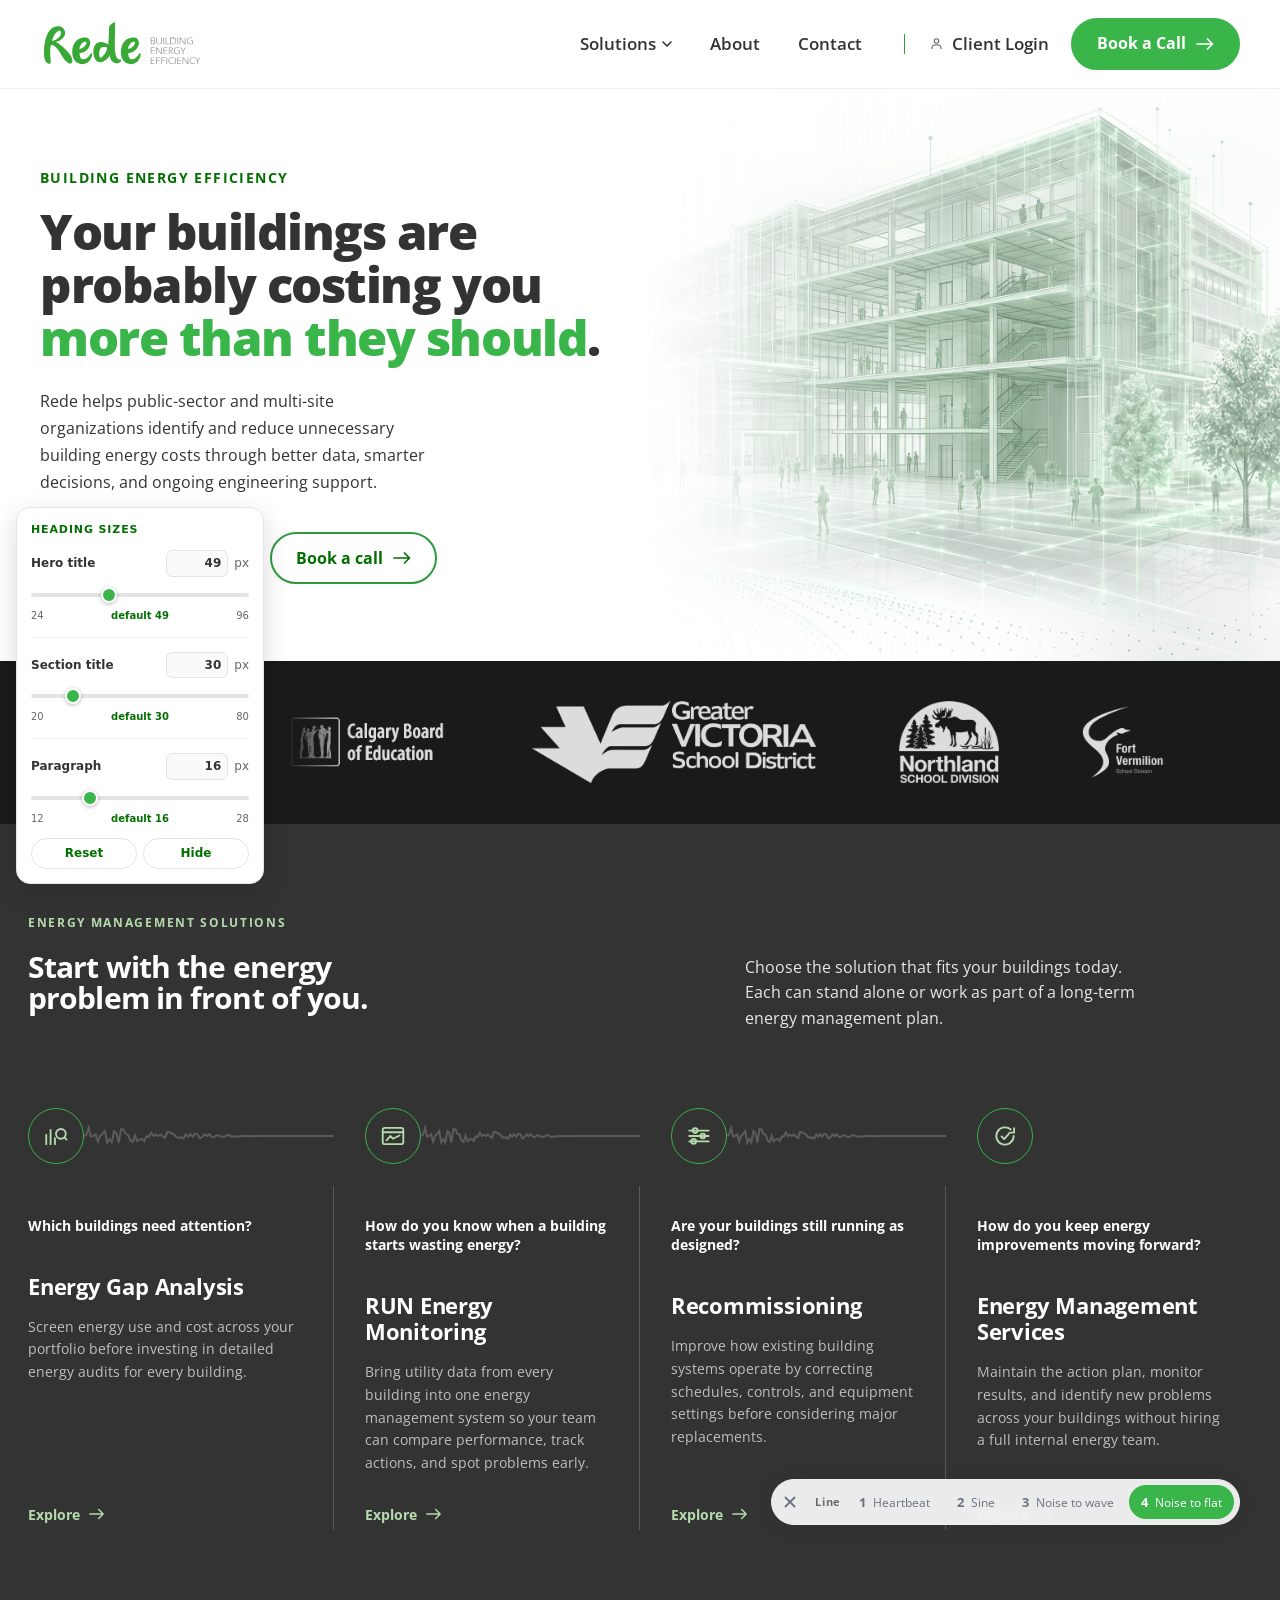
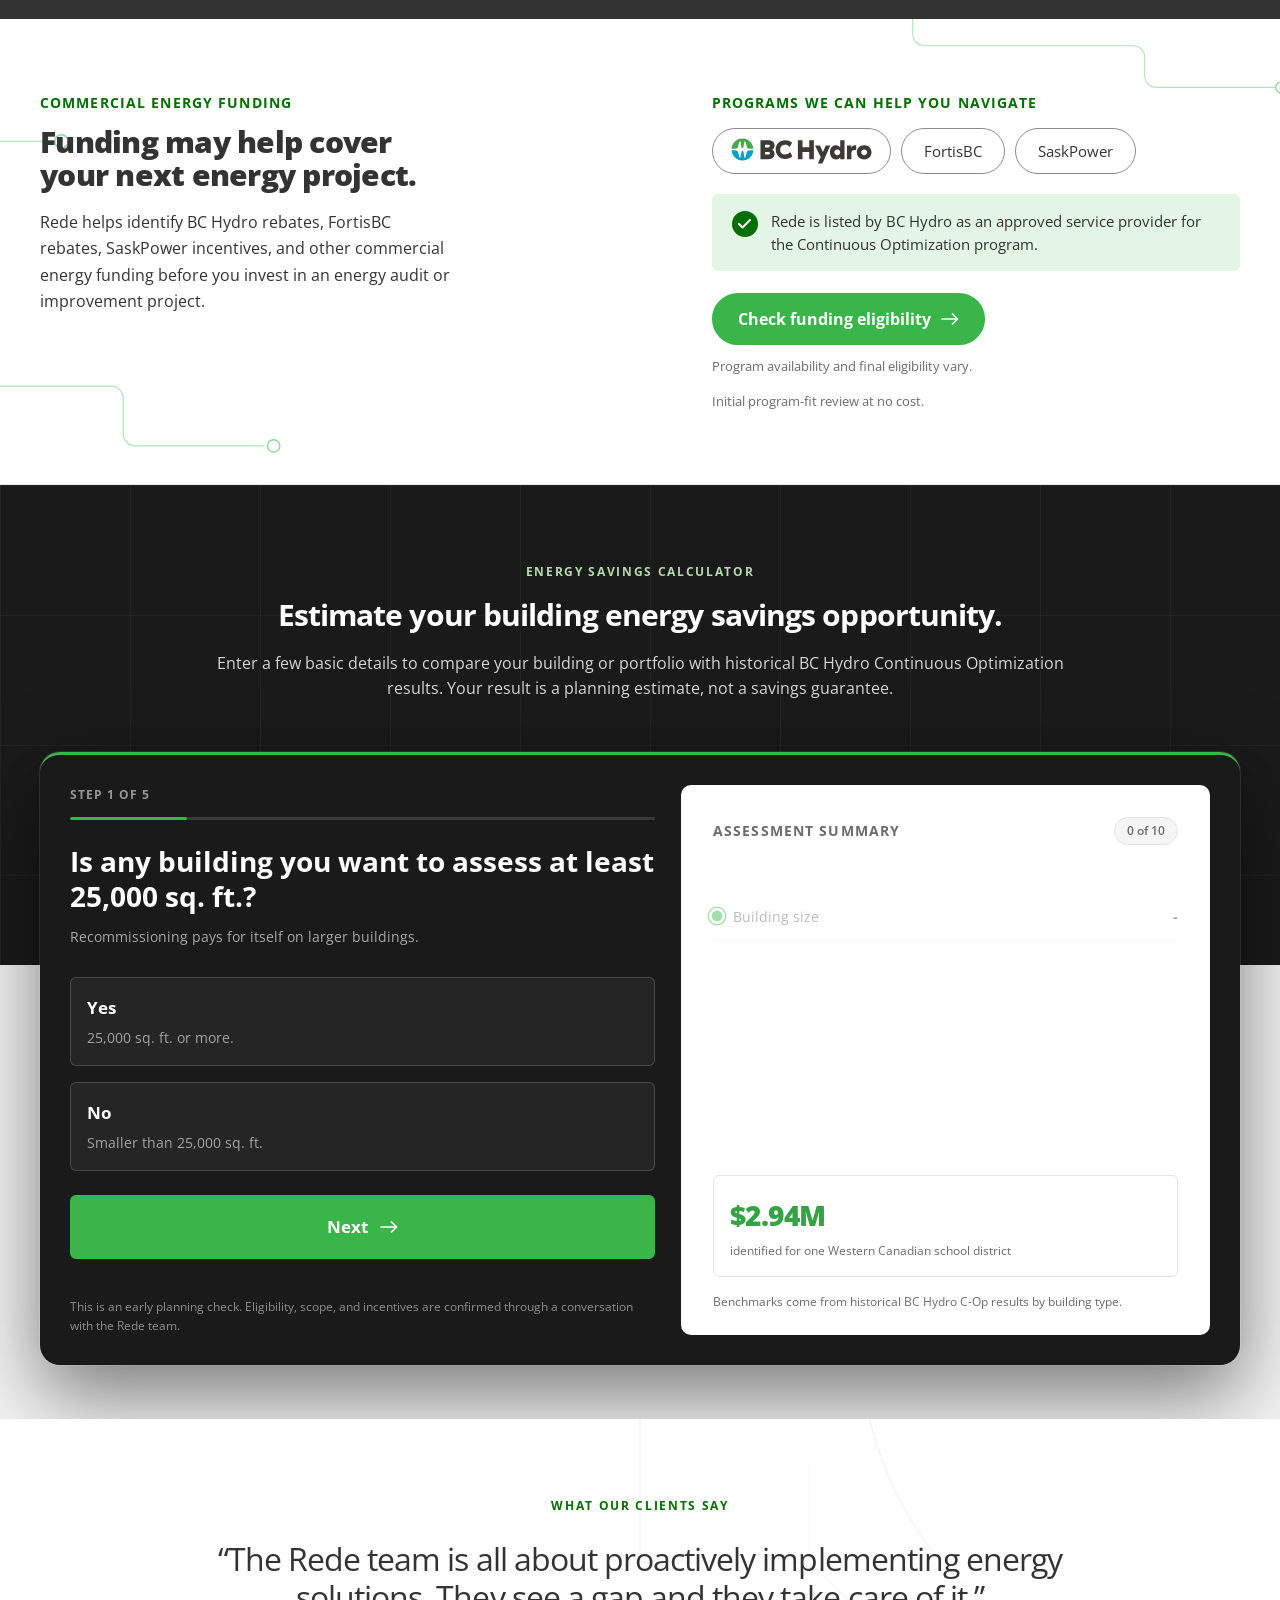
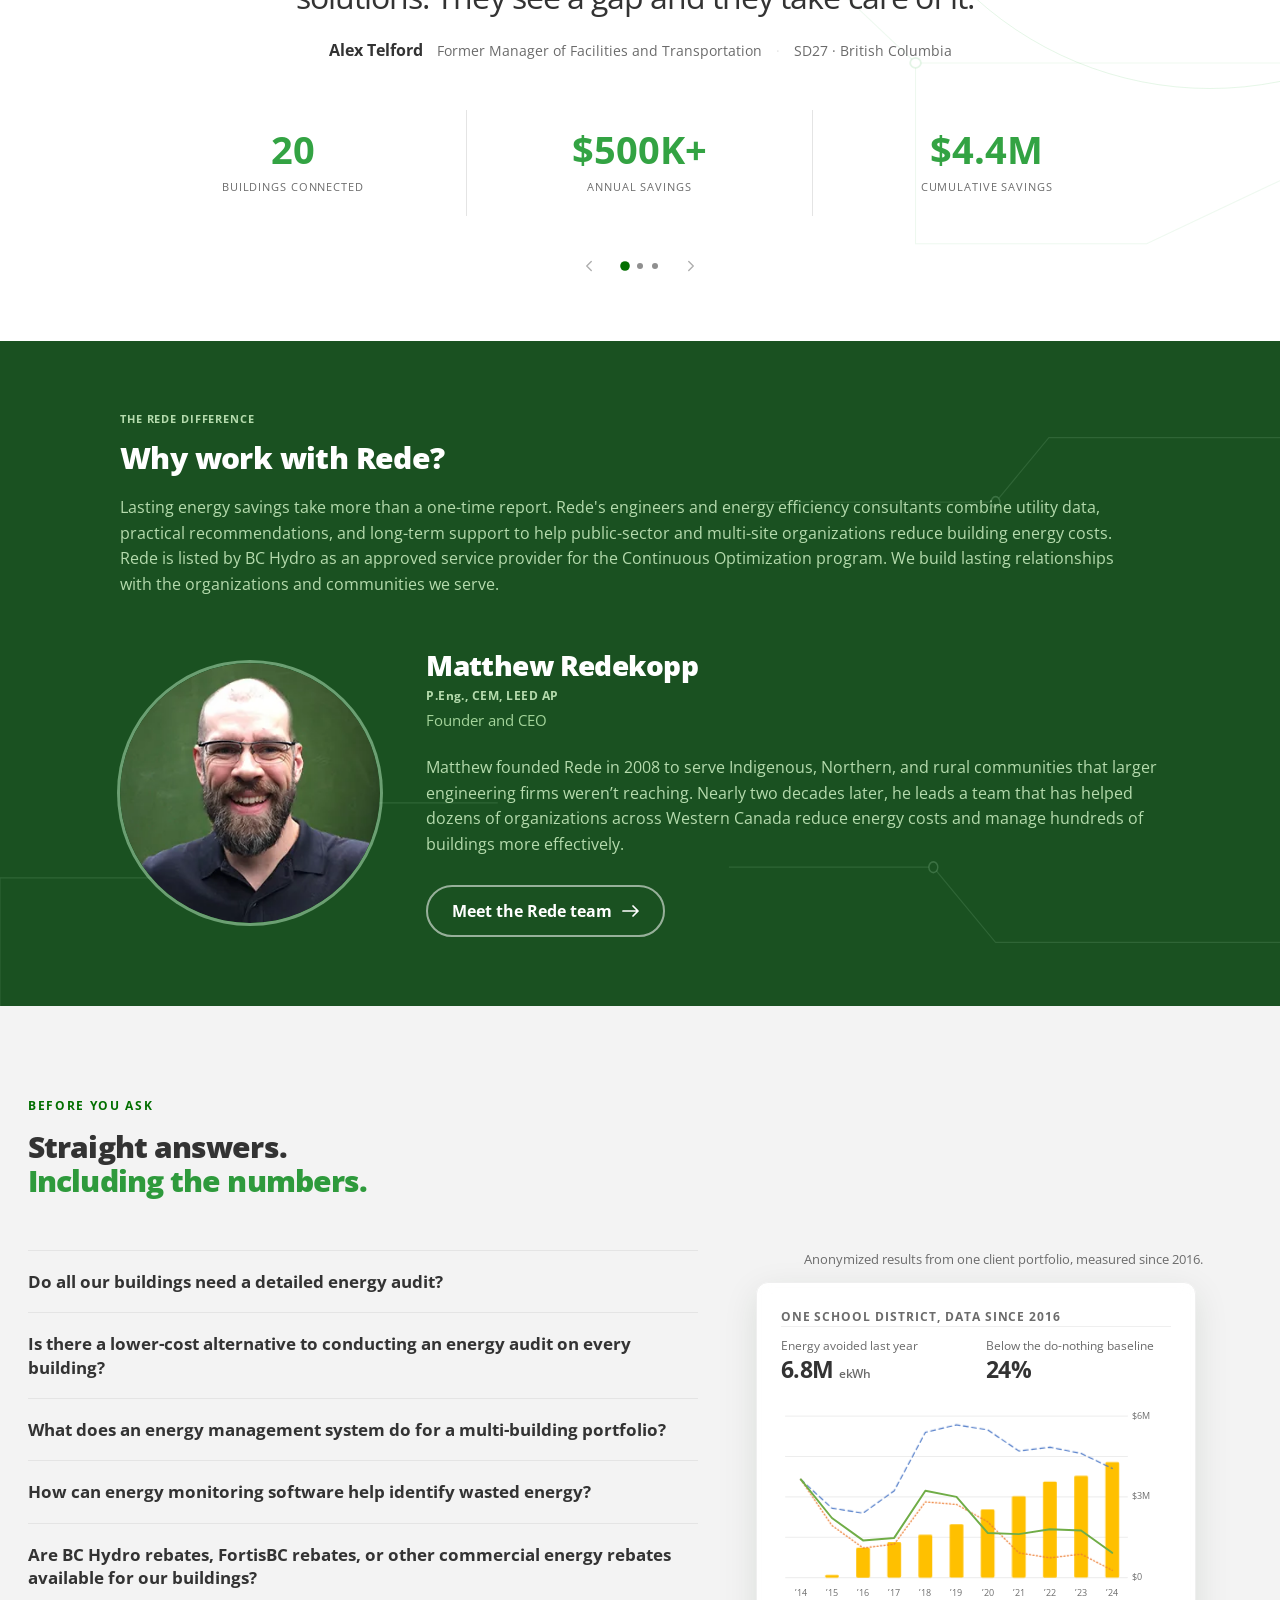
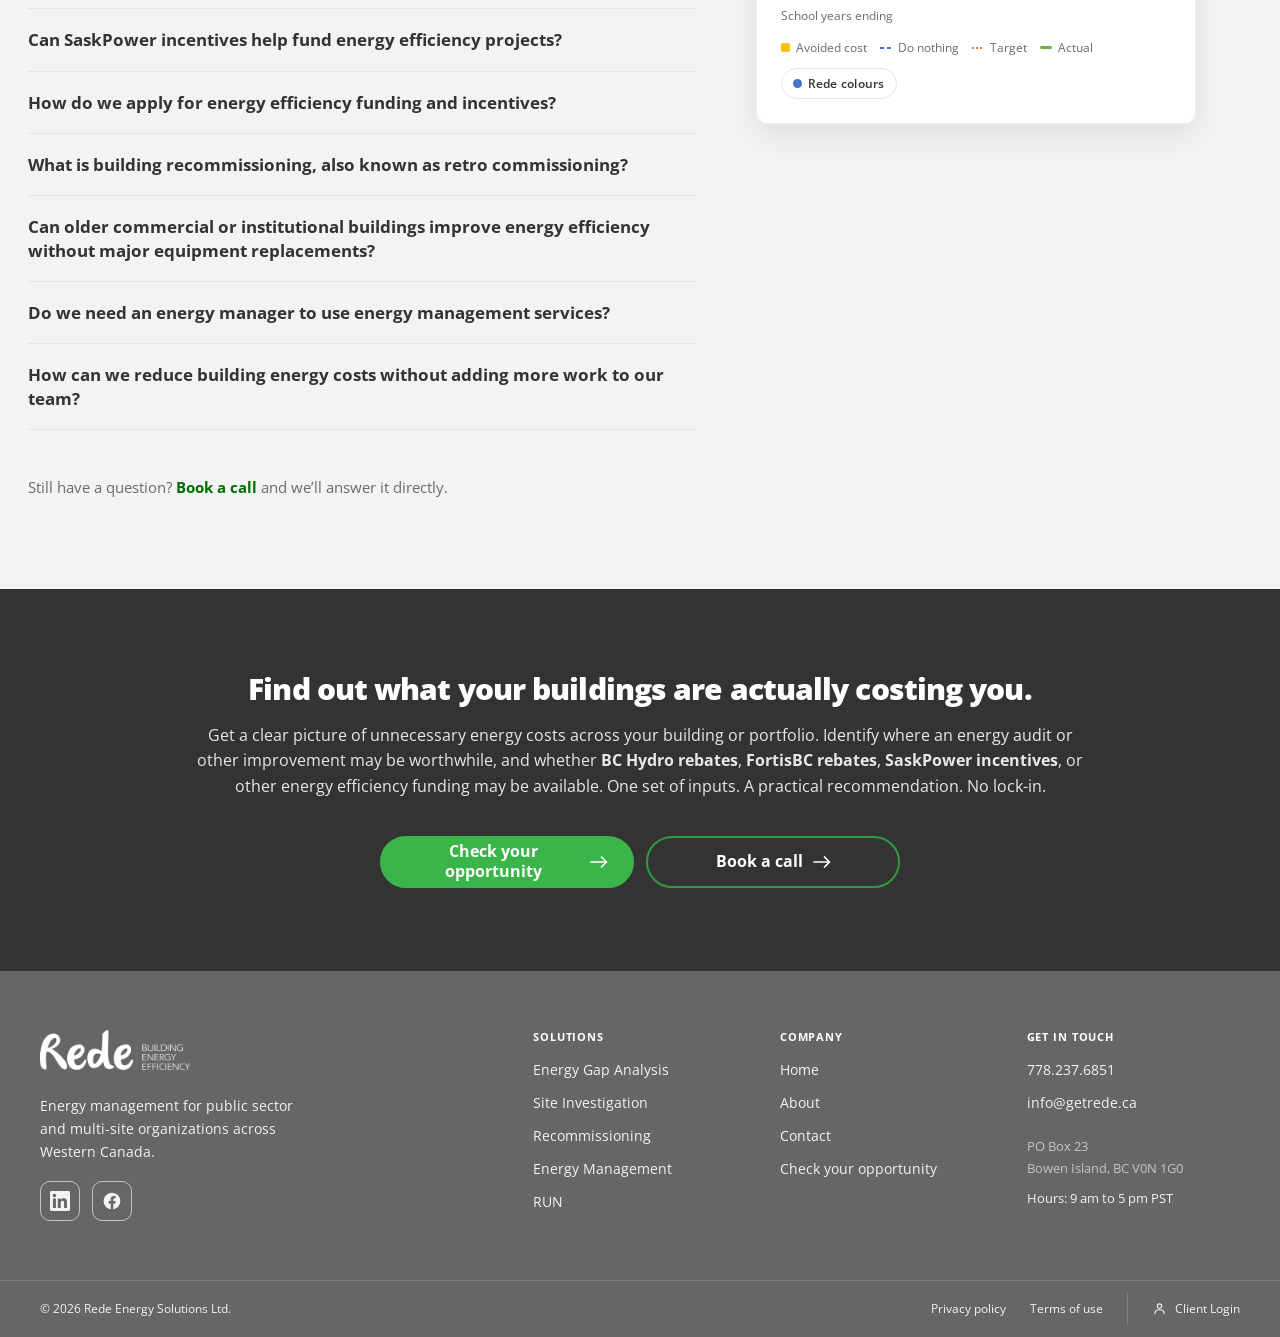
<file: index.html>
<!DOCTYPE html>
<html lang="en-CA">
<head>
<meta charset="UTF-8">
<meta name="viewport" content="width=device-width, initial-scale=1.0">
<title>Rede Energy Solutions | Building Energy Efficiency</title>
<meta name="description" content="Rede helps public sector and multi-site organizations find and recover unnecessary energy costs through better data, smarter decisions, and engineering expertise that stays engaged for the long term.">

<!-- Maqueta de trabajo interna. No debe indexarse. -->
<meta name="robots" content="noindex, nofollow">

<link rel="preconnect" href="https://fonts.googleapis.com">
<link rel="preconnect" href="https://fonts.gstatic.com" crossorigin>
<link href="https://fonts.googleapis.com/css2?family=Open+Sans:wght@400;600;700;800&display=swap" rel="stylesheet">

<link rel="stylesheet" href="css/tokens.css?v=202610231214">
<link rel="stylesheet" href="css/style.css?v=202610231214">
<link rel="stylesheet" href="css/d2.css?v=202610231214">
<link rel="stylesheet" href="css/d2-variantes.css?v=202610231214">
<!-- selector.css retirado con el selector de version (3/9/2026): solo
     define .selector-v y una regla que lo recolocaba en modo edicion.
     Las otras dos paginas lo siguen cargando. -->
<!-- Regulador de tamano de titulares: herramienta de trabajo -->
<link rel="stylesheet" href="css/ajuste-titulos.css?v=202610231214">
</head>
<body class="d2 home-page">

<!-- ==========================================================================
     BARRA SUPERIOR
     Enlaces secundarios, como en la referencia. Saca Client Login del
     header principal y le deja sitio a la navegacion.
     ========================================================================== -->
<!-- ==========================================================================
     HEADER
     Al montarlo en Elementor: UN SOLO contenedor raiz.
     Ver Get Rede/WORDPRESS-ARRANQUE.md, esto costo 6 horas en BCGGA.
     ========================================================================== -->
<header class="header" id="header">
  <div class="header__inner">

    <a href="index.html" class="header__logo" aria-label="Rede Energy Solutions, home">
      <img src="assets/Rede-logo.svg" alt="Rede, Building Energy Efficiency" width="360" height="108">
    </a>

    <nav class="nav" aria-label="Main">
      <ul class="nav__list">
        <li class="nav__item nav__item--has-drop">
          <button class="nav__link nav__toggle" aria-expanded="false" aria-controls="drop-solutions">
            Solutions
            <svg class="nav__caret" width="10" height="6" viewBox="0 0 10 6" aria-hidden="true">
              <path d="M1 1l4 4 4-4" fill="none" stroke="currentColor" stroke-width="1.6"
                    stroke-linecap="round" stroke-linejoin="round"/>
            </svg>
          </button>
          <div class="nav__drop" id="drop-solutions" hidden>

            <ul class="nav__drop__lista">
              <li>
                <a href="energy-gap-analysis.html" data-mega-img="assets/img/banners/senal-1.jpg" data-mega-cif="9.5%" data-mega-txt="average historical cost reduction for schools.">
                  <span class="nav__drop__icono" aria-hidden="true">
                    <!-- Lupa sobre grafico: el diagnostico -->
                    <svg width="22" height="22" viewBox="0 0 24 24" fill="none">
                      <circle cx="10.5" cy="10.5" r="6.5" stroke="currentColor" stroke-width="1.8"/>
                      <path d="M15.5 15.5L21 21" stroke="currentColor" stroke-width="1.8" stroke-linecap="round"/>
                      <path d="M8 11.5v2M10.5 8.5v5M13 10v3.5" stroke="currentColor" stroke-width="1.6" stroke-linecap="round"/>
                    </svg>
                  </span>
                  <span>Energy Gap Analysis<small>Affordable one-time diagnostic</small></span>
                </a>
              </li>

              <li>
                <a href="run.html" data-mega-img="assets/img/banners/consumo-descendente.jpg" data-mega-cif="$2.94M" data-mega-txt="identified for one Western Canadian school district.">
                  <span class="nav__drop__icono" aria-hidden="true">
                    <!-- Panel de control: la plataforma -->
                    <svg width="22" height="22" viewBox="0 0 24 24" fill="none">
                      <rect x="3" y="4" width="18" height="16" rx="2" stroke="currentColor" stroke-width="1.8"/>
                      <path d="M3 9h18" stroke="currentColor" stroke-width="1.8"/>
                      <path d="M7 13v3M11 12v4M15 14v2" stroke="currentColor" stroke-width="1.8" stroke-linecap="round"/>
                    </svg>
                  </span>
                  <span>RUN<small>Utility management platform</small></span>
                </a>
              </li>

              <li>
                <a href="recommissioning.html" data-mega-img="assets/img/banners/esquema-mecanico.jpg" data-mega-cif="1.8 yrs" data-mega-txt="average simple payback across school projects.">
                  <span class="nav__drop__icono" aria-hidden="true">
                    <!-- Llave inglesa: el ajuste de la instalacion.
                         Un solo trazo cerrado: boca abierta arriba y mango en
                         diagonal. El anterior llevaba un fragmento suelto que
                         se leia como un trazo roto. -->
                    <svg width="22" height="22" viewBox="0 0 24 24" fill="none">
                      <path d="M15.6 3.4a5 5 0 00-4.9 8.3l-6.4 6.4a1.9 1.9 0 002.6 2.6l6.4-6.4a5 5 0 008.3-4.9l-3.1 3.1-3.4-.6-.6-3.4 3.1-3.1z"
                            stroke="currentColor" stroke-width="1.7" stroke-linejoin="round"/>
                    </svg>
                  </span>
                  <span>Recommissioning<small>Project-based service</small></span>
                </a>
              </li>

              <li>
                <a href="energy-management.html" data-mega-img="assets/img/banners/senal-3.jpg" data-mega-cif="2008" data-mega-txt="working with public sector portfolios since.">
                  <span class="nav__drop__icono" aria-hidden="true">
                    <!-- Ciclo continuo: el programa que no termina.
                         Puntas en V tangentes al arco. Las anteriores eran
                         escuadras y no se leian como flecha. -->
                    <svg width="22" height="22" viewBox="0 0 24 24" fill="none">
                      <path d="M20.5 12a8.5 8.5 0 01-14.6 5.9" stroke="currentColor"
                            stroke-width="1.7" stroke-linecap="round"/>
                      <path d="M3.5 12a8.5 8.5 0 0114.6-5.9" stroke="currentColor"
                            stroke-width="1.7" stroke-linecap="round"/>
                      <path d="M9.4 18.4L5.9 17.9l-.5 3.5" stroke="currentColor"
                            stroke-width="1.7" stroke-linecap="round" stroke-linejoin="round"/>
                      <path d="M14.6 5.6l3.5.5.5-3.5" stroke="currentColor"
                            stroke-width="1.7" stroke-linecap="round" stroke-linejoin="round"/>
                    </svg>
                  </span>
                  <span>Energy Management<small>Full-service program</small></span>
                </a>
              </li>
            </ul>

            <!-- El destacado: en la referencia es una imagen suelta. Aqui la
                 imagen va de fondo y encima el dato que Rede tiene que contar. -->
            <div class="nav__drop__destacado">
              <picture><source srcset="assets/img/banners/esquema-mecanico.webp" type="image/webp"><img src="assets/img/banners/esquema-mecanico.jpg" alt="" aria-hidden="true" decoding="async" data-mega-destino></picture>
              <p class="nav__drop__cifra" data-mega-cifra>$2.94M</p>
              <p class="nav__drop__texto" data-mega-texto>
                identified for one Western Canadian school district.
              </p>
              <a href="#calculator" class="nav__drop__enlace">
                Check your opportunity
                <svg width="18" height="12" viewBox="0 0 18 12" aria-hidden="true">
                  <path d="M11.5 1L16.5 6L11.5 11M16 6H1" fill="none" stroke="currentColor"
                        stroke-width="1.8" stroke-linecap="round" stroke-linejoin="round"/>
                </svg>
              </a>
            </div>

          </div>
        </li>
        <li class="nav__item"><a class="nav__link" href="about.html">About</a></li>
        <li class="nav__item"><a class="nav__link" href="contact.html">Contact</a></li>
      </ul>
    </nav>

    <div class="header__actions">
      <a href="client-login.html" class="d2-btn d2-btn--linea header__login-btn">
        <svg width="15" height="15" viewBox="0 0 24 24" fill="none" aria-hidden="true">
          <circle cx="12" cy="8" r="3.5" stroke="currentColor" stroke-width="1.8"/>
          <path d="M4.5 20c0-3.6 3.4-6 7.5-6s7.5 2.4 7.5 6" stroke="currentColor"
                stroke-width="1.8" stroke-linecap="round"/>
        </svg>
        Client Login
      </a>
      <a href="contact.html" class="d2-btn d2-btn--solido">
        Book a Call
        <svg width="18" height="12" viewBox="0 0 18 12" aria-hidden="true">
          <path d="M11.5 1L16.5 6L11.5 11M16 6H1" fill="none" stroke="currentColor"
                stroke-width="1.7" stroke-linecap="round" stroke-linejoin="round"/>
        </svg>
      </a>
    </div>

    <button class="burger" aria-label="Open menu" aria-expanded="false" aria-controls="mobile-menu">
      <span></span><span></span><span></span>
    </button>
  </div>

    <!-- El velo: atenua la pagina y es la zona de cierre al tocar fuera. -->
  <div class="menu-velo" id="menu-velo" hidden></div>

  <div class="mobile-menu" id="mobile-menu" hidden>

    <!-- El panel tapa el header entero, asi que la marca se repite aqui: sin
         ella el menu abierto no dice de quien es. -->
    <a href="index.html" class="mobile-menu__logo" aria-label="Rede Energy Solutions, home">
      <img src="assets/Rede-logo.svg" alt="Rede, Building Energy Efficiency" width="360" height="108">
    </a>

    <nav aria-label="Mobile">

      <p class="mobile-menu__rotulo">Solutions</p>
      <div class="mobile-menu__sub">
        <a href="energy-gap-analysis.html">
          <span class="mobile-menu__icono" aria-hidden="true">
            <svg width="22" height="22" viewBox="0 0 24 24" fill="none">
              <circle cx="10.5" cy="10.5" r="6.5" stroke="currentColor" stroke-width="1.8"/>
              <path d="M15.5 15.5L21 21" stroke="currentColor" stroke-width="1.8" stroke-linecap="round"/>
              <path d="M8 11.5v2M10.5 8.5v5M13 10v3.5" stroke="currentColor" stroke-width="1.6" stroke-linecap="round"/>
              </svg>
          </span>
          <span>Energy Gap Analysis<small>Affordable one-time diagnostic</small></span>
        </a>
        <a href="run.html">
          <span class="mobile-menu__icono" aria-hidden="true">
            <svg width="22" height="22" viewBox="0 0 24 24" fill="none">
              <rect x="3" y="4" width="18" height="16" rx="2" stroke="currentColor" stroke-width="1.8"/>
              <path d="M3 9h18" stroke="currentColor" stroke-width="1.8"/>
              <path d="M7 13v3M11 12v4M15 14v2" stroke="currentColor" stroke-width="1.8" stroke-linecap="round"/>
              </svg>
          </span>
          <span>RUN<small>Utility management platform</small></span>
        </a>
        <a href="recommissioning.html">
          <span class="mobile-menu__icono" aria-hidden="true">
            <svg width="22" height="22" viewBox="0 0 24 24" fill="none">
              <path d="M15.6 3.4a5 5 0 00-4.9 8.3l-6.4 6.4a1.9 1.9 0 002.6 2.6l6.4-6.4a5 5 0 008.3-4.9l-3.1 3.1-3.4-.6-.6-3.4 3.1-3.1z"
              stroke="currentColor" stroke-width="1.7" stroke-linejoin="round"/>
              </svg>
          </span>
          <span>Recommissioning<small>Project-based service</small></span>
        </a>
        <a href="energy-management.html">
          <span class="mobile-menu__icono" aria-hidden="true">
            <svg width="22" height="22" viewBox="0 0 24 24" fill="none">
              <path d="M20.5 12a8.5 8.5 0 01-14.6 5.9" stroke="currentColor"
              stroke-width="1.7" stroke-linecap="round"/>
              <path d="M3.5 12a8.5 8.5 0 0114.6-5.9" stroke="currentColor"
              stroke-width="1.7" stroke-linecap="round"/>
              <path d="M9.4 18.4L5.9 17.9l-.5 3.5" stroke="currentColor"
              stroke-width="1.7" stroke-linecap="round" stroke-linejoin="round"/>
              <path d="M14.6 5.6l3.5.5.5-3.5" stroke="currentColor"
              stroke-width="1.7" stroke-linecap="round" stroke-linejoin="round"/>
              </svg>
          </span>
          <span>Energy Management<small>Full-service program</small></span>
        </a>
      </div>

      <a href="about.html" class="mobile-menu__raiz">About</a>
      <a href="contact.html" class="mobile-menu__raiz">Contact</a>
      <a href="client-login.html" class="mobile-menu__raiz">Client Login</a>
    </nav>

    <a href="contact.html" class="btn btn--primary btn--block">Book a Call</a>
  </div>
</header>


<!-- ==========================================================================
     HERO

     Copy aprobado, sin cambios. El fondo es el render de la empresa: dibujo
     a lapiz de los edificios con lineas de circuito verdes.
     ========================================================================== -->
<!-- ==========================================================================
     HERO — CARRUSEL DE VARIANTES

     Tres versiones del mismo hero para elegir. No gira solo: se cambia con
     los controles, con el teclado o arrastrando en el movil.

     Las tres comparten el MISMO marcado. Lo unico que cambia es una clase en
     la seccion, asi que lo que se compara es la misma pieza con un ajuste,
     sin diferencias escondidas de maquetacion.

     Es andamiaje de decision: al elegir una, se quedan la diapositiva
     ganadora y se retira el resto.
     ========================================================================== -->

<div class="d2-caru" id="caru-hero" data-caru data-caru-fijo="0">

  <div class="d2-caru__diapo es-activa" role="tabpanel" aria-label="Option 1: Original hero">
    <section class="d2-hero">

      <picture><source srcset="assets/img/hero-distrito.webp" type="image/webp"><img class="d2-hero__fondo es-enc-escena" src="assets/img/hero-distrito.jpg"
           alt="" aria-hidden="true" width="1920" height="1304" fetchpriority="high"></picture>

      <div class="d2-hero__inner">

        <div class="d2-hero__texto">
          <p class="d2-hero__eyebrow d2-entra">Building Energy Efficiency</p>

          <h1 class="d2-hero__titulo d2-entra">
            Your buildings are probably costing you <span class="acento">more than they should</span>.
          </h1>

          <p class="d2-hero__lead d2-entra">
            Rede helps public-sector and multi-site organizations identify and reduce unnecessary building energy costs through better data, smarter decisions, and ongoing engineering support.
          </p>

          <div class="d2-hero__acciones d2-entra">
            <a href="#solutions" class="d2-btn d2-btn--solido">
              Explore solutions
              <svg width="18" height="12" viewBox="0 0 18 12" aria-hidden="true">
                <path d="M11.5 1L16.5 6L11.5 11M16 6H1" fill="none" stroke="currentColor"
                      stroke-width="1.7" stroke-linecap="round" stroke-linejoin="round"/>
              </svg>
            </a>
            <a href="contact.html" class="d2-btn d2-btn--linea">
              Book a call
              <svg width="18" height="12" viewBox="0 0 18 12" aria-hidden="true">
                <path d="M11.5 1L16.5 6L11.5 11M16 6H1" fill="none" stroke="currentColor"
                      stroke-width="1.7" stroke-linecap="round" stroke-linejoin="round"/>
              </svg>
            </a>
          </div>
        </div>

          <!-- EL PANEL DE DATOS SE MUDO AL FAQ (16/9/2026)

          La grafica de los doce anos, con su rotulo y sus dos cifras, vive
          ahora en la seccion de preguntas: es donde el titular promete
          numeros --"Straight answers. Including the numbers."-- y donde el
          dato responde a algo que el visitante acaba de preguntarse.

          El hero se queda solo con la ilustracion del edificio. -->
      </div>
    </section>
  </div>

  <div class="d2-caru__diapo" role="tabpanel" aria-label="Option 2: Smaller panel, render on the right" hidden>
    <section class="d2-hero es-variante-b">

      <picture><source srcset="assets/img/building-render.webp" type="image/webp"><img class="d2-hero__fondo" src="assets/img/building-render.jpg"
           alt="" aria-hidden="true" width="1920" height="1047" fetchpriority="high"></picture>

      <div class="d2-hero__inner">

        <div class="d2-hero__texto">
          <p class="d2-hero__eyebrow d2-entra">Building Energy Efficiency</p>

          <h1 class="d2-hero__titulo d2-entra">
            Your buildings are probably costing you <span class="acento">more than they should</span>.
          </h1>

          <p class="d2-hero__lead d2-entra">
            Rede helps public-sector and multi-site organizations identify and reduce unnecessary building energy costs through better data, smarter decisions, and ongoing engineering support.
          </p>

          <div class="d2-hero__acciones d2-entra">
            <a href="#solutions" class="d2-btn d2-btn--solido">
              Explore solutions
              <svg width="18" height="12" viewBox="0 0 18 12" aria-hidden="true">
                <path d="M11.5 1L16.5 6L11.5 11M16 6H1" fill="none" stroke="currentColor"
                      stroke-width="1.7" stroke-linecap="round" stroke-linejoin="round"/>
              </svg>
            </a>
            <a href="contact.html" class="d2-btn d2-btn--linea">
              Book a call
              <svg width="18" height="12" viewBox="0 0 18 12" aria-hidden="true">
                <path d="M11.5 1L16.5 6L11.5 11M16 6H1" fill="none" stroke="currentColor"
                      stroke-width="1.7" stroke-linecap="round" stroke-linejoin="round"/>
              </svg>
            </a>
          </div>
        </div>

      </div>
    </section>
  </div>

  <div class="d2-caru__diapo" role="tabpanel" aria-label="Option 3: Translucent panel, render on the right" hidden>
    <section class="d2-hero es-variante-c">

      <picture><source srcset="assets/img/building-render.webp" type="image/webp"><img class="d2-hero__fondo" src="assets/img/building-render.jpg"
           alt="" aria-hidden="true" width="1920" height="1047" fetchpriority="high"></picture>

      <div class="d2-hero__inner">

        <div class="d2-hero__texto">
          <p class="d2-hero__eyebrow d2-entra">Building Energy Efficiency</p>

          <h1 class="d2-hero__titulo d2-entra">
            Your buildings are probably costing you <span class="acento">more than they should</span>.
          </h1>

          <p class="d2-hero__lead d2-entra">
            Rede helps public-sector and multi-site organizations identify and reduce unnecessary building energy costs through better data, smarter decisions, and ongoing engineering support.
          </p>

          <div class="d2-hero__acciones d2-entra">
            <a href="#solutions" class="d2-btn d2-btn--solido">
              Explore solutions
              <svg width="18" height="12" viewBox="0 0 18 12" aria-hidden="true">
                <path d="M11.5 1L16.5 6L11.5 11M16 6H1" fill="none" stroke="currentColor"
                      stroke-width="1.7" stroke-linecap="round" stroke-linejoin="round"/>
              </svg>
            </a>
            <a href="contact.html" class="d2-btn d2-btn--linea">
              Book a call
              <svg width="18" height="12" viewBox="0 0 18 12" aria-hidden="true">
                <path d="M11.5 1L16.5 6L11.5 11M16 6H1" fill="none" stroke="currentColor"
                      stroke-width="1.7" stroke-linecap="round" stroke-linejoin="round"/>
              </svg>
            </a>
          </div>
        </div>

      </div>
    </section>
  </div>

  <div class="d2-caru__mandos">
    <button class="d2-caru__ocultar" type="button" data-caru-ocultar aria-expanded="true" aria-label="Close options">
      <svg width="12" height="12" viewBox="0 0 12 12" aria-hidden="true"><path d="M1.5 1.5l9 9M10.5 1.5l-9 9" fill="none" stroke="currentColor" stroke-width="1.8" stroke-linecap="round"/></svg>
    </button>
    <button class="d2-caru__flecha" type="button" data-caru-ir="-1" aria-label="Previous hero">
      <svg width="9" height="14" viewBox="0 0 9 14" aria-hidden="true"><path d="M7.5 1L1.5 7l6 6" fill="none" stroke="currentColor" stroke-width="1.8" stroke-linecap="round" stroke-linejoin="round"/></svg>
    </button>

    <div class="d2-caru__puntos" role="tablist" aria-label="Hero version">
      <button class="d2-caru__punto es-activo" type="button" role="tab" aria-selected="true"  data-caru-a="0"><span>1</span><small>Original</small></button>
      <button class="d2-caru__punto"           type="button" role="tab" aria-selected="false" data-caru-a="1"><span>2</span><small>Smaller panel</small></button>
      <button class="d2-caru__punto"           type="button" role="tab" aria-selected="false" data-caru-a="2"><span>3</span><small>Translucent</small></button>
    </div>

    <button class="d2-caru__flecha" type="button" data-caru-ir="1" aria-label="Next hero">
      <svg width="9" height="14" viewBox="0 0 9 14" aria-hidden="true"><path d="M1.5 1l6 6-6 6" fill="none" stroke="currentColor" stroke-width="1.8" stroke-linecap="round" stroke-linejoin="round"/></svg>
    </button>
  </div>
</div>


<!-- ==========================================================================
     BARRA DE LOGOS: MARQUEE

     Logos reales de clientes, en blanco y negro con fondo transparente.
     Los duplicados llevan aria-hidden: son copia visual para el bucle, no
     contenido que deba leer un lector de pantalla.
     ========================================================================== -->
<!-- ==========================================================================
     LOGOS DE CLIENTE — CARRUSEL DE VARIANTES

     Tres formas de presentar las mismas tres piezas de copy:
     el titular, la etiqueta y la cifra de $4.4M.
     ========================================================================== -->

<!-- Variante fijada: Three blocks. Las otras dos siguen en el marcado,
     ocultas. Para recuperarlas basta quitar data-caru-fijo. -->
<div class="d2-caru" id="caru-logos" data-caru data-caru-fijo="1">

  <div class="d2-caru__diapo es-activa" role="tabpanel" aria-label="Option 1: Marquee">
    <section class="d2-logos" aria-labelledby="logos-titulo">
      <p class="d2-logos__titulo" id="logos-titulo">
        Public sector portfolios we have worked with
      </p>

      <div class="d2-marquee">

        <div class="d2-marquee__pista">
          <!-- Cuatro distritos, repetidos hasta cubrir el ancho -->
          <img src="assets/img/logos-clientes/calgary-board.png" alt="Calgary Board of Education" width="200" height="200" loading="eager" decoding="async">
          <img src="assets/img/logos-clientes/greater-victoria.png" alt="Greater Victoria School District" width="200" height="200" loading="eager" decoding="async">
          <img src="assets/img/logos-clientes/northland.png" alt="Northland School Division" width="200" height="200" loading="eager" decoding="async">
          <img src="assets/img/logos-clientes/fort-vermilion.png" alt="Fort Vermilion School Division" width="200" height="200" loading="eager" decoding="async">
          <img src="assets/img/logos-clientes/calgary-board.png" alt="Calgary Board of Education" width="200" height="200" loading="eager" decoding="async">
          <img src="assets/img/logos-clientes/greater-victoria.png" alt="Greater Victoria School District" width="200" height="200" loading="eager" decoding="async">
          <img src="assets/img/logos-clientes/northland.png" alt="Northland School Division" width="200" height="200" loading="eager" decoding="async">
          <img src="assets/img/logos-clientes/fort-vermilion.png" alt="Fort Vermilion School Division" width="200" height="200" loading="eager" decoding="async">
          <img src="assets/img/logos-clientes/calgary-board.png" alt="Calgary Board of Education" width="200" height="200" loading="eager" decoding="async">
          <img src="assets/img/logos-clientes/greater-victoria.png" alt="Greater Victoria School District" width="200" height="200" loading="eager" decoding="async">
          <!-- Duplicado exacto: el bucle desplaza -50%, asi que las
               dos mitades tienen que ser identicas -->
          <img src="assets/img/logos-clientes/calgary-board.png" alt="" aria-hidden="true" width="200" height="200" loading="eager" decoding="async">
          <img src="assets/img/logos-clientes/greater-victoria.png" alt="" aria-hidden="true" width="200" height="200" loading="eager" decoding="async">
          <img src="assets/img/logos-clientes/northland.png" alt="" aria-hidden="true" width="200" height="200" loading="eager" decoding="async">
          <img src="assets/img/logos-clientes/fort-vermilion.png" alt="" aria-hidden="true" width="200" height="200" loading="eager" decoding="async">
          <img src="assets/img/logos-clientes/calgary-board.png" alt="" aria-hidden="true" width="200" height="200" loading="eager" decoding="async">
          <img src="assets/img/logos-clientes/greater-victoria.png" alt="" aria-hidden="true" width="200" height="200" loading="eager" decoding="async">
          <img src="assets/img/logos-clientes/northland.png" alt="" aria-hidden="true" width="200" height="200" loading="eager" decoding="async">
          <img src="assets/img/logos-clientes/fort-vermilion.png" alt="" aria-hidden="true" width="200" height="200" loading="eager" decoding="async">
          <img src="assets/img/logos-clientes/calgary-board.png" alt="" aria-hidden="true" width="200" height="200" loading="eager" decoding="async">
          <img src="assets/img/logos-clientes/greater-victoria.png" alt="" aria-hidden="true" width="200" height="200" loading="eager" decoding="async">
        </div>

        <div class="d2-marquee__pista d2-marquee__pista--inversa">
          <!-- Los otros tres, en sentido contrario -->
          <img src="assets/img/logos-clientes/cariboo-chilcotin.png" alt="Cariboo Chilcotin School District" width="200" height="200" loading="eager" decoding="async">
          <img src="assets/img/logos-clientes/sunshine-coast.png" alt="Sunshine Coast School District" width="200" height="200" loading="eager" decoding="async">
          <img src="assets/img/logos-clientes/grande-prairie.png" alt="Grande Prairie Public School Division" width="200" height="200" loading="eager" decoding="async">
          <img src="assets/img/logos-clientes/cariboo-chilcotin.png" alt="Cariboo Chilcotin School District" width="200" height="200" loading="eager" decoding="async">
          <img src="assets/img/logos-clientes/sunshine-coast.png" alt="Sunshine Coast School District" width="200" height="200" loading="eager" decoding="async">
          <img src="assets/img/logos-clientes/grande-prairie.png" alt="Grande Prairie Public School Division" width="200" height="200" loading="eager" decoding="async">
          <img src="assets/img/logos-clientes/cariboo-chilcotin.png" alt="Cariboo Chilcotin School District" width="200" height="200" loading="eager" decoding="async">
          <img src="assets/img/logos-clientes/sunshine-coast.png" alt="Sunshine Coast School District" width="200" height="200" loading="eager" decoding="async">
          <img src="assets/img/logos-clientes/grande-prairie.png" alt="Grande Prairie Public School Division" width="200" height="200" loading="eager" decoding="async">
          <img src="assets/img/logos-clientes/cariboo-chilcotin.png" alt="Cariboo Chilcotin School District" width="200" height="200" loading="eager" decoding="async">
          <!-- Duplicado exacto: el bucle desplaza -50%, asi que las
               dos mitades tienen que ser identicas -->
          <img src="assets/img/logos-clientes/cariboo-chilcotin.png" alt="" aria-hidden="true" width="200" height="200" loading="eager" decoding="async">
          <img src="assets/img/logos-clientes/sunshine-coast.png" alt="" aria-hidden="true" width="200" height="200" loading="eager" decoding="async">
          <img src="assets/img/logos-clientes/grande-prairie.png" alt="" aria-hidden="true" width="200" height="200" loading="eager" decoding="async">
          <img src="assets/img/logos-clientes/cariboo-chilcotin.png" alt="" aria-hidden="true" width="200" height="200" loading="eager" decoding="async">
          <img src="assets/img/logos-clientes/sunshine-coast.png" alt="" aria-hidden="true" width="200" height="200" loading="eager" decoding="async">
          <img src="assets/img/logos-clientes/grande-prairie.png" alt="" aria-hidden="true" width="200" height="200" loading="eager" decoding="async">
          <img src="assets/img/logos-clientes/cariboo-chilcotin.png" alt="" aria-hidden="true" width="200" height="200" loading="eager" decoding="async">
          <img src="assets/img/logos-clientes/sunshine-coast.png" alt="" aria-hidden="true" width="200" height="200" loading="eager" decoding="async">
          <img src="assets/img/logos-clientes/grande-prairie.png" alt="" aria-hidden="true" width="200" height="200" loading="eager" decoding="async">
          <img src="assets/img/logos-clientes/cariboo-chilcotin.png" alt="" aria-hidden="true" width="200" height="200" loading="eager" decoding="async">
        </div>

      </div>
    </section>
  </div>

  <div class="d2-caru__diapo" role="tabpanel" aria-label="Option 2: Three blocks" hidden>
    <!-- ====================================================================
         OPCION 2 — tres bloques

         Izquierda:  el titular.
         Centro:     la etiqueta y, debajo, los logos.
         Derecha:    la cifra.

         Los logos NO se reparten entre columnas: estan todos en el centro,
         en marquesina. Repartidos, la misma marca aparecia dos veces y se
         leia como si fueran clientes distintos.

         Se ven cinco a la vez para que salgan grandes; el resto va
         entrando por la derecha. La pista esta duplicada: es lo que hace
         que el bucle no tenga un salto visible al reiniciar.
         ==================================================================== -->
    <section class="d2-logos--dos" data-logos-tono="oscuro">
      <div class="d2-logos--dos__inner">

        <!-- COLUMNA RETIRADA (4/9/2026): el titular. La seccion se deja solo
             con el eyebrow y los logos, mas sobria.

        <div class="d2-logos--dos__izq">
          <p class="d2-logos--dos__titular">
            Proven across[[br]]complex multi-site[[br]]portfolios
          </p>
        </div>
        -->

        <!-- La cifra vuelve (7/9/2026) y ahora va a la IZQUIERDA, sobre
             fondo oscuro: es la composicion que pidio el cliente. El copy
             es el que ya teniamos, sin tocar una palabra. -->
        <div class="d2-logos--dos__der">
          <p class="d2-logos--dos__cifra">$4.4M</p>
          <p class="d2-logos--dos__cifra-pie">Cumulative savings</p>
          <p class="d2-logos--dos__cifra-nota">for one client, over&nbsp;12&nbsp;years</p>
        </div>

        <div class="d2-logos--dos__centro">
          <!-- ETIQUETA RETIRADA (7/9/2026): la composicion que eligio el
               cliente no la lleva --la cifra de al lado ya dice que son
               estos logos--. Se deja escrita, no borrada: es copy aprobado
               y volver a ponerla es descomentar.
          <p class="d2-logos--dos__etiqueta">PUBLIC-SECTOR PORTFOLIOS WE&rsquo;VE WORKED WITH</p>
          -->

          <div class="d2-logos--dos__marquesina">
            <div class="d2-logos--dos__pista">
              <img src="assets/img/logos-clientes/calgary-board.png" alt="Calgary Board of Education" width="200" height="200" decoding="async">
              <img src="assets/img/logos-clientes/greater-victoria.png" alt="Greater Victoria School District" width="200" height="200" decoding="async">
              <img src="assets/img/logos-clientes/northland.png" alt="Northland School Division" width="200" height="200" decoding="async">
              <img src="assets/img/logos-clientes/fort-vermilion.png" alt="Fort Vermilion School Division" width="200" height="200" decoding="async">
              <img src="assets/img/logos-clientes/cariboo-chilcotin.png" alt="Cariboo Chilcotin School District" width="200" height="200" decoding="async">
              <img src="assets/img/logos-clientes/grande-prairie.png" alt="Grande Prairie Public Schools" width="200" height="200" decoding="async">
              <img src="assets/img/logos-clientes/sunshine-coast.png" alt="Sunshine Coast School District" width="200" height="200" decoding="async">
              <img src="assets/img/logos-clientes/calgary-board.png" alt="" aria-hidden="true" width="200" height="200" decoding="async">
              <img src="assets/img/logos-clientes/greater-victoria.png" alt="" aria-hidden="true" width="200" height="200" decoding="async">
              <img src="assets/img/logos-clientes/northland.png" alt="" aria-hidden="true" width="200" height="200" decoding="async">
              <img src="assets/img/logos-clientes/fort-vermilion.png" alt="" aria-hidden="true" width="200" height="200" decoding="async">
              <img src="assets/img/logos-clientes/cariboo-chilcotin.png" alt="" aria-hidden="true" width="200" height="200" decoding="async">
              <img src="assets/img/logos-clientes/grande-prairie.png" alt="" aria-hidden="true" width="200" height="200" decoding="async">
              <img src="assets/img/logos-clientes/sunshine-coast.png" alt="" aria-hidden="true" width="200" height="200" decoding="async">
            </div>
          </div>
        </div>


      </div>
    </section>

  </div>

  <div class="d2-caru__diapo" role="tabpanel" aria-label="Option 3: Focus band" hidden>
    <!-- ====================================================================
         OPCION 3 — FRANJA DE FOCO

         Las otras dos presentan los siete logos como iguales. Esta agrupa
         distinto: saca UNO y lo mete en la misma tarjeta que el $4.4M.

         El motivo es que la cifra se sostenga. Suelta en su columna --como
         en la opcion 2-- esta cerca de los logos pero no ligada a ninguno:
         afirma un ahorro sin dejar ver de quien. Dentro de un mismo marco
         que un logo, se lee como el resultado de ese cliente.

         Es el principio de region comun: un contorno visible agrupa mas
         fuerte que la simple cercania. Por eso la tarjeta lleva borde y no
         solo espacio en blanco.

         Los otros seis van al lado, apagados y quietos. No compiten; dan la
         escala ("son muchos distritos") mientras el protagonista sostiene
         el dato.

         Sin movimiento continuo a proposito: lo que se mueve no se lee, y
         estos logos solo aportan si se reconocen. La unica animacion es la
         entrada.
         ==================================================================== -->
    <section class="d2-foco" aria-labelledby="foco-titulo">
      <div class="d2-foco__inner">

        <div class="d2-foco__texto">
          <p class="d2-foco__titular" id="foco-titulo">
            Proven across<br>complex multi-site portfolios
          </p>
          <p class="d2-foco__etiqueta">PUBLIC-SECTOR PORTFOLIOS WE&rsquo;VE WORKED WITH</p>
        </div>

        <!-- La tarjeta: el logo y la cifra comparten marco. Eso es lo que
             ata el dato a un cliente concreto.

             PENDIENTE DE ERICK: falta confirmar cual de los siete distritos
             genero los $4.4M. Calgary Board esta de marcador de posicion.
             Cuando llegue la respuesta se cambia el src y el alt de esta
             imagen, y se saca ese distrito de la lista de al lado. -->
        <div class="d2-foco__prueba">
          <img class="d2-foco__prueba-logo"
               src="assets/img/logos-clientes/calgary-board.png"
               alt="Calgary Board of Education"
               width="400" height="200" loading="lazy" decoding="async">

          <div class="d2-foco__prueba-dato">
            <p class="d2-foco__cifra">$4.4M</p>
            <p class="d2-foco__cifra-pie">Cumulative savings</p>
            <p class="d2-foco__cifra-nota">for one client, over&nbsp;12&nbsp;years</p>
          </div>
        </div>

        <!-- Los seis restantes: campo de apoyo, sin movimiento -->
        <ul class="d2-foco__resto" aria-label="Other public-sector portfolios">
          <li><img src="assets/img/logos-clientes/greater-victoria.png" alt="Greater Victoria School District" width="693" height="200" loading="lazy" decoding="async"></li>
          <li><img src="assets/img/logos-clientes/northland.png" alt="Northland School Division" width="244" height="200" loading="lazy" decoding="async"></li>
          <li><img src="assets/img/logos-clientes/fort-vermilion.png" alt="Fort Vermilion School Division" width="200" height="200" loading="lazy" decoding="async"></li>
          <li><img src="assets/img/logos-clientes/cariboo-chilcotin.png" alt="Cariboo Chilcotin School District" width="400" height="200" loading="lazy" decoding="async"></li>
          <li><img src="assets/img/logos-clientes/grande-prairie.png" alt="Grande Prairie Public Schools" width="197" height="200" loading="lazy" decoding="async"></li>
          <li><img src="assets/img/logos-clientes/sunshine-coast.png" alt="Sunshine Coast School District" width="400" height="200" loading="lazy" decoding="async"></li>
        </ul>

      </div>
    </section>

  </div>

  <div class="d2-caru__mandos">
    <button class="d2-caru__ocultar" type="button" data-caru-ocultar aria-expanded="true" aria-label="Close options">
      <svg width="12" height="12" viewBox="0 0 12 12" aria-hidden="true"><path d="M1.5 1.5l9 9M10.5 1.5l-9 9" fill="none" stroke="currentColor" stroke-width="1.8" stroke-linecap="round"/></svg>
    </button>
    <button class="d2-caru__flecha" type="button" data-caru-ir="-1" aria-label="Previous option">
      <svg width="9" height="14" viewBox="0 0 9 14" aria-hidden="true"><path d="M7.5 1L1.5 7l6 6" fill="none" stroke="currentColor" stroke-width="1.8" stroke-linecap="round" stroke-linejoin="round"/></svg>
    </button>

    <div class="d2-caru__puntos" role="tablist" aria-label="Section version">
      <button class="d2-caru__punto es-activo" type="button" role="tab" aria-selected="true"  data-caru-a="0"><span>1</span><small>Marquee</small></button>
      <button class="d2-caru__punto"           type="button" role="tab" aria-selected="false" data-caru-a="1"><span>2</span><small>Three blocks</small></button>
      <button class="d2-caru__punto"           type="button" role="tab" aria-selected="false" data-caru-a="2"><span>3</span><small>Spotlight</small></button>
    </div>

    <button class="d2-caru__flecha" type="button" data-caru-ir="1" aria-label="Next option">
      <svg width="9" height="14" viewBox="0 0 9 14" aria-hidden="true"><path d="M1.5 1l6 6-6 6" fill="none" stroke="currentColor" stroke-width="1.8" stroke-linecap="round" stroke-linejoin="round"/></svg>
    </button>
  </div>
</div>


<!-- ==========================================================================
     SECCION RUTAS / SOLUTIONS — TRES VARIANTES

     El copy va LITERAL del aprobado (secciones/rutas.html): tres rutas,
     no cuatro ni cinco. El encargo hablaba de "cuatro servicios" y el
     documento del cliente (copy/word/document.xml) describe CINCO tarjetas
     con precio --Energy Gap Analysis, Recommissioning, RUN Intelligence,
     RUN Insights, Energy Management--. Ese reparto de cinco es de la PAGINA
     Solutions, no del bloque de la home. Aqui se respeta el bloque de la
     home, que agrupa esas cinco piezas en tres rutas por VERBO
     (Investigate / Optimize / Manage). No se inventa una cuarta ruta ni se
     bajan precios de la pagina interior: seria copy nuevo. Queda anotado
     como pregunta para Erick.

     Las tres variantes cambian el EJE REAL, no la piel:
       1. AUTOSELECCION  — se entra por la situacion del lector, no por el
                           servicio. El protagonista es la pregunta.
       2. ESCALERA       — un unico eje horizontal de compromiso creciente;
                           las rutas son tramos de una linea continua.
       3. COMPARATIVA    — matriz de filas: se lee por atributo cruzando las
                           tres rutas, no ruta por ruta.
     ========================================================================== -->

<div class="d2-caru" id="caru-rutas" data-caru data-caru-fijo="0">

  <!-- ====================================================================
       OPCION 1 — LA SECUENCIA

       Sustituye a la version de tres rutas. El cambio de fondo: aquella
       planteaba la eleccion como tres caminos paralelos --"if you don't
       know where the costs are", "if your buildings drift"-- y obligaba a
       autodiagnosticarse antes de entender los servicios.

       Esta los presenta como una SECUENCIA numerada: cada paso responde una
       pregunta que surge del anterior. Quien no sabe donde esta no tiene que
       decidir nada; empieza por el 01.

       Cuatro pasos en vez de los cinco del copy aprobado: RUN Intelligence e
       Insights van juntos como "RUN Energy Monitoring", porque en la home la
       diferencia entre las dos modalidades es ruido. Se detallan en la
       pagina de RUN.

       La linea que conecta los circulos es el mismo lenguaje del mapa de
       cartera: nodos enlazados. No es decoracion, dice que hay un orden.
       ==================================================================== -->
  <div class="d2-caru__diapo es-activa" role="tabpanel" aria-label="Option 1: Sequence">
    <section class="d2-rutas-sec" aria-labelledby="rutas-sec-titulo">
      <div class="d2-rutas-sec__inner">

        <!-- La cabecera va a dos columnas: el titular pesa a la izquierda y
             la entradilla acompana a la derecha, sin competir. -->
        <div class="d2-rutas-sec__cabecera">
          <div>
            <p class="d2-rutas-sec__eyebrow">Energy management solutions</p>
            <h2 class="d2-rutas-sec__titulo" id="rutas-sec-titulo">
              <!-- Copy final del cliente (14/9/2026). Sustituye a "From
                   scattered signals to measurable action".

                   El corte va forzado, y donde va importa. Medido con las
                   metricas de Open Sans ExtraBold a 50px, sobre una columna
                   de 607px:

                     "Start with the energy problem"      756px  se pasa
                     "Start with the energy problem in"   817px  se pasa
                     "Start with the energy"              532px  cabe
                        + "problem in front of you."      597px  cabe

                   Solo hay un corte posible en dos lineas. En movil el br se
                   desactiva por CSS y el texto fluye solo. -->
              Start with the energy<br>problem in front of you.
            </h2>
          </div>
          <p class="d2-rutas-sec__lead">
            <!-- Copy final del cliente (14/9/2026).

                 El lead anterior empezaba con "Start with the problem in
                 front of you", que es justo lo que ahora dice el TITULAR.
                 Dejarlo seria repetir la misma frase dos veces seguidas. -->
            Choose the solution that fits your buildings today. Each can stand alone
            or work as part of a long-term energy management plan.
          </p>
        </div>

        <!-- Una lista ordenada: el orden es informacion, no presentacion.
             Un lector de pantalla debe oir "1 de 4". -->
        <ol class="d2-rutas-sec__pasos">

          <li class="d2-rutas-sec__paso">
            <span class="d2-rutas-sec__marca" aria-hidden="true">
              <span class="d2-rutas-sec__num">
                <!-- Energy Gap Analysis: la lupa examina la cartera. Antes la lupa se
                     solapaba con las barras --la de x=11 la cruzaba por dentro-- y
                     se leia como dos palos y un circulo. Ahora las barras ocupan la
                     mitad izquierda y la lupa la derecha, sin tocarse. -->
                <svg viewBox="0 0 24 24" fill="none" aria-hidden="true">
                  <g stroke="currentColor" stroke-width="1.7"
                     stroke-linecap="round" stroke-linejoin="round"><path d="M3 19.5V11M7 19.5V6.5M11 19.5v-5.5"/><circle cx="16.5" cy="10" r="4.5"/><path d="M19.8 13.3L21.8 15.3"/></g>
                </svg>
              </span>
            </span>
            <p class="d2-rutas-sec__preg">Which buildings need attention?</p>
            <h3 class="d2-rutas-sec__nombre">Energy Gap Analysis</h3>
            <p class="d2-rutas-sec__desc">
              Screen energy use and cost across your portfolio before investing in detailed energy
              audits for every building.
            </p>
            <a class="d2-rutas-sec__enlace" href="energy-gap-analysis.html">
              Explore
              <svg width="15" height="12" viewBox="0 0 17 12" fill="none" aria-hidden="true">
                <path d="M11 1l5 5-5 5M16 6H1" stroke="currentColor" stroke-width="1.7"
                      stroke-linecap="round" stroke-linejoin="round"/>
              </svg>
              <span class="u-oculto-visual"> the Energy Gap Analysis</span>
            </a>
          </li>

          <li class="d2-rutas-sec__paso">
            <span class="d2-rutas-sec__marca" aria-hidden="true">
              <span class="d2-rutas-sec__num">
                <!-- RUN Energy Monitoring: el panel con la lectura de la cartera. La linea
                     sube y baja: es rendimiento en el tiempo, no un dato suelto. -->
                <svg viewBox="0 0 24 24" fill="none" aria-hidden="true">
                  <g stroke="currentColor" stroke-width="1.7"
                     stroke-linecap="round" stroke-linejoin="round"><rect x="2.5" y="4.5" width="19" height="15" rx="2"/><path d="M2.5 8.5h19"/><path d="M6 16l3.5-4 2.5 2.5L18 11.5"/></g>
                </svg>
              </span>
            </span>
            <p class="d2-rutas-sec__preg">How do you know when a building starts wasting energy?</p>
            <h3 class="d2-rutas-sec__nombre">RUN Energy Monitoring</h3>
            <p class="d2-rutas-sec__desc">
              Bring utility data from every building into one energy management system so your team
              can compare performance, track actions, and spot problems early.
            </p>
            <a class="d2-rutas-sec__enlace" href="run.html">
              Explore
              <svg width="15" height="12" viewBox="0 0 17 12" fill="none" aria-hidden="true">
                <path d="M11 1l5 5-5 5M16 6H1" stroke="currentColor" stroke-width="1.7"
                      stroke-linecap="round" stroke-linejoin="round"/>
              </svg>
              <span class="u-oculto-visual"> RUN Energy Monitoring</span>
            </a>
          </li>

          <li class="d2-rutas-sec__paso">
            <span class="d2-rutas-sec__marca" aria-hidden="true">
              <span class="d2-rutas-sec__num">
                <!-- Commercial Building Recommissioning: controles deslizantes. El arco con
                     aguja que habia antes se leia como un VELOCIMETRO, y este
                     servicio no mide velocidad: afina lo que ya esta instalado.
                     Tres controles a distinta altura dicen exactamente eso. -->
                <svg viewBox="0 0 24 24" fill="none" aria-hidden="true">
                  <g stroke="currentColor" stroke-width="1.7"
                     stroke-linecap="round" stroke-linejoin="round"><path d="M3 7h18M3 12h18M3 17h18"/><circle cx="8.5" cy="7" r="2.2"/><circle cx="15.5" cy="12" r="2.2"/><circle cx="7" cy="17" r="2.2"/></g>
                </svg>
              </span>
            </span>
            <p class="d2-rutas-sec__preg">Are your buildings still running as designed?</p>
            <!-- "Recommissioning" a secas (16/9/2026, peticion del cliente).

                 El documento de copy dice "Commercial Building
                 Recommissioning"; se acorta por decision posterior. El
                 texto oculto para lectores de pantalla conserva el nombre
                 largo, que es el que da contexto fuera de la tarjeta. -->
            <h3 class="d2-rutas-sec__nombre">Recommissioning</h3>
            <p class="d2-rutas-sec__desc">
              Improve how existing building systems operate by correcting schedules, controls, and
              equipment settings before considering major replacements.
            </p>
            <a class="d2-rutas-sec__enlace" href="recommissioning.html">
              Explore
              <svg width="15" height="12" viewBox="0 0 17 12" fill="none" aria-hidden="true">
                <path d="M11 1l5 5-5 5M16 6H1" stroke="currentColor" stroke-width="1.7"
                      stroke-linecap="round" stroke-linejoin="round"/>
              </svg>
              <span class="u-oculto-visual"> Commercial Building Recommissioning</span>
            </a>
          </li>

          <li class="d2-rutas-sec__paso">
            <span class="d2-rutas-sec__marca" aria-hidden="true">
              <span class="d2-rutas-sec__num">
                <!-- Energy Management Services: un ciclo con la comprobacion dentro. Las dos
                     versiones anteriores metian el edificio ademas de los arcos: 11
                     segmentos en 26px y los arcos cruzaban el tejado, asi que no se
                     distinguia nada. El edificio ya aparece en los otros iconos; aqui
                     lo que importa es que el plan sigue y se verifica. -->
                <svg viewBox="0 0 24 24" fill="none" aria-hidden="true">
                  <g stroke="currentColor" stroke-width="1.7"
                     stroke-linecap="round" stroke-linejoin="round"><path d="M20 12a8 8 0 11-2.7-6"/><path d="M20.4 4.7v4.2h-4.2"/><path d="M8.8 12.4l2.4 2.4 4.3-4.8"/></g>
                </svg>
              </span>
            </span>
            <p class="d2-rutas-sec__preg">How do you keep energy improvements moving forward?</p>
            <h3 class="d2-rutas-sec__nombre">Energy Management Services</h3>
            <p class="d2-rutas-sec__desc">
              Maintain the action plan, monitor results, and identify new problems across your
              buildings without hiring a full internal energy team.
            </p>
            <a class="d2-rutas-sec__enlace" href="energy-management.html">
              Explore
              <svg width="15" height="12" viewBox="0 0 17 12" fill="none" aria-hidden="true">
                <path d="M11 1l5 5-5 5M16 6H1" stroke="currentColor" stroke-width="1.7"
                      stroke-linecap="round" stroke-linejoin="round"/>
              </svg>
              <span class="u-oculto-visual"> Energy Management Services</span>
            </a>
          </li>

        </ol>

      </div>
    </section>
  </div>


  <!-- ======================================================================
       OPCION 2 — ESCALERA DE COMPROMISO

       Eje de lectura: horizontal y continuo. Las tres rutas dejan de ser
       tres cajas paralelas y pasan a ser tres tramos de UNA linea, de menor
       a mayor compromiso. Cambia que se agrupa con que: lo que agrupa ya no
       es la tarjeta, es el eje.

       Por que se puede ordenar aqui y en la opcion 1 no: esta variante SI
       afirma un orden, asi que usa <ol>. El orden es de compromiso
       creciente (un diagnostico puntual, un proyecto, una relacion
       continua), que es el que el propio catalogo del cliente ya sigue en
       la pagina Solutions.

       Aviso: Gartner describe la compra B2B como NO lineal --seis "buying
       jobs" que el comprador revisita en vez de recorrer en orden--. Por
       eso la escalera se dibuja como eje de compromiso y NO como proceso
       obligatorio: no hay flechas de "paso 1, paso 2", y cada tramo tiene
       su propio enlace de entrada. Se puede entrar por el tramo que sea.
       ====================================================================== -->
  <div class="d2-caru__diapo" role="tabpanel" aria-label="Option 2: Ladder" hidden>
    <section class="d2-rutas-esc" id="solutions">
      <div class="d2-rutas-esc__inner">

        <div class="d2-rutas-esc__cabecera">
          <p class="d2-rutas-esc__eyebrow">Solutions</p>
          <h2 class="d2-rutas-esc__titulo">Every organization&rsquo;s situation is different.</h2>
          <p class="d2-rutas-esc__lead">
            The right path depends on what you already know, what your buildings need,
            and how much support your team has in-house.
          </p>
        </div>

        <div class="d2-rutas-esc__eje">

          <!-- El rail es decorativo: el orden ya lo lleva el <ol>. Por eso
               aria-hidden. El trazo se dibuja al entrar con
               stroke-dasharray/dashoffset, la misma tecnica del panel del
               hero, una sola pasada. -->
          <svg class="d2-rutas-esc__rail" viewBox="0 0 1200 8" preserveAspectRatio="none"
               aria-hidden="true" focusable="false">
            <line class="d2-rutas-esc__rail-linea" x1="0" y1="4" x2="1200" y2="4"/>
          </svg>

          <ol class="d2-rutas-esc__lista">

            <li class="d2-rutas-esc__peldano">
              <span class="d2-rutas-esc__nodo" aria-hidden="true"></span>
              <p class="d2-rutas-esc__tag">Investigate</p>
              <h3 class="d2-rutas-esc__titulo-ruta">Energy Gap Analysis + Site Investigation</h3>
              <p class="d2-rutas-esc__texto">
                Start by finding out where the unnecessary energy costs are. EGA looks
                across a portfolio. Site Investigation brings the same level of focus to
                one building.
              </p>
              <a class="d2-rutas-esc__link" href="#">
                See Investigate
                <svg width="16" height="11" viewBox="0 0 18 12" aria-hidden="true">
                  <path d="M11.5 1L16.5 6L11.5 11M16 6H1" fill="none" stroke="currentColor"
                        stroke-width="1.8" stroke-linecap="round" stroke-linejoin="round"/>
                </svg>
              </a>
            </li>

            <li class="d2-rutas-esc__peldano">
              <span class="d2-rutas-esc__nodo" aria-hidden="true"></span>
              <p class="d2-rutas-esc__tag">Optimize</p>
              <h3 class="d2-rutas-esc__titulo-ruta">RCx / C-Op</h3>
              <p class="d2-rutas-esc__texto">
                Correct operational drift in schedules, setpoints, controls, and sequences
                so buildings run closer to the way they were intended to.
              </p>
              <a class="d2-rutas-esc__link" href="#">
                See Optimize
                <svg width="16" height="11" viewBox="0 0 18 12" aria-hidden="true">
                  <path d="M11.5 1L16.5 6L11.5 11M16 6H1" fill="none" stroke="currentColor"
                        stroke-width="1.8" stroke-linecap="round" stroke-linejoin="round"/>
                </svg>
              </a>
            </li>

            <li class="d2-rutas-esc__peldano">
              <span class="d2-rutas-esc__nodo" aria-hidden="true"></span>
              <p class="d2-rutas-esc__tag">Manage</p>
              <h3 class="d2-rutas-esc__titulo-ruta">Energy Management + RUN</h3>
              <p class="d2-rutas-esc__texto">
                Keep performance visible over time through ongoing support, reporting, and
                the utility data infrastructure to see what is changing.
              </p>
              <a class="d2-rutas-esc__link" href="#">
                See Manage
                <svg width="16" height="11" viewBox="0 0 18 12" aria-hidden="true">
                  <path d="M11.5 1L16.5 6L11.5 11M16 6H1" fill="none" stroke="currentColor"
                        stroke-width="1.8" stroke-linecap="round" stroke-linejoin="round"/>
                </svg>
              </a>
            </li>

          </ol>

          <!-- Los extremos rotulan el eje. Sin ellos, la linea es adorno:
               el lector no sabe que magnitud crece de izquierda a derecha.
               Van fuera de la lista para no colarse en el recuento de
               elementos que anuncia un lector de pantalla. -->
          <p class="d2-rutas-esc__extremos">
            <span class="d2-rutas-esc__extremo">One-time diagnostic</span>
            <span class="d2-rutas-esc__extremo">Ongoing partnership</span>
          </p>

        </div>
      </div>
    </section>
  </div>

  <!-- ======================================================================
       OPCION 3 — COMPARATIVA POR ATRIBUTO

       Eje de lectura girado 90 grados: se lee por FILA cruzando las tres
       rutas ("cual mira todo el portfolio?"), no columna a columna. Es la
       unica de las tres que permite comparar el mismo atributo entre rutas
       sin memorizar.

       Por que existe esta variante: el meta-analisis de Chernev, Bockenholt
       y Goodman (2015, Journal of Consumer Psychology, 99 observaciones)
       encuentra que la sobrecarga de eleccion no aparece por el numero de
       opciones sino cuando se cumplen sus moderadores; dos de ellos son la
       COMPLEJIDAD DEL CONJUNTO (opciones dificiles de comparar) y la
       INCERTIDUMBRE DE PREFERENCIA (el que elige no sabe que quiere). Con
       tres opciones el numero no es el problema; la comparabilidad si. Esta
       rejilla ataca exactamente ese moderador.

       Es tabla de datos real, no maquetacion: por eso <table> con <th
       scope>. Un lector de pantalla anuncia la cabecera de fila y de
       columna en cada celda, que es justo la relacion que se quiere leer.
       ====================================================================== -->
  <div class="d2-caru__diapo" role="tabpanel" aria-label="Option 3: Comparison" hidden>
    <section class="d2-rutas-cmp" id="solutions">
      <div class="d2-rutas-cmp__inner">

        <div class="d2-rutas-cmp__cabecera">
          <p class="d2-rutas-cmp__eyebrow">Solutions</p>
          <h2 class="d2-rutas-cmp__titulo">Every organization&rsquo;s situation is different.</h2>
          <p class="d2-rutas-cmp__lead">
            The right path depends on what you already know, what your buildings need,
            and how much support your team has in-house.
          </p>
        </div>

        <!-- El envoltorio con overflow-x aisla el scroll de la tabla: si en
             390px la rejilla no cabe, se desplaza ELLA y no la pagina. El
             contrato prohibe scroll horizontal de pagina, no de un contenedor
             que lo declara. -->
        <div class="d2-rutas-cmp__marco">
          <table class="d2-rutas-cmp__tabla">
            <caption class="d2-rutas-cmp__caption">
              The three paths compared by what you already know, what your buildings
              need, and how much support your team has in-house.
            </caption>
            <thead>
              <tr>
                <td class="d2-rutas-cmp__esquina"></td>
                <th scope="col">
                  <span class="d2-rutas-cmp__tag">Investigate</span>
                  <span class="d2-rutas-cmp__titulo-ruta">Energy Gap Analysis + Site Investigation</span>
                </th>
                <th scope="col">
                  <span class="d2-rutas-cmp__tag">Optimize</span>
                  <span class="d2-rutas-cmp__titulo-ruta">RCx / C-Op</span>
                </th>
                <th scope="col">
                  <span class="d2-rutas-cmp__tag">Manage</span>
                  <span class="d2-rutas-cmp__titulo-ruta">Energy Management + RUN</span>
                </th>
              </tr>
            </thead>
            <tbody>
              <!-- Fila unica de descripcion: el copy aprobado da UN parrafo por
                   ruta y no se trocea, porque trocearlo seria reescribirlo.
                   Las filas de atributo que faltan (alcance, plazo, precio)
                   estan PENDIENTE DE ERICK. -->
              <tr>
                <th scope="row">What it is</th>
                <td>
                  Start by finding out where the unnecessary energy costs are. EGA looks
                  across a portfolio. Site Investigation brings the same level of focus to
                  one building.
                </td>
                <td>
                  Correct operational drift in schedules, setpoints, controls, and sequences
                  so buildings run closer to the way they were intended to.
                </td>
                <td>
                  Keep performance visible over time through ongoing support, reporting, and
                  the utility data infrastructure to see what is changing.
                </td>
              </tr>

              <!-- PENDIENTE DE ERICK — fila "Scope" (portfolio / building /
                   ongoing), fila "Commitment" y fila "Starting price". La
                   pagina interior Solutions SI tiene precios aprobados
                   ($5K la EGA, 1-2% del gasto anual para RUN Intelligence,
                   Intelligence + $20K/ano para RUN Insights, "contact us" en
                   RCx y EM), pero esos textos son de OTRA pagina y ademas no
                   mapean 1:1 sobre estas tres rutas. No se traen sin que
                   Erick confirme el mapeo. Sin esa fila, esta variante es
                   una comparativa de una sola dimension y rinde por debajo
                   de su potencial: es el dato que mas le falta. -->

              <tr>
                <th scope="row">Where to start</th>
                <td>
                  <a class="d2-rutas-cmp__link" href="#">
                    See Investigate
                    <svg width="16" height="11" viewBox="0 0 18 12" aria-hidden="true">
                      <path d="M11.5 1L16.5 6L11.5 11M16 6H1" fill="none" stroke="currentColor"
                            stroke-width="1.8" stroke-linecap="round" stroke-linejoin="round"/>
                    </svg>
                  </a>
                </td>
                <td>
                  <a class="d2-rutas-cmp__link" href="#">
                    See Optimize
                    <svg width="16" height="11" viewBox="0 0 18 12" aria-hidden="true">
                      <path d="M11.5 1L16.5 6L11.5 11M16 6H1" fill="none" stroke="currentColor"
                            stroke-width="1.8" stroke-linecap="round" stroke-linejoin="round"/>
                    </svg>
                  </a>
                </td>
                <td>
                  <a class="d2-rutas-cmp__link" href="#">
                    See Manage
                    <svg width="16" height="11" viewBox="0 0 18 12" aria-hidden="true">
                      <path d="M11.5 1L16.5 6L11.5 11M16 6H1" fill="none" stroke="currentColor"
                            stroke-width="1.8" stroke-linecap="round" stroke-linejoin="round"/>
                    </svg>
                  </a>
                </td>
              </tr>
            </tbody>
          </table>
        </div>

      </div>
    </section>
  </div>

  <div class="d2-caru__mandos">
    <button class="d2-caru__ocultar" type="button" data-caru-ocultar aria-expanded="true" aria-label="Close options">
      <svg width="12" height="12" viewBox="0 0 12 12" aria-hidden="true"><path d="M1.5 1.5l9 9M10.5 1.5l-9 9" fill="none" stroke="currentColor" stroke-width="1.8" stroke-linecap="round"/></svg>
    </button>
    <button class="d2-caru__flecha" type="button" data-caru-ir="-1" aria-label="Previous option">
      <svg width="9" height="14" viewBox="0 0 9 14" aria-hidden="true"><path d="M7.5 1L1.5 7l6 6" fill="none" stroke="currentColor" stroke-width="1.8" stroke-linecap="round" stroke-linejoin="round"/></svg>
    </button>
    <div class="d2-caru__puntos" role="tablist" aria-label="Section version">
      <button class="d2-caru__punto es-activo" type="button" role="tab" aria-selected="true"  data-caru-a="0"><span>1</span><small>Sequence</small></button>
      <button class="d2-caru__punto"           type="button" role="tab" aria-selected="false" data-caru-a="1"><span>2</span><small>Ladder</small></button>
      <button class="d2-caru__punto"           type="button" role="tab" aria-selected="false" data-caru-a="2"><span>3</span><small>Comparison</small></button>
    </div>
    <button class="d2-caru__flecha" type="button" data-caru-ir="1" aria-label="Next option">
      <svg width="9" height="14" viewBox="0 0 9 14" aria-hidden="true"><path d="M1.5 1l6 6-6 6" fill="none" stroke="currentColor" stroke-width="1.8" stroke-linecap="round" stroke-linejoin="round"/></svg>
    </button>
  </div>
</div>


<!-- ==========================================================================
     SECCION 3 — THE PROBLEM

     Tres formas de presentar los mismos tres puntos.

     La version anterior --filas alternas con foto-- medía 2470px, casi tres
     pantallas para tres ideas. Y tenia un defecto de fondo: los tres puntos
     son PARALELOS, tres sintomas del mismo problema, pero el zigzag los
     presenta en secuencia, como pasos de un proceso.

     NN/g midió ese layout con eyetracking: los usuarios tropiezan al
     escanearlo. El matiz decisivo es que el perjuicio aparece SOLO con
     imagenes decorativas; las informativas rinden igual. Esa es la variable
     que corrigen las tres variantes.
     ========================================================================== -->

<!-- Solo se ofrecen Readings (indice 1) y Map (indice 3). Triptych y
     Comparison siguen en el marcado, escondidas: para recuperarlas basta
     quitar data-caru-solo. Se renumeran como 1 y 2. -->
<!-- SECCION OCULTA (4/9/2026): The Problem.
     No se borra, se esconde: quitar el hidden la devuelve entera.
     Su mapa de cartera se copio al panel de datos del FAQ. -->
<div class="d2-caru" id="caru-problema" data-caru data-caru-solo="1,3" hidden>

  <!-- ====================================================================
       OPCION 1 — TRIPTICO ALINEADO

       Tres columnas de igual ancho. Los cuerpos de texto alineados se
       recorren de un vistazo, y la disposicion en paralelo dice la verdad
       sobre el contenido: no hay un orden que seguir.

       Sin fotos. Las que habia eran decorativas --no se puede escribir un
       alt con significado para ellas-- y era justamente eso lo que
       perjudicaba el escaneo.
       ==================================================================== -->
  <div class="d2-caru__diapo es-activa" role="tabpanel" aria-label="Option 1: Aligned triptych">
    <section class="d2-prob-tri" aria-labelledby="prob-tri-titulo">
      <div class="d2-prob-tri__inner">

        <div class="d2-prob-tri__cabecera">
          <p class="d2-eyebrow">The problem</p>
          <h2 class="d2-prob-tri__titulo" id="prob-tri-titulo">
            Most organizations are not managing their energy. They are just paying for it.
          </h2>
          <p class="d2-prob-tri__lead">
            Utility bills get processed, budgets get approved, and facilities teams stay
            busy putting out fires. But nobody is tracking whether the buildings are
            actually performing well, or what it would take to improve them. The result
            is unnecessary cost and emissions that compound quietly, year over year.
          </p>
        </div>

        <!-- Lista SIN orden: los tres puntos son paralelos. Dos son causas y
             uno es consecuencia, asi que numerarlos induciria a error. Los
             numerales se pintan desde CSS y no los ve un lector de pantalla. -->
        <ul class="d2-prob-tri__lista">
          <li>
            <h3>Teams stretched thin</h3>
            <p>
              Energy management falls to whoever has time, which means it does not get
              done properly. Teams stay reactive, responding to problems instead of
              preventing them.
            </p>
          </li>
          <li>
            <h3>Data scattered everywhere</h3>
            <p>
              Utility data lives in accounts payable and arrives from multiple vendors
              in different formats. Consolidating it takes real effort before it tells
              you anything useful.
            </p>
          </li>
          <li>
            <h3>Costs compound quietly</h3>
            <p>
              Without benchmarking there is no way to know whether performance is good
              or bad. Budgets absorb the difference, and nobody sees where the money
              is going.
            </p>
          </li>
        </ul>

        <div class="d2-prob-tri__cierre">
          <p class="d2-prob-tri__remate">Rede closes that gap.</p>
          <a href="#calculator" class="d2-btn">
            Check your opportunity
            <svg width="18" height="12" viewBox="0 0 18 12" aria-hidden="true">
              <path d="M11.5 1L16.5 6L11.5 11M16 6H1" fill="none" stroke="currentColor"
                    stroke-width="1.7" stroke-linecap="round" stroke-linejoin="round"/>
            </svg>
          </a>
        </div>

      </div>
    </section>
  </div>

  <!-- ====================================================================
       OPCION 2 — EL EDIFICIO ANOTADO

       Un solo dibujo con los tres puntos anclados a el.

       Es la unica variante donde la imagen argumenta: el edificio muestra
       DONDE ocurre cada problema --en la sala de calderas, en contabilidad,
       en el presupuesto-- en vez de acompañar el texto con una foto de
       archivo.

       El dibujo es SVG y va en el marcado, no como imagen externa: asi
       hereda los colores del sistema y se lee nitido a cualquier tamaño.
       ==================================================================== -->
  <div class="d2-caru__diapo" role="tabpanel" aria-label="Option 2: Three readings" hidden>
    <!-- ====================================================================
         OPCION 2 — TRES LECTURAS

         Cada punto lleva su propio grafico pequeño. No son ilustraciones:
         son el mismo idioma que el panel del hero --linea de datos, area
         bajo la curva, puntos de lectura, leyenda-- que es lo que esta
         pagina usa para hablar de energia.

         El intento anterior era un edificio dibujado con lineas sueltas al
         lado. No se entendia: el numero 1 en una caja vacia, unas curvas
         que no se sabia de donde salian, y una linea flotando. Yo sabia que
         representaba cada cosa, pero el dibujo no lo decia.

         Aqui cada grafico muestra el dato del que habla su texto:

           01  la carga de trabajo sube y el tiempo para gestionarla baja
           02  cinco fuentes de factura que no se juntan
           03  dos lineas que se separan: lo que se paga y lo que se deberia

         Se trazan al entrar en pantalla, con la misma tecnica del panel del
         hero: stroke-dasharray al largo del trazo y stroke-dashoffset
         animado a cero.
         ==================================================================== -->
    <section class="d2-prob-lec" aria-labelledby="prob-lec-titulo">
      <div class="d2-prob-lec__inner">

        <div class="d2-prob-lec__cabecera">
          <p class="d2-eyebrow">The problem</p>
          <h2 class="d2-prob-lec__titulo" id="prob-lec-titulo">
            Most organizations are not managing their energy. They are just paying for it.
          </h2>
          <p class="d2-prob-lec__lead">
            Utility bills get processed, budgets get approved, and facilities teams stay
            busy putting out fires. But nobody is tracking whether the buildings are
            actually performing well, or what it would take to improve them. The result
            is unnecessary cost and emissions that compound quietly, year over year.
          </p>
        </div>

        <ul class="d2-prob-lec__lista">

          <li>
            <!-- 01 — Dos lineas que se cruzan: la carga sube, el tiempo baja -->
            <div class="d2-lec__grafico" aria-hidden="true">
              <svg viewBox="0 0 260 96" role="presentation">
                <g class="d2-lec__rejilla">
                  <line x1="6" y1="24" x2="254" y2="24"/>
                  <line x1="6" y1="52" x2="254" y2="52"/>
                  <line x1="6" y1="80" x2="254" y2="80"/>
                </g>
                <!-- El area bajo la linea del problema: hace visible CUANTO
                     crece, no solo que crece. Va antes para quedar detras. -->
                <path class="d2-lec__area" d="M12 74 L60 68 L108 58 L156 44 L204 32 L248 22 L248 88 L12 88 Z"/>
                <path class="d2-lec__sube" d="M12 74 L60 68 L108 58 L156 44 L204 32 L248 22"/>
                <path class="d2-lec__baja" d="M12 30 L60 38 L108 46 L156 58 L204 68 L248 76"/>
                <g class="d2-lec__puntos">
                  <circle cx="12" cy="74" r="3"/>
                  <circle cx="248" cy="22" r="3"/>
                </g>
              </svg>
              <p class="d2-lec__leyenda">
                <span><i class="d2-lec__llave d2-lec__llave--sube"></i>Workload</span>
                <span><i class="d2-lec__llave d2-lec__llave--baja"></i>Time to manage it</span>
              </p>
            </div>
            <h3>Teams stretched thin</h3>
            <p>
              Energy management falls to whoever has time, which means it does not get
              done properly. Teams stay reactive, responding to problems instead of
              preventing them.
            </p>
          </li>

          <li>
            <!-- 02 — Cinco fuentes que llegan pero no se juntan -->
            <div class="d2-lec__grafico" aria-hidden="true">
              <svg viewBox="0 0 260 96" role="presentation">
                <g class="d2-lec__rejilla">
                  <line x1="6" y1="24" x2="254" y2="24"/>
                  <line x1="6" y1="52" x2="254" y2="52"/>
                  <line x1="6" y1="80" x2="254" y2="80"/>
                </g>
                <!-- Cada barra es una fuente de factura, a su altura y sin relacion -->
                <g class="d2-lec__barras">
                  <rect x="26"  y="38" width="16" height="42" rx="2"/>
                  <rect x="72"  y="20" width="16" height="60" rx="2"/>
                  <rect x="118" y="52" width="16" height="28" rx="2"/>
                  <rect x="164" y="30" width="16" height="50" rx="2"/>
                  <rect x="210" y="60" width="16" height="20" rx="2"/>
                </g>
                <!-- La linea de puntos que NO llega a unirlas -->
                <path class="d2-lec__hueco" d="M34 34 L80 16 L126 48 L172 26 L218 56"/>
              </svg>
              <p class="d2-lec__leyenda">
                <span><i class="d2-lec__llave d2-lec__llave--barra"></i>Separate vendor accounts</span>
              </p>
            </div>
            <h3>Data scattered everywhere</h3>
            <p>
              Utility data lives in accounts payable and arrives from multiple vendors
              in different formats. Consolidating it takes real effort before it tells
              you anything useful.
            </p>
          </li>

          <li>
            <!-- 03 — La brecha que se abre entre lo pagado y lo esperable -->
            <div class="d2-lec__grafico" aria-hidden="true">
              <svg viewBox="0 0 260 96" role="presentation">
                <g class="d2-lec__rejilla">
                  <line x1="6" y1="24" x2="254" y2="24"/>
                  <line x1="6" y1="52" x2="254" y2="52"/>
                  <line x1="6" y1="80" x2="254" y2="80"/>
                </g>
                <!-- El area entre las dos lineas: eso es lo que se paga de mas -->
                <path class="d2-lec__brecha"
                      d="M12 62 L60 58 L108 50 L156 40 L204 30 L248 22 L248 66 L204 64 L156 62 L108 62 L60 62 L12 64 Z"/>
                <path class="d2-lec__area" d="M12 62 L60 58 L108 50 L156 40 L204 30 L248 22 L248 88 L12 88 Z"/>
                <path class="d2-lec__pagado" d="M12 62 L60 58 L108 50 L156 40 L204 30 L248 22"/>
                <path class="d2-lec__esperado" d="M12 64 L60 62 L108 62 L156 62 L204 64 L248 66"/>
                <g class="d2-lec__puntos">
                  <circle cx="248" cy="22" r="3"/>
                </g>
              </svg>
              <p class="d2-lec__leyenda">
                <span><i class="d2-lec__llave d2-lec__llave--sube"></i>What gets paid</span>
                <span><i class="d2-lec__llave d2-lec__llave--plano"></i>What it should cost</span>
              </p>
            </div>
            <h3>Costs compound quietly</h3>
            <p>
              Without benchmarking there is no way to know whether performance is good
              or bad. Budgets absorb the difference, and nobody sees where the money
              is going.
            </p>
          </li>

        </ul>

        <div class="d2-prob-lec__cierre">
          <p class="d2-prob-lec__remate">Rede closes that gap.</p>
          <a href="#calculator" class="d2-btn">
            Check your opportunity
            <svg width="18" height="12" viewBox="0 0 18 12" aria-hidden="true">
              <path d="M11.5 1L16.5 6L11.5 11M16 6H1" fill="none" stroke="currentColor"
                    stroke-width="1.7" stroke-linecap="round" stroke-linejoin="round"/>
            </svg>
          </a>
        </div>

      </div>
    </section>
  </div>

  <!-- ====================================================================
       OPCION 3 — HOY / CON REDE

       Eje de lectura distinto: en vez de recorrer tres puntos hacia abajo,
       se comparan dos columnas de izquierda a derecha.

       Da sitio a la idea de coste sin escalada de miedo. La evidencia dice
       que el encuadre de perdida no aporta nada --219 estudios, r = .01-- y
       que con quien gasta un presupuesto ajeno es aun mas debil. Asi que la
       columna derecha no amenaza: describe.
       ==================================================================== -->
  <div class="d2-caru__diapo" role="tabpanel" aria-label="Option 3: Today and with Rede" hidden>
    <section class="d2-prob-comp" aria-labelledby="prob-comp-titulo">
      <div class="d2-prob-comp__inner">

        <div class="d2-prob-comp__cabecera">
          <p class="d2-eyebrow">The problem</p>
          <h2 class="d2-prob-comp__titulo" id="prob-comp-titulo">
            Most organizations are not managing their energy. They are just paying for it.
          </h2>
          <p class="d2-prob-comp__lead">
            Utility bills get processed, budgets get approved, and facilities teams stay
            busy putting out fires. But nobody is tracking whether the buildings are
            actually performing well, or what it would take to improve them. The result
            is unnecessary cost and emissions that compound quietly, year over year.
          </p>
        </div>

        <div class="d2-prob-comp__tabla">
          <div class="d2-prob-comp__encabezados" aria-hidden="true">
            <span class="d2-prob-comp__eti">How it works now</span>
            <span class="d2-prob-comp__eti d2-prob-comp__eti--rede">With Rede</span>
          </div>

          <ul class="d2-prob-comp__lista">
            <li>
              <div class="d2-prob-comp__hoy">
                <h3>Teams stretched thin</h3>
                <p>
                  Energy management falls to whoever has time, which means it does not get
                  done properly. Teams stay reactive, responding to problems instead of
                  preventing them.
                </p>
              </div>
              <div class="d2-prob-comp__rede">
                <p><span class="d2-prob-comp__marca" aria-hidden="true"></span>Engineering expertise that stays engaged, so the work gets done without adding headcount.</p>
              </div>
            </li>
            <li>
              <div class="d2-prob-comp__hoy">
                <h3>Data scattered everywhere</h3>
                <p>
                  Utility data lives in accounts payable and arrives from multiple vendors
                  in different formats. Consolidating it takes real effort before it tells
                  you anything useful.
                </p>
              </div>
              <div class="d2-prob-comp__rede">
                <p><span class="d2-prob-comp__marca" aria-hidden="true"></span>Every account and vendor consolidated into one place, ready to act on.</p>
              </div>
            </li>
            <li>
              <div class="d2-prob-comp__hoy">
                <h3>Costs compound quietly</h3>
                <p>
                  Without benchmarking there is no way to know whether performance is good
                  or bad. Budgets absorb the difference, and nobody sees where the money
                  is going.
                </p>
              </div>
              <div class="d2-prob-comp__rede">
                <p><span class="d2-prob-comp__marca" aria-hidden="true"></span>Benchmarked performance across every site, so the gap is visible before it compounds.</p>
              </div>
            </li>
          </ul>
        </div>

        <div class="d2-prob-comp__cierre">
          <a href="#calculator" class="d2-btn">
            Check your opportunity
            <svg width="18" height="12" viewBox="0 0 18 12" aria-hidden="true">
              <path d="M11.5 1L16.5 6L11.5 11M16 6H1" fill="none" stroke="currentColor"
                    stroke-width="1.7" stroke-linecap="round" stroke-linejoin="round"/>
            </svg>
          </a>
        </div>

      </div>
    </section>
  </div>

  <!-- ====================================================================
       OPCION 4 - MAPA DE CARTERA

       La misma tesis que las otras tres, dicha con una imagen en vez de con
       una lista: la factura dice cuanto gasto cada edificio, pero no cual
       esta rindiendo mal. Aqui eso se VE --una burbuja se sale de la linea
       esperada-- antes de leer una sola palabra.

       Viene del diseno 3. Se conserva el copy literal y el comportamiento
       --rota cada 2500ms, se fija al senalar-- y se reescriben las clases
       con el prefijo d2- y los tokens de esta web.

       El fondo NO sigue al selector de fondos como las otras variantes:
       esta seccion es oscura por definicion --el grafico necesita fondo
       oscuro para que el verde se lea-- y sobre blanco el trazado
       desapareceria.
       ==================================================================== -->
  <div class="d2-caru__diapo" role="tabpanel" aria-label="Option 4: Portfolio map" hidden>
    <section class="d2-prob-mapa" aria-labelledby="prob-mapa-titulo">
      <div class="d2-prob-mapa__inner">

        <div class="d2-prob-mapa__copy">
          <p class="d2-prob-mapa__eyebrow">Portfolio intelligence</p>
          <h2 class="d2-prob-mapa__titulo" id="prob-mapa-titulo">
            Energy costs are visible.<br>
            <span>The biggest opportunities are not.</span>
          </h2>
          <p class="d2-prob-mapa__lead">Utility bills show what each building spent, but not which sites are underperforming or where your team should investigate first.</p>
          <p class="d2-prob-mapa__lead">Rede compares building energy performance across your portfolio, helping you prioritize detailed energy audits and capital projects.</p>
          <a class="d2-prob-mapa__enlace" href="contact.html">See how Rede prioritizes buildings
            <svg viewBox="0 0 24 24" width="17" height="17" fill="none" stroke="currentColor" stroke-width="2" stroke-linecap="round" stroke-linejoin="round" aria-hidden="true"><path d="M5 12h14"/><path d="m12 5 7 7-7 7"/></svg>
          </a>
        </div>

        <div class="d2-prob-mapa__lienzo" data-mapa-cartera>
          <div class="d2-prob-mapa__visual">

            <p class="d2-prob-mapa__aviso">For visual representation only. Not actual client data.</p>

            <svg class="d2-prob-mapa__grafico" viewBox="0 0 700 500" role="img"
                 aria-label="Illustrative connected profile of five buildings compared with expected energy performance">
              <text class="d2-prob-mapa__zona" x="101" y="91">ABOVE EXPECTED USE</text>
              <text class="d2-prob-mapa__zona" x="101" y="276">BELOW EXPECTED USE</text>
              <line class="d2-prob-mapa__referencia" x1="86" y1="252" x2="640" y2="252"/>
              <path class="d2-prob-mapa__perfil" d="M135 340C180 340 200 290 245 290S310 145 355 145 420 220 465 220 530 180 575 180"/>

              <g class="d2-prob-mapa__sitio" data-sitio="central" role="button" tabindex="0"
                 aria-label="Central Office: -8% benchmark variance, 82 kWh per square metre energy use intensity, Low savings potential">
                <circle class="d2-prob-mapa__burbuja" cx="135" cy="340" r="18"/>
                <circle class="d2-prob-mapa__nucleo" cx="135" cy="340" r="5"/>
                <text class="d2-prob-mapa__etiqueta" x="135" y="378"><tspan x="135">CENTRAL</tspan><tspan x="135" dy="11">OFFICE</tspan></text>
              </g>

              <g class="d2-prob-mapa__sitio" data-sitio="north" role="button" tabindex="0"
                 aria-label="North Campus: -3% benchmark variance, 108 kWh per square metre energy use intensity, Moderate savings potential">
                <circle class="d2-prob-mapa__burbuja" cx="245" cy="290" r="24"/>
                <circle class="d2-prob-mapa__nucleo" cx="245" cy="290" r="5"/>
                <text class="d2-prob-mapa__etiqueta" x="245" y="334"><tspan x="245">NORTH</tspan><tspan x="245" dy="11">CAMPUS</tspan></text>
              </g>

              <g class="d2-prob-mapa__sitio es-foco" data-sitio="riverside" role="button" tabindex="0"
                 aria-label="Riverside Centre: +18% benchmark variance, 176 kWh per square metre energy use intensity, High savings potential">
                <circle class="d2-prob-mapa__burbuja" cx="355" cy="145" r="31"/>
                <circle class="d2-prob-mapa__nucleo" cx="355" cy="145" r="5"/>
                <text class="d2-prob-mapa__etiqueta" x="355" y="88"><tspan x="355">RIVERSIDE</tspan><tspan x="355" dy="11">CENTRE</tspan></text>
              </g>

              <g class="d2-prob-mapa__sitio" data-sitio="operations" role="button" tabindex="0"
                 aria-label="Operations Centre: +7% benchmark variance, 194 kWh per square metre energy use intensity, Medium savings potential">
                <circle class="d2-prob-mapa__burbuja" cx="465" cy="220" r="21"/>
                <circle class="d2-prob-mapa__nucleo" cx="465" cy="220" r="5"/>
                <text class="d2-prob-mapa__etiqueta" x="465" y="173"><tspan x="465">OPERATIONS</tspan><tspan x="465" dy="11">CENTRE</tspan></text>
              </g>

              <g class="d2-prob-mapa__sitio" data-sitio="west" role="button" tabindex="0"
                 aria-label="West Campus: +12% benchmark variance, 146 kWh per square metre energy use intensity, Moderate savings potential">
                <circle class="d2-prob-mapa__burbuja" cx="575" cy="180" r="16"/>
                <circle class="d2-prob-mapa__nucleo" cx="575" cy="180" r="5"/>
                <text class="d2-prob-mapa__etiqueta" x="575" y="138"><tspan x="575">WEST</tspan><tspan x="575" dy="11">CAMPUS</tspan></text>
              </g>
            </svg>

            <div class="d2-prob-mapa__ficha" data-mapa-ficha aria-live="polite">
              <small data-mapa-titulo>Priority opportunity</small>
              <b data-mapa-nombre>Riverside Centre</b>
              <div><span>Benchmark variance</span><strong data-mapa-variance>+18%</strong></div>
              <div><span>Energy use intensity</span><strong data-mapa-intensidad>176 kWh/m&sup2;</strong></div>
              <div><span>Savings potential</span><strong data-mapa-potencial>High</strong></div>
            </div>

          </div>
        </div>

      </div>
    </section>
  </div>

  <div class="d2-caru__mandos">
    <button class="d2-caru__ocultar" type="button" data-caru-ocultar aria-expanded="true" aria-label="Close options">
      <svg width="12" height="12" viewBox="0 0 12 12" aria-hidden="true"><path d="M1.5 1.5l9 9M10.5 1.5l-9 9" fill="none" stroke="currentColor" stroke-width="1.8" stroke-linecap="round"/></svg>
    </button>
    <button class="d2-caru__flecha" type="button" data-caru-ir="-1" aria-label="Previous option">
      <svg width="9" height="14" viewBox="0 0 9 14" aria-hidden="true"><path d="M7.5 1L1.5 7l6 6" fill="none" stroke="currentColor" stroke-width="1.8" stroke-linecap="round" stroke-linejoin="round"/></svg>
    </button>

    <div class="d2-caru__puntos" role="tablist" aria-label="Section version">
      <button class="d2-caru__punto es-activo" type="button" role="tab" aria-selected="true"  data-caru-a="0"><span>1</span><small>Triptych</small></button>
      <button class="d2-caru__punto"           type="button" role="tab" aria-selected="false" data-caru-a="1"><span>2</span><small>Readings</small></button>
      <button class="d2-caru__punto"           type="button" role="tab" aria-selected="false" data-caru-a="2"><span>3</span><small>Comparison</small></button>
      <button class="d2-caru__punto"           type="button" role="tab" aria-selected="false" data-caru-a="3"><span>4</span><small>Map</small></button>
    </div>

    <button class="d2-caru__flecha" type="button" data-caru-ir="1" aria-label="Next option">
      <svg width="9" height="14" viewBox="0 0 9 14" aria-hidden="true"><path d="M1.5 1l6 6-6 6" fill="none" stroke="currentColor" stroke-width="1.8" stroke-linecap="round" stroke-linejoin="round"/></svg>
    </button>
  </div>
</div>

<!-- ==========================================================================
     SECCION 5 — LA CALCULADORA

     Tres formas de presentar la MISMA herramienta. La logica no cambia en
     ninguna: los trece benchmarks de BC Hydro, la formula y los campos son
     los mismos. Lo que cambia es cuando y donde aparece el numero.

     El copy es el aprobado, literal.
     ========================================================================== -->

<!-- ==========================================================================
     FINANCIACION — ENCIMA DE LA CALCULADORA (14/9/2026)

     Va aqui a proposito: la pregunta "¿esto lo puede pagar un programa?"
     llega ANTES de calcular cuanto se ahorra. Primero se sabe si hay una
     via, luego se mide.

     EL CIRCUITO

     Mismo SVG que d2-ega-pasos3, literal: mismos trazados, mismos nodos,
     mismo viewBox de 1440x700 con preserveAspectRatio="none". No es una
     version parecida --si se redibuja a ojo, las dos paginas dejan de
     parecerse-- y por eso tampoco se reescala: el estirado forma parte
     del gesto.

     LA ACREDITACION, PENDIENTE

     La linea sobre BC Hydro no se publica como hecho. En ningun archivo
     del proyecto consta que Rede sea proveedor aprobado de Continuous
     Optimization: lo que si consta es que la calculadora usa BENCHMARKS
     historicos de C-Op, que es otra cosa.

     Se deja el bloque montado y marcado con hidden. Cuando Erick confirme
     la acreditacion, se quita ese atributo y ya esta.
     ========================================================================== -->
<section class="d2-financia d2-entra" aria-labelledby="fondos-titulo">

  <!-- DOS SVG, uno por esquina. No uno estirado.

         El primer intento fue un solo SVG de 1440x700 cubriendo la
         seccion. No funciono, y la razon es geometrica: la seccion es
         mucho mas apaisada que el viewBox --3.17:1 frente a 2.06:1-- asi
         que "slice" recortaba 322px de alto para mantener la forma, y se
         comia justo las dos esquinas donde vive el dibujo. El resultado
         era una seccion sin circuito.

         "none" tampoco sirve: estira los codos y convierte los nodos en
         ovalos.

         Con un SVG por esquina cada uno conserva su tamano real, se ancla
         donde le toca y no depende del alto de la seccion. -->
    <svg class="d2-financia__circuito d2-financia__circuito--sup" viewBox="0 0 460 140" fill="none" aria-hidden="true">
      <path d="M8 0v18a14 14 0 0 0 14 14h250a14 14 0 0 1 14 14v22a14 14 0 0 0 14 14h142"/>
      <circle cx="450" cy="82" r="7"/>
    </svg>

    <!-- El nodo va a la DERECHA (14/9/2026): el usuario lo pidio asi. La
         linea entra por el borde izquierdo, baja en escalon y termina en
         el nodo, que queda al final del recorrido en vez de al principio.

         Es tambien lo que hace el trazo de arriba --entra por un borde y
         acaba en nodo-- asi que los dos se leen igual. -->
    <svg class="d2-financia__circuito d2-financia__circuito--inf" viewBox="0 0 320 150" fill="none" aria-hidden="true">
      <path d="M0 16h126a14 14 0 0 1 14 14v40a14 14 0 0 0 14 14h146"/>
      <circle cx="311" cy="84" r="7"/>
    </svg>

    <svg class="d2-financia__circuito d2-financia__circuito--izq" viewBox="0 0 120 30" fill="none" aria-hidden="true">
      <path d="M0 15h56"/>
      <circle cx="64" cy="15" r="7"/>
    </svg>

  <div class="d2-financia__inner">

    <div class="d2-financia__texto">
      <p class="eyebrow">Commercial energy funding</p>
      <h2 class="d2-financia__titulo" id="fondos-titulo">
        Funding may help cover your next energy project.
      </h2>
      <p class="d2-financia__lead">
        Rede helps identify BC Hydro rebates, FortisBC rebates, SaskPower incentives,
        and other commercial energy funding before you invest in an energy audit or
        improvement project.
      </p>
    </div>

    <div class="d2-financia__lado">
      <p class="d2-financia__eti">Programs we can help you navigate</p>

      <!-- ul y no ol: son tres utilities alternativas, no una secuencia.
           Un lector de pantalla no debe sugerir orden donde no lo hay. -->
      <!-- LOS LOGOS (22/10/2026, feedback de Erica, punto 1.4)

           Van DENTRO de las pastillas que ya existian, no en una fila
           aparte: asi las tres utilities siguen leyendose como iguales y
           el borde y el ritmo de la seccion no cambian.

           Descargados de sus webs oficiales: bchydro.com y saskpower.com.
           FortisBC no publica el suyo, asi que su pastilla sigue siendo
           texto. Cuando llegue el archivo se sustituye igual que estos.

           El alt va vacio y el nombre queda en el texto de al lado: si
           no, un lector de pantalla diria "BC Hydro" dos veces. -->
      <!-- SOLO BC HYDRO LLEVA LOGO (23/10/2026)

           FortisBC y SaskPower vuelven a ser texto por decision del
           usuario. BC Hydro se queda con el suyo porque es la unica cuya
           acreditacion consta en el copy aprobado: "REDE is listed by BC
           Hydro as an approved service provider".

           Los archivos de los otros dos siguen en
           assets/img/logos-utilities/ por si se autorizan mas adelante. -->
<ul class="d2-financia__programas">
        <li class="tiene-logo">
          <img class="d2-financia__logo" src="assets/img/logos-utilities/bc-hydro.svg"
               alt="" width="142" height="26" loading="lazy" decoding="async">
          <span class="u-oculto-visual">BC Hydro</span>
        </li>
        <li>FortisBC</li>
        <li>SaskPower</li>
      </ul>

      <!-- CONFIRMADO (14/9/2026)

           Se monto oculto porque la acreditacion no constaba en ningun
           archivo del proyecto. El copy final del cliente --"Homepage
           final copy (3).docx"-- la afirma DOS veces, en la seccion 03 y
           otra vez en la 05:

             "REDE is listed by BC Hydro as an approved service provider
              for the Continuous Optimization program."

           Con eso deja de ser una suposicion y se publica. El texto es el
           del documento, literal. -->
      <p class="d2-financia__aval">
        <span class="d2-financia__tic" aria-hidden="true">
          <svg width="13" height="10" viewBox="0 0 13 10"><path d="M1 5l3.5 3.5L12 1" fill="none" stroke="currentColor" stroke-width="2" stroke-linecap="round" stroke-linejoin="round"/></svg>
        </span>
        Rede is listed by BC Hydro as an approved service provider for the Continuous Optimization program.
      </p>

      <!-- 22/10/2026 (feedback de Erica): "Where does the 'check funding
           eligibility' go?". Iba a #calculator, que estima ahorro pero no
           dice nada de elegibilidad. Ahora va a Contact, que es donde se
           resuelve: el propio aviso de abajo dice que la elegibilidad se
           confirma hablando con Rede. -->
      <a class="d2-btn d2-btn--solido d2-financia__cta" href="contact.html">
        Check funding eligibility
        <svg width="18" height="12" viewBox="0 0 18 12" aria-hidden="true"><path d="M11.5 1L16.5 6L11.5 11M16 6H1" fill="none" stroke="currentColor" stroke-width="1.7" stroke-linecap="round" stroke-linejoin="round"/></svg>
      </a>

      <!-- EL DISCLAIMER (16/9/2026)

           Lo pide el documento del cliente y no estaba en ninguna parte.
           Va aqui, junto a la promesa de financiacion, y no al final de la
           calculadora: es donde el visitante lee que puede haber dinero,
           asi que es donde tiene que leer que depende del programa.

           Texto literal del documento. -->
      <p class="d2-financia__aviso">
        Program availability and final eligibility vary.
      </p>

      <p class="d2-financia__nota">Initial program-fit review at no cost.</p>
    </div>

  </div>
</section>

<!-- Variante fijada: la 3, Steps. Las otras dos siguen en el marcado,
     escondidas: para recuperarlas basta quitar data-caru-fijo. -->
<div class="d2-caru" id="caru-calc" data-caru data-caru-fijo="2">

  <div class="d2-caru__diapo es-activa" role="tabpanel" aria-label="Option 1: Single panel">
    <!-- ====================================================================
         OPCION 1 — PANEL UNICO

         Los cuatro campos a la vista a la vez, y el resultado al lado.

         Es la disposicion mejor respaldada por la evidencia: en el estudio
         de Iftikhar et al. (60 pruebas contrabalanceadas) la pagina unica
         gano al multipagina en usabilidad --76 frente a 67-- y en errores
         --21 frente a 35--. Y Baymard: "el numero de campos afecta a la
         usabilidad mucho mas que el numero de pasos".

         Sin animacion mas alla de la entrada: el numero esta siempre
         presente, no hay nada que revelar.
         ==================================================================== -->
    <section class="calc calc--unico" id="calculator">
      <div class="calc__inner">

        <div class="calc__intro">
        <p class="eyebrow">Energy savings calculator</p>
        <h2 class="calc__titulo">Estimate your building energy savings opportunity.</h2>
        <p class="calc__lead">
          Enter a few basic details to compare your building or portfolio with historical
          BC Hydro Continuous Optimization results. Your result is a planning estimate,
          not a savings guarantee.
        </p>
        </div>


        <div class="calc__panel">

          <div class="pasos" id="pasos" data-abierto>

          <div class="pasos__cabecera">
          <p class="pasos__contador">Step <span id="paso-n">1</span> of 4</p>
          <div class="barra" role="progressbar" aria-valuemin="1" aria-valuemax="4"
          aria-valuenow="1" aria-label="Progress">
          <span class="barra__fill" id="barra"></span>
          </div>
          </div>

          <!-- PASO 1 -->
          <div class="calc__campos">
          <div class="paso-calc is-activo" data-paso="1">
          <h3 class="paso-calc__titulo">How many buildings are in scope?</h3>
          <p class="paso-calc__ayuda">
          A portfolio needs comparison across buildings. A single facility needs a
          focused investigation of that site.
          </p>
          <div class="opciones">
          <button class="opcion" type="button" data-scope="single">
          <span class="opcion__titulo">One building</span>
          <span class="opcion__texto">A single facility or campus building.</span>
          </button>
          <button class="opcion" type="button" data-scope="multi">
          <span class="opcion__titulo">Multiple buildings</span>
          <span class="opcion__texto">A portfolio where comparison matters.</span>
          </button>
          </div>
          </div>

          <!-- PASO 2 -->
          <div class="paso-calc" data-paso="2">
          <h3 class="paso-calc__titulo">What kind of organization is this?</h3>
          <p class="paso-calc__ayuda">
          This helps us understand your operating context before we look at the
          building benchmark.
          </p>
          <div class="campo">
          <label class="campo__label" for="c-sector">Organization or sector</label>
          <div class="campo__wrap">
          <select class="campo__input" id="c-sector">
          <option value="">Select one</option>
          <option value="k12">K-12 school district</option>
          <option value="postsec">Post-secondary institution</option>
          <option value="health">Healthcare or care provider</option>
          <option value="muni">Municipality or regional district</option>
          <option value="commercial">Commercial property operator</option>
          <option value="housing">Housing operator</option>
          <option value="other">Other institutional operator</option>
          </select>
          </div>
          </div>
          <!-- La ubicacion se pregunta en el paso 2 --provincia y ciudad--, asi
          que aqui solo queda el campo que alimenta el perfil y HubSpot. Su
          valor lo escribe el guion a partir de #c-prov: sin esto se
          preguntaba dos veces lo mismo, y la segunda vez peor. (14/9/2026) -->
          <input type="hidden" id="c-province" value="">
          </div>

          <!-- PASO 3 -->
          <div class="paso-calc" data-paso="3">
          <h3 class="paso-calc__titulo">Which building type is the closest match?</h3>
          <p class="paso-calc__ayuda">
          Choose the closest available match from historical C-Op building categories.
          </p>
          <div class="campo">
          <label class="campo__label" for="c-type">Building type</label>
          <div class="campo__wrap">
          <select class="campo__input" id="c-type"></select>
          </div>
          </div>
          <div class="campo">
          <label class="campo__label" for="c-area">Total area in square feet</label>
          <div class="campo__wrap">
          <input class="campo__input" id="c-area" type="text" inputmode="numeric"
          placeholder="1,850,000" autocomplete="off">
          <span class="campo__sufijo">sq ft</span>
          </div>
          </div>
          <p class="paso-calc__nota">
          If you manage multiple sites, use total portfolio area.
          </p>
          </div>

          <!-- PASO 4 -->
          <div class="paso-calc" data-paso="4">
          <h3 class="paso-calc__titulo">What is your annual utility spend?</h3>
          <p class="paso-calc__ayuda">
          Use electricity and fuel combined if available. If you are not sure, we
          will estimate using the historical cost per square foot for this
          building type.
          </p>
          <div class="campo">
          <label class="campo__label" for="c-spend">Annual utility spend</label>
          <div class="campo__wrap">
          <span class="campo__prefijo">$</span>
          <input class="campo__input" id="c-spend" type="text" inputmode="numeric"
          placeholder="Optional" autocomplete="off">
          </div>
          </div>
          </div>

          <!-- Navegacion -->
          </div>
          <div class="pasos__nav">
          <button class="btn btn--fantasma" type="button" id="btn-atras" hidden>
          <svg width="18" height="12" viewBox="0 0 18 12" aria-hidden="true">
          <path d="M6.5 1L1.5 6L6.5 11M2 6h15" fill="none" stroke="currentColor"
          stroke-width="1.7" stroke-linecap="round" stroke-linejoin="round"/>
          </svg>
          Back
          </button>
          <button class="btn btn--primary btn--lg calc__btn" type="button" id="btn-siguiente">
          <span id="btn-texto">Next</span>
          <svg class="btn__arrow" width="18" height="12" viewBox="0 0 18 12" aria-hidden="true">
          <path d="M11.5 1L16.5 6L11.5 11M16 6H1" fill="none" stroke="currentColor"
          stroke-width="1.7" stroke-linecap="round" stroke-linejoin="round"/>
          </svg>
          </button>
          </div>

          <p class="calc__nota">
          This is an early planning check. Eligibility, scope, and incentives are
          confirmed through a conversation with the Rede team.
          </p>
          </div>

          <!-- Al terminar, esto sustituye a las preguntas. La columna deja de estar
          muerta y ofrece contacto directo a quien prefiera hablar. -->

          <div class="cierre" id="cierre" hidden>
          <p class="cierre__label">Your benchmark opportunity</p>
          <p class="cierre__cifra" id="cierre-cifra">$0</p>
          <p class="cierre__nota" id="cierre-nota">
          in annual opportunity, based on historical benchmark results
          </p>

          <dl class="cierre__datos">
          <div class="cierre__fila">
          <dt>Benchmark type</dt>
          <dd id="c-d-tipo">-</dd>
          </div>
          <div class="cierre__fila">
          <dt>Historical cost reduction</dt>
          <dd id="c-d-pct">-</dd>
          </div>
          <div class="cierre__fila">
          <dt>Average simple payback</dt>
          <dd id="c-d-payback">-</dd>
          </div>
          </dl>

          <div class="cierre__recomienda">
          <p class="cierre__rec-titulo" id="c-rec-titulo">Recommended next step</p>
          <p class="cierre__rec-texto" id="c-rec-texto"></p>
          </div>

          </div>

          <!-- ================= COLUMNA DERECHA: la tarjeta de resultado ================= -->

          <div class="flip" id="flip" data-flip-panel>

          <!-- ANVERSO -->
          <div class="flip__cara flip__cara--frente">
          <div class="resultado">

          <!-- Panel vivo: se va llenando con cada respuesta.
          Cada paso produce un cambio visible, y en el paso 3 aparece ya
          el benchmark del sector como adelanto del resultado. -->
          <div class="espera" id="espera">

          <div class="resultado__head">
          <p class="resultado__label">Assessment summary</p>
          <span class="pastilla" id="etiqueta-progreso">Building it</span>
          </div>

          <ul class="perfil" id="perfil">
          <li class="perfil__fila" data-fila="scope">
          <span class="perfil__punto" aria-hidden="true"></span>
          <span class="perfil__texto">Scope</span>
          <span class="perfil__valor">-</span>
          </li>
          <li class="perfil__fila" data-fila="sector">
          <span class="perfil__punto" aria-hidden="true"></span>
          <span class="perfil__texto">Organization</span>
          <span class="perfil__valor">-</span>
          </li>
          <li class="perfil__fila" data-fila="tipo">
          <span class="perfil__punto" aria-hidden="true"></span>
          <span class="perfil__texto">Building type</span>
          <span class="perfil__valor">-</span>
          </li>
          <li class="perfil__fila" data-fila="area">
          <span class="perfil__punto" aria-hidden="true"></span>
          <span class="perfil__texto">Portfolio size</span>
          <span class="perfil__valor">-</span>
          </li>
          <li class="perfil__fila" data-fila="spend">
          <span class="perfil__punto" aria-hidden="true"></span>
          <span class="perfil__texto">Annual spend</span>
          <span class="perfil__valor">-</span>
          </li>
          <li class="perfil__fila" data-fila="sites">
          <span class="perfil__punto" aria-hidden="true"></span>
          <span class="perfil__texto">Sites</span>
          <span class="perfil__valor">-</span>
          </li>
          </ul>

          <!-- Adelanto del benchmark. Aparece al elegir tipo de edificio. -->
          <div class="adelanto" id="adelanto" hidden>
          <p class="adelanto__cifra"><span id="adelanto-pct">0</span>%</p>
          <p class="adelanto__texto" id="adelanto-txt">
          average historical cost reduction for this building type
          </p>
          </div>

          <!-- Prueba social mientras el perfil se completa -->
          <div class="prueba" id="prueba">
          <p class="prueba__cifra">$2.94M</p>
          <p class="prueba__texto">
          identified for one Western Canadian school district
          </p>
          </div>
          </div>

          <!-- Resultado, tras calcular -->
          <div class="salida" id="salida" hidden aria-live="polite" aria-atomic="true">
          <div class="resultado__head">
          <p class="resultado__label">Your benchmark opportunity</p>
          <span class="pastilla" id="etiqueta-tipo">Benchmark</span>
          </div>

          <p class="resultado__cifra" id="cifra">$0</p>
          <p class="resultado__nota" id="cifra-nota">
          in annual opportunity, based on historical benchmark results
          </p>

          <dl class="desglose">
          <div class="desglose__fila">
          <dt>Benchmark type</dt>
          <dd id="d-tipo">-</dd>
          </div>
          <div class="desglose__fila">
          <dt>Historical cost reduction</dt>
          <dd id="d-pct">-</dd>
          </div>
          <div class="desglose__fila">
          <dt>Average simple payback</dt>
          <dd id="d-payback">-</dd>
          </div>
          </dl>

          <div class="recomienda">
          <p class="recomienda__titulo" id="rec-titulo">Recommended next step</p>
          <p class="recomienda__texto" id="rec-texto"></p>
          </div>

          <button class="btn btn--primary btn--block resultado__cta" type="button"
          data-flip="abrir" aria-controls="flip" aria-expanded="false">
          <span id="rec-boton">See the recommended path</span>
          <svg class="btn__arrow" width="18" height="12" viewBox="0 0 18 12" aria-hidden="true">
          <path d="M11.5 1L16.5 6L11.5 11M16 6H1" fill="none" stroke="currentColor"
          stroke-width="1.7" stroke-linecap="round" stroke-linejoin="round"/>
          </svg>
          </button>
          </div>

          <p class="resultado__legal">
          Benchmarks come from historical BC Hydro C-Op results by building type.
          </p>
          </div>
          </div>

          <!-- REVERSO: captura para HubSpot -->
          <div class="flip__cara flip__cara--dorso">
          <div class="resultado resultado--dorso">
          <div class="resultado__head">
          <p class="resultado__label" id="dorso-titulo">Your recommended path</p>
          </div>

          <p class="captura__titulo">Want the real number for your portfolio?</p>
          <p class="captura__texto">
          Leave your details and the team will put together a closer look at
          your actual buildings.
          </p>

          <form class="captura" data-hubspot="opportunity-check" onsubmit="return false">
          <div class="campo campo--claro">
          <label class="campo__label" for="h-name">Name</label>
          <div class="campo__wrap">
          <input class="campo__input" id="h-name" name="firstname" type="text"
          autocomplete="name" required>
          </div>
          </div>

          <div class="campo campo--claro">
          <label class="campo__label" for="h-org">Organization</label>
          <div class="campo__wrap">
          <input class="campo__input" id="h-org" name="company" type="text"
          autocomplete="organization" required>
          </div>
          </div>

          <div class="campo campo--claro">
          <label class="campo__label" for="h-email">Work email</label>
          <div class="campo__wrap">
          <input class="campo__input" id="h-email" name="email" type="email"
          autocomplete="email" required>
          </div>
          </div>

          <div class="campo campo--claro">
          <label class="campo__label" for="h-phone">Phone <span class="campo__opt">(optional)</span></label>
          <div class="campo__wrap">
          <input class="campo__input" id="h-phone" name="phone" type="tel"
          inputmode="tel" autocomplete="tel">
          </div>
          </div>

          <!-- Contexto que viaja a HubSpot con el contacto -->
          <input type="hidden" name="scope" value="">
          <input type="hidden" name="sector" value="">
          <input type="hidden" name="province" value="">
          <input type="hidden" name="building_type" value="">
          <input type="hidden" name="area" value="">
          <input type="hidden" name="annual_spend" value="">
          <input type="hidden" name="sites" value="">
          <input type="hidden" name="benchmark_opportunity" value="">

          <button class="btn btn--primary btn--block" type="submit">
          Send me the deeper look
          <svg class="btn__arrow" width="18" height="12" viewBox="0 0 18 12" aria-hidden="true">
          <path d="M11.5 1L16.5 6L11.5 11M16 6H1" fill="none" stroke="currentColor"
          stroke-width="1.7" stroke-linecap="round" stroke-linejoin="round"/>
          </svg>
          </button>

          <p class="captura__legal">
          Only used to prepare your analysis.
          </p>
          </form>

          <!-- Contacto directo y reinicio. Aparecen dentro de la tarjeta
          blanca, bajo el mensaje de confirmacion, para no cargar la
          columna izquierda. -->
          <div class="tras-envio" id="cierre-extra" hidden>
          <div class="tras-envio__contacto">
          <a class="contacto contacto--claro" href="tel:+17782376851">
          <span class="contacto__icono" aria-hidden="true">
          <svg width="18" height="18" viewBox="0 0 24 24" fill="none">
          <path d="M5 4h4l2 5-2.5 1.5a11 11 0 005 5L15 13l5 2v4a1 1 0 01-1 1
          A16 16 0 014 5a1 1 0 011-1z" stroke="currentColor"
          stroke-width="1.7" stroke-linejoin="round"/>
          </svg>
          </span>
          <span>
          <span class="contacto__label">Call the team</span>
          <span class="contacto__dato">778.237.6851</span>
          </span>
          </a>

          <a class="contacto contacto--claro" href="mailto:info@getrede.ca">
          <span class="contacto__icono" aria-hidden="true">
          <svg width="18" height="18" viewBox="0 0 24 24" fill="none">
          <rect x="3" y="5" width="18" height="14" rx="2" stroke="currentColor" stroke-width="1.7"/>
          <path d="M3.5 6.5L12 13l8.5-6.5" stroke="currentColor" stroke-width="1.7"
          stroke-linecap="round" stroke-linejoin="round"/>
          </svg>
          </span>
          <span>
          <span class="contacto__label">Send an email</span>
          <span class="contacto__dato">info@getrede.ca</span>
          </span>
          </a>
          </div>

          <button class="reiniciar" type="button" id="btn-reiniciar">
          <svg width="15" height="15" viewBox="0 0 24 24" fill="none" aria-hidden="true">
          <path d="M3 12a9 9 0 019-9 9 9 0 016.7 3M21 12a9 9 0 01-9 9 9 9 0 01-6.7-3"
          stroke="currentColor" stroke-width="1.8" stroke-linecap="round"/>
          <path d="M18 3v4h-4M6 21v-4h4" stroke="currentColor" stroke-width="1.8"
          stroke-linecap="round" stroke-linejoin="round"/>
          </svg>
          Run another check
          </button>
          </div>
          </div>
          </div>

          </div>

        

        </div>
      </div>
    </section>
  </div>

  <div class="d2-caru__diapo" role="tabpanel" aria-label="Option 2: Split screen" hidden>
    <!-- ====================================================================
         OPCION 2 — PANTALLA PARTIDA

         Campos a la izquierda, resultado en un carril fijo a la derecha que
         acompaña mientras se rellena.

         Es la unica de las tres donde el numero se ve cambiar, y por eso es
         la que lleva animacion. El valor entra con una transicion cruzada,
         no con un contador ascendente: un contador teatraliza una cifra que
         se presenta como benchmark y no como garantia.
         ==================================================================== -->
    <section class="calc calc--partido" id="calculator">
      <div class="calc__inner">

        <div class="calc__intro">
        <p class="eyebrow">Energy savings calculator</p>
        <h2 class="calc__titulo">Estimate your building energy savings opportunity.</h2>
        <p class="calc__lead">
          Enter a few basic details to compare your building or portfolio with historical
          BC Hydro Continuous Optimization results. Your result is a planning estimate,
          not a savings guarantee.
        </p>
        </div>


        <div class="calc__panel">

          <div class="pasos" id="pasos" data-abierto>

          <div class="pasos__cabecera">
          <p class="pasos__contador">Step <span id="paso-n">1</span> of 4</p>
          <div class="barra" role="progressbar" aria-valuemin="1" aria-valuemax="4"
          aria-valuenow="1" aria-label="Progress">
          <span class="barra__fill" id="barra"></span>
          </div>
          </div>

          <!-- PASO 1 -->
          <div class="calc__campos">
          <div class="paso-calc is-activo" data-paso="1">
          <h3 class="paso-calc__titulo">How many buildings are in scope?</h3>
          <p class="paso-calc__ayuda">
          A portfolio needs comparison across buildings. A single facility needs a
          focused investigation of that site.
          </p>
          <div class="opciones">
          <button class="opcion" type="button" data-scope="single">
          <span class="opcion__titulo">One building</span>
          <span class="opcion__texto">A single facility or campus building.</span>
          </button>
          <button class="opcion" type="button" data-scope="multi">
          <span class="opcion__titulo">Multiple buildings</span>
          <span class="opcion__texto">A portfolio where comparison matters.</span>
          </button>
          </div>
          </div>

          <!-- PASO 2 -->
          <div class="paso-calc" data-paso="2">
          <h3 class="paso-calc__titulo">What kind of organization is this?</h3>
          <p class="paso-calc__ayuda">
          This helps us understand your operating context before we look at the
          building benchmark.
          </p>
          <div class="campo">
          <label class="campo__label" for="c-sector">Organization or sector</label>
          <div class="campo__wrap">
          <select class="campo__input" id="c-sector">
          <option value="">Select one</option>
          <option value="k12">K-12 school district</option>
          <option value="postsec">Post-secondary institution</option>
          <option value="health">Healthcare or care provider</option>
          <option value="muni">Municipality or regional district</option>
          <option value="commercial">Commercial property operator</option>
          <option value="housing">Housing operator</option>
          <option value="other">Other institutional operator</option>
          </select>
          </div>
          </div>
          <!-- La ubicacion se pregunta en el paso 2 --provincia y ciudad--, asi
          que aqui solo queda el campo que alimenta el perfil y HubSpot. Su
          valor lo escribe el guion a partir de #c-prov: sin esto se
          preguntaba dos veces lo mismo, y la segunda vez peor. (14/9/2026) -->
          <input type="hidden" id="c-province" value="">
          </div>

          <!-- PASO 3 -->
          <div class="paso-calc" data-paso="3">
          <h3 class="paso-calc__titulo">Which building type is the closest match?</h3>
          <p class="paso-calc__ayuda">
          Choose the closest available match from historical C-Op building categories.
          </p>
          <div class="campo">
          <label class="campo__label" for="c-type">Building type</label>
          <div class="campo__wrap">
          <select class="campo__input" id="c-type"></select>
          </div>
          </div>
          <div class="campo">
          <label class="campo__label" for="c-area">Total area in square feet</label>
          <div class="campo__wrap">
          <input class="campo__input" id="c-area" type="text" inputmode="numeric"
          placeholder="1,850,000" autocomplete="off">
          <span class="campo__sufijo">sq ft</span>
          </div>
          </div>
          <p class="paso-calc__nota">
          If you manage multiple sites, use total portfolio area.
          </p>
          </div>

          <!-- PASO 4 -->
          <div class="paso-calc" data-paso="4">
          <h3 class="paso-calc__titulo">What is your annual utility spend?</h3>
          <p class="paso-calc__ayuda">
          Use electricity and fuel combined if available. If you are not sure, we
          will estimate using the historical cost per square foot for this
          building type.
          </p>
          <div class="campo">
          <label class="campo__label" for="c-spend">Annual utility spend</label>
          <div class="campo__wrap">
          <span class="campo__prefijo">$</span>
          <input class="campo__input" id="c-spend" type="text" inputmode="numeric"
          placeholder="Optional" autocomplete="off">
          </div>
          </div>
          </div>

          <!-- Navegacion -->
          </div>
          <div class="pasos__nav">
          <button class="btn btn--fantasma" type="button" id="btn-atras" hidden>
          <svg width="18" height="12" viewBox="0 0 18 12" aria-hidden="true">
          <path d="M6.5 1L1.5 6L6.5 11M2 6h15" fill="none" stroke="currentColor"
          stroke-width="1.7" stroke-linecap="round" stroke-linejoin="round"/>
          </svg>
          Back
          </button>
          <button class="btn btn--primary btn--lg calc__btn" type="button" id="btn-siguiente">
          <span id="btn-texto">Next</span>
          <svg class="btn__arrow" width="18" height="12" viewBox="0 0 18 12" aria-hidden="true">
          <path d="M11.5 1L16.5 6L11.5 11M16 6H1" fill="none" stroke="currentColor"
          stroke-width="1.7" stroke-linecap="round" stroke-linejoin="round"/>
          </svg>
          </button>
          </div>

          <p class="calc__nota">
          This is an early planning check. Eligibility, scope, and incentives are
          confirmed through a conversation with the Rede team.
          </p>
          </div>

          <!-- Al terminar, esto sustituye a las preguntas. La columna deja de estar
          muerta y ofrece contacto directo a quien prefiera hablar. -->

          <div class="cierre" id="cierre" hidden>
          <p class="cierre__label">Your benchmark opportunity</p>
          <p class="cierre__cifra" id="cierre-cifra">$0</p>
          <p class="cierre__nota" id="cierre-nota">
          in annual opportunity, based on historical benchmark results
          </p>

          <dl class="cierre__datos">
          <div class="cierre__fila">
          <dt>Benchmark type</dt>
          <dd id="c-d-tipo">-</dd>
          </div>
          <div class="cierre__fila">
          <dt>Historical cost reduction</dt>
          <dd id="c-d-pct">-</dd>
          </div>
          <div class="cierre__fila">
          <dt>Average simple payback</dt>
          <dd id="c-d-payback">-</dd>
          </div>
          </dl>

          <div class="cierre__recomienda">
          <p class="cierre__rec-titulo" id="c-rec-titulo">Recommended next step</p>
          <p class="cierre__rec-texto" id="c-rec-texto"></p>
          </div>

          </div>

          <!-- ================= COLUMNA DERECHA: la tarjeta de resultado ================= -->

          <div class="flip" id="flip" data-flip-panel>

          <!-- ANVERSO -->
          <div class="flip__cara flip__cara--frente">
          <div class="resultado">

          <!-- Panel vivo: se va llenando con cada respuesta.
          Cada paso produce un cambio visible, y en el paso 3 aparece ya
          el benchmark del sector como adelanto del resultado. -->
          <div class="espera" id="espera">

          <div class="resultado__head">
          <p class="resultado__label">Assessment summary</p>
          <span class="pastilla" id="etiqueta-progreso">Building it</span>
          </div>

          <ul class="perfil" id="perfil">
          <li class="perfil__fila" data-fila="scope">
          <span class="perfil__punto" aria-hidden="true"></span>
          <span class="perfil__texto">Scope</span>
          <span class="perfil__valor">-</span>
          </li>
          <li class="perfil__fila" data-fila="sector">
          <span class="perfil__punto" aria-hidden="true"></span>
          <span class="perfil__texto">Organization</span>
          <span class="perfil__valor">-</span>
          </li>
          <li class="perfil__fila" data-fila="tipo">
          <span class="perfil__punto" aria-hidden="true"></span>
          <span class="perfil__texto">Building type</span>
          <span class="perfil__valor">-</span>
          </li>
          <li class="perfil__fila" data-fila="area">
          <span class="perfil__punto" aria-hidden="true"></span>
          <span class="perfil__texto">Portfolio size</span>
          <span class="perfil__valor">-</span>
          </li>
          <li class="perfil__fila" data-fila="spend">
          <span class="perfil__punto" aria-hidden="true"></span>
          <span class="perfil__texto">Annual spend</span>
          <span class="perfil__valor">-</span>
          </li>
          <li class="perfil__fila" data-fila="sites">
          <span class="perfil__punto" aria-hidden="true"></span>
          <span class="perfil__texto">Sites</span>
          <span class="perfil__valor">-</span>
          </li>
          </ul>

          <!-- Adelanto del benchmark. Aparece al elegir tipo de edificio. -->
          <div class="adelanto" id="adelanto" hidden>
          <p class="adelanto__cifra"><span id="adelanto-pct">0</span>%</p>
          <p class="adelanto__texto" id="adelanto-txt">
          average historical cost reduction for this building type
          </p>
          </div>

          <!-- Prueba social mientras el perfil se completa -->
          <div class="prueba" id="prueba">
          <p class="prueba__cifra">$2.94M</p>
          <p class="prueba__texto">
          identified for one Western Canadian school district
          </p>
          </div>
          </div>

          <!-- Resultado, tras calcular -->
          <div class="salida" id="salida" hidden aria-live="polite" aria-atomic="true">
          <div class="resultado__head">
          <p class="resultado__label">Your benchmark opportunity</p>
          <span class="pastilla" id="etiqueta-tipo">Benchmark</span>
          </div>

          <p class="resultado__cifra" id="cifra">$0</p>
          <p class="resultado__nota" id="cifra-nota">
          in annual opportunity, based on historical benchmark results
          </p>

          <dl class="desglose">
          <div class="desglose__fila">
          <dt>Benchmark type</dt>
          <dd id="d-tipo">-</dd>
          </div>
          <div class="desglose__fila">
          <dt>Historical cost reduction</dt>
          <dd id="d-pct">-</dd>
          </div>
          <div class="desglose__fila">
          <dt>Average simple payback</dt>
          <dd id="d-payback">-</dd>
          </div>
          </dl>

          <div class="recomienda">
          <p class="recomienda__titulo" id="rec-titulo">Recommended next step</p>
          <p class="recomienda__texto" id="rec-texto"></p>
          </div>

          <button class="btn btn--primary btn--block resultado__cta" type="button"
          data-flip="abrir" aria-controls="flip" aria-expanded="false">
          <span id="rec-boton">See the recommended path</span>
          <svg class="btn__arrow" width="18" height="12" viewBox="0 0 18 12" aria-hidden="true">
          <path d="M11.5 1L16.5 6L11.5 11M16 6H1" fill="none" stroke="currentColor"
          stroke-width="1.7" stroke-linecap="round" stroke-linejoin="round"/>
          </svg>
          </button>
          </div>

          <p class="resultado__legal">
          Benchmarks come from historical BC Hydro C-Op results by building type.
          </p>
          </div>
          </div>

          <!-- REVERSO: captura para HubSpot -->
          <div class="flip__cara flip__cara--dorso">
          <div class="resultado resultado--dorso">
          <div class="resultado__head">
          <p class="resultado__label" id="dorso-titulo">Your recommended path</p>
          </div>

          <p class="captura__titulo">Want the real number for your portfolio?</p>
          <p class="captura__texto">
          Leave your details and the team will put together a closer look at
          your actual buildings.
          </p>

          <form class="captura" data-hubspot="opportunity-check" onsubmit="return false">
          <div class="campo campo--claro">
          <label class="campo__label" for="h-name">Name</label>
          <div class="campo__wrap">
          <input class="campo__input" id="h-name" name="firstname" type="text"
          autocomplete="name" required>
          </div>
          </div>

          <div class="campo campo--claro">
          <label class="campo__label" for="h-org">Organization</label>
          <div class="campo__wrap">
          <input class="campo__input" id="h-org" name="company" type="text"
          autocomplete="organization" required>
          </div>
          </div>

          <div class="campo campo--claro">
          <label class="campo__label" for="h-email">Work email</label>
          <div class="campo__wrap">
          <input class="campo__input" id="h-email" name="email" type="email"
          autocomplete="email" required>
          </div>
          </div>

          <div class="campo campo--claro">
          <label class="campo__label" for="h-phone">Phone <span class="campo__opt">(optional)</span></label>
          <div class="campo__wrap">
          <input class="campo__input" id="h-phone" name="phone" type="tel"
          inputmode="tel" autocomplete="tel">
          </div>
          </div>

          <!-- Contexto que viaja a HubSpot con el contacto -->
          <input type="hidden" name="scope" value="">
          <input type="hidden" name="sector" value="">
          <input type="hidden" name="province" value="">
          <input type="hidden" name="building_type" value="">
          <input type="hidden" name="area" value="">
          <input type="hidden" name="annual_spend" value="">
          <input type="hidden" name="sites" value="">
          <input type="hidden" name="benchmark_opportunity" value="">

          <button class="btn btn--primary btn--block" type="submit">
          Send me the deeper look
          <svg class="btn__arrow" width="18" height="12" viewBox="0 0 18 12" aria-hidden="true">
          <path d="M11.5 1L16.5 6L11.5 11M16 6H1" fill="none" stroke="currentColor"
          stroke-width="1.7" stroke-linecap="round" stroke-linejoin="round"/>
          </svg>
          </button>

          <p class="captura__legal">
          Only used to prepare your analysis.
          </p>
          </form>

          <!-- Contacto directo y reinicio. Aparecen dentro de la tarjeta
          blanca, bajo el mensaje de confirmacion, para no cargar la
          columna izquierda. -->
          <div class="tras-envio" id="cierre-extra" hidden>
          <div class="tras-envio__contacto">
          <a class="contacto contacto--claro" href="tel:+17782376851">
          <span class="contacto__icono" aria-hidden="true">
          <svg width="18" height="18" viewBox="0 0 24 24" fill="none">
          <path d="M5 4h4l2 5-2.5 1.5a11 11 0 005 5L15 13l5 2v4a1 1 0 01-1 1
          A16 16 0 014 5a1 1 0 011-1z" stroke="currentColor"
          stroke-width="1.7" stroke-linejoin="round"/>
          </svg>
          </span>
          <span>
          <span class="contacto__label">Call the team</span>
          <span class="contacto__dato">778.237.6851</span>
          </span>
          </a>

          <a class="contacto contacto--claro" href="mailto:info@getrede.ca">
          <span class="contacto__icono" aria-hidden="true">
          <svg width="18" height="18" viewBox="0 0 24 24" fill="none">
          <rect x="3" y="5" width="18" height="14" rx="2" stroke="currentColor" stroke-width="1.7"/>
          <path d="M3.5 6.5L12 13l8.5-6.5" stroke="currentColor" stroke-width="1.7"
          stroke-linecap="round" stroke-linejoin="round"/>
          </svg>
          </span>
          <span>
          <span class="contacto__label">Send an email</span>
          <span class="contacto__dato">info@getrede.ca</span>
          </span>
          </a>
          </div>

          <button class="reiniciar" type="button" id="btn-reiniciar">
          <svg width="15" height="15" viewBox="0 0 24 24" fill="none" aria-hidden="true">
          <path d="M3 12a9 9 0 019-9 9 9 0 016.7 3M21 12a9 9 0 01-9 9 9 9 0 01-6.7-3"
          stroke="currentColor" stroke-width="1.8" stroke-linecap="round"/>
          <path d="M18 3v4h-4M6 21v-4h4" stroke="currentColor" stroke-width="1.8"
          stroke-linecap="round" stroke-linejoin="round"/>
          </svg>
          Run another check
          </button>
          </div>
          </div>
          </div>

          </div>

        

        </div>
      </div>
    </section>
  </div>

  <div class="d2-caru__diapo" role="tabpanel" aria-label="Option 3: Step-by-step wizard" hidden>
    <!-- ====================================================================
         OPCION 3 — ASISTENTE POR PASOS

         La que ya existe. Se conserva como opcion conservadora: sigue la
         convencion de "una cosa por pagina" de GOV.UK, que los compradores
         del sector publico reconocen.

         Su inconveniente es real: el numero queda oculto hasta el final,
         que es la peor posicion para una herramienta cuyo valor ES el
         numero.

         Solo animacion de entrada. Animar el cambio de paso distraeria de
         la pregunta, que es lo unico que debe leerse en cada pantalla.
         ==================================================================== -->
    <section class="calc calc--pasos" id="calculator">
      <div class="calc__inner">

        <div class="calc__intro">
        <p class="eyebrow">Energy savings calculator</p>
        <h2 class="calc__titulo">Estimate your building energy savings opportunity.</h2>
        <p class="calc__lead">
          Enter a few basic details to compare your building or portfolio with historical
          BC Hydro Continuous Optimization results. Your result is a planning estimate,
          not a savings guarantee.
        </p>
        </div>


        <div class="calc__panel">

          <div class="pasos" id="pasos" >

          <div class="pasos__cabecera">
          <p class="pasos__contador">Step <span id="paso-n">1</span> of <span id="paso-total">8</span></p>
          <div class="barra" role="progressbar" aria-valuemin="1" aria-valuemax="4"
          aria-valuenow="1" aria-label="Progress">
          <span class="barra__fill" id="barra"></span>
          </div>
          </div>

          <!-- ============================================================
          PRECALIFICACION (feedback 9/9/2026, Parte 1)

          Cuatro pantallas antes de la pregunta de siempre. La idea del
          cliente: filtrar los edificios demasiado pequenos para llegar a
          ser proyecto ANTES de que nadie invierta tiempo, ni el suyo ni el
          nuestro.

          El orden importa y fue una correccion suya: preguntar primero por
          la UBICACION y solo despues por la comercializadora. Poner "eres
          cliente de BC Hydro" como primera pregunta perdia a cualquiera de
          fuera de la Columbia Britanica antes de que supiera si la pregunta
          le aplicaba siquiera.
          ============================================================ -->

          <!-- PASO 1: el filtro de tamano -->
          <div class="paso-calc is-activo" data-paso="1">
          <h3 class="paso-calc__titulo">Is any building you want to assess at least 25,000 sq. ft.?</h3>
          <!-- 22/10/2026 (feedback de Erica, punto 1.5): la segunda frase
               iba tachada en su revision. "Below that size the numbers rarely
               work" desanimaba a quien tiene edificios pequenos justo antes de
               responder; la primera frase ya explica por que se pregunta. -->
          <p class="paso-calc__ayuda">
          Recommissioning pays for itself on larger buildings.
          </p>
          <div class="opciones">
          <button class="opcion" type="button" data-tamano="si">
          <span class="opcion__titulo">Yes</span>
          <span class="opcion__texto">25,000 sq. ft. or more.</span>
          </button>
          <button class="opcion" type="button" data-tamano="no">
          <span class="opcion__titulo">No</span>
          <span class="opcion__texto">Smaller than 25,000 sq. ft.</span>
          </button>
          </div>
          </div>

          <!-- PASO 2: donde esta el edificio.
          Se pregunta SIEMPRE, sea o no de la Columbia Britanica: es el dato
          que necesita el equipo comercial para saber que subvenciones
          provinciales o de comercializadora pueden aplicar. -->
          <div class="paso-calc" data-paso="2">
          <h3 class="paso-calc__titulo">Where is your building located?</h3>
          <p class="paso-calc__ayuda">
          Grant programs vary by province and by utility, so this tells us
          which ones might apply to you.
          </p>
          <div class="campos">
          <div class="campo">
          <label class="campo__label" for="c-prov">Province or territory</label>
          <div class="campo__wrap">
          <select class="campo__input" id="c-prov">
          <option value="">Select one</option>
          <option value="BC">British Columbia</option>
          <option value="AB">Alberta</option>
          <option value="SK">Saskatchewan</option>
          <option value="MB">Manitoba</option>
          <option value="ON">Ontario</option>
          <option value="QC">Quebec</option>
          <option value="NB">New Brunswick</option>
          <option value="NS">Nova Scotia</option>
          <option value="PE">Prince Edward Island</option>
          <option value="NL">Newfoundland and Labrador</option>
          <option value="YT">Yukon</option>
          <option value="NT">Northwest Territories</option>
          <option value="NU">Nunavut</option>
          </select>
          </div>
          </div>
          <div class="campo">
          <label class="campo__label" for="c-city">City or district</label>
          <div class="campo__wrap">
          <input class="campo__input" id="c-city" type="text"
          autocomplete="address-level2" placeholder="Vancouver">
          </div>
          </div>
          </div>
          </div>

          <!-- PASO 3: la comercializadora. Solo para quien dijo Columbia
          Britanica en el paso 2; al resto se le salta. -->
          <div class="paso-calc" data-paso="3">
          <h3 class="paso-calc__titulo">Are you a BC Hydro or FortisBC customer?</h3>
          <p class="paso-calc__ayuda">
          Their programs fund a large share of recommissioning work in the
          province.
          </p>
          <div class="opciones">
          <button class="opcion" type="button" data-utility="si">
          <span class="opcion__titulo">Yes</span>
          <span class="opcion__texto">BC Hydro, FortisBC or both.</span>
          </button>
          <button class="opcion" type="button" data-utility="no">
          <span class="opcion__titulo">No</span>
          <span class="opcion__texto">Another provider.</span>
          </button>
          </div>
          </div>

          <!-- PASO 4: historial de subvenciones. Solo para clientes de BC
          Hydro o FortisBC. Sin explicar por que se pregunta: lo pidio asi
          el cliente. -->
          <div class="paso-calc" data-paso="4">
          <h3 class="paso-calc__titulo">
          Have you received funding from a utility provider for recommissioning
          or C-Op work before?
          </h3>
          <div class="campos">
          <div class="campo">
          <label class="campo__label" for="c-funding">Previous funding</label>
          <div class="campo__wrap">
          <select class="campo__input" id="c-funding">
          <option value="">Select one</option>
          <option value="lt5">Yes, less than 5 years ago</option>
          <option value="5to10">Yes, 5 to 10 years ago</option>
          <option value="gt10">Yes, more than 10 years ago</option>
          <option value="never">Never</option>
          </select>
          </div>
          </div>
          </div>
          </div>

          <!-- PASO 5 (antes 1) -->
          <div class="paso-calc" data-paso="5">
          <h3 class="paso-calc__titulo">How many buildings are in scope?</h3>
          <p class="paso-calc__ayuda">
          A portfolio needs comparison across buildings. A single facility needs a
          focused investigation of that site.
          </p>
          <div class="opciones">
          <button class="opcion" type="button" data-scope="single">
          <span class="opcion__titulo">One building</span>
          <span class="opcion__texto">A single facility or campus building.</span>
          </button>
          <button class="opcion" type="button" data-scope="multi">
          <span class="opcion__titulo">Multiple buildings</span>
          <span class="opcion__texto">A portfolio where comparison matters.</span>
          </button>
          </div>

          </div>

          <!-- PASO 2 -->
          <div class="paso-calc" data-paso="6">
          <h3 class="paso-calc__titulo">What kind of organization is this?</h3>
          <p class="paso-calc__ayuda">
          This helps us understand your operating context before we look at the
          building benchmark.
          </p>
          <div class="campo">
          <label class="campo__label" for="c-sector">Organization or sector</label>
          <div class="campo__wrap">
          <select class="campo__input" id="c-sector">
          <option value="">Select one</option>
          <option value="k12">K-12 school district</option>
          <option value="postsec">Post-secondary institution</option>
          <option value="health">Healthcare or care provider</option>
          <option value="muni">Municipality or regional district</option>
          <option value="commercial">Commercial property operator</option>
          <option value="housing">Housing operator</option>
          <option value="other">Other institutional operator</option>
          </select>
          </div>
          </div>
          <!-- La ubicacion se pregunta en el paso 2 --provincia y ciudad--, asi
          que aqui solo queda el campo que alimenta el perfil y HubSpot. Su
          valor lo escribe el guion a partir de #c-prov: sin esto se
          preguntaba dos veces lo mismo, y la segunda vez peor. (14/9/2026) -->
          <input type="hidden" id="c-province" value="">
          </div>

          <!-- PASO 3 -->
          <div class="paso-calc" data-paso="7">
          <h3 class="paso-calc__titulo">Which building type is the closest match?</h3>
          <p class="paso-calc__ayuda">
          Choose the closest available match from historical C-Op building categories.
          </p>
          <div class="campo" data-campo="tipo">
          <label class="campo__label" for="c-type">Building type</label>
          <div class="campo__wrap">
          <select class="campo__input" id="c-type"></select>
          </div>
          </div>

          <!-- Para ayuntamientos: no hay datos C-Op de parques de bomberos ni
          de naves de obras publicas, asi que no se puede ofrecer una lista
          de tipos. En su lugar se pide una descripcion, que le sirve al
          equipo comercial para preparar la llamada. (Feedback 9/9/2026,
          Parte 2.) -->
          <div class="campo" data-campo="libre" hidden>
          <label class="campo__label" for="c-desc">Describe the building</label>
          <div class="campo__wrap">
          <input class="campo__input" id="c-desc" type="text"
          placeholder="Fire hall, public works yard, community centre..."
          autocomplete="off">
          </div>
          </div>
          <div class="campo">
          <label class="campo__label" for="c-area">Total area in square feet</label>
          <div class="campo__wrap">
          <input class="campo__input" id="c-area" type="text" inputmode="numeric"
          placeholder="1,850,000" autocomplete="off">
          <span class="campo__sufijo">sq ft</span>
          </div>
          </div>
          <!-- El gasto anual viaja aqui (14/9/2026): es el otro dato que
          alimenta el calculo, y preguntarlo en su propia pantalla al final
          separaba dos campos que se responden de una sola vez. Sigue siendo
          opcional: sin el, el importe se estima con el coste por pie
          cuadrado del benchmark. -->
          <div class="campo">
          <label class="campo__label" for="c-spend">Annual utility spend</label>
          <div class="campo__wrap">
          <span class="campo__prefijo">$</span>
          <input class="campo__input" id="c-spend" type="text" inputmode="numeric"
          placeholder="Optional" autocomplete="off">
          </div>
          </div>
          <p class="paso-calc__nota">
          If you manage multiple sites, use total portfolio area. Spend is optional
          &mdash; without it we estimate from historical cost per square foot.
          </p>
          </div>

          <!-- PASO 4 -->
          <!-- PASO 8 (retirado el 14/9/2026): preguntaba el gasto anual y el
          numero de sitios. El gasto vive ahora junto a la superficie --los dos
          alimentan el mismo calculo-- y los sitios junto al ambito, que es la
          misma pregunta. La pantalla se quedaba sin nada que responder. -->

          <!-- Navegacion -->
          <div class="pasos__nav">
          <button class="btn btn--fantasma" type="button" id="btn-atras" hidden>
          <svg width="18" height="12" viewBox="0 0 18 12" aria-hidden="true">
          <path d="M6.5 1L1.5 6L6.5 11M2 6h15" fill="none" stroke="currentColor"
          stroke-width="1.7" stroke-linecap="round" stroke-linejoin="round"/>
          </svg>
          Back
          </button>
          <button class="btn btn--primary btn--lg calc__btn" type="button" id="btn-siguiente">
          <span id="btn-texto">Next</span>
          <svg class="btn__arrow" width="18" height="12" viewBox="0 0 18 12" aria-hidden="true">
          <path d="M11.5 1L16.5 6L11.5 11M16 6H1" fill="none" stroke="currentColor"
          stroke-width="1.7" stroke-linecap="round" stroke-linejoin="round"/>
          </svg>
          </button>
          </div>

          <p class="calc__nota">
          This is an early planning check. Eligibility, scope, and incentives are
          confirmed through a conversation with the Rede team.
          </p>
          </div>

          <!-- Al terminar, esto sustituye a las preguntas. La columna deja de estar
          muerta y ofrece contacto directo a quien prefiera hablar. -->

          <div class="cierre" id="cierre" hidden>
          <p class="cierre__label">Your benchmark opportunity</p>
          <p class="cierre__cifra" id="cierre-cifra">$0</p>
          <p class="cierre__nota" id="cierre-nota">
          in annual opportunity, based on historical benchmark results
          </p>

          <dl class="cierre__datos">
          <div class="cierre__fila">
          <dt>Benchmark type</dt>
          <dd id="c-d-tipo">-</dd>
          </div>
          <div class="cierre__fila">
          <dt>Historical cost reduction</dt>
          <dd id="c-d-pct">-</dd>
          </div>
          <div class="cierre__fila">
          <dt>Average simple payback</dt>
          <dd id="c-d-payback">-</dd>
          </div>
          </dl>

          <div class="cierre__recomienda">
          <p class="cierre__rec-titulo" id="c-rec-titulo">Recommended next step</p>
          <p class="cierre__rec-texto" id="c-rec-texto"></p>
          </div>
          </div>

          <!-- SALIDA SIN DATOS (14/9/2026)

          Cuando no hay superficie ni gasto no hay nada que estimar. Antes se
          enseñaba igual el benchmark y la recomendacion junto a un "Add your
          area": una ficha tecnica que no le correspondia a quien no habia
          dado ningun dato.

          Esta es la otra salida. No pide disculpas ni señala un error: el
          dato que falta puede no estar a mano, y para eso esta la
          conversacion. -->
          <div class="cierre cierre--consulta" id="cierre-consulta" hidden>
          <p class="cierre__label">Your next step</p>
          <p class="cierre__titulo-consulta">Talk to one of our experts.</p>
          <p class="cierre__nota">
          We can review your buildings with you and estimate the opportunity
          together &mdash; no floor area needed to start the conversation.
          </p>

          <ul class="cierre__lista">
          <li class="cierre__punto">
          <span class="cierre__tic" aria-hidden="true">
          <svg width="11" height="11" viewBox="0 0 12 12"><path d="M1.6 6.3l3 3 5.8-6.4" fill="none" stroke="currentColor" stroke-width="1.9" stroke-linecap="round" stroke-linejoin="round"/></svg>
          </span>
          A 20-minute call, with no commitment
          </li>
          <li class="cierre__punto">
          <span class="cierre__tic" aria-hidden="true">
          <svg width="11" height="11" viewBox="0 0 12 12"><path d="M1.6 6.3l3 3 5.8-6.4" fill="none" stroke="currentColor" stroke-width="1.9" stroke-linecap="round" stroke-linejoin="round"/></svg>
          </span>
          We bring the benchmark data for your building type
          </li>
          <li class="cierre__punto">
          <span class="cierre__tic" aria-hidden="true">
          <svg width="11" height="11" viewBox="0 0 12 12"><path d="M1.6 6.3l3 3 5.8-6.4" fill="none" stroke="currentColor" stroke-width="1.9" stroke-linecap="round" stroke-linejoin="round"/></svg>
          </span>
          You leave knowing whether a deeper look is justified
          </li>
          </ul>

          <div class="cierre__recomienda">
          <p class="cierre__rec-titulo" id="cc-rec-titulo">Recommended next step</p>
          <p class="cierre__rec-texto" id="cc-rec-texto"></p>
          </div>

          <!-- LA SALIDA (14/9/2026)

               Quien responde "no" al filtro de 25.000 pies llega aqui en UN
               clic, saltandose los nueve pasos. Y se quedaba encerrado: el
               unico boton de reiniciar vive dentro de .tras-envio, que solo
               aparece DESPUES de mandar el formulario.

               Asi que quien se equivoca en la primera pregunta --o quiere
               probar con otro edificio-- no tenia forma de volver sin
               recargar la pagina.

               Va al final y no arriba: la accion principal aqui sigue siendo
               hablar con un experto. Esto es la puerta de atras. -->
          <button class="cierre__volver" type="button" data-volver-inicio>
            <svg width="15" height="12" viewBox="0 0 18 12" aria-hidden="true">
              <path d="M6.5 1L1.5 6L6.5 11M2 6h15" fill="none" stroke="currentColor"
                    stroke-width="1.7" stroke-linecap="round" stroke-linejoin="round"/>
            </svg>
            Start over
          </button>

          </div>

          <!-- ================= COLUMNA DERECHA: la tarjeta de resultado ================= -->

          <div class="flip" id="flip" data-flip-panel>

          <!-- ANVERSO -->
          <div class="flip__cara flip__cara--frente">
          <div class="resultado">

          <!-- Panel vivo: se va llenando con cada respuesta.
          Cada paso produce un cambio visible, y en el paso 3 aparece ya
          el benchmark del sector como adelanto del resultado. -->
          <div class="espera" id="espera">

          <div class="resultado__head">
          <p class="resultado__label">Assessment summary</p>
          <span class="pastilla" id="etiqueta-progreso">Building it</span>
          </div>

          <ul class="perfil" id="perfil">
          <li class="perfil__fila perfil__fila--eleg" data-fila="tamano" hidden>
          <span class="perfil__punto" aria-hidden="true"></span>
          <span class="perfil__texto">Building size</span>
          <span class="perfil__valor">-</span>
          </li>
          <li class="perfil__fila perfil__fila--eleg" data-fila="lugar" hidden>
          <span class="perfil__punto" aria-hidden="true"></span>
          <span class="perfil__texto">Location</span>
          <span class="perfil__valor">-</span>
          </li>
          <li class="perfil__fila perfil__fila--eleg" data-fila="utility" hidden>
          <span class="perfil__punto" aria-hidden="true"></span>
          <span class="perfil__texto">Utility</span>
          <span class="perfil__valor">-</span>
          </li>
          <li class="perfil__fila perfil__fila--eleg" data-fila="fondos" hidden>
          <span class="perfil__punto" aria-hidden="true"></span>
          <span class="perfil__texto">Prior funding</span>
          <span class="perfil__valor">-</span>
          </li>
          <li class="perfil__resumen" id="eleg-resumen" hidden>
          <span class="perfil__tic" aria-hidden="true">
          <svg width="11" height="11" viewBox="0 0 12 12"><path d="M1.6 6.3l3 3 5.8-6.4" fill="none" stroke="currentColor" stroke-width="1.9" stroke-linecap="round" stroke-linejoin="round"/></svg>
          </span>
          <span class="perfil__resumen-txt" id="eleg-resumen-txt"></span>
          </li>
          <li class="perfil__fila perfil__fila--corte" data-fila="scope" hidden>
          <span class="perfil__punto" aria-hidden="true"></span>
          <span class="perfil__texto">Scope</span>
          <span class="perfil__valor">-</span>
          </li>
          <li class="perfil__fila" data-fila="sector" hidden>
          <span class="perfil__punto" aria-hidden="true"></span>
          <span class="perfil__texto">Organization</span>
          <span class="perfil__valor">-</span>
          </li>
          <li class="perfil__fila" data-fila="tipo" hidden>
          <span class="perfil__punto" aria-hidden="true"></span>
          <span class="perfil__texto">Building type</span>
          <span class="perfil__valor">-</span>
          </li>
          <li class="perfil__fila" data-fila="area" hidden>
          <span class="perfil__punto" aria-hidden="true"></span>
          <span class="perfil__texto">Portfolio size</span>
          <span class="perfil__valor">-</span>
          </li>
          <li class="perfil__fila" data-fila="spend" hidden>
          <span class="perfil__punto" aria-hidden="true"></span>
          <span class="perfil__texto">Annual spend</span>
          <span class="perfil__valor">-</span>
          </li>
          <li class="perfil__fila" data-fila="sites" hidden>
          <span class="perfil__punto" aria-hidden="true"></span>
          <span class="perfil__texto">Sites</span>
          <span class="perfil__valor">-</span>
          </li>
          </ul>

          <!-- Adelanto del benchmark. Aparece al elegir tipo de edificio. -->
          <div class="adelanto" id="adelanto" hidden>
          <p class="adelanto__cifra"><span id="adelanto-pct">0</span>%</p>
          <p class="adelanto__texto" id="adelanto-txt">
          average historical cost reduction for this building type
          </p>
          </div>

          <!-- Prueba social mientras el perfil se completa -->
          <div class="prueba" id="prueba">
          <p class="prueba__cifra">$2.94M</p>
          <p class="prueba__texto">
          identified for one Western Canadian school district
          </p>
          </div>
          </div>

          <!-- Resultado, tras calcular -->
          <div class="salida" id="salida" hidden aria-live="polite" aria-atomic="true">
          <div class="resultado__head">
          <p class="resultado__label">Your benchmark opportunity</p>
          <span class="pastilla" id="etiqueta-tipo">Benchmark</span>
          </div>

          <p class="resultado__cifra" id="cifra">$0</p>
          <p class="resultado__nota" id="cifra-nota">
          in annual opportunity, based on historical benchmark results
          </p>

          <dl class="desglose">
          <div class="desglose__fila">
          <dt>Benchmark type</dt>
          <dd id="d-tipo">-</dd>
          </div>
          <div class="desglose__fila">
          <dt>Historical cost reduction</dt>
          <dd id="d-pct">-</dd>
          </div>
          <div class="desglose__fila">
          <dt>Average simple payback</dt>
          <dd id="d-payback">-</dd>
          </div>
          </dl>

          <div class="recomienda">
          <p class="recomienda__titulo" id="rec-titulo">Recommended next step</p>
          <p class="recomienda__texto" id="rec-texto"></p>
          </div>

          <button class="btn btn--primary btn--block resultado__cta" type="button"
          data-flip="abrir" aria-controls="flip" aria-expanded="false">
          <span id="rec-boton">See the recommended path</span>
          <svg class="btn__arrow" width="18" height="12" viewBox="0 0 18 12" aria-hidden="true">
          <path d="M11.5 1L16.5 6L11.5 11M16 6H1" fill="none" stroke="currentColor"
          stroke-width="1.7" stroke-linecap="round" stroke-linejoin="round"/>
          </svg>
          </button>
          </div>

          <p class="resultado__legal">
          Benchmarks come from historical BC Hydro C-Op results by building type.
          </p>
          </div>
          </div>

          <!-- REVERSO: captura para HubSpot -->
          <div class="flip__cara flip__cara--dorso">
          <div class="resultado resultado--dorso">
          <div class="resultado__head">
          <p class="resultado__label" id="dorso-titulo">Your recommended path</p>
          </div>

          <p class="captura__titulo">Want the real number for your portfolio?</p>
          <p class="captura__texto">
          Leave your details and the team will put together a closer look at
          your actual buildings.
          </p>

          <form class="captura" data-hubspot="opportunity-check" onsubmit="return false">

          <!-- CINCO CAMPOS EN TRES FILAS (16/9/2026)

               Antes eran cuatro filas: Name solo, Organization+Role,
               Work email solo y Phone solo. Se pidio bajar un nivel.

               Se agrupan por lo que preguntan, no por lo que miden:

                 quien eres y como te llamo    Name + Phone
                 donde trabajas y que haces    Organization + Role
                 por donde te escribo          Work email

               El correo se queda solo a proposito: es el campo mas largo
               --una direccion de trabajo pasa de los 30 caracteres-- y a
               media columna se corta al escribirlo. Es ademas el dato que
               no puede fallar, asi que conviene que tenga sitio. -->

          <div class="captura__pareja">
            <div class="campo campo--claro">
              <label class="campo__label" for="h-name">Name</label>
              <div class="campo__wrap">
                <input class="campo__input" id="h-name" name="firstname" type="text"
                       autocomplete="name" required>
              </div>
            </div>

            <!-- El telefono sube a la primera fila. No es opcional: el
                 equipo comercial necesita poder llamar. -->
            <div class="campo campo--claro" data-campo="movil">
              <label class="campo__label" for="h-phone">Direct line or phone</label>
              <div class="campo__wrap">
                <input class="campo__input" id="h-phone" name="mobilephone" type="tel"
                       inputmode="tel" autocomplete="tel" required>
              </div>
            </div>
          </div>

          <!-- El cargo lo pidio el cliente (feedback 9/9/2026, Parte 4):
               un director de operaciones y un tecnico no son el mismo
               lead. Solo aparece en el camino cualificado. -->
          <div class="captura__pareja">
            <div class="campo campo--claro" data-campo="org">
              <label class="campo__label" for="h-org">Organization <span class="campo__opt">(optional)</span></label>
              <div class="campo__wrap">
                <input class="campo__input" id="h-org" name="company" type="text"
                       autocomplete="organization" required>
              </div>
            </div>

            <div class="campo campo--claro" data-solo="cualificado">
              <label class="campo__label" for="h-role">Role</label>
              <div class="campo__wrap">
                <input class="campo__input" id="h-role" name="jobtitle" type="text"
                       autocomplete="organization-title" required>
              </div>
            </div>
          </div>

          <div class="campo campo--claro">
            <label class="campo__label" for="h-email">Work email</label>
            <div class="campo__wrap">
              <input class="campo__input" id="h-email" name="email" type="email"
                     autocomplete="email" required>
            </div>
          </div>

          <!-- Contexto que viaja a HubSpot con el contacto -->
          <input type="hidden" name="scope" value="">
          <input type="hidden" name="sector" value="">
          <input type="hidden" name="province" value="">
          <input type="hidden" name="building_type" value="">
          <input type="hidden" name="area" value="">
          <input type="hidden" name="annual_spend" value="">
          <input type="hidden" name="sites" value="">
          <input type="hidden" name="benchmark_opportunity" value="">

          <!-- Consentimiento. Obligatorio en los TRES caminos.

          El texto es el que mando el cliente y es PROVISIONAL: su equipo lo
          esta revisando. Importa que sea literal, porque es lo que se guarda
          en HubSpot como prueba del consentimiento --y en Canada esto cae
          bajo CASL--. Si cambia en pantalla, hay que cambiarlo tambien en el
          guion que lo envia. -->
          <div class="campo campo--claro campo--casilla">
          <label class="casilla">
          <input class="casilla__input" type="checkbox" id="h-consent" name="consent" required>
          <span class="casilla__texto" id="texto-consentimiento">I consent to receive
          electronic communications from Rede Energy Solutions about energy
          management services, program updates, and related content. I can
          withdraw this consent at any time.</span>
          </label>
          </div>

          <button class="btn btn--primary btn--block" type="submit">
          <span data-boton-envio>Send me the deeper look</span>
          <svg class="btn__arrow" width="18" height="12" viewBox="0 0 18 12" aria-hidden="true">
          <path d="M11.5 1L16.5 6L11.5 11M16 6H1" fill="none" stroke="currentColor"
          stroke-width="1.7" stroke-linecap="round" stroke-linejoin="round"/>
          </svg>
          </button>

          <p class="captura__legal">
          Only used to prepare your analysis.
          </p>
          </form>

          <!-- Contacto directo y reinicio. Aparecen dentro de la tarjeta
          blanca, bajo el mensaje de confirmacion, para no cargar la
          columna izquierda. -->
          <div class="tras-envio" id="cierre-extra" hidden>
          <div class="tras-envio__contacto">
          <a class="contacto contacto--claro" href="tel:+17782376851">
          <span class="contacto__icono" aria-hidden="true">
          <svg width="18" height="18" viewBox="0 0 24 24" fill="none">
          <path d="M5 4h4l2 5-2.5 1.5a11 11 0 005 5L15 13l5 2v4a1 1 0 01-1 1
          A16 16 0 014 5a1 1 0 011-1z" stroke="currentColor"
          stroke-width="1.7" stroke-linejoin="round"/>
          </svg>
          </span>
          <span>
          <span class="contacto__label">Call the team</span>
          <span class="contacto__dato">778.237.6851</span>
          </span>
          </a>

          <a class="contacto contacto--claro" href="mailto:info@getrede.ca">
          <span class="contacto__icono" aria-hidden="true">
          <svg width="18" height="18" viewBox="0 0 24 24" fill="none">
          <rect x="3" y="5" width="18" height="14" rx="2" stroke="currentColor" stroke-width="1.7"/>
          <path d="M3.5 6.5L12 13l8.5-6.5" stroke="currentColor" stroke-width="1.7"
          stroke-linecap="round" stroke-linejoin="round"/>
          </svg>
          </span>
          <span>
          <span class="contacto__label">Send an email</span>
          <span class="contacto__dato">info@getrede.ca</span>
          </span>
          </a>
          </div>

          <button class="reiniciar" type="button" id="btn-reiniciar">
          <svg width="15" height="15" viewBox="0 0 24 24" fill="none" aria-hidden="true">
          <path d="M3 12a9 9 0 019-9 9 9 0 016.7 3M21 12a9 9 0 01-9 9 9 9 0 01-6.7-3"
          stroke="currentColor" stroke-width="1.8" stroke-linecap="round"/>
          <path d="M18 3v4h-4M6 21v-4h4" stroke="currentColor" stroke-width="1.8"
          stroke-linecap="round" stroke-linejoin="round"/>
          </svg>
          Run another check
          </button>
          </div>
          </div>
          </div>

          </div>

        

        </div>
      </div>
    </section>
  </div>

  <div class="d2-caru__mandos">
    <button class="d2-caru__ocultar" type="button" data-caru-ocultar aria-expanded="true" aria-label="Close options">
      <svg width="12" height="12" viewBox="0 0 12 12" aria-hidden="true"><path d="M1.5 1.5l9 9M10.5 1.5l-9 9" fill="none" stroke="currentColor" stroke-width="1.8" stroke-linecap="round"/></svg>
    </button>
    <button class="d2-caru__flecha" type="button" data-caru-ir="-1" aria-label="Previous option">
      <svg width="9" height="14" viewBox="0 0 9 14" aria-hidden="true"><path d="M7.5 1L1.5 7l6 6" fill="none" stroke="currentColor" stroke-width="1.8" stroke-linecap="round" stroke-linejoin="round"/></svg>
    </button>

    <div class="d2-caru__puntos" role="tablist" aria-label="Section version">
      <button class="d2-caru__punto es-activo" type="button" role="tab" aria-selected="true"  data-caru-a="0"><span>1</span><small>Panel</small></button>
      <button class="d2-caru__punto"           type="button" role="tab" aria-selected="false" data-caru-a="1"><span>2</span><small>Split</small></button>
      <button class="d2-caru__punto"           type="button" role="tab" aria-selected="false" data-caru-a="2"><span>3</span><small>Steps</small></button>
    </div>

    <button class="d2-caru__flecha" type="button" data-caru-ir="1" aria-label="Next option">
      <svg width="9" height="14" viewBox="0 0 9 14" aria-hidden="true"><path d="M1.5 1l6 6-6 6" fill="none" stroke="currentColor" stroke-width="1.8" stroke-linecap="round" stroke-linejoin="round"/></svg>
    </button>
  </div>
</div>





<!-- ==========================================================================
     PRUEBA SOCIAL / BANDA DE CIFRAS — TRES VARIANTES

     El copy va literal del aprobado. Las cifras tambien: $2.94M, 9.5%, 2008.
     Ni una se redondea ni se inventa otra.

     EL MATIZ DEL 9.5% (importante, ver DECISIONES.md D-20):
     el 9.5% es el dato de ESCUELAS del estudio BC Hydro Continuous
     Optimization. El promedio de TODOS los tipos de edificio es 5.7%. Si la
     cifra sale sin ese matiz, afirma algo que el dato no dice, y el comprador
     --un administrador de sector publico-- puede verificarlo. Por eso las tres
     variantes llevan el "schools" pegado a la cifra, no en una nota al pie.

     POR QUE NO HAY CONTADORES ASCENDENTES:
     el CONTRATO los prohibe para estimaciones. Aqui el dato es historico y
     confirmado, asi que la prohibicion por "es una estimacion" no aplica --
     pero hay una razon mas fuerte que si aplica: NN/g documenta que nunca se
     animen los elementos criticos de una pagina, porque el usuario los ignora
     al confundirlos con publicidad y ademas cuestan de leer mientras se mueven.
     La cifra ES el elemento critico de esta seccion. Un contador la vuelve
     ilegible justo en los ~2s en que el lector la mira. Se queda quieta.
     ========================================================================== -->

<!-- SECCION RETIRADA (3/9/2026): "What this looks like in practice".
     No se borra, se esconde: quitar el hidden la devuelve entera.
     Aviso: el 9.5% de BC Hydro solo vivia aqui y desaparece de la web.
     El $2.94M sigue en la calculadora y las tres resenas en caru-resenas. -->
<div class="d2-caru" id="caru-prueba" data-caru hidden>

  <!-- ======================================================================
       OPCION 1 — REGISTRO
       Las cifras arriba en su propia banda, las voces debajo. Cada cifra
       lleva SU procedencia en la misma linea: sin eso son tres numeros
       huerfanos, y el copy de Rede se define por tener la fuente a la vista.
       ====================================================================== -->
  <div class="d2-caru__diapo es-activa" role="tabpanel" aria-label="Option 1: Record">

    <section class="d2-prueba-reg">
      <div class="d2-prueba-reg__inner">

        <p class="d2-prueba-reg__eyebrow">What this looks like in practice</p>

        <!-- Las tres cifras no tienen orden: ninguna va antes que otra, asi
             que <ul>. Un <ol> afirmaria una secuencia que no existe. -->
        <ul class="d2-prueba-reg__cifras">

          <li class="d2-prueba-reg__cifra-item">
            <p class="d2-prueba-reg__cifra">$2.94M</p>
            <p class="d2-prueba-reg__pie">
              in unnecessary annual energy costs identified for a large Western Canadian
              school district.
            </p>
          </li>

          <!-- El 9.5% con su acotacion en la propia etiqueta. No es letra
               pequeña de descargo: es parte de lo que la cifra significa. -->
          <li class="d2-prueba-reg__cifra-item">
            <p class="d2-prueba-reg__cifra">9.5<span class="d2-prueba-reg__unidad">%</span></p>
            <p class="d2-prueba-reg__pie">
              average historical cost reduction for schools. Across all building
              types the average is 5.7%.
            </p>
            <!-- PENDIENTE DE ERICK: confirmar como quiere citar la fuente
                 (BC Hydro Continuous Optimization). El dato esta verificado
                 en DECISIONES.md pero la redaccion exacta del credito no. -->
            <p class="d2-prueba-reg__fuente">BC Hydro Continuous Optimization</p>
          </li>

          <li class="d2-prueba-reg__cifra-item">
            <p class="d2-prueba-reg__cifra">2008</p>
            <p class="d2-prueba-reg__pie">
              the year Rede started doing this work in Western Canada.
            </p>
          </li>

        </ul>

        <p class="d2-prueba-reg__texto">
          These were costs that had been paid, year after year, without anyone knowing
          they were recoverable. The same diagnostic and optimization approach can apply
          to eligible commercial, institutional, municipal, post-secondary, and care
          facilities.
        </p>

        <ul class="d2-prueba-reg__citas">
          <li class="d2-prueba-reg__cita">
            <blockquote class="d2-prueba-reg__cita-texto">
              Before Northland started working with Rede, we had no energy management plan
              at all. We recognized quickly that we can save money with an energy
              management program.</blockquote>
            <p class="d2-prueba-reg__autor">
              <span class="d2-prueba-reg__nombre">Wayne Turpin</span>
              <span class="d2-prueba-reg__org">Northland School Division</span>
            </p>
          </li>

          <li class="d2-prueba-reg__cita">
            <blockquote class="d2-prueba-reg__cita-texto">
              The Rede team is all about proactively implementing energy solutions. They
              see a gap and they take care of it.</blockquote>
            <p class="d2-prueba-reg__autor">
              <span class="d2-prueba-reg__nombre">Alex Telford</span>
              <span class="d2-prueba-reg__org">SD27 British Columbia</span>
            </p>
          </li>

          <li class="d2-prueba-reg__cita">
            <blockquote class="d2-prueba-reg__cita-texto">
              For people like myself, money talks. If we can engage someone like Rede to
              find inefficiencies within our facilities, then we are able to address them.</blockquote>
            <p class="d2-prueba-reg__autor">
              <span class="d2-prueba-reg__nombre">Norman Buhler</span>
              <span class="d2-prueba-reg__org">Fort Vermilion School Division</span>
            </p>
          </li>
        </ul>

      </div>
    </section>
  </div>

  <!-- ======================================================================
       OPCION 2 — RESPALDADA
       Cambia QUE SE AGRUPA CON QUE, que es el eje de la variante: cada cifra
       comparte marco con la voz que la respalda. En la opcion 1 las cifras
       viven en una banda y las citas en otra: el lector tiene que fiarse de
       que estan relacionadas. Aqui el contorno lo afirma.

       Freling et al. (2020, OBHDP 160, 51-67), meta-analisis de 61 estudios:
       la evidencia estadistica persuade MAS que la anecdotica cuando el
       compromiso emocional es bajo --amenaza leve, tema no sanitario, afecta
       a terceros--, que es exactamente este caso: un administrador decidiendo
       sobre un presupuesto ajeno. Por eso la cifra manda el marco y la cita
       va debajo dandole cuerpo, y no al reves.
       ====================================================================== -->
    <!-- ====================================================================
       AVISO ANTES DE PUBLICAR ESTA VARIANTE

       Cada cifra comparte marco con una cita. Ese marco AFIRMA que la voz
       y el dato son del mismo cliente, y eso no consta: no sabemos que
       Wayne Turpin sea del distrito que genero los $2.94M.

       No es un detalle de forma. El comprador es un administrador de
       sector publico que puede verificarlo, y una atribucion equivocada
       cuesta la credibilidad de toda la seccion.

       PENDIENTE DE ERICK: confirmar que cada cita corresponde al distrito
       de su cifra. Si no se puede, usar la opcion 1 o la 3, que presentan
       cifras y voces en bloques separados y no afirman nada.
       ==================================================================== -->
<div class="d2-caru__diapo" role="tabpanel" aria-label="Option 2: Backed" hidden>

    <section class="d2-prueba-resp">
      <div class="d2-prueba-resp__inner">

        <header class="d2-prueba-resp__cabecera">
          <p class="d2-prueba-resp__eyebrow">What this looks like in practice</p>
          <p class="d2-prueba-resp__texto">
            These were costs that had been paid, year after year, without anyone knowing
            they were recoverable. The same diagnostic and optimization approach can apply
            to eligible commercial, institutional, municipal, post-secondary, and care
            facilities.
          </p>
        </header>

        <ul class="d2-prueba-resp__lista">

          <li class="d2-prueba-resp__par">
            <div class="d2-prueba-resp__dato">
              <p class="d2-prueba-resp__cifra">$2.94M</p>
              <p class="d2-prueba-resp__pie">
                in unnecessary annual energy costs identified for a large Western Canadian
                school district.
              </p>
            </div>
            <blockquote class="d2-prueba-resp__cita">
              Before Northland started working with Rede, we had no energy management plan
              at all. We recognized quickly that we can save money with an energy
              management program.</blockquote>
            <p class="d2-prueba-resp__autor">
              <span class="d2-prueba-resp__nombre">Wayne Turpin</span>
              <span class="d2-prueba-resp__org">Northland School Division</span>
            </p>
          </li>

          <li class="d2-prueba-resp__par">
            <div class="d2-prueba-resp__dato">
              <p class="d2-prueba-resp__cifra">9.5<span class="d2-prueba-resp__unidad">%</span></p>
              <p class="d2-prueba-resp__pie">
                average historical cost reduction for schools. Across all building
                types the average is 5.7%.
              </p>
              <!-- PENDIENTE DE ERICK: redaccion exacta del credito a BC Hydro. -->
              <p class="d2-prueba-resp__fuente">BC Hydro Continuous Optimization</p>
            </div>
            <blockquote class="d2-prueba-resp__cita">
              The Rede team is all about proactively implementing energy solutions. They
              see a gap and they take care of it.</blockquote>
            <p class="d2-prueba-resp__autor">
              <span class="d2-prueba-resp__nombre">Alex Telford</span>
              <span class="d2-prueba-resp__org">SD27 British Columbia</span>
            </p>
          </li>

          <li class="d2-prueba-resp__par">
            <div class="d2-prueba-resp__dato">
              <p class="d2-prueba-resp__cifra">2008</p>
              <p class="d2-prueba-resp__pie">
                the year Rede started doing this work in Western Canada.
              </p>
            </div>
            <blockquote class="d2-prueba-resp__cita">
              For people like myself, money talks. If we can engage someone like Rede to
              find inefficiencies within our facilities, then we are able to address them.</blockquote>
            <p class="d2-prueba-resp__autor">
              <span class="d2-prueba-resp__nombre">Norman Buhler</span>
              <span class="d2-prueba-resp__org">Fort Vermilion School Division</span>
            </p>
          </li>

        </ul>
      </div>
    </section>
  </div>

  <!-- ======================================================================
       OPCION 3 — RECORRIDO
       Cambia EL EJE DE LECTURA: las otras dos se leen en horizontal, tres
       cosas en paralelo. Esta se lee en vertical y en orden, porque el 2008
       deja de ser una cifra suelta y pasa a ser el origen de una linea.

       Aqui SI es <ol>: el orden es el argumento. Empezo en 2008, por eso hay
       un historico de 9.5%, y por eso se pudieron encontrar $2.94M. Las otras
       dos variantes no pueden sostener eso porque presentan las tres a la vez.
       ====================================================================== -->
  <div class="d2-caru__diapo" role="tabpanel" aria-label="Option 3: Timeline" hidden>

    <section class="d2-prueba-rec">
      <div class="d2-prueba-rec__inner">

        <header class="d2-prueba-rec__cabecera">
          <p class="d2-prueba-rec__eyebrow">What this looks like in practice</p>
          <p class="d2-prueba-rec__texto">
            These were costs that had been paid, year after year, without anyone knowing
            they were recoverable. The same diagnostic and optimization approach can apply
            to eligible commercial, institutional, municipal, post-secondary, and care
            facilities.
          </p>
        </header>

        <ol class="d2-prueba-rec__linea">

          <li class="d2-prueba-rec__hito">
            <div class="d2-prueba-rec__marca" aria-hidden="true"></div>
            <div class="d2-prueba-rec__cuerpo">
              <p class="d2-prueba-rec__cifra">2008</p>
              <p class="d2-prueba-rec__pie">
                the year Rede started doing this work in Western Canada.
              </p>
            </div>
          </li>

          <li class="d2-prueba-rec__hito">
            <div class="d2-prueba-rec__marca" aria-hidden="true"></div>
            <div class="d2-prueba-rec__cuerpo">
              <p class="d2-prueba-rec__cifra">9.5<span class="d2-prueba-rec__unidad">%</span></p>
              <p class="d2-prueba-rec__pie">
                average historical cost reduction for schools. Across all building
                types the average is 5.7%.
              </p>
              <!-- PENDIENTE DE ERICK: redaccion exacta del credito a BC Hydro. -->
              <p class="d2-prueba-rec__fuente">BC Hydro Continuous Optimization</p>
              <blockquote class="d2-prueba-rec__cita">
                The Rede team is all about proactively implementing energy solutions. They
                see a gap and they take care of it.</blockquote>
              <p class="d2-prueba-rec__autor">
                <span class="d2-prueba-rec__nombre">Alex Telford</span>
                <span class="d2-prueba-rec__org">SD27 British Columbia</span>
              </p>
            </div>
          </li>

          <li class="d2-prueba-rec__hito d2-prueba-rec__hito--final">
            <div class="d2-prueba-rec__marca" aria-hidden="true"></div>
            <div class="d2-prueba-rec__cuerpo">
              <p class="d2-prueba-rec__cifra">$2.94M</p>
              <p class="d2-prueba-rec__pie">
                in unnecessary annual energy costs identified for a large Western Canadian
                school district.
              </p>
              <blockquote class="d2-prueba-rec__cita">
                Before Northland started working with Rede, we had no energy management plan
                at all. We recognized quickly that we can save money with an energy
                management program.</blockquote>
              <p class="d2-prueba-rec__autor">
                <span class="d2-prueba-rec__nombre">Wayne Turpin</span>
                <span class="d2-prueba-rec__org">Northland School Division</span>
              </p>
              <blockquote class="d2-prueba-rec__cita">
                For people like myself, money talks. If we can engage someone like Rede to
                find inefficiencies within our facilities, then we are able to address them.</blockquote>
              <p class="d2-prueba-rec__autor">
                <span class="d2-prueba-rec__nombre">Norman Buhler</span>
                <span class="d2-prueba-rec__org">Fort Vermilion School Division</span>
              </p>
            </div>
          </li>

        </ol>
      </div>
    </section>
  </div>

  <div class="d2-caru__mandos">
    <button class="d2-caru__ocultar" type="button" data-caru-ocultar aria-expanded="true" aria-label="Close options">
      <svg width="12" height="12" viewBox="0 0 12 12" aria-hidden="true"><path d="M1.5 1.5l9 9M10.5 1.5l-9 9" fill="none" stroke="currentColor" stroke-width="1.8" stroke-linecap="round"/></svg>
    </button>
    <button class="d2-caru__flecha" type="button" data-caru-ir="-1" aria-label="Previous option">
      <svg width="9" height="14" viewBox="0 0 9 14" aria-hidden="true"><path d="M7.5 1L1.5 7l6 6" fill="none" stroke="currentColor" stroke-width="1.8" stroke-linecap="round" stroke-linejoin="round"/></svg>
    </button>
    <div class="d2-caru__puntos" role="tablist" aria-label="Section version">
      <button class="d2-caru__punto es-activo" type="button" role="tab" aria-selected="true"  data-caru-a="0"><span>1</span><small>Record</small></button>
      <button class="d2-caru__punto"           type="button" role="tab" aria-selected="false" data-caru-a="1"><span>2</span><small>Backed</small></button>
      <button class="d2-caru__punto"           type="button" role="tab" aria-selected="false" data-caru-a="2"><span>3</span><small>Timeline</small></button>
    </div>
    <button class="d2-caru__flecha" type="button" data-caru-ir="1" aria-label="Next option">
      <svg width="9" height="14" viewBox="0 0 9 14" aria-hidden="true"><path d="M1.5 1l6 6-6 6" fill="none" stroke="currentColor" stroke-width="1.8" stroke-linecap="round" stroke-linejoin="round"/></svg>
    </button>
  </div>
</div>


<!-- ==========================================================================
     SECCION 6 — RESEÑAS DE CLIENTE

     Dos formas de presentar las mismas tres voces. El copy es el aprobado,
     literal, y los nombres y organizaciones son reales.

     La opcion 2 reproduce el componente editorial que pidio el cliente. El
     original venia en React con Next.js, Tailwind y TypeScript; este sitio
     es HTML, CSS y JS planos porque acaba en WordPress. Se ha reconstruido
     el DISEÑO --numeral gigante, cita ligera, retrato que toma color,
     selectores de linea que se alargan, contador 01/03-- con los tokens de
     esta web en vez de las clases de utilidad de Tailwind.

     Un cambio obligado: el componente original pone el retrato de la
     persona. Aqui no hay fotos de los clientes, pero si sus logos, que en
     ese hueco dicen mas: el distrito reconoce el suyo.
     ========================================================================== -->

<div class="d2-caru" id="caru-resenas" data-caru data-caru-fijo="2">

  <!-- ====================================================================
       OPCION 1 — TRES A LA VEZ

       Las tres citas visibles en paralelo. Nadie tiene que pulsar nada
       para leerlas, que es lo que importa cuando el contenido es corto:
       si caben, mostrarlas cuesta menos que esconderlas tras un control.

       Sin retratos: el logo del distrito hace de firma y ancla la cita a
       una organizacion verificable.
       ==================================================================== -->
  <div class="d2-caru__diapo es-activa" role="tabpanel" aria-label="Option 1: Three at once">
    <section class="d2-res-tres" aria-labelledby="res-tres-titulo">
      <div class="d2-res-tres__inner">

        <div class="d2-res-tres__intro">
          <p class="d2-res-tres__eyebrow">In their words</p>
          <h2 class="d2-res-tres__titulo" id="res-tres-titulo">
            What the districts say.
          </h2>
        </div>

        <ul class="d2-res-tres__lista">
          <li class="d2-res-tres__item">
            <blockquote class="d2-res-tres__cita">
              Before Northland started working with Rede, we had no energy management plan
              at all. We recognized quickly that we can save money with an energy
              management program.
            </blockquote>
            <div class="d2-res-tres__pie">
              <img class="d2-res-tres__logo" src="assets/img/logos-clientes/northland.png"
                   alt="Northland School Division" width="244" height="200" loading="lazy" decoding="async">
              <div>
                <p class="d2-res-tres__nombre">Wayne Turpin</p>
                <p class="d2-res-tres__org">Northland School Division</p>
              </div>
            </div>
          </li>

          <li class="d2-res-tres__item">
            <blockquote class="d2-res-tres__cita">
              The Rede team is all about proactively implementing energy solutions. They
              see a gap and they take care of it.
            </blockquote>
            <div class="d2-res-tres__pie">
              <img class="d2-res-tres__logo" src="assets/img/logos-clientes/cariboo-chilcotin.png"
                   alt="Cariboo Chilcotin School District 27" width="400" height="200" loading="lazy" decoding="async">
              <div>
                <p class="d2-res-tres__nombre">Alex Telford</p>
                <p class="d2-res-tres__org">SD27 British Columbia</p>
              </div>
            </div>
          </li>

          <li class="d2-res-tres__item">
            <blockquote class="d2-res-tres__cita">
              For people like myself, money talks. If we can engage someone like Rede to
              find inefficiencies within our facilities, then we are able to address them.
            </blockquote>
            <div class="d2-res-tres__pie">
              <img class="d2-res-tres__logo" src="assets/img/logos-clientes/fort-vermilion.png"
                   alt="Fort Vermilion School Division" width="200" height="200" loading="lazy" decoding="async">
              <div>
                <p class="d2-res-tres__nombre">Norman Buhler</p>
                <p class="d2-res-tres__org">Fort Vermilion School Division</p>
              </div>
            </div>
          </li>
        </ul>

      </div>
    </section>
  </div>

  <!-- ====================================================================
       OPCION 2 — EDITORIAL

       El componente que pidio el cliente, traducido a esta web.

       Del original se conserva todo lo que lo define:
         · el numeral gigante en peso ligero, casi transparente
         · la cita grande y de trazo fino, no en negrita
         · el retrato --aqui el logo-- en gris, a color al pasar el raton
         · los selectores de linea: el activo se alarga, los otros crecen
           un poco al apuntarlos
         · el contador 01 / 03 en versalitas espaciadas
         · el cruce: sale, cambia, entra, con 300ms de por medio

       Lo que cambia, y por que:
         · Tailwind por tokens propios: aqui no hay compilacion
         · el retrato por el logo del distrito: no hay fotos de clientes
         · las flechas de lucide-react se dibujan en SVG en linea
       ==================================================================== -->
  <div class="d2-caru__diapo" role="tabpanel" aria-label="Option 2: Editorial" hidden>
    <section class="d2-res-ed" aria-labelledby="res-ed-titulo">

      <div class="d2-res-ed__inner" data-res-ed>

        <!-- La cabecera va DENTRO del inner: fuera quedaba sin el ancho ni
             el margen del contenedor y, al alinearla a la izquierda, se
             pegaba al filo de la ventana. -->
        <div class="d2-res-ed__cabecera">
          <p class="d2-res-ed__eyebrow">In their words</p>
          <h2 class="d2-res-ed__titulo" id="res-ed-titulo">What the districts say.</h2>
          <p class="d2-res-ed__sub">
            Three public sector organizations on what changed after bringing Rede in.
          </p>
        </div>


        <div class="d2-res-ed__fila">
          <div class="d2-res-ed__cuerpo">
            <!-- La region viva: se anuncia el cambio de cita sin saltar el
                 foco a ningun sitio -->
            <div role="status" aria-live="polite">
              <blockquote class="d2-res-ed__cita" data-res-cita>
                Before Northland started working with Rede, we had no energy management plan
                at all. We recognized quickly that we can save money with an energy
                management program.
              </blockquote>

              <div class="d2-res-ed__autor" data-res-autor>
                <span class="d2-res-ed__marco">
                  <img class="d2-res-ed__logo" data-res-logo
                       src="assets/img/logos-clientes/northland.png"
                       alt="" width="244" height="200" loading="lazy" decoding="async">
                </span>
                <span>
                  <span class="d2-res-ed__nombre" data-res-nombre>Wayne Turpin</span>
                  <span class="d2-res-ed__meta">
                    <span data-res-cargo>Former Construction Manager</span>
                    <span class="d2-res-ed__barra" aria-hidden="true">/</span>
                    <span class="d2-res-ed__org" data-res-org>Northland School Division</span>
                  </span>
                </span>
              </div>
            </div>
          </div>
        </div>

        <div class="d2-res-ed__mandos">
          <div class="d2-res-ed__izq">
            <div class="d2-res-ed__lineas" role="tablist" aria-label="Client reviews">
              <button class="d2-res-ed__linea es-activa" type="button" role="tab"
                      aria-selected="true" data-res-a="0" aria-label="Review 1 of 3"><span></span></button>
              <button class="d2-res-ed__linea" type="button" role="tab"
                      aria-selected="false" data-res-a="1" aria-label="Review 2 of 3"><span></span></button>
              <button class="d2-res-ed__linea" type="button" role="tab"
                      aria-selected="false" data-res-a="2" aria-label="Review 3 of 3"><span></span></button>
            </div>
            <span class="d2-res-ed__contador" data-res-contador aria-hidden="true">01 / 03</span>
          </div>

          <div class="d2-res-ed__flechas">
            <button class="d2-res-ed__flecha" type="button" data-res-ir="-1" aria-label="Previous review">
              <svg width="20" height="20" viewBox="0 0 24 24" fill="none" aria-hidden="true">
                <path d="M15 18l-6-6 6-6" stroke="currentColor" stroke-width="1.8"
                      stroke-linecap="round" stroke-linejoin="round"/>
              </svg>
            </button>
            <button class="d2-res-ed__flecha" type="button" data-res-ir="1" aria-label="Next review">
              <svg width="20" height="20" viewBox="0 0 24 24" fill="none" aria-hidden="true">
                <path d="M9 18l6-6-6-6" stroke="currentColor" stroke-width="1.8"
                      stroke-linecap="round" stroke-linejoin="round"/>
              </svg>
            </button>
          </div>
        </div>

      </div>
    </section>
  </div>


  <!-- ====================================================================
       OPCION 3 — CENTRADA, DEL DISENO 3

       La cita ocupa el centro y las cifras van debajo, separadas por
       filetes. De fondo, un trazado de lineas de ingenieria que conecta
       nodos: es el mismo lenguaje del mapa de cartera, y aqui hace de
       marca de agua sin competir con el texto.

       Dos cambios respecto al original de d3:

       1. ROTA. Alli habia una sola cita fija; aqui hay tres, como en las
          otras dos variantes de esta seccion. Cambia sola cada 7 segundos
          y se detiene al pasar el raton, igual que la editorial.

       2. Los colores salen de los tokens, no escritos a mano. Asi sigue al
          selector de composicion como el resto de la web.

       El copy es el aprobado, literal, y las cifras son las que ya usa el
       sitio.
       ==================================================================== -->
  <div class="d2-caru__diapo" role="tabpanel" aria-label="Option 3: Centred" hidden>
    <section class="d2-res-cen" aria-labelledby="res-cen-titulo">
      <h2 class="u-oculto-visual" id="res-cen-titulo">What our clients say</h2>

      <!-- El trazado de fondo. Decorativo: no aporta informacion. -->
      <svg class="d2-res-cen__lineas" viewBox="0 0 1440 620" preserveAspectRatio="none" aria-hidden="true">
        <path d="M720 0V170H910L1030 290H1440M910 170V50M1030 290V505H1290L1440 430"/>
        <circle cx="910" cy="170" r="6"/>
        <circle cx="1030" cy="290" r="6"/>
      </svg>

      <div class="d2-res-cen__inner" data-res-cen>

        <div class="d2-res-cen__contenido">
          <p class="d2-res-cen__eyebrow">What our clients say</p>

          <!-- La region viva: anuncia el cambio de cita sin mover el foco -->
          <div role="status" aria-live="polite">
            <blockquote class="d2-res-cen__cita" data-cen-cita>
              The Rede team is all about proactively implementing energy solutions.
              They see a gap and they take care of it.
            </blockquote>

            <div class="d2-res-cen__firma">
              <b data-cen-nombre>Alex Telford</b>
              <span data-cen-cargo>Former Manager of Facilities and Transportation</span>
              <span data-cen-org>SD27 &middot; British Columbia</span>
            </div>
          </div>
        </div>

        <div class="d2-res-cen__cifras">
          <div>
            <b data-cen-c1>20</b>
            <span data-cen-e1>Buildings connected</span>
          </div>
          <div>
            <b data-cen-c2>$500K+</b>
            <span data-cen-e2>Annual savings</span>
          </div>
          <div>
            <b data-cen-c3>$4.4M</b>
            <span data-cen-e3>Cumulative savings</span>
          </div>
        </div>

        <!-- Los mandos. Van despues de las cifras para que el orden de
             tabulacion siga al de lectura. -->
        <div class="d2-res-cen__mandos">
          <button class="d2-res-cen__flecha" type="button" data-cen-ir="-1" aria-label="Previous review">
            <svg width="18" height="18" viewBox="0 0 24 24" fill="none" aria-hidden="true">
              <path d="M15 18l-6-6 6-6" stroke="currentColor" stroke-width="1.8" stroke-linecap="round" stroke-linejoin="round"/>
            </svg>
          </button>

          <div class="d2-res-cen__puntos" role="tablist" aria-label="Client reviews">
            <button class="d2-res-cen__punto es-activo" type="button" role="tab"
                    aria-selected="true" data-cen-a="0" aria-label="Review 1 of 3"></button>
            <button class="d2-res-cen__punto" type="button" role="tab"
                    aria-selected="false" data-cen-a="1" aria-label="Review 2 of 3"></button>
            <button class="d2-res-cen__punto" type="button" role="tab"
                    aria-selected="false" data-cen-a="2" aria-label="Review 3 of 3"></button>
          </div>

          <button class="d2-res-cen__flecha" type="button" data-cen-ir="1" aria-label="Next review">
            <svg width="18" height="18" viewBox="0 0 24 24" fill="none" aria-hidden="true">
              <path d="M9 18l6-6-6-6" stroke="currentColor" stroke-width="1.8" stroke-linecap="round" stroke-linejoin="round"/>
            </svg>
          </button>
        </div>

      </div>
    </section>
  </div>

  <div class="d2-caru__mandos">
    <button class="d2-caru__ocultar" type="button" data-caru-ocultar aria-expanded="true" aria-label="Close options">
      <svg width="12" height="12" viewBox="0 0 12 12" aria-hidden="true"><path d="M1.5 1.5l9 9M10.5 1.5l-9 9" fill="none" stroke="currentColor" stroke-width="1.8" stroke-linecap="round"/></svg>
    </button>
    <button class="d2-caru__flecha" type="button" data-caru-ir="-1" aria-label="Previous option">
      <svg width="9" height="14" viewBox="0 0 9 14" aria-hidden="true"><path d="M7.5 1L1.5 7l6 6" fill="none" stroke="currentColor" stroke-width="1.8" stroke-linecap="round" stroke-linejoin="round"/></svg>
    </button>

    <div class="d2-caru__puntos" role="tablist" aria-label="Section version">
      <button class="d2-caru__punto es-activo" type="button" role="tab" aria-selected="true"  data-caru-a="0"><span>1</span><small>Three</small></button>
      <button class="d2-caru__punto"           type="button" role="tab" aria-selected="false" data-caru-a="1"><span>2</span><small>Editorial</small></button>
      <button class="d2-caru__punto"           type="button" role="tab" aria-selected="false" data-caru-a="2"><span>3</span><small>Centred</small></button>
    </div>

    <button class="d2-caru__flecha" type="button" data-caru-ir="1" aria-label="Next option">
      <svg width="9" height="14" viewBox="0 0 9 14" aria-hidden="true"><path d="M1.5 1l6 6-6 6" fill="none" stroke="currentColor" stroke-width="1.8" stroke-linecap="round" stroke-linejoin="round"/></svg>
    </button>
  </div>
</div>


<!-- ==========================================================================
     SECCION EQUIPO — "More than engineers."

     Tres variantes. El eje que cambia entre ellas es DONDE VIVE LA
     CREDENCIAL y con que se agrupa, porque la investigacion dice que la
     foto y la credencial sirven a dos lectores distintos:

     - El visitante del sitio: NN/g ("About Us Information on Websites",
       Kaley y Nielsen, 2019, 70+ usuarios) documenta que los usuarios
       quieren ver fotos de empleados reales y detectan el stock. En
       "Photos as Web Content" (Nielsen, 2010) el eyetracking de una pagina
       de bios muestra que los retratos se miran mas que las bios pese a
       ocupar mucho menos espacio.
     - El evaluador de la licitacion: en el SF-330 (GSA, Rev. 7/2021), el
       formulario de cualificaciones de ingenieria bajo el Brooks Act, hay
       campos para titulacion, registro profesional y otras cualificaciones
       -- y NINGUN campo de fotografia. Los RFP de distritos escolares
       puntuan "Personnel Qualifications" con peso explicito.

     Lo que NO esta respaldado: cualquier cifra de conversion atribuida a
     las fotos de equipo en B2B. No existe un experimento publicado en ese
     contexto. Ver el reporte.

     Convencion del sector, medida en 10 firmas (Stantec, WSP, Arup, Buro
     Happold, Dunsky, Cadmus, Introba, CIMA+, Willdan): 9 de 10 NO ponen
     post-nominales junto al nombre; las entierran en la prosa de la bio.
     Aqui se hace lo contrario a proposito, y por eso se documenta: el
     comprador es un administrador publico que evalua por credencial.

     Fotos: hay tres reales de 5:7. Falta la cuarta persona. Ninguna
     variante inventa un placeholder: el hueco va marcado en comentario.

     Copy literal del aprobado. Sin acentos en los comentarios.
     ========================================================================== -->

<!-- Dos opciones elegibles (7/9/2026): la banda verde --la que estaba-- y
     la firma nueva. El cliente quiere comparar las dos, asi que se quita el
     data-caru-fijo y se limita con data-caru-solo. Los indices son base 0:
     2 = Signature, 3 = Green band. -->
<!-- One voice, fijada. Es el INDICE 4: el carrusel tiene cinco
     diapositivas, 0 a 4.

     Me equivoque una vez contandolas --un patron mal escrito se salto
     Signature-- y lo cambie a 3, que es justo Signature. El aria-label no
     sirve para contar: dice "Option 5" porque numera el orden de diseno,
     no la posicion en el marcado, y ademas estan desordenadas (la 4 va
     antes que la 3).

     Lo unico fiable es contar los <div class="d2-caru__diapo"> del
     marcado, que son cinco. -->
<div class="d2-caru" id="caru-equipo" data-caru data-caru-fijo="4">

  <!-- ======================================================================
       OPCION 1 — FICHA
       Eje: la credencial vive PEGADA AL RETRATO, en una banda propia sobre
       la foto. Cada persona es una ficha cerrada; la unidad de lectura es
       la persona completa.
       ====================================================================== -->
  <div class="d2-caru__diapo" role="tabpanel" aria-label="Option 1: Cards" hidden>
    <section class="d2-equipo-ficha">
      <div class="d2-equipo-ficha__inner">

        <div class="d2-equipo-ficha__intro">
          <p class="d2-equipo-ficha__eyebrow">People behind Rede</p>
          <h2 class="d2-equipo-ficha__titulo">More than engineers.</h2>
          <p class="d2-equipo-ficha__lead">
            Rede is a small team of engineers, project managers, data analysts, and energy
            efficiency professionals. We work alongside your team rather than delivering a
            report and moving on.
          </p>
        </div>

        <!-- ul y no ol: el orden de las personas no significa nada. -->
        <ul class="d2-equipo-ficha__lista">

          <li class="d2-equipo-ficha__persona">
            <div class="d2-equipo-ficha__marco">
              <picture><source srcset="assets/img/equipo/matthew-redekopp.webp" type="image/webp"><img class="d2-equipo-ficha__foto"
                   src="assets/img/equipo/matthew-redekopp.jpg"
                   alt="Matthew Redekopp"
                   width="300" height="420" loading="lazy" decoding="async"></picture>
              <!-- La credencial se apoya sobre la foto: es la banda que ata
                   el rostro a la licencia sin gastar una linea del cuerpo. -->
              <p class="d2-equipo-ficha__cred">P.Eng., CEM, LEED AP</p>
            </div>
            <h3 class="d2-equipo-ficha__nombre">Matthew Redekopp</h3>
            <p class="d2-equipo-ficha__cargo">Founder and CEO</p>
            <p class="d2-equipo-ficha__bio">
              Matthew founded Rede in 2008 to serve communities and organizations that
              larger engineering firms were not reaching. Nearly two decades later, he
              leads a team helping organizations across Western Canada reduce energy costs
              and manage buildings more effectively.
            </p>
          </li>

          <li class="d2-equipo-ficha__persona">
            <div class="d2-equipo-ficha__marco">
              <picture><source srcset="assets/img/equipo/marco-bieri.webp" type="image/webp"><img class="d2-equipo-ficha__foto"
                   src="assets/img/equipo/marco-bieri.jpg"
                   alt="Marco Bieri"
                   width="300" height="420" loading="lazy" decoding="async"></picture>
              <p class="d2-equipo-ficha__cred">P.Eng., M.Eng., M.Sc., CEM</p>
            </div>
            <h3 class="d2-equipo-ficha__nombre">Marco Bieri</h3>
            <p class="d2-equipo-ficha__cargo">Energy Efficiency Engineer</p>
            <p class="d2-equipo-ficha__bio">
              Marco brings deep expertise in recommissioning, energy auditing, and building
              performance diagnostics, along with a rigorous approach to data analysis and
              measurement verification.
            </p>
          </li>

          <li class="d2-equipo-ficha__persona">
            <div class="d2-equipo-ficha__marco">
              <picture><source srcset="assets/img/equipo/erica-letchford.webp" type="image/webp"><img class="d2-equipo-ficha__foto"
                   src="assets/img/equipo/erica-letchford.jpg"
                   alt="Erica Letchford"
                   width="298" height="417" loading="lazy" decoding="async"></picture>
              <p class="d2-equipo-ficha__cred">BID, LEED AP</p>
            </div>
            <h3 class="d2-equipo-ficha__nombre">Erica Letchford</h3>
            <p class="d2-equipo-ficha__cargo">Director of Operations</p>
            <p class="d2-equipo-ficha__bio">
              Erica has spent nearly two decades working to reduce energy consumption and
              operating costs in residential, commercial, and institutional facilities. She
              brings a project manager's instinct for keeping the big picture in view while
              managing the details.
            </p>
          </li>

          <!-- PENDIENTE DE ERICK — cuarta persona.
               Falta la foto y faltan nombre, credenciales, cargo y bio.
               Cuando lleguen, se duplica un <li> de arriba y se rellena; la
               rejilla ya esta preparada para cuatro (ver el CSS: en
               escritorio son cuatro columnas y con tres se centra sola, asi
               que anadir la cuarta no toca nada mas).
               No se pone un placeholder con iniciales: una silueta gris
               junto a tres rostros reales llama la atencion sobre lo que
               falta en vez de sobre el equipo. -->
        </ul>
      </div>
    </section>
  </div>

  <!-- ======================================================================
       OPCION 2 — DOSSIER
       Eje: la credencial se SEPARA del retrato y se agrupa consigo misma.
       Las tres fotos forman una banda horizontal continua arriba, y debajo
       hay una tabla de personal donde la columna de credenciales se lee en
       vertical, de un vistazo, como en un SF-330.

       El motivo: el evaluador no lee tres bios, escanea si hay P.Eng. La
       banda de fotos cubre al visitante; la tabla cubre al evaluador. Los
       dos publicos no compiten por el mismo espacio.
       ====================================================================== -->
  <div class="d2-caru__diapo" role="tabpanel" aria-label="Option 2: Dossier" hidden>
    <section class="d2-equipo-dosier">
      <div class="d2-equipo-dosier__inner">

        <div class="d2-equipo-dosier__intro">
          <p class="d2-equipo-dosier__eyebrow">People behind Rede</p>
          <h2 class="d2-equipo-dosier__titulo">More than engineers.</h2>
          <p class="d2-equipo-dosier__lead">
            Rede is a small team of engineers, project managers, data analysts, and energy
            efficiency professionals. We work alongside your team rather than delivering a
            report and moving on.
          </p>
        </div>

        <!-- La banda de retratos. Van juntos y sin texto: aqui la foto solo
             tiene que decir "son personas reales, no stock". El nombre
             viaja abajo, en la fila que le corresponde.
             aria-hidden porque cada nombre ya esta en la tabla de abajo:
             repetirlo haria que un lector de pantalla oyera los tres
             nombres dos veces seguidas sin aportar nada. -->
        <div class="d2-equipo-dosier__banda" aria-hidden="true">
          <picture><source srcset="assets/img/equipo/matthew-redekopp.webp" type="image/webp"><img class="d2-equipo-dosier__retrato"
               src="assets/img/equipo/matthew-redekopp.jpg"
               alt="" width="300" height="420" loading="lazy" decoding="async"></picture>
          <picture><source srcset="assets/img/equipo/marco-bieri.webp" type="image/webp"><img class="d2-equipo-dosier__retrato"
               src="assets/img/equipo/marco-bieri.jpg"
               alt="" width="300" height="420" loading="lazy" decoding="async"></picture>
          <picture><source srcset="assets/img/equipo/erica-letchford.webp" type="image/webp"><img class="d2-equipo-dosier__retrato"
               src="assets/img/equipo/erica-letchford.jpg"
               alt="" width="298" height="417" loading="lazy" decoding="async"></picture>
          <!-- PENDIENTE DE ERICK — falta el cuarto retrato.
               La banda usa flex con reparto igual, asi que con tres fotos
               se reparte el ancho entre tres y no queda ningun hueco. Al
               anadir la cuarta se reparte entre cuatro. Degrada sola. -->
        </div>

        <!-- La tabla de personal. Es una lista de definiciones visual, no
             una <table>: no hay relacion fila-columna que consultar, es una
             ficha por persona con campos siempre en el mismo sitio. La
             regularidad la da la rejilla, no el marcado. -->
        <ul class="d2-equipo-dosier__lista">

          <li class="d2-equipo-dosier__fila">
            <div class="d2-equipo-dosier__id">
              <h3 class="d2-equipo-dosier__nombre">Matthew Redekopp</h3>
              <p class="d2-equipo-dosier__cargo">Founder and CEO</p>
            </div>
            <p class="d2-equipo-dosier__cred">P.Eng., CEM, LEED AP</p>
            <p class="d2-equipo-dosier__bio">
              Matthew founded Rede in 2008 to serve communities and organizations that
              larger engineering firms were not reaching. Nearly two decades later, he
              leads a team helping organizations across Western Canada reduce energy costs
              and manage buildings more effectively.
            </p>
          </li>

          <li class="d2-equipo-dosier__fila">
            <div class="d2-equipo-dosier__id">
              <h3 class="d2-equipo-dosier__nombre">Marco Bieri</h3>
              <p class="d2-equipo-dosier__cargo">Energy Efficiency Engineer</p>
            </div>
            <p class="d2-equipo-dosier__cred">P.Eng., M.Eng., M.Sc., CEM</p>
            <p class="d2-equipo-dosier__bio">
              Marco brings deep expertise in recommissioning, energy auditing, and building
              performance diagnostics, along with a rigorous approach to data analysis and
              measurement verification.
            </p>
          </li>

          <li class="d2-equipo-dosier__fila">
            <div class="d2-equipo-dosier__id">
              <h3 class="d2-equipo-dosier__nombre">Erica Letchford</h3>
              <p class="d2-equipo-dosier__cargo">Director of Operations</p>
            </div>
            <p class="d2-equipo-dosier__cred">BID, LEED AP</p>
            <p class="d2-equipo-dosier__bio">
              Erica has spent nearly two decades working to reduce energy consumption and
              operating costs in residential, commercial, and institutional facilities. She
              brings a project manager's instinct for keeping the big picture in view while
              managing the details.
            </p>
          </li>

          <!-- PENDIENTE DE ERICK — cuarta fila de personal.
               Se duplica un <li> y se rellenan los cuatro campos. La fila no
               depende de que exista la foto: si Erick manda los datos sin
               retrato, esta variante ya funciona con la fila puesta y la
               banda de arriba en tres. -->
        </ul>
      </div>
    </section>
  </div>

  <!-- ====================================================================
       OPCION 4 — LA BANDA VERDE

       Cuatro retratos circulares sobre fondo verde oscuro, numerados y
       conectados por una linea. Es el mismo lenguaje de Solutions y del
       mapa de cartera: nodos enlazados.

       Los retratos vienen ya recortados en circulo con fondo verde claro
       desde el estudio, asi que no hay que enmascararlos: se usan tal cual.
       Se recortaron al circulo exacto y bajaron de 1.1MB a unos 35KB cada
       uno --4.4MB en una sola seccion habria sido inaceptable--.

       El fondo NO sigue al selector de composicion: es verde por diseno.
       Los retratos traen su propio verde y sobre gris o blanco el conjunto
       se rompe. Es la segunda excepcion de la web, como el mapa.
       ==================================================================== -->
  <div class="d2-caru__diapo" role="tabpanel" aria-label="Option 4: Green band" hidden>
    <section class="d2-equipo-banda" aria-labelledby="eq-banda-titulo">

      <!-- El trazado de circuito del fondo. Decorativo. -->
      <svg class="d2-equipo-banda__circuito" viewBox="0 0 1440 620" preserveAspectRatio="none" aria-hidden="true">
        <path d="M0 120H210L280 50H520M1440 90H1180L1120 150H860"/>
        <path d="M120 620V470H330L400 400H610"/>
        <path d="M1440 540H1150L1080 470H900"/>
        <circle cx="280" cy="50" r="5"/>
        <circle cx="1120" cy="150" r="5"/>
        <circle cx="400" cy="400" r="5"/>
        <circle cx="1080" cy="470" r="5"/>
      </svg>

      <div class="d2-equipo-banda__inner">

        <div class="d2-equipo-banda__cabecera">
          <p class="d2-equipo-banda__eyebrow">The Rede team</p>
          <h2 class="d2-equipo-banda__titulo" id="eq-banda-titulo">Meet the team.</h2>
          <p class="d2-equipo-banda__lead">
            Rede is a small team of engineers and energy efficiency professionals.
            We specialise in institutional facilities and complex building environments,
            and we care about the organisations and communities we work with.
          </p>
        </div>

        <ol class="d2-equipo-banda__lista">

          <li class="d2-equipo-banda__persona">
            <span class="d2-equipo-banda__marca" aria-hidden="true">
              <span class="d2-equipo-banda__num">01</span>
            </span>
            <span class="d2-equipo-banda__marco">
              <picture><span class="d2-equipo-retrato"><picture><source srcset="assets/img/equipo/matthew.webp" type="image/webp"><img src="assets/img/equipo/matthew.jpg" alt="Matthew Redekopp"
                     width="400" height="400" loading="lazy" decoding="async"></picture><picture><source srcset="assets/img/equipo/matthew-hover.webp" type="image/webp"><img class="es-aficion" src="assets/img/equipo/matthew-hover.jpg" alt="" aria-hidden="true" width="400" height="400" loading="lazy" decoding="async"></picture></span>
              </picture>
            </span>
            <h3 class="d2-equipo-banda__nombre">Matthew Redekopp, P.Eng., CEM</h3>
            <p class="d2-equipo-banda__cargo">Owner and Mechanical Engineer</p>
          </li>

          <li class="d2-equipo-banda__persona">
            <span class="d2-equipo-banda__marca" aria-hidden="true">
              <span class="d2-equipo-banda__num">02</span>
            </span>
            <span class="d2-equipo-banda__marco">
              <picture><span class="d2-equipo-retrato"><picture><source srcset="assets/img/equipo/marco.webp" type="image/webp"><img src="assets/img/equipo/marco.jpg" alt="Marco Bieri"
                     width="400" height="400" loading="lazy" decoding="async"></picture><picture><source srcset="assets/img/equipo/marco-hover.webp" type="image/webp"><img class="es-aficion" src="assets/img/equipo/marco-hover.jpg" alt="" aria-hidden="true" width="400" height="400" loading="lazy" decoding="async"></picture></span>
              </picture>
            </span>
            <h3 class="d2-equipo-banda__nombre">Marco Bieri, P.Eng., M.Eng, MSc, CEM</h3>
            <p class="d2-equipo-banda__cargo">Senior Energy Efficiency Engineer</p>
          </li>

          <li class="d2-equipo-banda__persona">
            <span class="d2-equipo-banda__marca" aria-hidden="true">
              <span class="d2-equipo-banda__num">03</span>
            </span>
            <span class="d2-equipo-banda__marco">
              <picture><span class="d2-equipo-retrato"><picture><source srcset="assets/img/equipo/erica.webp" type="image/webp"><img src="assets/img/equipo/erica.jpg" alt="Erica Letchford"
                     width="400" height="400" loading="lazy" decoding="async"></picture><picture><source srcset="assets/img/equipo/erica-hover.webp" type="image/webp"><img class="es-aficion" src="assets/img/equipo/erica-hover.jpg" alt="" aria-hidden="true" width="400" height="400" loading="lazy" decoding="async"></picture></span>
              </picture>
            </span>
            <h3 class="d2-equipo-banda__nombre">Erica Letchford, BID, LEED AP</h3>
            <p class="d2-equipo-banda__cargo">Director of Operations</p>
          </li>

          <li class="d2-equipo-banda__persona">
            <span class="d2-equipo-banda__marca" aria-hidden="true">
              <span class="d2-equipo-banda__num">04</span>
            </span>
            <span class="d2-equipo-banda__marco">
              <picture>
                <img src="assets/img/equipo/enrique.png" alt="Enrique Contreras"
                     width="400" height="400" loading="lazy" decoding="async">
              </picture>
            </span>
            <h3 class="d2-equipo-banda__nombre">Enrique Contreras, SD MSc (Cand.)</h3>
            <p class="d2-equipo-banda__cargo">Certified Sustainability &amp; Cleantech Specialist</p>
          </li>

        </ol>

      </div>
    </section>
  </div>

  <!-- ======================================================================
       OPCION 3 — FIRMA
       Eje: la credencial deja de ser un atributo de cada persona y pasa a
       ser una propiedad de la FIRMA. Un retrato destacado (el fundador, que
       es quien tiene la historia de 2008) ocupa la izquierda; los otros dos
       van en una columna estrecha a la derecha; y todas las credenciales
       del equipo se recogen en una sola linea al pie de la seccion.

       Es lo mismo que hace la portada de una propuesta: una cara, un
       parrafo, y las siglas del equipo juntas debajo. Ninguna credencial
       se pierde -- cambian de dueño, del individuo al conjunto.
       ====================================================================== -->
  <div class="d2-caru__diapo es-activa" role="tabpanel" aria-label="Option 3: Signature">
    <section class="d2-equipo-firma">
      <!-- El mismo circuito de la banda verde: es la misma seccion, asi que
           lleva la misma energia de fondo. El trazado se cambia para que los
           nodos no caigan detras del retrato grande de la izquierda. -->
      <svg class="d2-equipo-firma__circuito" viewBox="0 0 1440 620" preserveAspectRatio="none" aria-hidden="true">
        <path d="M1440 90H1180L1120 150H840"/>
        <path d="M0 620V500H250L320 430H560"/>
        <path d="M1440 560H1120L1050 490H820"/>
        <circle cx="1120" cy="150" r="5"/>
        <circle cx="320" cy="430" r="5"/>
        <circle cx="1050" cy="490" r="5"/>
      </svg>
      <div class="d2-equipo-firma__inner">

        <!-- Mismo copy que la banda verde (7/9/2026): las dos variantes son
             la MISMA seccion, solo cambia como se coloca. El lead sube aqui
             --antes vivia dentro de la columna de Matthew y se leia pegado a
             su nombre, como si hablara de el y no del equipo--. -->
        <div class="d2-equipo-firma__intro">
          <p class="d2-equipo-firma__eyebrow">The Rede team</p>
          <h2 class="d2-equipo-firma__titulo">Meet the team.</h2>
          <p class="d2-equipo-firma__lead">
            Rede is a small team of engineers and energy efficiency professionals.
            We specialise in institutional facilities and complex building environments,
            and we care about the organisations and communities we work with.
          </p>
        </div>

        <div class="d2-equipo-firma__cuerpo">

          <!-- El destacado. No es "el jefe es mas importante": es que su bio
               es la unica que cuenta el origen de la empresa (2008), y ese
               parrafo pide mas aire que los otros dos. -->
          <article class="d2-equipo-firma__principal">
            <picture><span class="d2-equipo-retrato"><picture><source srcset="assets/img/equipo/matthew.webp" type="image/webp"><img class="d2-equipo-firma__foto-grande"
                   src="assets/img/equipo/matthew.jpg"
                   alt="Matthew Redekopp"
                   width="400" height="400" loading="lazy" decoding="async"></picture><picture><source srcset="assets/img/equipo/matthew-hover.webp" type="image/webp"><img class="d2-equipo-firma__foto-grande es-aficion" src="assets/img/equipo/matthew-hover.jpg" alt="" aria-hidden="true" width="400" height="400" loading="lazy" decoding="async"></picture></span>
            </picture>
            <div class="d2-equipo-firma__principal-texto">
              <h3 class="d2-equipo-firma__nombre d2-equipo-firma__nombre--grande">Matthew Redekopp</h3>
              <p class="d2-equipo-firma__cred">P.Eng., CEM, LEED AP</p>
              <p class="d2-equipo-firma__cargo">Founder and CEO</p>
              <p class="d2-equipo-firma__bio">
                Matthew founded Rede in 2008 to serve communities and organizations that
                larger engineering firms were not reaching. Nearly two decades later, he
                leads a team helping organizations across Western Canada reduce energy costs
                and manage buildings more effectively.
              </p>
            </div>
          </article>

          <!-- El resto, en fila vertical. Retrato pequeño y bio completa:
               el copy va literal, no se recorta para que quepa. -->
          <ul class="d2-equipo-firma__resto">

            <li class="d2-equipo-firma__mini">
              <picture><span class="d2-equipo-retrato"><picture><source srcset="assets/img/equipo/marco.webp" type="image/webp"><img class="d2-equipo-firma__foto-mini"
                     src="assets/img/equipo/marco.jpg"
                     alt="Marco Bieri"
                     width="400" height="400" loading="lazy" decoding="async"></picture><picture><source srcset="assets/img/equipo/marco-hover.webp" type="image/webp"><img class="d2-equipo-firma__foto-mini es-aficion" src="assets/img/equipo/marco-hover.jpg" alt="" aria-hidden="true" width="400" height="400" loading="lazy" decoding="async"></picture></span>
              </picture>
              <div>
                <h3 class="d2-equipo-firma__nombre">Marco Bieri</h3>
                <p class="d2-equipo-firma__cred">P.Eng., M.Eng., M.Sc., CEM</p>
                <p class="d2-equipo-firma__cargo">Energy Efficiency Engineer</p>
              </div>
            </li>

            <li class="d2-equipo-firma__mini">
              <picture><span class="d2-equipo-retrato"><picture><source srcset="assets/img/equipo/erica.webp" type="image/webp"><img class="d2-equipo-firma__foto-mini"
                     src="assets/img/equipo/erica.jpg"
                     alt="Erica Letchford"
                     width="400" height="400" loading="lazy" decoding="async"></picture><picture><source srcset="assets/img/equipo/erica-hover.webp" type="image/webp"><img class="d2-equipo-firma__foto-mini es-aficion" src="assets/img/equipo/erica-hover.jpg" alt="" aria-hidden="true" width="400" height="400" loading="lazy" decoding="async"></picture></span>
              </picture>
              <div>
                <h3 class="d2-equipo-firma__nombre">Erica Letchford</h3>
                <p class="d2-equipo-firma__cred">BID, LEED AP</p>
                <p class="d2-equipo-firma__cargo">Director of Operations</p>
              </div>
            </li>

            <!-- La cuarta persona (7/9/2026).
                 SIN BIO a proposito: el documento de copy aprobado
                 --2026-08-01 Website copy language-- la deja como
                 "[Bio to be developed]", asi que no hay ninguna que poner y
                 no se inventa. El cargo es el que ya estaba en la maqueta,
                 pero OJO: tampoco aparece en el copy aprobado, que dice
                 "[Title]". Confirmar los dos con Erick.
                 Su foto es cuadrada (400x400) y no 300x420 como el resto:
                 el CSS la recorta igual con object-fit. -->
            <li class="d2-equipo-firma__mini">
              <picture>
                <img class="d2-equipo-firma__foto-mini"
                     src="assets/img/equipo/enrique.png"
                     alt="Enrique Contreras"
                     width="400" height="400" loading="lazy" decoding="async">
              </picture>
              <div>
                <h3 class="d2-equipo-firma__nombre">Enrique Contreras</h3>
                <p class="d2-equipo-firma__cred">SD M.Sc. (Cand.)</p>
                <p class="d2-equipo-firma__cargo">Certified Sustainability &amp; Cleantech Specialist</p>
              </div>
            </li>
          </ul>
        </div>

        <!-- SIN linea de credenciales al pie (7/9/2026).

             Las siglas vuelven a cada persona: "cada uno tiene lo suyo".
             Agrupadas abajo se leian como un lote del equipo y no se sabia
             quien tiene que. P.Eng. no es lo mismo que M.Sc.: son licencias
             distintas y quien evalua un RFP mira quien firma. -->
      </div>
    </section>
  </div>


  <!-- ======================================================================
       OPCION 5 — UNA SOLA VOZ

       Eje: en vez de presentar al equipo entero, saca UNA persona y le da
       la palabra. Es la referencia que trajo el cliente el 8/9/2026.

       Reutiliza el lenguaje de la banda verde y de la firma --mismo fondo
       #1A5121, mismo circuito de fondo, mismos colores de texto--: es la
       misma seccion contada de otra forma, no una seccion nueva.

       El copy es el APROBADO, no el de la maqueta: la referencia venia con
       Lorem Ipsum y con el titular "Why work with REDE?", que no esta en el
       documento del cliente. Aqui van "Meet the team" y la bio real de
       Matthew, igual que en las otras variantes.
       ====================================================================== -->
  <div class="d2-caru__diapo" role="tabpanel" aria-label="Option 5: One voice" hidden>
    <section class="d2-equipo-voz">
      <svg class="d2-equipo-voz__circuito" viewBox="0 0 1440 620" preserveAspectRatio="none" aria-hidden="true">
        <path d="M1440 90H1180L1120 150H840"/>
        <path d="M0 620V500H250L320 430H560"/>
        <path d="M1440 560H1120L1050 490H820"/>
        <circle cx="1120" cy="150" r="5"/>
        <circle cx="320" cy="430" r="5"/>
        <circle cx="1050" cy="490" r="5"/>
      </svg>

      <div class="d2-equipo-voz__inner">

        <div class="d2-equipo-voz__intro">
          <p class="d2-equipo-voz__eyebrow">The Rede difference</p>
          <h2 class="d2-equipo-voz__titulo">Why work with Rede?</h2>
          <p class="d2-equipo-voz__lead">
            Lasting energy savings take more than a one-time report. Rede's engineers and energy efficiency consultants combine utility data, practical recommendations, and long-term support to help public-sector and multi-site organizations reduce building energy costs. Rede is listed by BC Hydro as an approved service provider for the Continuous Optimization program. We build lasting relationships with the organizations and communities we serve.</p>
        </div>

        <article class="d2-equipo-voz__persona">
          <span class="d2-equipo-voz__marco">
            <picture><span class="d2-equipo-retrato"><picture><source srcset="assets/img/equipo/matthew.webp" type="image/webp"><img class="d2-equipo-voz__foto"
                   src="assets/img/equipo/matthew.jpg"
                   alt="Matthew Redekopp"
                   width="400" height="400" loading="lazy" decoding="async"></picture><picture><source srcset="assets/img/equipo/matthew-hover.webp" type="image/webp"><img class="d2-equipo-voz__foto es-aficion" src="assets/img/equipo/matthew-hover.jpg" alt="" aria-hidden="true" width="400" height="400" loading="lazy" decoding="async"></picture></span>
            </picture>
          </span>

          <div class="d2-equipo-voz__texto">
            <h3 class="d2-equipo-voz__nombre">Matthew Redekopp</h3>
            <p class="d2-equipo-voz__cred">P.Eng., CEM, LEED AP</p>
            <p class="d2-equipo-voz__cargo">Founder and CEO</p>
            <p class="d2-equipo-voz__bio">
              Matthew founded Rede in 2008 to serve Indigenous, Northern, and rural
              communities that larger engineering firms weren&rsquo;t reaching. Nearly two
              decades later, he leads a team that has helped dozens of organizations
              across Western Canada reduce energy costs and manage hundreds of buildings
              more effectively.
            </p>
            <a class="d2-btn d2-btn--linea d2-equipo-voz__btn" href="about.html#team">
              Meet the Rede team
              <svg width="17" height="12" viewBox="0 0 17 12" fill="none" aria-hidden="true">
                <path d="M11 1l5 5-5 5M16 6H1" stroke="currentColor" stroke-width="1.7"
                      stroke-linecap="round" stroke-linejoin="round"/>
              </svg>
            </a>
          </div>
        </article>

      </div>
    </section>
  </div>

  <div class="d2-caru__mandos">
    <button class="d2-caru__ocultar" type="button" data-caru-ocultar aria-expanded="true" aria-label="Close options">
      <svg width="12" height="12" viewBox="0 0 12 12" aria-hidden="true"><path d="M1.5 1.5l9 9M10.5 1.5l-9 9" fill="none" stroke="currentColor" stroke-width="1.8" stroke-linecap="round"/></svg>
    </button>
    <button class="d2-caru__flecha" type="button" data-caru-ir="-1" aria-label="Previous option">
      <svg width="9" height="14" viewBox="0 0 9 14" aria-hidden="true"><path d="M7.5 1L1.5 7l6 6" fill="none" stroke="currentColor" stroke-width="1.8" stroke-linecap="round" stroke-linejoin="round"/></svg>
    </button>
    <div class="d2-caru__puntos" role="tablist" aria-label="Section version">
      <button class="d2-caru__punto es-activo" type="button" role="tab" aria-selected="true"  data-caru-a="0"><span>1</span><small>Cards</small></button>
      <button class="d2-caru__punto"           type="button" role="tab" aria-selected="false" data-caru-a="1"><span>2</span><small>Dossier</small></button>
      <button class="d2-caru__punto"           type="button" role="tab" aria-selected="false" data-caru-a="2"><span>3</span><small>Green band</small></button>
      <button class="d2-caru__punto"           type="button" role="tab" aria-selected="false" data-caru-a="3"><span>4</span><small>Signature</small></button>
      <button class="d2-caru__punto"           type="button" role="tab" aria-selected="false" data-caru-a="4"><span>5</span><small>One voice</small></button>
    </div>
    <button class="d2-caru__flecha" type="button" data-caru-ir="1" aria-label="Next option">
      <svg width="9" height="14" viewBox="0 0 9 14" aria-hidden="true"><path d="M1.5 1l6 6-6 6" fill="none" stroke="currentColor" stroke-width="1.8" stroke-linecap="round" stroke-linejoin="round"/></svg>
    </button>
  </div>
</div>


<!-- ==========================================================================
     CTA FINAL — TRES VARIANTES

     El copy es literal del aprobado. Las tres usan EXACTAMENTE las mismas
     palabras: titular, parrafo, "Check your opportunity" y "Book a call".
     Lo que cambia no es el texto sino DONDE VIVE LA DECISION.

     El eje real de diferencia (contrato §1):

       1. BALANZA    las dos acciones en el mismo plano, mismo peso.
                     Decide el usuario, la pagina no opina.
       2. CONTINUIDAD una accion manda y la otra baja a enlace de texto.
                     La pagina ya decidio; el cierre reanuda la calculadora.
       3. DOS CARRILES el bloque se parte por PERSONA, no por accion:
                     quien actua hoy / quien tiene que pasarlo a otros.

     Si esto sonara a "esta tiene las cajas mas juntas" estaria mal. No:
     en la 1 hay dos opciones, en la 2 hay una, y en la 3 hay dos publicos.

     NOTA SOBRE LA EVIDENCIA (contrato §8): NO se ha usado la "ley de Hick"
     para justificar reducir opciones. Liu, Gori, Rioul, Beaudouin-Lafon y
     Guiard (CHI 2020, "How Relevant is Hick's Law for HCI?") concluyen que
     la ley de Hick habla EN CONTRA, no a favor, del principio "menos es
     mejor", y que el paradigma estimulo-respuesta rara vez es relevante en
     tareas de interfaz. Elegir entre dos botones leidos no es una tarea de
     tiempo de reaccion. Por eso la variante 2 no se justifica con Hick sino
     con una razon concreta de esta pagina, anotada en su bloque.
     ========================================================================== -->

<!-- ==========================================================================
     SECCION 9 — PREGUNTAS

     Segunda version. La primera era correcta y estaba muerta: 650 palabras
     volcadas de golpe, sin nada que mirar, sin jerarquia. El cliente lo dijo
     mejor: "no esta viva".

     El error fue tratar la evidencia de legibilidad como si fuera evidencia
     de diseno. NN/g dice como no romper la lectura; no dice como conseguir
     que alguien quiera mirar.

     Estas tres salen de referencias verificadas de 2026 --Vercel, SevenGrid,
     Stripe, Octopus Energy-- inspeccionando su DOM real, no de memoria.

     El contenido no cambia: son las mismas diez preguntas del copy aprobado,
     con los mismos datos. Cambia como se presentan.
     ========================================================================== -->

<!-- Fijado en "Data panel" (11/9/2026): Erick eligio esta y las
     otras se retiran. data-caru-fijo es 0-based. -->
<!-- Arranca en la 2 --la que lleva la grafica-- y no en la 1. Se hace con
     data-caru-inicial y no moviendo es-activa en el marcado: el JS recalcula
     cual se muestra al cargar, asi que un es-activa a mano se pierde. -->
<!-- Fijado en la variante con grafica (16/9/2026): ya no hay nada que
     elegir, asi que data-caru-fijo deja esa puesta y RETIRA los mandos
     del DOM. No basta con esconderlos por CSS: seguirian en la ruta del
     tabulador.

     Las otras tres variantes se quedan en el marcado por si se recuperan.
     Para volver a elegir, cambiar fijo por data-caru-inicial="1". -->
<div class="d2-caru" id="caru-faq" data-caru data-caru-fijo="1">

  <!-- ====================================================================
       OPCION 1 — LA FICHA QUE RESPONDE

       La que contesta directamente a la queja. Al abrir una pregunta, el
       panel de la derecha muestra EL DATO de esa respuesta: el precio, el
       plazo, el numero.

       Reproduce el mecanismo del mapa de cartera --algo que observar, que
       cambia-- pero sin inventar movimiento: el dato cambia porque el
       usuario ha preguntado otra cosa, igual que la ficha del mapa cambia
       al senalar otro edificio.

       Todas las cifras son reales y salen del copy aprobado. Si una
       pregunta no tiene dato, no lleva ficha: preferimos el hueco a
       inventar un numero.

       Tecnica: :has() puro para el estado, sin JS para la sincronia. Medido
       en los tres motores: soporte universal.
       ==================================================================== -->
  <div class="d2-caru__diapo es-activa" role="tabpanel" aria-label="Option 1: Data panel">
    <section class="d2-faq-dato" aria-labelledby="faq-d-titulo">
      <div class="d2-faq-dato__inner">

        <div class="d2-faq-dato__cabecera">
          <p class="d2-faq-dato__eyebrow">Before you ask</p>
          <h2 class="d2-faq-dato__titulo" id="faq-d-titulo">
            Straight answers.<br><span>Including the numbers.</span>
          </h2>
        </div>

        <div class="d2-faq-dato__cuerpo">

          <div class="d2-faq-dato__lista">

                        <details class="d2-faq-dato__item" name="faq-dato" open>
              <summary>
                <span class="d2-faq-dato__n" aria-hidden="true">01</span>
                <span class="d2-faq-dato__q">Do all our buildings need a detailed energy audit?</span>
              </summary>
              <div class="d2-faq-dato__r">
                <p>Not necessarily. Rede&rsquo;s Energy Gap Analysis compares energy use and cost across your portfolio to identify which buildings need attention and where a detailed energy audit is most likely to be worthwhile.</p>
                <p>Rede can also check whether BC Hydro rebates, FortisBC rebates, SaskPower incentives, or other energy efficiency funding may be available before you decide how to proceed.</p>
              </div>
            </details>

            <details class="d2-faq-dato__item" name="faq-dato" data-cifra="$5,000" data-eti="Energy Gap Analysis" data-nota="Four to six weeks, using existing utility data.">
              <summary>
                <span class="d2-faq-dato__n" aria-hidden="true">02</span>
                <span class="d2-faq-dato__q">Is there a lower-cost alternative to conducting an energy audit on every building?</span>
              </summary>
              <div class="d2-faq-dato__r">
                <p>Yes. Rede&rsquo;s Energy Gap Analysis costs <strong>$5,000</strong> and typically takes four to six weeks.</p>
                <p>It uses existing utility data to screen your portfolio before you invest in individual building energy audits and helps clarify whether BC Hydro rebates, FortisBC rebates, SaskPower incentives, or other energy efficiency funding may support the recommended next steps.</p>
              </div>
            </details>

            <details class="d2-faq-dato__item" name="faq-dato">
              <summary>
                <span class="d2-faq-dato__n" aria-hidden="true">03</span>
                <span class="d2-faq-dato__q">What does an energy management system do for a multi-building portfolio?</span>
              </summary>
              <div class="d2-faq-dato__r">
                <p>An energy management system brings utility data from multiple buildings into one place so your team can compare performance, track energy costs, and identify changes over time.</p>
                <p>RUN is Rede&rsquo;s energy management system for organizations managing multiple buildings. It brings utility data into one portfolio view so your team can compare building performance, track energy use and costs, and identify unexpected changes earlier.</p>
              </div>
            </details>

            <details class="d2-faq-dato__item" name="faq-dato">
              <summary>
                <span class="d2-faq-dato__n" aria-hidden="true">04</span>
                <span class="d2-faq-dato__q">How can energy monitoring software help identify wasted energy?</span>
              </summary>
              <div class="d2-faq-dato__r">
                <p>Energy monitoring software reveals patterns that are difficult to see in individual utility bills.</p>
                <p>Rede&rsquo;s RUN organizes and weather-normalizes energy data so your team can compare buildings, detect energy drift, verify whether improvements are working, and prioritize the sites with the greatest opportunity.</p>
              </div>
            </details>

            <details class="d2-faq-dato__item" name="faq-dato">
              <summary>
                <span class="d2-faq-dato__n" aria-hidden="true">05</span>
                <span class="d2-faq-dato__q">Are BC Hydro rebates, FortisBC rebates, or other commercial energy rebates available for our buildings?</span>
              </summary>
              <div class="d2-faq-dato__r">
                <p>They may be. Available BC Hydro rebates, FortisBC rebates, and other commercial energy rebates depend on your location, utility provider, building type, and proposed work.</p>
                <p>Rede can help identify relevant programs and determine whether your project may qualify.</p>
              </div>
            </details>

            <details class="d2-faq-dato__item" name="faq-dato">
              <summary>
                <span class="d2-faq-dato__n" aria-hidden="true">06</span>
                <span class="d2-faq-dato__q">Can SaskPower incentives help fund energy efficiency projects?</span>
              </summary>
              <div class="d2-faq-dato__r">
                <p>Potentially. Eligibility depends on the building type, location, energy use, proposed work, and current program requirements.</p>
                <p>Rede can help Saskatchewan organizations identify relevant SaskPower incentives and determine whether a project may qualify before moving forward.</p>
              </div>
            </details>

            <details class="d2-faq-dato__item" name="faq-dato">
              <summary>
                <span class="d2-faq-dato__n" aria-hidden="true">07</span>
                <span class="d2-faq-dato__q">How do we apply for energy efficiency funding and incentives?</span>
              </summary>
              <div class="d2-faq-dato__r">
                <p>Rede can help identify energy efficiency funding and incentives that match your buildings and proposed improvements.</p>
                <p>When a relevant program is available, the team can help you understand the eligibility requirements and application process.</p>
              </div>
            </details>

            <details class="d2-faq-dato__item" name="faq-dato">
              <summary>
                <span class="d2-faq-dato__n" aria-hidden="true">08</span>
                <span class="d2-faq-dato__q">What is building recommissioning, also known as retro commissioning?</span>
              </summary>
              <div class="d2-faq-dato__r">
                <p>Building recommissioning, sometimes called retro commissioning, improves how existing building systems operate without beginning with major equipment replacements.</p>
                <p>Rede uses building automation system data and engineering analysis to uncover problems in schedules, controls, setpoints, and equipment sequences. The team then turns those findings into a prioritized action plan, works alongside your authorized controls contractor, and helps track whether the changes deliver results.</p>
              </div>
            </details>

            <details class="d2-faq-dato__item" name="faq-dato">
              <summary>
                <span class="d2-faq-dato__n" aria-hidden="true">09</span>
                <span class="d2-faq-dato__q">Can older commercial or institutional buildings improve energy efficiency without major equipment replacements?</span>
              </summary>
              <div class="d2-faq-dato__r">
                <p>Yes. Many commercial and institutional buildings can reduce energy waste by improving how their existing systems operate.</p>
                <p>Rede first evaluates the building, available controls, and system information to determine which energy efficiency services are appropriate.</p>
              </div>
            </details>

            <details class="d2-faq-dato__item" name="faq-dato" data-cifra="No" data-eti="Energy manager required" data-nota="Support that complements your existing team.">
              <summary>
                <span class="d2-faq-dato__n" aria-hidden="true">10</span>
                <span class="d2-faq-dato__q">Do we need an energy manager to use energy management services?</span>
              </summary>
              <div class="d2-faq-dato__r">
                <p><strong>No.</strong> Rede&rsquo;s energy management services can provide the planning, analysis, and ongoing engineering support your organization needs.</p>
                <p>The level of support can complement your existing team without requiring you to hire a full-time energy manager.</p>
              </div>
            </details>

            <details class="d2-faq-dato__item" name="faq-dato">
              <summary>
                <span class="d2-faq-dato__n" aria-hidden="true">11</span>
                <span class="d2-faq-dato__q">How can we reduce building energy costs without adding more work to our team?</span>
              </summary>
              <div class="d2-faq-dato__r">
                <p>Rede helps identify opportunities, organize energy data, maintain the action plan, and monitor results over time.</p>
                <p>Your team remains informed and involved without having to build a complete internal energy management function.</p>
              </div>
            </details>

          </div>

          <!-- La ficha. Se rellena desde los data- del item abierto.
               aria-hidden porque repite lo que ya dice la respuesta: para un
               lector de pantalla seria una duplicacion, no una ayuda. -->
          <aside class="d2-faq-dato__ficha" aria-hidden="true">
            <!-- EL MAPA DE CARTERA, traido de The Problem (4/9/2026).
                 La caja de dato que habia aqui cambiaba con cada pregunta
                 abierta --los data-cifra/eti/nota de cada <details>--. Al
                 sustituirla por el mapa esa relacion se pierde: el mapa es
                 una pieza estatica. Los datos siguen en el marcado de cada
                 pregunta por si se recupera.

                 La caja original, comentada:
                 <div class="d2-faq-dato__ficha-caja">
                 <p class="d2-faq-dato__ficha-eti" data-ficha-eti>Energy Gap Analysis</p>
                 <p class="d2-faq-dato__ficha-cifra" data-ficha-cifra>$5,000</p>
                 <p class="d2-faq-dato__ficha-nota" data-ficha-nota>Four to six weeks from data access to findings.</p>
                 </div>
                 -->

                                                                                                                                                                                    <!-- ============================================================
                 MAPA DE SITIOS

                 Los trece sitios de la referencia que mando Erick, sobre el
                 plano real de Grande Prairie, Alberta.

                 COMO SE SUPO DONDE VA CADA UNO

                 La captura no trae coordenadas, asi que se calibro: se
                 tomaron las etiquetas que el propio mapa base dibuja
                 --ARBOUR HILLS, LAKELAND, GATEWAY...-- y se cruzaron con
                 sus coordenadas reales. Eso da la transformacion de pixel
                 de captura a latitud y longitud, con 168 m de error medio.

                 Con ese margen los trece caen dentro de un barrio oficial y
                 coinciden con las etiquetas que lleva la captura.

                 EL ENCUADRE

                 El viewBox no es 7:5 sino la proporcion del propio grupo de
                 sitios. Con un lienzo fijo sobraba la mitad del ancho y las
                 burbujas se veian diminutas --ocupaban el 45% del lienzo,
                 ahora el 82%. Los radios estan escalados para que la mayor
                 ocupe el 15% del ancho, como en la referencia.

                 SON EDIFICIOS, NO BARRIOS

                 Dos pares comparten barrio, y el sitio 13 esta dentro del
                 12. Un barrio no se dibuja dos veces; un edificio dentro de
                 otro terreno si. El circulo marca un SITIO y la etiqueta
                 nombra el barrio donde esta.

                 Limites del portal de datos abiertos de la Ciudad de Grande
                 Prairie, con licencia que permite uso comercial y exige la
                 atribucion de debajo.
                 ============================================================ -->
            <div class="d2-prob-mapa d2-mapa-zonas d2-faq-dato__mapa">
            <div class="d2-prob-mapa__lienzo d2-mapa-zonas__lienzo" data-mapa-zonas>
            <div class="d2-prob-mapa__visual">

            <svg class="d2-prob-mapa__grafico" viewBox="0 0 700 741" role="img"
                 aria-label="Map of Grande Prairie, Alberta, showing thirteen building sites, each circle sized by how much energy that site uses">

              <path class="d2-mapa-zonas__fondo" d="M435.2 331.8L415.8 314.0L417.5 322.8L415.8 327.6L394.1 327.6L394.1 321.8L318.2 321.7L318.2 325.5L313.9 325.5L312.9 305.2L306.2 305.2L304.7 295.0L303.4 295.0L303.8 276.8L305.8 276.8L306.8 271.2L313.6 270.7L313.6 255.4L317.9 255.4L317.9 259.8L355.1 259.8L355.5 245.4L398.7 245.3L421.1 287.0L424.2 287.0L424.5 289.5L429.3 287.9L435.8 288.6L435.8 333.3L435.2 331.8ZM25.4 124.2L59.4 124.2L59.4 136.5L85.3 136.5L85.3 122.6L106.3 122.6L106.4 203.7L36.1 203.9L36.1 192.8L25.5 192.8L25.4 124.2ZM601.1 -39.3L681.3 -39.3L681.3 41.5L601.1 41.5L601.1 -39.3ZM601.9 284.6L600.8 284.6L601.2 234.3L681.3 234.4L681.3 249.2L679.3 249.2L679.3 283.0L678.3 284.0L601.9 284.6ZM435.4 -122.9L435.5 -42.7L397.9 -42.4L386.8 -122.8L435.4 -122.9ZM600.2 610.4L560.5 610.2L560.5 581.2L541.6 531.6L542.3 530.7L559.8 530.7L559.7 537.3L597.4 537.4L597.4 530.8L600.2 530.8L600.2 610.4ZM356.5 212.7L356.5 202.8L334.2 202.8L334.1 124.1L340.6 121.1L352.3 121.1L357.0 123.6L388.5 123.6L393.8 225.0L397.8 243.2L357.0 243.8L356.5 212.7ZM630.3 287.7L681.3 287.8L681.2 368.6L630.2 368.4L630.3 287.7ZM411.4 694.7L411.3 683.2L409.4 676.5L404.1 670.3L396.3 669.0L393.0 671.9L379.5 656.8L378.8 651.6L383.7 643.9L373.7 637.1L369.8 632.3L367.6 626.6L367.2 616.0L370.4 614.4L436.0 614.5L436.0 694.7L411.4 694.7ZM600.2 449.6L680.7 449.8L680.7 531.0L600.2 530.8L600.2 449.6ZM415.8 327.6L415.7 325.9L433.9 358.5L441.1 391.7L460.8 444.0L458.5 447.3L355.6 447.2L355.5 328.0L354.5 321.7L394.1 321.8L394.1 327.6L415.8 327.6ZM468.5 118.6L391.3 118.6L388.3 50.5L394.4 10.6L407.0 10.6L407.0 8.2L439.1 8.2L460.6 20.7L476.1 20.7L481.4 36.4L484.8 81.6L482.6 89.1L469.9 109.4L468.1 115.1L468.5 118.6ZM-58.3 427.9L-58.4 368.4L20.9 368.5L21.0 398.3L-58.3 427.9ZM184.4 530.6L185.8 530.7L185.9 610.6L176.5 610.6L176.5 611.8L163.6 611.8L163.6 610.6L105.4 610.5L91.8 612.6L56.1 612.8L28.9 612.7L26.4 610.2L26.6 559.1L87.0 559.1L87.0 576.7L106.5 576.7L106.5 530.6L184.4 530.6ZM106.2 41.3L106.2 29.4L95.9 25.6L88.5 20.3L85.2 19.3L82.0 20.3L76.7 30.2L73.5 32.1L63.4 26.0L67.9 14.8L68.6 6.5L76.0 1.5L76.2 -3.0L73.5 -4.1L67.5 -2.8L59.9 9.3L52.4 9.6L49.9 11.0L46.4 10.0L45.1 6.2L39.0 -0.0L37.5 -9.1L40.5 -10.2L46.6 -2.5L51.0 -0.9L53.2 -1.7L55.7 -7.5L54.2 -17.4L51.9 -17.5L51.2 -10.8L49.8 -9.1L46.0 -10.7L42.0 -20.2L30.6 -30.5L27.7 -39.4L187.6 -39.4L187.7 87.6L186.4 87.6L186.4 98.7L200.0 139.9L193.5 148.8L188.0 159.6L184.2 162.9L183.0 166.5L183.5 175.0L186.1 177.1L183.7 188.6L183.6 203.5L106.4 203.7L106.2 41.3ZM-139.9 283.1L-139.9 203.7L-60.0 203.8L-60.0 279.1L-118.3 280.0L-118.3 283.1L-139.9 283.1ZM609.4 287.7L630.3 287.7L630.2 368.4L601.3 368.4L601.3 332.4L609.4 332.4L609.4 287.7ZM435.8 333.3L477.2 444.3L475.6 444.9L472.8 440.2L463.8 443.3L443.9 390.1L440.0 366.4L437.1 358.2L418.2 324.4L415.8 314.0L432.5 328.5L435.8 333.3ZM20.9 368.5L-58.4 368.4L-58.4 362.5L-48.9 361.3L-48.9 359.5L-48.9 356.5L-59.6 345.8L-58.5 336.8L-58.5 292.0L16.8 290.0L19.9 293.1L20.4 323.0L18.9 324.5L20.7 328.9L20.9 368.5ZM263.4 291.2L268.2 291.4L268.2 307.1L257.1 307.2L257.1 310.6L271.3 308.4L270.3 315.3L268.2 315.3L268.2 325.4L231.8 325.5L231.8 319.8L192.4 334.4L191.3 274.4L189.8 258.8L189.8 203.5L196.6 203.5L200.6 212.2L198.4 212.2L201.7 221.4L218.2 230.4L230.6 236.4L230.6 234.2L237.7 231.5L248.6 236.7L257.6 237.9L261.7 240.1L262.8 249.6L265.8 249.6L265.8 255.4L262.8 255.4L262.8 263.5L264.3 263.5L264.3 266.6L265.8 266.6L265.8 281.1L263.4 281.1L263.4 291.2ZM590.2 368.3L600.2 368.4L600.2 530.8L597.4 530.8L597.4 537.4L559.7 537.3L559.7 528.3L540.0 528.3L521.7 479.5L520.6 449.4L525.1 449.4L546.2 460.3L559.7 469.7L559.7 370.5L565.6 370.5L565.6 368.3L590.2 368.3ZM252.4 689.7L247.8 694.9L194.3 695.0L194.3 693.0L192.0 693.0L192.0 625.0L193.3 616.2L310.3 614.3L310.1 624.2L305.7 624.8L301.2 627.7L299.4 630.9L298.8 638.5L290.0 641.0L285.9 644.7L281.0 654.4L280.3 661.0L281.3 663.2L276.5 663.3L271.5 667.1L267.9 673.9L252.4 689.7ZM600.2 695.2L542.7 694.9L542.6 614.7L600.2 614.9L600.2 695.2ZM108.6 281.8L106.4 281.8L106.4 203.7L183.6 203.5L183.6 244.9L186.6 266.9L186.6 277.1L184.9 280.9L180.6 283.2L165.0 283.5L108.6 283.0L108.6 281.8ZM598.8 -38.9L599.1 118.7L519.2 118.6L518.9 87.7L526.4 87.9L533.0 85.5L537.5 81.6L541.3 82.0L546.9 65.1L550.3 61.8L552.4 61.8L557.6 55.4L559.5 49.0L561.4 49.1L567.8 38.8L568.7 35.0L566.8 21.5L560.8 15.3L550.9 13.2L523.9 17.2L516.9 17.0L509.1 19.9L503.7 18.7L495.2 19.3L479.3 8.7L480.8 5.0L487.1 -5.9L493.4 -12.6L491.4 -15.5L493.7 -17.2L496.1 -14.8L504.4 -19.3L502.7 -22.3L506.1 -23.7L503.7 -31.9L503.7 -38.8L598.8 -38.9ZM489.1 287.5L517.0 287.6L517.1 368.2L482.9 368.2L437.8 310.7L437.8 287.5L489.1 287.5ZM524.8 617.0L525.1 615.7L538.6 615.7L538.6 694.9L524.7 694.9L524.8 617.0ZM473.9 203.4L517.0 203.0L517.0 284.6L423.7 285.0L400.3 241.2L396.7 226.5L395.3 201.8L473.9 203.4ZM681.3 234.4L601.2 234.3L601.1 204.0L681.3 204.0L681.3 234.4ZM685.2 122.8L764.5 122.7L764.5 252.3L761.5 252.3L760.9 284.7L683.3 284.8L683.3 122.8L685.2 122.8ZM352.7 553.2L346.5 553.2L346.5 551.2L339.4 550.6L336.9 530.5L324.6 530.5L321.6 528.3L323.4 523.9L328.7 524.9L328.9 520.3L336.2 520.3L336.1 515.2L333.8 510.7L332.0 508.3L327.4 507.6L328.3 500.5L323.7 496.9L325.0 490.3L322.3 486.4L316.7 484.3L315.8 479.9L319.3 475.0L316.2 470.7L318.2 469.0L317.1 461.6L321.9 452.8L320.4 452.8L320.4 451.2L351.6 452.0L352.7 553.2ZM-95.3 528.6L-94.6 469.2L-91.4 457.4L-83.6 445.4L-70.5 435.9L13.7 404.3L13.7 411.6L21.1 408.9L20.6 444.2L16.2 447.2L17.4 451.6L20.1 454.3L21.5 526.6L20.0 528.0L-95.3 528.6ZM147.5 720.4L57.1 721.4L57.0 616.1L185.9 615.2L185.9 695.1L147.5 695.1L147.5 720.4ZM24.1 203.9L106.4 203.7L105.7 283.0L22.7 283.1L24.1 203.9ZM597.6 284.6L520.0 284.5L520.0 251.2L521.0 247.9L544.9 247.2L581.3 227.8L588.6 225.7L598.1 225.4L599.1 228.6L599.1 283.1L597.6 284.6ZM600.2 368.4L680.7 368.6L680.7 449.8L600.2 449.6L600.2 368.4ZM269.6 -43.6L269.8 -122.8L339.2 -122.8L340.0 -129.0L346.9 -135.8L346.9 -122.8L350.0 -122.8L350.1 -48.1L344.4 -44.3L269.6 -43.6ZM559.7 370.5L559.7 465.7L547.8 457.5L525.8 445.7L520.6 444.3L520.5 380.1L521.9 370.8L559.7 370.5ZM633.4 610.8L600.2 610.6L600.2 530.8L680.7 531.0L680.0 604.7L674.2 610.9L633.4 610.8ZM-58.5 203.8L24.1 203.9L22.7 283.1L-55.4 283.1L-60.0 279.1L-60.0 203.8L-58.5 203.8ZM274.9 107.2L270.9 107.2L269.0 -39.9L347.1 -39.9L348.2 93.6L346.2 102.8L340.2 111.2L341.7 112.6L335.9 116.7L328.1 119.2L275.0 119.5L274.9 107.2ZM538.7 776.1L523.3 776.1L523.5 697.9L538.6 698.0L538.7 776.1ZM-58.5 292.0L-58.5 336.8L-59.6 345.8L-48.9 356.5L-48.9 361.3L-58.4 362.5L-58.4 368.4L-139.9 368.4L-139.0 293.0L-138.0 292.0L-58.5 292.0ZM-201.0 82.0L-58.6 81.9L-58.5 203.8L-139.9 203.7L-139.9 283.1L-304.7 283.1L-304.8 153.8L-386.4 153.9L-386.4 84.5L-356.5 84.4L-345.2 73.1L-306.9 73.1L-306.9 82.3L-201.0 82.0ZM620.5 614.5L620.5 615.6L623.5 615.6L623.5 614.5L660.9 614.7L661.0 695.4L658.5 695.4L661.5 701.6L660.8 707.6L662.0 711.5L657.1 728.3L653.5 731.5L651.9 740.2L653.8 745.4L646.2 754.4L647.7 758.1L647.2 761.1L643.7 769.0L636.4 776.5L542.7 776.1L542.7 694.9L600.2 695.2L600.2 614.4L620.5 614.5ZM388.3 118.6L356.4 118.3L356.1 -122.8L383.8 -122.8L395.2 -39.8L435.5 -39.3L435.6 8.2L407.0 8.2L407.0 10.6L391.3 10.6L386.3 37.9L385.2 53.5L388.3 118.6ZM477.4 7.5L466.2 0.2L460.7 -6.3L451.2 -25.5L450.5 -38.9L503.7 -38.8L503.7 -31.9L506.1 -23.7L502.7 -22.3L504.4 -19.3L496.1 -14.8L493.7 -17.2L491.4 -15.5L493.4 -12.6L487.1 -5.9L479.3 8.7L477.4 7.5ZM-58.6 -123.2L21.3 -123.2L21.2 -45.7L20.0 -44.4L21.3 39.4L-140.0 39.3L-140.0 -123.2L-58.6 -123.2ZM317.8 414.1L317.5 409.2L321.7 398.3L321.7 388.5L306.2 388.5L306.7 387.6L298.5 383.4L303.6 373.6L311.7 377.8L317.9 365.9L316.3 360.6L312.8 358.0L306.5 358.0L306.4 346.7L305.1 342.9L300.5 343.1L299.8 340.8L295.1 341.0L297.2 333.7L301.2 326.0L307.8 327.2L318.2 325.5L318.2 321.7L352.5 321.8L351.6 446.4L317.0 447.1L319.4 439.3L319.7 423.6L317.7 419.0L317.8 414.1ZM562.6 368.1L521.2 368.0L521.7 288.7L559.6 289.2L559.6 287.6L600.1 287.7L600.2 368.4L562.6 368.1ZM25.4 -73.4L25.3 -109.0L34.9 -111.5L34.9 -123.2L168.3 -122.8L168.3 -101.5L186.2 -101.5L189.5 -101.5L189.5 -122.8L269.8 -122.8L269.0 -43.6L25.3 -42.9L25.4 -73.4Z" aria-hidden="true"/>

              <!-- Las vias principales, de OpenStreetMap. Debajo de los
                   barrios y de los circulos: son contexto, no dato. -->
              <g class="d2-mapa-zonas__vias" aria-hidden="true">
                <path class="d2-mapa-zonas__rio" d="M161.1 96.9L162.4 94.9L163.0 86.8L167.1 84.4L170.2 85.7L170.1 90.4L172.5 96.9M282.7 743.2L287.0 743.1L291.0 739.6L288.2 729.8L289.7 728.6L295.5 729.2L299.7 723.1L303.1 725.2L305.5 728.9L307.0 728.9L307.4 722.4L318.8 728.0L322.4 727.5L324.4 723.6L326.4 722.9L332.3 725.5L335.4 730.6L338.3 730.6L348.8 725.9L353.5 728.4L356.3 728.4L357.8 727.3L356.9 723.0L358.3 720.7L364.2 721.3L368.1 719.4L373.9 722.3L369.4 730.4L369.8 732.3L372.2 732.1L374.6 729.7L375.6 724.1L377.2 722.1L384.6 729.1L386.6 729.4L387.4 728.1L386.1 723.6L387.4 721.0L393.2 720.3L396.0 722.2L401.7 720.6L403.0 722.3L402.6 728.8L404.3 730.8L406.5 730.8L411.3 727.5L412.8 728.8L412.1 735.2L415.3 735.9L427.8 734.3L430.2 736.8L430.8 740.6L436.2 743.6L434.3 756.3L429.7 765.4L424.9 769.6L423.0 781.0M265.0 228.2L278.2 235.6L280.2 238.5L278.7 242.8L270.2 255.5L270.1 258.7L279.1 276.7L282.0 291.6L282.2 307.5L283.5 314.9L289.0 319.2L289.8 323.9L288.3 334.3L299.8 355.5L295.6 359.9L289.8 374.5L289.8 379.9L286.1 385.7L288.3 389.2L292.9 390.0L302.1 387.2L305.6 389.6L304.3 399.7L300.9 404.5L302.1 406.7L306.8 409.1L307.4 412.1L302.8 418.2L303.5 428.0L300.2 432.7L291.1 434.6L290.1 438.8L294.5 441.6L299.2 467.7L305.5 470.8L306.7 476.3L308.6 476.4L310.7 474.2L312.5 475.5L312.5 488.8L309.6 493.8L312.5 495.5L314.3 494.8L316.9 490.1L319.5 490.2L314.8 499.7L306.7 500.6L303.2 505.0M303.2 505.0L312.5 509.5L313.3 511.0L309.6 513.6L310.4 516.0L314.7 516.0L319.2 512.0L321.8 511.3L328.2 514.3L329.5 526.1L326.3 526.3L324.0 524.0L321.9 525.1L321.9 528.9L325.7 530.9L325.9 532.8L321.9 533.3L320.5 535.5L322.9 537.4L325.0 536.7L331.4 531.0L332.9 536.0L330.9 542.4L334.8 547.7L333.8 550.4L326.2 547.6L325.4 550.0L327.1 551.9L334.9 554.5L340.3 553.6L341.5 555.9L345.4 557.1L345.7 562.9L349.9 563.9L350.7 565.8L350.6 569.8L348.8 573.2L350.0 575.6L354.2 578.4L353.8 587.6L352.4 593.2L350.8 594.2L349.4 593.9L343.8 586.9L338.8 590.7L337.6 592.2L338.9 595.3L337.9 598.4L338.6 599.6L341.6 600.6L343.1 599.2L343.7 595.0L344.8 594.7L348.2 596.5L348.2 600.4L343.3 605.6L340.4 602.9L338.7 603.7L332.6 617.1L332.4 621.2L327.0 619.9L324.4 621.9L321.2 627.5L321.9 630.6L324.6 631.8L323.1 635.8L319.6 633.1L318.0 629.4L315.2 630.2L314.3 641.7L313.4 642.7L308.6 641.6L307.8 642.7L311.8 648.9L311.4 650.3L296.3 655.1L295.4 661.8L292.0 665.5L294.2 671.7L293.0 674.2L291.0 675.9L286.7 675.1L284.7 680.3L281.3 679.4L279.8 676.5L277.7 676.9L277.6 685.1L274.3 692.9L275.0 696.5L269.8 699.1L270.5 701.9L268.6 702.1L264.0 697.4L260.1 702.4L260.2 705.5L263.2 707.1L263.8 708.8L262.1 716.2L255.9 716.9L256.1 723.1L257.3 724.3L262.7 725.0L262.8 726.6L261.5 728.2L253.4 730.1L249.7 736.3L249.9 738.6L250.8 739.4L254.6 738.4L258.5 742.6L262.6 739.6L267.5 739.3L270.8 734.8L274.1 733.6L277.9 739.6L282.7 743.2M28.3 -39.5L30.7 -30.6L33.1 -27.5L39.1 -24.2L47.6 -9.4L51.0 -10.4L51.8 -16.7L53.8 -17.3L54.9 -15.6L52.9 -2.2L48.1 -2.5L41.0 -9.9L38.4 -8.9L39.0 -1.0L44.7 8.0L48.2 11.3L59.9 9.6L66.6 -1.1L76.2 -2.6L77.7 -1.1L70.2 5.8L67.8 9.8L66.7 20.0L63.3 24.9L63.3 26.4L65.4 28.2L74.0 32.8L75.4 32.2L82.5 21.0L86.9 21.4L95.5 26.9L106.3 30.5L117.3 26.9L119.0 27.8L120.3 29.0L121.3 37.6L124.5 40.4L132.6 40.4L138.0 37.5L145.6 37.1L149.5 38.5L150.5 41.0L149.9 43.3L142.1 54.9L140.7 61.3L141.8 64.5L148.3 67.9L161.4 66.1L167.6 69.4L167.0 74.0L161.5 78.5L160.1 78.1L158.6 70.6L156.2 70.5L152.2 73.2L151.0 81.1L153.8 87.3L152.3 93.1L155.8 96.9M172.5 96.9L172.4 101.5L165.7 105.1L165.9 109.8L164.3 112.5L162.9 120.5L166.7 123.0L177.5 121.3L180.2 130.4L183.7 134.9L182.2 136.8L175.5 138.6L172.7 136.4L170.7 137.3L172.8 142.4L174.8 156.9L180.3 161.5L206.4 169.7L208.2 171.4L208.4 175.9M155.8 96.9L158.4 97.8L161.1 96.9"/>
                <path class="d2-mapa-zonas__via2" d="M681.8 613.1L682.4 286.8M23.2 -28.5L23.7 40.5M449.7 408.7L443.5 391.9L438.5 365.7M404.9 315.2L416.6 326.2L432.2 352.8L437.0 366.1M522.5 608.4L521.5 597.5L517.7 583.4L477.2 479.2M520.9 616.6L521.0 687.3M521.0 687.3L521.1 695.7M521.3 777.3L521.1 695.7M554.7 285.8L682.4 286.8M162.5 215.0L151.6 215.1M187.4 215.0L186.0 215.0M186.0 215.0L162.5 215.0M195.1 285.5L189.5 285.5M283.8 288.7L279.3 288.9M507.7 286.5L514.7 287.1M226.9 285.1L195.1 285.5M436.7 287.2L446.5 286.2M251.1 287.3L279.2 292.1M195.1 287.4L225.0 286.9M518.3 286.0L507.7 286.5M549.2 285.9L519.4 286.0M446.5 286.2L395.3 285.8M230.5 286.8L251.1 287.3M251.1 285.8L230.5 285.1M279.3 288.9L251.1 285.8M519.5 287.1L549.2 285.9M354.6 285.6L354.5 200.2M352.9 199.3L353.2 285.6M353.7 429.0L353.5 316.4M353.6 535.8L353.6 481.6M354.7 133.1L354.7 130.4M352.9 453.3L353.6 481.6M352.8 121.6L353.2 133.2M354.5 138.3L354.7 133.1M353.7 429.0L353.0 446.8M354.7 130.4L354.5 121.6M353.9 146.3L354.0 171.0M353.0 450.2L352.9 453.3M353.2 133.2L353.9 146.3M368.8 612.3L368.8 585.6L365.9 571.5M354.2 453.8L354.2 450.2M353.6 481.6L354.2 453.8M354.2 447.0L353.7 429.0M365.9 571.5L363.8 565.0L354.4 552.2L353.6 535.8M203.5 136.9L193.8 110.3M171.6 216.3L186.0 216.3M151.6 216.3L171.6 216.3M186.0 216.3L187.4 216.3M189.2 80.2L188.9 27.7M193.8 110.3L201.0 134.6L205.6 141.3M193.8 110.3L189.9 97.2M189.9 97.2L189.2 80.2M354.5 121.6L357.5 121.6M372.8 121.9L374.0 121.9M415.2 120.6L389.8 120.6M518.4 120.7L466.6 120.6M374.2 120.4L372.9 120.4M357.5 121.6L372.8 121.9M387.9 122.0L389.9 121.9M372.9 120.4L354.5 120.3M466.6 120.6L436.6 120.6M415.2 121.9L436.6 121.9M436.6 121.9L466.5 121.8M436.6 120.6L415.2 120.6M600.2 120.7L536.2 120.7M24.0 583.6L24.2 529.5M22.4 326.0L22.4 330.5M24.2 448.7L24.3 443.6M24.4 242.5L24.4 241.2M23.9 293.7L23.9 287.0M23.9 287.0L23.9 285.6M24.0 273.8L24.1 265.6M21.6 285.6L21.6 287.1M23.9 614.8L24.0 583.6M23.8 281.5L24.0 273.8M24.3 381.3L24.4 352.1M21.5 293.3L21.5 307.8M24.1 307.8L23.9 293.7M21.6 276.5L21.6 285.6M21.6 287.1L21.5 293.3M24.3 417.2L24.3 381.3M23.0 241.1L22.9 242.5M24.3 219.7L23.7 40.5M23.9 285.6L23.8 281.5M22.4 256.2L21.8 265.6M22.4 333.7L22.5 335.5M21.5 307.8L22.4 326.0M21.6 267.6L21.7 271.1M22.9 242.5L22.4 256.2M24.2 529.5L24.1 482.5M24.3 326.0L24.1 307.8M24.1 265.6L24.4 242.5M24.4 352.1L24.3 326.0M24.4 241.2L24.3 219.7M24.3 219.7L23.0 241.1M552.1 612.6L526.0 612.3M589.1 613.3L581.4 613.3M340.5 612.2L330.0 611.0M192.5 613.8L270.7 613.6M641.5 612.9L635.3 612.9M711.2 613.2L641.5 612.9M581.4 613.3L558.9 612.6M149.9 613.4L177.1 613.5M304.7 611.9L271.8 612.3M635.3 612.9L589.1 613.3M77.6 614.9L23.9 614.8M177.1 613.5L185.0 613.7M77.6 614.9L149.9 613.4M144.2 448.9L116.2 448.6M188.2 448.8L184.9 448.8M354.2 449.0L352.9 449.0M349.2 450.2L353.0 450.2M331.9 449.0L297.9 448.9M440.7 449.0L391.8 449.0M189.5 448.8L188.2 448.8M352.9 449.0L349.5 449.0M184.2 450.3L188.2 450.2M171.0 450.2L184.2 450.3M357.4 450.2L391.7 450.5M76.8 448.7L42.7 448.8M116.2 448.6L97.1 448.5M213.7 450.3L236.8 450.1M391.8 449.0L358.8 449.1M236.8 448.7L213.8 448.8M189.5 450.3L192.6 450.2M188.2 450.2L189.5 450.3M349.5 449.0L331.9 449.0M171.0 448.8L144.2 448.9M144.2 450.2L171.0 450.2M292.9 448.8L236.8 448.7M297.9 450.0L339.4 450.5M213.8 448.8L211.2 448.8M292.7 450.0L297.9 450.0M97.1 448.5L76.8 448.7M193.2 448.9L189.5 448.8M463.4 448.4L464.7 448.0M339.4 450.5L349.2 450.2M354.2 450.2L357.4 450.2M464.4 447.1L463.0 447.5M358.8 449.1L354.2 449.0M391.7 450.5L440.5 450.3M236.8 450.1L292.7 450.0M353.0 450.2L354.2 450.2M297.9 448.9L292.9 448.8M42.7 448.8L29.5 448.8M192.6 450.2L213.7 450.3M459.8 448.4L440.7 449.0M440.5 450.3L458.7 449.7M519.7 325.1L519.5 291.8M517.9 121.9L518.0 173.5M558.5 595.0L557.7 580.7L555.5 573.3L518.8 477.2L518.7 340.0M558.5 595.0L557.9 605.1M558.9 612.6L558.5 595.0M394.6 281.0L394.0 285.8M392.6 218.9L392.1 203.9M395.4 296.3L395.3 285.8M394.6 281.0L394.6 276.0M395.3 285.8L394.6 281.0M394.0 285.8L394.1 296.3M374.0 296.3L394.1 296.3M279.2 292.1L285.0 293.2M285.0 293.2L311.8 296.1M395.4 296.3L410.7 296.0L427.0 288.1L436.7 287.2M391.7 193.8L390.8 185.3M372.8 121.9L372.6 132.9M373.8 132.8L374.0 121.9M374.5 153.3L373.8 132.8M390.8 185.3L390.9 204.0M379.8 160.1L374.5 153.3M372.6 132.9L372.5 146.1L374.5 153.3M390.8 185.3L388.8 169.7L379.8 160.1M22.1 448.7L22.1 449.9M24.1 482.5L24.2 457.3M22.1 449.9L24.2 449.9M340.0 613.6L368.7 613.6M487.6 286.4L446.5 286.2M466.5 121.8L517.9 121.9M536.2 120.7L518.4 120.7M517.9 121.9L536.2 120.7M79.8 450.1L144.2 450.2M24.2 449.9L24.2 448.7M22.1 449.9L24.1 482.5M558.9 613.8L581.4 613.3M188.1 612.7L185.4 612.8M518.2 249.1L518.3 286.0M368.8 612.3L340.5 612.2M525.8 613.6L558.9 613.8M518.3 289.6L518.5 325.2M519.4 286.0L518.4 120.7M353.9 146.3L354.5 138.3M394.5 257.0L394.5 249.5M392.6 218.9L394.5 249.5M394.5 249.5L394.5 257.0M352.9 449.0L353.0 450.2M353.0 446.8L352.9 449.0M354.2 449.0L354.2 447.0M354.2 450.2L354.2 449.0M189.5 287.4L195.1 287.4M21.7 271.1L21.6 276.5M402.0 313.2L404.9 315.2M394.1 296.3L395.8 306.2L402.0 313.2M408.6 316.2L405.9 314.4M405.9 314.4L398.2 307.9L395.4 296.3M206.2 140.6L203.5 136.9M184.9 448.8L171.0 448.8M189.6 613.7L192.5 613.8M188.2 613.7L189.6 613.7M185.0 613.7L188.2 613.7M185.4 612.8L177.1 613.5M189.6 612.8L188.1 612.7M194.5 612.8L189.6 612.8M519.5 291.8L519.5 287.1M518.3 287.1L518.3 289.6M518.3 287.1L519.5 287.1M514.7 287.1L518.3 287.1M225.0 286.9L230.5 286.8M230.5 285.1L226.9 285.1M520.9 613.5L520.9 616.6M521.0 612.4L520.9 613.5M520.9 613.5L522.6 613.6M517.0 613.4L520.9 613.5M521.0 612.4L516.9 612.4M522.6 612.4L521.0 612.4M520.9 608.7L521.0 612.4M475.8 479.8L517.0 585.4L520.1 597.0L520.9 608.7M522.6 612.4L522.5 608.4M522.6 613.6L522.6 612.4M526.0 612.3L522.6 612.4M522.6 613.6L525.8 613.6M522.6 616.9L522.6 613.6M521.0 687.3L522.6 616.9M450.4 410.1L449.7 408.7M477.2 479.2L464.7 448.0M354.5 296.3L357.0 296.3M311.8 296.1L353.1 296.3M354.5 298.6L354.5 296.3M353.5 316.4L354.5 298.6M22.4 330.5L22.4 333.7M558.2 612.6L552.1 612.6M558.9 612.6L558.2 612.6M557.9 605.1L558.2 612.6M24.2 449.9L29.5 450.2M24.2 457.3L24.2 449.9M24.3 443.6L24.3 417.2M29.5 448.8L24.2 448.7M24.2 448.7L22.1 448.7M463.0 447.5L459.8 448.4M458.7 449.7L463.4 448.4M464.7 451.8L475.8 479.8M463.4 448.4L464.7 451.8M463.0 447.5L463.4 448.4M461.8 444.5L463.0 447.5M76.8 450.2L79.8 450.1M73.0 450.2L76.8 450.2M29.5 450.2L73.0 450.2M52.8 450.0L58.5 448.7M464.7 448.0L450.4 410.1M389.9 121.9L415.2 121.9M374.0 121.9L387.9 122.0M389.8 120.6L387.8 120.6M387.8 120.6L374.2 120.4M61.5 448.7L61.4 450.1M329.1 612.4L340.0 613.6M554.7 285.8L549.2 285.9M438.5 365.7L429.0 343.9M437.0 366.1L441.9 391.7L448.9 410.6M429.0 343.9L416.2 323.4L408.6 316.2M394.6 276.0L394.5 257.0M206.9 142.0L206.2 140.6M205.6 141.3L206.9 142.0M21.8 265.6L21.6 267.6M229.7 612.3L228.7 612.3M228.7 612.3L194.5 612.8M304.8 613.2L329.1 612.4M330.0 611.0L304.7 611.9M448.9 410.6L461.8 444.5M394.1 296.3L395.4 296.3M357.0 296.3L374.0 296.3M353.1 296.3L354.5 296.3M353.1 296.3L353.5 316.4M271.8 613.6L304.8 613.2M270.7 613.6L271.8 613.6M270.6 612.3L229.7 612.3M271.8 612.3L270.6 612.3M368.7 613.6L479.8 613.4M516.9 612.4L368.8 612.3M335.2 285.7L303.6 286.2L283.8 288.7M353.2 285.6L353.1 296.3M394.0 285.8L373.9 285.8M395.3 285.8L394.0 285.8M507.7 286.5L487.6 286.4M518.0 173.5L518.2 249.1M517.9 121.9L518.4 120.7M354.5 296.3L354.6 285.6M354.6 285.6L353.2 285.6M373.9 285.8L354.6 285.6M390.9 204.0L392.6 218.9M392.1 203.9L391.7 193.8M519.4 286.0L518.3 286.0M518.3 286.0L518.3 287.1M519.5 287.1L519.4 286.0M518.5 325.2L518.7 340.0M518.7 340.0L519.7 325.1M353.2 285.6L335.2 285.7M211.2 448.8L193.2 448.9M22.5 335.5L22.1 448.7M479.8 613.4L517.0 613.4M354.5 200.2L354.0 171.0M354.0 171.0L352.9 199.3"/>
                <path class="d2-mapa-zonas__via1" d="M181.2 287.5L188.1 287.4M178.5 285.7L65.8 285.9M189.5 285.5L188.1 285.6M-8.0 286.2L-30.6 286.7M29.0 287.0L169.3 287.4M352.6 -39.5L352.8 74.4M352.8 113.4L352.8 120.2M205.6 141.3L197.3 151.9L191.9 162.2M188.1 608.3L188.1 612.7M189.5 317.8L189.6 312.9M188.8 655.3L189.1 693.9M189.6 445.6L189.5 396.1M188.2 448.8L188.2 450.2M189.6 618.0L189.6 613.7M189.5 448.8L189.6 445.6M189.6 312.9L189.5 309.6M188.2 453.8L188.1 491.9M189.6 613.7L189.6 612.8M189.4 280.2L187.2 242.5L187.4 216.3M188.1 396.1L188.1 445.6M189.8 538.5L189.8 531.8M189.1 693.9L189.0 776.6M189.5 293.1L189.5 287.4M189.5 457.1L189.5 450.3M188.2 636.3L188.8 655.3M188.1 308.5L188.2 312.9M188.2 450.2L188.2 453.8M189.5 396.1L189.2 368.4M189.8 491.9L189.5 457.1M188.1 285.6L188.1 286.2M189.5 450.3L189.5 448.8M188.1 293.1L188.1 308.5M189.8 531.8L189.8 491.9M188.2 613.7L188.1 616.7M188.1 445.6L188.2 448.8M188.1 287.4L188.1 293.1M189.5 309.6L189.5 293.1M187.5 531.9L188.1 608.3M187.6 521.3L187.5 531.9M187.9 368.4L188.1 396.1M193.1 162.7L203.9 145.1M189.7 635.8L189.6 618.0M191.9 162.2L190.2 166.2M189.6 608.3L189.8 538.5M188.1 616.7L188.2 636.3M191.5 166.7L193.1 162.7M188.1 491.9L187.6 521.3M189.2 368.4L189.5 317.8M188.2 312.9L187.9 368.4M206.9 142.0L221.2 130.7L230.5 126.2L238.2 124.1L306.4 122.2M352.8 120.2L241.6 121.9L225.6 126.6L210.4 136.7M354.5 120.3L352.8 120.2M189.5 287.4L189.5 286.8M190.2 166.2L187.0 178.4L186.0 187.8M189.5 286.8L189.5 285.5M188.1 286.2L188.1 287.4M188.1 287.4L189.5 287.4M169.3 287.4L181.2 287.5M189.5 285.5L189.4 280.2M188.0 275.6L188.1 285.6M188.1 285.6L178.5 285.7M203.9 145.1L206.9 142.0M206.2 140.6L205.6 141.3M210.4 136.7L206.2 140.6M188.1 612.7L188.2 613.7M189.6 612.8L189.6 608.3M23.9 285.6L22.8 285.6M23.9 287.0L29.0 287.0M21.6 287.1L22.6 287.1M13.2 287.1L21.6 287.1M21.6 285.6L12.1 285.8M33.2 285.6L23.9 285.6M354.2 74.4L353.8 -39.4M352.8 93.7L352.8 113.4M354.5 120.3L354.4 94.4M354.5 121.6L354.5 120.3M352.8 120.2L352.8 121.6M306.4 122.2L311.7 122.1M311.7 122.1L354.5 121.6M-8.0 287.7L13.2 287.1M12.1 285.8L-8.0 286.2M-28.3 289.4L-8.0 287.7M22.6 287.1L23.9 287.0M22.8 285.6L21.6 285.6M186.0 216.3L185.9 240.8L188.0 275.6M190.5 776.5L189.7 635.8M186.0 215.0L186.0 216.3M186.0 189.3L186.0 215.0M187.4 215.0L187.3 189.3M187.4 216.3L187.4 215.0M187.4 187.9L188.2 179.2L191.5 166.7M187.3 189.3L187.4 187.9M186.0 187.8L186.0 189.3M352.8 74.4L352.8 93.7M354.4 94.4L354.2 74.4M65.8 285.9L33.2 285.6"/>
              </g>

              <!-- Los nombres de las calles, girados con su trazado.
                   Son la referencia que dice QUE ciudad es esta.
                   Seis y no catorce: en cartografia vale mas leer pocas
                   que adivinar muchas. -->
              <g class="d2-mapa-zonas__calles" aria-hidden="true">
                <text x="24.2" y="200.4" transform="rotate(89.8 24.2 200.4)">116 St</text>
                <text x="62.8" y="286.8" transform="rotate(-0.0 62.8 286.8)">100 Ave</text>
                <text x="190.6" y="686.2" transform="rotate(89.5 190.6 686.2)">108 St</text>
                <text x="281.6" y="448.8" transform="rotate(0.1 281.6 448.8)">84 Ave</text>
                <text x="655.6" y="613.0" transform="rotate(0.2 655.6 613.0)">68 Ave</text>
                <text x="537.7" y="527.2" transform="rotate(68.9 537.7 527.2)">92 St</text>
              </g>

              <text class="d2-mapa-zonas__ciudad" x="350" y="396">GRANDE PRAIRIE</text>


              <g class="d2-mapa-zonas__sitio" data-zona="s1" style="--zona-fill:#897986"
                 role="button" tabindex="0" aria-label="Royal Oaks">
                <path class="d2-mapa-zonas__area" d="M270.6 89.2L270.9 107.2L274.9 107.2L275.0 119.5L242.4 119.5L233.2 120.4L225.7 122.6L216.9 127.0L212.1 130.6L206.0 136.9L203.8 135.5L201.3 130.3L191.0 97.0L190.9 -38.6L269.0 -38.7L270.6 89.2Z"/>
                <circle class="d2-mapa-zonas__burbuja" cx="259.7" cy="68.1" r="36.7"/>
                <text class="d2-mapa-zonas__etiqueta" x="259.7" y="72.1" text-anchor="middle">ROYAL OAKS</text>
              </g>

              <g class="d2-mapa-zonas__sitio" data-zona="s2" style="--zona-fill:#AB8A7D"
                 role="button" tabindex="0" aria-label="Copperwood">
                <path class="d2-mapa-zonas__area" d="M681.3 122.8L601.1 122.7L601.1 41.5L681.3 41.5L681.3 122.8Z"/>
                <circle class="d2-mapa-zonas__burbuja" cx="635.5" cy="94.0" r="30.6"/>
                <text class="d2-mapa-zonas__etiqueta" x="635.5" y="98.0" text-anchor="middle">COPPERWOOD</text>
              </g>

              <g class="d2-mapa-zonas__sitio" data-zona="s3" style="--zona-fill:#C4B16E"
                 role="button" tabindex="0" aria-label="Mountview">
                <path class="d2-mapa-zonas__area" d="M513.5 123.7L516.1 123.7L516.9 124.5L516.5 203.5L462.2 203.9L428.6 201.8L395.3 201.8L391.6 123.6L393.0 123.6L392.9 122.6L435.7 122.6L435.7 123.6L437.7 123.7L513.5 123.7Z"/>
                <circle class="d2-mapa-zonas__burbuja" cx="490.9" cy="138.3" r="44.0"/>
                <text class="d2-mapa-zonas__etiqueta" x="490.9" y="142.3" text-anchor="middle">MOUNTVIEW</text>
              </g>

              <g class="d2-mapa-zonas__sitio" data-zona="s4" style="--zona-fill:#6D8B95"
                 role="button" tabindex="0" aria-label="Avondale">
                <path class="d2-mapa-zonas__area" d="M313.6 270.7L310.5 270.7L310.5 263.5L306.8 263.5L306.8 259.1L296.1 259.2L296.1 253.4L303.1 253.4L303.1 249.6L301.1 249.6L301.1 245.3L300.1 245.3L300.1 238.9L298.1 238.9L298.1 233.1L286.8 233.1L286.8 229.4L283.8 229.4L283.7 219.2L271.2 219.2L271.2 214.8L270.2 214.8L270.2 204.7L237.4 203.6L227.0 200.0L227.1 198.3L222.1 197.7L219.9 188.2L227.3 184.4L227.3 182.2L221.0 166.9L213.7 158.7L208.9 146.7L206.7 146.8L212.1 139.2L218.4 133.5L229.8 127.7L238.1 125.9L324.5 125.7L334.1 124.1L334.0 204.8L351.7 205.3L352.4 206.0L352.4 259.8L317.9 259.8L317.9 255.4L313.6 255.4L313.6 270.7Z"/>
                <circle class="d2-mapa-zonas__burbuja" cx="281.3" cy="160.4" r="33.0"/>
                <text class="d2-mapa-zonas__etiqueta" x="281.3" y="164.4" text-anchor="middle">AVONDALE</text>
              </g>

              <g class="d2-mapa-zonas__sitio" data-zona="s5" style="--zona-fill:#659390"
                 role="button" tabindex="0" aria-label="Crystal Heights">
                <path class="d2-mapa-zonas__area" d="M540.0 247.9L521.0 247.9L520.0 246.9L519.9 214.3L520.5 214.3L520.5 206.6L521.1 206.0L520.5 198.9L519.9 198.9L519.9 123.7L599.1 123.7L599.1 224.4L598.1 225.4L588.6 225.7L581.3 227.8L548.0 246.1L540.0 247.9Z"/>
                <circle class="d2-mapa-zonas__burbuja" cx="581.3" cy="193.7" r="36.7"/>
                <text class="d2-mapa-zonas__etiqueta" x="581.3" y="197.7" text-anchor="middle"><tspan x="581.3" dy="-5">CRYSTAL</tspan><tspan x="581.3" dy="11">HEIGHTS</tspan></text>
              </g>

              <g class="d2-mapa-zonas__sitio" data-zona="s6" style="--zona-fill:#CE9F8D"
                 role="button" tabindex="0" aria-label="Richmond Industrial Park">
                <path class="d2-mapa-zonas__area" d="M106.5 530.6L104.5 530.6L104.5 473.2L87.1 473.2L87.1 447.6L61.9 447.7L59.8 446.6L57.8 447.7L27.6 447.7L26.0 446.3L26.0 435.0L27.0 433.0L26.0 430.9L26.0 406.8L27.0 404.8L26.0 402.8L26.0 400.3L25.1 400.0L25.6 293.8L32.4 291.5L46.7 291.3L47.3 292.3L100.8 292.2L106.4 294.1L106.4 294.7L108.9 294.7L118.2 291.2L185.3 291.1L185.3 397.4L186.7 398.2L186.9 511.8L186.0 529.8L185.2 530.7L106.5 530.6Z"/>
                <circle class="d2-mapa-zonas__burbuja" cx="158.5" cy="463.3" r="47.6"/>
                <text class="d2-mapa-zonas__etiqueta" x="158.5" y="467.3" text-anchor="middle"><tspan x="158.5" dy="-5">RICHMOND INDUSTRIAL</tspan><tspan x="158.5" dy="11">PARK</tspan></text>
              </g>

              <g class="d2-mapa-zonas__sitio" data-zona="s7" style="--zona-fill:#6E7273"
                 role="button" tabindex="0" aria-label="Westpointe">
                <path class="d2-mapa-zonas__area" d="M44.8 451.5L82.0 451.5L82.0 450.5L83.0 450.5L83.0 451.5L87.2 451.5L87.1 473.2L104.5 473.2L104.5 544.1L106.5 544.4L106.5 576.7L87.0 576.7L87.0 559.1L26.6 559.1L26.2 453.6L28.2 451.5L44.8 451.5Z"/>
                <circle class="d2-mapa-zonas__burbuja" cx="64.5" cy="485.5" r="30.6"/>
                <text class="d2-mapa-zonas__etiqueta" x="64.5" y="489.5" text-anchor="middle">WESTPOINTE</text>
              </g>

              <g class="d2-mapa-zonas__sitio" data-zona="s8" style="--zona-fill:#72787A"
                 role="button" tabindex="0" aria-label="Patterson Place">
                <path class="d2-mapa-zonas__area" d="M473.8 529.3L467.1 530.5L354.7 530.4L354.6 451.2L463.6 451.3L491.1 523.6L489.3 523.3L473.8 529.3Z"/>
                <circle class="d2-mapa-zonas__burbuja" cx="444.0" cy="485.5" r="52.5"/>
                <text class="d2-mapa-zonas__etiqueta" x="444.0" y="489.5" text-anchor="middle"><tspan x="444.0" dy="-5">PATTERSON</tspan><tspan x="444.0" dy="11">PLACE</tspan></text>
              </g>

              <g class="d2-mapa-zonas__sitio" data-zona="s9" style="--zona-fill:#927676"
                 role="button" tabindex="0" aria-label="Mission Heights, one of 2 sites">
                <path class="d2-mapa-zonas__area" d="M271.2 451.1L286.0 451.1L288.7 458.1L292.0 459.8L293.7 462.6L291.5 469.3L288.8 474.4L289.7 484.0L288.7 484.7L278.6 484.5L276.4 483.1L272.6 486.2L275.1 492.2L280.2 497.5L287.0 497.0L292.2 498.9L296.6 508.3L302.8 512.9L306.9 518.5L307.9 522.8L311.3 526.4L310.4 530.5L310.3 539.9L315.8 541.3L320.0 554.3L328.7 558.8L323.9 562.8L326.5 573.6L331.3 578.7L335.6 579.6L335.2 581.7L330.7 586.2L329.7 589.7L330.6 598.2L333.5 601.9L332.8 603.5L325.9 606.8L325.0 608.1L319.6 608.0L302.8 610.2L290.0 610.3L290.0 610.9L195.5 611.0L195.4 610.0L193.1 610.0L192.0 601.9L192.0 532.8L190.9 529.6L190.9 451.7L271.2 451.1Z"/>
                <circle class="d2-mapa-zonas__burbuja" cx="270.5" cy="544.5" r="31.8"/>
                <text class="d2-mapa-zonas__etiqueta" x="270.5" y="548.5" text-anchor="middle"><tspan x="270.5" dy="-5">MISSION</tspan><tspan x="270.5" dy="11">HEIGHTS</tspan></text>
              </g>

              <g class="d2-mapa-zonas__sitio" data-zona="s10" style="--zona-fill:#6F9DAB"
                 role="button" tabindex="0" aria-label="South Patterson Place">
                <path class="d2-mapa-zonas__area" d="M513.4 582.3L517.1 595.3L517.3 610.6L369.7 610.4L367.3 611.4L358.3 611.4L358.9 607.6L358.1 600.8L360.1 598.5L363.1 591.0L361.2 585.6L366.2 581.2L365.9 579.9L368.9 579.5L364.9 564.6L357.1 554.4L355.3 550.8L354.7 546.9L354.7 530.4L467.1 530.5L472.9 529.6L489.3 523.3L491.1 523.6L513.4 582.3Z"/>
                <circle class="d2-mapa-zonas__burbuja" cx="472.9" cy="570.4" r="35.5"/>
                <text class="d2-mapa-zonas__etiqueta" x="472.9" y="574.4" text-anchor="middle"><tspan x="472.9" dy="-5">SOUTH PATTERSON</tspan><tspan x="472.9" dy="11">PLACE</tspan></text>
              </g>

              <g class="d2-mapa-zonas__sitio" data-zona="s11" style="--zona-fill:#B57372"
                 role="button" tabindex="0" aria-label="Mission Heights, one of 2 sites">
                <circle class="d2-mapa-zonas__burbuja" cx="277.7" cy="581.5" r="29.4"/>
              </g>

              <g class="d2-mapa-zonas__sitio" data-zona="s12" style="--zona-fill:#9BA9B1"
                 role="button" tabindex="0" aria-label="Country Club Estates, one of 2 sites">
                <path class="d2-mapa-zonas__area" d="M436.6 694.7L436.0 694.7L436.0 614.5L517.3 614.6L517.3 694.8L436.6 694.7Z"/>
                <circle class="d2-mapa-zonas__burbuja" cx="451.2" cy="655.3" r="39.1"/>
                <text class="d2-mapa-zonas__etiqueta" x="451.2" y="659.3" text-anchor="middle"><tspan x="451.2" dy="-5">COUNTRY CLUB</tspan><tspan x="451.2" dy="11">ESTATES</tspan></text>
              </g>

              <g class="d2-mapa-zonas__sitio" data-zona="s13" style="--zona-fill:#9F9EA2"
                 role="button" tabindex="0" aria-label="Country Club Estates, one of 2 sites">
                <circle class="d2-mapa-zonas__burbuja" cx="456.6" cy="672.9" r="17.9"/>
              </g>

            </svg>

            <!-- La ficha de lectura del mapa de barrios (14/9/2026)

                 Mismo patron que la del mapa de cartera --.d2-prob-mapa__ficha,
                 ya aprobado-- porque este mapa reutiliza su contenedor y sus
                 estilos: la clase existe y hereda posicion, animacion y
                 colores sin CSS nuevo.

                 aria-live="polite" y no "assertive": el contenido cambia solo
                 cada 2.6s mientras rota, y "assertive" interrumpiria al lector
                 de pantalla en cada vuelta.

                 SIN DATOS POR SITIO (17/9/2026). Los nombres de barrio son
                 reales --salen del portal de datos abiertos de la ciudad--
                 pero no hay cifras por edificio, asi que los tres valores van
                 con un guion em y el titulo dice "Illustrative site".

                 Antes habia lorem ipsum aqui y se leia como texto sin
                 terminar en una pagina publicada. El guion es la convencion
                 de tabla para celda vacia: no finge un dato, y evita el
                 problema de ensenar cifras inventadas al lado de calles
                 verdaderas. -->
            <div class="d2-prob-mapa__ficha" data-zonas-ficha aria-live="polite">
              <small data-zonas-titulo>Illustrative site</small>
              <b data-zonas-nombre>Royal Oaks</b>
              <div><span>Energy use intensity</span><strong data-zonas-d1>&mdash;</strong></div>
              <div><span>Annual energy cost</span><strong data-zonas-d2>&mdash;</strong></div>
              <div><span>Floor area</span><strong data-zonas-d3>&mdash;</strong></div>
            </div>

            <p class="d2-prob-mapa__aviso">Contains information licensed under the Open Data License &ndash; City of Grande Prairie. Roads &copy; OpenStreetMap contributors.</p>

            </div>
            </div>
            </div>

<!-- RESUMEN DE PRECIOS RETIRADO (3/9/2026): se quito para aligerar
                 la seccion. El precio sigue en Solutions, que es su sitio.
                 Para recuperarlo, descomentar.

            [[ Debajo de la ficha, el resumen de precios. Dos motivos:
                 uno, la columna derecha medía 613px de vacío cuando la
                 respuesta abierta era corta; y dos, NN/g documenta que el
                 precio es lo que más buscan los compradores B2B, asi que
                 tenerlo siempre a la vista mientras se leen las preguntas
                 ahorra el viaje a la seccion de servicios.

                 Los cuatro datos salen del copy aprobado. ]]
            <div class="d2-faq-dato__resumen">
              <p class="d2-faq-dato__resumen-eti">What things cost</p>
              <dl>
                <div><dt>Energy Gap Analysis</dt><dd>$5,000</dd></div>
                <div><dt>RUN Intelligence</dt><dd>1&ndash;2% of spend</dd></div>
                <div><dt>RUN Insights</dt><dd>+ $20,000/yr</dd></div>
                <div><dt>Recommissioning</dt><dd>Scoped</dd></div>
              </dl>
              <p class="d2-faq-dato__resumen-pie">Public sector pricing is capped.</p>
            </div>
            -->
          </aside>

        </div>

        <p class="d2-faq-dato__pie">
          Still have a question?
          <a href="contact.html">Book a call</a> and we&rsquo;ll answer it directly.
        </p>

      </div>
    </section>


  </div>

  <!-- OPCION 2 (nueva, 16/9/2026) - LA MISMA FICHA CON LA GRAFICA DEL HERO
       El clon estaba DENTRO de la diapo 1, asi que se veian los dos a la
       vez y la pagina repetia las 11 preguntas. Pasa a su propia diapo
       para poder alternarlos desde la barra, como el resto. -->
  <div class="d2-caru__diapo" role="tabpanel" aria-label="Option 2: With chart" hidden>
<!-- LA MISMA FAQ, CON LA GRAFICA DEL HERO AL LADO (16/9/2026)

     Clon de la seccion de arriba para comparar dos acompanamientos: el
     mapa de barrios --que responde "donde"-- frente a la grafica acumulada
     --que responde "cuanto"--.

     Es una prueba visual. Si no se queda, se borra la seccion entera y el
     bloque .d2-faq-dato--grafica del CSS, y no deja rastro. -->
<section class="d2-faq-dato d2-faq-dato--grafica" aria-labelledby="faq-g-titulo">
      <div class="d2-faq-dato__inner">

        <div class="d2-faq-dato__cabecera">
          <p class="d2-faq-dato__eyebrow">Before you ask</p>
          <h2 class="d2-faq-dato__titulo" id="faq-g-titulo">
            Straight answers.<br><span>Including the numbers.</span>
          </h2>
        </div>

        <div class="d2-faq-dato__cuerpo">

          <div class="d2-faq-dato__lista">

                        <details class="d2-faq-dato__item" name="faq-dato" open>
              <summary>
                <span class="d2-faq-dato__n" aria-hidden="true">01</span>
                <span class="d2-faq-dato__q">Do all our buildings need a detailed energy audit?</span>
              </summary>
              <div class="d2-faq-dato__r">
                <p>Not necessarily. Rede&rsquo;s Energy Gap Analysis compares energy use and cost across your portfolio to identify which buildings need attention and where a detailed energy audit is most likely to be worthwhile.</p>
                <p>Rede can also check whether BC Hydro rebates, FortisBC rebates, SaskPower incentives, or other energy efficiency funding may be available before you decide how to proceed.</p>
              </div>
            </details>

            <details class="d2-faq-dato__item" name="faq-dato" data-cifra="$5,000" data-eti="Energy Gap Analysis" data-nota="Four to six weeks, using existing utility data.">
              <summary>
                <span class="d2-faq-dato__n" aria-hidden="true">02</span>
                <span class="d2-faq-dato__q">Is there a lower-cost alternative to conducting an energy audit on every building?</span>
              </summary>
              <div class="d2-faq-dato__r">
                <p>Yes. Rede&rsquo;s Energy Gap Analysis costs <strong>$5,000</strong> and typically takes four to six weeks.</p>
                <p>It uses existing utility data to screen your portfolio before you invest in individual building energy audits and helps clarify whether BC Hydro rebates, FortisBC rebates, SaskPower incentives, or other energy efficiency funding may support the recommended next steps.</p>
              </div>
            </details>

            <details class="d2-faq-dato__item" name="faq-dato">
              <summary>
                <span class="d2-faq-dato__n" aria-hidden="true">03</span>
                <span class="d2-faq-dato__q">What does an energy management system do for a multi-building portfolio?</span>
              </summary>
              <div class="d2-faq-dato__r">
                <p>An energy management system brings utility data from multiple buildings into one place so your team can compare performance, track energy costs, and identify changes over time.</p>
                <p>RUN is Rede&rsquo;s energy management system for organizations managing multiple buildings. It brings utility data into one portfolio view so your team can compare building performance, track energy use and costs, and identify unexpected changes earlier.</p>
              </div>
            </details>

            <details class="d2-faq-dato__item" name="faq-dato">
              <summary>
                <span class="d2-faq-dato__n" aria-hidden="true">04</span>
                <span class="d2-faq-dato__q">How can energy monitoring software help identify wasted energy?</span>
              </summary>
              <div class="d2-faq-dato__r">
                <p>Energy monitoring software reveals patterns that are difficult to see in individual utility bills.</p>
                <p>Rede&rsquo;s RUN organizes and weather-normalizes energy data so your team can compare buildings, detect energy drift, verify whether improvements are working, and prioritize the sites with the greatest opportunity.</p>
              </div>
            </details>

            <details class="d2-faq-dato__item" name="faq-dato">
              <summary>
                <span class="d2-faq-dato__n" aria-hidden="true">05</span>
                <span class="d2-faq-dato__q">Are BC Hydro rebates, FortisBC rebates, or other commercial energy rebates available for our buildings?</span>
              </summary>
              <div class="d2-faq-dato__r">
                <p>They may be. Available BC Hydro rebates, FortisBC rebates, and other commercial energy rebates depend on your location, utility provider, building type, and proposed work.</p>
                <p>Rede can help identify relevant programs and determine whether your project may qualify.</p>
              </div>
            </details>

            <details class="d2-faq-dato__item" name="faq-dato">
              <summary>
                <span class="d2-faq-dato__n" aria-hidden="true">06</span>
                <span class="d2-faq-dato__q">Can SaskPower incentives help fund energy efficiency projects?</span>
              </summary>
              <div class="d2-faq-dato__r">
                <p>Potentially. Eligibility depends on the building type, location, energy use, proposed work, and current program requirements.</p>
                <p>Rede can help Saskatchewan organizations identify relevant SaskPower incentives and determine whether a project may qualify before moving forward.</p>
              </div>
            </details>

            <details class="d2-faq-dato__item" name="faq-dato">
              <summary>
                <span class="d2-faq-dato__n" aria-hidden="true">07</span>
                <span class="d2-faq-dato__q">How do we apply for energy efficiency funding and incentives?</span>
              </summary>
              <div class="d2-faq-dato__r">
                <p>Rede can help identify energy efficiency funding and incentives that match your buildings and proposed improvements.</p>
                <p>When a relevant program is available, the team can help you understand the eligibility requirements and application process.</p>
              </div>
            </details>

            <details class="d2-faq-dato__item" name="faq-dato">
              <summary>
                <span class="d2-faq-dato__n" aria-hidden="true">08</span>
                <span class="d2-faq-dato__q">What is building recommissioning, also known as retro commissioning?</span>
              </summary>
              <div class="d2-faq-dato__r">
                <p>Building recommissioning, sometimes called retro commissioning, improves how existing building systems operate without beginning with major equipment replacements.</p>
                <p>Rede uses building automation system data and engineering analysis to uncover problems in schedules, controls, setpoints, and equipment sequences. The team then turns those findings into a prioritized action plan, works alongside your authorized controls contractor, and helps track whether the changes deliver results.</p>
              </div>
            </details>

            <details class="d2-faq-dato__item" name="faq-dato">
              <summary>
                <span class="d2-faq-dato__n" aria-hidden="true">09</span>
                <span class="d2-faq-dato__q">Can older commercial or institutional buildings improve energy efficiency without major equipment replacements?</span>
              </summary>
              <div class="d2-faq-dato__r">
                <p>Yes. Many commercial and institutional buildings can reduce energy waste by improving how their existing systems operate.</p>
                <p>Rede first evaluates the building, available controls, and system information to determine which energy efficiency services are appropriate.</p>
              </div>
            </details>

            <details class="d2-faq-dato__item" name="faq-dato" data-cifra="No" data-eti="Energy manager required" data-nota="Support that complements your existing team.">
              <summary>
                <span class="d2-faq-dato__n" aria-hidden="true">10</span>
                <span class="d2-faq-dato__q">Do we need an energy manager to use energy management services?</span>
              </summary>
              <div class="d2-faq-dato__r">
                <p><strong>No.</strong> Rede&rsquo;s energy management services can provide the planning, analysis, and ongoing engineering support your organization needs.</p>
                <p>The level of support can complement your existing team without requiring you to hire a full-time energy manager.</p>
              </div>
            </details>

            <details class="d2-faq-dato__item" name="faq-dato">
              <summary>
                <span class="d2-faq-dato__n" aria-hidden="true">11</span>
                <span class="d2-faq-dato__q">How can we reduce building energy costs without adding more work to our team?</span>
              </summary>
              <div class="d2-faq-dato__r">
                <p>Rede helps identify opportunities, organize energy data, maintain the action plan, and monitor results over time.</p>
                <p>Your team remains informed and involved without having to build a complete internal energy management function.</p>
              </div>
            </details>

          </div>

          <!-- NOTA DE MUESTRA, DE RELLENO (16/9/2026)

               Lorem ipsum a proposito: el cliente lo pidio asi para ver el
               TAMANO y el sitio antes de escribir el texto de verdad.

               Lo que ira aqui es el aviso de que las cifras del panel son
               ilustrativas, en la linea de lo que ya dice el ranking de
               Energy Gap Analysis. Hay que sustituirlo antes de entregar.
               -->
          <!-- La ficha. Se rellena desde los data- del item abierto.
               aria-hidden porque repite lo que ya dice la respuesta: para un
               lector de pantalla seria una duplicacion, no una ayuda. -->
          <aside class="d2-faq-dato__ficha" aria-hidden="true">
          <!-- EL PANEL DEL HERO ENTERO (16/9/2026)

               No solo la grafica: el eyebrow, las dos cifras, la nota de
               los anos y la leyenda de cuatro entradas. Sin ellas la
               grafica no dice de que va --que son las barras, que las
               lineas, de que periodo hablamos--.

               Los ids llevan sufijo propio --faq- en vez de hero--
               porque repetidos romperian el aria-labelledby: el lector
               anunciaria el panel del hero. -->
          <p class="d2-faq-dato__muestra">
            Anonymized results from one client portfolio, measured since 2016.
          </p>

            <div class="d2-faq-dato__ficha-caja d2-hero__panel">
            <p class="d2-hero__panel-eyebrow" id="faq-panel-t">One school district, data since 2016</p>
            
                        <!-- Las tres cifras en una sola fila (11/9/2026). Antes el $4.4M
                        iba solo arriba y las otras dos debajo, lo que daba mas peso al
                        acumulado del que le toca: las tres son la misma clase de dato y
                        se leen mejor juntas.
            
                        Las dos anuales vienen del panel anterior --el feedback las
                        elogia, "High level metrics are great"-- y se conservaron al
                        cambiar de panel. -->
                        <dl class="d2-hero__metricas d2-hero__metricas--dos">
                          <div>
                            <dt>Energy avoided last year</dt>
                            <dd class="d2-hero__metricas-alta">6.8M <small>ekWh</small></dd>
                          </div>
                          <div>
                            <dt>Below the do-nothing baseline</dt>
                            <dd class="d2-hero__metricas-alta">24%</dd>
                          </div>
                        </dl>
            
                        <svg class="hero-gr" viewBox="0 0 560 300" role="img" aria-labelledby="faq-gr-t faq-gr-d" preserveAspectRatio="xMidYMid meet">
                          <title id="faq-gr-t">Cumulative savings for one school district</title>
                          <desc id="faq-gr-d">Bar and line chart. Avoided costs stack up to 4.4 million dollars over twelve years, while energy use stays below the do-nothing baseline.</desc>
                          <g class="hero-gr__rejilla">
                            <line x1="6" y1="258" x2="498" y2="258"/>
                            <line x1="6" y1="200.0" x2="498" y2="200.0"/>
                            <line x1="6" y1="142.0" x2="498" y2="142.0"/>
                            <line x1="6" y1="84.0" x2="498" y2="84.0"/>
                            <line x1="6" y1="26" x2="498" y2="26"/>
                          </g>
                          <g class="hero-gr__barras">
                            <rect x="63.3" y="253.9" width="19.7" height="4.1" rx="2" style="--i:1"><title>14/15: $110,000 saved</title></rect>
                            <rect x="108.0" y="215.0" width="19.7" height="43.0" rx="2" style="--i:2"><title>15/16: $1,150,000 saved</title></rect>
                            <rect x="152.7" y="207.1" width="19.7" height="50.9" rx="2" style="--i:3"><title>16/17: $1,360,000 saved</title></rect>
                            <rect x="197.4" y="196.3" width="19.7" height="61.7" rx="2" style="--i:4"><title>17/18: $1,650,000 saved</title></rect>
                            <rect x="242.2" y="181.3" width="19.7" height="76.7" rx="2" style="--i:5"><title>18/19: $2,050,000 saved</title></rect>
                            <rect x="286.9" y="160.0" width="19.7" height="98.0" rx="2" style="--i:6"><title>19/20: $2,620,000 saved</title></rect>
                            <rect x="331.6" y="140.9" width="19.7" height="117.1" rx="2" style="--i:7"><title>20/21: $3,130,000 saved</title></rect>
                            <rect x="376.3" y="119.9" width="19.7" height="138.1" rx="2" style="--i:8"><title>21/22: $3,690,000 saved</title></rect>
                            <rect x="421.1" y="111.7" width="19.7" height="146.3" rx="2" style="--i:9"><title>22/23: $3,910,000 saved</title></rect>
                            <rect x="465.8" y="91.9" width="19.7" height="166.1" rx="2" style="--i:10"><title>23/24: $4,440,000 saved</title></rect>
                          </g>
                          <path class="hero-gr__linea hero-gr__linea--nada" d="M28.4 117.0 L73.1 158.1 L117.8 165.2 L162.5 133.1 L207.3 49.2 L252.0 38.5 L296.7 45.6 L341.5 76.0 L386.2 70.6 L430.9 79.5 L475.6 101.0"/>
                          <path class="hero-gr__linea hero-gr__linea--meta" d="M28.4 117.0 L73.1 183.0 L117.8 215.2 L162.5 209.8 L207.3 149.1 L252.0 152.7 L296.7 177.7 L341.5 222.3 L386.2 229.4 L430.9 224.1 L475.6 247.3"/>
                          <path class="hero-gr__linea hero-gr__linea--real" d="M28.4 117.0 L73.1 172.3 L117.8 204.5 L162.5 200.9 L207.3 133.1 L252.0 142.0 L296.7 193.8 L341.5 195.5 L386.2 188.4 L430.9 190.2 L475.6 222.3"/>
                          <g class="hero-gr__anos">
                            <text x="28.4" y="284" text-anchor="middle">&#8217;14</text>
                            <text x="73.1" y="284" text-anchor="middle">&#8217;15</text>
                            <text x="117.8" y="284" text-anchor="middle">&#8217;16</text>
                            <text x="162.5" y="284" text-anchor="middle">&#8217;17</text>
                            <text x="207.3" y="284" text-anchor="middle">&#8217;18</text>
                            <text x="252.0" y="284" text-anchor="middle">&#8217;19</text>
                            <text x="296.7" y="284" text-anchor="middle">&#8217;20</text>
                            <text x="341.5" y="284" text-anchor="middle">&#8217;21</text>
                            <text x="386.2" y="284" text-anchor="middle">&#8217;22</text>
                            <text x="430.9" y="284" text-anchor="middle">&#8217;23</text>
                            <text x="475.6" y="284" text-anchor="middle">&#8217;24</text>
                          </g>
                          <g class="hero-gr__escala">
                            <text x="504" y="26.0" text-anchor="start" dominant-baseline="middle">$6M</text>
                            <text x="504" y="142.0" text-anchor="start" dominant-baseline="middle">$3M</text>
                            <text x="504" y="258.0" text-anchor="start" dominant-baseline="middle">$0</text>
                          </g>
                        </svg>
            
                        <p class="d2-hero__nota-anos">School years ending</p>
            
                        <ul class="d2-hero__leyenda">
                          <li><span class="d2-hero__punto d2-hero__punto--ahorro" aria-hidden="true"></span>Avoided cost</li>
                          <li><span class="d2-hero__punto d2-hero__punto--nada" aria-hidden="true"></span>Do nothing</li>
                          <li><span class="d2-hero__punto d2-hero__punto--meta" aria-hidden="true"></span>Target</li>
                          <li><span class="d2-hero__punto d2-hero__punto--real" aria-hidden="true"></span>Actual</li>
                        </ul>
          </div>
        </aside>

        </div>

        <p class="d2-faq-dato__pie">
          Still have a question?
          <a href="contact.html">Book a call</a> and we&rsquo;ll answer it directly.
        </p>

      </div>
    </section>
  </div>

  <!-- ====================================================================
       OPCION 2 — NUMERADA CON INDICE LATERAL

       El patron de Vercel y SevenGrid, verificado en su DOM: <details>
       nativo con name= --acordeon exclusivo sin una linea de JS--,
       preguntas numeradas, y apertura animada con ::details-content.

       El indice de la izquierda es sticky y marca en verde la pregunta
       abierta. Da orientacion --cuantas hay, en cual estoy-- que una lista
       plana no da.

       Sobre la animacion de altura: usa interpolate-size, que MEDIDO solo
       funciona en Chromium. En Safari y Firefox el panel abre de golpe. Es
       mejora progresiva deliberada, no un fallo.
       ==================================================================== -->
  <div class="d2-caru__diapo" role="tabpanel" aria-label="Option 3: Numbered" hidden>
    <section class="d2-faq-num" aria-labelledby="faq-n-titulo">
      <div class="d2-faq-num__inner">

        <div class="d2-faq-num__indice">
          <p class="d2-faq-num__eyebrow">Before you ask</p>
          <h2 class="d2-faq-num__titulo" id="faq-n-titulo">Common questions.</h2>
          <p class="d2-faq-num__conteo"><span>10</span> answers</p>
        </div>

        <div class="d2-faq-num__lista">

          <details class="d2-faq-num__item" name="faq-num" open>
            <summary><span class="d2-faq-num__n" aria-hidden="true">01</span>What does the Energy Gap Analysis cost?</summary>
            <div class="d2-faq-num__r">
              <p><strong>$5,000.</strong> It takes four to six weeks from data access to the presentation of findings.</p>
              <p>We analyze one to two years of utility bills across your portfolio, benchmark each facility against its peers, and give you a specific figure for recoverable savings.</p>
            </div>
          </details>

          <details class="d2-faq-num__item" name="faq-num">
            <summary><span class="d2-faq-num__n" aria-hidden="true">02</span>Will Rede be making changes to our building systems?</summary>
            <div class="d2-faq-num__r">
              <p><strong>No. Rede never makes changes to your building automation system directly.</strong></p>
              <p>All corrections are made by your own controls contractor, with your authorization. We find the drift and document exactly what needs to change. Your team decides what gets implemented.</p>
            </div>
          </details>

          <details class="d2-faq-num__item" name="faq-num">
            <summary><span class="d2-faq-num__n" aria-hidden="true">03</span>Do we need an energy manager on staff?</summary>
            <div class="d2-faq-num__r">
              <p>No.</p>
              <p>RUN Intelligence assumes you have someone in-house who can interpret energy data. If you do not, RUN Insights adds two senior engineer sessions a year, and Energy Management puts Rede in that role, embedded alongside your team.</p>
            </div>
          </details>

          <details class="d2-faq-num__item" name="faq-num">
            <summary><span class="d2-faq-num__n" aria-hidden="true">04</span>How much of our team's time does this take?</summary>
            <div class="d2-faq-num__r">
              <p>Less than most people expect. Recommissioning is a desktop-based activity and requires no site visits.</p>
              <p>What we need is remote access to your building automation system, your mechanical and electrical drawings, and a controls lead who can implement the findings.</p>
            </div>
          </details>

          <details class="d2-faq-num__item" name="faq-num">
            <summary><span class="d2-faq-num__n" aria-hidden="true">05</span>How long before we see savings?</summary>
            <div class="d2-faq-num__r">
              <p>Every recommissioning recommendation is selected for a <strong>two-year payback or less</strong>, sooner when incentives apply. RUN pays for itself faster: typical payback is two to five months.</p>
              <p>Energy management is a longer horizon. One Western Canadian school division began working with Rede in 2016; that engagement has now accumulated $4.4M in savings.</p>
            </div>
          </details>

          <details class="d2-faq-num__item" name="faq-num">
            <summary><span class="d2-faq-num__n" aria-hidden="true">06</span>What if our buildings are older, or we have no modern controls?</summary>
            <div class="d2-faq-num__r">
              <p>Recommissioning needs a modern building automation system with detailed controls coverage. Without it there is nothing to correct remotely.</p>
              <p>If that is not your situation, the Gap Analysis is still the right starting point. It works from utility bills alone and tells you which buildings deserve attention first, whatever their age.</p>
            </div>
          </details>

          <details class="d2-faq-num__item" name="faq-num">
            <summary><span class="d2-faq-num__n" aria-hidden="true">07</span>Are there incentives that reduce the cost?</summary>
            <div class="d2-faq-num__r">
              <p>Often, yes. Many provinces have programs that apply directly to recommissioning work.</p>
              <p><strong>Rede identifies and manages the incentive application process</strong> as part of every recommissioning engagement. You do not do the paperwork.</p>
            </div>
          </details>

          <details class="d2-faq-num__item" name="faq-num">
            <summary><span class="d2-faq-num__n" aria-hidden="true">08</span>What does RUN cost, and what does it include?</summary>
            <div class="d2-faq-num__r">
              <p><strong>RUN Intelligence is 1 to 2% of your annual energy spend, capped for public sector organizations.</strong> Typical payback is two to five months.</p>
              <p>RUN Insights is Intelligence plus $20,000 a year, which adds two senior engineer sessions. Both include onboarding, monthly utility data updates, tutorials, and technical support.</p>
            </div>
          </details>

          <details class="d2-faq-num__item" name="faq-num">
            <summary><span class="d2-faq-num__n" aria-hidden="true">09</span>Are we committed to anything after the Gap Analysis?</summary>
            <div class="d2-faq-num__r">
              <p><strong>No lock-in.</strong> The Gap Analysis is a one-time diagnostic. What you do with the findings is your decision.</p>
              <p>Most districts use it to build a case internally, whether or not the next step involves us.</p>
            </div>
          </details>

          <details class="d2-faq-num__item" name="faq-num">
            <summary><span class="d2-faq-num__n" aria-hidden="true">10</span>Who do we call if something is not working?</summary>
            <div class="d2-faq-num__r">
              <p>Rede is a small team of engineers, which means you deal with the people doing the work rather than an account layer.</p>
              <p>We have been doing this since 2008, in communities where the work had to be done well because there was no room for anything else.</p>
            </div>
          </details>

          <p class="d2-faq-num__pie">
            Still have a question?
            <a href="contact.html">Book a call</a> and we&rsquo;ll answer it directly.
          </p>

        </div>

      </div>
    </section>
  </div>

  <!-- ====================================================================
       OPCION 3 — POR ROL

       La misma informacion, ordenada por QUIEN pregunta: operaciones,
       finanzas, y superintendente o board.

       Sale de la investigacion de compra publica: en un distrito escolar no
       decide una persona. Y hay un hallazgo que esta variante aprovecha y
       las otras dos no: el contacto NO es quien decide, es quien tiene que
       convencer a un comite. La tercera columna esta escrita para copiarse
       en un memo.

       No son pestanas: NN/g documenta que el contenido en pestanas se
       infrautiliza porque "puede que los usuarios nunca descubran su
       contenido". Las tres columnas se ven a la vez.
       ==================================================================== -->
  <div class="d2-caru__diapo" role="tabpanel" aria-label="Option 4: By role" hidden>
    <section class="d2-faq-rol" aria-labelledby="faq-rol-titulo">
      <div class="d2-faq-rol__inner">

        <div class="d2-faq-rol__cabecera">
          <p class="d2-faq-rol__eyebrow">Before you ask</p>
          <h2 class="d2-faq-rol__titulo" id="faq-rol-titulo">
            Different questions, depending on where you sit.
          </h2>
          <p class="d2-faq-rol__lead">
            Energy decisions in a district rarely rest with one person. Here is what each
            part of the table usually needs to know.
          </p>
        </div>

        <div class="d2-faq-rol__cols">

          <div class="d2-faq-rol__col">
            <div class="d2-faq-rol__marca">
              <span class="d2-faq-rol__num" aria-hidden="true">01</span>
              <h3 class="d2-faq-rol__quien">Operations and facilities</h3>
              <p class="d2-faq-rol__sub">What it means for the buildings and the team.</p>
            </div>

            <dl class="d2-faq-rol__lista">
              <dt>Will Rede be making changes to our systems?</dt>
              <dd><strong>No, never directly.</strong> All corrections are made by your own controls contractor, with your authorization. We document what needs to change; your team decides what gets implemented.</dd>

              <dt>How much of our time does this take?</dt>
              <dd>Recommissioning is desktop-based and requires no site visits. We need remote access to your building automation system, your drawings, and a controls lead who can implement findings.</dd>

              <dt>What if our buildings are older?</dt>
              <dd>Recommissioning needs modern controls. If you do not have them, the Gap Analysis still works: it runs on utility bills alone and ranks your buildings whatever their age.</dd>
            </dl>
          </div>

          <div class="d2-faq-rol__col">
            <div class="d2-faq-rol__marca">
              <span class="d2-faq-rol__num" aria-hidden="true">02</span>
              <h3 class="d2-faq-rol__quien">Finance and business</h3>
              <p class="d2-faq-rol__sub">What it costs and when it pays back.</p>
            </div>

            <dl class="d2-faq-rol__lista">
              <dt>What does the Gap Analysis cost?</dt>
              <dd><strong>$5,000</strong>, four to six weeks from data access to presentation. It analyzes one to two years of utility bills across your portfolio and returns a specific figure for recoverable savings.</dd>

              <dt>What does RUN cost?</dt>
              <dd><strong>1 to 2% of annual energy spend, capped for public sector.</strong> Typical payback is two to five months. RUN Insights adds $20,000 a year for two senior engineer sessions.</dd>

              <dt>When do we see savings?</dt>
              <dd>Every recommissioning recommendation is selected for a two-year payback or less, sooner with incentives. Rede identifies and manages the incentive applications.</dd>
            </dl>
          </div>

          <div class="d2-faq-rol__col">
            <div class="d2-faq-rol__marca">
              <span class="d2-faq-rol__num" aria-hidden="true">03</span>
              <h3 class="d2-faq-rol__quien">Superintendent and board</h3>
              <p class="d2-faq-rol__sub">What you need to bring to the table.</p>
            </div>

            <dl class="d2-faq-rol__lista">
              <dt>What are we committing to?</dt>
              <dd><strong>Nothing beyond the diagnostic.</strong> The Gap Analysis is a one-time piece of work with no lock-in. Most districts use it to build a case internally, whether or not the next step involves us.</dd>

              <dt>Has this worked for districts like ours?</dt>
              <dd>One Western Canadian school division began with Rede in 2016 and has accumulated <strong>$4.4M in savings</strong>. A recent Gap Analysis for a large district identified $2.94M in unnecessary annual costs.</dd>

              <dt>Who are we actually working with?</dt>
              <dd>A small team of engineers, working since 2008 in Indigenous, Northern and rural communities across Western Canada. You deal with the people doing the work.</dd>
            </dl>
          </div>

        </div>

        <p class="d2-faq-rol__pie">
          Need something specific for a board paper?
          <a href="contact.html">Book a call</a> and we will put it together.
        </p>

      </div>
    </section>
  </div>

  <div class="d2-caru__mandos">
    <button class="d2-caru__ocultar" type="button" data-caru-ocultar aria-expanded="true" aria-label="Close options">
      <svg width="12" height="12" viewBox="0 0 12 12" aria-hidden="true"><path d="M1.5 1.5l9 9M10.5 1.5l-9 9" fill="none" stroke="currentColor" stroke-width="1.8" stroke-linecap="round"/></svg>
    </button>
    <button class="d2-caru__flecha" type="button" data-caru-ir="-1" aria-label="Previous option">
      <svg width="9" height="14" viewBox="0 0 9 14" aria-hidden="true"><path d="M7.5 1L1.5 7l6 6" fill="none" stroke="currentColor" stroke-width="1.8" stroke-linecap="round" stroke-linejoin="round"/></svg>
    </button>

    <div class="d2-caru__puntos" role="tablist" aria-label="Section version">
      <button class="d2-caru__punto es-activo" type="button" role="tab" aria-selected="true"  data-caru-a="0"><span>1</span><small>Data panel</small></button>
      <button class="d2-caru__punto"           type="button" role="tab" aria-selected="false" data-caru-a="1"><span>2</span><small>With chart</small></button>
      <button class="d2-caru__punto"           type="button" role="tab" aria-selected="false" data-caru-a="2"><span>3</span><small>Numbered</small></button>
      <button class="d2-caru__punto"           type="button" role="tab" aria-selected="false" data-caru-a="3"><span>4</span><small>By role</small></button>
    </div>

    <button class="d2-caru__flecha" type="button" data-caru-ir="1" aria-label="Next option">
      <svg width="9" height="14" viewBox="0 0 9 14" aria-hidden="true"><path d="M1.5 1l6 6-6 6" fill="none" stroke="currentColor" stroke-width="1.8" stroke-linecap="round" stroke-linejoin="round"/></svg>
    </button>
  </div>
</div>


<div class="d2-caru" id="caru-cta" data-caru data-caru-fijo="0">

  <!-- ======================================================================
       OPCION 1 — BALANZA

       Las dos acciones en el mismo plano y con la misma caja: dos entradas
       distintas al mismo sitio, no una principal y una de repuesto.

       Por que existe: el comprador de sector publico no es uno solo. El
       jefe de mantenimiento quiere el numero; el administrador que firma
       quiere hablar con alguien. Poner una por encima obliga a la mitad de
       la sala a leer su camino como el secundario.

       Es la variante conservadora y la unica que no toca la jerarquia
       aprobada del marcado original.
       ====================================================================== -->
  <div class="d2-caru__diapo es-activa" role="tabpanel" aria-label="Option 1: Balanced">

    <section class="d2-cta-bal d2-entra">
      <div class="d2-cta-bal__inner">

        <div class="d2-cta-bal__texto">
          <h2 class="d2-cta-bal__titulo">
            Find out what your buildings are actually costing you.
          </h2>
          <p class="d2-cta-bal__parrafo">
            Get a clear picture of unnecessary energy costs across your building or portfolio. Identify where an energy audit or other improvement may be worthwhile, and whether <strong>BC Hydro rebates</strong>, <strong>FortisBC rebates</strong>, <strong>SaskPower incentives</strong>, or other energy efficiency funding may be available. One set of inputs. A practical recommendation. No lock-in.
          </p>
        </div>

        <!-- ul y no ol: las dos vias son alternativas, no pasos. El orden
             no significa nada y un lector de pantalla no debe sugerirlo. -->
        <ul class="d2-cta-bal__acciones">
          <li class="d2-cta-bal__accion">
            <a href="#calculator" class="d2-btn d2-btn--solido d2-cta-bal__btn">
              Check your opportunity
              <svg width="18" height="12" viewBox="0 0 18 12" aria-hidden="true">
                <path d="M11.5 1L16.5 6L11.5 11M16 6H1" fill="none" stroke="currentColor"
                      stroke-width="1.7" stroke-linecap="round" stroke-linejoin="round"/>
              </svg>
            </a>
          </li>
          <li class="d2-cta-bal__accion">
            <a href="contact.html" class="d2-btn d2-btn--linea d2-cta-bal__btn">
              Book a call
              <svg width="18" height="12" viewBox="0 0 18 12" aria-hidden="true">
                <path d="M11.5 1L16.5 6L11.5 11M16 6H1" fill="none" stroke="currentColor"
                      stroke-width="1.7" stroke-linecap="round" stroke-linejoin="round"/>
              </svg>
            </a>
          </li>
        </ul>

      </div>
    </section>

  </div>


  <!-- ====================================================================
       OPCION 2 — LA FICHA DE ENCARGO

       El cierre deja de HABLAR del precio y pasa a PRESENTARLO, como un
       presupuesto de una linea: concepto, cifra, plazo, y lo que incluye.

       El hallazgo que lo justifica es el mas solido de toda la
       investigacion: NN/g pidio a 79 participantes ordenar 28 tipos de
       informacion de un sitio B2B y el PRECIO quedo primero, un 29% por
       encima del segundo. Y su articulo sobre confianza B2B lo dice sin
       rodeos: ocultarlo hace que la organizacion parezca "dudosa por la
       simple razon de que esta escondiendo algo".

       Rede tiene $5,000 aprobado y hasta ahora no aparecia en ningun CTA.

       Referencia: el bloque de cierre de Stripe, inspeccionado en su DOM.
       Bajo la accion principal lleva dos tarjetas --"See what you'll pay" y
       "Get up and running in as little as 10 minutes"-- que son
       literalmente el par precio + tiempo que Rede tiene.

       Los cinco entregables son literales del copy aprobado.
       ==================================================================== -->
  <div class="d2-caru__diapo" role="tabpanel" aria-label="Option 2: Engagement card" hidden>
    <section class="d2-cta-ficha" aria-labelledby="cta-fi-titulo">
      <div class="d2-cta-ficha__inner">

        <div class="d2-cta-ficha__intro">
          <p class="d2-cta-ficha__eyebrow">Where most districts start</p>
          <h2 class="d2-cta-ficha__titulo" id="cta-fi-titulo">
            Find out what your buildings are actually costing you.
          </h2>
          <p class="d2-cta-ficha__lead">
            One diagnostic, a fixed price, and a specific figure for what you can
            recover. What you do with it afterwards is your decision.
          </p>
        </div>

        <div class="d2-cta-ficha__doc">

          <!-- La cabecera del documento: concepto y cifra, como una linea
               de presupuesto. -->
          <div class="d2-cta-ficha__linea">
            <div>
              <p class="d2-cta-ficha__cargo">Energy Gap Analysis</p>
              <p class="d2-cta-ficha__nota">One-time diagnostic &middot; No lock-in</p>
            </div>
            <p class="d2-cta-ficha__cifra">$5,000</p>
          </div>

          <!-- Los dos datos que acompanan a la cifra -->
          <dl class="d2-cta-ficha__meta">
            <div>
              <dt>Time to findings</dt>
              <dd>Four to six weeks</dd>
            </div>
            <div>
              <dt>Data required</dt>
              <dd>One to two years of utility bills</dd>
            </div>
          </dl>

          <div class="d2-cta-ficha__incluye">
            <p class="d2-cta-ficha__incluye-eti">What you receive</p>
            <ul>
              <li>One to two years of utility data analyzed across your portfolio</li>
              <li>Facility-level benchmarking against your peers</li>
              <li>Identification of strategic priorities</li>
              <li>A clear figure for recoverable savings</li>
              <li>A presentation of findings with your team</li>
            </ul>
          </div>

          <div class="d2-cta-ficha__pie">
            <a class="d2-btn d2-btn--solido" href="#">
              Get your Gap Analysis
              <svg width="17" height="12" viewBox="0 0 17 12" fill="none" aria-hidden="true">
                <path d="M11 1l5 5-5 5M16 6H1" stroke="currentColor" stroke-width="1.7"
                      stroke-linecap="round" stroke-linejoin="round"/>
              </svg>
            </a>
            <p class="d2-cta-ficha__alt">
              Not sure yet? <a href="contact.html">Book a call</a> and we will talk it through.
            </p>
          </div>

        </div>

      </div>
    </section>
  </div>

  <!-- ====================================================================
       OPCION 3 — LO QUE PASA DESPUES

       Cuatro pasos desde el clic hasta el informe, con las cuatro a seis
       semanas como eje real.

       Por que esto y no otra cosa: la investigacion de compra publica
       encontro que el contacto en el distrito NO decide, tiene que
       convencer a un comite. NN/g documenta que el material se comparte
       para revision y aprobacion.

       Asi que el objetivo de este cierre no es persuadir a quien lo lee:
       es darle algo que pueda REENVIAR. Por eso los pasos llevan plazos y
       responsables, y el tercero dice explicitamente que Rede no toca el
       sistema de automatizacion --la objecion de control que mas pesa en
       una reunion de junta--.

       La linea que conecta los pasos es la misma del apartado Solutions:
       misma gramatica visual en toda la web.
       ==================================================================== -->
  <div class="d2-caru__diapo" role="tabpanel" aria-label="Option 3: What happens next" hidden>
    <section class="d2-cta-ruta" aria-labelledby="cta-ru-titulo">
      <div class="d2-cta-ruta__inner">

        <div class="d2-cta-ruta__cabecera">
          <div>
            <p class="d2-cta-ruta__eyebrow">What happens next</p>
            <h2 class="d2-cta-ruta__titulo" id="cta-ru-titulo">
              From this page to a number you can take to your board.
            </h2>
          </div>
          <div class="d2-cta-ruta__accion">
            <a class="d2-btn d2-btn--solido" href="#">
              Get your Gap Analysis
              <svg width="17" height="12" viewBox="0 0 17 12" fill="none" aria-hidden="true">
                <path d="M11 1l5 5-5 5M16 6H1" stroke="currentColor" stroke-width="1.7"
                      stroke-linecap="round" stroke-linejoin="round"/>
              </svg>
            </a>
            <p class="d2-cta-ruta__precio">$5,000 &middot; four to six weeks &middot; no lock-in</p>
          </div>
        </div>

        <!-- Una lista ordenada: el orden es informacion -->
        <ol class="d2-cta-ruta__pasos">

          <li class="d2-cta-ruta__paso">
            <span class="d2-cta-ruta__marca" aria-hidden="true">
              <span class="d2-cta-ruta__num">01</span>
            </span>
            <p class="d2-cta-ruta__cuando">Week one</p>
            <h3 class="d2-cta-ruta__que">You send us the bills</h3>
            <p class="d2-cta-ruta__desc">
              One to two years of utility data, in whatever format you already have it.
              No new systems, no site visit.
            </p>
          </li>

          <li class="d2-cta-ruta__paso">
            <span class="d2-cta-ruta__marca" aria-hidden="true">
              <span class="d2-cta-ruta__num">02</span>
            </span>
            <p class="d2-cta-ruta__cuando">Weeks two to five</p>
            <h3 class="d2-cta-ruta__que">We benchmark the portfolio</h3>
            <p class="d2-cta-ruta__desc">
              Every building measured against its peers, so the ranking is based on
              performance rather than on age or square footage.
            </p>
          </li>

          <li class="d2-cta-ruta__paso">
            <span class="d2-cta-ruta__marca" aria-hidden="true">
              <span class="d2-cta-ruta__num">03</span>
            </span>
            <p class="d2-cta-ruta__cuando">Week six</p>
            <h3 class="d2-cta-ruta__que">We present the findings</h3>
            <p class="d2-cta-ruta__desc">
              A clear figure for recoverable savings and which buildings deserve
              attention first. Nothing in your systems has been touched.
            </p>
          </li>

          <li class="d2-cta-ruta__paso">
            <span class="d2-cta-ruta__marca" aria-hidden="true">
              <span class="d2-cta-ruta__num">04</span>
            </span>
            <p class="d2-cta-ruta__cuando">Yours to keep</p>
            <h3 class="d2-cta-ruta__que">You decide what happens</h3>
            <p class="d2-cta-ruta__desc">
              The findings are yours whether or not the next step involves us. Most
              districts use them to build a case internally.
            </p>
          </li>

        </ol>

      </div>
    </section>
  </div>


  <div class="d2-caru__mandos">
    <button class="d2-caru__ocultar" type="button" data-caru-ocultar aria-expanded="true" aria-label="Close options">
      <svg width="12" height="12" viewBox="0 0 12 12" aria-hidden="true"><path d="M1.5 1.5l9 9M10.5 1.5l-9 9" fill="none" stroke="currentColor" stroke-width="1.8" stroke-linecap="round"/></svg>
    </button>
    <button class="d2-caru__flecha" type="button" data-caru-ir="-1" aria-label="Previous option">
      <svg width="9" height="14" viewBox="0 0 9 14" aria-hidden="true"><path d="M7.5 1L1.5 7l6 6" fill="none" stroke="currentColor" stroke-width="1.8" stroke-linecap="round" stroke-linejoin="round"/></svg>
    </button>
    <div class="d2-caru__puntos" role="tablist" aria-label="Section version">
      <button class="d2-caru__punto es-activo" type="button" role="tab" aria-selected="true"  data-caru-a="0"><span>1</span><small>Balanced</small></button>
      <button class="d2-caru__punto"           type="button" role="tab" aria-selected="false" data-caru-a="1"><span>2</span><small>Engagement</small></button>
      <button class="d2-caru__punto"           type="button" role="tab" aria-selected="false" data-caru-a="2"><span>3</span><small>What happens next</small></button>
    </div>
    <button class="d2-caru__flecha" type="button" data-caru-ir="1" aria-label="Next option">
      <svg width="9" height="14" viewBox="0 0 9 14" aria-hidden="true"><path d="M1.5 1l6 6-6 6" fill="none" stroke="currentColor" stroke-width="1.8" stroke-linecap="round" stroke-linejoin="round"/></svg>
    </button>
  </div>

</div>


<!-- ==========================================================================
     PIE DE PAGINA — TRES VARIANTES

     El copy, los enlaces y los datos de contacto son LITERALES del pie
     actual (secciones/footer.html). No se ha reescrito ni una linea: lo
     unico que cambia entre las tres es como se agrupa y donde vive el peso.

     ─── LOS TRES LANDMARKS: el problema y como se resuelve ────────────────

     Un <footer> que cuelga directamente del <body> mapea al landmark ARIA
     "contentinfo". Tres diapositivas con tres <footer> darian TRES
     contentinfo en la misma pagina, y ahi hay dos danos reales:

       - El lector de pantalla lista tres "informacion de pie de pagina"
         identicas y el usuario no sabe cual es la buena.
       - Las diapositivas ocultas llevan [hidden], asi que fuera del arbol
         de accesibilidad solo queda una... pero al cambiar de opcion
         cambia cual, y con el carrusel abierto la ayuda a la navegacion
         deja de ser fiable.

     Precision sobre el estatus de la regla, para no venderla como lo que
     no es: "como mucho un contentinfo por pagina" es la regla axe
     landmark-no-duplicate-contentinfo, impacto Moderate, catalogada por
     Deque como BEST PRACTICE. NO es un criterio de conformidad WCAG.
     HTML5 permite varios <footer>; la restriccion viene de ARIA. Aun asi
     se respeta: el coste de cumplirla aqui es cero.

     La regla normativa que da la solucion (esa si es del W3C, "ARIA in
     HTML"): <footer> mapea a contentinfo SOLO si NO es descendiente de
     article, aside, main, nav o section. Dentro de cualquiera de esos
     mapea a role=generic, es decir, NO expone landmark. El arreglo, por
     tanto, no es quitar <footer>: es darle un ancestro de seccion.
     Fuente: https://www.w3.org/TR/html-aria/

     Por eso el carrusel entero va envuelto en <section>. Con ese ancestro
     los tres <footer> siguen siendo <footer> --se conserva la semantica
     que pide el encargo-- pero ninguno reclama contentinfo, y la pagina
     deja de tener landmarks duplicados en vez de tener tres.

     Esto es andamiaje de decision: al elegir una opcion se retira el
     carrusel y ese <footer> vuelve a colgar del <body>, donde recupera su
     contentinfo unico y correcto. Que es exactamente lo que debe pasar.

     NO se ha usado role="presentation" en el contenedor: sobre un <div>
     no cambiaria nada (un div no expone landmark de por si) y sobre la
     <section> no impediria que los <footer> de dentro expusieran el suyo,
     porque el mapeo depende del ANIDAMIENTO, no del rol del ancestro.
     Anidar es lo que de verdad lo apaga.

     ─── PENDIENTE DE ERICK ────────────────────────────────────────────────

     Nada inventado: donde falta un dato, falta. Ninguna variante rellena
     huecos con texto de relleno ni con cifras.

     1. La DIRECCION ya esta confirmada (feedback del 9/9/2026): es
        PO Box 23, Bowen Island, BC V0N 1G0. La anterior --535 D'Artisan
        Lane, V0N 1G2-- venia de la guia de marca de 2015 y era incorrecta:
        cambiaba la calle Y el codigo postal.

        El telefono (778.237.6851) y el correo (info@getrede.ca) los
        confirmo el cliente el 15/9/2026 y ya estan aplicados en todo el
        sitio. Los anteriores --778.327.6851 y matthew@getrede.ca, de la
        guia de 2015-- eran incorrectos.

     2. "Privacy policy" y "Terms of use" apuntan a href="#": no existen
        las paginas. Se dejan enlazados porque el copy aprobado los lleva,
        pero hoy no van a ninguna parte. PIPEDA (principio 8, Openness)
        exige que la informacion de privacidad este "readily available" e
        incluye el CONTACTO del responsable de privacidad, no solo un
        enlace generico. El sitio web se cita como ejemplo de canal, no
        como obligacion; aun asi el pie es el sitio convencional.
        https://www.priv.gc.ca/en/privacy-topics/privacy-laws-in-canada/the-personal-information-protection-and-electronic-documents-act-pipeda/p_principle/principles/p_openness/

     3. Declaracion de accesibilidad: NO se ha anadido ningun enlace,
        porque anadirlo seria inventar copy y una pagina que no existe.
        Comprobado que NO es obligatorio para esta empresa:
          - AODA es legislacion de ONTARIO. Rede es de BC: no le aplica.
          - Accessible BC Act (2021) aplica a ORGANISMOS PUBLICOS --entre
            ellos los distritos escolares-- no a empresas privadas.
          - Accessible Canada Act cubre entidades de regulacion FEDERAL
            (banca, telecom, transporte interprovincial). Tampoco.
        El matiz comercial, que es el interesante: la obligacion recae
        sobre los CLIENTES de Rede, no sobre Rede. La accesibilidad aqui
        es argumento de venta y requisito probable de procurement, no
        carga regulatoria propia. Decidir con Erick si conviene exhibirla.

     4. Land acknowledgement: NO se ha anadido. Existe la practica en
        Canada, pero no encontre ninguna fuente que la establezca como
        convencion ni como expectativa formal para proveedores privados
        del sector publico. Ademas la guia es unanime en que debe nombrar
        Naciones concretas y redactarse consultando a las Naciones
        locales: uno generico es contraproducente. No es algo que se
        pueda escribir desde aqui, tiene que venir de Rede.
     ========================================================================== -->

<!-- ==========================================================================
     MUESTRARIO DE BOTONES (7/9/2026)

     Va aqui, despues del CTA, para verlos en la web y no en una pagina
     aparte: un boton solo se juzga junto a lo que tiene al lado.

     No hay ningun estilo inventado. Los cuatro primeros son los que ya usa
     la web --hero, CTA, cabecera, calculadora-- y el quinto es el que pidio
     el cliente: verde del logo que oscurece al pasar.

     ES TEMPORAL: se retira al elegir, como las barras de variantes.
     ========================================================================== -->



<section class="d2-pie-caru-marco" aria-label="Footer options">


<!-- Fijado en "Directory" (11/9/2026): Erick eligio esta y las
     otras se retiran. data-caru-fijo es 0-based. -->
<div class="d2-caru" id="caru-footer" data-caru data-caru-fijo="0">

  <!-- ====================================================================
       OPCION 1 — DIRECTORIO

       El mega-pie clasico: el protagonista es la NAVEGACION. Las tres
       columnas de enlaces ocupan el ancho util y el contacto es una
       columna mas, en igualdad con Solutions y Company.

       Es la lectura correcta cuando el pie hace de mapa del sitio: el
       visitante que llega al fondo sin encontrar lo que buscaba, ve de un
       golpe todo lo que hay.
       ==================================================================== -->
  <div class="d2-caru__diapo es-activa" role="tabpanel" aria-label="Option 1: Directory">

    <footer class="d2-pie-dir">
      <div class="d2-pie-dir__inner">

        <div class="d2-pie-dir__marca">
          <a href="index.html" class="d2-pie-dir__logo" aria-label="Rede Energy Solutions, home">
            <img src="assets/img/rede-logo-white.png" alt="Rede, Building Energy Efficiency"
                 width="376" height="100">
          </a>
          <p class="d2-pie-dir__tagline">
            Energy management for public sector and multi-site organizations across
            Western Canada.
          </p>
          <p class="d2-pie-dir__pron">
            <a class="d2-pie-social" href="#"
               target="_blank" rel="noopener" aria-label="Rede Energy Solutions on LinkedIn">
              <svg width="20" height="20" viewBox="0 0 24 24" fill="currentColor" aria-hidden="true">
                <path d="M20.45 20.45h-3.56v-5.57c0-1.33-.02-3.04-1.85-3.04-1.85 0-2.13 1.45-2.13 2.94v5.67H9.35V9h3.41v1.56h.05c.48-.9 1.63-1.85 3.36-1.85 3.6 0 4.27 2.37 4.27 5.45v6.29zM5.34 7.43a2.06 2.06 0 110-4.13 2.06 2.06 0 010 4.13zM7.12 20.45H3.55V9h3.57v11.45zM22.22 0H1.77C.79 0 0 .77 0 1.72v20.56C0 23.23.79 24 1.77 24h20.45c.98 0 1.78-.77 1.78-1.72V1.72C24 .77 23.2 0 22.22 0z"/>
              </svg>
            </a>
            <a class="d2-pie-social" href="#"
               target="_blank" rel="noopener" aria-label="Rede Energy Solutions on Facebook">
              <svg width="20" height="20" viewBox="0 0 24 24" fill="currentColor" aria-hidden="true">
                <path d="M22 12.06C22 6.5 17.52 2 12 2S2 6.5 2 12.06c0 5.02 3.66 9.18 8.44 9.94v-7.03H7.9v-2.91h2.54V9.85c0-2.52 1.5-3.91 3.77-3.91 1.09 0 2.24.2 2.24.2v2.46h-1.26c-1.24 0-1.63.78-1.63 1.57v1.89h2.78l-.45 2.91h-2.33V22c4.78-.76 8.44-4.92 8.44-9.94z"/>
              </svg>
            </a>
          </p>
        </div>

        <nav class="d2-pie-dir__nav" aria-label="Footer">
          <div class="d2-pie-dir__col">
            <h2 class="d2-pie-dir__titulo">Solutions</h2>
            <ul class="d2-pie-dir__lista">
              <li><a href="energy-gap-analysis.html">Energy Gap Analysis</a></li>
              <li><a href="#">Site Investigation</a></li>
              <li><a href="recommissioning.html">Recommissioning</a></li>
              <li><a href="energy-management.html">Energy Management</a></li>
              <li><a href="run.html">RUN</a></li>
            </ul>
          </div>

          <div class="d2-pie-dir__col">
            <h2 class="d2-pie-dir__titulo">Company</h2>
            <ul class="d2-pie-dir__lista">
              <li><a href="index.html">Home</a></li>
              <li><a href="about.html">About</a></li>
              <li><a href="contact.html">Contact</a></li>
              <li><a href="#calculator">Check your opportunity</a></li>
            </ul>
          </div>

          <div class="d2-pie-dir__col">
            <h2 class="d2-pie-dir__titulo">Get in touch</h2>
            <ul class="d2-pie-dir__lista">
              <li><a href="tel:+17782376851">778.237.6851</a></li>
              <li><a href="mailto:info@getrede.ca">info@getrede.ca</a></li>
            </ul>
            <address class="d2-pie-dir__direccion">
              PO Box 23<br>
              Bowen Island, BC V0N 1G0
            </address>
            <p class="d2-pie-dir__horario">Hours: 9 am to 5 pm PST</p>
          </div>
        </nav>
      </div>

      <div class="d2-pie-dir__base">
        <div class="d2-pie-dir__base-inner">
          <p class="d2-pie-dir__legal">&copy; 2026 Rede Energy Solutions Ltd.</p>
          <ul class="d2-pie-dir__legales">
            <li><a href="#">Privacy policy</a></li>
            <li><a href="#">Terms of use</a></li>
            <li><a href="client-login.html" class="d2-pie-dir__login">
              <svg width="15" height="15" viewBox="0 0 24 24" fill="none" aria-hidden="true">
                <circle cx="12" cy="8" r="3.5" stroke="currentColor" stroke-width="1.8"/>
                <path d="M4.5 20c0-3.6 3.4-6 7.5-6s7.5 2.4 7.5 6" stroke="currentColor"
                      stroke-width="1.8" stroke-linecap="round"/>
              </svg>
              Client Login
            </a></li>
          </ul>
        </div>
      </div>
    </footer>

  </div>


  <!-- ====================================================================
       OPCION 2 — DESPACHO

       Cambia QUE SE AGRUPA CON QUE. En la opcion 1 el telefono y el correo
       son dos enlaces en una lista, del mismo tamano que "RUN": el mismo
       peso para llamar a una persona que para ir a una pagina de servicio.

       Aqui salen de la rejilla y forman un bloque propio, con el telefono
       y el correo como objetivos grandes y la direccion al lado. El mapa
       del sitio se comprime a UNA fila de enlaces bajo el bloque.

       El motivo es el comprador: un administrador de distrito escolar que
       ha llegado al final de la pagina y quiere hablar con alguien. Con
       este reparto, "hablar con alguien" es lo mayor del pie.
       ==================================================================== -->
  <div class="d2-caru__diapo" role="tabpanel" aria-label="Option 2: Contact-first" hidden>

    <footer class="d2-pie-desp">
      <div class="d2-pie-desp__inner">

        <div class="d2-pie-desp__marca">
          <a href="index.html" class="d2-pie-desp__logo" aria-label="Rede Energy Solutions, home">
            <img src="assets/img/rede-logo-white.png" alt="Rede, Building Energy Efficiency"
                 width="376" height="100">
          </a>
          <p class="d2-pie-desp__tagline">
            Energy management for public sector and multi-site organizations across
            Western Canada.
          </p>
          <p class="d2-pie-desp__pron">
            <a class="d2-pie-social" href="#"
               target="_blank" rel="noopener" aria-label="Rede Energy Solutions on LinkedIn">
              <svg width="20" height="20" viewBox="0 0 24 24" fill="currentColor" aria-hidden="true">
                <path d="M20.45 20.45h-3.56v-5.57c0-1.33-.02-3.04-1.85-3.04-1.85 0-2.13 1.45-2.13 2.94v5.67H9.35V9h3.41v1.56h.05c.48-.9 1.63-1.85 3.36-1.85 3.6 0 4.27 2.37 4.27 5.45v6.29zM5.34 7.43a2.06 2.06 0 110-4.13 2.06 2.06 0 010 4.13zM7.12 20.45H3.55V9h3.57v11.45zM22.22 0H1.77C.79 0 0 .77 0 1.72v20.56C0 23.23.79 24 1.77 24h20.45c.98 0 1.78-.77 1.78-1.72V1.72C24 .77 23.2 0 22.22 0z"/>
              </svg>
            </a>
            <a class="d2-pie-social" href="#"
               target="_blank" rel="noopener" aria-label="Rede Energy Solutions on Facebook">
              <svg width="20" height="20" viewBox="0 0 24 24" fill="currentColor" aria-hidden="true">
                <path d="M22 12.06C22 6.5 17.52 2 12 2S2 6.5 2 12.06c0 5.02 3.66 9.18 8.44 9.94v-7.03H7.9v-2.91h2.54V9.85c0-2.52 1.5-3.91 3.77-3.91 1.09 0 2.24.2 2.24.2v2.46h-1.26c-1.24 0-1.63.78-1.63 1.57v1.89h2.78l-.45 2.91h-2.33V22c4.78-.76 8.44-4.92 8.44-9.94z"/>
              </svg>
            </a>
          </p>
        </div>

        <!-- El bloque de contacto: el protagonista de esta variante.

             Telefono y correo son dos fichas grandes. Son el unico sitio
             del pie donde el texto crece por encima del cuerpo, y eso es
             lo que hace la jerarquia: tamano y contorno, no color. -->
        <div class="d2-pie-desp__contacto">
          <h2 class="d2-pie-desp__titulo">Get in touch</h2>

          <ul class="d2-pie-desp__vias">
            <li>
              <a href="tel:+17782376851">
                <svg width="18" height="18" viewBox="0 0 24 24" fill="none" aria-hidden="true">
                  <path d="M6.5 3h3l1.5 4-2 1.5a12 12 0 006.5 6.5L17 13l4 1.5v3a2 2 0 01-2.2 2A16.5 16.5 0 013.5 5.2 2 2 0 015.5 3z"
                        stroke="currentColor" stroke-width="1.7" stroke-linejoin="round"/>
                </svg>
                <span>778.237.6851</span>
              </a>
            </li>
            <li>
              <a href="mailto:info@getrede.ca">
                <svg width="18" height="18" viewBox="0 0 24 24" fill="none" aria-hidden="true">
                  <rect x="2.5" y="5" width="19" height="14" rx="2"
                        stroke="currentColor" stroke-width="1.7"/>
                  <path d="M3 6.5l9 6 9-6" stroke="currentColor" stroke-width="1.7"
                        stroke-linecap="round" stroke-linejoin="round"/>
                </svg>
                <span>info@getrede.ca</span>
              </a>
            </li>
          </ul>

          <address class="d2-pie-desp__direccion">
            PO Box 23<br>
            Bowen Island, BC V0N 1G0
          </address>
          <p class="d2-pie-desp__horario">Hours: 9 am to 5 pm PST</p>
        </div>
      </div>

      <!-- El mapa del sitio, comprimido. Sigue estando entero --los nueve
           enlaces de la opcion 1-- pero en una sola fila que se lee de
           corrido, no en columnas que compiten con el contacto.

           Van dos <nav> con etiquetas distintas y no uno solo: si se
           juntaran en una lista, "Home" y "Recommissioning" quedarian al
           mismo nivel y se perderia de que grupo es cada enlace. -->
      <div class="d2-pie-desp__mapa">
        <div class="d2-pie-desp__base-inner">
          <nav class="d2-pie-desp__grupo" aria-label="Solutions">
            <h2 class="d2-pie-desp__titulo">Solutions</h2>
            <ul class="d2-pie-desp__fila">
              <li><a href="energy-gap-analysis.html">Energy Gap Analysis</a></li>
              <li><a href="#">Site Investigation</a></li>
              <li><a href="recommissioning.html">Recommissioning</a></li>
              <li><a href="energy-management.html">Energy Management</a></li>
              <li><a href="run.html">RUN</a></li>
            </ul>
          </nav>

          <nav class="d2-pie-desp__grupo" aria-label="Company">
            <h2 class="d2-pie-desp__titulo">Company</h2>
            <ul class="d2-pie-desp__fila">
              <li><a href="index.html">Home</a></li>
              <li><a href="about.html">About</a></li>
              <li><a href="contact.html">Contact</a></li>
              <li><a href="#calculator">Check your opportunity</a></li>
            </ul>
          </nav>
        </div>
      </div>

      <div class="d2-pie-desp__base">
        <div class="d2-pie-desp__base-inner">
          <p class="d2-pie-desp__legal">&copy; 2026 Rede Energy Solutions Ltd.</p>
          <ul class="d2-pie-desp__legales">
            <li><a href="#">Privacy policy</a></li>
            <li><a href="#">Terms of use</a></li>
            <li><a href="client-login.html" class="d2-pie-desp__login">
              <svg width="15" height="15" viewBox="0 0 24 24" fill="none" aria-hidden="true">
                <circle cx="12" cy="8" r="3.5" stroke="currentColor" stroke-width="1.8"/>
                <path d="M4.5 20c0-3.6 3.4-6 7.5-6s7.5 2.4 7.5 6" stroke="currentColor"
                      stroke-width="1.8" stroke-linecap="round"/>
              </svg>
              Client Login
            </a></li>
          </ul>
        </div>
      </div>
    </footer>

  </div>


  <!-- ====================================================================
       OPCION 3 — CIERRE

       Cambia DONDE VIVE EL PROTAGONISTA: no hay mega-pie. Una sola franja
       baja, todo en una linea de lectura horizontal, sin columnas.

       Es la antitesis de la opcion 1 y responde a un argumento concreto:
       la seccion cta-final va justo encima, con "Check your opportunity" y
       "Book a call". Si el visitante ya ha pasado por ahi, un directorio
       de nueve enlaces despues es una segunda oportunidad que quiza no
       hace falta. Esta variante apuesta por cerrar, no por reabrir.

       Lo que se conserva entero: TODOS los enlaces, el telefono, el correo,
       la direccion y los legales. No se ha quitado ni un dato; se ha
       quitado la rejilla. El copy es el mismo que en las otras dos.
       ==================================================================== -->
  <div class="d2-caru__diapo" role="tabpanel" aria-label="Option 3: Closing" hidden>

    <footer class="d2-pie-cierre">
      <div class="d2-pie-cierre__inner">

        <!-- Fila alta: marca a la izquierda, contacto a la derecha.
             La direccion va en la misma linea que el telefono y el correo,
             separada por puntos: es un dato de una linea, no un bloque. -->
        <div class="d2-pie-cierre__alto">
          <div class="d2-pie-cierre__marca">
            <a href="index.html" class="d2-pie-cierre__logo" aria-label="Rede Energy Solutions, home">
              <img src="assets/img/rede-logo-white.png" alt="Rede, Building Energy Efficiency"
                   width="376" height="100">
            </a>
            <p class="d2-pie-cierre__pron">
            <a class="d2-pie-social" href="#"
               target="_blank" rel="noopener" aria-label="Rede Energy Solutions on LinkedIn">
              <svg width="20" height="20" viewBox="0 0 24 24" fill="currentColor" aria-hidden="true">
                <path d="M20.45 20.45h-3.56v-5.57c0-1.33-.02-3.04-1.85-3.04-1.85 0-2.13 1.45-2.13 2.94v5.67H9.35V9h3.41v1.56h.05c.48-.9 1.63-1.85 3.36-1.85 3.6 0 4.27 2.37 4.27 5.45v6.29zM5.34 7.43a2.06 2.06 0 110-4.13 2.06 2.06 0 010 4.13zM7.12 20.45H3.55V9h3.57v11.45zM22.22 0H1.77C.79 0 0 .77 0 1.72v20.56C0 23.23.79 24 1.77 24h20.45c.98 0 1.78-.77 1.78-1.72V1.72C24 .77 23.2 0 22.22 0z"/>
              </svg>
            </a>
            <a class="d2-pie-social" href="#"
               target="_blank" rel="noopener" aria-label="Rede Energy Solutions on Facebook">
              <svg width="20" height="20" viewBox="0 0 24 24" fill="currentColor" aria-hidden="true">
                <path d="M22 12.06C22 6.5 17.52 2 12 2S2 6.5 2 12.06c0 5.02 3.66 9.18 8.44 9.94v-7.03H7.9v-2.91h2.54V9.85c0-2.52 1.5-3.91 3.77-3.91 1.09 0 2.24.2 2.24.2v2.46h-1.26c-1.24 0-1.63.78-1.63 1.57v1.89h2.78l-.45 2.91h-2.33V22c4.78-.76 8.44-4.92 8.44-9.94z"/>
              </svg>
            </a>
          </p>
          </div>

          <p class="d2-pie-cierre__tagline">
            Energy management for public sector and multi-site organizations across
            Western Canada.
          </p>
        </div>

        <!-- Fila de contacto: los tres datos en linea. -->
        <div class="d2-pie-cierre__contacto">
          <a class="d2-pie-cierre__dato" href="tel:+17782376851">778.237.6851</a>
          <a class="d2-pie-cierre__dato" href="mailto:info@getrede.ca">info@getrede.ca</a>
          <address class="d2-pie-cierre__direccion">
            PO Box 23, Bowen Island, BC V0N 1G0
          </address>
          <p class="d2-pie-cierre__horario">Hours: 9 am to 5 pm PST</p>
        </div>

        <!-- Todos los enlaces en una sola fila envolvente. Un unico <nav>
             porque aqui SI forman una lista plana: sin columnas no hay
             grupos que distinguir, y agrupar dos veces lo mismo confunde.

             El orden es el de la opcion 1 leido de corrido: primero
             Solutions, luego Company. -->
        <nav class="d2-pie-cierre__nav" aria-label="Footer">
          <ul class="d2-pie-cierre__enlaces">
            <li><a href="energy-gap-analysis.html">Energy Gap Analysis</a></li>
            <li><a href="#">Site Investigation</a></li>
            <li><a href="recommissioning.html">Recommissioning</a></li>
            <li><a href="energy-management.html">Energy Management</a></li>
            <li><a href="run.html">RUN</a></li>
            <li><a href="index.html">Home</a></li>
            <li><a href="about.html">About</a></li>
            <li><a href="contact.html">Contact</a></li>
            <li><a href="#calculator">Check your opportunity</a></li>
          </ul>
        </nav>

        <!-- Linea de cierre: legales y acceso de cliente. -->
        <div class="d2-pie-cierre__base">
          <p class="d2-pie-cierre__legal">&copy; 2026 Rede Energy Solutions Ltd.</p>
          <ul class="d2-pie-cierre__legales">
            <li><a href="#">Privacy policy</a></li>
            <li><a href="#">Terms of use</a></li>
            <li><a href="client-login.html" class="d2-pie-cierre__login">
              <svg width="15" height="15" viewBox="0 0 24 24" fill="none" aria-hidden="true">
                <circle cx="12" cy="8" r="3.5" stroke="currentColor" stroke-width="1.8"/>
                <path d="M4.5 20c0-3.6 3.4-6 7.5-6s7.5 2.4 7.5 6" stroke="currentColor"
                      stroke-width="1.8" stroke-linecap="round"/>
              </svg>
              Client Login
            </a></li>
          </ul>
        </div>
      </div>
    
      <!-- MARCA DE AGUA RETIRADA (3/9/2026): se descarto la idea.

           Para recuperarla: quitar el comentario de aqui y el del bloque
           "LA MARCA DE AGUA DEL PIE" en css/d2-variantes.css. La imagen
           sigue en assets/img/rede-marca-agua.png.

      <div class="d2-pie-cierre__agua" aria-hidden="true">
        <img src="assets/img/rede-marca-agua.png" alt="" width="466" height="200">
      </div>
      -->

    </footer>

  </div>


  <div class="d2-caru__mandos">
    <button class="d2-caru__ocultar" type="button" data-caru-ocultar aria-expanded="true" aria-label="Close options">
      <svg width="12" height="12" viewBox="0 0 12 12" aria-hidden="true"><path d="M1.5 1.5l9 9M10.5 1.5l-9 9" fill="none" stroke="currentColor" stroke-width="1.8" stroke-linecap="round"/></svg>
    </button>
    <button class="d2-caru__flecha" type="button" data-caru-ir="-1" aria-label="Previous option">
      <svg width="9" height="14" viewBox="0 0 9 14" aria-hidden="true"><path d="M7.5 1L1.5 7l6 6" fill="none" stroke="currentColor" stroke-width="1.8" stroke-linecap="round" stroke-linejoin="round"/></svg>
    </button>
    <div class="d2-caru__puntos" role="tablist" aria-label="Section version">
      <button class="d2-caru__punto es-activo" type="button" role="tab" aria-selected="true"  data-caru-a="0"><span>1</span><small>Directory</small></button>
      <button class="d2-caru__punto"           type="button" role="tab" aria-selected="false" data-caru-a="1"><span>2</span><small>Contact-first</small></button>
      <button class="d2-caru__punto"           type="button" role="tab" aria-selected="false" data-caru-a="2"><span>3</span><small>Closing</small></button>
    </div>
    <button class="d2-caru__flecha" type="button" data-caru-ir="1" aria-label="Next option">
      <svg width="9" height="14" viewBox="0 0 9 14" aria-hidden="true"><path d="M1.5 1l6 6-6 6" fill="none" stroke="currentColor" stroke-width="1.8" stroke-linecap="round" stroke-linejoin="round"/></svg>
    </button>
  </div>
</div>
</section>


<!-- ==========================================================================
     SECCIONES AUN OCULTAS

     Reseñas y lo que venga despues. Se publican cuando se aprueben las
     variantes de arriba.

     PARA DEVOLVERLAS: quitar la apertura y el cierre de este comentario y
     cambiar los ~~ por guiones dobles (los comentarios HTML no se pueden
     anidar, por eso se neutralizaron).
     ========================================================================== -->
<!--
<!~~ ==========================================================================
     SECCION 4 — COMPACT CUSTOMER REVIEW

     Las tres citas son reales y atribuidas. El copy no cambia.

     Cada una va con el logo real de su distrito, en blanco sobre el fondo
     oscuro. SD27 British Columbia es Cariboo Chilcotin, de ahi el logo.
     ========================================================================== ~~>
<section class="d2-resenas" aria-labelledby="resenas-titulo">
  <picture><source srcset="assets/img/banners/consumo-descendente.webp" type="image/webp"><img class="d2-resenas__fondo" src="assets/img/banners/consumo-descendente.jpg"
       alt="" aria-hidden="true" loading="lazy"></picture>

  <div class="d2-resenas__inner">
    <p class="d2-resenas__eyebrow" id="resenas-titulo">What clients say</p>

    <div class="d2-carrusel" id="carrusel-citas">

      <figure class="d2-cita es-activa">
        <div>
          <blockquote class="d2-cita__texto">
            Before Northland started working with Rede, we had no energy management plan
            at all. We recognized quickly that we can save money with an energy
            management program.</blockquote>
          <figcaption class="d2-cita__autor">
            <span class="d2-cita__nombre">Wayne Turpin</span>
            <span class="d2-cita__org">Northland School Division</span>
          </figcaption>
        </div>
        <div class="d2-cita__logo">
          <img src="assets/img/logos-blanco/northland.png"
               alt="Northland School Division" width="244" height="200" loading="lazy">
        </div>
      </figure>

      <figure class="d2-cita">
        <div>
          <blockquote class="d2-cita__texto">
            The Rede team is all about proactively implementing energy solutions. They
            see a gap and they take care of it.</blockquote>
          <figcaption class="d2-cita__autor">
            <span class="d2-cita__nombre">Alex Telford</span>
            <span class="d2-cita__org">SD27 British Columbia</span>
          </figcaption>
        </div>
        <div class="d2-cita__logo">
          <img src="assets/img/logos-blanco/cariboo-chilcotin.png"
               alt="Cariboo Chilcotin School District 27" width="400" height="200" loading="lazy">
        </div>
      </figure>

      <figure class="d2-cita">
        <div>
          <blockquote class="d2-cita__texto">
            For people like myself, money talks. If we can engage someone like Rede to
            find inefficiencies within our facilities, then we are able to address them.</blockquote>
          <figcaption class="d2-cita__autor">
            <span class="d2-cita__nombre">Norman Buhler</span>
            <span class="d2-cita__org">Fort Vermilion School Division</span>
          </figcaption>
        </div>
        <div class="d2-cita__logo">
          <img src="assets/img/logos-blanco/fort-vermilion.png"
               alt="Fort Vermilion School Division" width="200" height="200" loading="lazy">
        </div>
      </figure>

    </div>

    <div class="d2-carrusel__puntos" id="puntos-citas" role="tablist" aria-label="Client reviews">
      <button class="d2-punto es-activo" type="button" role="tab"
              aria-selected="true" aria-label="Review 1 of 3"></button>
      <button class="d2-punto" type="button" role="tab"
              aria-selected="false" aria-label="Review 2 of 3"></button>
      <button class="d2-punto" type="button" role="tab"
              aria-selected="false" aria-label="Review 3 of 3"></button>
    </div>
  </div>
</section>
-->


<!-- ==========================================================================
     SELECTOR DE VERSION — RETIRADO (3/9/2026)

     Era temporal, para comparar las tres propuestas. Elegido el diseno 2,
     deja de tener sentido: esta pagina ya no es una opcion entre tres.

     Se quita tambien su script, que solo servia para plegarlo.

     Las otras dos paginas --index.html y home-d3.html-- conservan el suyo:
     ahi todavia sirve para volver aqui.

     Para recuperarlo, descomentar.

     ========================================================================== -->

<!-- El primero de todos a proposito: limpia las elecciones guardadas de una
     version anterior antes de que cada selector lea la suya. Cargado despues,
     los selectores ya habrian leido el valor viejo. -->
<!-- ==========================================================================
     HUBSPOT

     Tres datos que da el cliente. Mientras esten vacios la calculadora
     funciona igual: confirma en pantalla y avisa por consola, sin romperse.

       portalId     Hub ID de la cuenta. Numero de 7 u 8 cifras. En HubSpot:
                    esquina superior derecha, o Settings > Account Defaults.

       formId       GUID del formulario, con guiones. En Marketing > Forms,
                    abrir el formulario: esta en la URL tras /form/.

       meetingsUrl  El calendario de reservas. Es OTRO producto: tener el
                    portalId no basta. En Sales > Meetings Scheduler,
                    elegir la reunion > Embed > Copy code. Hace falta acceso
                    de Sales o Service para ver esa opcion.

     ANTES DE DARLO POR BUENO, dos cosas que hay que mirar en la cuenta y
     que tumban el envio entero sin que se vea desde aqui:

       1. Cada propiedad personalizada tiene que estar ANADIDA AL FORMULARIO,
          no solo creada en el CRM.
       2. reCAPTCHA tiene que estar DESACTIVADO en ese formulario: con el
          activo, HubSpot rechaza todos los envios hechos por API.
     ========================================================================== -->
<script>
  window.REDE_HUBSPOT = {
    portalId: '',
    formId: '',
    meetingsUrl: ''
  };
</script>
<script src="js/d2-hubspot.js?v=202610231243"></script>
<script src="js/main.js?v=202610231243"></script>
<script src="js/d2.js?v=202610231243"></script>
<script src="js/d2-carrusel.js?v=202610231243"></script>
<script src="js/d2-panel.js?v=202610231243"></script>
<script src="js/d2-header.js?v=202610231243"></script>
<script src="js/d2-foco.js?v=202610231243"></script>
<script src="js/d2-calc-vivo.js?v=202610231243"></script>
<script src="js/d2-resenas.js?v=202610231243"></script>
<script src="js/d2-res-centrada.js?v=202610231243"></script>
<script src="js/d2-mapa-cartera.js?v=202610231243"></script>
  <script src="js/d2-mapa-zonas.js?v=202610231243"></script>
<script src="js/d2-faq.js?v=202610231243"></script>
<script src="js/d2-rutas-onda.js?v=202610231243"></script>
<script src="js/d2-rutas-senal.js?v=202610231243"></script>
<!-- El selector de tamano del panel del hero. Sustituye a los dos que
     habia --variantes e imagen de fondo--: esas decisiones estan tomadas.
     Es de PRUEBA y se retira antes de publicar. -->
<script src="js/d2-calc-entrada.js?v=202610231243"></script>
<script src="js/d2-composicion.js?v=202610231243"></script>
<script src="js/ajuste-titulos.js?v=202610231243"></script>
  <!-- EL BOTON DE PALETA DE LA GRAFICA (23/10/2026)
       Temporal, para comparar los colores actuales con los de la
       grafica que paso el cliente. Se retira al elegir una. -->
  <script src="js/gr-paleta.js?v=202610231243" defer></script>
</body>
</html>
</file>
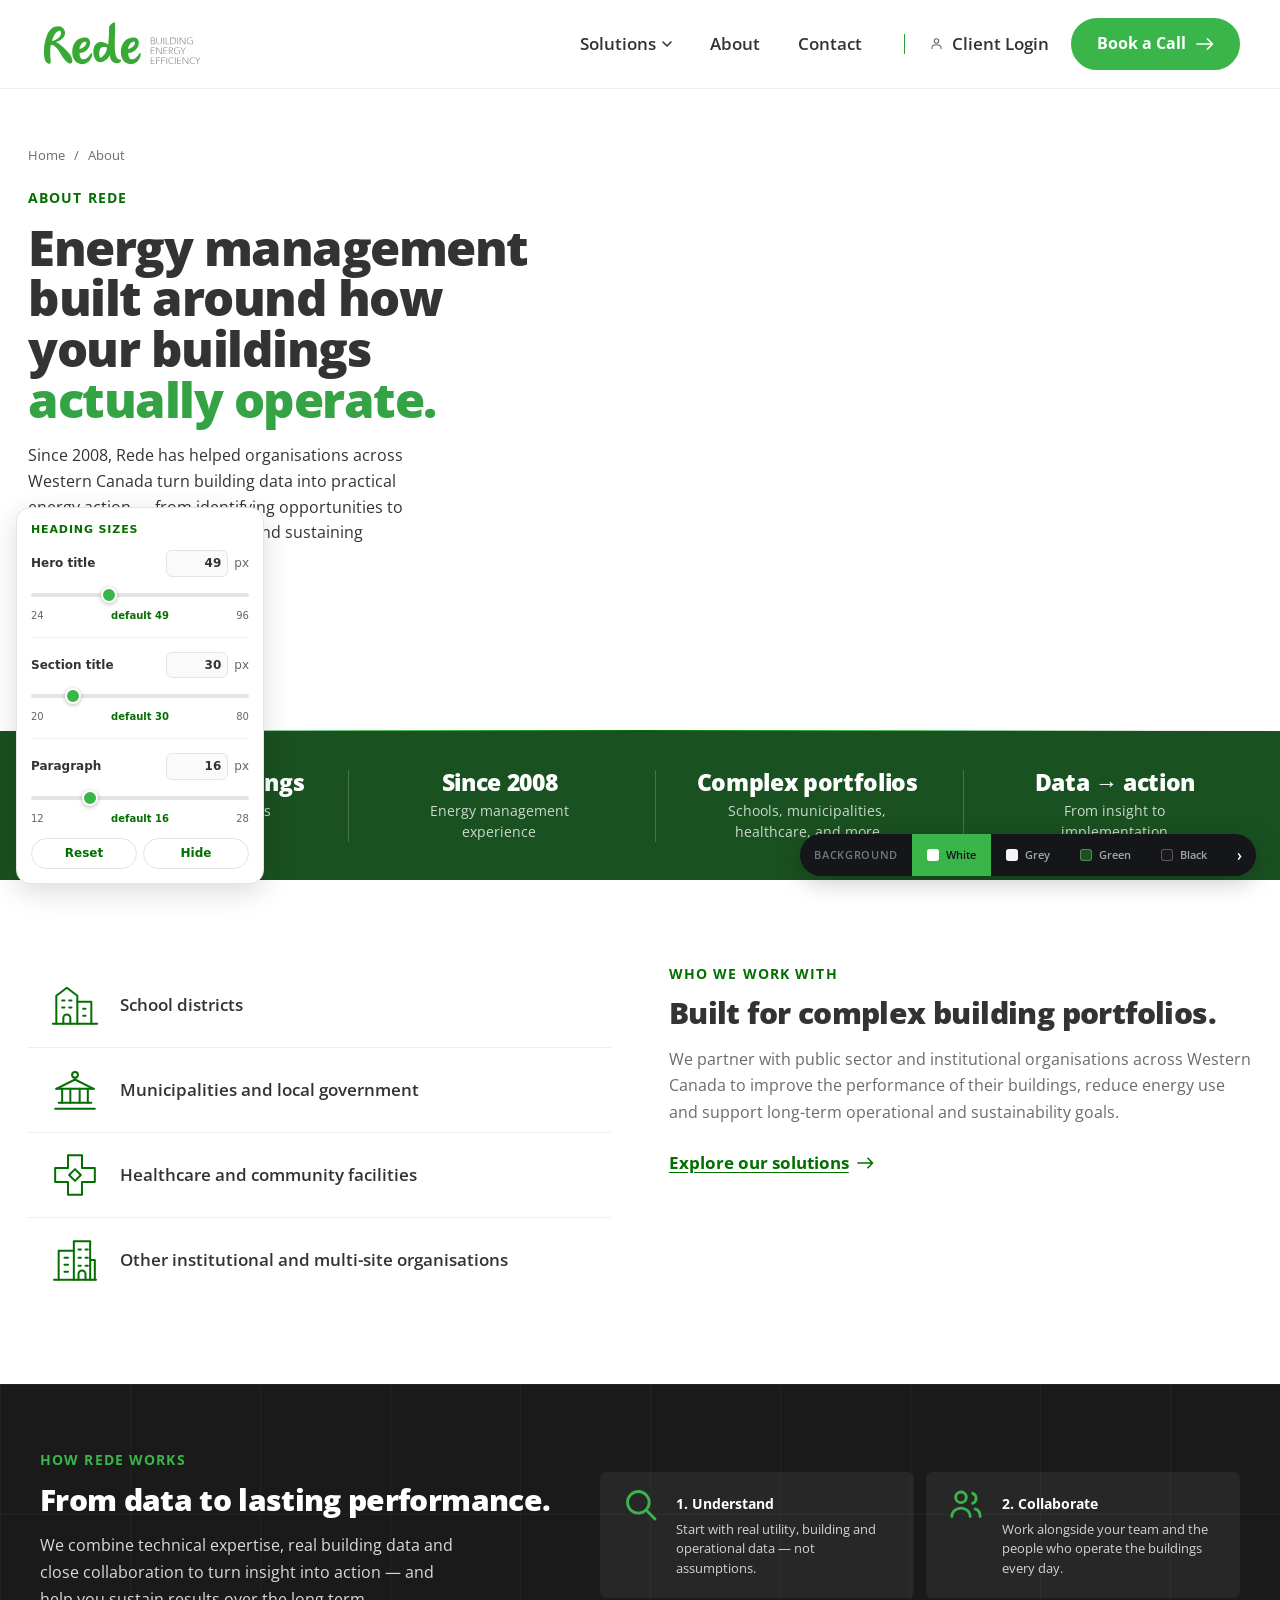
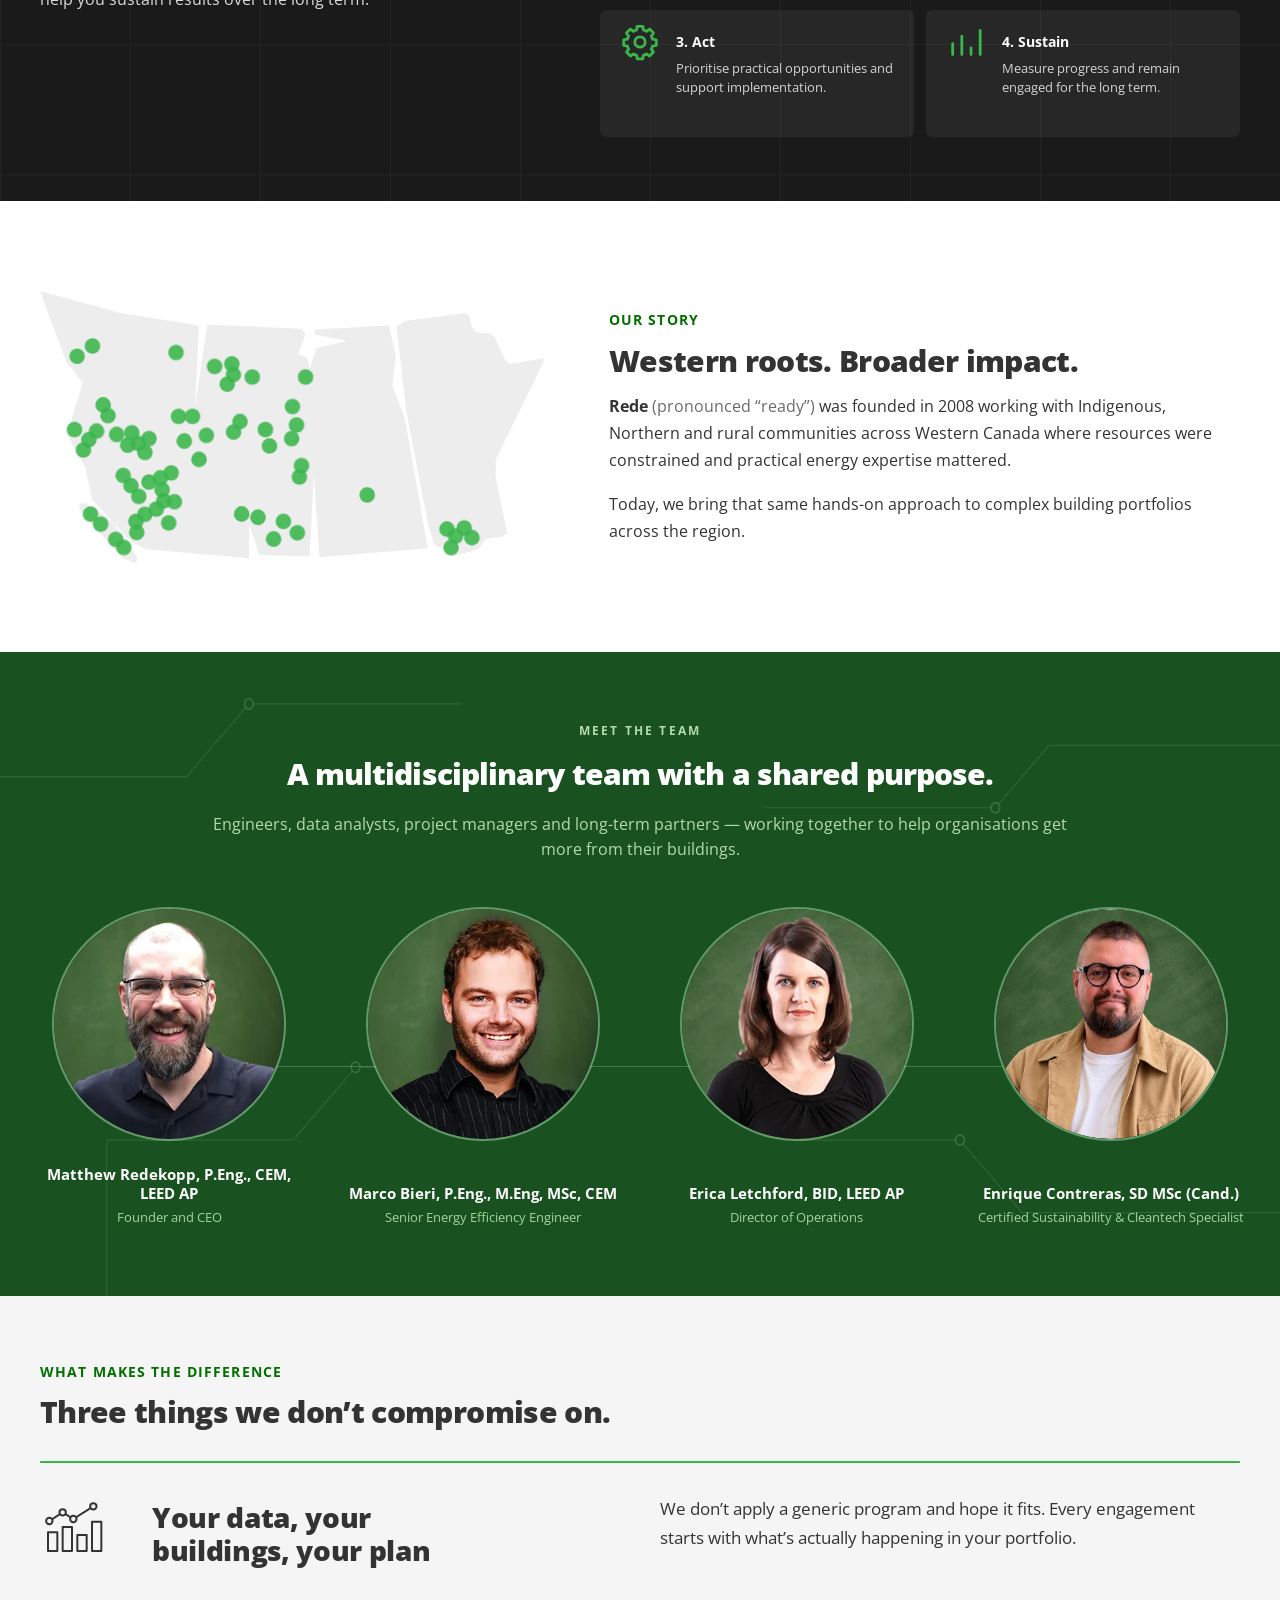
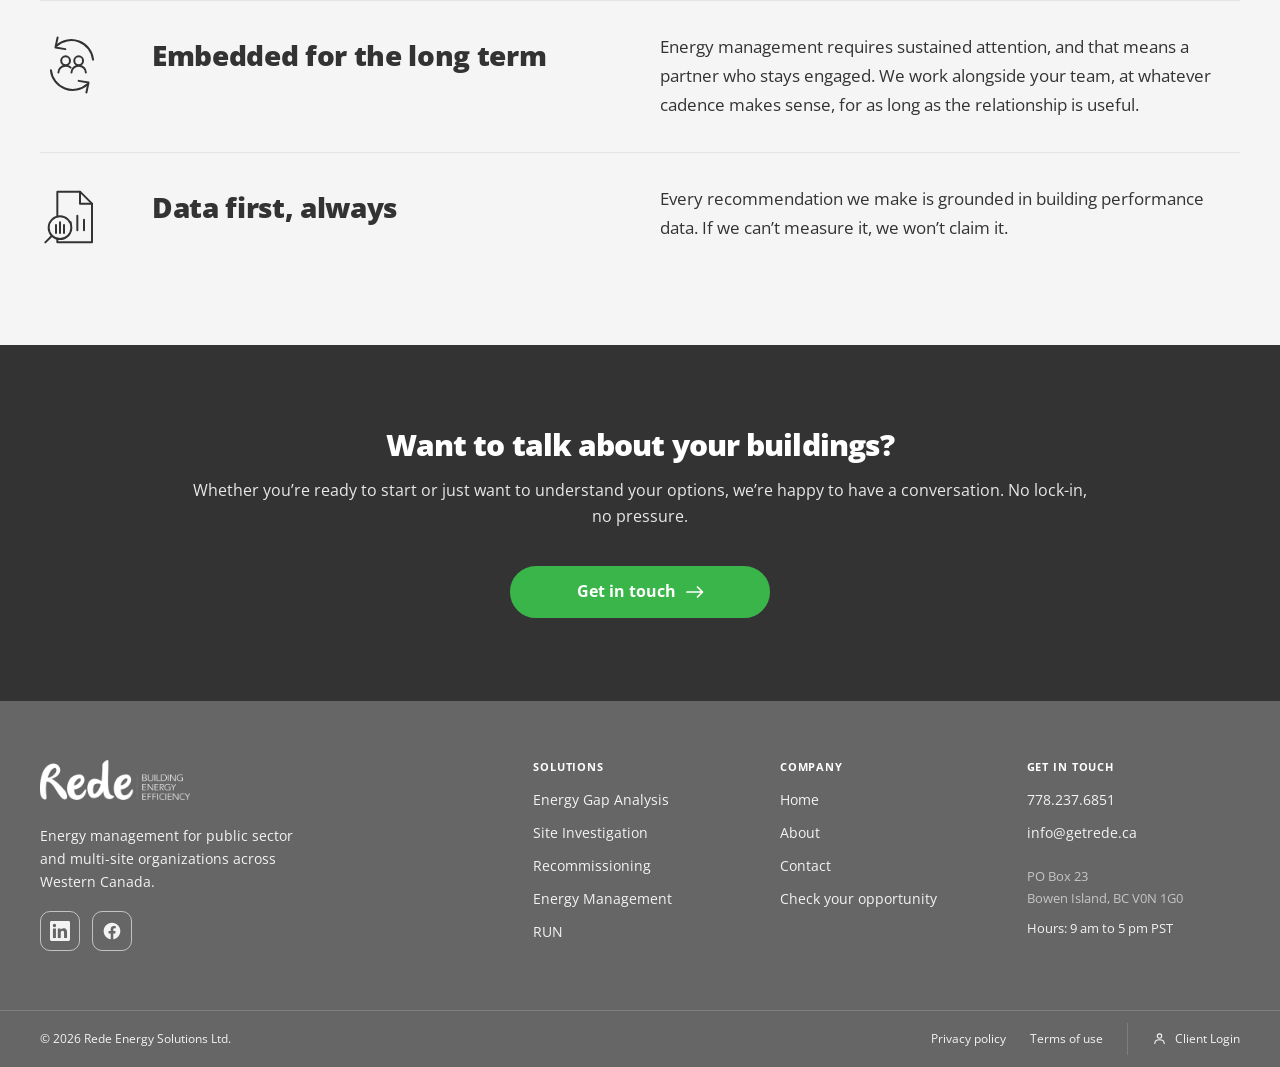
<file: about.html>
<!DOCTYPE html>
<html lang="en-CA">
<head>
<meta charset="UTF-8">
<meta name="viewport" content="width=device-width, initial-scale=1.0">
<title>About Rede | Rede Energy Solutions</title>
<meta name="description" content="Rede has been reducing building energy costs for public-sector and multi-site organisations across Western Canada since 2008.">

<!-- Maqueta de trabajo interna. No debe indexarse. -->
<meta name="robots" content="noindex, nofollow">

<link rel="preconnect" href="https://fonts.googleapis.com">
<link rel="preconnect" href="https://fonts.gstatic.com" crossorigin>
<link href="https://fonts.googleapis.com/css2?family=Open+Sans:wght@400;600;700;800&display=swap" rel="stylesheet">

<link rel="stylesheet" href="css/tokens.css?v=202610231043">
<link rel="stylesheet" href="css/style.css?v=202610231043">
<link rel="stylesheet" href="css/d2.css?v=202610231043">
<link rel="stylesheet" href="css/d2-variantes.css?v=202610231043">
<link rel="stylesheet" href="css/v1.css?v=202610231043">
<!-- d2-ega.css: el hero se copia de Energy Gap Analysis y sus reglas
     viven ahi. Sin esta hoja el marcado no tiene un solo estilo. -->
<link rel="stylesheet" href="css/d2-ega.css?v=202610231043">
<link rel="stylesheet" href="css/d2-about.css?v=202610231043">
<!-- PRUEBA DE FONDO (16/9/2026) -- temporal, se retira al elegir -->
<link rel="stylesheet" href="css/prueba-fondos.css?v=202610231043">
<!-- Regulador de tamano de titulares: herramienta de trabajo -->
<link rel="stylesheet" href="css/ajuste-titulos.css?v=202610231043">
</head>
<body class="d2">

<header class="header" id="header">
  <div class="header__inner">

    <a href="index.html" class="header__logo" aria-label="Rede Energy Solutions, home">
      <img src="assets/Rede-logo.svg" alt="Rede, Building Energy Efficiency" width="360" height="108">
    </a>

    <nav class="nav" aria-label="Main">
      <ul class="nav__list">
        <li class="nav__item nav__item--has-drop">
          <button class="nav__link nav__toggle" aria-expanded="false" aria-controls="drop-solutions">
            Solutions
            <svg class="nav__caret" width="10" height="6" viewBox="0 0 10 6" aria-hidden="true">
              <path d="M1 1l4 4 4-4" fill="none" stroke="currentColor" stroke-width="1.6" stroke-linecap="round" stroke-linejoin="round"></path>
            </svg>
          </button>
          <div class="nav__drop" id="drop-solutions" hidden="">

            <ul class="nav__drop__lista">
              <li>
                <a href="energy-gap-analysis.html" data-mega-img="assets/img/banners/senal-1.jpg" data-mega-cif="9.5%" data-mega-txt="average historical cost reduction for schools.">
                  <span class="nav__drop__icono" aria-hidden="true">
                    <!-- Lupa sobre grafico: el diagnostico -->
                    <svg width="22" height="22" viewBox="0 0 24 24" fill="none">
                      <circle cx="10.5" cy="10.5" r="6.5" stroke="currentColor" stroke-width="1.8"></circle>
                      <path d="M15.5 15.5L21 21" stroke="currentColor" stroke-width="1.8" stroke-linecap="round"></path>
                      <path d="M8 11.5v2M10.5 8.5v5M13 10v3.5" stroke="currentColor" stroke-width="1.6" stroke-linecap="round"></path>
                    </svg>
                  </span>
                  <span>Energy Gap Analysis<small>Affordable one-time diagnostic</small></span>
                </a>
              </li>

              <li>
                <a href="run.html" data-mega-img="assets/img/banners/consumo-descendente.jpg" data-mega-cif="$2.94M" data-mega-txt="identified for one Western Canadian school district.">
                  <span class="nav__drop__icono" aria-hidden="true">
                    <!-- Panel de control: la plataforma -->
                    <svg width="22" height="22" viewBox="0 0 24 24" fill="none">
                      <rect x="3" y="4" width="18" height="16" rx="2" stroke="currentColor" stroke-width="1.8"></rect>
                      <path d="M3 9h18" stroke="currentColor" stroke-width="1.8"></path>
                      <path d="M7 13v3M11 12v4M15 14v2" stroke="currentColor" stroke-width="1.8" stroke-linecap="round"></path>
                    </svg>
                  </span>
                  <span>RUN<small>Utility management platform</small></span>
                </a>
              </li>

              <li>
                <a href="recommissioning.html" data-mega-img="assets/img/banners/esquema-mecanico.jpg" data-mega-cif="1.8 yrs" data-mega-txt="average simple payback across school projects.">
                  <span class="nav__drop__icono" aria-hidden="true">
                    <!-- Llave inglesa: el ajuste de la instalacion.
                         Un solo trazo cerrado: boca abierta arriba y mango en
                         diagonal. El anterior llevaba un fragmento suelto que
                         se leia como un trazo roto. -->
                    <svg width="22" height="22" viewBox="0 0 24 24" fill="none">
                      <path d="M15.6 3.4a5 5 0 00-4.9 8.3l-6.4 6.4a1.9 1.9 0 002.6 2.6l6.4-6.4a5 5 0 008.3-4.9l-3.1 3.1-3.4-.6-.6-3.4 3.1-3.1z" stroke="currentColor" stroke-width="1.7" stroke-linejoin="round"></path>
                    </svg>
                  </span>
                  <span>Recommissioning<small>Project-based service</small></span>
                </a>
              </li>

              <li>
                <a href="energy-management.html" data-mega-img="assets/img/banners/senal-3.jpg" data-mega-cif="2008" data-mega-txt="working with public sector portfolios since.">
                  <span class="nav__drop__icono" aria-hidden="true">
                    <!-- Ciclo continuo: el programa que no termina.
                         Puntas en V tangentes al arco. Las anteriores eran
                         escuadras y no se leian como flecha. -->
                    <svg width="22" height="22" viewBox="0 0 24 24" fill="none">
                      <path d="M20.5 12a8.5 8.5 0 01-14.6 5.9" stroke="currentColor" stroke-width="1.7" stroke-linecap="round"></path>
                      <path d="M3.5 12a8.5 8.5 0 0114.6-5.9" stroke="currentColor" stroke-width="1.7" stroke-linecap="round"></path>
                      <path d="M9.4 18.4L5.9 17.9l-.5 3.5" stroke="currentColor" stroke-width="1.7" stroke-linecap="round" stroke-linejoin="round"></path>
                      <path d="M14.6 5.6l3.5.5.5-3.5" stroke="currentColor" stroke-width="1.7" stroke-linecap="round" stroke-linejoin="round"></path>
                    </svg>
                  </span>
                  <span>Energy Management<small>Full-service program</small></span>
                </a>
              </li>
            </ul>

            <!-- El destacado: en la referencia es una imagen suelta. Aqui la
                 imagen va de fondo y encima el dato que Rede tiene que contar. -->
            <div class="nav__drop__destacado">
              <picture><source srcset="assets/img/banners/esquema-mecanico.webp" type="image/webp"><img src="assets/img/banners/esquema-mecanico.jpg" alt="" aria-hidden="true" decoding="async" data-mega-destino=""></picture>
              <p class="nav__drop__cifra" data-mega-cifra="">$2.94M</p>
              <p class="nav__drop__texto" data-mega-texto="">
                identified for one Western Canadian school district.
              </p>
              <a href="index.html#calculator" class="nav__drop__enlace">
                Check your opportunity
                <svg width="18" height="12" viewBox="0 0 18 12" aria-hidden="true">
                  <path d="M11.5 1L16.5 6L11.5 11M16 6H1" fill="none" stroke="currentColor" stroke-width="1.8" stroke-linecap="round" stroke-linejoin="round"></path>
                </svg>
              </a>
            </div>

          </div>
        </li>
        <li class="nav__item"><a class="nav__link" href="about.html">About</a></li>
        <li class="nav__item"><a class="nav__link" href="contact.html">Contact</a></li>
      </ul>
    </nav>

    <div class="header__actions">
      <a href="client-login.html" class="d2-btn d2-btn--linea header__login-btn">
        <svg width="15" height="15" viewBox="0 0 24 24" fill="none" aria-hidden="true">
          <circle cx="12" cy="8" r="3.5" stroke="currentColor" stroke-width="1.8"></circle>
          <path d="M4.5 20c0-3.6 3.4-6 7.5-6s7.5 2.4 7.5 6" stroke="currentColor" stroke-width="1.8" stroke-linecap="round"></path>
        </svg>
        Client Login
      </a>
      <a href="contact.html" class="d2-btn d2-btn--solido">
        Book a Call
        <svg width="18" height="12" viewBox="0 0 18 12" aria-hidden="true">
          <path d="M11.5 1L16.5 6L11.5 11M16 6H1" fill="none" stroke="currentColor" stroke-width="1.7" stroke-linecap="round" stroke-linejoin="round"></path>
        </svg>
      </a>
    </div>

    <button class="burger" aria-label="Open menu" aria-expanded="false" aria-controls="mobile-menu">
      <span></span><span></span><span></span>
    </button>
  </div>

    <!-- El velo: atenua la pagina y es la zona de cierre al tocar fuera. -->
  <div class="menu-velo" id="menu-velo" hidden=""></div>

  <div class="mobile-menu" id="mobile-menu" hidden=""><div class="mobile-menu__cabecera"><a href="index.html" class="mobile-menu__logo" aria-label="Rede Energy Solutions, home">
      <img src="assets/Rede-logo.svg" alt="Rede, Building Energy Efficiency" width="360" height="108">
    </a><button type="button" class="mobile-menu__cerrar" aria-label="Close menu"><svg width="20" height="20" viewBox="0 0 24 24" fill="none" aria-hidden="true"><path d="M5 5l14 14M19 5L5 19" stroke="currentColor" stroke-width="1.9" stroke-linecap="round"></path></svg></button></div>

    <!-- El panel tapa el header entero, asi que la marca se repite aqui: sin
         ella el menu abierto no dice de quien es. -->
    

    <nav aria-label="Mobile">

      <p class="mobile-menu__rotulo">Solutions</p>
      <div class="mobile-menu__sub">
        <a href="energy-gap-analysis.html">
          <span class="mobile-menu__icono" aria-hidden="true">
            <svg width="22" height="22" viewBox="0 0 24 24" fill="none">
              <circle cx="10.5" cy="10.5" r="6.5" stroke="currentColor" stroke-width="1.8"></circle>
              <path d="M15.5 15.5L21 21" stroke="currentColor" stroke-width="1.8" stroke-linecap="round"></path>
              <path d="M8 11.5v2M10.5 8.5v5M13 10v3.5" stroke="currentColor" stroke-width="1.6" stroke-linecap="round"></path>
              </svg>
          </span>
          <span>Energy Gap Analysis<small>Affordable one-time diagnostic</small></span>
        </a>
        <a href="run.html">
          <span class="mobile-menu__icono" aria-hidden="true">
            <svg width="22" height="22" viewBox="0 0 24 24" fill="none">
              <rect x="3" y="4" width="18" height="16" rx="2" stroke="currentColor" stroke-width="1.8"></rect>
              <path d="M3 9h18" stroke="currentColor" stroke-width="1.8"></path>
              <path d="M7 13v3M11 12v4M15 14v2" stroke="currentColor" stroke-width="1.8" stroke-linecap="round"></path>
              </svg>
          </span>
          <span>RUN<small>Utility management platform</small></span>
        </a>
        <a href="recommissioning.html">
          <span class="mobile-menu__icono" aria-hidden="true">
            <svg width="22" height="22" viewBox="0 0 24 24" fill="none">
              <path d="M15.6 3.4a5 5 0 00-4.9 8.3l-6.4 6.4a1.9 1.9 0 002.6 2.6l6.4-6.4a5 5 0 008.3-4.9l-3.1 3.1-3.4-.6-.6-3.4 3.1-3.1z" stroke="currentColor" stroke-width="1.7" stroke-linejoin="round"></path>
              </svg>
          </span>
          <span>Recommissioning<small>Project-based service</small></span>
        </a>
        <a href="energy-management.html">
          <span class="mobile-menu__icono" aria-hidden="true">
            <svg width="22" height="22" viewBox="0 0 24 24" fill="none">
              <path d="M20.5 12a8.5 8.5 0 01-14.6 5.9" stroke="currentColor" stroke-width="1.7" stroke-linecap="round"></path>
              <path d="M3.5 12a8.5 8.5 0 0114.6-5.9" stroke="currentColor" stroke-width="1.7" stroke-linecap="round"></path>
              <path d="M9.4 18.4L5.9 17.9l-.5 3.5" stroke="currentColor" stroke-width="1.7" stroke-linecap="round" stroke-linejoin="round"></path>
              <path d="M14.6 5.6l3.5.5.5-3.5" stroke="currentColor" stroke-width="1.7" stroke-linecap="round" stroke-linejoin="round"></path>
              </svg>
          </span>
          <span>Energy Management<small>Full-service program</small></span>
        </a>
      </div>

      <a href="about.html" class="mobile-menu__raiz">About</a>
      <a href="contact.html" class="mobile-menu__raiz">Contact</a>
      <a href="client-login.html" class="mobile-menu__raiz">Client Login</a>
    </nav>

    <a href="contact.html" class="btn btn--primary btn--block">Book a Call</a>
  </div>
</header>
<main id="contenido">
<section class="d2-ega-hero ab-hero d2-entra" data-comp-rol="hero" aria-labelledby="ab-hero-t">
    <div class="d2-ega-hero__inner">

      <div class="d2-ega-hero__copy">
        <!-- Migas: Home y no Solutions, porque About no es una solucion.
             Mismo marcado que las cuatro paginas de solucion, para que
             el usuario encuentre el rastro en el mismo sitio en todas.

             El ultimo escalon es <span aria-current="page"> y no un
             enlace: enlazar a la pagina en la que ya estas no lleva a
             ninguna parte y un lector de pantalla lo anuncia igual. -->
        <nav class="d2-ega-hero__migas" aria-label="Breadcrumb">
          <a href="index.html">Home</a>
          <span aria-hidden="true">/</span>
          <span aria-current="page">About</span>
        </nav>

        <p class="eyebrow">About Rede</p>
        <h1 class="d2-ega-hero__titulo" id="ab-hero-t">
            Energy management built around how your buildings
            <!-- El punto va DENTRO del span (22/10/2026, punto 2.1). Fuera
                 quedaba como una palabra suelta y el navegador se lo llevaba
                 a una quinta linea el solo: el titular ocupaba 5 renglones y
                 el ultimo era un punto. -->
            <span class="acento">actually operate.</span>
          </h1>
          <p class="d2-ega-hero__lead">
            Since 2008, Rede has helped organisations across Western Canada turn
            building data into practical energy action &mdash; from identifying
            opportunities to implementing improvements and sustaining performance.
          </p>

          <!-- Los tres datos, y de donde sale cada uno (15/9/2026)

               150+ organisations . RETIRADO EL 22/10/2026. Salia de la bio
                                    de Matthew y de getrede.ca ("over 150
                                    schools and organizations"), pero el
                                    feedback de Erica lo corrige: "its
                                    dozens of organizations, and hundreds
                                    of buildings. (not 150 orgs)". La
                                    fuente anterior era el sitio viejo, no
                                    un dato verificado.
               59 communities ..... contados sobre el mapa "Our
                                    Communities" del propio cliente, el
                                    mismo que se replica mas abajo.
               Across Canada ...... sustituye a "Western Canada", que
                                    acotaba de mas: el sitio ya nombra BC,
                                    Alberta, Saskatchewan, Manitoba y Yukon.

               EL 2008 SE FUE DE AQUI: repetia el titular de al lado
               --"We've been doing this since 2008"--, que ya lo dice con
               mas fuerza. Dos veces el mismo numero en la misma pantalla
               resta en vez de sumar.

               Nada inventado: "400 buildings" se busco el 15/9/2026 en el
               copy del cliente, en getrede.ca y en getrede.ca/about, y no
               aparece en ninguno de los tres.

               Van aqui porque el hero se veia vacio con solo dos lineas, y
               porque las firmas canadienses que sirven de referencia ponen
               ano de fundacion y tamano en el primer parrafo. -->
          <div class="d2-ega-hero__acciones">
            <a class="d2-btn d2-btn--solido" href="contact.html">
              Talk to our team
              <svg width="18" height="12" viewBox="0 0 18 12" aria-hidden="true">
                <path d="M11.5 1L16.5 6L11.5 11M16 6H1" fill="none" stroke="currentColor"
                      stroke-width="1.7" stroke-linecap="round" stroke-linejoin="round"/></svg>
            </a>
          </div>

        

        
      </div>

      <div class="d2-ega-hero__arte">
        <picture>
          <!-- EL CAMPUS, EN DOS TAMANOS

               Sustituye a la isometrica generica que estaba aqui, que
               ademas es la misma que usa Energy Gap Analysis. Esta es un
               campus escolar, que es de lo que habla el copy.

               Dos versiones porque lo util cambia con el ancho:

                 escritorio  1209px, el mismo ancho que la imagen que
                             sustituye, asi la maqueta no se mueve.

                 movil       760px, y la escena ENTERA, no un recorte:
                             aqui el conjunto es el mensaje --un campus,
                             no un edificio-- y ampliar un trozo lo
                             perderia. Pesa 33 KB en vez de 85.

               El <img> lleva la de movil, que es el respaldo si el
               navegador no entiende <picture>: mejor caer en la ligera.

               Recortada del original, que traia 159px de blanco arriba y
               185 abajo: quitandolos el edificio ocupa el mismo hueco a
               mayor tamano. -->
          <source media="(min-width: 901px)"
                  srcset="assets/img/about/about-campus.webp"
                  width="1209" height="613">
          <img src="assets/img/about/about-campus-movil.webp"
               alt="Isometric view of a school campus: several buildings with mechanical rooms, rooftop units and lit interiors highlighted in green."
               width="760" height="385" decoding="async">
        </picture>
      </div>

    </div>
  </section>

  <!-- ==========================================================================
       LA BANDA DE DATOS, FUERA DEL HERO (11/10/2026)

       Antes eran tres datos dentro de la columna de texto, en letra
       pequena y compitiendo con el lead. El wireframe del cliente los
       saca a una banda propia a todo el ancho, con cuatro columnas.

       Cambia tambien QUE dice. El brief: "Multi-site portfolios no es
       realmente una especialidad". Los cuatro nuevos son capacidad,
       trayectoria, alcance y metodo.
       ========================================================================== -->
  <section class="ab-datos" aria-label="Rede in numbers">
    <div class="ab-datos__inner">
      <!-- 22/10/2026 (feedback de Erica, punto 2.2). Decia "150+
           Organisations served across Western Canada", todo tachado en su
           revision: "its dozens of organizations, and hundreds of
           buildings. (not 150 orgs)".

           La cifra inventada sale y entran los dos hechos que ella da. El
           edificio es ademas la unidad del servicio: se gestionan
           edificios, no organizaciones.

           Ella escribe "Replace with??" con dos interrogantes, asi que la
           redaccion queda pendiente de que la confirme. -->
      <div class="ab-dato">
        <p class="ab-dato__cifra">Hundreds of buildings</p>
        <p class="ab-dato__eti">For dozens of organisations<br>across Western Canada</p>
      </div>
      <div class="ab-dato">
        <p class="ab-dato__cifra">Since 2008</p>
        <p class="ab-dato__eti">Energy management<br>experience</p>
      </div>
      <div class="ab-dato">
        <p class="ab-dato__cifra">Complex portfolios</p>
        <p class="ab-dato__eti">Schools, municipalities,<br>healthcare, and more</p>
      </div>
      <div class="ab-dato">
        <p class="ab-dato__cifra">Data &rarr; action</p>
        <p class="ab-dato__eti">From insight to<br>implementation</p>
      </div>
    </div>
  </section>

  <!-- ==========================================================================
       "WHO WE WORK WITH" (12/10/2026)

       Seccion nueva del wireframe. Dos columnas: los cuatro sectores a la
       izquierda y el texto a la derecha.

       LOS ICONOS SON LOS DEL POWERPOINT DEL CLIENTE, copiados trazo a
       trazo sobre rejilla de 48: el arco de la puerta del colegio, el
       remate redondo del ayuntamiento, el rombo dentro de la cruz y los
       tres cuerpos del multi-sitio.

       El trazo no se declara en el SVG: lo pone el CSS, igual que en
       `.requisito__icono`, para que compartan grosor con el resto del
       sitio sin repetirlo en cada archivo.

       En el marcado la lista va PRIMERO porque en escritorio ocupa la
       columna izquierda; al apilarse en movil el CSS devuelve el texto
       arriba, que es el orden en que se lee.
       ========================================================================== -->
  <section class="ab-quien" aria-labelledby="ab-quien-t">
    <div class="ab-quien__inner">
      <ul class="ab-quien__lista">
        <li class="ab-quien__item">
          <span class="ab-quien__ico" aria-hidden="true">
            <svg viewBox="0 0 48 48" fill="none"><path d="M8 41V17l9-7 9 7v24"/><path d="M26 22h12v19"/><path d="M5 41h38"/><path d="M13 21h2M19 21h2"/><path d="M13 27h2M19 27h2"/><path d="M31 28h2M31 34h2"/><path d="M14 41v-5a3 3 0 0 1 6 0v5"/></svg>
          </span>
          <span class="ab-quien__eti">School districts</span>
        </li>
        <li class="ab-quien__item">
          <span class="ab-quien__ico" aria-hidden="true">
            <svg viewBox="0 0 48 48" fill="none"><circle cx="24" cy="11" r="2.5"/><path d="M24 13.5V15"/><path d="M8 23L24 15l16 8"/><path d="M8 23h32"/><path d="M13 23v12M20 23v12M28 23v12M35 23v12"/><path d="M10 35h28"/><path d="M7 40h34"/></svg>
          </span>
          <span class="ab-quien__eti">Municipalities and local government</span>
        </li>
        <li class="ab-quien__item">
          <span class="ab-quien__ico" aria-hidden="true">
            <svg viewBox="0 0 48 48" fill="none"><path d="M18 7h12v11h11v12H30v11H18V30H7V18h11z"/><path d="M24 19l5 5-5 5-5-5z"/></svg>
          </span>
          <span class="ab-quien__eti">Healthcare and community facilities</span>
        </li>
        <li class="ab-quien__item">
          <span class="ab-quien__ico" aria-hidden="true">
            <svg viewBox="0 0 48 48" fill="none"><path d="M23 41V8h14v33"/><path d="M23 16H10v25"/><path d="M37 24h4v17"/><path d="M6 41h36"/><path d="M27 15h2M33 15h2M27 22h2M33 22h2M27 29h2M33 29h2"/><path d="M15 22h3M15 28h3M15 34h3"/><path d="M27 41v-5a3 3 0 0 1 6 0v5"/></svg>
          </span>
          <span class="ab-quien__eti">Other institutional and multi-site organisations</span>
        </li>
      </ul>
      <div class="ab-quien__texto">
        <p class="eyebrow">Who we work with</p>
        <h2 class="ab-quien__titulo" id="ab-quien-t">Built for complex building portfolios.</h2>
        <p class="ab-quien__lead">
          We partner with public sector and institutional organisations across
          Western Canada to improve the performance of their buildings, reduce
          energy use and support long-term operational and sustainability goals.
        </p>
        <a class="ab-quien__link" href="index.html#solutions">
          Explore our solutions
          <svg width="17" height="12" viewBox="0 0 18 12" aria-hidden="true">
            <path d="M11.5 1L16.5 6L11.5 11M16 6H1" fill="none" stroke="currentColor"
                  stroke-width="1.7" stroke-linecap="round" stroke-linejoin="round"/></svg>
        </a>
      </div>
    </div>
  </section>


<!-- ==========================================================================
     MORE THAN ENGINEERS

     Seccion propia y no fundida con el equipo: el copy del cliente las trae
     separadas, y hacen cosas distintas. Esta dice QUE SOMOS; la del equipo
     dice QUIENES SOMOS.

     Los cuatro oficios van en lista y no en el parrafo: el copy dice
     "somos ingenieros, pero no solo eso", y una lista lo ENSENA en vez de
     repetirlo.
     ========================================================================== -->
<section class="ab-mas d2-entra" aria-labelledby="ab-mas-t">
  <div class="ab-mas__inner">

    <div>
      <p class="eyebrow">How Rede works</p>
      <h2 class="ab-mas__titulo" id="ab-mas-t">From data to lasting performance.</h2>
      <p class="ab-mas__lead">
        We combine technical expertise, real building data and close collaboration
        to turn insight into action &mdash; and help you sustain results over the
        long term.
      </p>
    </div>

    <div class="ab-mas__texto">
      <ul class="ab-oficios ab-oficios--pasos">
        <li>
          <svg width="40" height="40" viewBox="0 0 24 24" fill="none" aria-hidden="true">
            <circle cx="11" cy="11" r="6.5" stroke="currentColor" stroke-width="1.7"/><path d="M15.8 15.8L21 21" stroke="currentColor" stroke-width="1.7" stroke-linecap="round"/>
          </svg>
          <span class="ab-paso__cuerpo">
            <span class="ab-paso__nombre">1. Understand</span>
            <span class="ab-paso__desc">Start with real utility, building and operational data &mdash; not assumptions.</span>
          </span>
        </li>
        <li>
          <svg width="40" height="40" viewBox="0 0 24 24" fill="none" aria-hidden="true">
            <circle cx="9" cy="8" r="3.2" stroke="currentColor" stroke-width="1.7"/><path d="M3.5 19.5c0-3 2.5-5 5.5-5s5.5 2 5.5 5" stroke="currentColor" stroke-width="1.7" stroke-linecap="round"/><path d="M16 5.6a3.2 3.2 0 0 1 0 6M17.5 14.9c1.9.6 3 2.4 3 4.6" stroke="currentColor" stroke-width="1.7" stroke-linecap="round"/>
          </svg>
          <span class="ab-paso__cuerpo">
            <span class="ab-paso__nombre">2. Collaborate</span>
            <span class="ab-paso__desc">Work alongside your team and the people who operate the buildings every day.</span>
          </span>
        </li>
        <li>
          <svg width="40" height="40" viewBox="0 0 24 24" fill="none" aria-hidden="true">
            <path d="M10.3 2.6h3.4l.35 2.2a7.6 7.6 0 0 1 1.85.77l1.8-1.3 2.4 2.4-1.3 1.8c.33.58.59 1.2.77 1.85l2.2.35v3.4l-2.2.35a7.6 7.6 0 0 1-.77 1.85l1.3 1.8-2.4 2.4-1.8-1.3a7.6 7.6 0 0 1-1.85.77l-.35 2.2h-3.4l-.35-2.2a7.6 7.6 0 0 1-1.85-.77l-1.8 1.3-2.4-2.4 1.3-1.8a7.6 7.6 0 0 1-.77-1.85l-2.2-.35v-3.4l2.2-.35c.18-.65.44-1.27.77-1.85l-1.3-1.8 2.4-2.4 1.8 1.3c.58-.33 1.2-.59 1.85-.77l.35-2.2z" stroke="currentColor" stroke-width="1.7" stroke-linejoin="round"/><circle cx="12" cy="12" r="3.1" stroke="currentColor" stroke-width="1.7"/>
          </svg>
          <span class="ab-paso__cuerpo">
            <span class="ab-paso__nombre">3. Act</span>
            <span class="ab-paso__desc">Prioritise practical opportunities and support implementation.</span>
          </span>
        </li>
        <li>
          <svg width="40" height="40" viewBox="0 0 24 24" fill="none" aria-hidden="true">
            <path d="M4 19.5V13M9.5 19.5V8.5M15 19.5v-4M20.5 19.5V5" stroke="currentColor" stroke-width="1.7" stroke-linecap="round"/>
          </svg>
          <span class="ab-paso__cuerpo">
            <span class="ab-paso__nombre">4. Sustain</span>
            <span class="ab-paso__desc">Measure progress and remain engaged for the long term.</span>
          </span>
        </li>
      </ul>
    </div>

  </div>
</section>

<!-- WHO WE ARE

     El mapa a la izquierda y el texto a la derecha. Se probaron las dos
     orientaciones --esta y la inversa-- y el cliente eligio esta el
     16/9/2026. La otra se retiro.

     La clase --espejo se conserva: es la que invierte el orden de las dos
     columnas y la que lleva el reparto 1fr / 1.25fr, mas ancho para el
     texto que para el mapa. -->
<section class="ab-origen ab-origen--espejo d2-entra" aria-labelledby="ab-origen-esp-t">
  <div class="ab-origen__inner">

    <div class="ab-origen__texto">
      <p class="eyebrow">Our story</p>
      <h2 class="ab-origen__titulo" id="ab-origen-esp-t">Western roots. Broader impact.</h2>
      <!-- LA PRONUNCIACION (22/10/2026, feedback de Erica, punto 2.5)

           "We have lots of problems with people not knowing how to
           pronounce Rede". Ofrecia tres caminos: un widget de audio,
           "pronounced ready" o "rhymes with steady".

           Va la frase y no el widget: un boton de audio solo ayuda a
           quien ya sabe que hay duda, y quien no la tiene no lo pulsa.
           La frase lo resuelve para todo el que pase por aqui. Ademas el
           sitio no tiene ni un solo elemento de audio, y este seria el
           unico.

           "Pronounced ready" antes que "rhymes with steady": da la
           respuesta directa, sin pedir el paso mental de quitarle la
           s-t a otra palabra.

           AQUI Y NO EN OTRO SITIO: es la primera vez en toda la pagina
           que el nombre aparece en prosa --el hero lo usa como etiqueta--
           y la seccion se llama "Our story", asi que el origen del nombre
           cae donde se cuenta el origen de la empresa. -->
      <p>
        <strong>Rede</strong><span class="ab-pron"> (pronounced &ldquo;ready&rdquo;)</span>
        was founded in 2008 working with Indigenous, Northern and rural
        communities across Western Canada where resources were constrained and
        practical energy expertise mattered.
      </p>
      <p>
        Today, we bring that same hands-on approach to complex building portfolios
        across the region.
      </p>
    </div>

    <div class="ab-origen__arte">
      <!-- EL MAPA DE COMUNIDADES

           Replica del mapa "Our Communities" del cliente: las mismas tres
           siluetas y los mismos 59 emplazamientos, medidos sobre su imagen
           --no colocados a ojo ni inventados--.

           COMO SE SACARON LOS PUNTOS

           Se detecto el verde de la imagen y se separaron los discos
           pegados por transformada de distancia. El control es el area:
           59 puntos explican la mancha verde, y eso es lo que hay. Donde
           dos circulos se solapan casi por completo la referencia tampoco
           deja distinguirlos, asi que ahi el numero es el del original.

           NO LLEVAN NOMBRE A PROPOSITO

           El cliente no ha pasado la lista de comunidades. Poner topónimos
           inventados junto a una silueta real haria pasar por dato algo
           que no lo es, asi que los puntos son posiciones y nada mas.

           SIN HOVER, COMO SE PIDIO

           No hay tarjeta ni tooltip: los puntos solo laten. El pulso va
           escalonado de oeste a este --el orden en que Rede crecio-- y
           cada uno lleva su propio factor de velocidad, para que respire
           en vez de parpadear a compas.

           aria-hidden y no role="img": al lado vive el texto que cuenta lo
           mismo, y un lector de pantalla no gana nada oyendo "59 puntos". -->
      <svg class="ab-mapa" viewBox="0 0 1000 539" fill="none" aria-hidden="true">
        <path class="ab-mapa__tierra" d="M0.0 0.0L51.9 139.6L84.4 181.8L53.6 284.1L89.3 349.0L103.9 414.0L180.2 496.8L211.0 511.4L414.0 529.2L414.0 462.7L435.1 522.7L534.1 526.0L542.2 360.4L553.6 527.6L767.9 509.7L722.4 251.6L698.1 188.3L704.5 128.2L691.6 68.2L545.5 76.3L543.8 86.0L608.8 99.0L547.1 113.6L534.1 154.2L529.2 131.5L511.4 125.0L526.0 86.0L517.9 74.7L331.2 66.6L306.8 230.5L314.9 68.2L159.1 43.8Z"/>
        <path class="ab-mapa__tierra" d="M840.9 43.8L720.8 60.1L706.2 71.4L725.6 238.6L769.5 465.9L780.8 501.6L790.6 508.1L798.7 506.5L808.4 521.1L821.4 524.4L868.5 511.4L883.1 490.3L915.6 487.0L925.3 478.9L902.6 368.5L902.6 334.4L998.4 138.0L996.8 133.1L930.2 144.5L920.5 134.7L901.0 92.5L891.2 84.4L865.3 82.8L855.5 71.4L849.0 47.1Z"/>
        <path class="ab-mapa__tierra" d="M77.9 420.5L77.9 431.8L86.0 441.6L86.0 443.2L97.4 454.5L97.4 456.2L108.8 467.5L108.8 469.2L120.1 480.5L120.1 482.1L131.5 493.5L131.5 495.1L151.0 514.6L151.0 516.2L164.0 529.2L165.6 529.2L168.8 532.5L173.7 532.5L185.1 537.3L189.9 537.3L193.2 532.5L191.6 526.0L188.3 522.7L185.1 516.2L178.6 509.7L178.6 506.5L170.5 496.8L170.5 495.1L157.5 482.1L154.2 475.6L154.2 472.4L151.0 469.2L149.4 464.3L125.0 441.6L120.1 439.9L112.0 433.4L107.1 431.8L90.9 420.5Z"/>
      <circle class="ab-mapa__sitio" cx="241.9" cy="393.7" r="15.4" style="--i:23;--f:1.01"/>
      <circle class="ab-mapa__sitio" cx="194.8" cy="301.9" r="15.4" style="--i:15;--f:0.93"/>
      <circle class="ab-mapa__sitio" cx="823.1" cy="485.4" r="15.4" style="--i:56;--f:1.18"/>
      <circle class="ab-mapa__sitio" cx="112.0" cy="277.6" r="15.4" style="--i:5;--f:0.89"/>
      <circle class="ab-mapa__sitio" cx="274.4" cy="248.4" r="15.4" style="--i:29;--f:1.12"/>
      <circle class="ab-mapa__sitio" cx="301.9" cy="248.4" r="15.4" style="--i:31;--f:1.03"/>
      <circle class="ab-mapa__sitio" cx="383.1" cy="165.6" r="15.4" style="--i:37;--f:0.88"/>
      <circle class="ab-mapa__sitio" cx="207.8" cy="442.4" r="15.4" style="--i:18;--f:1.10"/>
      <circle class="ab-mapa__sitio" cx="191.6" cy="478.1" r="15.4" style="--i:14;--f:0.87"/>
      <circle class="ab-mapa__sitio" cx="134.7" cy="246.8" r="15.4" style="--i:7;--f:1.07"/>
      <circle class="ab-mapa__sitio" cx="420.5" cy="170.5" r="15.4" style="--i:41;--f:0.88"/>
      <circle class="ab-mapa__sitio" cx="508.1" cy="265.4" r="15.4" style="--i:49;--f:0.90"/>
      <circle class="ab-mapa__sitio" cx="181.8" cy="280.8" r="15.4" style="--i:12;--f:1.06"/>
      <circle class="ab-mapa__sitio" cx="329.5" cy="285.7" r="15.4" style="--i:33;--f:1.26"/>
      <circle class="ab-mapa__sitio" cx="517.9" cy="345.8" r="15.4" style="--i:52;--f:0.91"/>
      <circle class="ab-mapa__sitio" cx="215.9" cy="378.2" r="15.4" style="--i:20;--f:0.96"/>
      <circle class="ab-mapa__sitio" cx="266.2" cy="417.2" r="15.4" style="--i:27;--f:1.16"/>
      <circle class="ab-mapa__sitio" cx="399.4" cy="441.6" r="15.4" style="--i:40;--f:1.32"/>
      <circle class="ab-mapa__sitio" cx="269.5" cy="121.8" r="15.4" style="--i:28;--f:1.14"/>
      <circle class="ab-mapa__sitio" cx="345.8" cy="149.4" r="15.4" style="--i:34;--f:1.05"/>
      <circle class="ab-mapa__sitio" cx="125.0" cy="225.6" r="15.4" style="--i:6;--f:1.34"/>
      <circle class="ab-mapa__sitio" cx="446.4" cy="274.4" r="15.4" style="--i:43;--f:0.87"/>
      <circle class="ab-mapa__sitio" cx="383.4" cy="279.2" r="15.4" style="--i:38;--f:1.28"/>
      <circle class="ab-mapa__sitio" cx="164.8" cy="365.3" r="15.4" style="--i:9;--f:0.99"/>
      <circle class="ab-mapa__sitio" cx="431.8" cy="448.1" r="15.4" style="--i:42;--f:0.92"/>
      <circle class="ab-mapa__sitio" cx="254.9" cy="459.4" r="15.4" style="--i:25;--f:0.91"/>
      <circle class="ab-mapa__sitio" cx="73.5" cy="129.4" r="15.4" style="--i:1;--f:1.00"/>
      <circle class="ab-mapa__sitio" cx="500.0" cy="228.9" r="15.4" style="--i:48;--f:1.26"/>
      <circle class="ab-mapa__sitio" cx="68.2" cy="274.4" r="15.4" style="--i:0;--f:0.94"/>
      <circle class="ab-mapa__sitio" cx="285.7" cy="297.1" r="15.4" style="--i:30;--f:1.14"/>
      <circle class="ab-mapa__sitio" cx="454.5" cy="306.8" r="15.4" style="--i:44;--f:1.17"/>
      <circle class="ab-mapa__sitio" cx="86.0" cy="314.9" r="15.4" style="--i:2;--f:1.04"/>
      <circle class="ab-mapa__sitio" cx="314.9" cy="333.6" r="15.4" style="--i:32;--f:1.12"/>
      <circle class="ab-mapa__sitio" cx="195.6" cy="406.7" r="15.4" style="--i:16;--f:0.88"/>
      <circle class="ab-mapa__sitio" cx="482.1" cy="456.2" r="15.4" style="--i:46;--f:0.88"/>
      <circle class="ab-mapa__sitio" cx="462.7" cy="491.1" r="15.4" style="--i:45;--f:0.95"/>
      <circle class="ab-mapa__sitio" cx="103.9" cy="108.8" r="15.4" style="--i:4;--f:1.19"/>
      <circle class="ab-mapa__sitio" cx="526.0" cy="170.5" r="15.4" style="--i:53;--f:1.06"/>
      <circle class="ab-mapa__sitio" cx="370.9" cy="184.3" r="15.4" style="--i:35;--f:1.01"/>
      <circle class="ab-mapa__sitio" cx="151.8" cy="284.1" r="15.4" style="--i:8;--f:1.14"/>
      <circle class="ab-mapa__sitio" cx="180.2" cy="385.6" r="15.4" style="--i:11;--f:1.08"/>
      <circle class="ab-mapa__sitio" cx="509.7" cy="478.9" r="15.4" style="--i:50;--f:1.00"/>
      <circle class="ab-mapa__sitio" cx="259.7" cy="360.4" r="15.4" style="--i:26;--f:1.25"/>
      <circle class="ab-mapa__sitio" cx="840.1" cy="469.2" r="15.4" style="--i:57;--f:1.20"/>
      <circle class="ab-mapa__sitio" cx="498.4" cy="292.2" r="15.4" style="--i:47;--f:0.97"/>
      <circle class="ab-mapa__sitio" cx="230.5" cy="431.8" r="15.4" style="--i:21;--f:1.14"/>
      <circle class="ab-mapa__sitio" cx="855.5" cy="488.6" r="15.4" style="--i:58;--f:1.11"/>
      <circle class="ab-mapa__sitio" cx="379.9" cy="144.5" r="15.4" style="--i:36;--f:1.29"/>
      <circle class="ab-mapa__sitio" cx="396.1" cy="258.6" r="15.4" style="--i:39;--f:1.21"/>
      <circle class="ab-mapa__sitio" cx="96.6" cy="294.6" r="15.4" style="--i:3;--f:0.99"/>
      <circle class="ab-mapa__sitio" cx="215.9" cy="292.2" r="15.4" style="--i:19;--f:1.34"/>
      <circle class="ab-mapa__sitio" cx="173.7" cy="305.2" r="15.4" style="--i:10;--f:0.91"/>
      <circle class="ab-mapa__sitio" cx="207.8" cy="319.8" r="15.4" style="--i:17;--f:1.06"/>
      <circle class="ab-mapa__sitio" cx="513.8" cy="368.5" r="15.4" style="--i:51;--f:1.23"/>
      <circle class="ab-mapa__sitio" cx="238.6" cy="370.1" r="15.4" style="--i:22;--f:0.93"/>
      <circle class="ab-mapa__sitio" cx="245.1" cy="415.6" r="15.4" style="--i:24;--f:1.09"/>
      <circle class="ab-mapa__sitio" cx="189.9" cy="456.2" r="15.4" style="--i:13;--f:0.87"/>
      <circle class="ab-mapa__sitio" cx="806.0" cy="471.6" r="15.4" style="--i:54;--f:1.18"/>
      <circle class="ab-mapa__sitio" cx="814.1" cy="508.1" r="15.4" style="--i:55;--f:1.23"/>
      <!-- CINCO PUNTOS MAS (22/10/2026, feedback de Erica, punto 2.3)

           "Need to add Vancouver Island dots (Victoria, Saanich peninsula,
           Comox, Campbell River) and Saskatoon".

           Los 59 originales salieron de medir el mapa del cliente; estos
           cinco los aporta Erica, que conoce la cartera. Van sobre la
           silueta --comprobado con isPointInFill, ninguno cae en el mar--
           y siguen el eje real de la isla, que corre de noroeste a
           sureste: Campbell River arriba, luego Comox, y abajo la zona de
           Saanich y Victoria.

           El --i mantiene el pulso ordenado de oeste a este: la isla
           entra con los primeros (0 a 3) y Saskatoon antes de Manitoba. -->
      <circle class="ab-mapa__sitio" cx="100.0" cy="442.0" r="15.4" style="--i:1;--f:0.91"/>
      <circle class="ab-mapa__sitio" cx="120.0" cy="462.0" r="15.4" style="--i:2;--f:0.97"/>
      <circle class="ab-mapa__sitio" cx="150.0" cy="492.0" r="15.4" style="--i:3;--f:1.04"/>
      <circle class="ab-mapa__sitio" cx="166.0" cy="508.0" r="15.4" style="--i:4;--f:0.95"/>
      <circle class="ab-mapa__sitio" cx="648.0" cy="404.0" r="15.4" style="--i:50;--f:1.12"/>
      </svg>
    </div>

  </div>
</section>
<!-- id anadido el 22/10/2026 (feedback de Erica, punto 1.11): el boton
     "Meet the Rede team" de la home apuntaba a about.html a secas y
     dejaba al visitante arriba del todo, a varias pantallas del equipo. -->
<section class="d2-equipo-banda" id="team" aria-labelledby="eq-banda-titulo">

      <!-- El trazado de circuito del fondo. Decorativo. -->
      <svg class="d2-equipo-banda__circuito" viewBox="0 0 1440 620" preserveAspectRatio="none" aria-hidden="true">
        <path d="M0 120H210L280 50H520M1440 90H1180L1120 150H860"/>
        <path d="M120 620V470H330L400 400H610"/>
        <path d="M1440 540H1150L1080 470H900"/>
        <circle cx="280" cy="50" r="5"/>
        <circle cx="1120" cy="150" r="5"/>
        <circle cx="400" cy="400" r="5"/>
        <circle cx="1080" cy="470" r="5"/>
      </svg>

      <div class="d2-equipo-banda__inner">

        <div class="d2-equipo-banda__cabecera">
          <p class="d2-equipo-banda__eyebrow">Meet the team</p>
          <h2 class="d2-equipo-banda__titulo" id="eq-banda-titulo">A multidisciplinary team with a shared purpose.</h2>
          <p class="d2-equipo-banda__lead">
            Engineers, data analysts, project managers and long-term partners &mdash;
            working together to help organisations get more from their buildings.
          </p>
        </div>

        <ol class="d2-equipo-banda__lista">

          <li class="d2-equipo-banda__persona">
            <span class="d2-equipo-banda__marca" aria-hidden="true">
              <span class="d2-equipo-banda__num">01</span>
            </span>
            <span class="d2-equipo-banda__marco">
              <picture><span class="d2-equipo-retrato"><picture><source srcset="assets/img/equipo/matthew.webp" type="image/webp"><img src="assets/img/equipo/matthew.jpg" alt="Matthew Redekopp"
                     width="400" height="400" loading="lazy" decoding="async"></picture><picture><source srcset="assets/img/equipo/matthew-hover.webp" type="image/webp"><img class="es-aficion" src="assets/img/equipo/matthew-hover.jpg" alt="" aria-hidden="true" width="400" height="400" loading="lazy" decoding="async"></picture></span>
              </picture>
            </span>
            <h3 class="d2-equipo-banda__nombre">Matthew Redekopp, P.Eng., CEM, LEED AP</h3>
            <p class="d2-equipo-banda__cargo">Founder and CEO</p>
          </li>

          <li class="d2-equipo-banda__persona">
            <span class="d2-equipo-banda__marca" aria-hidden="true">
              <span class="d2-equipo-banda__num">02</span>
            </span>
            <span class="d2-equipo-banda__marco">
              <picture><span class="d2-equipo-retrato"><picture><source srcset="assets/img/equipo/marco.webp" type="image/webp"><img src="assets/img/equipo/marco.jpg" alt="Marco Bieri"
                     width="400" height="400" loading="lazy" decoding="async"></picture><picture><source srcset="assets/img/equipo/marco-hover.webp" type="image/webp"><img class="es-aficion" src="assets/img/equipo/marco-hover.jpg" alt="" aria-hidden="true" width="400" height="400" loading="lazy" decoding="async"></picture></span>
              </picture>
            </span>
            <h3 class="d2-equipo-banda__nombre">Marco Bieri, P.Eng., M.Eng, MSc, CEM</h3>
            <!-- 22/10/2026 (feedback de Erica, punto 2.4): "Senior" en rojo,
                 sin tachar, o sea una palabra que faltaba en el cargo. -->
            <p class="d2-equipo-banda__cargo">Senior Energy Efficiency Engineer</p>
          </li>

          <li class="d2-equipo-banda__persona">
            <span class="d2-equipo-banda__marca" aria-hidden="true">
              <span class="d2-equipo-banda__num">03</span>
            </span>
            <span class="d2-equipo-banda__marco">
              <picture><span class="d2-equipo-retrato"><picture><source srcset="assets/img/equipo/erica.webp" type="image/webp"><img src="assets/img/equipo/erica.jpg" alt="Erica Letchford"
                     width="400" height="400" loading="lazy" decoding="async"></picture><picture><source srcset="assets/img/equipo/erica-hover.webp" type="image/webp"><img class="es-aficion" src="assets/img/equipo/erica-hover.jpg" alt="" aria-hidden="true" width="400" height="400" loading="lazy" decoding="async"></picture></span>
              </picture>
            </span>
            <h3 class="d2-equipo-banda__nombre">Erica Letchford, BID, LEED AP</h3>
            <p class="d2-equipo-banda__cargo">Director of Operations</p>
          </li>

          <li class="d2-equipo-banda__persona">
            <span class="d2-equipo-banda__marca" aria-hidden="true">
              <span class="d2-equipo-banda__num">04</span>
            </span>
            <span class="d2-equipo-banda__marco">
              <picture>
                <img src="assets/img/equipo/enrique.png" alt="Enrique Contreras"
                     width="400" height="400" loading="lazy" decoding="async">
              </picture>
            </span>
            <h3 class="d2-equipo-banda__nombre">Enrique Contreras, SD MSc (Cand.)</h3>
            <p class="d2-equipo-banda__cargo">Certified Sustainability &amp; Cleantech Specialist</p>
          </li>

        </ol>

      </div>
    </section>
  </div>

  <!-- ======================================================================
       OPCION 3 — FIRMA
       Eje: la credencial deja de ser un atributo de cada persona y pasa a
       ser una propiedad de la FIRMA. Un retrato destacado (el fundador, que
       es quien tiene la historia de 2008) ocupa la izquierda; los otros dos
       van en una columna estrecha a la derecha; y todas las credenciales
       del equipo se recogen en una sola linea al pie de la seccion.

       Es lo mismo que hace la portada de una propuesta: una cara, un
       parrafo, y las siglas del equipo juntas debajo. Ninguna credencial
       se pierde -- cambian de dueño, del individuo al conjunto.
       ====================================================================== -->
  <div class="d2-caru__diapo es-activa" role="tabpanel" aria-label="Option 3: Signature">
    
<!-- ==========================================================================
     WHY REDE

     Los tres del copy del cliente, en rejilla. Cada caja lleva el filete
     verde arriba: el mismo gesto que la tarjeta de acceso y la ficha del
     FAQ, que es la marca de "esto es una pieza de Rede".
     ========================================================================== -->
<!-- ==========================================================================
     WHY REDE

     La primera version eran tres cajas blancas iguales con un numerito
     01/02/03 arriba. El usuario: "super IA generica". Tenia razon: tres
     cajas identicas en rejilla es la forma por defecto de no decidir nada,
     y el numero no anadia informacion porque no hay orden que seguir.

     Ahora es una LISTA DE PRINCIPIOS, no una rejilla de tarjetas. Cada uno
     ocupa una fila ancha, con su afirmacion a la izquierda y la
     explicacion a la derecha, separadas por un filete.

     Por que asi:

     - El contenido son tres AFIRMACIONES, no tres productos. Una tarjeta
       dice "elige uno"; una lista dice "esto es lo que sostenemos".

     - El tercero --"si no podemos medirlo, no lo afirmamos"-- es una
       frase que se lee sola. En una caja de 200px se pierde; en una fila
       ancha es lo que es, una declaracion.

     - Y permite que el texto respire: en tres columnas cada explicacion
       cae en seis lineas estrechas.
     ========================================================================== -->
<section class="ab-principios d2-entra" aria-labelledby="ab-princ-t">
  <div class="ab-principios__inner">

    <div class="ab-principios__cab">
      <p class="eyebrow">What makes the difference</p>
      <h2 class="ab-principios__titulo" id="ab-princ-t">
        Three things we don&rsquo;t compromise on.
      </h2>
    </div>

    <dl class="ab-principios__lista">

      <div class="ab-principio" style="--i:0">
        <div class="ab-principio__icono" aria-hidden="true">
            <!-- Grafico de barras con la linea de tendencia y sus nodos, como
                 en la referencia: cuatro barras crecientes y una polilinea
                 con puntos por encima. -->
            <svg viewBox="0 0 48 48" fill="none" stroke="currentColor"
                 stroke-width="2.1" stroke-linecap="round" stroke-linejoin="round"
                 aria-hidden="true">
              <rect x="6"  y="28" width="7" height="14"/>
              <rect x="17" y="24" width="7" height="18"/>
              <rect x="28" y="30" width="7" height="12"/>
              <rect x="39" y="20" width="7" height="22" stroke-dasharray="0"/>
              <path d="M7 19.5 17 13l8 5 15-9.5"/>
              <circle cx="7"  cy="19.5" r="2.4" fill="var(--c-fondo-alt, #F5F5F5)"/>
              <circle cx="17" cy="13"   r="2.4" fill="var(--c-fondo-alt, #F5F5F5)"/>
              <circle cx="25" cy="18"   r="2.4" fill="var(--c-fondo-alt, #F5F5F5)"/>
              <circle cx="40" cy="8.5"  r="2.4" fill="var(--c-fondo-alt, #F5F5F5)"/>
            </svg>
        </div>
        <dt class="ab-principio__que">Your data, your buildings, your plan</dt>
        <dd class="ab-principio__por">
          We don&rsquo;t apply a generic program and hope it fits. Every engagement
          starts with what&rsquo;s actually happening in your portfolio.
        </dd>
      </div>

      <div class="ab-principio" style="--i:1">
        <div class="ab-principio__icono" aria-hidden="true">
            <!-- DOS PERSONAS DENTRO DEL CICLO

                 Sustituye al apreton de manos de la referencia: se intento
                 cinco veces y a este tamano el gesto pide mas detalle del
                 que cabe; lo que salia parecia flechas o galones.

                 Dice lo mismo que el texto --"Embedded for the long term",
                 dos partes que trabajan juntas y el ciclo que no se acaba--
                 y conserva las dos flechas del original, que son la mitad
                 del icono que si se reconocia.

                 Las dos figuras se solapan --la derecha por delante, con
                 relleno del fondo-- porque separadas se leen como dos
                 desconocidos y juntas como un equipo. -->
            <svg viewBox="0 0 48 48" fill="none" stroke="currentColor"
                 stroke-width="2" stroke-linecap="round" stroke-linejoin="round"
                 aria-hidden="true">
              <!-- El ciclo, igual que en la referencia -->
              <path d="M39.8 20A16.4 16.4 0 0 0 12.4 9.6"/>
              <path d="M13.2 3.4 11.6 10.8l7.4 1.3"/>
              <path d="M8.2 28A16.4 16.4 0 0 0 35.6 38.4"/>
              <path d="M34.8 44.6l1.6-7.4-7.4-1.3"/>

              <!-- La de detras: hombros abiertos, sin cerrar por abajo -->
              <circle cx="19.2" cy="20.8" r="3.3"/>
              <path d="M13.8 29.6c0-3 2.4-5 5.4-5 1.5 0 2.8.5 3.7 1.3"/>

              <!-- La de delante: rellena del fondo para tapar limpio -->
              <circle cx="29" cy="20.8" r="3.3" fill="#F5F5F5"/>
              <path d="M23.6 29.6c0-3 2.4-5 5.4-5s5.4 2 5.4 5"
                    fill="#F5F5F5"/>
            </svg>
        </div>
        <dt class="ab-principio__que">Embedded for the long term</dt>
        <dd class="ab-principio__por">
          Energy management requires sustained attention, and that means a partner
          who stays engaged. We work alongside your team, at whatever cadence makes
          sense, for as long as the relationship is useful.
        </dd>
      </div>

      <div class="ab-principio" style="--i:2">
        <div class="ab-principio__icono" aria-hidden="true">
            <!-- El documento con el grafico y la lupa encima, como en la
                 referencia: la hoja detras, las barras dentro, y la lente
                 montada sobre la esquina inferior izquierda. -->
            <svg viewBox="0 0 48 48" fill="none" stroke="currentColor"
                 stroke-width="2.1" stroke-linecap="round" stroke-linejoin="round"
                 aria-hidden="true">
              <path d="M13 5h17l9 9v29H13z"/>
              <path d="M30 5v9h9"/>
              <path d="M23 34v-6M28 34v-11M33 34v-8"/>
              <circle cx="15" cy="32" r="8.5" fill="var(--c-fondo-alt, #F5F5F5)"/>
              <path d="M15 28v8M12 30v6M18 30v6" stroke-width="1.9"/>
              <path d="M8.6 38.4 4 43"/>
            </svg>
        </div>
        <dt class="ab-principio__que">Data first, always</dt>
        <dd class="ab-principio__por">
          Every recommendation we make is grounded in building performance data.
          If we can&rsquo;t measure it, we won&rsquo;t claim it.
        </dd>
      </div>

    </dl>
  </div>
</section>

<!-- ==========================================================================
     EL CIERRE

     Una pregunta corta que sigue del contenido, no una descarga con
     formulario. Es lo que hacen las dos mejores paginas de la muestra; la
     peor termina pidiendo nombre y correo justo despues de hablar de
     valores.
     ========================================================================== -->
<!-- data-comp-rol="cierre" NO es opcional.

     El fondo de esta seccion sale de --comp-cta, que vale #333333. El
     titulo y el parrafo usan var(--c-texto), que tambien vale #333333:
     mismo color exacto, 1.00:1, invisible.

     Lo que lo resuelve es el sistema de tono, que redefine --c-texto a
     blanco dentro de una seccion oscura. Pero d2-composicion.js solo
     pone data-comp-tono en secciones que declaren un ROL.

     Es el mismo fallo que ya costo una vuelta en Energy Gap Analysis, y
     por la misma razon: copiar el marcado sin copiar el atributo. -->
<section class="d2-cta-bal d2-entra" data-comp-rol="cierre">
      <div class="d2-cta-bal__inner">

        <div class="d2-cta-bal__texto">
          <h2 class="d2-cta-bal__titulo">
            Want to talk about your buildings?
          </h2>
          <p class="d2-cta-bal__parrafo">
            Whether you&rsquo;re ready to start or just want to understand your options, we&rsquo;re happy to have a conversation. No lock-in, no pressure.
          </p>
        </div>

        <!-- Una sola via desde el 16/9/2026: se retira "Book a call" y se
             queda "Get in touch". El enlace de la llamada apuntaba a "#" y
             no llevaba a ningun sitio, asi que ofrecia una salida que no
             existia.

             Se conserva la lista aunque solo tenga un elemento: el CSS del
             CTA cuelga de .d2-cta-bal__acciones y cambiar la estructura
             obligaria a rehacerlo para nada. -->
        <ul class="d2-cta-bal__acciones">
          <li class="d2-cta-bal__accion">
            <a href="contact.html" class="d2-btn d2-btn--solido d2-cta-bal__btn">
              Get in touch
              <svg width="18" height="12" viewBox="0 0 18 12" aria-hidden="true">
                <path d="M11.5 1L16.5 6L11.5 11M16 6H1" fill="none" stroke="currentColor"
                      stroke-width="1.7" stroke-linecap="round" stroke-linejoin="round"/>
              </svg>
            </a>
          </li>
        </ul>

      </div>
    </section>
</main>

<footer class="d2-pie-dir">
      <div class="d2-pie-dir__inner">

        <div class="d2-pie-dir__marca">
          <a href="index.html" class="d2-pie-dir__logo" aria-label="Rede Energy Solutions, home">
            <img src="assets/img/rede-logo-white.png" alt="Rede, Building Energy Efficiency" width="376" height="100">
          </a>
          <p class="d2-pie-dir__tagline">
            Energy management for public sector and multi-site organizations across
            Western Canada.
          </p>
          <p class="d2-pie-dir__pron">
            <a class="d2-pie-social" href="#" target="_blank" rel="noopener" aria-label="Rede Energy Solutions on LinkedIn">
              <svg width="20" height="20" viewBox="0 0 24 24" fill="currentColor" aria-hidden="true">
                <path d="M20.45 20.45h-3.56v-5.57c0-1.33-.02-3.04-1.85-3.04-1.85 0-2.13 1.45-2.13 2.94v5.67H9.35V9h3.41v1.56h.05c.48-.9 1.63-1.85 3.36-1.85 3.6 0 4.27 2.37 4.27 5.45v6.29zM5.34 7.43a2.06 2.06 0 110-4.13 2.06 2.06 0 010 4.13zM7.12 20.45H3.55V9h3.57v11.45zM22.22 0H1.77C.79 0 0 .77 0 1.72v20.56C0 23.23.79 24 1.77 24h20.45c.98 0 1.78-.77 1.78-1.72V1.72C24 .77 23.2 0 22.22 0z"></path>
              </svg>
            </a>
            <a class="d2-pie-social" href="#" target="_blank" rel="noopener" aria-label="Rede Energy Solutions on Facebook">
              <svg width="20" height="20" viewBox="0 0 24 24" fill="currentColor" aria-hidden="true">
                <path d="M22 12.06C22 6.5 17.52 2 12 2S2 6.5 2 12.06c0 5.02 3.66 9.18 8.44 9.94v-7.03H7.9v-2.91h2.54V9.85c0-2.52 1.5-3.91 3.77-3.91 1.09 0 2.24.2 2.24.2v2.46h-1.26c-1.24 0-1.63.78-1.63 1.57v1.89h2.78l-.45 2.91h-2.33V22c4.78-.76 8.44-4.92 8.44-9.94z"/>
              </svg>
            </a>
          </p>
        </div>

        <nav class="d2-pie-dir__nav" aria-label="Footer">
          <div class="d2-pie-dir__col">
            <h2 class="d2-pie-dir__titulo">Solutions</h2>
            <ul class="d2-pie-dir__lista">
              <li><a href="energy-gap-analysis.html">Energy Gap Analysis</a></li>
              <li><a href="#">Site Investigation</a></li>
              <li><a href="recommissioning.html">Recommissioning</a></li>
              <li><a href="energy-management.html">Energy Management</a></li>
              <li><a href="run.html">RUN</a></li>
            </ul>
          </div>

          <div class="d2-pie-dir__col">
            <h2 class="d2-pie-dir__titulo">Company</h2>
            <ul class="d2-pie-dir__lista">
              <li><a href="index.html">Home</a></li>
              <li><a href="about.html">About</a></li>
              <li><a href="contact.html">Contact</a></li>
              <li><a href="index.html#calculator">Check your opportunity</a></li>
            </ul>
          </div>

          <div class="d2-pie-dir__col">
            <h2 class="d2-pie-dir__titulo">Get in touch</h2>
            <ul class="d2-pie-dir__lista">
              <li><a href="tel:+17782376851">778.237.6851</a></li>
              <li><a href="mailto:info@getrede.ca">info@getrede.ca</a></li>
            </ul>
            <address class="d2-pie-dir__direccion">
              PO Box 23<br>
              Bowen Island, BC V0N 1G0
            </address>
            <p class="d2-pie-dir__horario">Hours: 9 am to 5 pm PST</p>
          </div>
        </nav>
      </div>

      <div class="d2-pie-dir__base">
        <div class="d2-pie-dir__base-inner">
          <p class="d2-pie-dir__legal">© 2026 Rede Energy Solutions Ltd.</p>
          <ul class="d2-pie-dir__legales">
            <li><a href="#">Privacy policy</a></li>
            <li><a href="#">Terms of use</a></li>
            <li><a href="client-login.html" class="d2-pie-dir__login">
              <svg width="15" height="15" viewBox="0 0 24 24" fill="none" aria-hidden="true">
                <circle cx="12" cy="8" r="3.5" stroke="currentColor" stroke-width="1.8"></circle>
                <path d="M4.5 20c0-3.6 3.4-6 7.5-6s7.5 2.4 7.5 6" stroke="currentColor" stroke-width="1.8" stroke-linecap="round"></path>
              </svg>
              Client Login
            </a></li>
          </ul>
        </div>
      </div>
    </footer>

<script src="js/d2.js?v=202610231014"></script>
<script src="js/d2-header.js?v=202610231014"></script>
<!-- d2-composicion.js NO es opcional en esta pagina.

     Es quien traduce data-comp-rol a data-comp-tono, y sin el tono el
     CTA se queda con texto #333333 sobre fondo #333333: 1.00:1.

     Poner el rol sin cargar el script es exactamente lo que hice en el
     intento anterior, y por eso seguia invisible. -->
<script src="js/d2-composicion.js?v=202610231014"></script>

<script src="js/prueba-fondos.js?v=202610231014"></script>
<script src="js/ajuste-titulos.js?v=202610231014"></script>
</body>
</html>
</file>
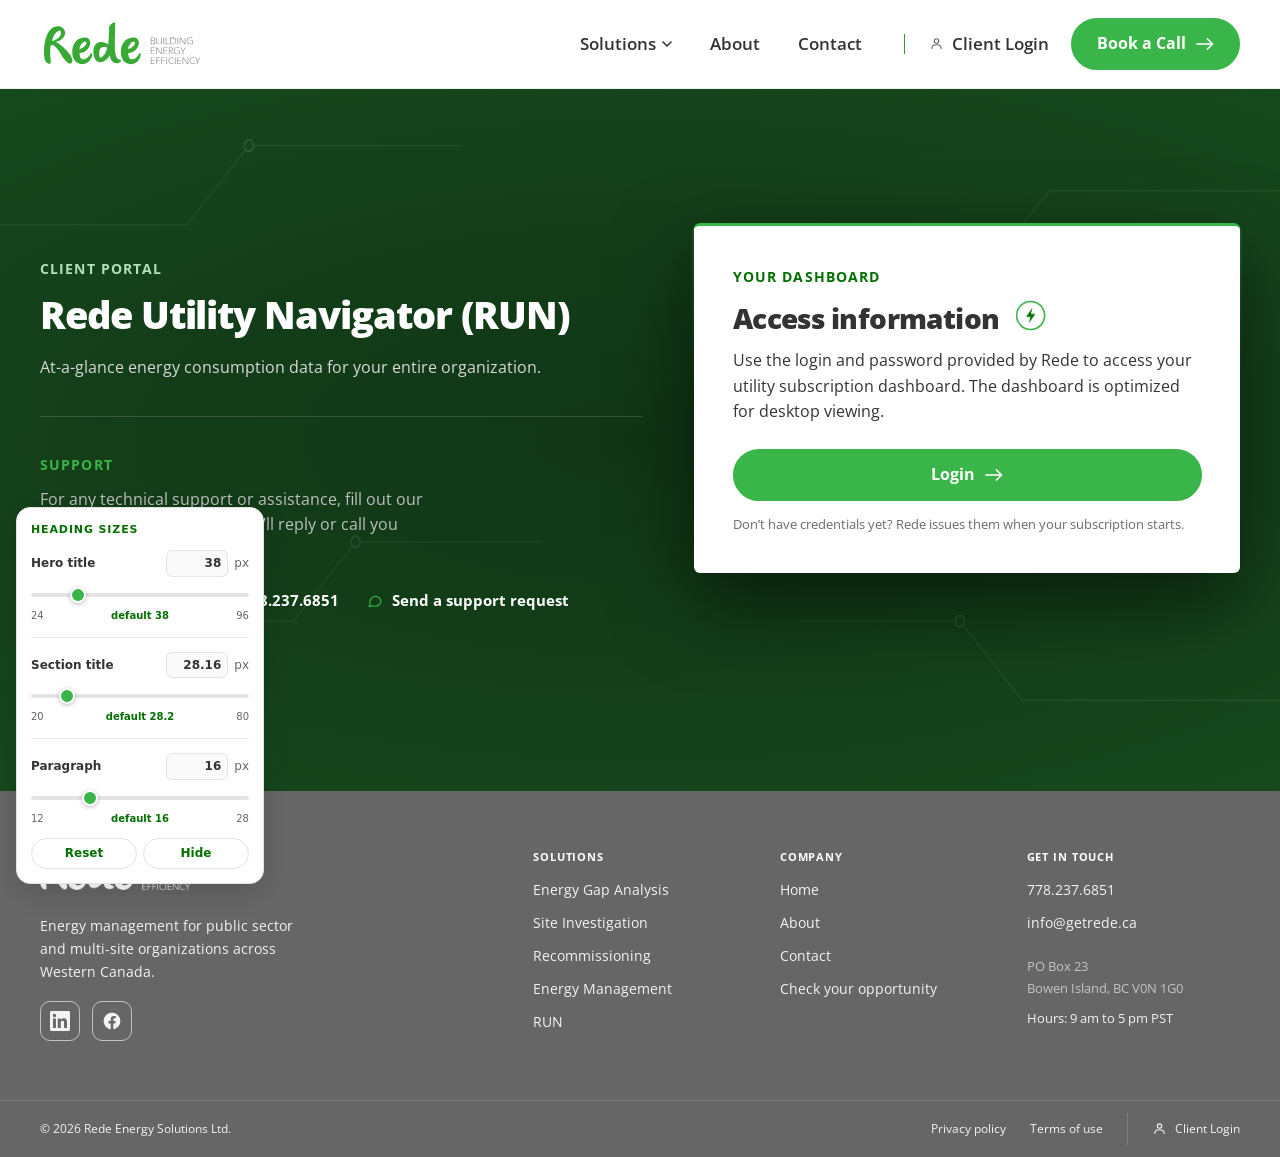
<file: client-login.html>
<!DOCTYPE html>
<html lang="en-CA">
<head>
<meta charset="UTF-8">
<meta name="viewport" content="width=device-width, initial-scale=1.0">

<!-- La pagina vive en _paginas/ --el guion bajo hace que GitHub Pages no
     la publique-- pero el CSS, el JS y las imagenes estan en la raiz.

     <base> resuelve las rutas de golpe: las del marcado y tambien las que
     algun JS escribe en tiempo de ejecucion, que es la razon por la que
     la copia privada se hizo asi en su dia. -->
<title>Client Login | Rede Energy Solutions</title>
<meta name="description" content="Client portal for Rede Energy Solutions. Use the login provided by Rede to access your utility subscription dashboard.">

<!-- Maqueta de trabajo interna. No debe indexarse. -->
<meta name="robots" content="noindex, nofollow">

<link rel="preconnect" href="https://fonts.googleapis.com">
<link rel="preconnect" href="https://fonts.gstatic.com" crossorigin>
<link href="https://fonts.googleapis.com/css2?family=Open+Sans:wght@400;600;700;800&display=swap" rel="stylesheet">

<link rel="stylesheet" href="css/tokens.css?v=202610231115">
<link rel="stylesheet" href="css/style.css?v=202610231115">
<link rel="stylesheet" href="css/d2.css?v=202610231115">
<link rel="stylesheet" href="css/d2-variantes.css?v=202610231115">
<link rel="stylesheet" href="css/d2-acceso.css?v=202610231115">
<!-- Regulador de tamano de titulares: herramienta de trabajo -->
<link rel="stylesheet" href="css/ajuste-titulos.css?v=202610231115">
</head>
<body class="d2">
<header class="header" id="header">
  <div class="header__inner">

    <a href="index.html" class="header__logo" aria-label="Rede Energy Solutions, home">
      <img src="assets/Rede-logo.svg" alt="Rede, Building Energy Efficiency" width="360" height="108">
    </a>

    <nav class="nav" aria-label="Main">
      <ul class="nav__list">
        <li class="nav__item nav__item--has-drop">
          <button class="nav__link nav__toggle" aria-expanded="false" aria-controls="drop-solutions">
            Solutions
            <svg class="nav__caret" width="10" height="6" viewBox="0 0 10 6" aria-hidden="true">
              <path d="M1 1l4 4 4-4" fill="none" stroke="currentColor" stroke-width="1.6" stroke-linecap="round" stroke-linejoin="round"></path>
            </svg>
          </button>
          <div class="nav__drop" id="drop-solutions" hidden="">

            <ul class="nav__drop__lista">
              <li>
                <a href="energy-gap-analysis.html" data-mega-img="assets/img/banners/senal-1.jpg" data-mega-cif="9.5%" data-mega-txt="average historical cost reduction for schools.">
                  <span class="nav__drop__icono" aria-hidden="true">
                    <!-- Lupa sobre grafico: el diagnostico -->
                    <svg width="22" height="22" viewBox="0 0 24 24" fill="none">
                      <circle cx="10.5" cy="10.5" r="6.5" stroke="currentColor" stroke-width="1.8"></circle>
                      <path d="M15.5 15.5L21 21" stroke="currentColor" stroke-width="1.8" stroke-linecap="round"></path>
                      <path d="M8 11.5v2M10.5 8.5v5M13 10v3.5" stroke="currentColor" stroke-width="1.6" stroke-linecap="round"></path>
                    </svg>
                  </span>
                  <span>Energy Gap Analysis<small>Affordable one-time diagnostic</small></span>
                </a>
              </li>

              <li>
                <a href="run.html" data-mega-img="assets/img/banners/consumo-descendente.jpg" data-mega-cif="$2.94M" data-mega-txt="identified for one Western Canadian school district.">
                  <span class="nav__drop__icono" aria-hidden="true">
                    <!-- Panel de control: la plataforma -->
                    <svg width="22" height="22" viewBox="0 0 24 24" fill="none">
                      <rect x="3" y="4" width="18" height="16" rx="2" stroke="currentColor" stroke-width="1.8"></rect>
                      <path d="M3 9h18" stroke="currentColor" stroke-width="1.8"></path>
                      <path d="M7 13v3M11 12v4M15 14v2" stroke="currentColor" stroke-width="1.8" stroke-linecap="round"></path>
                    </svg>
                  </span>
                  <span>RUN<small>Utility management platform</small></span>
                </a>
              </li>

              <li>
                <a href="recommissioning.html" data-mega-img="assets/img/banners/esquema-mecanico.jpg" data-mega-cif="1.8 yrs" data-mega-txt="average simple payback across school projects.">
                  <span class="nav__drop__icono" aria-hidden="true">
                    <!-- Llave inglesa: el ajuste de la instalacion.
                         Un solo trazo cerrado: boca abierta arriba y mango en
                         diagonal. El anterior llevaba un fragmento suelto que
                         se leia como un trazo roto. -->
                    <svg width="22" height="22" viewBox="0 0 24 24" fill="none">
                      <path d="M15.6 3.4a5 5 0 00-4.9 8.3l-6.4 6.4a1.9 1.9 0 002.6 2.6l6.4-6.4a5 5 0 008.3-4.9l-3.1 3.1-3.4-.6-.6-3.4 3.1-3.1z" stroke="currentColor" stroke-width="1.7" stroke-linejoin="round"></path>
                    </svg>
                  </span>
                  <span>Recommissioning<small>Project-based service</small></span>
                </a>
              </li>

              <li>
                <a href="energy-management.html" data-mega-img="assets/img/banners/senal-3.jpg" data-mega-cif="2008" data-mega-txt="working with public sector portfolios since.">
                  <span class="nav__drop__icono" aria-hidden="true">
                    <!-- Ciclo continuo: el programa que no termina.
                         Puntas en V tangentes al arco. Las anteriores eran
                         escuadras y no se leian como flecha. -->
                    <svg width="22" height="22" viewBox="0 0 24 24" fill="none">
                      <path d="M20.5 12a8.5 8.5 0 01-14.6 5.9" stroke="currentColor" stroke-width="1.7" stroke-linecap="round"></path>
                      <path d="M3.5 12a8.5 8.5 0 0114.6-5.9" stroke="currentColor" stroke-width="1.7" stroke-linecap="round"></path>
                      <path d="M9.4 18.4L5.9 17.9l-.5 3.5" stroke="currentColor" stroke-width="1.7" stroke-linecap="round" stroke-linejoin="round"></path>
                      <path d="M14.6 5.6l3.5.5.5-3.5" stroke="currentColor" stroke-width="1.7" stroke-linecap="round" stroke-linejoin="round"></path>
                    </svg>
                  </span>
                  <span>Energy Management<small>Full-service program</small></span>
                </a>
              </li>
            </ul>

            <!-- El destacado: en la referencia es una imagen suelta. Aqui la
                 imagen va de fondo y encima el dato que Rede tiene que contar. -->
            <div class="nav__drop__destacado">
              <picture><source srcset="assets/img/banners/esquema-mecanico.webp" type="image/webp"><img src="assets/img/banners/esquema-mecanico.jpg" alt="" aria-hidden="true" decoding="async" data-mega-destino=""></picture>
              <p class="nav__drop__cifra" data-mega-cifra="">$2.94M</p>
              <p class="nav__drop__texto" data-mega-texto="">
                identified for one Western Canadian school district.
              </p>
              <a href="index.html#calculator" class="nav__drop__enlace">
                Check your opportunity
                <svg width="18" height="12" viewBox="0 0 18 12" aria-hidden="true">
                  <path d="M11.5 1L16.5 6L11.5 11M16 6H1" fill="none" stroke="currentColor" stroke-width="1.8" stroke-linecap="round" stroke-linejoin="round"></path>
                </svg>
              </a>
            </div>

          </div>
        </li>
        <li class="nav__item"><a class="nav__link" href="about.html">About</a></li>
        <li class="nav__item"><a class="nav__link" href="contact.html">Contact</a></li>
      </ul>
    </nav>

    <div class="header__actions">
      <a href="client-login.html" class="d2-btn d2-btn--linea header__login-btn">
        <svg width="15" height="15" viewBox="0 0 24 24" fill="none" aria-hidden="true">
          <circle cx="12" cy="8" r="3.5" stroke="currentColor" stroke-width="1.8"></circle>
          <path d="M4.5 20c0-3.6 3.4-6 7.5-6s7.5 2.4 7.5 6" stroke="currentColor" stroke-width="1.8" stroke-linecap="round"></path>
        </svg>
        Client Login
      </a>
      <a href="contact.html" class="d2-btn d2-btn--solido">
        Book a Call
        <svg width="18" height="12" viewBox="0 0 18 12" aria-hidden="true">
          <path d="M11.5 1L16.5 6L11.5 11M16 6H1" fill="none" stroke="currentColor" stroke-width="1.7" stroke-linecap="round" stroke-linejoin="round"></path>
        </svg>
      </a>
    </div>

    <button class="burger" aria-label="Open menu" aria-expanded="false" aria-controls="mobile-menu">
      <span></span><span></span><span></span>
    </button>
  </div>

    <!-- El velo: atenua la pagina y es la zona de cierre al tocar fuera. -->
  <div class="menu-velo" id="menu-velo" hidden=""></div>

  <div class="mobile-menu" id="mobile-menu" hidden=""><div class="mobile-menu__cabecera"><a href="index.html" class="mobile-menu__logo" aria-label="Rede Energy Solutions, home">
      <img src="assets/Rede-logo.svg" alt="Rede, Building Energy Efficiency" width="360" height="108">
    </a><button type="button" class="mobile-menu__cerrar" aria-label="Close menu"><svg width="20" height="20" viewBox="0 0 24 24" fill="none" aria-hidden="true"><path d="M5 5l14 14M19 5L5 19" stroke="currentColor" stroke-width="1.9" stroke-linecap="round"></path></svg></button></div>

    <!-- El panel tapa el header entero, asi que la marca se repite aqui: sin
         ella el menu abierto no dice de quien es. -->
    

    <nav aria-label="Mobile">

      <p class="mobile-menu__rotulo">Solutions</p>
      <div class="mobile-menu__sub">
        <a href="energy-gap-analysis.html">
          <span class="mobile-menu__icono" aria-hidden="true">
            <svg width="22" height="22" viewBox="0 0 24 24" fill="none">
              <circle cx="10.5" cy="10.5" r="6.5" stroke="currentColor" stroke-width="1.8"></circle>
              <path d="M15.5 15.5L21 21" stroke="currentColor" stroke-width="1.8" stroke-linecap="round"></path>
              <path d="M8 11.5v2M10.5 8.5v5M13 10v3.5" stroke="currentColor" stroke-width="1.6" stroke-linecap="round"></path>
              </svg>
          </span>
          <span>Energy Gap Analysis<small>Affordable one-time diagnostic</small></span>
        </a>
        <a href="run.html">
          <span class="mobile-menu__icono" aria-hidden="true">
            <svg width="22" height="22" viewBox="0 0 24 24" fill="none">
              <rect x="3" y="4" width="18" height="16" rx="2" stroke="currentColor" stroke-width="1.8"></rect>
              <path d="M3 9h18" stroke="currentColor" stroke-width="1.8"></path>
              <path d="M7 13v3M11 12v4M15 14v2" stroke="currentColor" stroke-width="1.8" stroke-linecap="round"></path>
              </svg>
          </span>
          <span>RUN<small>Utility management platform</small></span>
        </a>
        <a href="recommissioning.html">
          <span class="mobile-menu__icono" aria-hidden="true">
            <svg width="22" height="22" viewBox="0 0 24 24" fill="none">
              <path d="M15.6 3.4a5 5 0 00-4.9 8.3l-6.4 6.4a1.9 1.9 0 002.6 2.6l6.4-6.4a5 5 0 008.3-4.9l-3.1 3.1-3.4-.6-.6-3.4 3.1-3.1z" stroke="currentColor" stroke-width="1.7" stroke-linejoin="round"></path>
              </svg>
          </span>
          <span>Recommissioning<small>Project-based service</small></span>
        </a>
        <a href="energy-management.html">
          <span class="mobile-menu__icono" aria-hidden="true">
            <svg width="22" height="22" viewBox="0 0 24 24" fill="none">
              <path d="M20.5 12a8.5 8.5 0 01-14.6 5.9" stroke="currentColor" stroke-width="1.7" stroke-linecap="round"></path>
              <path d="M3.5 12a8.5 8.5 0 0114.6-5.9" stroke="currentColor" stroke-width="1.7" stroke-linecap="round"></path>
              <path d="M9.4 18.4L5.9 17.9l-.5 3.5" stroke="currentColor" stroke-width="1.7" stroke-linecap="round" stroke-linejoin="round"></path>
              <path d="M14.6 5.6l3.5.5.5-3.5" stroke="currentColor" stroke-width="1.7" stroke-linecap="round" stroke-linejoin="round"></path>
              </svg>
          </span>
          <span>Energy Management<small>Full-service program</small></span>
        </a>
      </div>

      <a href="about.html" class="mobile-menu__raiz">About</a>
      <a href="contact.html" class="mobile-menu__raiz">Contact</a>
      <a href="client-login.html" class="mobile-menu__raiz">Client Login</a>
    </nav>

    <a href="contact.html" class="btn btn--primary btn--block">Book a Call</a>
  </div>
</header>

<!-- ==========================================================================
     CLIENT LOGIN — LA PUERTA DE RUN

     No lleva formulario, y es deliberado. Las credenciales las emite Rede,
     no hay alta automatica, y el panel vive fuera de esta web. Un
     formulario que no valida nada seria peor que no tenerlo: el visitante
     escribe su contrasena, pulsa y no pasa nada.

     Asi que esta pagina hace tres cosas y ninguna mas: decir donde esta la
     puerta, como se consigue la llave, y a quien llamar si no abre.

     LA ANIMACION NO ES DECORADO

     La corriente recorre el circuito y ENERGIZA la tarjeta de acceso. Es la
     metafora de lo que hace la pagina, y ademas es el lenguaje que este
     proyecto ya tiene: el comentario del pulso de Rutas lo dice mejor que
     yo --"si el pulso es una senal electrica que recorre el circuito, pasar
     el raton sobre un paso es ENERGIZAR ese nodo. No encenderlo de golpe:
     cargarlo".
     ========================================================================== -->

<main class="d2-acceso" id="contenido">

  <!-- ======================================================================
       EL CIRCUITO ANIMADO, OCULTO (16/9/2026)

       Se guarda entero por si se recupera: los cuatro trazos que convergen
       en la tarjeta, el filtro de resplandor y la senal que viaja. Basta
       quitar el hidden del <svg> y comentar el patron de abajo.

       En su lugar va el mismo trazado de circuito que la banda de equipo
       de About, que es estatico y ya esta en el lenguaje del sitio.
       ====================================================================== -->
  <!-- El circuito de fondo. Cuatro trazos que convergen en la tarjeta.

       pathLength="100" normaliza cada trazo para que el dasharray se
       escriba en porcentaje: sin el habria que medir con getTotalLength()
       y recalcular en cada cambio de tamano. -->
  <svg class="d2-acceso__circuito" hidden viewBox="0 0 1440 760" preserveAspectRatio="xMidYMid slice" aria-hidden="true">
    <defs>
      <!-- El resplandor.

           feColorMatrix con el alfa multiplicado por 19 y desplazado -9
           devuelve el borde duro que feGaussianBlur difumina: es lo que
           separa un brillo de una mancha. (Lucas Bebber, Codrops, 2015.)

           La region del filtro va ampliada a mano. Por defecto es
           x=-10% y=-10% w=120% h=120%, y el resplandor se CORTA en ese
           limite: es el fallo que se lleva a todo el mundo la primera vez.
           (Sara Soueidan, SVG Filters 101.) -->
      <filter id="lg-glow" x="-50%" y="-50%" width="200%" height="200%">
        <feGaussianBlur stdDeviation="3.5" result="b"/>
        <feColorMatrix in="b" type="matrix"
          values="1 0 0 0 0  0 1 0 0 0  0 0 1 0 0  0 0 0 19 -9" result="g"/>
        <feMerge>
          <feMergeNode in="g"/>
          <feMergeNode in="SourceGraphic"/>
        </feMerge>
      </filter>
    </defs>

    <!-- Los rieles, siempre visibles y muy tenues: son el circuito. -->
    <g class="d2-acceso__riel">
      <path d="M0 210h430a22 22 0 0 1 22 22v88a22 22 0 0 0 22 22h292"/>
      <path d="M0 590h370a22 22 0 0 0 22-22V468a22 22 0 0 1 22-22h352"/>
      <path d="M1440 190h-400a22 22 0 0 0-22 22v96a22 22 0 0 1-22 22h-218"/>
      <path d="M1440 600h-360a22 22 0 0 1-22-22V478a22 22 0 0 0-22-22h-218"/>
    </g>

    <!-- Y encima, la corriente: el mismo trazado con un guion corto que
         recorre la ruta. Cuatro senales con retardos distintos, para que
         el circuito lata en vez de parpadear a la vez. -->
    <g class="d2-acceso__senal" filter="url(#lg-glow)">
      <path style="--i:0" pathLength="100" d="M0 210h430a22 22 0 0 1 22 22v88a22 22 0 0 0 22 22h292"/>
      <path style="--i:1" pathLength="100" d="M0 590h370a22 22 0 0 0 22-22V468a22 22 0 0 1 22-22h352"/>
      <path style="--i:2" pathLength="100" d="M1440 190h-400a22 22 0 0 0-22 22v96a22 22 0 0 1-22 22h-218"/>
      <path style="--i:3" pathLength="100" d="M1440 600h-360a22 22 0 0 1-22-22V478a22 22 0 0 0-22-22h-218"/>
    </g>

    <!-- Los nodos: justo donde cada ruta toca el borde de la caja -->
    <g class="d2-acceso__nodo">
      <circle cx="766" cy="342" r="5" style="--i:0"/>
      <circle cx="766" cy="446" r="5" style="--i:1"/>
      <circle cx="1178" cy="330" r="5" style="--i:2"/>
      <circle cx="1178" cy="456" r="5" style="--i:3"/>
    </g>
  </svg>

  <!-- EL PATRON DE CIRCUITO, EL MISMO DE LA BANDA DE EQUIPO

       Mismo trazado, mismos nodos y mismo viewBox que en About: ahi va
       sobre el mismo verde #1A5121, asi que los colores valen tal cual. -->
  <svg class="d2-acceso__patron" viewBox="0 0 1440 620" preserveAspectRatio="none" aria-hidden="true">
    <path d="M0 120H210L280 50H520M1440 90H1180L1120 150H860"/>
    <path d="M120 620V470H330L400 400H610"/>
    <path d="M1440 540H1150L1080 470H900"/>
    <circle cx="280" cy="50" r="5"/>
    <circle cx="1120" cy="150" r="5"/>
    <circle cx="400" cy="400" r="5"/>
    <circle cx="1080" cy="470" r="5"/>
  </svg>

  <div class="d2-acceso__inner">

    <div class="d2-acceso__copy d2-entra">
      <p class="eyebrow">Client portal</p>
      <!-- 22/10/2026 (feedback de Erica, punto 5.1): "Utility Subscription"
           iba tachado y "Rede Utility Navigator (RUN)" en rojo. Es el
           nombre real del producto, el mismo que lleva su propia pagina. -->
      <h1 class="d2-acceso__titulo">
        Rede Utility Navigator (RUN)
      </h1>
      <p class="d2-acceso__lead">
        At-a-glance energy consumption data for your entire organization.
      </p>
    </div>

    <!-- LA TARJETA DE ACCESO

         Es el centro de la pagina y el punto al que llega la corriente. El
         boton no es un submit: es un enlace al panel, que vive fuera. -->
    <div class="d2-acceso__puerta d2-entra">

      

      <!-- EL ROTULO Y EL RAYO, EN UNA FILA (16/9/2026)

           Antes el rayo iba solo arriba y el rotulo debajo, con lo que
           "Your dashboard" caia 122px por debajo de "Client portal" y las
           dos columnas no arrancaban a la misma altura.

           Ahora comparten fila: el rotulo a la izquierda --alineado con el
           de la columna izquierda-- y el simbolo reducido a la derecha. -->
      <p class="d2-acceso__eti">Your dashboard</p>
      <!-- EL TITULAR Y EL SIMBOLO, EN UNA FILA (16/9/2026)

           El rayo va a la derecha de "Access information". Antes iba
           encima del rotulo y empujaba toda la tarjeta hacia abajo. -->
      <div class="d2-acceso__fila-titulo">
        <h2 class="d2-acceso__puerta-titulo">Access information</h2>
  <div class="d2-acceso__marca" aria-hidden="true">
            <!-- El simbolo de energia: un anillo que se carga. El trazo se
                 dibuja al entrar y despues respira muy despacio.
    
                 pathLength="100" otra vez: el dasharray va en porcentaje y no
                 depende del radio. -->
            <svg viewBox="0 0 64 64" fill="none">
              <circle class="d2-acceso__aro-base" cx="32" cy="32" r="27"/>
              <circle class="d2-acceso__aro" cx="32" cy="32" r="27" pathLength="100"/>
              <path class="d2-acceso__rayo" d="M35.5 17L23 35h8.5L28.5 47L41 29h-8.5z"/>
            </svg>
          </div>
      </div>
      <p class="d2-acceso__puerta-texto">
        Use the login and password provided by Rede to access your utility subscription
        dashboard. The dashboard is optimized for desktop viewing.
      </p>

      <a class="d2-btn d2-btn--solido d2-acceso__cta" href="#" data-acceso-cta>
        Login
        <svg width="18" height="12" viewBox="0 0 18 12" aria-hidden="true">
          <path d="M11.5 1L16.5 6L11.5 11M16 6H1" fill="none" stroke="currentColor"
                stroke-width="1.7" stroke-linecap="round" stroke-linejoin="round"/>
        </svg>
      </a>

      <p class="d2-acceso__nota">
        Don&rsquo;t have credentials yet? Rede issues them when your subscription starts.
      </p>
    </div>

    <!-- SOPORTE

         Va despues de la puerta y no antes: quien llega aqui quiere entrar,
         no leer. Pero tiene que estar en la misma pantalla, porque el
         momento en que hace falta es justo cuando el boton no funciona. -->
    <div class="d2-acceso__apoyo d2-entra">
      <p class="d2-acceso__apoyo-eti">Support</p>
      <p class="d2-acceso__apoyo-texto">
        For any technical support or assistance, fill out our support request form and
        we&rsquo;ll reply or call you shortly.
      </p>
      <ul class="d2-acceso__vias">
        <li>
          <a href="mailto:info@getrede.ca">
            <svg width="16" height="16" viewBox="0 0 24 24" fill="none" aria-hidden="true">
              <rect x="2.5" y="5" width="19" height="14" rx="2" stroke="currentColor" stroke-width="1.7"/>
              <path d="M3 7l9 6 9-6" stroke="currentColor" stroke-width="1.7" stroke-linecap="round" stroke-linejoin="round"/>
            </svg>
            info@getrede.ca
          </a>
        </li>
        <li>
          <a href="tel:+17782376851">
            <svg width="16" height="16" viewBox="0 0 24 24" fill="none" aria-hidden="true">
              <path d="M6 3h3l2 5-2.5 1.5a12 12 0 0 0 6 6L16 13l5 2v3a2 2 0 0 1-2.2 2A17 17 0 0 1 4 5.2 2 2 0 0 1 6 3z"
                    stroke="currentColor" stroke-width="1.7" stroke-linejoin="round"/>
            </svg>
            778.237.6851
          </a>
        </li>
        <li>
          <a href="contact.html">
            <svg width="16" height="16" viewBox="0 0 24 24" fill="none" aria-hidden="true">
              <path d="M21 11.5a8.4 8.4 0 0 1-9 8.4 8.8 8.8 0 0 1-3.8-.9L3 20.5l1.6-4.9A8.4 8.4 0 1 1 21 11.5z"
                    stroke="currentColor" stroke-width="1.7" stroke-linejoin="round"/>
            </svg>
            Send a support request
          </a>
        </li>
      </ul>
    </div>

  </div>
</main>

<footer class="d2-pie-dir">
      <div class="d2-pie-dir__inner">

        <div class="d2-pie-dir__marca">
          <a href="index.html" class="d2-pie-dir__logo" aria-label="Rede Energy Solutions, home">
            <img src="assets/img/rede-logo-white.png" alt="Rede, Building Energy Efficiency" width="376" height="100">
          </a>
          <p class="d2-pie-dir__tagline">
            Energy management for public sector and multi-site organizations across
            Western Canada.
          </p>
          <p class="d2-pie-dir__pron">
            <a class="d2-pie-social" href="#" target="_blank" rel="noopener" aria-label="Rede Energy Solutions on LinkedIn">
              <svg width="20" height="20" viewBox="0 0 24 24" fill="currentColor" aria-hidden="true">
                <path d="M20.45 20.45h-3.56v-5.57c0-1.33-.02-3.04-1.85-3.04-1.85 0-2.13 1.45-2.13 2.94v5.67H9.35V9h3.41v1.56h.05c.48-.9 1.63-1.85 3.36-1.85 3.6 0 4.27 2.37 4.27 5.45v6.29zM5.34 7.43a2.06 2.06 0 110-4.13 2.06 2.06 0 010 4.13zM7.12 20.45H3.55V9h3.57v11.45zM22.22 0H1.77C.79 0 0 .77 0 1.72v20.56C0 23.23.79 24 1.77 24h20.45c.98 0 1.78-.77 1.78-1.72V1.72C24 .77 23.2 0 22.22 0z"></path>
              </svg>
            </a>
            <a class="d2-pie-social" href="#" target="_blank" rel="noopener" aria-label="Rede Energy Solutions on Facebook">
              <svg width="20" height="20" viewBox="0 0 24 24" fill="currentColor" aria-hidden="true">
                <path d="M22 12.06C22 6.5 17.52 2 12 2S2 6.5 2 12.06c0 5.02 3.66 9.18 8.44 9.94v-7.03H7.9v-2.91h2.54V9.85c0-2.52 1.5-3.91 3.77-3.91 1.09 0 2.24.2 2.24.2v2.46h-1.26c-1.24 0-1.63.78-1.63 1.57v1.89h2.78l-.45 2.91h-2.33V22c4.78-.76 8.44-4.92 8.44-9.94z"/>
              </svg>
            </a>
          </p>
        </div>

        <nav class="d2-pie-dir__nav" aria-label="Footer">
          <div class="d2-pie-dir__col">
            <h2 class="d2-pie-dir__titulo">Solutions</h2>
            <ul class="d2-pie-dir__lista">
              <li><a href="energy-gap-analysis.html">Energy Gap Analysis</a></li>
              <li><a href="#">Site Investigation</a></li>
              <li><a href="recommissioning.html">Recommissioning</a></li>
              <li><a href="energy-management.html">Energy Management</a></li>
              <li><a href="run.html">RUN</a></li>
            </ul>
          </div>

          <div class="d2-pie-dir__col">
            <h2 class="d2-pie-dir__titulo">Company</h2>
            <ul class="d2-pie-dir__lista">
              <li><a href="index.html">Home</a></li>
              <li><a href="about.html">About</a></li>
              <li><a href="contact.html">Contact</a></li>
              <li><a href="index.html#calculator">Check your opportunity</a></li>
            </ul>
          </div>

          <div class="d2-pie-dir__col">
            <h2 class="d2-pie-dir__titulo">Get in touch</h2>
            <ul class="d2-pie-dir__lista">
              <li><a href="tel:+17782376851">778.237.6851</a></li>
              <li><a href="mailto:info@getrede.ca">info@getrede.ca</a></li>
            </ul>
            <address class="d2-pie-dir__direccion">
              PO Box 23<br>
              Bowen Island, BC V0N 1G0
            </address>
            <p class="d2-pie-dir__horario">Hours: 9 am to 5 pm PST</p>
          </div>
        </nav>
      </div>

      <div class="d2-pie-dir__base">
        <div class="d2-pie-dir__base-inner">
          <p class="d2-pie-dir__legal">© 2026 Rede Energy Solutions Ltd.</p>
          <ul class="d2-pie-dir__legales">
            <li><a href="#">Privacy policy</a></li>
            <li><a href="#">Terms of use</a></li>
            <li><a href="client-login.html" class="d2-pie-dir__login">
              <svg width="15" height="15" viewBox="0 0 24 24" fill="none" aria-hidden="true">
                <circle cx="12" cy="8" r="3.5" stroke="currentColor" stroke-width="1.8"></circle>
                <path d="M4.5 20c0-3.6 3.4-6 7.5-6s7.5 2.4 7.5 6" stroke="currentColor" stroke-width="1.8" stroke-linecap="round"></path>
              </svg>
              Client Login
            </a></li>
          </ul>
        </div>
      </div>
    </footer>

<script src="js/d2.js?v=202610231014"></script>
<script src="js/d2-header.js?v=202610231014"></script>
<script src="js/d2-composicion.js?v=202610231014"></script>
<script src="js/d2-carrusel.js?v=202610231014"></script>
<script src="js/d2-hubspot.js?v=202610231014"></script>

<script src="js/ajuste-titulos.js?v=202610231014"></script>
</body>
</html>
</file>
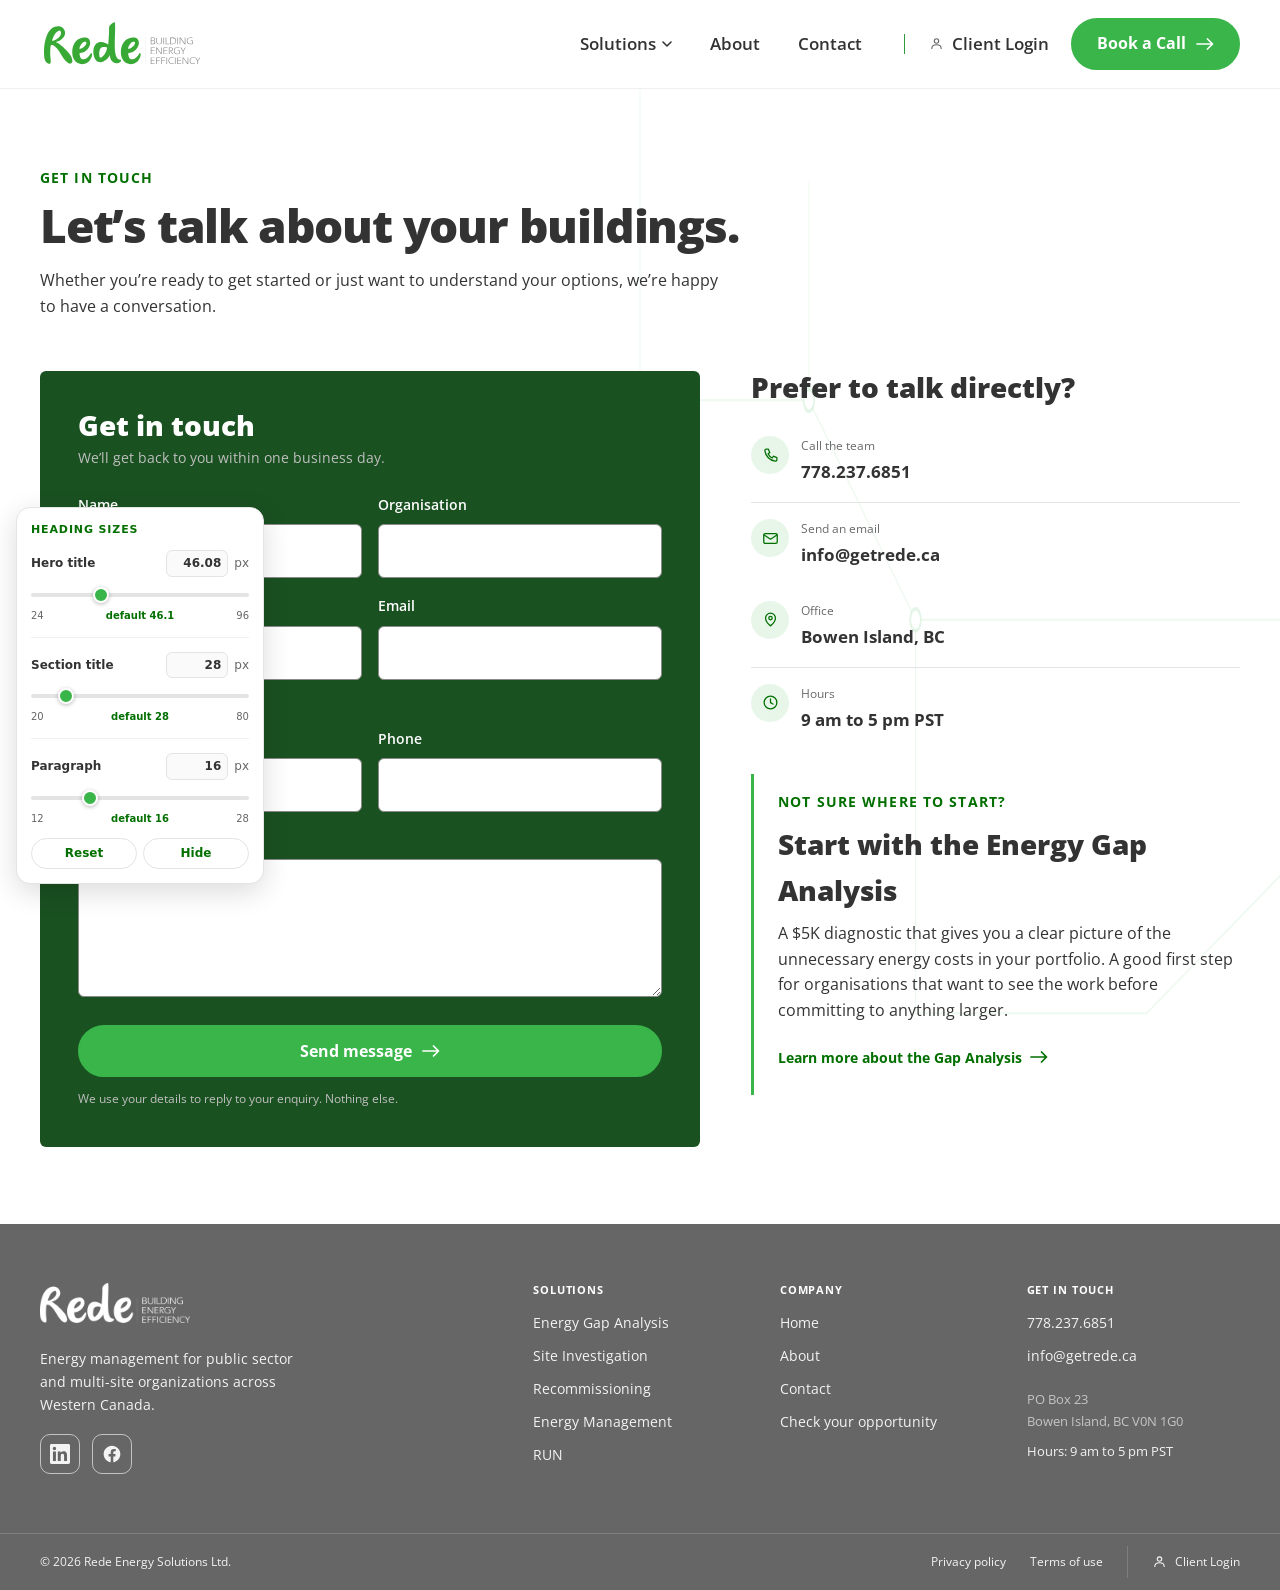
<file: contact.html>
<!DOCTYPE html>
<html lang="en-CA">
<head>
<meta charset="UTF-8">
<meta name="viewport" content="width=device-width, initial-scale=1.0">
<title>Contact | Rede Energy Solutions</title>
<meta name="description" content="Talk to the Rede team about your buildings. Whether you are ready to start or just want to understand your options.">

<!-- Maqueta de trabajo interna. No debe indexarse. -->
<meta name="robots" content="noindex, nofollow">

<link rel="preconnect" href="https://fonts.googleapis.com">
<link rel="preconnect" href="https://fonts.gstatic.com" crossorigin>
<link href="https://fonts.googleapis.com/css2?family=Open+Sans:wght@400;600;700;800&display=swap" rel="stylesheet">

<link rel="stylesheet" href="css/tokens.css?v=202610231043">
<link rel="stylesheet" href="css/style.css?v=202610231043">
<link rel="stylesheet" href="css/d2.css?v=202610231043">
<link rel="stylesheet" href="css/d2-variantes.css?v=202610231043">
<link rel="stylesheet" href="css/v1.css?v=202610231043">
<link rel="stylesheet" href="css/d2-contacto.css?v=202610231043">
<!-- Regulador de tamano de titulares: herramienta de trabajo -->
<link rel="stylesheet" href="css/ajuste-titulos.css?v=202610231043">
</head>
<body class="d2">

<header class="header" id="header">
  <div class="header__inner">

    <a href="index.html" class="header__logo" aria-label="Rede Energy Solutions, home">
      <img src="assets/Rede-logo.svg" alt="Rede, Building Energy Efficiency" width="360" height="108">
    </a>

    <nav class="nav" aria-label="Main">
      <ul class="nav__list">
        <li class="nav__item nav__item--has-drop">
          <button class="nav__link nav__toggle" aria-expanded="false" aria-controls="drop-solutions">
            Solutions
            <svg class="nav__caret" width="10" height="6" viewBox="0 0 10 6" aria-hidden="true">
              <path d="M1 1l4 4 4-4" fill="none" stroke="currentColor" stroke-width="1.6" stroke-linecap="round" stroke-linejoin="round"></path>
            </svg>
          </button>
          <div class="nav__drop" id="drop-solutions" hidden="">

            <ul class="nav__drop__lista">
              <li>
                <a href="energy-gap-analysis.html" data-mega-img="assets/img/banners/senal-1.jpg" data-mega-cif="9.5%" data-mega-txt="average historical cost reduction for schools.">
                  <span class="nav__drop__icono" aria-hidden="true">
                    <!-- Lupa sobre grafico: el diagnostico -->
                    <svg width="22" height="22" viewBox="0 0 24 24" fill="none">
                      <circle cx="10.5" cy="10.5" r="6.5" stroke="currentColor" stroke-width="1.8"></circle>
                      <path d="M15.5 15.5L21 21" stroke="currentColor" stroke-width="1.8" stroke-linecap="round"></path>
                      <path d="M8 11.5v2M10.5 8.5v5M13 10v3.5" stroke="currentColor" stroke-width="1.6" stroke-linecap="round"></path>
                    </svg>
                  </span>
                  <span>Energy Gap Analysis<small>Affordable one-time diagnostic</small></span>
                </a>
              </li>

              <li>
                <a href="run.html" data-mega-img="assets/img/banners/consumo-descendente.jpg" data-mega-cif="$2.94M" data-mega-txt="identified for one Western Canadian school district.">
                  <span class="nav__drop__icono" aria-hidden="true">
                    <!-- Panel de control: la plataforma -->
                    <svg width="22" height="22" viewBox="0 0 24 24" fill="none">
                      <rect x="3" y="4" width="18" height="16" rx="2" stroke="currentColor" stroke-width="1.8"></rect>
                      <path d="M3 9h18" stroke="currentColor" stroke-width="1.8"></path>
                      <path d="M7 13v3M11 12v4M15 14v2" stroke="currentColor" stroke-width="1.8" stroke-linecap="round"></path>
                    </svg>
                  </span>
                  <span>RUN<small>Utility management platform</small></span>
                </a>
              </li>

              <li>
                <a href="recommissioning.html" data-mega-img="assets/img/banners/esquema-mecanico.jpg" data-mega-cif="1.8 yrs" data-mega-txt="average simple payback across school projects.">
                  <span class="nav__drop__icono" aria-hidden="true">
                    <!-- Llave inglesa: el ajuste de la instalacion.
                         Un solo trazo cerrado: boca abierta arriba y mango en
                         diagonal. El anterior llevaba un fragmento suelto que
                         se leia como un trazo roto. -->
                    <svg width="22" height="22" viewBox="0 0 24 24" fill="none">
                      <path d="M15.6 3.4a5 5 0 00-4.9 8.3l-6.4 6.4a1.9 1.9 0 002.6 2.6l6.4-6.4a5 5 0 008.3-4.9l-3.1 3.1-3.4-.6-.6-3.4 3.1-3.1z" stroke="currentColor" stroke-width="1.7" stroke-linejoin="round"></path>
                    </svg>
                  </span>
                  <span>Recommissioning<small>Project-based service</small></span>
                </a>
              </li>

              <li>
                <a href="energy-management.html" data-mega-img="assets/img/banners/senal-3.jpg" data-mega-cif="2008" data-mega-txt="working with public sector portfolios since.">
                  <span class="nav__drop__icono" aria-hidden="true">
                    <!-- Ciclo continuo: el programa que no termina.
                         Puntas en V tangentes al arco. Las anteriores eran
                         escuadras y no se leian como flecha. -->
                    <svg width="22" height="22" viewBox="0 0 24 24" fill="none">
                      <path d="M20.5 12a8.5 8.5 0 01-14.6 5.9" stroke="currentColor" stroke-width="1.7" stroke-linecap="round"></path>
                      <path d="M3.5 12a8.5 8.5 0 0114.6-5.9" stroke="currentColor" stroke-width="1.7" stroke-linecap="round"></path>
                      <path d="M9.4 18.4L5.9 17.9l-.5 3.5" stroke="currentColor" stroke-width="1.7" stroke-linecap="round" stroke-linejoin="round"></path>
                      <path d="M14.6 5.6l3.5.5.5-3.5" stroke="currentColor" stroke-width="1.7" stroke-linecap="round" stroke-linejoin="round"></path>
                    </svg>
                  </span>
                  <span>Energy Management<small>Full-service program</small></span>
                </a>
              </li>
            </ul>

            <!-- El destacado: en la referencia es una imagen suelta. Aqui la
                 imagen va de fondo y encima el dato que Rede tiene que contar. -->
            <div class="nav__drop__destacado">
              <picture><source srcset="assets/img/banners/esquema-mecanico.webp" type="image/webp"><img src="assets/img/banners/esquema-mecanico.jpg" alt="" aria-hidden="true" decoding="async" data-mega-destino=""></picture>
              <p class="nav__drop__cifra" data-mega-cifra="">$2.94M</p>
              <p class="nav__drop__texto" data-mega-texto="">
                identified for one Western Canadian school district.
              </p>
              <a href="index.html#calculator" class="nav__drop__enlace">
                Check your opportunity
                <svg width="18" height="12" viewBox="0 0 18 12" aria-hidden="true">
                  <path d="M11.5 1L16.5 6L11.5 11M16 6H1" fill="none" stroke="currentColor" stroke-width="1.8" stroke-linecap="round" stroke-linejoin="round"></path>
                </svg>
              </a>
            </div>

          </div>
        </li>
        <li class="nav__item"><a class="nav__link" href="about.html">About</a></li>
        <li class="nav__item"><a class="nav__link" href="contact.html">Contact</a></li>
      </ul>
    </nav>

    <div class="header__actions">
      <a href="client-login.html" class="d2-btn d2-btn--linea header__login-btn">
        <svg width="15" height="15" viewBox="0 0 24 24" fill="none" aria-hidden="true">
          <circle cx="12" cy="8" r="3.5" stroke="currentColor" stroke-width="1.8"></circle>
          <path d="M4.5 20c0-3.6 3.4-6 7.5-6s7.5 2.4 7.5 6" stroke="currentColor" stroke-width="1.8" stroke-linecap="round"></path>
        </svg>
        Client Login
      </a>
      <a href="#contact" class="d2-btn d2-btn--solido">
        Book a Call
        <svg width="18" height="12" viewBox="0 0 18 12" aria-hidden="true">
          <path d="M11.5 1L16.5 6L11.5 11M16 6H1" fill="none" stroke="currentColor" stroke-width="1.7" stroke-linecap="round" stroke-linejoin="round"></path>
        </svg>
      </a>
    </div>

    <button class="burger" aria-label="Open menu" aria-expanded="false" aria-controls="mobile-menu">
      <span></span><span></span><span></span>
    </button>
  </div>

    <!-- El velo: atenua la pagina y es la zona de cierre al tocar fuera. -->
  <div class="menu-velo" id="menu-velo" hidden=""></div>

  <div class="mobile-menu" id="mobile-menu" hidden=""><div class="mobile-menu__cabecera"><a href="index.html" class="mobile-menu__logo" aria-label="Rede Energy Solutions, home">
      <img src="assets/Rede-logo.svg" alt="Rede, Building Energy Efficiency" width="360" height="108">
    </a><button type="button" class="mobile-menu__cerrar" aria-label="Close menu"><svg width="20" height="20" viewBox="0 0 24 24" fill="none" aria-hidden="true"><path d="M5 5l14 14M19 5L5 19" stroke="currentColor" stroke-width="1.9" stroke-linecap="round"></path></svg></button></div>

    <!-- El panel tapa el header entero, asi que la marca se repite aqui: sin
         ella el menu abierto no dice de quien es. -->

    <nav aria-label="Mobile">

      <p class="mobile-menu__rotulo">Solutions</p>
      <div class="mobile-menu__sub">
        <a href="energy-gap-analysis.html">
          <span class="mobile-menu__icono" aria-hidden="true">
            <svg width="22" height="22" viewBox="0 0 24 24" fill="none">
              <circle cx="10.5" cy="10.5" r="6.5" stroke="currentColor" stroke-width="1.8"></circle>
              <path d="M15.5 15.5L21 21" stroke="currentColor" stroke-width="1.8" stroke-linecap="round"></path>
              <path d="M8 11.5v2M10.5 8.5v5M13 10v3.5" stroke="currentColor" stroke-width="1.6" stroke-linecap="round"></path>
              </svg>
          </span>
          <span>Energy Gap Analysis<small>Affordable one-time diagnostic</small></span>
        </a>
        <a href="run.html">
          <span class="mobile-menu__icono" aria-hidden="true">
            <svg width="22" height="22" viewBox="0 0 24 24" fill="none">
              <rect x="3" y="4" width="18" height="16" rx="2" stroke="currentColor" stroke-width="1.8"></rect>
              <path d="M3 9h18" stroke="currentColor" stroke-width="1.8"></path>
              <path d="M7 13v3M11 12v4M15 14v2" stroke="currentColor" stroke-width="1.8" stroke-linecap="round"></path>
              </svg>
          </span>
          <span>RUN<small>Utility management platform</small></span>
        </a>
        <a href="recommissioning.html">
          <span class="mobile-menu__icono" aria-hidden="true">
            <svg width="22" height="22" viewBox="0 0 24 24" fill="none">
              <path d="M15.6 3.4a5 5 0 00-4.9 8.3l-6.4 6.4a1.9 1.9 0 002.6 2.6l6.4-6.4a5 5 0 008.3-4.9l-3.1 3.1-3.4-.6-.6-3.4 3.1-3.1z" stroke="currentColor" stroke-width="1.7" stroke-linejoin="round"></path>
              </svg>
          </span>
          <span>Recommissioning<small>Project-based service</small></span>
        </a>
        <a href="energy-management.html">
          <span class="mobile-menu__icono" aria-hidden="true">
            <svg width="22" height="22" viewBox="0 0 24 24" fill="none">
              <path d="M20.5 12a8.5 8.5 0 01-14.6 5.9" stroke="currentColor" stroke-width="1.7" stroke-linecap="round"></path>
              <path d="M3.5 12a8.5 8.5 0 0114.6-5.9" stroke="currentColor" stroke-width="1.7" stroke-linecap="round"></path>
              <path d="M9.4 18.4L5.9 17.9l-.5 3.5" stroke="currentColor" stroke-width="1.7" stroke-linecap="round" stroke-linejoin="round"></path>
              <path d="M14.6 5.6l3.5.5.5-3.5" stroke="currentColor" stroke-width="1.7" stroke-linecap="round" stroke-linejoin="round"></path>
              </svg>
          </span>
          <span>Energy Management<small>Full-service program</small></span>
        </a>
      </div>

      <a href="about.html" class="mobile-menu__raiz">About</a>
      <a href="contact.html" class="mobile-menu__raiz">Contact</a>
      <a href="client-login.html" class="mobile-menu__raiz">Client Login</a>
    </nav>

    <a href="#contact" class="btn btn--primary btn--block">Book a Call</a>
  </div>
</header>
<main class="ct" id="contenido">

    <!-- ==================================================================
         EL CAMPO TERMICO, OCULTO (16/9/2026)

         Era un canvas con isolineas animadas por JS. Se guarda entero por
         si se recupera: basta quitar el hidden y el JS vuelve a pintarlo,
         porque sigue buscando [data-isolineas].

         En su lugar va el trazado de la seccion de reviews de la home:
         estatico, del mismo verde y sobre el mismo fondo blanco.
         ================================================================== -->
    <canvas class="ct__lienzo" data-isolineas aria-hidden="true" hidden></canvas>

    <!-- El trazado de fondo, el mismo de reviews en la home. Decorativo. -->
    <svg class="ct__lineas" viewBox="0 0 1440 620" preserveAspectRatio="none" aria-hidden="true">
      <path d="M720 0V170H910L1030 290H1440M910 170V50M1030 290V505H1290L1440 430"/>
      <circle cx="910" cy="170" r="6"/>
      <circle cx="1030" cy="290" r="6"/>
    </svg>

  <div class="ct__inner">

    <!-- La cabecera (15/9/2026)

         Antes: titular y lead apilados dentro de 428px --un max-width de
         44ch-- en un contenedor de 1280. Tres lineas de titular y tres de
         lead, con la mitad derecha vacia.

         Ahora el titular ocupa UNA linea a ancho completo y el apoyo va
         debajo, alargado en dos renglones. Menos renglones que encadenar.

         EL COPY ES EL DEL CLIENTE (16/9/2026)

         Se habia reescrito --"Tell us about your buildings" y un lead mas
         corto-- para ganar renglones. Vuelve el del documento: es el que
         el cliente aprobo y manda sobre la mejora de composicion.

         La composicion aguanta igual: el titular sigue en una linea a
         ancho completo y el lead cabe en dos renglones con el max-width
         de 78ch que ya tenia. -->
    <div class="ct__cab d2-entra">
      <p class="eyebrow">Get in touch</p>
      <h1 class="ct__titulo">Let&rsquo;s talk about your buildings.</h1>
      <p class="ct__lead">
        Whether you&rsquo;re ready to get started or just want to understand
        your options, we&rsquo;re happy to have a conversation.
      </p>
    </div>

    <div class="ct__cuerpo d2-entra">

      <!-- EL FORMULARIO

           Seis campos, los que pide el documento del cliente, sin
           recortar. La idea de que menos campos convierten mas es
           folclore: Zuko, sobre 93 millones de sesiones, mide que
           seguros --54 campos-- convierte al 55.8% y medios --11
           campos-- al 36.3%.

           Etiquetas ARRIBA y no flotantes: una etiqueta metida dentro
           del campo desaparece justo cuando hace falta comprobar lo
           escrito. -->
      <form id="contact" class="ct-form" novalidate>
        <h2 class="ct-form__titulo">Get in touch</h2>
        <p class="ct-form__nota">We&rsquo;ll get back to you within one business day.</p>

        <div class="ct-form__rejilla">
            <div class="ct-campo">
              <label class="ct-campo__label" for="ct-name">Name</label>
              <input id="ct-name" name="ct-name" type="text" autocomplete="name" required>
              <p class="ct-campo__error" hidden></p>
            </div>
            <div class="ct-campo">
              <label class="ct-campo__label" for="ct-org">Organisation</label>
              <input id="ct-org" name="ct-org" type="text" autocomplete="organization" required>
              <p class="ct-campo__error" hidden></p>
            </div>
            <div class="ct-campo">
              <label class="ct-campo__label" for="ct-role">Role</label>
              <input id="ct-role" name="ct-role" type="text" autocomplete="organization-title" required>
              <p class="ct-campo__error" hidden></p>
            </div>
            <!-- Email sube a la fila de Role: los dos a media columna, que
                 aprovecha el hueco que quedaba al lado y acorta el
                 formulario en una fila. -->
            <div class="ct-campo">
              <label class="ct-campo__label" for="ct-email">Email</label>
              <input id="ct-email" name="ct-email" type="email" autocomplete="email" required>
              <p class="ct-campo__error" hidden></p>
            </div>

            <!-- LOS DOS TELEFONOS

                 Direct line y Phone comparten fila. Ninguno es obligatorio
                 por separado, pero hace falta UNO de los dos: eso no lo
                 puede expresar el atributo required --que obliga campo a
                 campo-- asi que lo comprueba el JS al enviar y lo dice el
                 texto de debajo, que es lo que lee quien rellena.

                 El grupo va en un fieldset con su leyenda porque los dos
                 campos son una sola pregunta --como contactar-- y asi se
                 anuncian juntos.

                 La condicion no se adelanta en la leyenda: se probo con un
                 "(one of the two)" y sobraba, porque el aviso ya sale solo
                 cuando no se rellena ninguno. Decision del cliente. -->
            <fieldset class="ct-campo ct-campo--ancho ct-grupo-tel">
              <legend class="ct-grupo-tel__leyenda">How can we reach you?</legend>

              <div class="ct-grupo-tel__par">
                <div class="ct-campo">
                  <label class="ct-campo__label" for="ct-directo">Direct line</label>
                  <input id="ct-directo" name="ct-directo" type="tel" autocomplete="tel-extension"
                         data-tel-par>
                  <p class="ct-campo__error" hidden></p>
                </div>
                <div class="ct-campo">
                  <label class="ct-campo__label" for="ct-phone">Phone</label>
                  <input id="ct-phone" name="ct-phone" type="tel" autocomplete="tel" data-tel-par>
                  <p class="ct-campo__error" hidden></p>
                </div>
              </div>

              <p class="ct-grupo-tel__error" data-tel-error hidden></p>
            </fieldset>
            <div class="ct-campo ct-campo--ancho">
              <label class="ct-campo__label" for="ct-msg">What are you looking for?</label>
              <textarea id="ct-msg" name="ct-msg" rows="4" required></textarea>
              <p class="ct-campo__error" hidden></p>
            </div>

          <!-- El honeypot. Nada de CAPTCHA: es un fallo de nivel A bajo
               1.1.1, y el abandono medido va del 18 al 45% --hasta +120%
               en tareas reales-- y empeora con la edad del usuario, que
               aqui es justo el perfil. -->
          <div class="ct-trampa" aria-hidden="true">
            <label for="ct-web">Leave this field empty</label>
            <input id="ct-web" name="ct-web" type="text" tabindex="-1" autocomplete="off">
          </div>

          <div class="ct-campo ct-campo--ancho">
            <button class="d2-btn d2-btn--solido ct-form__enviar" type="submit" data-enviar>
              <span data-enviar-txt>Send message</span>
              <svg width="18" height="12" viewBox="0 0 18 12" aria-hidden="true"><path d="M11.5 1L16.5 6L11.5 11M16 6H1" fill="none" stroke="currentColor" stroke-width="1.7" stroke-linecap="round" stroke-linejoin="round"/></svg>
            </button>
            <p class="ct-form__legal">
              We use your details to reply to your enquiry. Nothing else.
            </p>
          </div>
        </div>
      </form>

      <!-- LAS VIAS DIRECTAS

           Tres a la vista y no una sola escondida: que el visitante elija
           por donde. En una compra de sector publico, con varios
           responsables implicados, el que rellena el formulario no
           siempre es el que llama. -->
      <div class="ct-directo">
        <h2 class="ct-directo__titulo">Prefer to talk directly?</h2>

        <a class="ct-via" href="tel:+17782376851">
          <span class="ct-via__icono" aria-hidden="true">
            <svg width="17" height="17" viewBox="0 0 24 24" fill="none">
              <path d="M6 3h3l2 5-2.5 1.5a12 12 0 0 0 6 6L16 13l5 2v3a2 2 0 0 1-2.2 2A17 17 0 0 1 4 5.2 2 2 0 0 1 6 3z"
                    stroke="currentColor" stroke-width="1.8" stroke-linejoin="round"/>
            </svg>
          </span>
          <span>
            <span class="ct-via__eti">Call the team</span>
            <span class="ct-via__dato">778.237.6851</span>
          </span>
        </a>

        <a class="ct-via" href="mailto:info@getrede.ca">
          <span class="ct-via__icono" aria-hidden="true">
            <svg width="17" height="17" viewBox="0 0 24 24" fill="none">
              <rect x="2.5" y="5" width="19" height="14" rx="2" stroke="currentColor" stroke-width="1.8"/>
              <path d="M3 7l9 6 9-6" stroke="currentColor" stroke-width="1.8" stroke-linecap="round" stroke-linejoin="round"/>
            </svg>
          </span>
          <span>
            <span class="ct-via__eti">Send an email</span>
            <span class="ct-via__dato">info@getrede.ca</span>
          </span>
        </a>

        <div class="ct-via">
          <span class="ct-via__icono" aria-hidden="true">
            <svg width="17" height="17" viewBox="0 0 24 24" fill="none">
              <path d="M12 21s7-5.4 7-11a7 7 0 1 0-14 0c0 5.6 7 11 7 11z" stroke="currentColor" stroke-width="1.8" stroke-linejoin="round"/>
              <circle cx="12" cy="10" r="2.4" stroke="currentColor" stroke-width="1.8"/>
            </svg>
          </span>
          <span>
            <span class="ct-via__eti">Office</span>
            <span class="ct-via__dato">Bowen Island, BC</span>
          </span>
        </div>

        <!-- El horario. Un <div> y no un <a> como el telefono o el correo:
             igual que la oficina, aqui no hay nada que pulsar. -->
        <div class="ct-via">
          <span class="ct-via__icono" aria-hidden="true">
            <svg width="17" height="17" viewBox="0 0 24 24" fill="none">
              <circle cx="12" cy="12" r="9" stroke="currentColor" stroke-width="1.8"/>
              <path d="M12 7v5.2l3.4 2" stroke="currentColor" stroke-width="1.8" stroke-linecap="round" stroke-linejoin="round"/>
            </svg>
          </span>
          <span>
            <span class="ct-via__eti">Hours</span>
            <span class="ct-via__dato">9 am to 5 pm PST</span>
          </span>
        </div>

        <!-- La caja del copy del cliente: la salida para quien todavia no
             quiere escribir nada. -->
        <div class="ct-caja">
          <p class="ct-caja__eti">Not sure where to start?</p>
          <p class="ct-caja__titulo">Start with the Energy Gap Analysis</p>
          <p class="ct-caja__texto">
            A $5K diagnostic that gives you a clear picture of the unnecessary energy
            costs in your portfolio. A good first step for organisations that want to
            see the work before committing to anything larger.
          </p>
          <a class="ct-caja__link" href="energy-gap-analysis.html">
            Learn more about the Gap Analysis <svg width="18" height="12" viewBox="0 0 18 12" aria-hidden="true"><path d="M11.5 1L16.5 6L11.5 11M16 6H1" fill="none" stroke="currentColor" stroke-width="1.7" stroke-linecap="round" stroke-linejoin="round"/></svg>
          </a>
        </div>
      </div>

    </div>
  </div>
</main>

<footer class="d2-pie-dir">
      <div class="d2-pie-dir__inner">

        <div class="d2-pie-dir__marca">
          <a href="index.html" class="d2-pie-dir__logo" aria-label="Rede Energy Solutions, home">
            <img src="assets/img/rede-logo-white.png" alt="Rede, Building Energy Efficiency" width="376" height="100">
          </a>
          <p class="d2-pie-dir__tagline">
            Energy management for public sector and multi-site organizations across
            Western Canada.
          </p>
          <p class="d2-pie-dir__pron">
            <a class="d2-pie-social" href="#" target="_blank" rel="noopener" aria-label="Rede Energy Solutions on LinkedIn">
              <svg width="20" height="20" viewBox="0 0 24 24" fill="currentColor" aria-hidden="true">
                <path d="M20.45 20.45h-3.56v-5.57c0-1.33-.02-3.04-1.85-3.04-1.85 0-2.13 1.45-2.13 2.94v5.67H9.35V9h3.41v1.56h.05c.48-.9 1.63-1.85 3.36-1.85 3.6 0 4.27 2.37 4.27 5.45v6.29zM5.34 7.43a2.06 2.06 0 110-4.13 2.06 2.06 0 010 4.13zM7.12 20.45H3.55V9h3.57v11.45zM22.22 0H1.77C.79 0 0 .77 0 1.72v20.56C0 23.23.79 24 1.77 24h20.45c.98 0 1.78-.77 1.78-1.72V1.72C24 .77 23.2 0 22.22 0z"></path>
              </svg>
            </a>
            <a class="d2-pie-social" href="#" target="_blank" rel="noopener" aria-label="Rede Energy Solutions on Facebook">
              <svg width="20" height="20" viewBox="0 0 24 24" fill="currentColor" aria-hidden="true">
                <path d="M22 12.06C22 6.5 17.52 2 12 2S2 6.5 2 12.06c0 5.02 3.66 9.18 8.44 9.94v-7.03H7.9v-2.91h2.54V9.85c0-2.52 1.5-3.91 3.77-3.91 1.09 0 2.24.2 2.24.2v2.46h-1.26c-1.24 0-1.63.78-1.63 1.57v1.89h2.78l-.45 2.91h-2.33V22c4.78-.76 8.44-4.92 8.44-9.94z"/>
              </svg>
            </a>
          </p>
        </div>

        <nav class="d2-pie-dir__nav" aria-label="Footer">
          <div class="d2-pie-dir__col">
            <h2 class="d2-pie-dir__titulo">Solutions</h2>
            <ul class="d2-pie-dir__lista">
              <li><a href="energy-gap-analysis.html">Energy Gap Analysis</a></li>
              <li><a href="#">Site Investigation</a></li>
              <li><a href="recommissioning.html">Recommissioning</a></li>
              <li><a href="energy-management.html">Energy Management</a></li>
              <li><a href="run.html">RUN</a></li>
            </ul>
          </div>

          <div class="d2-pie-dir__col">
            <h2 class="d2-pie-dir__titulo">Company</h2>
            <ul class="d2-pie-dir__lista">
              <li><a href="index.html">Home</a></li>
              <li><a href="about.html">About</a></li>
              <li><a href="contact.html">Contact</a></li>
              <li><a href="index.html#calculator">Check your opportunity</a></li>
            </ul>
          </div>

          <div class="d2-pie-dir__col">
            <h2 class="d2-pie-dir__titulo">Get in touch</h2>
            <ul class="d2-pie-dir__lista">
              <li><a href="tel:+17782376851">778.237.6851</a></li>
              <li><a href="mailto:info@getrede.ca">info@getrede.ca</a></li>
            </ul>
            <address class="d2-pie-dir__direccion">
              PO Box 23<br>
              Bowen Island, BC V0N 1G0
            </address>
            <p class="d2-pie-dir__horario">Hours: 9 am to 5 pm PST</p>
          </div>
        </nav>
      </div>

      <div class="d2-pie-dir__base">
        <div class="d2-pie-dir__base-inner">
          <p class="d2-pie-dir__legal">© 2026 Rede Energy Solutions Ltd.</p>
          <ul class="d2-pie-dir__legales">
            <li><a href="#">Privacy policy</a></li>
            <li><a href="#">Terms of use</a></li>
            <li><a href="client-login.html" class="d2-pie-dir__login">
              <svg width="15" height="15" viewBox="0 0 24 24" fill="none" aria-hidden="true">
                <circle cx="12" cy="8" r="3.5" stroke="currentColor" stroke-width="1.8"></circle>
                <path d="M4.5 20c0-3.6 3.4-6 7.5-6s7.5 2.4 7.5 6" stroke="currentColor" stroke-width="1.8" stroke-linecap="round"></path>
              </svg>
              Client Login
            </a></li>
          </ul>
        </div>
      </div>
    </footer>

<script src="js/d2.js?v=202610231014"></script>
<script src="js/d2-header.js?v=202610231014"></script>

<script src="js/d2-contacto.js?v=202610231014"></script>
<script src="js/d2-contacto-form.js?v=202610231014"></script>
<script src="js/ajuste-titulos.js?v=202610231014"></script>
</body>
</html>
</file>
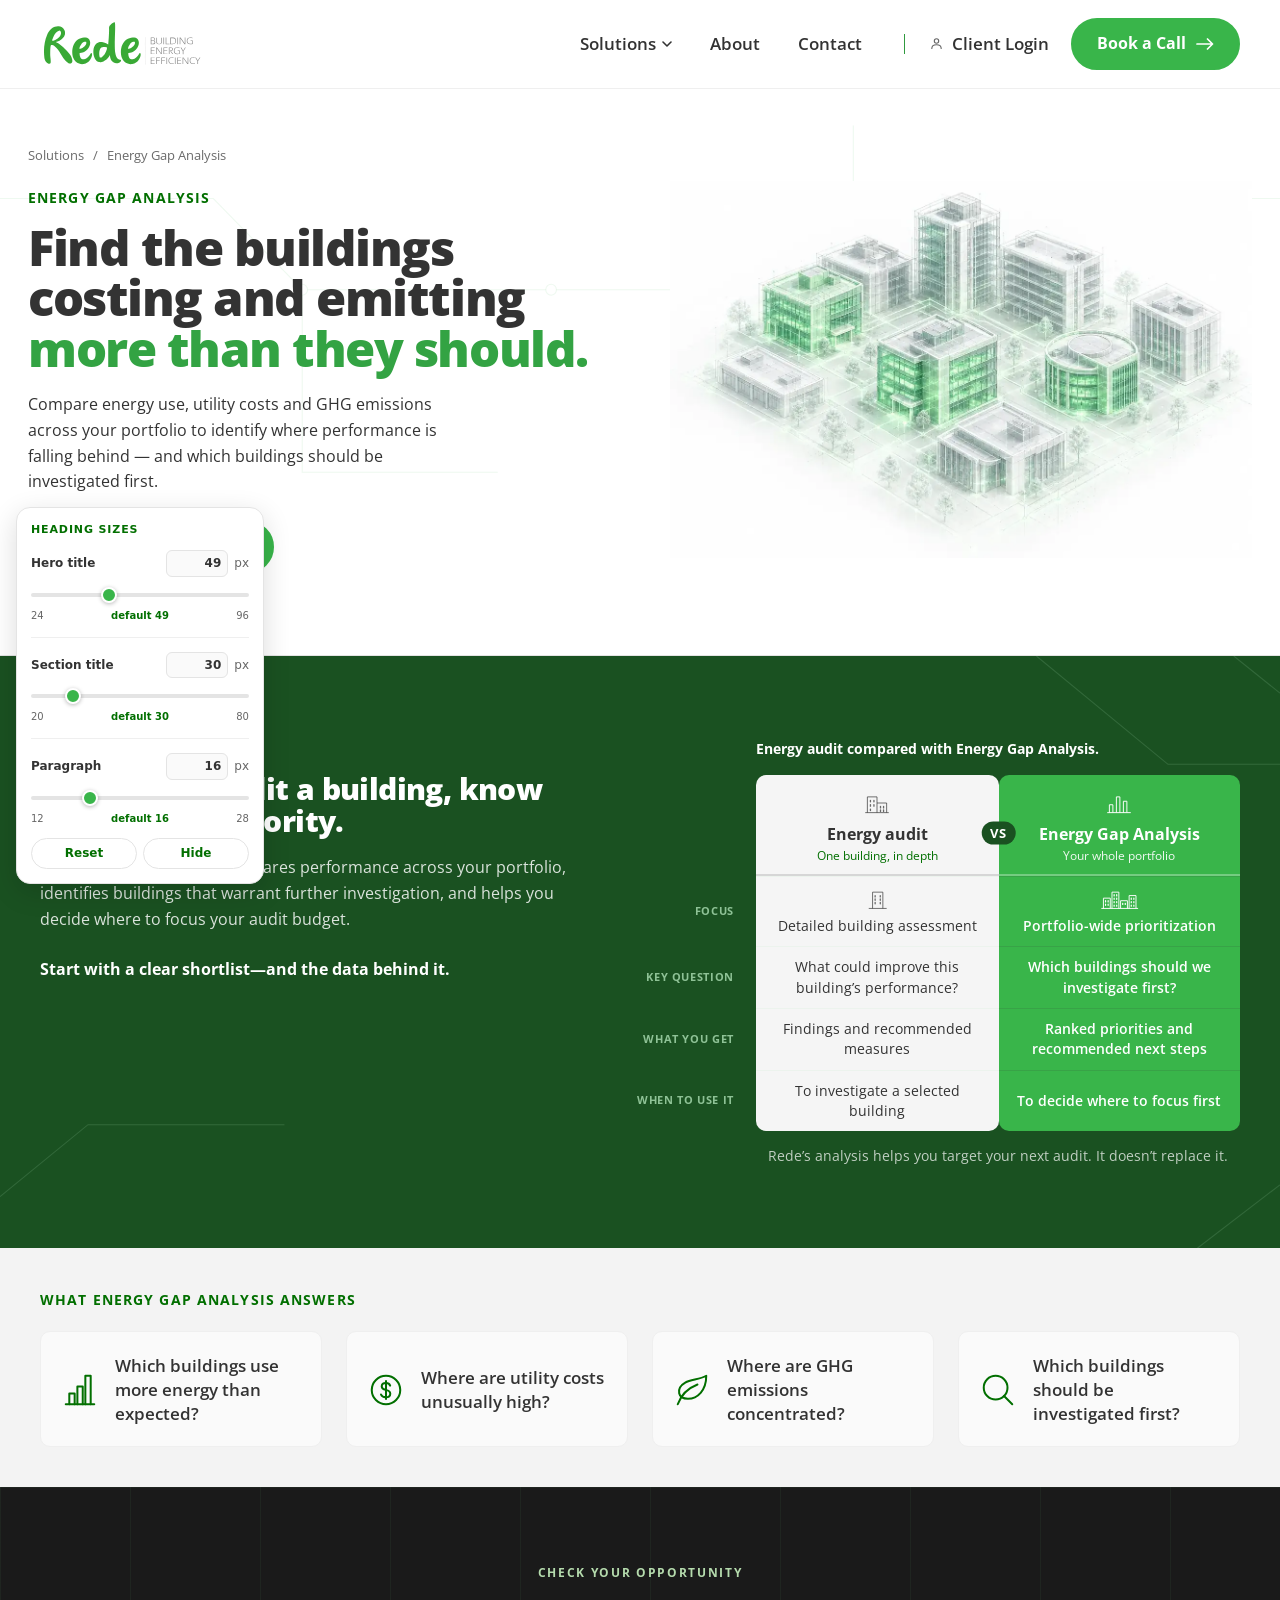
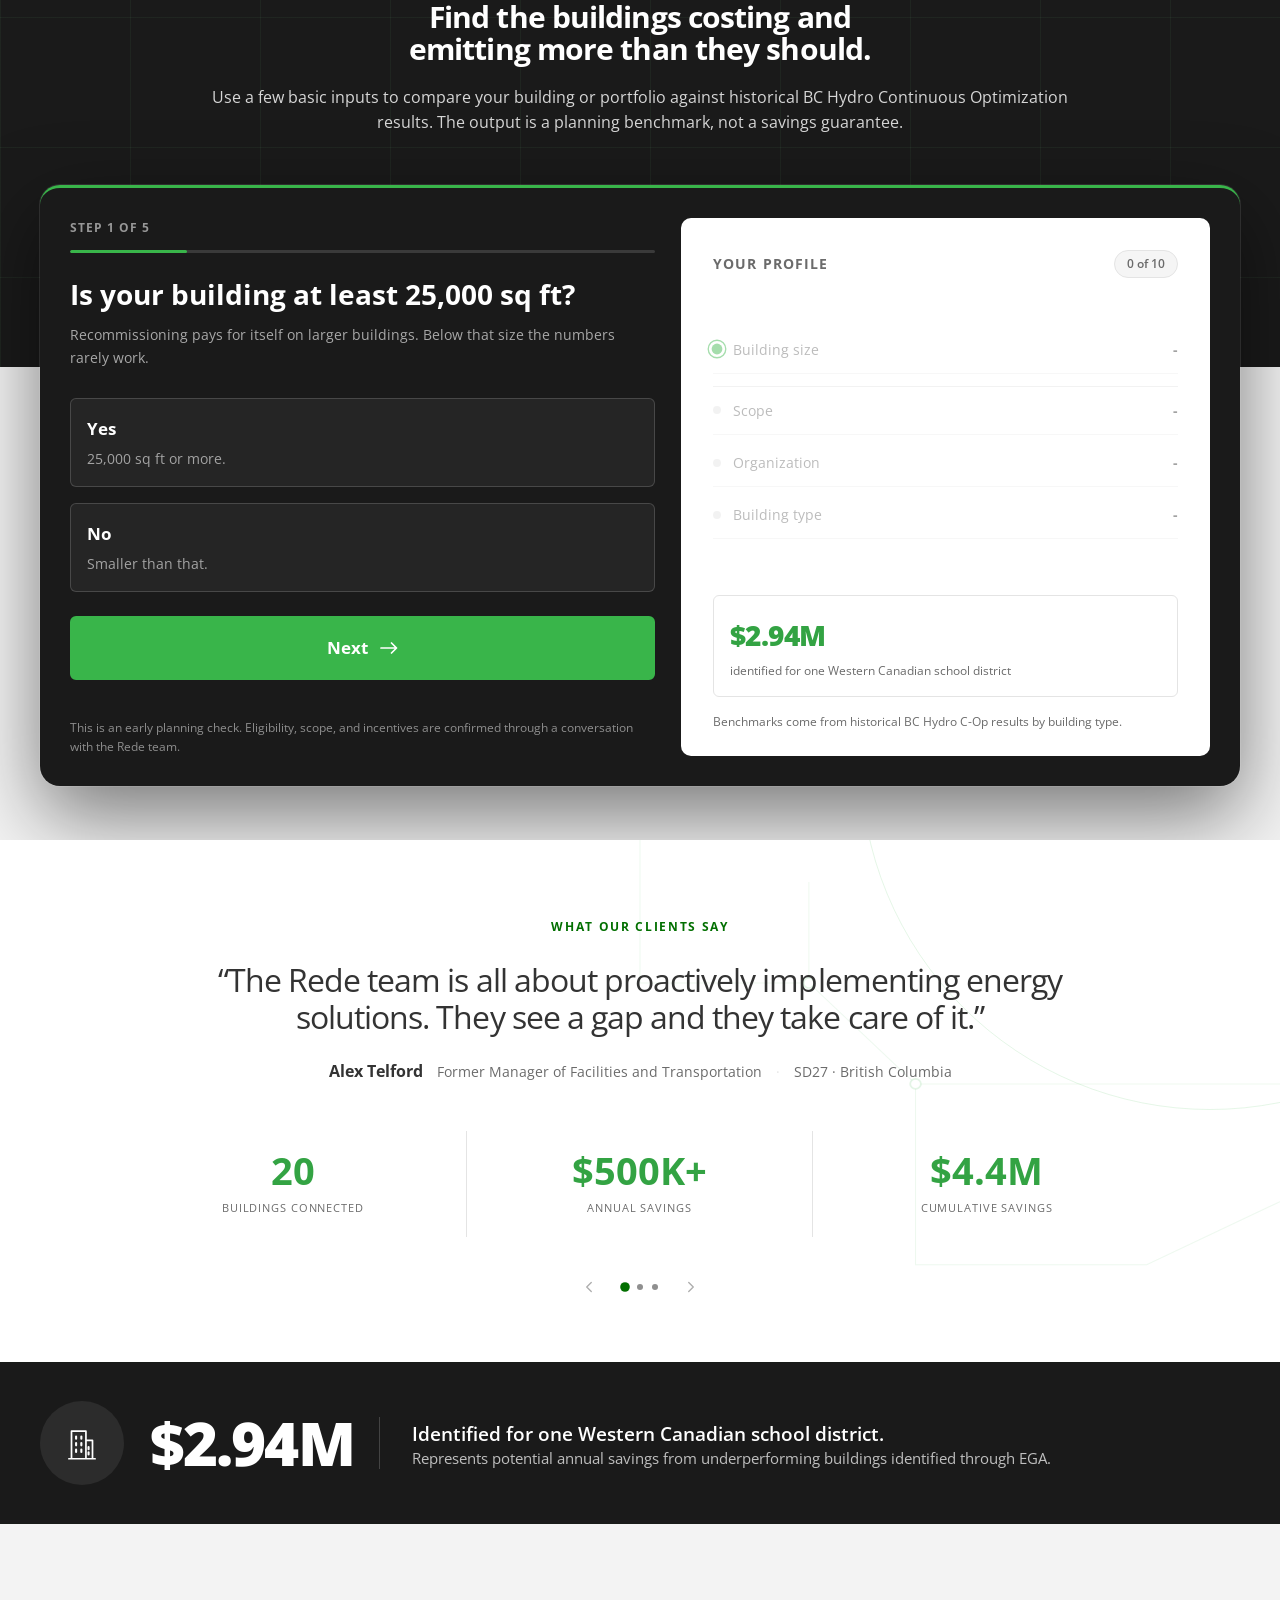
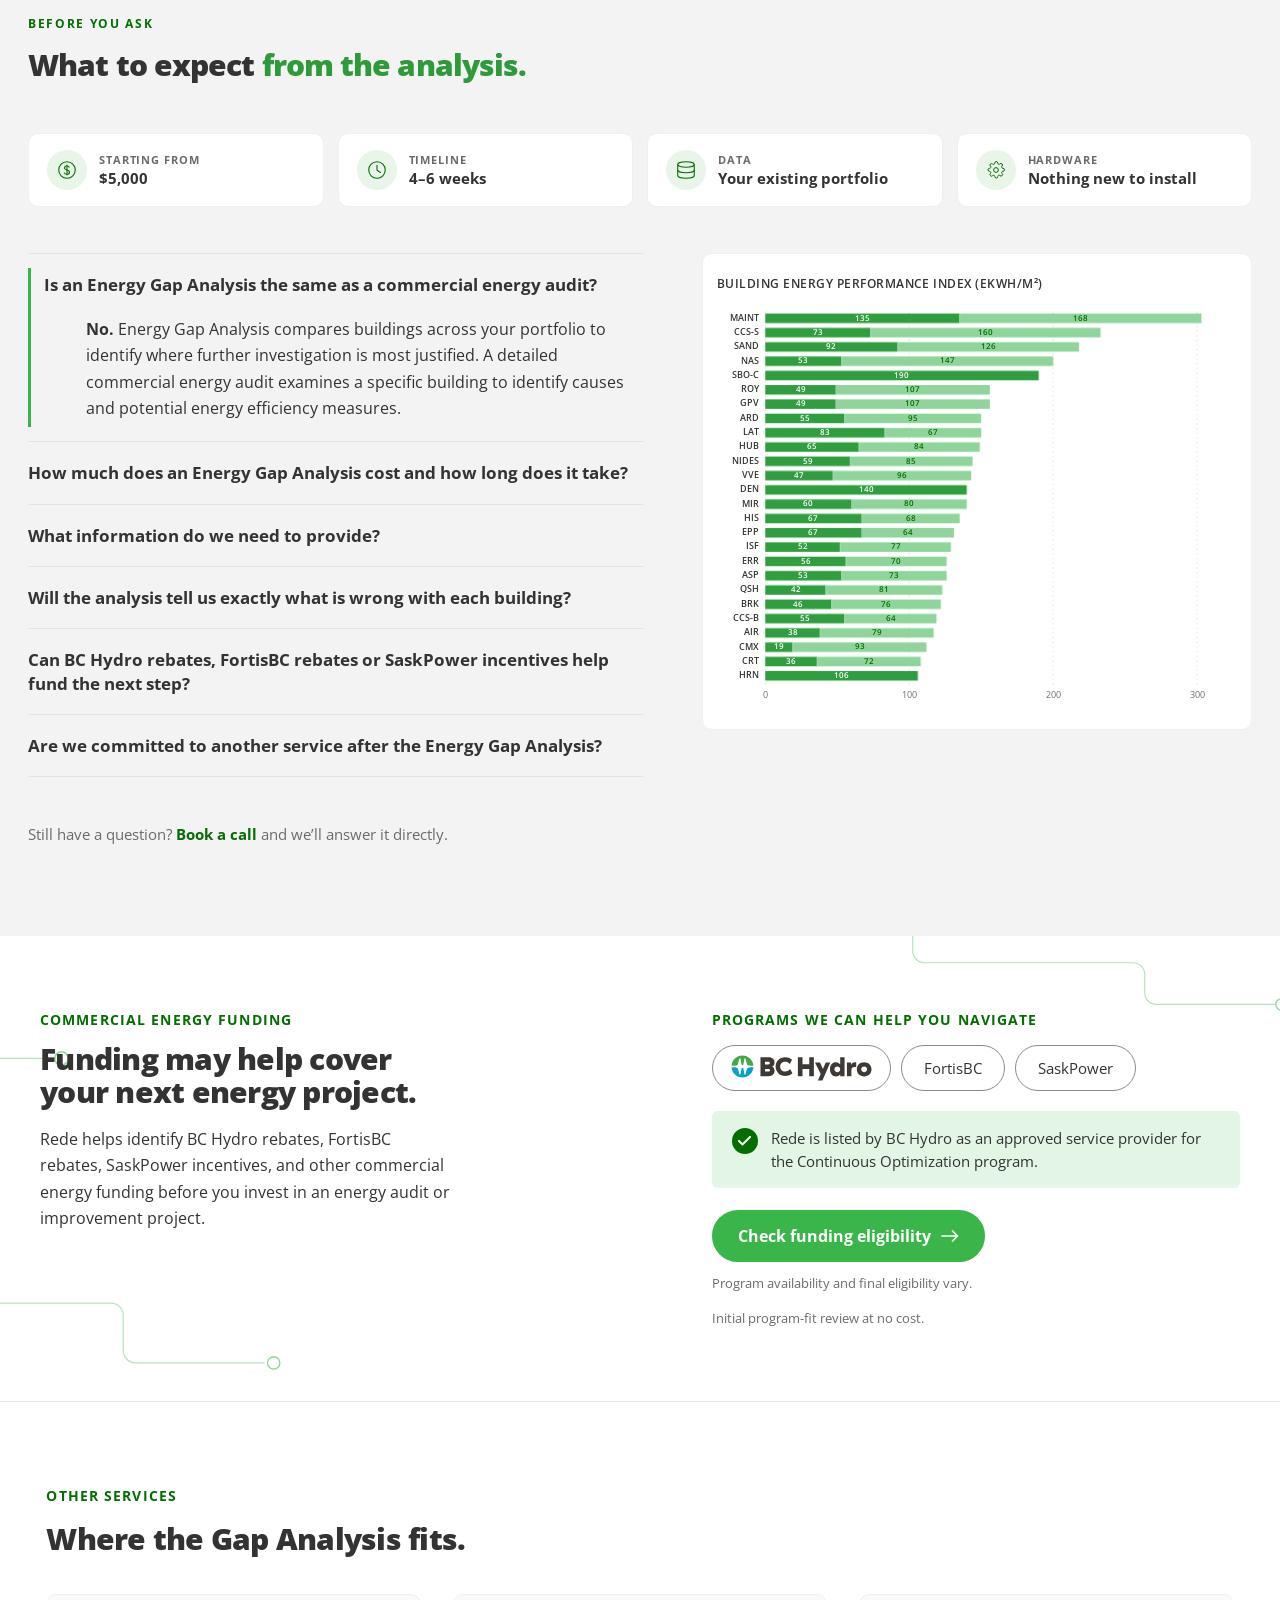
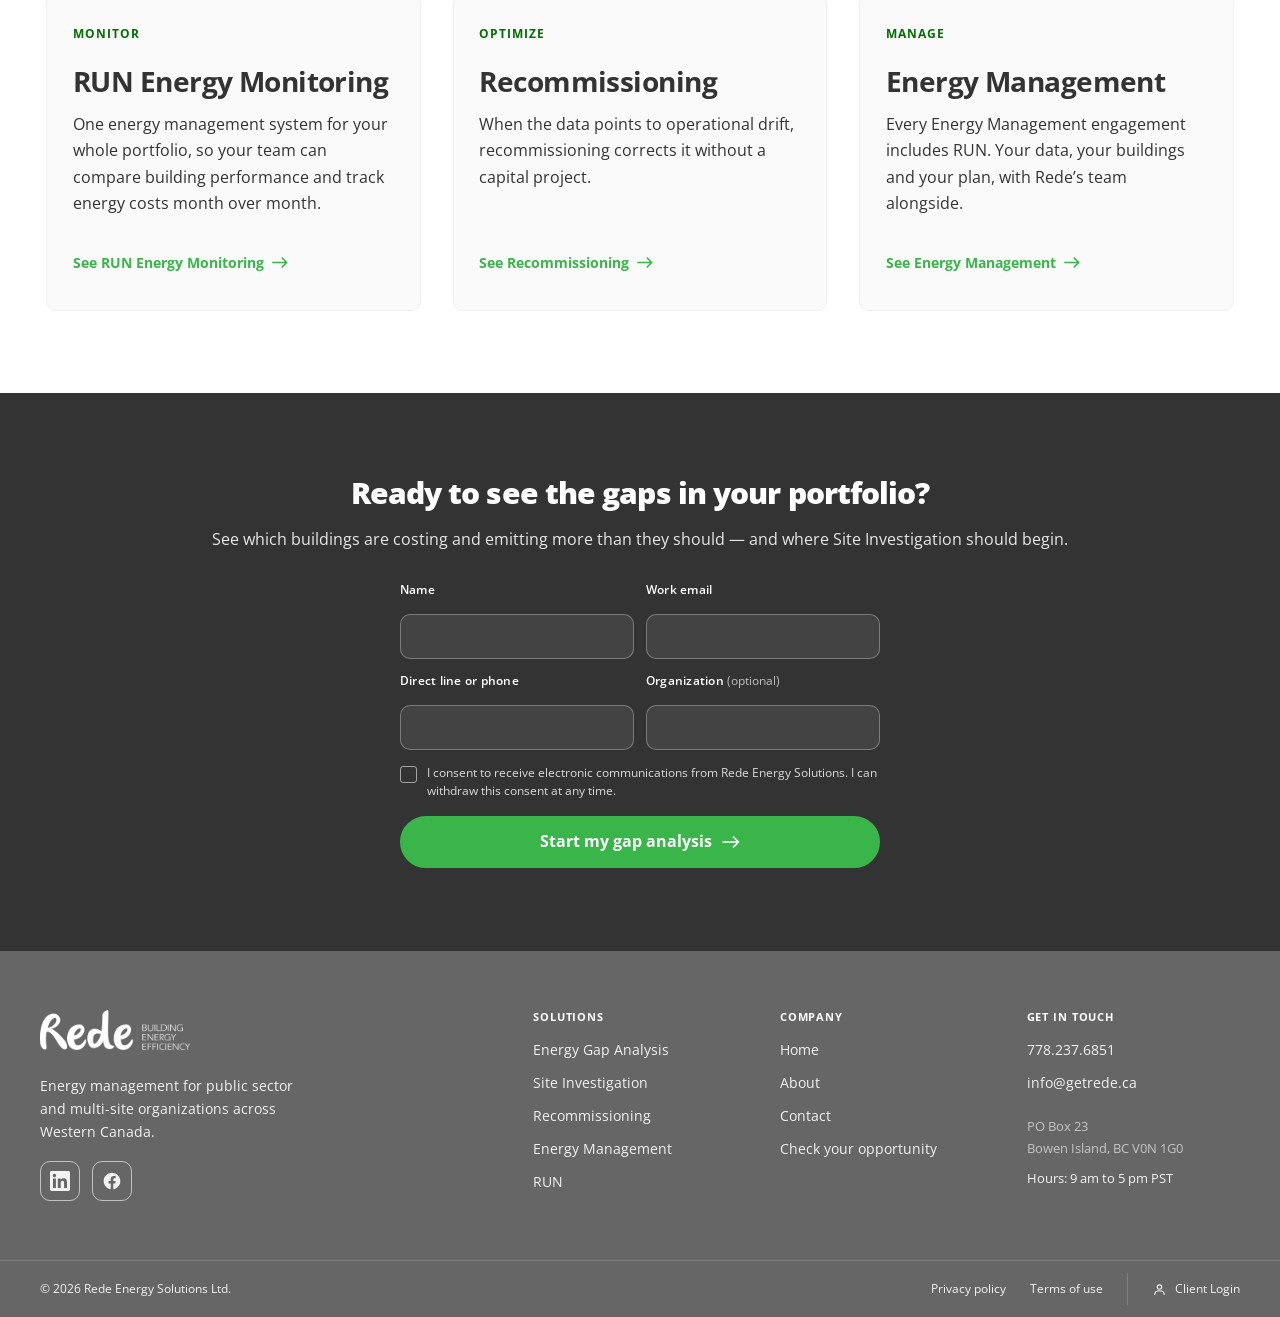
<file: energy-gap-analysis.html>
<!DOCTYPE html>
<html lang="en-CA">
<head>
<meta charset="UTF-8">
<meta name="viewport" content="width=device-width, initial-scale=1.0">

<!-- La pagina vive en _paginas/ --el guion bajo hace que GitHub Pages no
     la publique-- pero el CSS, el JS y las imagenes estan en la raiz.

     <base> resuelve las rutas de golpe: las del marcado y tambien las que
     algun JS escribe en tiempo de ejecucion, que es la razon por la que
     la copia privada se hizo asi en su dia. -->
<title>Energy Gap Analysis for Commercial Buildings | Rede Energy Solutions</title>
<meta name="description" content="Compare energy use and utility costs across commercial buildings, identify which sites need attention, and check whether BC Hydro, SaskPower or other programs may support the next step.">

<!-- Maqueta de trabajo interna. No debe indexarse. -->
<meta name="robots" content="noindex, nofollow">

<link rel="preconnect" href="https://fonts.googleapis.com">
<link rel="preconnect" href="https://fonts.gstatic.com" crossorigin>
<link href="https://fonts.googleapis.com/css2?family=Open+Sans:wght@400;600;700;800&display=swap" rel="stylesheet">

<link rel="stylesheet" href="css/tokens.css?v=202610231238">
<link rel="stylesheet" href="css/style.css?v=202610231238">
<link rel="stylesheet" href="css/d2.css?v=202610231238">
<link rel="stylesheet" href="css/d2-variantes.css?v=202610231238">
<link rel="stylesheet" href="css/d2-ega.css?v=202610231238">
<link rel="stylesheet" href="css/d2-ega-pasos-opciones.css?v=202610231238">
<!-- Regulador de tamano de titulares: herramienta de trabajo -->
<link rel="stylesheet" href="css/ajuste-titulos.css?v=202610231238">
</head>
<body class="d2 ega-page">
<header class="header" id="header">
  <div class="header__inner">

    <a href="index.html" class="header__logo" aria-label="Rede Energy Solutions, home">
      <img src="assets/Rede-logo.svg" alt="Rede, Building Energy Efficiency" width="360" height="108">
    </a>

    <nav class="nav" aria-label="Main">
      <ul class="nav__list">
        <li class="nav__item nav__item--has-drop">
          <button class="nav__link nav__toggle" aria-expanded="false" aria-controls="drop-solutions">
            Solutions
            <svg class="nav__caret" width="10" height="6" viewBox="0 0 10 6" aria-hidden="true">
              <path d="M1 1l4 4 4-4" fill="none" stroke="currentColor" stroke-width="1.6" stroke-linecap="round" stroke-linejoin="round"></path>
            </svg>
          </button>
          <div class="nav__drop" id="drop-solutions" hidden="">

            <ul class="nav__drop__lista">
              <li>
                <a href="energy-gap-analysis.html" data-mega-img="assets/img/banners/senal-1.jpg" data-mega-cif="9.5%" data-mega-txt="average historical cost reduction for schools.">
                  <span class="nav__drop__icono" aria-hidden="true">
                    <!-- Lupa sobre grafico: el diagnostico -->
                    <svg width="22" height="22" viewBox="0 0 24 24" fill="none">
                      <circle cx="10.5" cy="10.5" r="6.5" stroke="currentColor" stroke-width="1.8"></circle>
                      <path d="M15.5 15.5L21 21" stroke="currentColor" stroke-width="1.8" stroke-linecap="round"></path>
                      <path d="M8 11.5v2M10.5 8.5v5M13 10v3.5" stroke="currentColor" stroke-width="1.6" stroke-linecap="round"></path>
                    </svg>
                  </span>
                  <span>Energy Gap Analysis<small>Affordable one-time diagnostic</small></span>
                </a>
              </li>

              <li>
                <a href="run.html" data-mega-img="assets/img/banners/consumo-descendente.jpg" data-mega-cif="$2.94M" data-mega-txt="identified for one Western Canadian school district.">
                  <span class="nav__drop__icono" aria-hidden="true">
                    <!-- Panel de control: la plataforma -->
                    <svg width="22" height="22" viewBox="0 0 24 24" fill="none">
                      <rect x="3" y="4" width="18" height="16" rx="2" stroke="currentColor" stroke-width="1.8"></rect>
                      <path d="M3 9h18" stroke="currentColor" stroke-width="1.8"></path>
                      <path d="M7 13v3M11 12v4M15 14v2" stroke="currentColor" stroke-width="1.8" stroke-linecap="round"></path>
                    </svg>
                  </span>
                  <span>RUN<small>Utility management platform</small></span>
                </a>
              </li>

              <li>
                <a href="recommissioning.html" data-mega-img="assets/img/banners/esquema-mecanico.jpg" data-mega-cif="1.8 yrs" data-mega-txt="average simple payback across school projects.">
                  <span class="nav__drop__icono" aria-hidden="true">
                    <!-- Llave inglesa: el ajuste de la instalacion.
                         Un solo trazo cerrado: boca abierta arriba y mango en
                         diagonal. El anterior llevaba un fragmento suelto que
                         se leia como un trazo roto. -->
                    <svg width="22" height="22" viewBox="0 0 24 24" fill="none">
                      <path d="M15.6 3.4a5 5 0 00-4.9 8.3l-6.4 6.4a1.9 1.9 0 002.6 2.6l6.4-6.4a5 5 0 008.3-4.9l-3.1 3.1-3.4-.6-.6-3.4 3.1-3.1z" stroke="currentColor" stroke-width="1.7" stroke-linejoin="round"></path>
                    </svg>
                  </span>
                  <span>Recommissioning<small>Project-based service</small></span>
                </a>
              </li>

              <li>
                <a href="energy-management.html" data-mega-img="assets/img/banners/senal-3.jpg" data-mega-cif="2008" data-mega-txt="working with public sector portfolios since.">
                  <span class="nav__drop__icono" aria-hidden="true">
                    <!-- Ciclo continuo: el programa que no termina.
                         Puntas en V tangentes al arco. Las anteriores eran
                         escuadras y no se leian como flecha. -->
                    <svg width="22" height="22" viewBox="0 0 24 24" fill="none">
                      <path d="M20.5 12a8.5 8.5 0 01-14.6 5.9" stroke="currentColor" stroke-width="1.7" stroke-linecap="round"></path>
                      <path d="M3.5 12a8.5 8.5 0 0114.6-5.9" stroke="currentColor" stroke-width="1.7" stroke-linecap="round"></path>
                      <path d="M9.4 18.4L5.9 17.9l-.5 3.5" stroke="currentColor" stroke-width="1.7" stroke-linecap="round" stroke-linejoin="round"></path>
                      <path d="M14.6 5.6l3.5.5.5-3.5" stroke="currentColor" stroke-width="1.7" stroke-linecap="round" stroke-linejoin="round"></path>
                    </svg>
                  </span>
                  <span>Energy Management<small>Full-service program</small></span>
                </a>
              </li>
            </ul>

            <!-- El destacado: en la referencia es una imagen suelta. Aqui la
                 imagen va de fondo y encima el dato que Rede tiene que contar. -->
            <div class="nav__drop__destacado">
              <picture><source srcset="assets/img/banners/esquema-mecanico.webp" type="image/webp"><img src="assets/img/banners/esquema-mecanico.jpg" alt="" aria-hidden="true" decoding="async" data-mega-destino=""></picture>
              <p class="nav__drop__cifra" data-mega-cifra="">$2.94M</p>
              <p class="nav__drop__texto" data-mega-texto="">
                identified for one Western Canadian school district.
              </p>
              <a href="#calculator" class="nav__drop__enlace">
                Check your opportunity
                <svg width="18" height="12" viewBox="0 0 18 12" aria-hidden="true">
                  <path d="M11.5 1L16.5 6L11.5 11M16 6H1" fill="none" stroke="currentColor" stroke-width="1.8" stroke-linecap="round" stroke-linejoin="round"></path>
                </svg>
              </a>
            </div>

          </div>
        </li>
        <li class="nav__item"><a class="nav__link" href="about.html">About</a></li>
        <li class="nav__item"><a class="nav__link" href="contact.html">Contact</a></li>
      </ul>
    </nav>

    <div class="header__actions">
      <a href="client-login.html" class="d2-btn d2-btn--linea header__login-btn">
        <svg width="15" height="15" viewBox="0 0 24 24" fill="none" aria-hidden="true">
          <circle cx="12" cy="8" r="3.5" stroke="currentColor" stroke-width="1.8"></circle>
          <path d="M4.5 20c0-3.6 3.4-6 7.5-6s7.5 2.4 7.5 6" stroke="currentColor" stroke-width="1.8" stroke-linecap="round"></path>
        </svg>
        Client Login
      </a>
      <a href="#contact" class="d2-btn d2-btn--solido">
        Book a Call
        <svg width="18" height="12" viewBox="0 0 18 12" aria-hidden="true">
          <path d="M11.5 1L16.5 6L11.5 11M16 6H1" fill="none" stroke="currentColor" stroke-width="1.7" stroke-linecap="round" stroke-linejoin="round"></path>
        </svg>
      </a>
    </div>

    <button class="burger" aria-label="Open menu" aria-expanded="false" aria-controls="mobile-menu">
      <span></span><span></span><span></span>
    </button>
  </div>

    <!-- El velo: atenua la pagina y es la zona de cierre al tocar fuera. -->
  <div class="menu-velo" id="menu-velo" hidden=""></div>

  <div class="mobile-menu" id="mobile-menu" hidden=""><div class="mobile-menu__cabecera"><a href="index.html" class="mobile-menu__logo" aria-label="Rede Energy Solutions, home">
      <img src="assets/Rede-logo.svg" alt="Rede, Building Energy Efficiency" width="360" height="108">
    </a><button type="button" class="mobile-menu__cerrar" aria-label="Close menu"><svg width="20" height="20" viewBox="0 0 24 24" fill="none" aria-hidden="true"><path d="M5 5l14 14M19 5L5 19" stroke="currentColor" stroke-width="1.9" stroke-linecap="round"></path></svg></button></div>

    <!-- El panel tapa el header entero, asi que la marca se repite aqui: sin
         ella el menu abierto no dice de quien es. -->
    

    <nav aria-label="Mobile">

      <p class="mobile-menu__rotulo">Solutions</p>
      <div class="mobile-menu__sub">
        <a href="energy-gap-analysis.html">
          <span class="mobile-menu__icono" aria-hidden="true">
            <svg width="22" height="22" viewBox="0 0 24 24" fill="none">
              <circle cx="10.5" cy="10.5" r="6.5" stroke="currentColor" stroke-width="1.8"></circle>
              <path d="M15.5 15.5L21 21" stroke="currentColor" stroke-width="1.8" stroke-linecap="round"></path>
              <path d="M8 11.5v2M10.5 8.5v5M13 10v3.5" stroke="currentColor" stroke-width="1.6" stroke-linecap="round"></path>
              </svg>
          </span>
          <span>Energy Gap Analysis<small>Affordable one-time diagnostic</small></span>
        </a>
        <a href="run.html">
          <span class="mobile-menu__icono" aria-hidden="true">
            <svg width="22" height="22" viewBox="0 0 24 24" fill="none">
              <rect x="3" y="4" width="18" height="16" rx="2" stroke="currentColor" stroke-width="1.8"></rect>
              <path d="M3 9h18" stroke="currentColor" stroke-width="1.8"></path>
              <path d="M7 13v3M11 12v4M15 14v2" stroke="currentColor" stroke-width="1.8" stroke-linecap="round"></path>
              </svg>
          </span>
          <span>RUN<small>Utility management platform</small></span>
        </a>
        <a href="recommissioning.html">
          <span class="mobile-menu__icono" aria-hidden="true">
            <svg width="22" height="22" viewBox="0 0 24 24" fill="none">
              <path d="M15.6 3.4a5 5 0 00-4.9 8.3l-6.4 6.4a1.9 1.9 0 002.6 2.6l6.4-6.4a5 5 0 008.3-4.9l-3.1 3.1-3.4-.6-.6-3.4 3.1-3.1z" stroke="currentColor" stroke-width="1.7" stroke-linejoin="round"></path>
              </svg>
          </span>
          <span>Recommissioning<small>Project-based service</small></span>
        </a>
        <a href="energy-management.html">
          <span class="mobile-menu__icono" aria-hidden="true">
            <svg width="22" height="22" viewBox="0 0 24 24" fill="none">
              <path d="M20.5 12a8.5 8.5 0 01-14.6 5.9" stroke="currentColor" stroke-width="1.7" stroke-linecap="round"></path>
              <path d="M3.5 12a8.5 8.5 0 0114.6-5.9" stroke="currentColor" stroke-width="1.7" stroke-linecap="round"></path>
              <path d="M9.4 18.4L5.9 17.9l-.5 3.5" stroke="currentColor" stroke-width="1.7" stroke-linecap="round" stroke-linejoin="round"></path>
              <path d="M14.6 5.6l3.5.5.5-3.5" stroke="currentColor" stroke-width="1.7" stroke-linecap="round" stroke-linejoin="round"></path>
              </svg>
          </span>
          <span>Energy Management<small>Full-service program</small></span>
        </a>
      </div>

      <a href="about.html" class="mobile-menu__raiz">About</a>
      <a href="contact.html" class="mobile-menu__raiz">Contact</a>
      <a href="client-login.html" class="mobile-menu__raiz">Client Login</a>
    </nav>

    <a href="#contact" class="btn btn--primary btn--block">Book a Call</a>
  </div>
</header>
<main id="top">
  <!-- ====================================================================
       HERO

       Dos columnas, como el de la home: texto a la izquierda y la
       ilustracion a la derecha. El copy es literal del wireframe.

       La palabra en verde del titular es del original --"energy audit."--
       y se respeta: es donde cae el peso de la frase.
       ==================================================================== -->
  <section class="d2-ega-hero d2-entra" data-comp-rol="hero" aria-labelledby="ega-hero-t">
    <!-- El trazado de fondo: mismo lenguaje que el de Reviews en el home
         --recorridos ortogonales que quiebran en diagonal, con nodos
         calados en los cruces-- pero con un recorrido propio en cada
         pagina, para que las cuatro no se vean iguales.
    
         Va al fondo con z-index -1 y aria-hidden: es textura, no
         contenido, y no debe anunciarse ni recibir foco. -->
    <svg class="d2-ega-hero__lineas" viewBox="0 0 1440 620"
    preserveAspectRatio="none" aria-hidden="true">
    <path d="M0 120H240L340 220H620M340 220V420H560M620 220H860L960 120H1440M960 120V40"/>
    <circle cx="340" cy="220" r="6"/>
    <circle cx="620" cy="220" r="6"/>
    <circle cx="960" cy="120" r="6"/>
    </svg>

    <div class="d2-ega-hero__inner">

      <div class="d2-ega-hero__copy">
        <nav class="d2-ega-hero__migas" aria-label="Breadcrumb">
          <a href="index.html#solutions">Solutions</a>
          <span aria-hidden="true">/</span>
          <span aria-current="page">Energy Gap Analysis</span>
        </nav>

        <p class="eyebrow">Energy Gap Analysis</p>
        <h1 class="d2-ega-hero__titulo" id="ega-hero-t">
          Find the buildings costing and emitting <span>more than they should.</span>
        </h1>
        <p class="d2-ega-hero__lead">Compare energy use, utility costs and GHG emissions across your portfolio to identify where performance is falling behind &mdash; and which buildings should be investigated first.</p>

        <div class="d2-ega-hero__acciones">
          <a class="d2-btn d2-btn--solido" href="#calculator">Analyze my portfolio
            <svg width="18" height="12" viewBox="0 0 18 12" aria-hidden="true"><path d="M11.5 1L16.5 6L11.5 11M16 6H1" fill="none" stroke="currentColor" stroke-width="1.7" stroke-linecap="round" stroke-linejoin="round"/></svg>
          </a>
        </div>
      </div>

      <div class="d2-ega-hero__arte">
        <img src="assets/img/ega/portfolio-isometrico.webp"
             alt="A portfolio of commercial buildings with selected facilities illuminated in green"
             width="1209" height="783" decoding="async">
      </div>

    </div>
  </section>
  <!-- ====================================================================
       LA BANDA DE CLIENTES

       Identica a la de la home. Los cuatro nombres son los mismos que
       lleva el wireframe, asi que no hay nada que cambiar.
       ==================================================================== -->
<!-- ====================================================================
         OPCION 2 — tres bloques

         Izquierda:  el titular.
         Centro:     la etiqueta y, debajo, los logos.
         Derecha:    la cifra.

         Los logos NO se reparten entre columnas: estan todos en el centro,
         en marquesina. Repartidos, la misma marca aparecia dos veces y se
         leia como si fueran clientes distintos.

         Se ven cinco a la vez para que salgan grandes; el resto va
         entrando por la derecha. La pista esta duplicada: es lo que hace
         que el bucle no tenga un salto visible al reiniciar.
         ==================================================================== -->
    <!-- Sin data-comp-rol: esta seccion tiene su PROPIO sistema de fondo
         --data-logos-tono y --logos-fondo-- y el rol le pondria ademas
         data-comp-tono segun la composicion. Dos mecanismos decidiendo
         el mismo color es como se rompio el CTA. Manda el suyo. -->
  <!-- ====================================================================
       EL PROCESO, EN TRES PASOS

       Mismo gesto que la seccion de rutas de la home: titular a la
       izquierda, parrafo de apoyo a la derecha y tres pasos numerados
       debajo.

       Al final, el "puente": donde acaba este servicio y donde empieza el
       siguiente. Es el bloque mas util del wireframe --situa el producto
       en una escalera en vez de venderlo suelto.
       ==================================================================== -->
  <!-- ==================================================================
       LOS TRES PASOS: TRES DISENOS PARA ELEGIR (14/9/2026)

       Mismo copy en los tres, solo cambia la presentacion. Se elige con la
       barra de abajo, igual que las secciones de la home.

       Cuando este decidido: data-caru-fijo="N" con el numero elegido.
       ================================================================== -->
  <!-- OCULTA A PETICION DEL CLIENTE (16/9/2026)
       Se oculta el carrusel ENTERO, no solo la opcion visible: dentro
       viven las tres variantes y la barra para elegirlas, asi que
       ocultar solo la activa dejaria las pestanas sin contenido.
       El markup se conserva intacto: para recuperarla basta con
       quitar el hidden de esta linea. -->
  <div class="d2-caru" id="caru-ega-pasos" data-caru hidden>

    <!-- OPCION 1 - LA LISTA QUE SE ORDENA -->
    <!-- OPCION 1 - TERMOGRAFIA

         Doce fachadas de la cartera. Al entrar pasan de gris a falso color
         termico y las tres mas calientes se quedan marcadas.

         El filtro es un feComponentTransfer con tres tablas: una LUT por
         pixel, que no muestrea vecinos y por tanto es barata. Se aplica UNA
         vez; lo que se anima es la mascara que lo revela.

         Un hue-rotate no puede hacer esto: la rueda de tono no permite ir
         de azul a naranja pasando por rosa. La tabla si. -->
    <div class="d2-caru__diapo es-activa" role="tabpanel" aria-label="Option 1: Thermal">
      <section class="d2-ega-termo d2-entra" aria-labelledby="ega-termo-t">

        <!-- El filtro vive una sola vez en la pagina. width/height 0 para
             que el <svg> no ocupe: solo transporta la definicion. -->
        <svg class="d2-ega-termo__def" width="0" height="0" aria-hidden="true" focusable="false">
          <filter id="ega-termico" color-interpolation-filters="sRGB">
            <feComponentTransfer>
              <feFuncR type="table" tableValues="0 0.125 0.8 1 1"/>
              <feFuncG type="table" tableValues="0 0 0 0.843 1"/>
              <feFuncB type="table" tableValues="0 0.549 0.466 0 1"/>
            </feComponentTransfer>
          </filter>
        </svg>

        <div class="d2-ega-termo__inner">

          <div class="d2-ega-termo__cab">
            <div>
              <p class="eyebrow">Start with the portfolio</p>
              <h2 class="d2-ega-termo__titulo" id="ega-termo-t">Find the buildings worth a closer look.</h2>
            </div>
            <p class="d2-ega-termo__lead">A detailed commercial energy audit looks inside one building. Energy Gap Analysis compares the buildings you manage first, so your budget and team can focus on the right places.</p>
          </div>

          <div class="d2-ega-termo__reja">

            <!-- La cartera leida como termografia. aria-hidden porque es la
                 ilustracion de lo que dicen los tres pasos, no informacion
                 nueva: un lector de pantalla oiria doce span vacios. -->
            <div class="d2-ega-col">
            <div class="d2-ega-graf" role="img"
                 aria-label="Historical cost reduction by building type, from BC Hydro Continuous Optimization results: school 9.5 per cent at the high end, shopping mall 2 per cent at the low end, with an average of 5.8 per cent across the thirteen types.">
              <svg viewBox="0 0 520 132" fill="none" xmlns="http://www.w3.org/2000/svg">

                <!-- Rejilla: da escala. Sin ella el grafico flota. -->
                <g class="g-rejilla" stroke="#EFEFEF" stroke-width="1">
                  <line x1="8" y1="20" x2="512" y2="20"/>
                  <line x1="8" y1="55" x2="512" y2="55"/>
                  <line x1="8" y1="90" x2="512" y2="90"/>
                  <line x1="8" y1="120" x2="512" y2="120"/>
                </g>

                <!-- La media de los trece: la referencia contra la que se
                     compara cada tipo, igual que la linea base del hero. -->
                <line class="g-base" x1="14" y1="62.0" x2="506" y2="62.0"
                      stroke="#C9C9C9" stroke-width="2" stroke-dasharray="5 5"
                      stroke-linecap="round"/>

                <path class="g-area" d="M14 25.0 L55 41.0 L96 46.0 L137 50.0 L178 53.0 L219 63.0 L260 63.0 L301 68.0 L342 72.0 L383 72.0 L424 75.0 L465 78.0 L506 100.0 L506 120 L14 120 Z"
                      fill="var(--c-verde)" fill-opacity=".07"/>

                <path class="g-linea" d="M14 25.0 L55 41.0 L96 46.0 L137 50.0 L178 53.0 L219 63.0 L260 63.0 L301 68.0 L342 72.0 L383 72.0 L424 75.0 L465 78.0 L506 100.0"
                      stroke="var(--c-verde)" stroke-width="2.5"
                      stroke-linecap="round" stroke-linejoin="round"/>

                <!-- Cada punto es una lectura, no una curva suelta. -->
                <g class="g-puntos" fill="#FFFFFF" stroke="var(--c-verde)" stroke-width="2">
                <circle cx="14" cy="25.0" r="3"/>
                <circle cx="178" cy="53.0" r="3"/>
                <circle cx="342" cy="72.0" r="3"/>
                <circle cx="506" cy="100.0" r="3"/>
                </g>
              </svg>

              <p class="d2-ega-graf__eje-y" aria-hidden="true">% annual cost saved</p>

              <p class="d2-ega-graf__ejes" aria-hidden="true">
                <span>School 9.5%</span>
                <span class="d2-ega-graf__media">Average 5.8%</span>
                <span>Shopping mall 2%</span>
              </p>

              <p class="d2-ega-graf__cuenta" aria-hidden="true">13 building types</p>
            </div>

            <p class="d2-ega-graf__fuente">
              Historical cost reduction by building type. Source: BC Hydro
              Continuous Optimization results, the same benchmarks used in the
              calculator above.
            </p>
            </div>

            <ol class="d2-ega-termo__pasos">
              <li class="d2-ega-termo__paso">
                <span class="d2-ega-termo__num">01</span>
                <h3 class="d2-ega-termo__h">Share the information you already have</h3>
                <p class="d2-ega-termo__d">Utility bills, building type, floor area and basic operating context. No new equipment needs to be installed.</p>
              </li>
              <li class="d2-ega-termo__paso">
                <span class="d2-ega-termo__num">02</span>
                <h3 class="d2-ega-termo__h">Compare each building fairly</h3>
                <p class="d2-ega-termo__d">Rede compares both energy used and money spent by building size. Engineers call these measures BEPI and BECI; your team gets the plain-language meaning.</p>
              </li>
              <li class="d2-ega-termo__paso">
                <span class="d2-ega-termo__num">03</span>
                <h3 class="d2-ega-termo__h">See where to investigate first</h3>
                <p class="d2-ega-termo__d">Get a ranked view of the buildings that stand out, the numbers behind the decision and a practical next step.</p>
              </li>
            </ol>

          </div>

          <div class="d2-ega-puente2">
            <div class="d2-ega-puente2__lado">
              <p class="d2-ega-puente2__eti">This service</p>
              <p class="d2-ega-puente2__nom">Energy Gap Analysis</p>
              <p class="d2-ega-puente2__preg">Where should we look?</p>
            </div>
            <div class="d2-ega-puente2__lado d2-ega-puente2__lado--fin">
              <p class="d2-ega-puente2__eti">What may come next</p>
              <p class="d2-ega-puente2__nom">Energy audit or investigation</p>
              <p class="d2-ega-puente2__preg">What is causing it?</p>
            </div>
          </div>

        </div>
      </section>
    </div>

    <!-- OPCION 2 - LA ESCALERA (de la biblioteca: rutas/02-ladder)

         Guardada sin usar desde que la home eligio self-select. Su CSS ya
         esta en d2-variantes.css y no lleva JS: el rail se traza con
         stroke-dashoffset en 1.1s, UNA pasada, y los nodos se encienden a
         .35/.65/.95s, calados sobre ese recorrido.

         Es el gesto que la investigacion de 2026 valida: la linea ES la
         secuencia del metodo, no un adorno, y no hace bucle. -->
    <div class="d2-caru__diapo" role="tabpanel" aria-label="Option 2: Ladder" hidden>
      <section class="d2-rutas-esc d2-entra" data-comp-rol="proceso" aria-labelledby="ega-esc-t">
        <div class="d2-rutas-esc__inner">

          <div class="d2-rutas-esc__cabecera">
            <p class="d2-rutas-esc__eyebrow">Start with the portfolio</p>
            <h2 class="d2-rutas-esc__titulo" id="ega-esc-t">Find the buildings worth a closer look.</h2>
            <p class="d2-rutas-esc__lead">
              A detailed commercial energy audit looks inside one building. Energy Gap
              Analysis compares the buildings you manage first, so your budget and team
              can focus on the right places.
            </p>
          </div>

          <div class="d2-rutas-esc__eje">

            <!-- El rail es decorativo: el orden ya lo lleva el <ol>. Por eso
                 aria-hidden. El trazo se dibuja al entrar con
                 stroke-dasharray/dashoffset, una sola pasada. -->
            <svg class="d2-rutas-esc__rail" viewBox="0 0 1200 8" preserveAspectRatio="none"
                 aria-hidden="true" focusable="false">
              <line class="d2-rutas-esc__rail-linea" x1="0" y1="4" x2="1200" y2="4"/>
            </svg>

            <ol class="d2-rutas-esc__lista">

              <li class="d2-rutas-esc__peldano">
                <span class="d2-rutas-esc__nodo" aria-hidden="true"></span>
                <p class="d2-rutas-esc__tag">Step 01</p>
                <h3 class="d2-rutas-esc__titulo-ruta">Share the information you already have</h3>
                <p class="d2-rutas-esc__texto">
                  Utility bills, building type, floor area and basic operating context. No
                  new equipment needs to be installed.
                </p>
              </li>

              <li class="d2-rutas-esc__peldano">
                <span class="d2-rutas-esc__nodo" aria-hidden="true"></span>
                <p class="d2-rutas-esc__tag">Step 02</p>
                <h3 class="d2-rutas-esc__titulo-ruta">Compare each building fairly</h3>
                <p class="d2-rutas-esc__texto">
                  Rede compares both energy used and money spent by building size.
                  Engineers call these measures BEPI and BECI; your team gets the
                  plain-language meaning.
                </p>
              </li>

              <li class="d2-rutas-esc__peldano">
                <span class="d2-rutas-esc__nodo" aria-hidden="true"></span>
                <p class="d2-rutas-esc__tag">Step 03</p>
                <h3 class="d2-rutas-esc__titulo-ruta">See where to investigate first</h3>
                <p class="d2-rutas-esc__texto">
                  Get a ranked view of the buildings that stand out, the numbers behind
                  the decision and a practical next step.
                </p>
              </li>

            </ol>

            <!-- Los extremos rotulan el eje. Sin ellos la linea es adorno: el
                 lector no sabe que magnitud crece de izquierda a derecha. Van
                 fuera de la lista para no colarse en el recuento que anuncia
                 un lector de pantalla. -->
            <p class="d2-rutas-esc__extremos">
              <span class="d2-rutas-esc__extremo">What you already have</span>
              <span class="d2-rutas-esc__extremo">Where to look first</span>
            </p>

          </div>

          <div class="d2-ega-puente2">
            <div class="d2-ega-puente2__lado">
              <p class="d2-ega-puente2__eti">This service</p>
              <p class="d2-ega-puente2__nom">Energy Gap Analysis</p>
              <p class="d2-ega-puente2__preg">Where should we look?</p>
            </div>
            <div class="d2-ega-puente2__lado d2-ega-puente2__lado--fin">
              <p class="d2-ega-puente2__eti">What may come next</p>
              <p class="d2-ega-puente2__nom">Energy audit or investigation</p>
              <p class="d2-ega-puente2__preg">What is causing it?</p>
            </div>
          </div>

        </div>
      </section>
    </div>

    <!-- OPCION 3 - LA CARTERA A LA VISTA -->
    <div class="d2-caru__diapo" role="tabpanel" aria-label="Option 3: Portfolio chart" hidden>
      <section class="d2-ega-pasos3 d2-entra" data-comp-rol="proceso" aria-labelledby="ega-p3-t">
              <svg class="d2-ega-pasos3__circuito" viewBox="0 0 1440 700" preserveAspectRatio="none" aria-hidden="true">
        <path d="M0 160H240L300 220H520L580 160H760"/>
        <path d="M0 620H200L270 550H480"/>
        <path d="M1440 80H1240L1180 140H980"/>
        <circle cx="300" cy="220" r="5"/>
        <circle cx="580" cy="160" r="5"/>
        <circle cx="270" cy="550" r="5"/>
        <circle cx="1180" cy="140" r="5"/>
      </svg>
      <div class="d2-ega-pasos3__inner">
          <div class="d2-ega-pasos3__cab">
            <div>
              <p class="eyebrow">Start with the portfolio</p>
              <h2 class="d2-ega-pasos3__titulo" id="ega-p3-t">Find the buildings worth a closer look.</h2>
            </div>
            <p class="d2-ega-pasos3__lead">A detailed commercial energy audit looks inside one building. Energy Gap Analysis compares the buildings you manage first, so your budget and team can focus on the right places.</p>
          </div>

          <div class="d2-ega-pasos3__reja">
            <ol class="d2-ega-pasos3__lista">
              <li class="d2-ega-pasos3__paso">
                <span class="d2-ega-pasos3__num" aria-hidden="true">01</span>
                <h3 class="d2-ega-pasos3__h">Share the information you already have</h3>
                <p class="d2-ega-pasos3__d">Utility bills, building type, floor area and basic operating context. No new equipment needs to be installed.</p>
              </li>
              <li class="d2-ega-pasos3__paso">
                <span class="d2-ega-pasos3__num" aria-hidden="true">02</span>
                <h3 class="d2-ega-pasos3__h">Compare each building fairly</h3>
                <p class="d2-ega-pasos3__d">Rede compares both energy used and money spent by building size. Engineers call these measures BEPI and BECI; your team gets the plain-language meaning.</p>
              </li>
              <li class="d2-ega-pasos3__paso">
                <span class="d2-ega-pasos3__num" aria-hidden="true">03</span>
                <h3 class="d2-ega-pasos3__h">See where to investigate first</h3>
                <p class="d2-ega-pasos3__d">Get a ranked view of the buildings that stand out, the numbers behind the decision and a practical next step.</p>
              </li>
            </ol>

            <!-- Catorce edificios, uno destacado: es lo que el metodo
                 produce, no un adorno. -->
            <div class="d2-ega-col">
            <div class="d2-ega-onda" role="img"
                 aria-label="Typical daily load shape for an institutional building, before and after optimization. The gap between the two curves is widest overnight and in the early evening, when the building is empty.">
              <svg viewBox="0 0 520 132" fill="none" xmlns="http://www.w3.org/2000/svg">

                <!-- Rejilla: la misma gramatica del hero. Da escala. -->
                <g class="g-rejilla" stroke="#EFEFEF" stroke-width="1">
                  <line x1="8" y1="18" x2="512" y2="18"/>
                  <line x1="8" y1="51" x2="512" y2="51"/>
                  <line x1="8" y1="84" x2="512" y2="84"/>
                  <line x1="8" y1="118" x2="512" y2="118"/>
                </g>

                <!-- EL GAP: el area entre las dos curvas. Es lo que el
                     servicio busca, dibujado. -->
                <path class="d2-ega-onda__gap" d="M14 46.0 L35 44.0 L57 43.0 L78 44.0 L100 45.0 L121 48.0 L142 60.0 L164 78.0 L185 92.0 L207 98.0 L228 100.0 L249 99.0 L271 96.0 L292 98.0 L313 99.0 L335 97.0 L356 92.0 L378 80.0 L399 66.0 L420 56.0 L442 50.0 L463 47.0 L485 45.0 L506 44.0 L506 32.0 L485 33.0 L463 35.0 L442 38.0 L420 43.0 L399 53.0 L378 68.0 L356 82.0 L335 88.0 L313 90.0 L292 89.0 L271 87.0 L249 90.0 L228 91.0 L207 89.0 L185 82.0 L164 66.0 L142 48.0 L121 35.0 L100 32.0 L78 31.0 L57 30.0 L35 31.0 L14 32.0 Z"
                      fill="var(--c-verde)" fill-opacity=".1"/>

                <!-- Antes de optimizar: discontinua, arriba. -->
                <path class="d2-ega-onda__antes" d="M14 46.0 L35 44.0 L57 43.0 L78 44.0 L100 45.0 L121 48.0 L142 60.0 L164 78.0 L185 92.0 L207 98.0 L228 100.0 L249 99.0 L271 96.0 L292 98.0 L313 99.0 L335 97.0 L356 92.0 L378 80.0 L399 66.0 L420 56.0 L442 50.0 L463 47.0 L485 45.0 L506 44.0"
                      stroke="#BFBFBF" stroke-width="2" stroke-dasharray="5 5"
                      stroke-linecap="round" stroke-linejoin="round"/>

                <!-- Despues: continua, verde, por debajo. -->
                <path class="d2-ega-onda__despues" d="M14 32.0 L35 31.0 L57 30.0 L78 31.0 L100 32.0 L121 35.0 L142 48.0 L164 66.0 L185 82.0 L207 89.0 L228 91.0 L249 90.0 L271 87.0 L292 89.0 L313 90.0 L335 88.0 L356 82.0 L378 68.0 L399 53.0 L420 43.0 L442 38.0 L463 35.0 L485 33.0 L506 32.0"
                      stroke="var(--c-verde)" stroke-width="2.5"
                      stroke-linecap="round" stroke-linejoin="round"/>
              
                <!-- Donde el gap es mayor: de madrugada, con el edificio
                     vacio. Es lo que el pie afirma en palabras, senalado. -->
                <g class="d2-ega-onda__marca">
                  <line x1="76" y1="26" x2="76" y2="104" stroke="var(--c-verde-hover)"
                        stroke-width="1" stroke-dasharray="2 3"/>
                  <circle cx="76" cy="26" r="2.5" fill="var(--c-verde-hover)"/>
                  <circle cx="76" cy="104" r="2.5" fill="var(--c-verde-hover)"/>
                </g>
              </svg>

              <p class="d2-ega-onda__eje-y" aria-hidden="true">Energy use</p>

              <p class="d2-ega-onda__franjas" aria-hidden="true">
                <span class="d2-ega-onda__franja d2-ega-onda__franja--vacio">Building empty</span>
                <span class="d2-ega-onda__franja">Occupied</span>
                <span class="d2-ega-onda__franja d2-ega-onda__franja--vacio">Building empty</span>
              </p>

              <p class="d2-ega-onda__horas" aria-hidden="true">
                <span>00:00</span><span>06:00</span><span>12:00</span><span>18:00</span><span>24:00</span>
              </p>

              <p class="d2-ega-onda__leyenda" aria-hidden="true">
                <span class="d2-ega-onda__clave d2-ega-onda__clave--antes">Before</span>
                <span class="d2-ega-onda__clave d2-ega-onda__clave--despues">After optimization</span>
                <span class="d2-ega-onda__clave d2-ega-onda__clave--gap">The gap</span>
              </p>
            </div>

            <p class="d2-ega-onda__pie">
              Illustrative daily load shape, before and after optimization. The
              gap is widest when the building is empty &mdash; which is where a
              portfolio comparison tends to find it first. Your own profile comes
              from your utility data.
            </p>
            </div>
          </div>

          <div class="d2-ega-puente3">
            <p class="d2-ega-puente3__preg">
              <span class="d2-ega-puente3__eti">Energy Gap Analysis</span>
              Where should we look?
            </p>
            <span class="d2-ega-puente3__sep" aria-hidden="true"></span>
            <p class="d2-ega-puente3__preg d2-ega-puente3__preg--fin">
              <span class="d2-ega-puente3__eti">Energy audit or investigation</span>
              What is causing it?
            </p>
          </div>
        </div>
      </section>
    </div>

    <div class="d2-caru__mandos">
      <button class="d2-caru__ocultar" type="button" data-caru-ocultar aria-expanded="true" aria-label="Close options">
        <svg width="12" height="12" viewBox="0 0 12 12" aria-hidden="true"><path d="M1.5 1.5l9 9M10.5 1.5l-9 9" fill="none" stroke="currentColor" stroke-width="1.8" stroke-linecap="round"/></svg>
      </button>
      <button class="d2-caru__flecha" type="button" data-caru-ir="-1" aria-label="Previous option">
        <svg width="9" height="14" viewBox="0 0 9 14" aria-hidden="true"><path d="M7.5 1L1.5 7l6 6" fill="none" stroke="currentColor" stroke-width="1.8" stroke-linecap="round" stroke-linejoin="round"/></svg>
      </button>

      <div class="d2-caru__puntos" role="tablist" aria-label="Section version">
        <button class="d2-caru__punto es-activo" type="button" role="tab" aria-selected="true"  data-caru-a="0"><span>1</span><small>Thermal</small></button>
        <button class="d2-caru__punto"           type="button" role="tab" aria-selected="false" data-caru-a="1"><span>2</span><small>Ladder</small></button>
        <button class="d2-caru__punto"           type="button" role="tab" aria-selected="false" data-caru-a="2"><span>3</span><small>Portfolio</small></button>
      </div>

      <button class="d2-caru__flecha" type="button" data-caru-ir="1" aria-label="Next option">
        <svg width="9" height="14" viewBox="0 0 9 14" aria-hidden="true"><path d="M1.5 1l6 6-6 6" fill="none" stroke="currentColor" stroke-width="1.8" stroke-linecap="round" stroke-linejoin="round"/></svg>
      </button>
    </div>
  </div>

  <!-- ====================================================================
       LA CALCULADORA

       La de la home, entera. El wireframe trae una propia de cuatro
       campos que devuelve un rango fijo del 5-15%; esta tiene ocho
       pasos, tabla de sectores y tres caminos de formulario. Se queda
       la buena.
       ==================================================================== -->

  <!-- ==========================================================================
       "BEFORE YOU INVEST": AUDIT FRENTE A GAP  (13/10/2026)

       Sustituye al ranking de seis edificios, que se guarda en la maqueta.

       DOS TARJETAS ENFRENTADAS, no una tabla. Elegida por el cliente
       entre cuatro variantes.

       Las dos llevan el MISMO contenido, en el MISMO orden, al MISMO
       tamano y A LA MISMA ALTURA: lo que distingue a la del Gap es el
       borde, el fondo y el texto en blanco.

       Un primer intento la levantaba 8px para darle jerarquia. El
       cliente lo leyo como un desajuste --"energy gap esta mas arriba
       que energy audit"--, y una decision de diseno que se lee como un
       fallo no sirve.

       Nielsen Norman Group avisa contra el sesgo visual en una
       comparativa, y la salida es destacar una sin maltratar a la otra.

       SIN BARRAS DE PORCENTAJE. Un primer intento las llevaba, con
       valores que no respondian a ningun dato: una barra sin medicion
       detras aparenta una precision que no existe.

       El texto de cada celda va corto a proposito --"Flagged before you
       spend", no "Flags which programs may fit, before you spend"--
       siguiendo la pauta de NN/g: "keep text short; avoid full
       sentences".

       "Energy audit" se mantiene como termino, que es lo que la gente
       busca, pero la comparativa deja claro cual de los dos es el
       servicio que Rede vende.
       ========================================================================== -->
  <section class="ega-comp d2-entra" aria-labelledby="ega-comp-t">
      <svg class="ega-comp__lineas" viewBox="0 0 1440 700" preserveAspectRatio="none" aria-hidden="true">
        <path d="M1166 0L1314 128H1440"/>
        <path d="M1388 0L1440 44"/>
        <path d="M0 639L99 554H320"/>
        <path d="M1347 700L1440 625"/>
      </svg>
    <div class="ega-comp__inner">

      <div class="ega-comp__copy">
        <p class="eyebrow">Before you invest</p>
        <h2 class="ega-comp__titulo" id="ega-comp-t">Before you audit a building, know why it&rsquo;s the priority.</h2>
        <p class="ega-comp__lead">
          An Energy Gap Analysis compares performance across your portfolio,
          identifies buildings that warrant further investigation, and helps
          you decide where to focus your audit budget.
        </p>
        <p class="ega-comp__cierre">Start with a clear shortlist&mdash;and the data behind it.</p>
      </div>

      <div class="ega-comp__panel">
        <!-- EL ROTULO DE LA COMPARATIVA (22/10/2026, punto 3.1)

             Erica no veia que se estuvieran comparando dos cosas. Faltaba
             decirlo: la tabla ensena dos columnas y da por supuesto que el
             lector deduce la relacion entre ellas.

             El texto es el que ya estaba DEBAJO de la tabla. Ahi llegaba
             tarde --se lee despues de haber intentado entenderla-- y
             arriba hace de entrada: dice que son dos servicios distintos y
             que uno no sustituye al otro.

             La palabra "compared" va en negrita: es la que contesta la
             pregunta que se hizo Erica. -->
        <p class="ega-tabla__intro">Energy audit compared with Energy Gap Analysis.</p>
        <table class="ega-tabla">
          <caption class="u-visualmente-oculto">Energy audit compared with Energy Gap Analysis</caption>
          <thead>
            <tr>
              <td class="ega-tabla__esquina"></td>
              <th scope="col" class="ega-tabla__cab">
                <span class="ega-tabla__ico" aria-hidden="true"><svg viewBox="0 0 32 32" fill="none"><path d="M5 27V9h11v18" stroke-width="1.1" stroke-linejoin="round"/><path d="M16 16h11v11" stroke-width="1.1" stroke-linejoin="round"/><path d="M8.5 13v1.6M12.5 13v1.6M8.5 18v1.6M12.5 18v1.6M8.5 23v1.6" stroke-width="1.5" stroke-linecap="round"/><path d="M20 20v1.6M23.5 20v1.6M20 24v1.6M23.5 24v1.6" stroke-width="1.5" stroke-linecap="round"/><path d="M3 27h26" stroke-width="1.1" stroke-linecap="round"/></svg></span>
                <span class="ega-tabla__nombre">Energy audit</span>
                <span class="ega-tabla__pie">One building, in depth</span>
              </th>
              <th scope="col" class="ega-tabla__cab ega-tabla__cab--gap">
                <span class="ega-tabla__ico" aria-hidden="true"><svg viewBox="0 0 32 32" fill="none"><path d="M3 27h26" stroke-width="1.1" stroke-linecap="round"/><path d="M5 27V18h4v9M13 27V9h4v18M21 27V14h4v13" stroke-width="1.1" stroke-linejoin="round"/></svg></span>
                <span class="ega-tabla__nombre">Energy Gap Analysis</span>
                <span class="ega-tabla__pie">Your whole portfolio</span>
              </th>
            </tr>
          </thead>
          <tbody>
            <tr>
              <th scope="row" class="ega-tabla__crit">Focus</th>
              <td class="ega-tabla__celda"><span class="ega-tabla__dato" aria-hidden="true"><svg viewBox="0 0 46 28" fill="none"><path d="M17 25V6h12v19" stroke-width="1.1" stroke-linejoin="round"/><path d="M20 10v1.6M26 10v1.6M20 14v1.6M26 14v1.6M20 18v1.6M26 18v1.6" stroke-width="1.5" stroke-linecap="round"/><path d="M13 25h20" stroke-width="1.1" stroke-linecap="round"/></svg></span>Detailed building assessment</td>
              <td class="ega-tabla__celda ega-tabla__celda--gap"><span class="ega-tabla__dato" aria-hidden="true"><svg viewBox="0 0 46 28" fill="none"><path d="M4 25V13h8v12" stroke-width="1.1" stroke-linejoin="round"/><path d="M6.5 16v1.4M9.5 16v1.4M6.5 20v1.4M9.5 20v1.4" stroke-width="1.4" stroke-linecap="round"/><path d="M14 25V6h8v19" stroke-width="1.1" stroke-linejoin="round"/><path d="M16.5 9v1.4M19.5 9v1.4M16.5 13v1.4M19.5 13v1.4M16.5 17v1.4M19.5 17v1.4M16.5 21v1.4M19.5 21v1.4" stroke-width="1.4" stroke-linecap="round"/><path d="M24 25V16h8v9" stroke-width="1.1" stroke-linejoin="round"/><path d="M26.5 19v1.4M29.5 19v1.4" stroke-width="1.4" stroke-linecap="round"/><path d="M34 25V10h8v15" stroke-width="1.1" stroke-linejoin="round"/><path d="M36.5 13v1.4M39.5 13v1.4M36.5 17v1.4M39.5 17v1.4M36.5 21v1.4M39.5 21v1.4" stroke-width="1.4" stroke-linecap="round"/><path d="M2 25h42" stroke-width="1.1" stroke-linecap="round"/></svg></span>Portfolio-wide prioritization</td>
            </tr>
            <tr>
              <th scope="row" class="ega-tabla__crit">Key question</th>
              <td class="ega-tabla__celda">What could improve this building&rsquo;s performance?</td>
              <td class="ega-tabla__celda ega-tabla__celda--gap">Which buildings should we investigate first?</td>
            </tr>
            <tr>
              <th scope="row" class="ega-tabla__crit">What you get</th>
              <td class="ega-tabla__celda">Findings and recommended measures</td>
              <td class="ega-tabla__celda ega-tabla__celda--gap">Ranked priorities and recommended next steps</td>
            </tr>
            <tr>
              <th scope="row" class="ega-tabla__crit">When to use it</th>
              <td class="ega-tabla__celda">To investigate a selected building</td>
              <td class="ega-tabla__celda ega-tabla__celda--gap">To decide where to focus first</td>
            </tr>
          </tbody>
        </table>
        <!-- La relacion entre los dos servicios cierra la tabla: arriba se
             dice QUE se compara, y aqui, ya vistas las dos columnas, que
             uno no sustituye al otro. -->
        <p class="ega-tabla__nota">Rede&rsquo;s analysis helps you target your next audit. It doesn&rsquo;t replace it.</p>
      </div>

    </div>
  </section>

  <!-- ==========================================================================
       "HOW IT WORKS"  (13/10/2026)

       Los cuatro pasos del wireframe, con su copy literal. Va despues de
       la comparativa: primero por que el Gap y no una auditoria, luego
       como se hace.

       CUATRO TARJETAS CON LA CIFRA DE FONDO. Elegida por el cliente
       entre tres opciones. Son cuatro frases cortas, nada mas: las
       secciones guardadas que se probaron antes --con grafico de carga y
       datos de BC Hydro-- eran demasiado aparato para esto.

       La cifra va muy tenue: da ritmo sin competir con el titulo, que es
       lo que hay que leer. Es el circulo numerado del wireframe llevado
       al sistema del sitio.

       LOS ICONOS SON LOS DEL POWERPOINT --base de datos, barras,
       documento y portapapeles-- y los cuatro ocupan de y4 a y28 en su
       rejilla de 32. Un primer intento los dejo con alturas distintas
       (21 frente a 24) y el conjunto se veia desparejo.
       ========================================================================== -->
  <section class="ega-how d2-entra" aria-label="What Energy Gap Analysis answers">
    <div class="ega-how__inner">
      <p class="eyebrow">What Energy Gap Analysis answers</p>
      <ol class="ega-how__lista">
          <li class="ega-how__paso">
            <span class="ega-how__ico"><svg class="ega-how__svg" viewBox="0 0 32 32" fill="none" aria-hidden="true"><path d="M4 28h24"/><path d="M7 28v-9h4.5v9"/><path d="M13.8 28v-15h4.5v15"/><path d="M20.5 28V4H25v24"/></svg></span>
            <div class="ega-how__texto">
              <h3 class="ega-how__tit">Which buildings use more energy than expected?</h3>
            </div>
          </li>
          <li class="ega-how__paso">
            <span class="ega-how__ico"><svg class="ega-how__svg" viewBox="0 0 32 32" fill="none" aria-hidden="true"><circle cx="16" cy="16" r="12"/><path d="M16 8.5v15"/><path d="M19.5 12.3c-.5-1.3-1.9-2.1-3.5-2.1-2.1 0-3.6 1.1-3.6 2.8 0 1.6 1.2 2.4 3.4 2.9 2.4.5 3.8 1.4 3.8 3.2 0 1.8-1.6 3-3.9 3-1.9 0-3.4-.9-3.9-2.3"/></svg></span>
            <div class="ega-how__texto">
              <h3 class="ega-how__tit">Where are utility costs unusually high?</h3>
            </div>
          </li>
          <li class="ega-how__paso">
            <span class="ega-how__ico"><svg class="ega-how__svg" viewBox="0 0 32 32" fill="none" aria-hidden="true"><path d="M28 4c0 12.5-7.4 19.4-15.4 19.4-4 0-6.8-1.7-7.4-4.6-.7-3.4 1.1-6.8 5.1-9.1C15.4 6.9 22.3 7.4 28 4z"/><path d="M4 28c2.9-8 9.2-13.7 16.6-16.6"/></svg></span>
            <div class="ega-how__texto">
              <h3 class="ega-how__tit">Where are GHG emissions concentrated?</h3>
            </div>
          </li>
          <li class="ega-how__paso">
            <span class="ega-how__ico"><svg class="ega-how__svg" viewBox="0 0 32 32" fill="none" aria-hidden="true"><circle cx="14" cy="14" r="10"/><path d="M21.1 21.1L28 28"/></svg></span>
            <div class="ega-how__texto">
              <h3 class="ega-how__tit">Which buildings should be investigated first?</h3>
            </div>
          </li>
      </ol>
    </div>
  </section>




<!-- ====================================================================
         OPCION 3 — ASISTENTE POR PASOS

         La que ya existe. Se conserva como opcion conservadora: sigue la
         convencion de "una cosa por pagina" de GOV.UK, que los compradores
         del sector publico reconocen.

         Su inconveniente es real: el numero queda oculto hasta el final,
         que es la peor posicion para una herramienta cuyo valor ES el
         numero.

         Solo animacion de entrada. Animar el cambio de paso distraeria de
         la pregunta, que es lo unico que debe leerse en cada pantalla.
         ==================================================================== -->
    <section class="calc calc--pasos" data-comp-rol="calc" id="calculator">
      <div class="calc__inner">

        <div class="calc__intro">
        <p class="eyebrow">Check your opportunity</p>
        <h2 class="calc__titulo">Find the buildings costing and emitting more than they should.</h2>
        <p class="calc__lead">
        Use a few basic inputs to compare your building or portfolio against
        historical BC Hydro Continuous Optimization results. The output is a
        planning benchmark, not a savings guarantee.
        </p>
        </div>


        <div class="calc__panel">

          <div class="pasos" id="pasos">

          <div class="pasos__cabecera">
          <p class="pasos__contador">Step <span id="paso-n">1</span> of <span id="paso-total">6</span></p>
          <div class="barra" role="progressbar" aria-valuemin="1" aria-valuemax="6" aria-valuenow="1" aria-label="Progress">
          <span class="barra__fill" id="barra" style="width: 16.6667%;"></span>
          </div>
          </div>

          <!-- ============================================================
          PRECALIFICACION (feedback 9/9/2026, Parte 1)

          Cuatro pantallas antes de la pregunta de siempre. La idea del
          cliente: filtrar los edificios demasiado pequenos para llegar a
          ser proyecto ANTES de que nadie invierta tiempo, ni el suyo ni el
          nuestro.

          El orden importa y fue una correccion suya: preguntar primero por
          la UBICACION y solo despues por la comercializadora. Poner "eres
          cliente de BC Hydro" como primera pregunta perdia a cualquiera de
          fuera de la Columbia Britanica antes de que supiera si la pregunta
          le aplicaba siquiera.
          ============================================================ -->

          <!-- PASO 1: el filtro de tamano -->
          <div class="paso-calc is-activo" data-paso="1">
          <h3 class="paso-calc__titulo">Is your building at least 25,000 sq ft?</h3>
          <p class="paso-calc__ayuda">
          Recommissioning pays for itself on larger buildings. Below that size
          the numbers rarely work.
          </p>
          <div class="opciones">
          <button class="opcion" type="button" data-tamano="si">
          <span class="opcion__titulo">Yes</span>
          <span class="opcion__texto">25,000 sq ft or more.</span>
          </button>
          <button class="opcion" type="button" data-tamano="no">
          <span class="opcion__titulo">No</span>
          <span class="opcion__texto">Smaller than that.</span>
          </button>
          </div>
          </div>

          <!-- PASO 2: donde esta el edificio.
          Se pregunta SIEMPRE, sea o no de la Columbia Britanica: es el dato
          que necesita el equipo comercial para saber que subvenciones
          provinciales o de comercializadora pueden aplicar. -->
          <div class="paso-calc" data-paso="2">
          <h3 class="paso-calc__titulo">Where is your building located?</h3>
          <p class="paso-calc__ayuda">
          Grant programs vary by province and by utility, so this tells us
          which ones might apply to you.
          </p>
          <div class="campos">
          <div class="campo">
          <label class="campo__label" for="c-prov">Province or territory</label>
          <div class="campo__wrap">
          <select class="campo__input" id="c-prov">
          <option value="">Select one</option>
          <option value="BC">British Columbia</option>
          <option value="AB">Alberta</option>
          <option value="SK">Saskatchewan</option>
          <option value="MB">Manitoba</option>
          <option value="ON">Ontario</option>
          <option value="QC">Quebec</option>
          <option value="NB">New Brunswick</option>
          <option value="NS">Nova Scotia</option>
          <option value="PE">Prince Edward Island</option>
          <option value="NL">Newfoundland and Labrador</option>
          <option value="YT">Yukon</option>
          <option value="NT">Northwest Territories</option>
          <option value="NU">Nunavut</option>
          </select>
          </div>
          </div>
          <div class="campo">
          <label class="campo__label" for="c-city">City or district</label>
          <div class="campo__wrap">
          <input class="campo__input" id="c-city" type="text" autocomplete="address-level2" placeholder="Vancouver">
          </div>
          </div>
          </div>
          </div>

          <!-- PASO 3: la comercializadora. Solo para quien dijo Columbia
          Britanica en el paso 2; al resto se le salta. -->
          <div class="paso-calc" data-paso="3">
          <h3 class="paso-calc__titulo">Are you a BC Hydro or FortisBC customer?</h3>
          <p class="paso-calc__ayuda">
          Their programs fund a large share of recommissioning work in the
          province.
          </p>
          <div class="opciones">
          <button class="opcion" type="button" data-utility="si">
          <span class="opcion__titulo">Yes</span>
          <span class="opcion__texto">BC Hydro, FortisBC or both.</span>
          </button>
          <button class="opcion" type="button" data-utility="no">
          <span class="opcion__titulo">No</span>
          <span class="opcion__texto">Another provider.</span>
          </button>
          </div>
          </div>

          <!-- PASO 4: historial de subvenciones. Solo para clientes de BC
          Hydro o FortisBC. Sin explicar por que se pregunta: lo pidio asi
          el cliente. -->
          <div class="paso-calc" data-paso="4">
          <h3 class="paso-calc__titulo">
          Have you received funding from a utility provider for recommissioning
          or C-Op work before?
          </h3>
          <div class="campos">
          <div class="campo">
          <label class="campo__label" for="c-funding">Previous funding</label>
          <div class="campo__wrap">
          <select class="campo__input" id="c-funding">
          <option value="">Select one</option>
          <option value="lt5">Yes, less than 5 years ago</option>
          <option value="5to10">Yes, 5 to 10 years ago</option>
          <option value="gt10">Yes, more than 10 years ago</option>
          <option value="never">Never</option>
          </select>
          </div>
          </div>
          </div>
          </div>

          <!-- PASO 5 (antes 1) -->
          <div class="paso-calc" data-paso="5">
          <h3 class="paso-calc__titulo">How many buildings are in scope?</h3>
          <p class="paso-calc__ayuda">
          A portfolio needs comparison across buildings. A single facility needs a
          focused investigation of that site.
          </p>
          <div class="opciones">
          <button class="opcion" type="button" data-scope="single">
          <span class="opcion__titulo">One building</span>
          <span class="opcion__texto">A single facility or campus building.</span>
          </button>
          <button class="opcion" type="button" data-scope="multi">
          <span class="opcion__titulo">Multiple buildings</span>
          <span class="opcion__texto">A portfolio where comparison matters.</span>
          </button>
          </div>
          <!-- Cuelga de la eleccion de arriba: con "One building" la respuesta
          es 1 y el guion la escribe solo, asi que preguntarla sobraria. Se
          muestra al elegir "Multiple buildings". (14/9/2026) -->
          <div class="campo" data-campo="sitios" hidden>
          <label class="campo__label" for="c-sites">How many sites in total?</label>
          <div class="campo__wrap">
          <input class="campo__input" id="c-sites" type="text" inputmode="numeric"
          placeholder="22" autocomplete="off">
          </div>
          </div>

          </div>

          <!-- PASO 2 -->
          <div class="paso-calc" data-paso="6">
          <h3 class="paso-calc__titulo">What kind of organization is this?</h3>
          <p class="paso-calc__ayuda">
          This helps us understand your operating context before we look at the
          building benchmark.
          </p>
          <div class="campo">
          <label class="campo__label" for="c-sector">Organization or sector</label>
          <div class="campo__wrap">
          <select class="campo__input" id="c-sector">
          <option value="">Select one</option>
          <option value="k12">K-12 school district</option>
          <option value="postsec">Post-secondary institution</option>
          <option value="health">Healthcare or care provider</option>
          <option value="muni">Municipality or regional district</option>
          <option value="commercial">Commercial property operator</option>
          <option value="housing">Housing operator</option>
          <option value="other">Other institutional operator</option>
          </select>
          </div>
          </div>
          <!-- La ubicacion se pregunta en el paso 2 --provincia y ciudad--, asi
          que aqui solo queda el campo que alimenta el perfil y HubSpot. Su
          valor lo escribe el guion a partir de #c-prov: sin esto se
          preguntaba dos veces lo mismo, y la segunda vez peor. (14/9/2026) -->
          <input type="hidden" id="c-province" value="">
          </div>

          <!-- PASO 3 -->
          <div class="paso-calc" data-paso="7">
          <h3 class="paso-calc__titulo">Which building type is the closest match?</h3>
          <p class="paso-calc__ayuda">
          Choose the closest available match from historical C-Op building categories.
          </p>
          <div class="campo" data-campo="tipo">
          <label class="campo__label" for="c-type">Building type</label>
          <div class="campo__wrap">
          <select class="campo__input" id="c-type"><option value="extendedCare" data-i="0">Extended care</option><option value="foodRetail" data-i="1">Food retail</option><option value="hospital" data-i="2">Hospital</option><option value="largeOffice" data-i="3">Large office</option><option value="mediumOffice" data-i="4">Medium office</option><option value="murb" data-i="5">Multi-unit residential building</option><option value="nursingHome" data-i="6">Nursing home</option><option value="recreation" data-i="7">Recreation</option><option value="shoppingMall" data-i="8">Shopping mall</option><option value="university" data-i="9">University or college</option><option value="hotel" data-i="10">Hotel</option><option value="school" data-i="11">School</option><option value="other" data-i="12">Other</option></select>
          </div>
          </div>

          <!-- Para ayuntamientos: no hay datos C-Op de parques de bomberos ni
          de naves de obras publicas, asi que no se puede ofrecer una lista
          de tipos. En su lugar se pide una descripcion, que le sirve al
          equipo comercial para preparar la llamada. (Feedback 9/9/2026,
          Parte 2.) -->
          <div class="campo" data-campo="libre" hidden="">
          <label class="campo__label" for="c-desc">Describe the building</label>
          <div class="campo__wrap">
          <input class="campo__input" id="c-desc" type="text" placeholder="Fire hall, public works yard, community centre..." autocomplete="off" tabindex="-1">
          </div>
          </div>
          <div class="campo">
          <label class="campo__label" for="c-area">Total area in square feet</label>
          <div class="campo__wrap">
          <input class="campo__input" id="c-area" type="text" inputmode="numeric" placeholder="1,850,000" autocomplete="off">
          <span class="campo__sufijo">sq ft</span>
          </div>
          </div>
          <!-- El gasto anual viaja aqui (14/9/2026): es el otro dato que alimenta
          el calculo, y preguntarlo en su propia pantalla al final separaba dos
          campos que se responden de una sola vez. -->
          <div class="campo">
          <label class="campo__label" for="c-spend">Annual utility spend</label>
          <div class="campo__wrap">
          <span class="campo__prefijo">$</span>
          <input class="campo__input" id="c-spend" type="text" inputmode="numeric" placeholder="Optional" autocomplete="off">
          </div>
          </div>
          <p class="paso-calc__nota">
          If you manage multiple sites, use total portfolio area. Spend is optional
          &mdash; without it we estimate from historical cost per square foot.
          </p>
          </div>

          <!-- PASO 4 -->
          <!-- PASO 8 (retirado el 14/9/2026): preguntaba el gasto anual y el
          numero de sitios. El gasto vive ahora junto a la superficie --los dos
          alimentan el mismo calculo-- y los sitios junto al ambito, que es la
          misma pregunta. La pantalla se quedaba sin nada que responder. -->

          <!-- Navegacion -->
          <div class="pasos__nav">
          <button class="btn btn--fantasma" type="button" id="btn-atras" hidden="">
          <svg width="18" height="12" viewBox="0 0 18 12" aria-hidden="true">
          <path d="M6.5 1L1.5 6L6.5 11M2 6h15" fill="none" stroke="currentColor" stroke-width="1.7" stroke-linecap="round" stroke-linejoin="round"></path>
          </svg>
          Back
          </button>
          <button class="btn btn--primary btn--lg calc__btn" type="button" id="btn-siguiente">
          <span id="btn-texto">Next</span>
          <svg class="btn__arrow" width="18" height="12" viewBox="0 0 18 12" aria-hidden="true">
          <path d="M11.5 1L16.5 6L11.5 11M16 6H1" fill="none" stroke="currentColor" stroke-width="1.7" stroke-linecap="round" stroke-linejoin="round"></path>
          </svg>
          </button>
          </div>

          <p class="calc__nota">
          This is an early planning check. Eligibility, scope, and incentives are
          confirmed through a conversation with the Rede team.
          </p>
          </div>

          <!-- Al terminar, esto sustituye a las preguntas. La columna deja de estar
          muerta y ofrece contacto directo a quien prefiera hablar. -->

          <div class="cierre" id="cierre" hidden="">
          <p class="cierre__label">Your benchmark opportunity</p>
          <p class="cierre__cifra" id="cierre-cifra">$0</p>
          <p class="cierre__nota" id="cierre-nota">
          in annual opportunity, based on historical benchmark results
          </p>

          <dl class="cierre__datos">
          <div class="cierre__fila">
          <dt>Benchmark type</dt>
          <dd id="c-d-tipo">-</dd>
          </div>
          <div class="cierre__fila">
          <dt>Historical cost reduction</dt>
          <dd id="c-d-pct">-</dd>
          </div>
          <div class="cierre__fila">
          <dt>Average simple payback</dt>
          <dd id="c-d-payback">-</dd>
          </div>
          </dl>

          <div class="cierre__recomienda">
          <p class="cierre__rec-titulo" id="c-rec-titulo">Recommended next step</p>
          <p class="cierre__rec-texto" id="c-rec-texto"></p>
          </div>
          </div>

          <!-- SALIDA SIN DATOS (14/9/2026)

          Cuando no hay superficie ni gasto no hay nada que estimar. Antes se
          enseñaba igual el benchmark y la recomendacion junto a un "Add your
          area": una ficha tecnica que no le correspondia a quien no habia
          dado ningun dato.

          Esta es la otra salida. No pide disculpas ni señala un error: el
          dato que falta puede no estar a mano, y para eso esta la
          conversacion. -->
          <div class="cierre cierre--consulta" id="cierre-consulta" hidden>
          <p class="cierre__label">Your next step</p>
          <p class="cierre__titulo-consulta">Talk to one of our experts.</p>
          <p class="cierre__nota">
          We can review your buildings with you and estimate the opportunity
          together &mdash; no floor area needed to start the conversation.
          </p>

          <ul class="cierre__lista">
          <li class="cierre__punto">
          <span class="cierre__tic" aria-hidden="true">
          <svg width="11" height="11" viewBox="0 0 12 12"><path d="M1.6 6.3l3 3 5.8-6.4" fill="none" stroke="currentColor" stroke-width="1.9" stroke-linecap="round" stroke-linejoin="round"/></svg>
          </span>
          A 20-minute call, with no commitment
          </li>
          <li class="cierre__punto">
          <span class="cierre__tic" aria-hidden="true">
          <svg width="11" height="11" viewBox="0 0 12 12"><path d="M1.6 6.3l3 3 5.8-6.4" fill="none" stroke="currentColor" stroke-width="1.9" stroke-linecap="round" stroke-linejoin="round"/></svg>
          </span>
          We bring the benchmark data for your building type
          </li>
          <li class="cierre__punto">
          <span class="cierre__tic" aria-hidden="true">
          <svg width="11" height="11" viewBox="0 0 12 12"><path d="M1.6 6.3l3 3 5.8-6.4" fill="none" stroke="currentColor" stroke-width="1.9" stroke-linecap="round" stroke-linejoin="round"/></svg>
          </span>
          You leave knowing whether a deeper look is justified
          </li>
          </ul>

          <div class="cierre__recomienda">
          <p class="cierre__rec-titulo" id="cc-rec-titulo">Recommended next step</p>
          <p class="cierre__rec-texto" id="cc-rec-texto"></p>
          </div>

          </div>

          <!-- ================= COLUMNA DERECHA: la tarjeta de resultado ================= -->

          <div class="flip" id="flip" data-flip-panel="">

          <!-- ANVERSO -->
          <div class="flip__cara flip__cara--frente">
          <div class="resultado">

          <!-- Panel vivo: se va llenando con cada respuesta.
          Cada paso produce un cambio visible, y en el paso 3 aparece ya
          el benchmark del sector como adelanto del resultado. -->
          <div class="espera" id="espera">

          <div class="resultado__head">
          <p class="resultado__label">Your profile</p>
          <span class="pastilla" id="etiqueta-progreso">0 of 6</span>
          </div>

          <ul class="perfil" id="perfil">
          <li class="perfil__fila perfil__fila--eleg" data-fila="tamano">
          <span class="perfil__punto" aria-hidden="true"></span>
          <span class="perfil__texto">Building size</span>
          <span class="perfil__valor">-</span>
          </li>
          <li class="perfil__fila perfil__fila--eleg" data-fila="lugar">
          <span class="perfil__punto" aria-hidden="true"></span>
          <span class="perfil__texto">Location</span>
          <span class="perfil__valor">-</span>
          </li>
          <li class="perfil__fila perfil__fila--eleg" data-fila="utility">
          <span class="perfil__punto" aria-hidden="true"></span>
          <span class="perfil__texto">Utility</span>
          <span class="perfil__valor">-</span>
          </li>
          <li class="perfil__fila perfil__fila--eleg" data-fila="fondos">
          <span class="perfil__punto" aria-hidden="true"></span>
          <span class="perfil__texto">Prior funding</span>
          <span class="perfil__valor">-</span>
          </li>
          <li class="perfil__resumen" id="eleg-resumen" hidden>
          <span class="perfil__tic" aria-hidden="true">
          <svg width="11" height="11" viewBox="0 0 12 12"><path d="M1.6 6.3l3 3 5.8-6.4" fill="none" stroke="currentColor" stroke-width="1.9" stroke-linecap="round" stroke-linejoin="round"/></svg>
          </span>
          <span class="perfil__resumen-txt" id="eleg-resumen-txt"></span>
          </li>
          <li class="perfil__fila perfil__fila--corte" data-fila="scope">
          <span class="perfil__punto" aria-hidden="true"></span>
          <span class="perfil__texto">Scope</span>
          <span class="perfil__valor">-</span>
          </li>
          <li class="perfil__fila" data-fila="sector">
          <span class="perfil__punto" aria-hidden="true"></span>
          <span class="perfil__texto">Organization</span>
          <span class="perfil__valor">-</span>
          </li>
          <li class="perfil__fila" data-fila="tipo">
          <span class="perfil__punto" aria-hidden="true"></span>
          <span class="perfil__texto">Building type</span>
          <span class="perfil__valor">-</span>
          </li>
          <li class="perfil__fila" data-fila="area">
          <span class="perfil__punto" aria-hidden="true"></span>
          <span class="perfil__texto">Portfolio size</span>
          <span class="perfil__valor">-</span>
          </li>
          <li class="perfil__fila" data-fila="spend">
          <span class="perfil__punto" aria-hidden="true"></span>
          <span class="perfil__texto">Annual spend</span>
          <span class="perfil__valor">-</span>
          </li>
          <li class="perfil__fila" data-fila="sites">
          <span class="perfil__punto" aria-hidden="true"></span>
          <span class="perfil__texto">Sites</span>
          <span class="perfil__valor">-</span>
          </li>
          </ul>

          <!-- Adelanto del benchmark. Aparece al elegir tipo de edificio. -->
          <div class="adelanto" id="adelanto" hidden="">
          <p class="adelanto__cifra"><span id="adelanto-pct">0</span>%</p>
          <p class="adelanto__texto" id="adelanto-txt">
          average historical cost reduction for this building type
          </p>
          </div>

          <!-- Prueba social mientras el perfil se completa -->
          <div class="prueba" id="prueba">
          <p class="prueba__cifra">$2.94M</p>
          <p class="prueba__texto">
          identified for one Western Canadian school district
          </p>
          </div>
          </div>

          <!-- Resultado, tras calcular -->
          <div class="salida" id="salida" hidden="" aria-live="polite" aria-atomic="true">
          <div class="resultado__head">
          <p class="resultado__label">Your benchmark opportunity</p>
          <span class="pastilla" id="etiqueta-tipo">Benchmark</span>
          </div>

          <p class="resultado__cifra" id="cifra">$0</p>
          <p class="resultado__nota" id="cifra-nota">
          in annual opportunity, based on historical benchmark results
          </p>

          <dl class="desglose">
          <div class="desglose__fila">
          <dt>Benchmark type</dt>
          <dd id="d-tipo">-</dd>
          </div>
          <div class="desglose__fila">
          <dt>Historical cost reduction</dt>
          <dd id="d-pct">-</dd>
          </div>
          <div class="desglose__fila">
          <dt>Average simple payback</dt>
          <dd id="d-payback">-</dd>
          </div>
          </dl>

          <div class="recomienda">
          <p class="recomienda__titulo" id="rec-titulo">Recommended next step</p>
          <p class="recomienda__texto" id="rec-texto"></p>
          </div>

          <button class="btn btn--primary btn--block resultado__cta" type="button" data-flip="abrir" aria-controls="flip" aria-expanded="false">
          <span id="rec-boton">See the recommended path</span>
          <svg class="btn__arrow" width="18" height="12" viewBox="0 0 18 12" aria-hidden="true">
          <path d="M11.5 1L16.5 6L11.5 11M16 6H1" fill="none" stroke="currentColor" stroke-width="1.7" stroke-linecap="round" stroke-linejoin="round"></path>
          </svg>
          </button>
          </div>

          <p class="resultado__legal">
          Benchmarks come from historical BC Hydro C-Op results by building type.
          </p>
          </div>
          </div>

          <!-- REVERSO: captura para HubSpot -->
          <div class="flip__cara flip__cara--dorso" inert="">
          <div class="resultado resultado--dorso">
          <div class="resultado__head">
          <p class="resultado__label" id="dorso-titulo">Your recommended path</p>
          </div>

          <p class="captura__titulo">Want the real number for your portfolio?</p>
          <p class="captura__texto">
          Leave your details and the team will put together a closer look at
          your actual buildings.
          </p>

          <form class="captura" data-hubspot="opportunity-check" onsubmit="return false">

          <!-- CINCO CAMPOS EN TRES FILAS (16/9/2026)

               Antes eran cuatro filas: Name solo, Organization+Role,
               Work email solo y Phone solo. Se pidio bajar un nivel.

               Se agrupan por lo que preguntan, no por lo que miden:

                 quien eres y como te llamo    Name + Phone
                 donde trabajas y que haces    Organization + Role
                 por donde te escribo          Work email

               El correo se queda solo a proposito: es el campo mas largo
               --una direccion de trabajo pasa de los 30 caracteres-- y a
               media columna se corta al escribirlo. Es ademas el dato que
               no puede fallar, asi que conviene que tenga sitio. -->

          <div class="captura__pareja">
            <div class="campo campo--claro">
              <label class="campo__label" for="h-name">Name</label>
              <div class="campo__wrap">
                <input class="campo__input" id="h-name" name="firstname" type="text"
                       autocomplete="name" required>
              </div>
            </div>

            <!-- El telefono sube a la primera fila. No es opcional: el
                 equipo comercial necesita poder llamar. -->
            <div class="campo campo--claro" data-campo="movil">
              <label class="campo__label" for="h-phone">Direct line or phone</label>
              <div class="campo__wrap">
                <input class="campo__input" id="h-phone" name="mobilephone" type="tel"
                       inputmode="tel" autocomplete="tel" required>
              </div>
            </div>
          </div>

          <!-- El cargo lo pidio el cliente (feedback 9/9/2026, Parte 4):
               un director de operaciones y un tecnico no son el mismo
               lead. Solo aparece en el camino cualificado. -->
          <div class="captura__pareja">
            <div class="campo campo--claro" data-campo="org">
              <label class="campo__label" for="h-org">Organization <span class="campo__opt">(optional)</span></label>
              <div class="campo__wrap">
                <input class="campo__input" id="h-org" name="company" type="text"
                       autocomplete="organization" required>
              </div>
            </div>

            <div class="campo campo--claro" data-solo="cualificado">
              <label class="campo__label" for="h-role">Role</label>
              <div class="campo__wrap">
                <input class="campo__input" id="h-role" name="jobtitle" type="text"
                       autocomplete="organization-title" required>
              </div>
            </div>
          </div>

          <div class="campo campo--claro">
            <label class="campo__label" for="h-email">Work email</label>
            <div class="campo__wrap">
              <input class="campo__input" id="h-email" name="email" type="email"
                     autocomplete="email" required>
            </div>
          </div>

          <!-- Contexto que viaja a HubSpot con el contacto -->
          <input type="hidden" name="scope" value="">
          <input type="hidden" name="sector" value="">
          <input type="hidden" name="province" value="">
          <input type="hidden" name="building_type" value="">
          <input type="hidden" name="area" value="">
          <input type="hidden" name="annual_spend" value="">
          <input type="hidden" name="sites" value="">
          <input type="hidden" name="benchmark_opportunity" value="">

          <!-- Consentimiento. Obligatorio en los TRES caminos.

          El texto es el que mando el cliente y es PROVISIONAL: su equipo lo
          esta revisando. Importa que sea literal, porque es lo que se guarda
          en HubSpot como prueba del consentimiento --y en Canada esto cae
          bajo CASL--. Si cambia en pantalla, hay que cambiarlo tambien en el
          guion que lo envia. -->
          <div class="campo campo--claro campo--casilla">
          <label class="casilla">
          <input class="casilla__input" type="checkbox" id="h-consent" name="consent" required>
          <span class="casilla__texto" id="texto-consentimiento">I consent to receive
          electronic communications from Rede Energy Solutions about energy
          management services, program updates, and related content. I can
          withdraw this consent at any time.</span>
          </label>
          </div>

          <button class="btn btn--primary btn--block" type="submit">
          <span data-boton-envio>Send me the deeper look</span>
          <svg class="btn__arrow" width="18" height="12" viewBox="0 0 18 12" aria-hidden="true">
          <path d="M11.5 1L16.5 6L11.5 11M16 6H1" fill="none" stroke="currentColor"
          stroke-width="1.7" stroke-linecap="round" stroke-linejoin="round"/>
          </svg>
          </button>

          <p class="captura__legal">
          Only used to prepare your analysis.
          </p>
          </form>

          <!-- Contacto directo y reinicio. Aparecen dentro de la tarjeta
          blanca, bajo el mensaje de confirmacion, para no cargar la
          columna izquierda. -->
          <div class="tras-envio" id="cierre-extra" hidden="">
          <div class="tras-envio__contacto">
          <a class="contacto contacto--claro" href="tel:+17782376851">
          <span class="contacto__icono" aria-hidden="true">
          <svg width="18" height="18" viewBox="0 0 24 24" fill="none">
          <path d="M5 4h4l2 5-2.5 1.5a11 11 0 005 5L15 13l5 2v4a1 1 0 01-1 1
          A16 16 0 014 5a1 1 0 011-1z" stroke="currentColor" stroke-width="1.7" stroke-linejoin="round"></path>
          </svg>
          </span>
          <span>
          <span class="contacto__label">Call the team</span>
          <span class="contacto__dato">778.237.6851</span>
          </span>
          </a>

          <a class="contacto contacto--claro" href="mailto:info@getrede.ca">
          <span class="contacto__icono" aria-hidden="true">
          <svg width="18" height="18" viewBox="0 0 24 24" fill="none">
          <rect x="3" y="5" width="18" height="14" rx="2" stroke="currentColor" stroke-width="1.7"></rect>
          <path d="M3.5 6.5L12 13l8.5-6.5" stroke="currentColor" stroke-width="1.7" stroke-linecap="round" stroke-linejoin="round"></path>
          </svg>
          </span>
          <span>
          <span class="contacto__label">Send an email</span>
          <span class="contacto__dato">info@getrede.ca</span>
          </span>
          </a>
          </div>

          <button class="reiniciar" type="button" id="btn-reiniciar">
          <svg width="15" height="15" viewBox="0 0 24 24" fill="none" aria-hidden="true">
          <path d="M3 12a9 9 0 019-9 9 9 0 016.7 3M21 12a9 9 0 01-9 9 9 9 0 01-6.7-3" stroke="currentColor" stroke-width="1.8" stroke-linecap="round"></path>
          <path d="M18 3v4h-4M6 21v-4h4" stroke="currentColor" stroke-width="1.8" stroke-linecap="round" stroke-linejoin="round"></path>
          </svg>
          Run another check
          </button>
          </div>
          </div>
          </div>

          </div>

        

        </div>
      </div>
    </section>
  <!-- ====================================================================
       EL ALCANCE: LO QUE SI Y LO QUE NO

       La mejor seccion del wireframe. Decir en voz alta lo que el
       servicio NO hace es lo que hace creible lo que si hace, y encaja
       con el tono del resto de la web --el mismo que pone "cifras
       ilustrativas" en el grafico del hero.

       Dos tarjetas enfrentadas: la de la izquierda en verde claro, la de
       la derecha en blanco con borde. Se distinguen por color Y por el
       simbolo de cada linea, no solo por color.
       ==================================================================== -->
  <!-- ==================================================================
       ALCANCE: TRES DISENOS PARA ELEGIR (14/9/2026)

       Mismo copy en los tres. Lo que cambia es el PESO y el ORDEN, que es
       justo lo que la evidencia dice que importa aqui.
       ================================================================== -->
  <!-- OCULTA A PETICION DEL CLIENTE (16/9/2026)
       Se oculta el carrusel ENTERO, no solo la opcion visible: dentro
       viven las tres variantes y la barra para elegirlas, asi que
       ocultar solo la activa dejaria las pestanas sin contenido.
       El markup se conserva intacto: para recuperarla basta con
       quitar el hidden de esta linea. -->
  <div class="d2-caru" id="caru-ega-alcance" data-caru hidden>

    <!-- OPCION 1 - DOS TARJETAS (la que ya existia) -->
    <!-- OPCION 1 - PERIMETRO

         Una forma completa --todo lo que podria saberse de un edificio-- y
         dentro, recortado, lo que este servicio cubre. El hueco ES lo que
         no entrega: el significado esta en la operacion booleana, no en un
         check y una cruz.

         mask-composite: subtract. Baseline desde diciembre de 2023 y SIN
         prefijo; la documentacion que circula pidiendo -webkit- esta
         obsoleta. -->
    <div class="d2-caru__diapo es-activa" role="tabpanel" aria-label="Option 1: Perimeter">
      <section class="d2-ega-per d2-entra" data-comp-rol="prueba" aria-labelledby="ega-per-t">
        <div class="d2-ega-per__inner">

          <div class="d2-ega-per__cab">
            <p class="eyebrow">Clear scope. Straight answers.</p>
            <h2 class="d2-ega-per__titulo" id="ega-per-t">A ranked shortlist&mdash;not a diagnosis.</h2>
            <p class="d2-ega-per__lead">Energy Gap Analysis helps you decide where deeper work is justified. It does not guess at the cause or commit you to another service.</p>
          </div>

          <div class="d2-ega-per__reja">

            <div class="d2-ega-per__dentro">
              <p class="d2-ega-per__eti">What you receive</p>
              <ul class="d2-ega-per__lista">
                <li>One comparison of the portfolio</li>
                <li>A ranked list of priority buildings</li>
                <li>The numbers behind the decision</li>
                <li>A findings review and next-step recommendation</li>
              </ul>
              <p class="d2-ega-per__libre"><strong>No lock-in.</strong> Review the findings, ask questions and decide what happens next.</p>
            </div>

            <div class="d2-ega-per__fuera">
              <p class="d2-ega-per__eti d2-ega-per__eti--fuera">What needs a closer look</p>
              <ul class="d2-ega-per__lista-fuera">
                <li>The exact source of the problem</li>
                <li>How controls are programmed</li>
                <li>Whether equipment is failing</li>
                <li>Guaranteed savings or confirmed funding</li>
              </ul>

            </div>

          </div>
        </div>
      </section>
    </div>

    <!-- OPCION 2 - EL PIVOTE

         El mecanismo del FAQ, con otra carga: abrir un entregable muestra
         en la ficha SU limite emparejado, con la razon de por que lo es.

         <details name> da acordeon exclusivo, teclado y accesibilidad sin
         una linea de JS: es el mismo patron que ya usa el FAQ. -->
    <div class="d2-caru__diapo" role="tabpanel" aria-label="Option 2: Pivot" hidden>
      <section class="d2-ega-piv d2-entra" data-comp-rol="prueba" aria-labelledby="ega-piv-t">
        <div class="d2-ega-piv__inner">

          <div class="d2-ega-piv__cab">
            <p class="eyebrow">Clear scope. Straight answers.</p>
            <h2 class="d2-ega-piv__titulo" id="ega-piv-t">A ranked shortlist&mdash;not a diagnosis.</h2>
            <p class="d2-ega-piv__lead">Energy Gap Analysis helps you decide where deeper work is justified. It does not guess at the cause or commit you to another service.</p>
          </div>

          <div class="d2-ega-piv__cuerpo">

            <div class="d2-ega-piv__lista">
              <p class="d2-ega-piv__eti">What you receive</p>
              <details class="d2-ega-piv__item" name="d2-ega-piv" open=""
                       data-limite="The exact source of the problem" data-razon="Comes from the investigation the shortlist points to.">
                <summary class="d2-ega-piv__si">
                  <span class="d2-ega-piv__marca" aria-hidden="true"></span>
                  One comparison of the portfolio
                </summary>
                <p class="d2-ega-piv__r">
                  <span class="d2-ega-piv__r-eti">What this does not include</span>
                  <strong>The exact source of the problem</strong> Comes from the investigation the shortlist points to.
                </p>
              </details>
              <details class="d2-ega-piv__item" name="d2-ega-piv"
                       data-limite="How controls are programmed" data-razon="Requires trend data from the building automation system.">
                <summary class="d2-ega-piv__si">
                  <span class="d2-ega-piv__marca" aria-hidden="true"></span>
                  A ranked list of priority buildings
                </summary>
                <p class="d2-ega-piv__r">
                  <span class="d2-ega-piv__r-eti">What this does not include</span>
                  <strong>How controls are programmed</strong> Requires trend data from the building automation system.
                </p>
              </details>
              <details class="d2-ega-piv__item" name="d2-ega-piv"
                       data-limite="Whether equipment is failing" data-razon="Needs eyes on the equipment, not utility data.">
                <summary class="d2-ega-piv__si">
                  <span class="d2-ega-piv__marca" aria-hidden="true"></span>
                  The numbers behind the decision
                </summary>
                <p class="d2-ega-piv__r">
                  <span class="d2-ega-piv__r-eti">What this does not include</span>
                  <strong>Whether equipment is failing</strong> Needs eyes on the equipment, not utility data.
                </p>
              </details>
              <details class="d2-ega-piv__item" name="d2-ega-piv"
                       data-limite="Guaranteed savings or confirmed funding" data-razon="The utility confirms eligibility; we tell you what they will ask for.">
                <summary class="d2-ega-piv__si">
                  <span class="d2-ega-piv__marca" aria-hidden="true"></span>
                  A findings review and next-step recommendation
                </summary>
                <p class="d2-ega-piv__r">
                  <span class="d2-ega-piv__r-eti">What this does not include</span>
                  <strong>Guaranteed savings or confirmed funding</strong> The utility confirms eligibility; we tell you what they will ask for.
                </p>
              </details>
            </div>

            <!-- La ficha, sticky como la del FAQ. aria-live porque su
                 contenido cambia lejos de donde el usuario pulsa: sin el,
                 un lector de pantalla no se entera. -->
            <aside class="d2-ega-piv__ficha" aria-live="off">
              <div class="d2-ega-piv__ficha-caja">
                <p class="d2-ega-piv__ficha-eti" data-piv-eti>What this does not include</p>
                <p class="d2-ega-piv__ficha-limite" data-piv-limite></p>
                <p class="d2-ega-piv__ficha-razon" data-piv-razon></p>
              </div>
              <p class="d2-ega-piv__ficha-pie">
                <strong>No lock-in.</strong> Review the findings, ask questions and decide what happens next.
              </p>
            </aside>

          </div>
        </div>
      </section>
    </div>

    <!-- OPCION 3 - LA ESCALA DE INSTRUMENTO

         Sustituye al interruptor que solo oscurecia un fondo: pulsarlo no
         producia informacion nueva, asi que no era un mecanismo.

         Cada entregable lleva un dial cuyas MARCAS DE CALIBRACION no se
         dibujan: se RESTAN del arco con repeating-conic-gradient y
         mask-composite. No hay atajo para esto, que es justo lo que lo
         distingue de una barra de progreso.

         Los arcos se llenan escalonados al entrar, como las cifras de
         secciones/prueba/01-record. -->
    <div class="d2-caru__diapo" role="tabpanel" aria-label="Option 3: Meter" hidden>
      <section class="d2-ega-met d2-entra" data-comp-rol="prueba" aria-labelledby="ega-met-t">
        <div class="d2-ega-met__inner">

          <div class="d2-ega-met__cab">
            <p class="eyebrow">Clear scope. Straight answers.</p>
            <h2 class="d2-ega-met__titulo" id="ega-met-t">A ranked shortlist&mdash;not a diagnosis.</h2>
            <p class="d2-ega-met__lead">Energy Gap Analysis helps you decide where deeper work is justified. It does not guess at the cause or commit you to another service.</p>
          </div>

          <div class="d2-ega-met__reja">

          <div class="d2-ega-met__regla" aria-hidden="true">
            <svg viewBox="0 0 64 320" fill="none" xmlns="http://www.w3.org/2000/svg"
                 preserveAspectRatio="xMidYMin meet">

              <!-- El eje. No llega a los extremos: se desvanece con la
                   mascara del CSS. -->
              <line class="d2-ega-met__eje" x1="12" y1="8" x2="12" y2="312"
                    stroke="var(--c-borde)" stroke-width="1.5"/>

              <!-- Las marcas: una mayor por cada entregable, cuatro
                   menores entre medias. Es la graduacion de un
                   instrumento, no una lista de vinetas. -->
              <g class="d2-ega-met__marcas" stroke="var(--c-borde)" stroke-width="1">
                <line x1="12" y1="40" x2="30" y2="40" stroke-width="1.5"/>
                <line x1="12" y1="56" x2="21" y2="56"/>
                <line x1="12" y1="72" x2="21" y2="72"/>
                <line x1="12" y1="112" x2="30" y2="112" stroke-width="1.5"/>
                <line x1="12" y1="128" x2="21" y2="128"/>
                <line x1="12" y1="144" x2="21" y2="144"/>
                <line x1="12" y1="184" x2="30" y2="184" stroke-width="1.5"/>
                <line x1="12" y1="200" x2="21" y2="200"/>
                <line x1="12" y1="216" x2="21" y2="216"/>
                <line x1="12" y1="256" x2="30" y2="256" stroke-width="1.5"/>
                <line x1="12" y1="272" x2="21" y2="272"/>
                <line x1="12" y1="288" x2="21" y2="288"/>
              </g>

              <!-- El cursor: baja por el eje al ritmo de los cuatro
                   arcos, y se detiene en el ultimo. -->
              <g class="d2-ega-met__cursor">
                <line x1="6" y1="0" x2="34" y2="0" stroke="var(--c-verde-hover)"
                      stroke-width="2" stroke-linecap="round"/>
                <circle cx="12" cy="0" r="3.5" fill="var(--c-verde-hover)"/>
              </g>
            </svg>
          </div>

          <ul class="d2-ega-met__lista">
            <li class="d2-ega-met__item" style="--i:0">
              <span class="d2-ega-met__dial" aria-hidden="true">
                <span class="d2-ega-met__arco"></span>
                <span class="d2-ega-met__n">01</span>
              </span>
              <div class="d2-ega-met__cuerpo">
                <h3 class="d2-ega-met__si">One comparison of the portfolio</h3>
                <p class="d2-ega-met__no">
                  <span class="d2-ega-met__eti">Not included</span>
                  <strong>The exact source of the problem</strong>
                  <span class="d2-ega-met__razon">Comes from the investigation the shortlist points to.</span>
                </p>
              </div>
            </li>
            <li class="d2-ega-met__item" style="--i:1">
              <span class="d2-ega-met__dial" aria-hidden="true">
                <span class="d2-ega-met__arco"></span>
                <span class="d2-ega-met__n">02</span>
              </span>
              <div class="d2-ega-met__cuerpo">
                <h3 class="d2-ega-met__si">A ranked list of priority buildings</h3>
                <p class="d2-ega-met__no">
                  <span class="d2-ega-met__eti">Not included</span>
                  <strong>How controls are programmed</strong>
                  <span class="d2-ega-met__razon">Requires trend data from the building automation system.</span>
                </p>
              </div>
            </li>
            <li class="d2-ega-met__item" style="--i:2">
              <span class="d2-ega-met__dial" aria-hidden="true">
                <span class="d2-ega-met__arco"></span>
                <span class="d2-ega-met__n">03</span>
              </span>
              <div class="d2-ega-met__cuerpo">
                <h3 class="d2-ega-met__si">The numbers behind the decision</h3>
                <p class="d2-ega-met__no">
                  <span class="d2-ega-met__eti">Not included</span>
                  <strong>Whether equipment is failing</strong>
                  <span class="d2-ega-met__razon">Needs eyes on the equipment, not utility data.</span>
                </p>
              </div>
            </li>
            <li class="d2-ega-met__item" style="--i:3">
              <span class="d2-ega-met__dial" aria-hidden="true">
                <span class="d2-ega-met__arco"></span>
                <span class="d2-ega-met__n">04</span>
              </span>
              <div class="d2-ega-met__cuerpo">
                <h3 class="d2-ega-met__si">A findings review and next-step recommendation</h3>
                <p class="d2-ega-met__no">
                  <span class="d2-ega-met__eti">Not included</span>
                  <strong>Guaranteed savings or confirmed funding</strong>
                  <span class="d2-ega-met__razon">The utility confirms eligibility; we tell you what they will ask for.</span>
                </p>
              </div>
            </li>
          </ul>
          </div>

          <p class="d2-ega-met__libre">
            <strong>No lock-in.</strong> Review the findings, ask questions and decide what happens next.
          </p>

        </div>
      </section>
    </div>

    <div class="d2-caru__mandos">
      <button class="d2-caru__ocultar" type="button" data-caru-ocultar aria-expanded="true" aria-label="Close options">
        <svg width="12" height="12" viewBox="0 0 12 12" aria-hidden="true"><path d="M1.5 1.5l9 9M10.5 1.5l-9 9" fill="none" stroke="currentColor" stroke-width="1.8" stroke-linecap="round"/></svg>
      </button>
      <button class="d2-caru__flecha" type="button" data-caru-ir="-1" aria-label="Previous option">
        <svg width="9" height="14" viewBox="0 0 9 14" aria-hidden="true"><path d="M7.5 1L1.5 7l6 6" fill="none" stroke="currentColor" stroke-width="1.8" stroke-linecap="round" stroke-linejoin="round"/></svg>
      </button>

      <div class="d2-caru__puntos" role="tablist" aria-label="Section version">
        <button class="d2-caru__punto es-activo" type="button" role="tab" aria-selected="true"  data-caru-a="0"><span>1</span><small>Perimeter</small></button>
        <button class="d2-caru__punto"           type="button" role="tab" aria-selected="false" data-caru-a="1"><span>2</span><small>Pivot</small></button>
        <button class="d2-caru__punto"           type="button" role="tab" aria-selected="false" data-caru-a="2"><span>3</span><small>Meter</small></button>
      </div>

      <button class="d2-caru__flecha" type="button" data-caru-ir="1" aria-label="Next option">
        <svg width="9" height="14" viewBox="0 0 9 14" aria-hidden="true"><path d="M1.5 1l6 6-6 6" fill="none" stroke="currentColor" stroke-width="1.8" stroke-linecap="round" stroke-linejoin="round"/></svg>
      </button>
    </div>
  </div>

  <!-- ====================================================================
       LO QUE DICEN LOS CLIENTES

       De la home. La cita de Norman Buhler --Fort Vermilion-- que lleva
       el wireframe ya esta entre las de la home.
       ==================================================================== -->
<section class="d2-res-cen" data-comp-rol="citas" aria-labelledby="res-cen-titulo">
      <h2 class="u-oculto-visual" id="res-cen-titulo">What our clients say</h2>

      <!-- El trazado de fondo. Decorativo: no aporta informacion. -->
      <svg class="d2-res-cen__lineas" viewBox="0 0 1440 620" preserveAspectRatio="none" aria-hidden="true">
        <path d="M720 0V170H910L1030 290H1440M910 170V50M1030 290V505H1290L1440 430"></path>
        <circle cx="910" cy="170" r="6"></circle>
        <circle cx="1030" cy="290" r="6"></circle>
      </svg>

      <div class="d2-res-cen__inner" data-res-cen="">

        <div class="d2-res-cen__contenido">
          <p class="d2-res-cen__eyebrow">What our clients say</p>

          <!-- La region viva: anuncia el cambio de cita sin mover el foco -->
          <div role="status" aria-live="polite">
            <blockquote class="d2-res-cen__cita" data-cen-cita="">“The Rede team is all about proactively implementing energy solutions. They see a gap and they take care of it.”</blockquote>

            <div class="d2-res-cen__firma">
              <b data-cen-nombre="">Alex Telford</b>
              <span data-cen-cargo="">Manager of Facilities and Transportation</span>
              <span data-cen-org="">SD27 · British Columbia</span>
            </div>
          </div>
        </div>

        <div class="d2-res-cen__cifras">
          <div>
            <b data-cen-c1="">20</b>
            <span data-cen-e1="">Buildings connected</span>
          </div>
          <div>
            <b data-cen-c2="">$500K+</b>
            <span data-cen-e2="">Annual savings</span>
          </div>
          <div>
            <b data-cen-c3="">$4.4M</b>
            <span data-cen-e3="">Cumulative savings</span>
          </div>
        </div>

        <!-- Los mandos. Van despues de las cifras para que el orden de
             tabulacion siga al de lectura. -->
        <div class="d2-res-cen__mandos">
          <button class="d2-res-cen__flecha" type="button" data-cen-ir="-1" aria-label="Previous review">
            <svg width="18" height="18" viewBox="0 0 24 24" fill="none" aria-hidden="true">
              <path d="M15 18l-6-6 6-6" stroke="currentColor" stroke-width="1.8" stroke-linecap="round" stroke-linejoin="round"></path>
            </svg>
          </button>

          <div class="d2-res-cen__puntos" role="tablist" aria-label="Client reviews">
            <button class="d2-res-cen__punto es-activo" type="button" role="tab" aria-selected="true" data-cen-a="0" aria-label="Review 1 of 3"></button>
            <button class="d2-res-cen__punto" type="button" role="tab" aria-selected="false" data-cen-a="1" aria-label="Review 2 of 3"></button>
            <button class="d2-res-cen__punto" type="button" role="tab" aria-selected="false" data-cen-a="2" aria-label="Review 3 of 3"></button>
          </div>

          <button class="d2-res-cen__flecha" type="button" data-cen-ir="1" aria-label="Next review">
            <svg width="18" height="18" viewBox="0 0 24 24" fill="none" aria-hidden="true">
              <path d="M9 18l6-6-6-6" stroke="currentColor" stroke-width="1.8" stroke-linecap="round" stroke-linejoin="round"></path>
            </svg>
          </button>
        </div>

      </div>
    </section>
  <!-- ====================================================================
       LA FINANCIACION

       Tres tarjetas, una por region. Sobre fondo oscuro, que es lo que
       hace el wireframe y encaja con la composicion Contrast: esta es la
       segunda banda oscura de la pagina.

       La nota del final no es letra pequena por costumbre: es la unica
       forma honesta de hablar de ayudas cuyos requisitos cambian.
       ==================================================================== -->
  <!-- ==================================================================
       FINANCIACION: TRES DISENOS PARA ELEGIR (14/9/2026)

       Mismo copy en los tres. Ninguna promete importes: las propias
       utilities no lo hacen --BC Hydro dice "funding varies"-- y hacerlo
       aqui nos expondria.
       ================================================================== -->
  <!-- OCULTA A PETICION DEL CLIENTE (16/9/2026)
       Se oculta el carrusel ENTERO, no solo la opcion visible: dentro
       viven las tres variantes y la barra para elegirlas, asi que
       ocultar solo la activa dejaria las pestanas sin contenido.
       El markup se conserva intacto: para recuperarla basta con
       quitar el hidden de esta linea. -->
  <div class="d2-caru" id="caru-ega-fondos" data-caru hidden>

    <!-- OPCION 1 - TRES TARJETAS (la que ya existia) -->
    <!-- OPCION 1 - LAS RUTAS

         Tres trazados de distinta CERTEZA hacia un mismo punto de
         resolucion.

         BC Hydro y SaskPower tienen programas nombrados y publicados:
         su linea llega entera. "Otras provincias" es una conversacion:
         la suya arranca discontinua.

         Eso no es decoracion. Credit Karma hace lo mismo con sus niveles
         de probabilidad: el mas alto se basa en criterios reales del
         prestamista y los de abajo en comparacion, y NO se dibujan
         iguales. La asimetria es el dato. -->
    <div class="d2-caru__diapo es-activa" role="tabpanel" aria-label="Option 1: Routes">
      <section class="d2-ega-ruta-sec d2-entra" data-comp-rol="prueba" aria-labelledby="ega-ruta-t">
        <div class="d2-ega-ruta-sec__inner">

          <div class="d2-ega-ruta-sec__cab">
            <p class="eyebrow">Commercial energy funding</p>
            <h2 class="d2-ega-ruta-sec__titulo" id="ega-ruta-t">Could a utility program help pay for what comes next?</h2>
            <p class="d2-ega-ruta-sec__lead">Program rules change, and the right path depends on your utility, building and proposed work. Rede helps you identify the relevant route before you invest in a detailed study or project.</p>
          </div>

          <ul class="d2-ega-ruta-sec__lista">
            <li class="d2-ega-ruta" data-certeza="definido" style="--i:0">
              <span class="d2-ega-ruta__traza" aria-hidden="true">
                <svg viewBox="0 0 40 120" fill="none" preserveAspectRatio="none">
                  <path class="d2-ega-ruta__linea" d="M20 4 L20 116" pathLength="100"
                        stroke="currentColor" stroke-width="2" stroke-linecap="round"/>
                </svg>
                <span class="d2-ega-ruta__nodo"></span>
              </span>
              <div class="d2-ega-ruta__cuerpo">
                <p class="d2-ega-ruta__region">British Columbia</p>
                <h3 class="d2-ega-ruta__nom">BC Hydro programs</h3>
                <p class="d2-ega-ruta__cert">Named programs, published rules</p>
                <p class="d2-ega-ruta__txt">Commercial and institutional customers may be able to access support for eligible studies, operational improvements, equipment projects or ongoing energy management.</p>
                <a class="d2-ega-ruta__link" href="#contact">Check BC program fit <svg width="16" height="11" viewBox="0 0 18 12" aria-hidden="true"><path d="M11.5 1L16.5 6L11.5 11M16 6H1" fill="none" stroke="currentColor" stroke-width="1.7" stroke-linecap="round" stroke-linejoin="round"/></svg></a>
              </div>
            </li>
            <li class="d2-ega-ruta" data-certeza="definido" style="--i:1">
              <span class="d2-ega-ruta__traza" aria-hidden="true">
                <svg viewBox="0 0 40 120" fill="none" preserveAspectRatio="none">
                  <path class="d2-ega-ruta__linea" d="M20 4 L20 116" pathLength="100"
                        stroke="currentColor" stroke-width="2" stroke-linecap="round"/>
                </svg>
                <span class="d2-ega-ruta__nodo"></span>
              </span>
              <div class="d2-ega-ruta__cuerpo">
                <p class="d2-ega-ruta__region">Saskatchewan</p>
                <h3 class="d2-ega-ruta__nom">SaskPower programs</h3>
                <p class="d2-ega-ruta__cert">Named programs, criteria vary</p>
                <p class="d2-ega-ruta__txt">Available support depends on the customer, facility, energy opportunity and type of project being considered.</p>
                <a class="d2-ega-ruta__link" href="#contact">Check Saskatchewan program fit <svg width="16" height="11" viewBox="0 0 18 12" aria-hidden="true"><path d="M11.5 1L16.5 6L11.5 11M16 6H1" fill="none" stroke="currentColor" stroke-width="1.7" stroke-linecap="round" stroke-linejoin="round"/></svg></a>
              </div>
            </li>
            <li class="d2-ega-ruta" data-certeza="abierto" style="--i:2">
              <span class="d2-ega-ruta__traza" aria-hidden="true">
                <svg viewBox="0 0 40 120" fill="none" preserveAspectRatio="none">
                  <path class="d2-ega-ruta__linea" d="M20 4 L20 116" pathLength="100"
                        stroke="currentColor" stroke-width="2" stroke-linecap="round"/>
                </svg>
                <span class="d2-ega-ruta__nodo"></span>
              </span>
              <div class="d2-ega-ruta__cuerpo">
                <p class="d2-ega-ruta__region">Other provinces</p>
                <h3 class="d2-ega-ruta__nom">Regional program review</h3>
                <p class="d2-ega-ruta__cert">Reviewed case by case</p>
                <p class="d2-ega-ruta__txt">Rede can discuss other provincial energy-efficiency programs relevant to commercial, institutional and public-sector buildings.</p>
                <a class="d2-ega-ruta__link" href="#contact">Ask about your province <svg width="16" height="11" viewBox="0 0 18 12" aria-hidden="true"><path d="M11.5 1L16.5 6L11.5 11M16 6H1" fill="none" stroke="currentColor" stroke-width="1.7" stroke-linecap="round" stroke-linejoin="round"/></svg></a>
              </div>
            </li>
          </ul>

          <p class="d2-ega-ruta-sec__cierre">
            <span class="d2-ega-ruta-sec__cierre-eti">Where the uncertainty ends</span>
            Energy Gap Analysis identifies a sensible next step. It is not automatically funded, and final eligibility is always confirmed against the current program requirements.
          </p>

        </div>
      </section>
    </div>

    <!-- OPCION 2 - LAS ETAPAS

         El recorrido completo en tres tiempos: donde estas, que hace
         Rede, quien decide.

         Es la estructura de HealthCare.gov dibujada: "might ahora ->
         exacto cuando hagas X". El condicional se cierra porque se VE
         donde termina, no porque lo diga una nota al pie.

         Las tres regiones van dentro de la primera etapa: son el punto
         de partida, no el argumento de la seccion. -->
    <div class="d2-caru__diapo" role="tabpanel" aria-label="Option 2: Stages" hidden>
      <section class="d2-ega-eta d2-entra" data-comp-rol="prueba" aria-labelledby="ega-eta-t">
        <div class="d2-ega-eta__inner">

          <div class="d2-ega-eta__cab">
            <p class="eyebrow">Commercial energy funding</p>
            <h2 class="d2-ega-eta__titulo" id="ega-eta-t">Could a utility program help pay for what comes next?</h2>
            <p class="d2-ega-eta__lead">Program rules change, and the right path depends on your utility, building and proposed work. Rede helps you identify the relevant route before you invest in a detailed study or project.</p>
          </div>

          <ol class="d2-ega-eta__lista">

            <li class="d2-ega-eta__paso" style="--i:0">
              <span class="d2-ega-eta__eje" aria-hidden="true"></span>
              <span class="d2-ega-eta__nodo" aria-hidden="true"></span>
              <p class="d2-ega-eta__n">Where you are</p>
              <h3 class="d2-ega-eta__h">Your utility and province</h3>
              <ul class="d2-ega-eta__regs">
                <li class="d2-ega-eta__reg">
                  <span class="d2-ega-eta__reg-nom">British Columbia</span>
                  <span class="d2-ega-eta__reg-cert">Named programs, published rules</span>
                </li>
                <li class="d2-ega-eta__reg">
                  <span class="d2-ega-eta__reg-nom">Saskatchewan</span>
                  <span class="d2-ega-eta__reg-cert">Named programs, criteria vary</span>
                </li>
                <li class="d2-ega-eta__reg">
                  <span class="d2-ega-eta__reg-nom">Other provinces</span>
                  <span class="d2-ega-eta__reg-cert">Reviewed case by case</span>
                </li>
              </ul>
            </li>

            <li class="d2-ega-eta__paso" style="--i:1">
              <span class="d2-ega-eta__eje" aria-hidden="true"></span>
              <span class="d2-ega-eta__nodo" aria-hidden="true"></span>
              <p class="d2-ega-eta__n">What Rede does</p>
              <h3 class="d2-ega-eta__h">Identify the relevant route</h3>
              <p class="d2-ega-eta__d">Rede reads your utility data against the programs that apply where your buildings are, and tells you which route is worth pursuing.</p>
              <a class="d2-ega-eta__link" href="#contact">Check your program fit <svg width="16" height="11" viewBox="0 0 18 12" aria-hidden="true"><path d="M11.5 1L16.5 6L11.5 11M16 6H1" fill="none" stroke="currentColor" stroke-width="1.7" stroke-linecap="round" stroke-linejoin="round"/></svg></a>
            </li>

            <li class="d2-ega-eta__paso d2-ega-eta__paso--fin" style="--i:2">
              <span class="d2-ega-eta__eje" aria-hidden="true"></span>
              <span class="d2-ega-eta__nodo" aria-hidden="true"></span>
              <p class="d2-ega-eta__n">Where the uncertainty ends</p>
              <h3 class="d2-ega-eta__h">The utility confirms</h3>
              <p class="d2-ega-eta__d">Energy Gap Analysis identifies a sensible next step. It is not automatically funded, and final eligibility is always confirmed against the current program requirements.</p>
            </li>

          </ol>
        </div>
      </section>
    </div>

    <!-- OPCION 3 - LAS SENALES

         Tres barras de intensidad distinta. Cada una dice cuanta certeza
         hay SIN numeros: llena donde los programas estan publicados, a
         medias donde los criterios varian, y apenas iniciada donde hay
         una conversacion.

         Credit Karma usa palabras y no porcentajes por la misma razon:
         un numero aqui seria una precision que no existe. -->
    <div class="d2-caru__diapo" role="tabpanel" aria-label="Option 3: Signal" hidden>
      <section class="d2-ega-sen d2-entra" data-comp-rol="prueba" aria-labelledby="ega-sen-t">
        <div class="d2-ega-sen__inner">

          <div class="d2-ega-sen__cab">
            <p class="eyebrow">Commercial energy funding</p>
            <h2 class="d2-ega-sen__titulo" id="ega-sen-t">Could a utility program help pay for what comes next?</h2>
            <p class="d2-ega-sen__lead">Program rules change, and the right path depends on your utility, building and proposed work. Rede helps you identify the relevant route before you invest in a detailed study or project.</p>
          </div>

          <ul class="d2-ega-sen__lista">
            <li class="d2-ega-sen__item" style="--i:0;--n:3">
              <div class="d2-ega-sen__cab">
                <p class="d2-ega-sen__reg">British Columbia</p>
                <span class="d2-ega-sen__barra" aria-hidden="true">
                  <span class="d2-ega-sen__lleno"></span>
                </span>
                <p class="d2-ega-sen__cert">Named programs, published rules</p>
              </div>
              <h3 class="d2-ega-sen__nom">BC Hydro programs</h3>
              <p class="d2-ega-sen__txt">Commercial and institutional customers may be able to access support for eligible studies, operational improvements, equipment projects or ongoing energy management.</p>
              <a class="d2-ega-sen__link" href="#contact">Check BC program fit <svg width="16" height="11" viewBox="0 0 18 12" aria-hidden="true"><path d="M11.5 1L16.5 6L11.5 11M16 6H1" fill="none" stroke="currentColor" stroke-width="1.7" stroke-linecap="round" stroke-linejoin="round"/></svg></a>
            </li>
            <li class="d2-ega-sen__item" style="--i:1;--n:2">
              <div class="d2-ega-sen__cab">
                <p class="d2-ega-sen__reg">Saskatchewan</p>
                <span class="d2-ega-sen__barra" aria-hidden="true">
                  <span class="d2-ega-sen__lleno"></span>
                </span>
                <p class="d2-ega-sen__cert">Named programs, criteria vary</p>
              </div>
              <h3 class="d2-ega-sen__nom">SaskPower programs</h3>
              <p class="d2-ega-sen__txt">Available support depends on the customer, facility, energy opportunity and type of project being considered.</p>
              <a class="d2-ega-sen__link" href="#contact">Check Saskatchewan program fit <svg width="16" height="11" viewBox="0 0 18 12" aria-hidden="true"><path d="M11.5 1L16.5 6L11.5 11M16 6H1" fill="none" stroke="currentColor" stroke-width="1.7" stroke-linecap="round" stroke-linejoin="round"/></svg></a>
            </li>
            <li class="d2-ega-sen__item" style="--i:2;--n:1">
              <div class="d2-ega-sen__cab">
                <p class="d2-ega-sen__reg">Other provinces</p>
                <span class="d2-ega-sen__barra" aria-hidden="true">
                  <span class="d2-ega-sen__lleno"></span>
                </span>
                <p class="d2-ega-sen__cert">Reviewed case by case</p>
              </div>
              <h3 class="d2-ega-sen__nom">Regional program review</h3>
              <p class="d2-ega-sen__txt">Rede can discuss other provincial energy-efficiency programs relevant to commercial, institutional and public-sector buildings.</p>
              <a class="d2-ega-sen__link" href="#contact">Ask about your province <svg width="16" height="11" viewBox="0 0 18 12" aria-hidden="true"><path d="M11.5 1L16.5 6L11.5 11M16 6H1" fill="none" stroke="currentColor" stroke-width="1.7" stroke-linecap="round" stroke-linejoin="round"/></svg></a>
            </li>
          </ul>

          <p class="d2-ega-sen__cierre">
            <span class="d2-ega-sen__cierre-eti">Where the uncertainty ends</span>
            Energy Gap Analysis identifies a sensible next step. It is not automatically funded, and final eligibility is always confirmed against the current program requirements.
          </p>

        </div>
      </section>
    </div>

    <div class="d2-caru__mandos">
      <button class="d2-caru__ocultar" type="button" data-caru-ocultar aria-expanded="true" aria-label="Close options">
        <svg width="12" height="12" viewBox="0 0 12 12" aria-hidden="true"><path d="M1.5 1.5l9 9M10.5 1.5l-9 9" fill="none" stroke="currentColor" stroke-width="1.8" stroke-linecap="round"/></svg>
      </button>
      <button class="d2-caru__flecha" type="button" data-caru-ir="-1" aria-label="Previous option">
        <svg width="9" height="14" viewBox="0 0 9 14" aria-hidden="true"><path d="M7.5 1L1.5 7l6 6" fill="none" stroke="currentColor" stroke-width="1.8" stroke-linecap="round" stroke-linejoin="round"/></svg>
      </button>

      <div class="d2-caru__puntos" role="tablist" aria-label="Section version">
        <button class="d2-caru__punto es-activo" type="button" role="tab" aria-selected="true"  data-caru-a="0"><span>1</span><small>Routes</small></button>
        <button class="d2-caru__punto"           type="button" role="tab" aria-selected="false" data-caru-a="1"><span>2</span><small>Stages</small></button>
        <button class="d2-caru__punto"           type="button" role="tab" aria-selected="false" data-caru-a="2"><span>3</span><small>Signal</small></button>
      </div>

      <button class="d2-caru__flecha" type="button" data-caru-ir="1" aria-label="Next option">
        <svg width="9" height="14" viewBox="0 0 9 14" aria-hidden="true"><path d="M1.5 1l6 6-6 6" fill="none" stroke="currentColor" stroke-width="1.8" stroke-linecap="round" stroke-linejoin="round"/></svg>
      </button>
    </div>
  </div>

  <!-- El color va AQUI y no lo pone ningun guion (15/9/2026)

         El selector de fondos --js/d2-logos-fondo.js-- solo existe en el
         home: necesita el carrusel #caru-logos, que aqui no hay. Sin el,
         --logos-fondo se quedaba sin valor y la seccion caia al respaldo
         BLANCO del CSS... con los logos ya invertidos a blanco por el
         data-logos-tono. Logos blancos sobre fondo blanco: invisibles.

         Se fija el negro en el marcado, que es lo que pidio el cliente y
         ademas no depende de que corra nada. -->
    <section class="d2-logos--dos" data-logos-tono="oscuro"
             style="--logos-fondo: #1A1A1A">
      <div class="d2-logos--dos__inner">

        <!-- COLUMNA RETIRADA (4/9/2026): el titular. La seccion se deja solo
             con el eyebrow y los logos, mas sobria.

        <div class="d2-logos--dos__izq">
          <p class="d2-logos--dos__titular">
            Proven across[[br]]complex multi-site[[br]]portfolios
          </p>
        </div>
        -->

        <!-- La cifra vuelve (7/9/2026) y ahora va a la IZQUIERDA, sobre
             fondo oscuro: es la composicion que pidio el cliente. El copy
             es el que ya teniamos, sin tocar una palabra. -->
        

        <div class="d2-logos--dos__der">
          <!-- 22/10/2026 (feedback de Erica, punto 3.2): "not sure if that
               was placeholder text? Does it belong?". Fuera: era una etiqueta
               nuestra, no copy aprobado, y describia el bloque en vez de
               decir algo. La cifra se presenta sola. -->
          <div class="d2-logos--dos__caso">
            <span class="d2-logos--dos__ico" aria-hidden="true"><svg viewBox="0 0 32 32" fill="none"><path d="M8 28V7h11v21" stroke-width="1.3" stroke-linejoin="round"/><path d="M19 14h5v14" stroke-width="1.3" stroke-linejoin="round"/><path d="M11.5 11v1.8M15.5 11v1.8M11.5 16v1.8M15.5 16v1.8M11.5 21v1.8M15.5 21v1.8" stroke-width="1.6" stroke-linecap="round"/><path d="M21 19v1.8M21 23v1.8" stroke-width="1.6" stroke-linecap="round"/><path d="M6 28h20" stroke-width="1.3" stroke-linecap="round"/></svg></span>
            <p class="d2-logos--dos__cifra">$2.94M</p>
            <div class="d2-logos--dos__texto">
              <p class="d2-logos--dos__cifra-pie">Identified for one Western Canadian school district.</p>
              <p class="d2-logos--dos__cifra-nota">Represents potential annual savings from underperforming buildings identified through EGA.</p>
            </div>
          </div>
        </div>



      </div>
    </section>

  <!-- ====================================================================
       PREGUNTAS

       El bloque de la home con las cinco preguntas de ESTA pagina: son
       especificas del servicio y no valen las de la home.
       ==================================================================== -->
<section class="d2-faq-dato d2-entra" data-comp-rol="faq" aria-labelledby="faq-d-titulo">
      <div class="d2-faq-dato__inner">

        <div class="d2-faq-dato__cabecera">
          <p class="d2-faq-dato__eyebrow">Before you ask</p>
          <h2 class="d2-faq-dato__titulo" id="faq-d-titulo">
            What to expect <span>from the analysis.</span>
          </h2>
        </div>

        <ul class="d2-faq-dato__tira">
          <li class="d2-faq-dato__dato">
            <span class="d2-faq-dato__dato-ico" aria-hidden="true"><svg viewBox="0 0 32 32" fill="none"><circle cx="16" cy="16" r="12"/><path d="M16 8.5v15"/><path d="M19.5 12.3c-.5-1.3-1.9-2.1-3.5-2.1-2.1 0-3.6 1.1-3.6 2.8 0 1.6 1.2 2.4 3.4 2.9 2.4.5 3.8 1.4 3.8 3.2 0 1.8-1.6 3-3.9 3-1.9 0-3.4-.9-3.9-2.3"/></svg></span>
            <span class="d2-faq-dato__dato-txt"><span class="d2-faq-dato__dato-rot">Starting from</span><span class="d2-faq-dato__dato-val">$5,000</span></span>
          </li>
          <li class="d2-faq-dato__dato">
            <span class="d2-faq-dato__dato-ico" aria-hidden="true"><svg viewBox="0 0 32 32" fill="none"><circle cx="16" cy="16" r="12"/><path d="M16 9v7.5l5 3" stroke-linecap="round" stroke-linejoin="round"/></svg></span>
            <span class="d2-faq-dato__dato-txt"><span class="d2-faq-dato__dato-rot">Timeline</span><span class="d2-faq-dato__dato-val">4&ndash;6 weeks</span></span>
          </li>
          <li class="d2-faq-dato__dato">
            <span class="d2-faq-dato__dato-ico" aria-hidden="true"><svg viewBox="0 0 32 32" fill="none"><ellipse cx="16" cy="8" rx="12" ry="4"/><path d="M4 8v8c0 2.2 5.4 4 12 4s12-1.8 12-4V8"/><path d="M4 16v8c0 2.2 5.4 4 12 4s12-1.8 12-4v-8"/></svg></span>
            <span class="d2-faq-dato__dato-txt"><span class="d2-faq-dato__dato-rot">Data</span><span class="d2-faq-dato__dato-val">Your existing portfolio</span></span>
          </li>
          <li class="d2-faq-dato__dato">
            <span class="d2-faq-dato__dato-ico" aria-hidden="true"><svg viewBox="0 0 32 32" fill="none"><path d="M16 12.2a3.8 3.8 0 100 7.6 3.8 3.8 0 000-7.6z"/><path d="M25.3 19.3a2 2 0 00.4 2.2l.1.1a2.4 2.4 0 11-3.4 3.4l-.1-.1a2 2 0 00-2.2-.4 2 2 0 00-1.2 1.8v.2a2.4 2.4 0 11-4.8 0v-.1a2 2 0 00-1.3-1.8 2 2 0 00-2.2.4l-.1.1a2.4 2.4 0 11-3.4-3.4l.1-.1a2 2 0 00.4-2.2 2 2 0 00-1.8-1.2h-.2a2.4 2.4 0 110-4.8h.1a2 2 0 001.8-1.3 2 2 0 00-.4-2.2l-.1-.1a2.4 2.4 0 113.4-3.4l.1.1a2 2 0 002.2.4h.1a2 2 0 001.2-1.8v-.2a2.4 2.4 0 114.8 0v.1a2 2 0 001.2 1.8 2 2 0 002.2-.4l.1-.1a2.4 2.4 0 113.4 3.4l-.1.1a2 2 0 00-.4 2.2v.1a2 2 0 001.8 1.2h.2a2.4 2.4 0 110 4.8h-.1a2 2 0 00-1.8 1.2z" stroke-linejoin="round"/></svg></span>
            <span class="d2-faq-dato__dato-txt"><span class="d2-faq-dato__dato-rot">Hardware</span><span class="d2-faq-dato__dato-val">Nothing new to install</span></span>
          </li>
        </ul>

        <div class="d2-faq-dato__cuerpo">

          <div class="d2-faq-dato__lista">

                        <details class="d2-faq-dato__item" name="faq-dato" open="" data-cifra="Compare" data-eti="Portfolio first" data-nota="One comparison across every building you manage.">
              <summary>
                <span class="d2-faq-dato__n" aria-hidden="true">01</span>
                <span class="d2-faq-dato__q">Is an Energy Gap Analysis the same as a commercial energy audit?</span>
              </summary>
              <div class="d2-faq-dato__r">
                <p><strong>No.</strong> Energy Gap Analysis compares buildings across your portfolio to identify where further investigation is most justified. A detailed commercial energy audit examines a specific building to identify causes and potential energy efficiency measures.</p>
              </div>
            </details>

            <details class="d2-faq-dato__item" name="faq-dato" data-cifra="$5,000" data-eti="Energy Gap Analysis" data-nota="Four to six weeks, using existing utility data.">
              <summary>
                <span class="d2-faq-dato__n" aria-hidden="true">02</span>
                <span class="d2-faq-dato__q">How much does an Energy Gap Analysis cost and how long does it take?</span>
              </summary>
              <div class="d2-faq-dato__r">
                <p>Rede&rsquo;s Energy Gap Analysis costs <strong>$5,000</strong> and typically takes four to six weeks. It uses existing utility and building information, so no new monitoring equipment needs to be installed.</p>
              </div>
            </details>

            <details class="d2-faq-dato__item" name="faq-dato" data-cifra="Utility bills" data-eti="What we need" data-nota="Plus building type, floor area and operating basics.">
              <summary>
                <span class="d2-faq-dato__n" aria-hidden="true">03</span>
                <span class="d2-faq-dato__q">What information do we need to provide?</span>
              </summary>
              <div class="d2-faq-dato__r">
                <p>Rede typically needs available utility bills, building type, floor area and basic operating information. The team will confirm exactly what is required before the analysis begins.</p>
              </div>
            </details>

            <details class="d2-faq-dato__item" name="faq-dato" data-cifra="Where" data-eti="Not why" data-nota="The cause needs a closer look at the building.">
              <summary>
                <span class="d2-faq-dato__n" aria-hidden="true">04</span>
                <span class="d2-faq-dato__q">Will the analysis tell us exactly what is wrong with each building?</span>
              </summary>
              <div class="d2-faq-dato__r">
                <p><strong>Not necessarily.</strong> Energy Gap Analysis identifies which buildings show higher-than-expected energy use or costs and where closer investigation may be worthwhile. A building energy audit, site investigation or recommissioning study may be recommended to determine the specific cause.</p>
              </div>
            </details>

            <details class="d2-faq-dato__item" name="faq-dato" data-cifra="Approved" data-eti="BC Hydro C-Op" data-nota="Final eligibility is confirmed by the program provider.">
              <summary>
                <span class="d2-faq-dato__n" aria-hidden="true">05</span>
                <span class="d2-faq-dato__q">Can BC Hydro rebates, FortisBC rebates or SaskPower incentives help fund the next step?</span>
              </summary>
              <div class="d2-faq-dato__r">
                <p><strong>Potentially.</strong> Rede can screen your buildings for relevant utility programs and help determine which recommended next steps may qualify. Rede is an approved service provider for BC Hydro&rsquo;s Continuous Optimization Program, but final eligibility and funding are always confirmed by the applicable program provider.</p>
              </div>
            </details>

            <details class="d2-faq-dato__item" name="faq-dato" data-cifra="No" data-eti="No commitment" data-nota="You decide whether or how to proceed.">
              <summary>
                <span class="d2-faq-dato__n" aria-hidden="true">06</span>
                <span class="d2-faq-dato__q">Are we committed to another service after the Energy Gap Analysis?</span>
              </summary>
              <div class="d2-faq-dato__r">
                <p><strong>No.</strong> You receive the findings, supporting numbers and a recommended next step. Your team can review the results, ask questions and decide whether or how to proceed.</p>
              </div>
            </details>

            

            

            

            

            

            

            

            

            

          </div>

          <!-- La ficha. Se rellena desde los data- del item abierto.
               aria-hidden porque repite lo que ya dice la respuesta: para un
               lector de pantalla seria una duplicacion, no una ayuda. -->
          <aside class="d2-faq-dato__ficha" aria-hidden="true">
            <!-- NOTA DE MUESTRA, DE RELLENO (16/9/2026)

                 Lorem ipsum a proposito, igual que en el FAQ de la home:
                 el cliente lo pidio asi para ver el tamano y el sitio
                 antes de escribir el texto de verdad.

                 Lo que ira aqui es el aviso de que el mapa es
                 ilustrativo. HAY QUE SUSTITUIRLO ANTES DE ENTREGAR. -->
            <!-- EL GRAFICO DE RENDIMIENTO (22/10/2026, punto 3.4)

                 Sustituye al mapa ilustrativo que habia aqui, que el
                 propio comentario marcaba para cambiar antes de
                 entregar y cuyo pie admitia que no eran datos de
                 cliente.

                 Es el mismo grafico de RUN, no una copia nueva: mismo
                 marcado y mismo CSS --ya cargado en d2-ega.css-- para
                 que si uno cambia cambien los dos. -->
            <div class="d2-faq-dato__bepi">
            <figure class="rp-panel__gr">
              <figcaption class="rp-panel__titulo">Building Energy Performance Index (ekWh/m&sup2;)</figcaption>
              <svg class="rp-bepi" viewBox="0 0 560 432" role="img" aria-labelledby="rp-bepi-t rp-bepi-d">
                <title id="rp-bepi-t">Building Energy Performance Index</title>
                <desc id="rp-bepi-d">Horizontal bar chart ranking twenty-six buildings by energy use per square metre, split between electricity and fuels. The range runs from about 300 down to 105 ekWh per square metre.</desc>
                <g class="rp-bepi__rejilla">
                <line x1="52.0" y1="4" x2="52.0" y2="406.4"/>
                <line x1="207.0" y1="4" x2="207.0" y2="406.4"/>
                <line x1="362.0" y1="4" x2="362.0" y2="406.4"/>
                <line x1="517.0" y1="4" x2="517.0" y2="406.4"/>
                </g>
                <g class="rp-bepi__barras">
                <text class="rp-bepi__eti" x="45" y="11.1" text-anchor="end" dominant-baseline="middle">MAINT</text>
                <rect class="rp-bepi__elec" x="52" y="6.0" width="209.2" height="10.2" style="--i:0"><title>MAINT: 135 ekWh/m2 electricity</title></rect>
                <text class="rp-bepi__val" x="156.6" y="11.1" text-anchor="middle" dominant-baseline="middle">135</text>
                <rect class="rp-bepi__fuel" x="261.2" y="6.0" width="260.4" height="10.2" style="--i:0"><title>MAINT: 168 ekWh/m2 fuels</title></rect>
                <text class="rp-bepi__val rp-bepi__val--osc" x="391.5" y="11.1" text-anchor="middle" dominant-baseline="middle">168</text>
                <text class="rp-bepi__eti" x="45" y="26.5" text-anchor="end" dominant-baseline="middle">CCS-S</text>
                <rect class="rp-bepi__elec" x="52" y="21.4" width="113.1" height="10.2" style="--i:1"><title>CCS-S: 73 ekWh/m2 electricity</title></rect>
                <text class="rp-bepi__val" x="108.6" y="26.5" text-anchor="middle" dominant-baseline="middle">73</text>
                <rect class="rp-bepi__fuel" x="165.1" y="21.4" width="248.0" height="10.2" style="--i:1"><title>CCS-S: 160 ekWh/m2 fuels</title></rect>
                <text class="rp-bepi__val rp-bepi__val--osc" x="289.1" y="26.5" text-anchor="middle" dominant-baseline="middle">160</text>
                <text class="rp-bepi__eti" x="45" y="41.9" text-anchor="end" dominant-baseline="middle">SAND</text>
                <rect class="rp-bepi__elec" x="52" y="36.8" width="142.6" height="10.2" style="--i:2"><title>SAND: 92 ekWh/m2 electricity</title></rect>
                <text class="rp-bepi__val" x="123.3" y="41.9" text-anchor="middle" dominant-baseline="middle">92</text>
                <rect class="rp-bepi__fuel" x="194.6" y="36.8" width="195.3" height="10.2" style="--i:2"><title>SAND: 126 ekWh/m2 fuels</title></rect>
                <text class="rp-bepi__val rp-bepi__val--osc" x="292.2" y="41.9" text-anchor="middle" dominant-baseline="middle">126</text>
                <text class="rp-bepi__eti" x="45" y="57.3" text-anchor="end" dominant-baseline="middle">NAS</text>
                <rect class="rp-bepi__elec" x="52" y="52.2" width="82.1" height="10.2" style="--i:3"><title>NAS: 53 ekWh/m2 electricity</title></rect>
                <text class="rp-bepi__val" x="93.1" y="57.3" text-anchor="middle" dominant-baseline="middle">53</text>
                <rect class="rp-bepi__fuel" x="134.1" y="52.2" width="227.9" height="10.2" style="--i:3"><title>NAS: 147 ekWh/m2 fuels</title></rect>
                <text class="rp-bepi__val rp-bepi__val--osc" x="248.1" y="57.3" text-anchor="middle" dominant-baseline="middle">147</text>
                <text class="rp-bepi__eti" x="45" y="72.7" text-anchor="end" dominant-baseline="middle">SBO-C</text>
                <rect class="rp-bepi__elec" x="52" y="67.6" width="294.5" height="10.2" style="--i:4"><title>SBO-C: 190 ekWh/m2 electricity</title></rect>
                <text class="rp-bepi__val" x="199.2" y="72.7" text-anchor="middle" dominant-baseline="middle">190</text>
                <text class="rp-bepi__eti" x="45" y="88.1" text-anchor="end" dominant-baseline="middle">ROY</text>
                <rect class="rp-bepi__elec" x="52" y="83.0" width="76.0" height="10.2" style="--i:5"><title>ROY: 49 ekWh/m2 electricity</title></rect>
                <text class="rp-bepi__val" x="90.0" y="88.1" text-anchor="middle" dominant-baseline="middle">49</text>
                <rect class="rp-bepi__fuel" x="128.0" y="83.0" width="165.8" height="10.2" style="--i:5"><title>ROY: 107 ekWh/m2 fuels</title></rect>
                <text class="rp-bepi__val rp-bepi__val--osc" x="210.9" y="88.1" text-anchor="middle" dominant-baseline="middle">107</text>
                <text class="rp-bepi__eti" x="45" y="103.5" text-anchor="end" dominant-baseline="middle">GPV</text>
                <rect class="rp-bepi__elec" x="52" y="98.4" width="76.0" height="10.2" style="--i:6"><title>GPV: 49 ekWh/m2 electricity</title></rect>
                <text class="rp-bepi__val" x="90.0" y="103.5" text-anchor="middle" dominant-baseline="middle">49</text>
                <rect class="rp-bepi__fuel" x="128.0" y="98.4" width="165.8" height="10.2" style="--i:6"><title>GPV: 107 ekWh/m2 fuels</title></rect>
                <text class="rp-bepi__val rp-bepi__val--osc" x="210.9" y="103.5" text-anchor="middle" dominant-baseline="middle">107</text>
                <text class="rp-bepi__eti" x="45" y="118.9" text-anchor="end" dominant-baseline="middle">ARD</text>
                <rect class="rp-bepi__elec" x="52" y="113.8" width="85.2" height="10.2" style="--i:7"><title>ARD: 55 ekWh/m2 electricity</title></rect>
                <text class="rp-bepi__val" x="94.6" y="118.9" text-anchor="middle" dominant-baseline="middle">55</text>
                <rect class="rp-bepi__fuel" x="137.2" y="113.8" width="147.2" height="10.2" style="--i:7"><title>ARD: 95 ekWh/m2 fuels</title></rect>
                <text class="rp-bepi__val rp-bepi__val--osc" x="210.9" y="118.9" text-anchor="middle" dominant-baseline="middle">95</text>
                <text class="rp-bepi__eti" x="45" y="134.3" text-anchor="end" dominant-baseline="middle">LAT</text>
                <rect class="rp-bepi__elec" x="52" y="129.2" width="128.7" height="10.2" style="--i:8"><title>LAT: 83 ekWh/m2 electricity</title></rect>
                <text class="rp-bepi__val" x="116.3" y="134.3" text-anchor="middle" dominant-baseline="middle">83</text>
                <rect class="rp-bepi__fuel" x="180.7" y="129.2" width="103.8" height="10.2" style="--i:8"><title>LAT: 67 ekWh/m2 fuels</title></rect>
                <text class="rp-bepi__val rp-bepi__val--osc" x="232.6" y="134.3" text-anchor="middle" dominant-baseline="middle">67</text>
                <text class="rp-bepi__eti" x="45" y="149.7" text-anchor="end" dominant-baseline="middle">HUB</text>
                <rect class="rp-bepi__elec" x="52" y="144.6" width="100.8" height="10.2" style="--i:9"><title>HUB: 65 ekWh/m2 electricity</title></rect>
                <text class="rp-bepi__val" x="102.4" y="149.7" text-anchor="middle" dominant-baseline="middle">65</text>
                <rect class="rp-bepi__fuel" x="152.8" y="144.6" width="130.2" height="10.2" style="--i:9"><title>HUB: 84 ekWh/m2 fuels</title></rect>
                <text class="rp-bepi__val rp-bepi__val--osc" x="217.9" y="149.7" text-anchor="middle" dominant-baseline="middle">84</text>
                <text class="rp-bepi__eti" x="45" y="165.1" text-anchor="end" dominant-baseline="middle">NIDES</text>
                <rect class="rp-bepi__elec" x="52" y="160.0" width="91.4" height="10.2" style="--i:10"><title>NIDES: 59 ekWh/m2 electricity</title></rect>
                <text class="rp-bepi__val" x="97.7" y="165.1" text-anchor="middle" dominant-baseline="middle">59</text>
                <rect class="rp-bepi__fuel" x="143.4" y="160.0" width="131.8" height="10.2" style="--i:10"><title>NIDES: 85 ekWh/m2 fuels</title></rect>
                <text class="rp-bepi__val rp-bepi__val--osc" x="209.3" y="165.1" text-anchor="middle" dominant-baseline="middle">85</text>
                <text class="rp-bepi__eti" x="45" y="180.5" text-anchor="end" dominant-baseline="middle">VVE</text>
                <rect class="rp-bepi__elec" x="52" y="175.4" width="72.9" height="10.2" style="--i:11"><title>VVE: 47 ekWh/m2 electricity</title></rect>
                <text class="rp-bepi__val" x="88.4" y="180.5" text-anchor="middle" dominant-baseline="middle">47</text>
                <rect class="rp-bepi__fuel" x="124.9" y="175.4" width="148.8" height="10.2" style="--i:11"><title>VVE: 96 ekWh/m2 fuels</title></rect>
                <text class="rp-bepi__val rp-bepi__val--osc" x="199.2" y="180.5" text-anchor="middle" dominant-baseline="middle">96</text>
                <text class="rp-bepi__eti" x="45" y="195.9" text-anchor="end" dominant-baseline="middle">DEN</text>
                <rect class="rp-bepi__elec" x="52" y="190.8" width="217.0" height="10.2" style="--i:12"><title>DEN: 140 ekWh/m2 electricity</title></rect>
                <text class="rp-bepi__val" x="160.5" y="195.9" text-anchor="middle" dominant-baseline="middle">140</text>
                <text class="rp-bepi__eti" x="45" y="211.3" text-anchor="end" dominant-baseline="middle">MIR</text>
                <rect class="rp-bepi__elec" x="52" y="206.2" width="93.0" height="10.2" style="--i:13"><title>MIR: 60 ekWh/m2 electricity</title></rect>
                <text class="rp-bepi__val" x="98.5" y="211.3" text-anchor="middle" dominant-baseline="middle">60</text>
                <rect class="rp-bepi__fuel" x="145.0" y="206.2" width="124.0" height="10.2" style="--i:13"><title>MIR: 80 ekWh/m2 fuels</title></rect>
                <text class="rp-bepi__val rp-bepi__val--osc" x="207.0" y="211.3" text-anchor="middle" dominant-baseline="middle">80</text>
                <text class="rp-bepi__eti" x="45" y="226.7" text-anchor="end" dominant-baseline="middle">HIS</text>
                <rect class="rp-bepi__elec" x="52" y="221.6" width="103.9" height="10.2" style="--i:14"><title>HIS: 67 ekWh/m2 electricity</title></rect>
                <text class="rp-bepi__val" x="103.9" y="226.7" text-anchor="middle" dominant-baseline="middle">67</text>
                <rect class="rp-bepi__fuel" x="155.9" y="221.6" width="105.4" height="10.2" style="--i:14"><title>HIS: 68 ekWh/m2 fuels</title></rect>
                <text class="rp-bepi__val rp-bepi__val--osc" x="208.6" y="226.7" text-anchor="middle" dominant-baseline="middle">68</text>
                <text class="rp-bepi__eti" x="45" y="242.1" text-anchor="end" dominant-baseline="middle">EPP</text>
                <rect class="rp-bepi__elec" x="52" y="237.0" width="103.9" height="10.2" style="--i:15"><title>EPP: 67 ekWh/m2 electricity</title></rect>
                <text class="rp-bepi__val" x="103.9" y="242.1" text-anchor="middle" dominant-baseline="middle">67</text>
                <rect class="rp-bepi__fuel" x="155.9" y="237.0" width="99.2" height="10.2" style="--i:15"><title>EPP: 64 ekWh/m2 fuels</title></rect>
                <text class="rp-bepi__val rp-bepi__val--osc" x="205.4" y="242.1" text-anchor="middle" dominant-baseline="middle">64</text>
                <text class="rp-bepi__eti" x="45" y="257.5" text-anchor="end" dominant-baseline="middle">ISF</text>
                <rect class="rp-bepi__elec" x="52" y="252.4" width="80.6" height="10.2" style="--i:16"><title>ISF: 52 ekWh/m2 electricity</title></rect>
                <text class="rp-bepi__val" x="92.3" y="257.5" text-anchor="middle" dominant-baseline="middle">52</text>
                <rect class="rp-bepi__fuel" x="132.6" y="252.4" width="119.3" height="10.2" style="--i:16"><title>ISF: 77 ekWh/m2 fuels</title></rect>
                <text class="rp-bepi__val rp-bepi__val--osc" x="192.3" y="257.5" text-anchor="middle" dominant-baseline="middle">77</text>
                <text class="rp-bepi__eti" x="45" y="272.9" text-anchor="end" dominant-baseline="middle">ERR</text>
                <rect class="rp-bepi__elec" x="52" y="267.8" width="86.8" height="10.2" style="--i:17"><title>ERR: 56 ekWh/m2 electricity</title></rect>
                <text class="rp-bepi__val" x="95.4" y="272.9" text-anchor="middle" dominant-baseline="middle">56</text>
                <rect class="rp-bepi__fuel" x="138.8" y="267.8" width="108.5" height="10.2" style="--i:17"><title>ERR: 70 ekWh/m2 fuels</title></rect>
                <text class="rp-bepi__val rp-bepi__val--osc" x="193.1" y="272.9" text-anchor="middle" dominant-baseline="middle">70</text>
                <text class="rp-bepi__eti" x="45" y="288.3" text-anchor="end" dominant-baseline="middle">ASP</text>
                <rect class="rp-bepi__elec" x="52" y="283.2" width="82.1" height="10.2" style="--i:18"><title>ASP: 53 ekWh/m2 electricity</title></rect>
                <text class="rp-bepi__val" x="93.1" y="288.3" text-anchor="middle" dominant-baseline="middle">53</text>
                <rect class="rp-bepi__fuel" x="134.1" y="283.2" width="113.2" height="10.2" style="--i:18"><title>ASP: 73 ekWh/m2 fuels</title></rect>
                <text class="rp-bepi__val rp-bepi__val--osc" x="190.7" y="288.3" text-anchor="middle" dominant-baseline="middle">73</text>
                <text class="rp-bepi__eti" x="45" y="303.7" text-anchor="end" dominant-baseline="middle">QSH</text>
                <rect class="rp-bepi__elec" x="52" y="298.6" width="65.1" height="10.2" style="--i:19"><title>QSH: 42 ekWh/m2 electricity</title></rect>
                <text class="rp-bepi__val" x="84.6" y="303.7" text-anchor="middle" dominant-baseline="middle">42</text>
                <rect class="rp-bepi__fuel" x="117.1" y="298.6" width="125.5" height="10.2" style="--i:19"><title>QSH: 81 ekWh/m2 fuels</title></rect>
                <text class="rp-bepi__val rp-bepi__val--osc" x="179.9" y="303.7" text-anchor="middle" dominant-baseline="middle">81</text>
                <text class="rp-bepi__eti" x="45" y="319.1" text-anchor="end" dominant-baseline="middle">BRK</text>
                <rect class="rp-bepi__elec" x="52" y="314.0" width="71.3" height="10.2" style="--i:20"><title>BRK: 46 ekWh/m2 electricity</title></rect>
                <text class="rp-bepi__val" x="87.7" y="319.1" text-anchor="middle" dominant-baseline="middle">46</text>
                <rect class="rp-bepi__fuel" x="123.3" y="314.0" width="117.8" height="10.2" style="--i:20"><title>BRK: 76 ekWh/m2 fuels</title></rect>
                <text class="rp-bepi__val rp-bepi__val--osc" x="182.2" y="319.1" text-anchor="middle" dominant-baseline="middle">76</text>
                <text class="rp-bepi__eti" x="45" y="334.5" text-anchor="end" dominant-baseline="middle">CCS-B</text>
                <rect class="rp-bepi__elec" x="52" y="329.4" width="85.2" height="10.2" style="--i:21"><title>CCS-B: 55 ekWh/m2 electricity</title></rect>
                <text class="rp-bepi__val" x="94.6" y="334.5" text-anchor="middle" dominant-baseline="middle">55</text>
                <rect class="rp-bepi__fuel" x="137.2" y="329.4" width="99.2" height="10.2" style="--i:21"><title>CCS-B: 64 ekWh/m2 fuels</title></rect>
                <text class="rp-bepi__val rp-bepi__val--osc" x="186.9" y="334.5" text-anchor="middle" dominant-baseline="middle">64</text>
                <text class="rp-bepi__eti" x="45" y="349.9" text-anchor="end" dominant-baseline="middle">AIR</text>
                <rect class="rp-bepi__elec" x="52" y="344.8" width="58.9" height="10.2" style="--i:22"><title>AIR: 38 ekWh/m2 electricity</title></rect>
                <text class="rp-bepi__val" x="81.5" y="349.9" text-anchor="middle" dominant-baseline="middle">38</text>
                <rect class="rp-bepi__fuel" x="110.9" y="344.8" width="122.4" height="10.2" style="--i:22"><title>AIR: 79 ekWh/m2 fuels</title></rect>
                <text class="rp-bepi__val rp-bepi__val--osc" x="172.1" y="349.9" text-anchor="middle" dominant-baseline="middle">79</text>
                <text class="rp-bepi__eti" x="45" y="365.3" text-anchor="end" dominant-baseline="middle">CMX</text>
                <rect class="rp-bepi__elec" x="52" y="360.2" width="29.5" height="10.2" style="--i:23"><title>CMX: 19 ekWh/m2 electricity</title></rect>
                <text class="rp-bepi__val" x="66.7" y="365.3" text-anchor="middle" dominant-baseline="middle">19</text>
                <rect class="rp-bepi__fuel" x="81.5" y="360.2" width="144.1" height="10.2" style="--i:23"><title>CMX: 93 ekWh/m2 fuels</title></rect>
                <text class="rp-bepi__val rp-bepi__val--osc" x="153.5" y="365.3" text-anchor="middle" dominant-baseline="middle">93</text>
                <text class="rp-bepi__eti" x="45" y="380.7" text-anchor="end" dominant-baseline="middle">CRT</text>
                <rect class="rp-bepi__elec" x="52" y="375.6" width="55.8" height="10.2" style="--i:24"><title>CRT: 36 ekWh/m2 electricity</title></rect>
                <text class="rp-bepi__val" x="79.9" y="380.7" text-anchor="middle" dominant-baseline="middle">36</text>
                <rect class="rp-bepi__fuel" x="107.8" y="375.6" width="111.6" height="10.2" style="--i:24"><title>CRT: 72 ekWh/m2 fuels</title></rect>
                <text class="rp-bepi__val rp-bepi__val--osc" x="163.6" y="380.7" text-anchor="middle" dominant-baseline="middle">72</text>
                <text class="rp-bepi__eti" x="45" y="396.1" text-anchor="end" dominant-baseline="middle">HRN</text>
                <rect class="rp-bepi__elec" x="52" y="391.0" width="164.3" height="10.2" style="--i:25"><title>HRN: 106 ekWh/m2 electricity</title></rect>
                <text class="rp-bepi__val" x="134.1" y="396.1" text-anchor="middle" dominant-baseline="middle">106</text>
                </g>
                <g class="rp-bepi__escala">
                <text x="52.0" y="420.4" text-anchor="middle">0</text>
                <text x="207.0" y="420.4" text-anchor="middle">100</text>
                <text x="362.0" y="420.4" text-anchor="middle">200</text>
                <text x="517.0" y="420.4" text-anchor="middle">300</text>
                </g>
              </svg>
            </figure>
            </div>

<!-- RESUMEN DE PRECIOS RETIRADO (3/9/2026): se quito para aligerar
                 la seccion. El precio sigue en Solutions, que es su sitio.
                 Para recuperarlo, descomentar.

            [[ Debajo de la ficha, el resumen de precios. Dos motivos:
                 uno, la columna derecha medía 613px de vacío cuando la
                 respuesta abierta era corta; y dos, NN/g documenta que el
                 precio es lo que más buscan los compradores B2B, asi que
                 tenerlo siempre a la vista mientras se leen las preguntas
                 ahorra el viaje a la seccion de servicios.

                 Los cuatro datos salen del copy aprobado. ]]
            <div class="d2-faq-dato__resumen">
              <p class="d2-faq-dato__resumen-eti">What things cost</p>
              <dl>
                <div><dt>Energy Gap Analysis</dt><dd>$5,000</dd></div>
                <div><dt>RUN Intelligence</dt><dd>1&ndash;2% of spend</dd></div>
                <div><dt>RUN Insights</dt><dd>+ $20,000/yr</dd></div>
                <div><dt>Recommissioning</dt><dd>Scoped</dd></div>
              </dl>
              <p class="d2-faq-dato__resumen-pie">Public sector pricing is capped.</p>
            </div>
            -->
          </aside>

        </div>

        <p class="d2-faq-dato__pie">
          Still have a question?
          <a href="#contact">Book a call</a> and we&rsquo;ll answer it directly.
        </p>

      </div>
    </section>
<!-- ======================================================================
     FINANCIACION, CLONADA DE LA HOME (16/9/2026)

     Misma seccion, mismo marcado y mismo copy. Va despues del ranking:
     primero se dice que buscar --el edificio que merece la auditoria-- y
     despues que puede haber dinero para pagarla.

     El enlace apunta a #calculator, que existe tambien en esta pagina.

     Si el copy de la home cambia, hay que cambiarlo aqui tambien: son dos
     copias, no una pieza compartida.
     ====================================================================== -->
<section class="d2-financia d2-entra" aria-labelledby="fondos-titulo">

  <!-- DOS SVG, uno por esquina. No uno estirado.

         El primer intento fue un solo SVG de 1440x700 cubriendo la
         seccion. No funciono, y la razon es geometrica: la seccion es
         mucho mas apaisada que el viewBox --3.17:1 frente a 2.06:1-- asi
         que "slice" recortaba 322px de alto para mantener la forma, y se
         comia justo las dos esquinas donde vive el dibujo. El resultado
         era una seccion sin circuito.

         "none" tampoco sirve: estira los codos y convierte los nodos en
         ovalos.

         Con un SVG por esquina cada uno conserva su tamano real, se ancla
         donde le toca y no depende del alto de la seccion. -->
    <svg class="d2-financia__circuito d2-financia__circuito--sup" viewBox="0 0 460 140" fill="none" aria-hidden="true">
      <path d="M8 0v18a14 14 0 0 0 14 14h250a14 14 0 0 1 14 14v22a14 14 0 0 0 14 14h142"/>
      <circle cx="450" cy="82" r="7"/>
    </svg>

    <!-- El nodo va a la DERECHA (14/9/2026): el usuario lo pidio asi. La
         linea entra por el borde izquierdo, baja en escalon y termina en
         el nodo, que queda al final del recorrido en vez de al principio.

         Es tambien lo que hace el trazo de arriba --entra por un borde y
         acaba en nodo-- asi que los dos se leen igual. -->
    <svg class="d2-financia__circuito d2-financia__circuito--inf" viewBox="0 0 320 150" fill="none" aria-hidden="true">
      <path d="M0 16h126a14 14 0 0 1 14 14v40a14 14 0 0 0 14 14h146"/>
      <circle cx="311" cy="84" r="7"/>
    </svg>

    <svg class="d2-financia__circuito d2-financia__circuito--izq" viewBox="0 0 120 30" fill="none" aria-hidden="true">
      <path d="M0 15h56"/>
      <circle cx="64" cy="15" r="7"/>
    </svg>

  <div class="d2-financia__inner">

    <div class="d2-financia__texto">
      <p class="eyebrow">Commercial energy funding</p>
      <h2 class="d2-financia__titulo" id="fondos-titulo">
        Funding may help cover your next energy project.
      </h2>
      <p class="d2-financia__lead">
        Rede helps identify BC Hydro rebates, FortisBC rebates, SaskPower incentives,
        and other commercial energy funding before you invest in an energy audit or
        improvement project.
      </p>
    </div>

    <div class="d2-financia__lado">
      <p class="d2-financia__eti">Programs we can help you navigate</p>

      <!-- ul y no ol: son tres utilities alternativas, no una secuencia.
           Un lector de pantalla no debe sugerir orden donde no lo hay. -->
      <!-- Los logos (22/10/2026, punto 1.4). La misma fila que en la home:
           esta seccion se repite en las dos paginas y tiene que verse
           igual en ambas. Descargados de las webs oficiales. -->
      <!-- SOLO BC HYDRO LLEVA LOGO (23/10/2026)

           FortisBC y SaskPower vuelven a ser texto por decision del
           usuario. BC Hydro se queda con el suyo porque es la unica cuya
           acreditacion consta en el copy aprobado: "REDE is listed by BC
           Hydro as an approved service provider".

           Los archivos de los otros dos siguen en
           assets/img/logos-utilities/ por si se autorizan mas adelante. -->
<ul class="d2-financia__programas">
        <li class="tiene-logo">
          <img class="d2-financia__logo" src="assets/img/logos-utilities/bc-hydro.svg"
               alt="" width="142" height="26" loading="lazy" decoding="async">
          <span class="u-oculto-visual">BC Hydro</span>
        </li>
        <li>FortisBC</li>
        <li>SaskPower</li>
      </ul>

      <!-- CONFIRMADO (14/9/2026)

           Se monto oculto porque la acreditacion no constaba en ningun
           archivo del proyecto. El copy final del cliente --"Homepage
           final copy (3).docx"-- la afirma DOS veces, en la seccion 03 y
           otra vez en la 05:

             "REDE is listed by BC Hydro as an approved service provider
              for the Continuous Optimization program."

           Con eso deja de ser una suposicion y se publica. El texto es el
           del documento, literal. -->
      <p class="d2-financia__aval">
        <span class="d2-financia__tic" aria-hidden="true">
          <svg width="13" height="10" viewBox="0 0 13 10"><path d="M1 5l3.5 3.5L12 1" fill="none" stroke="currentColor" stroke-width="2" stroke-linecap="round" stroke-linejoin="round"/></svg>
        </span>
        Rede is listed by BC Hydro as an approved service provider for the Continuous Optimization program.
      </p>

      <a class="d2-btn d2-btn--solido d2-financia__cta" href="#calculator">
        Check funding eligibility
        <svg width="18" height="12" viewBox="0 0 18 12" aria-hidden="true"><path d="M11.5 1L16.5 6L11.5 11M16 6H1" fill="none" stroke="currentColor" stroke-width="1.7" stroke-linecap="round" stroke-linejoin="round"/></svg>
      </a>

      <!-- EL DISCLAIMER (16/9/2026)

           Lo pide el documento del cliente y no estaba en ninguna parte.
           Va aqui, junto a la promesa de financiacion, y no al final de la
           calculadora: es donde el visitante lee que puede haber dinero,
           asi que es donde tiene que leer que depende del programa.

           Texto literal del documento. -->
      <p class="d2-financia__aviso">
        Program availability and final eligibility vary.
      </p>

      <p class="d2-financia__nota">Initial program-fit review at no cost.</p>
    </div>

  </div>
</section>

  

<!-- ======================================================================
     OTHER SERVICES, TRAIDA DE RUN (16/9/2026)

     Misma seccion y mismo marcado. Va entre el FAQ y el CTA de cierre:
     quien ha leido las preguntas ya sabe que es esto, y lo siguiente es
     donde encaja con el resto.

     DOS CAMBIOS RESPECTO A LA DE RUN

     La tarjeta de Energy Gap Analysis se sustituye por la de RUN: en esta
     pagina, enlazar a Energy Gap Analysis seria enlazar a si misma.

     El titular pasa de "Where RUN fits." a "Where the Gap Analysis fits."

     SON DOS COPIAS, NO UNA PIEZA COMPARTIDA.
     ====================================================================== -->
<section class="rutas">
  <div class="rutas__inner">
    <div class="rutas__intro">
      <p class="eyebrow">Other services</p>
      <h2 class="rutas__titulo">Where the Gap Analysis fits.</h2>
    </div>

    <ul class="rutas__lista">
      <li class="ruta">
        <p class="ruta__tag">Monitor</p>
        <h3 class="ruta__titulo">RUN Energy Monitoring</h3>
        <p class="ruta__texto">
          One energy management system for your whole portfolio, so your team can
          compare building performance and track energy costs month over month.
        </p>
        <a class="ruta__link" href="run.html">
          See RUN Energy Monitoring
          <svg width="16" height="11" viewBox="0 0 18 12" aria-hidden="true">
            <path d="M11.5 1L16.5 6L11.5 11M16 6H1" fill="none" stroke="currentColor"
                  stroke-width="1.8" stroke-linecap="round" stroke-linejoin="round"/>
          </svg>
        </a>
      </li>

      <li class="ruta">
        <p class="ruta__tag">Optimize</p>
        <h3 class="ruta__titulo">Recommissioning</h3>
        <p class="ruta__texto">
          When the data points to operational drift, recommissioning corrects it
          without a capital project.
        </p>
        <a class="ruta__link" href="recommissioning.html">
          See Recommissioning
          <svg width="16" height="11" viewBox="0 0 18 12" aria-hidden="true">
            <path d="M11.5 1L16.5 6L11.5 11M16 6H1" fill="none" stroke="currentColor"
                  stroke-width="1.8" stroke-linecap="round" stroke-linejoin="round"/>
          </svg>
        </a>
      </li>

      <li class="ruta">
        <p class="ruta__tag">Manage</p>
        <h3 class="ruta__titulo">Energy Management</h3>
        <p class="ruta__texto">
          Every Energy Management engagement includes RUN. Your data, your buildings
          and your plan, with Rede&rsquo;s team alongside.
        </p>
        <a class="ruta__link" href="energy-management.html">
          See Energy Management
          <svg width="16" height="11" viewBox="0 0 18 12" aria-hidden="true">
            <path d="M11.5 1L16.5 6L11.5 11M16 6H1" fill="none" stroke="currentColor"
                  stroke-width="1.8" stroke-linecap="round" stroke-linejoin="round"/>
          </svg>
        </a>
      </li>
    </ul>
  </div>
</section>

<!-- ====================================================================
       EL CIERRE

       De la home, con el copy del wireframe: aqui la llamada es la
       revision de ayudas, no la calculadora.
       ==================================================================== -->
<section class="d2-cta-bal d2-entra" data-comp-rol="cierre" id="contact">
      <div class="d2-cta-bal__inner">

        <div class="d2-cta-bal__texto">
          <h2 class="d2-cta-bal__titulo">
            Ready to see the gaps in your portfolio?
          </h2>
          <p class="d2-cta-bal__parrafo">
            See which buildings are costing and emitting more than they should
            &mdash; and where Site Investigation should begin.
          </p>
        </div>

        <!-- ul y no ol: las dos vias son alternativas, no pasos. El orden
             no significa nada y un lector de pantalla no debe sugerirlo. -->

          <!-- EL FORMULARIO CORTO (16/9/2026)

               Mismo criterio que en las otras tres paginas de solucion:
               dos campos, nada mas. En un CTA de cierre cada campo extra
               es una razon para no enviarlo, y aqui solo hace falta poder
               responder --el correo crea el contacto en HubSpot, el
               nombre permite contestar de forma personal--.

               No se pide telefono: implica una llamada que el visitante
               no ha pedido. El boton de arriba sigue llevando a la
               calculadora para quien quiera el numero primero.

               El consentimiento lo exige CASL antes de enviar correo
               comercial: casilla sin marcar y aviso de que se puede
               retirar.

               Lleva la clase .cta-final__form --la misma que las otras
               tres-- para no duplicar estilos: solo cambia el envoltorio
               de la seccion. -->
          <form class="cta-final__form" data-hubspot="ega-cierre" onsubmit="return false">
            <div class="cta-final__campos">
              <div class="campo">
                <label class="campo__label" for="ega-cf-name">Name</label>
                <div class="campo__wrap">
                  <input class="campo__input" id="ega-cf-name" name="firstname" type="text"
                         autocomplete="name" required>
                </div>
              </div>

              <div class="campo">
                <label class="campo__label" for="ega-cf-email">Work email</label>
                <div class="campo__wrap">
                  <input class="campo__input" id="ega-cf-email" name="email" type="email"
                         autocomplete="email" required>
                </div>
              </div>
            
              <!-- Telefono y organizacion (16/9/2026, peticion del cliente).

                   El telefono lleva la misma etiqueta que en Contact y en la
                   calculadora: un solo campo, porque el dato es el mismo.

                   La organizacion va opcional, igual que en la calculadora:
                   quien deja su correo de trabajo ya dice donde trabaja. -->
              <div class="campo">
                <label class="campo__label" for="ega-cf-phone">Direct line or phone</label>
                <div class="campo__wrap">
                  <input class="campo__input" id="ega-cf-phone" name="phone" type="tel"
                         inputmode="tel" autocomplete="tel" required>
                </div>
              </div>

              <div class="campo">
                <label class="campo__label" for="ega-cf-org">Organization <span class="campo__opt">(optional)</span></label>
                <div class="campo__wrap">
                  <input class="campo__input" id="ega-cf-org" name="company" type="text"
                         autocomplete="organization">
                </div>
              </div>
</div>

            <label class="cta-final__consent">
              <input type="checkbox" name="consent" required>
              <span>I consent to receive electronic communications from Rede Energy
              Solutions. I can withdraw this consent at any time.</span>
            </label>

            <button class="d2-btn d2-btn--solido" type="submit">
              Start my gap analysis
              <svg width="18" height="12" viewBox="0 0 18 12" aria-hidden="true">
                <path d="M11.5 1L16.5 6L11.5 11M16 6H1" fill="none" stroke="currentColor"
                      stroke-width="1.7" stroke-linecap="round" stroke-linejoin="round"/>
              </svg>
            </button>
          </form>

      </div>
    </section>

</main>

  <!-- ====================================================================
       EL PIE

       Identico al de la home.
       ==================================================================== -->
<footer class="d2-pie-dir">
      <div class="d2-pie-dir__inner">

        <div class="d2-pie-dir__marca">
          <a href="index.html" class="d2-pie-dir__logo" aria-label="Rede Energy Solutions, home">
            <img src="assets/img/rede-logo-white.png" alt="Rede, Building Energy Efficiency" width="376" height="100">
          </a>
          <p class="d2-pie-dir__tagline">
            Energy management for public sector and multi-site organizations across
            Western Canada.
          </p>
          <p class="d2-pie-dir__pron">
            <a class="d2-pie-social" href="#" target="_blank" rel="noopener" aria-label="Rede Energy Solutions on LinkedIn">
              <svg width="20" height="20" viewBox="0 0 24 24" fill="currentColor" aria-hidden="true">
                <path d="M20.45 20.45h-3.56v-5.57c0-1.33-.02-3.04-1.85-3.04-1.85 0-2.13 1.45-2.13 2.94v5.67H9.35V9h3.41v1.56h.05c.48-.9 1.63-1.85 3.36-1.85 3.6 0 4.27 2.37 4.27 5.45v6.29zM5.34 7.43a2.06 2.06 0 110-4.13 2.06 2.06 0 010 4.13zM7.12 20.45H3.55V9h3.57v11.45zM22.22 0H1.77C.79 0 0 .77 0 1.72v20.56C0 23.23.79 24 1.77 24h20.45c.98 0 1.78-.77 1.78-1.72V1.72C24 .77 23.2 0 22.22 0z"></path>
              </svg>
            </a>
            <a class="d2-pie-social" href="#" target="_blank" rel="noopener" aria-label="Rede Energy Solutions on Facebook">
              <svg width="20" height="20" viewBox="0 0 24 24" fill="currentColor" aria-hidden="true">
                <path d="M22 12.06C22 6.5 17.52 2 12 2S2 6.5 2 12.06c0 5.02 3.66 9.18 8.44 9.94v-7.03H7.9v-2.91h2.54V9.85c0-2.52 1.5-3.91 3.77-3.91 1.09 0 2.24.2 2.24.2v2.46h-1.26c-1.24 0-1.63.78-1.63 1.57v1.89h2.78l-.45 2.91h-2.33V22c4.78-.76 8.44-4.92 8.44-9.94z"/>
              </svg>
            </a>
          </p>
        </div>

        <nav class="d2-pie-dir__nav" aria-label="Footer">
          <div class="d2-pie-dir__col">
            <h2 class="d2-pie-dir__titulo">Solutions</h2>
            <ul class="d2-pie-dir__lista">
              <li><a href="energy-gap-analysis.html">Energy Gap Analysis</a></li>
              <li><a href="#">Site Investigation</a></li>
              <li><a href="recommissioning.html">Recommissioning</a></li>
              <li><a href="energy-management.html">Energy Management</a></li>
              <li><a href="run.html">RUN</a></li>
            </ul>
          </div>

          <div class="d2-pie-dir__col">
            <h2 class="d2-pie-dir__titulo">Company</h2>
            <ul class="d2-pie-dir__lista">
              <li><a href="index.html">Home</a></li>
              <li><a href="about.html">About</a></li>
              <li><a href="contact.html">Contact</a></li>
              <li><a href="#calculator">Check your opportunity</a></li>
            </ul>
          </div>

          <div class="d2-pie-dir__col">
            <h2 class="d2-pie-dir__titulo">Get in touch</h2>
            <ul class="d2-pie-dir__lista">
              <li><a href="tel:+17782376851">778.237.6851</a></li>
              <li><a href="mailto:info@getrede.ca">info@getrede.ca</a></li>
            </ul>
            <address class="d2-pie-dir__direccion">
              PO Box 23<br>
              Bowen Island, BC V0N 1G0
            </address>
            <p class="d2-pie-dir__horario">Hours: 9 am to 5 pm PST</p>
          </div>
        </nav>
      </div>

      <div class="d2-pie-dir__base">
        <div class="d2-pie-dir__base-inner">
          <p class="d2-pie-dir__legal">© 2026 Rede Energy Solutions Ltd.</p>
          <ul class="d2-pie-dir__legales">
            <li><a href="#">Privacy policy</a></li>
            <li><a href="#">Terms of use</a></li>
            <li><a href="client-login.html" class="d2-pie-dir__login">
              <svg width="15" height="15" viewBox="0 0 24 24" fill="none" aria-hidden="true">
                <circle cx="12" cy="8" r="3.5" stroke="currentColor" stroke-width="1.8"></circle>
                <path d="M4.5 20c0-3.6 3.4-6 7.5-6s7.5 2.4 7.5 6" stroke="currentColor" stroke-width="1.8" stroke-linecap="round"></path>
              </svg>
              Client Login
            </a></li>
          </ul>
        </div>
      </div>
    </footer>

<!-- Los mismos que la home, menos los que aqui no pintan nada: el
     editor, el selector de version y los mandos de prueba.

     d2.js es el que anima las secciones al entrar --recoge los .d2-entra--
     y sin el la pagina aparecia de golpe. -->
<script src="js/d2.js?v=202610231014"></script>
<script src="js/d2-header.js?v=202610231014"></script>
<script src="js/d2-mapa-zonas.js?v=202610231014"></script>
<script src="js/d2-faq.js?v=202610231014"></script>
<script src="js/d2-panel.js?v=202610231014"></script>
<script src="js/d2-foco.js?v=202610231014"></script>
<script src="js/d2-res-centrada.js?v=202610231014"></script>
<script src="js/d2-resenas.js?v=202610231014"></script>
<script src="js/d2-calc-entrada.js?v=202610231014"></script>
<script src="js/d2-calc-vivo.js?v=202610231014"></script>
<script src="js/d2-composicion.js?v=202610231014"></script>
<script src="js/d2-carrusel.js?v=202610231014"></script>
<script src="js/d2-ega-fondos.js?v=202610231014"></script>
<script src="js/d2-ega-alcance.js?v=202610231014"></script>
<script src="js/d2-ega-hueco.js?v=202610231014"></script>
<script src="js/main.js?v=202610231014"></script>
<script src="js/d2-hubspot.js?v=202610231014"></script>
<script src="js/ajuste-titulos.js?v=202610231014"></script>
</body>
</html>
</file>
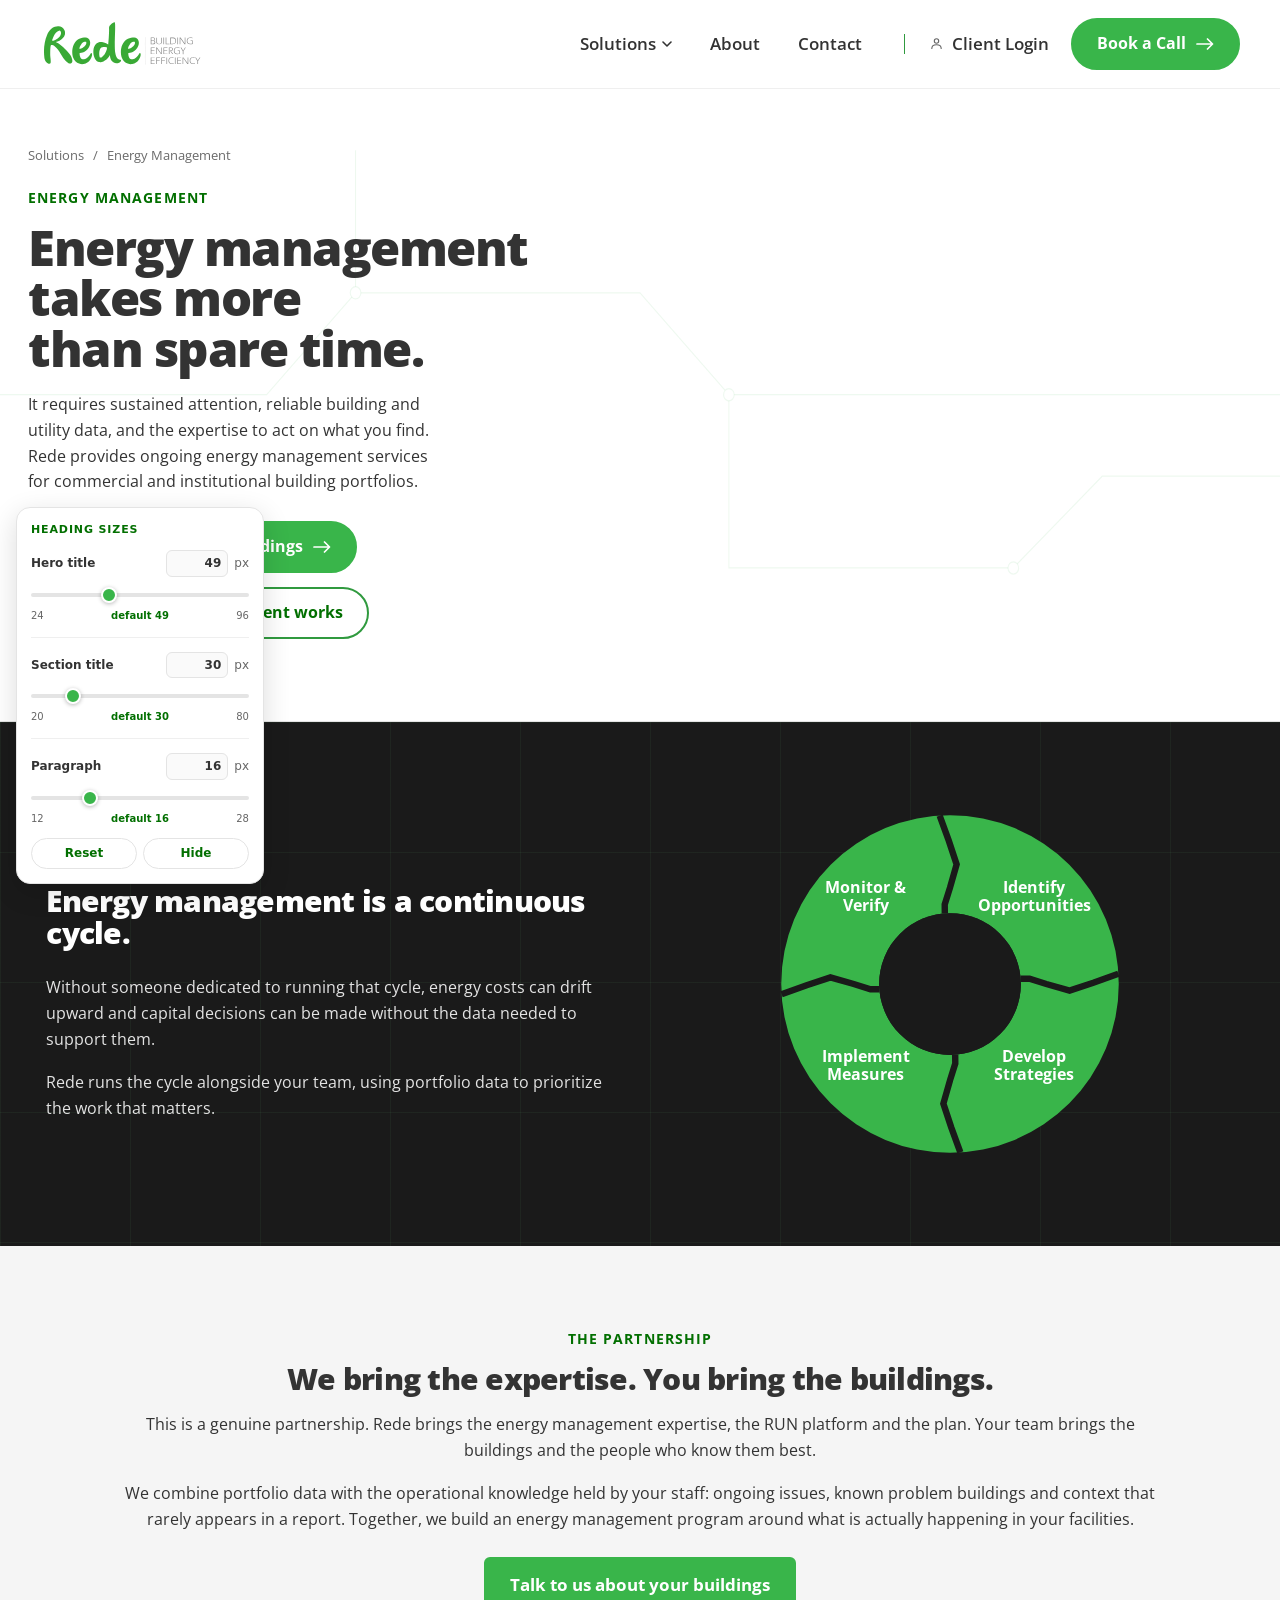
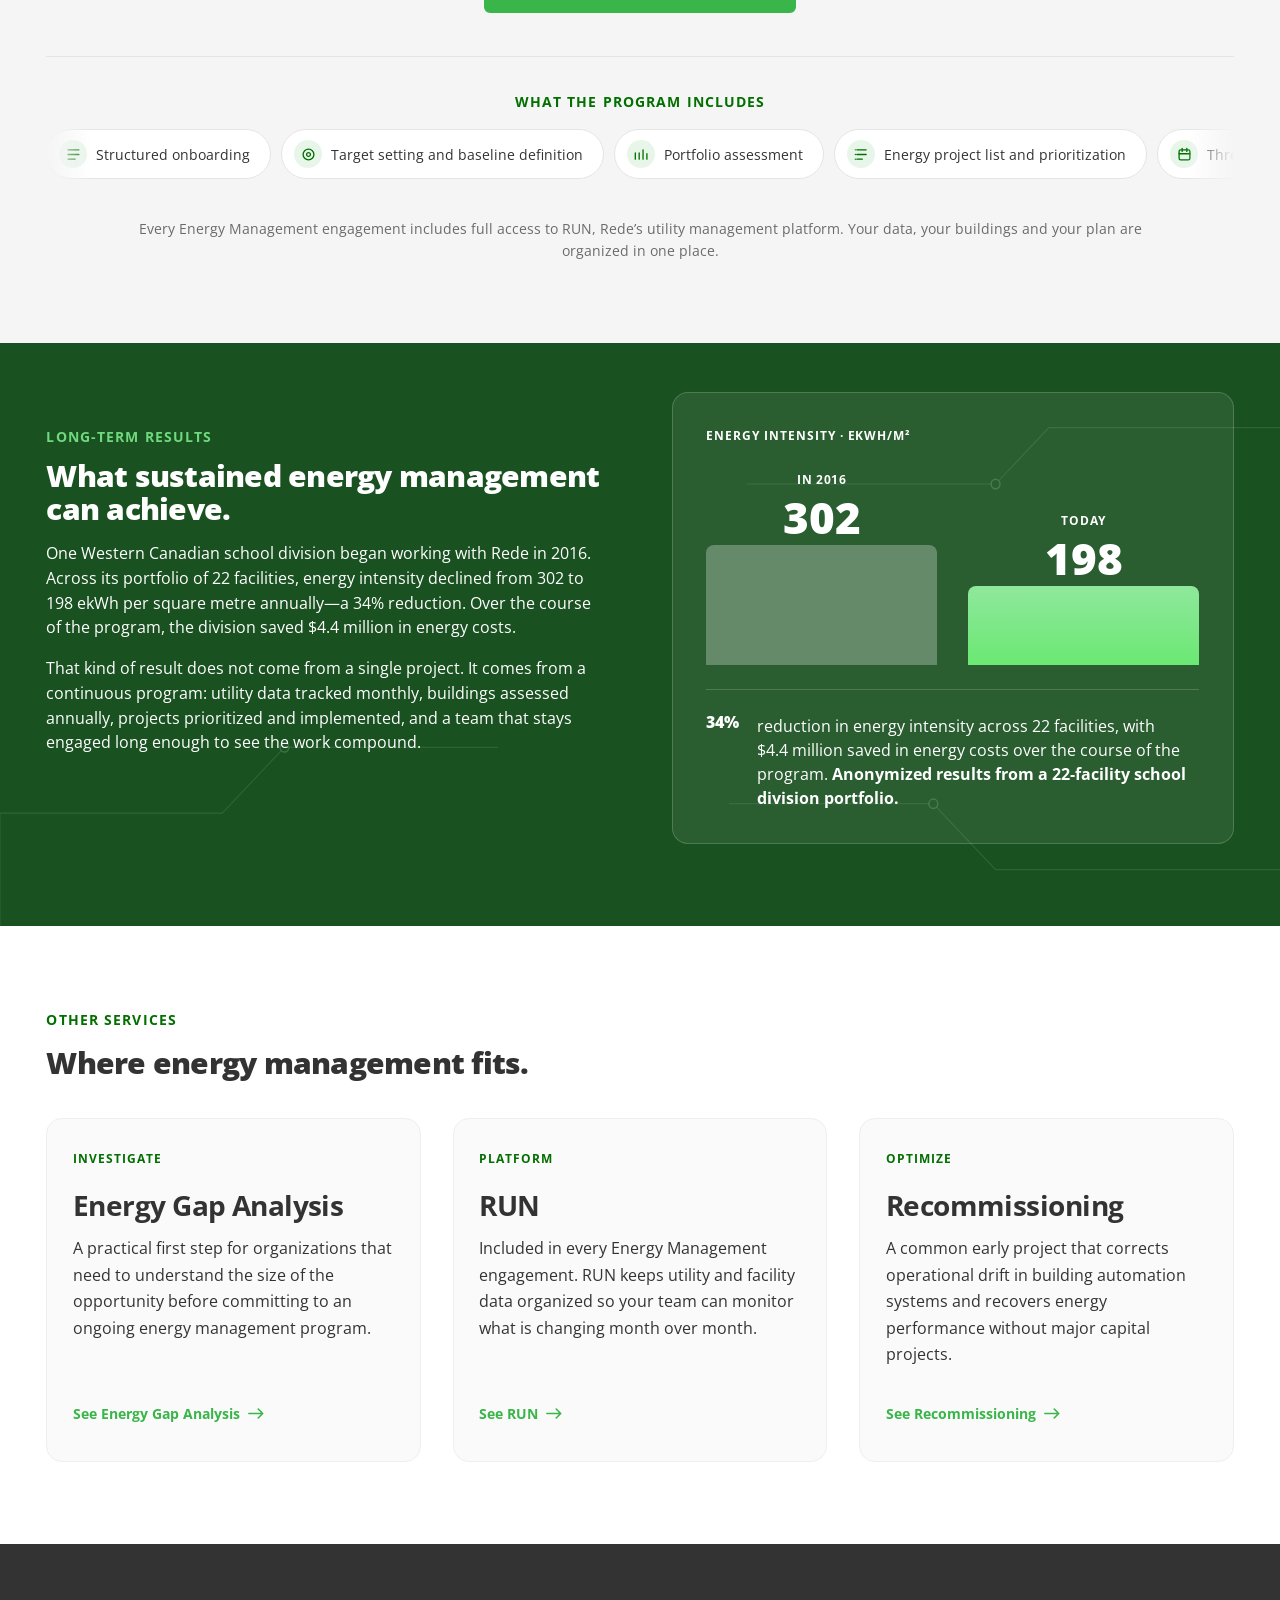
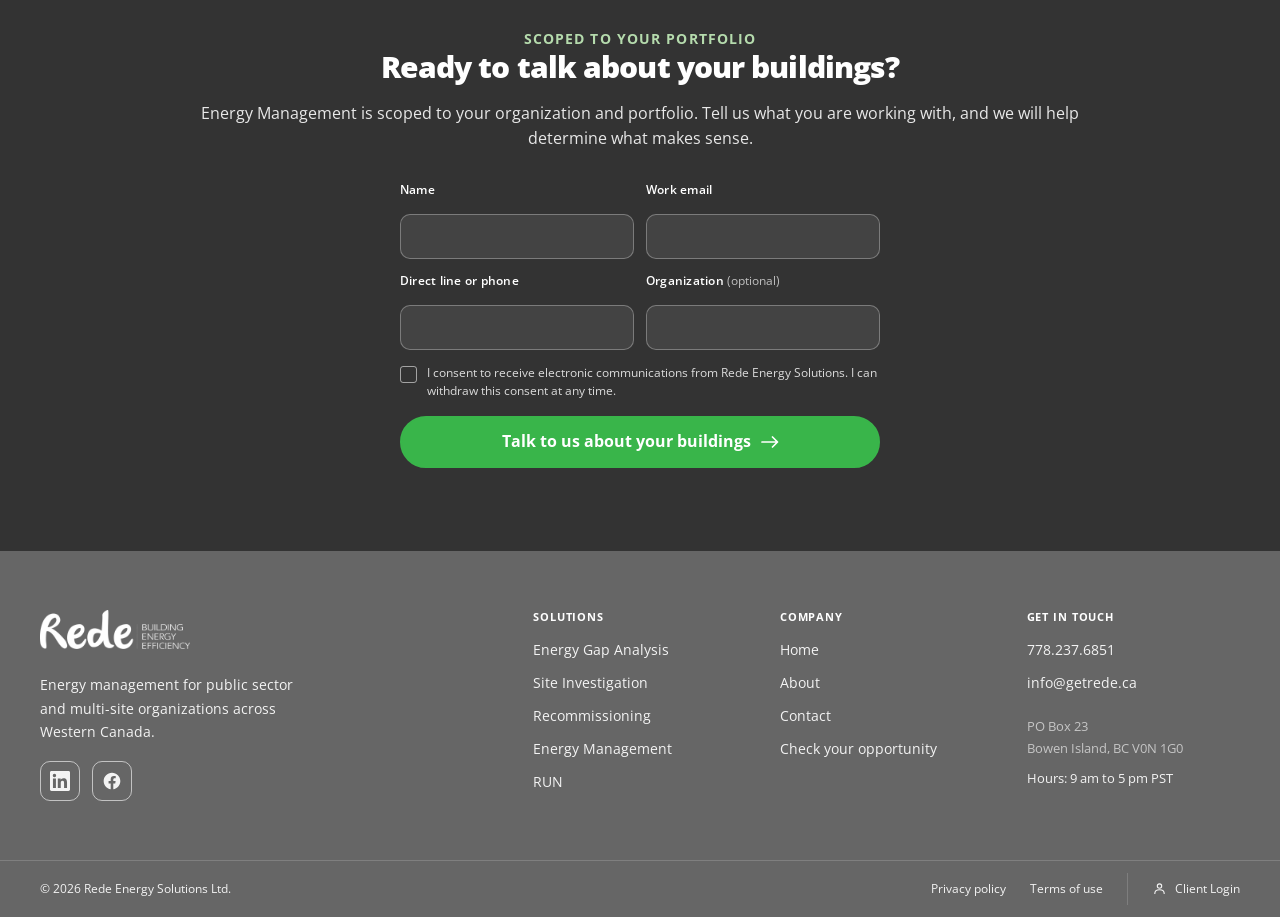
<file: energy-management.html>
<!DOCTYPE html>
<html lang="en-CA">
<head>
<meta charset="UTF-8">
<meta name="viewport" content="width=device-width, initial-scale=1.0">
<title>Energy Management Services for Building Portfolios | Rede Energy</title>
<meta name="description" content="Rede provides ongoing energy management services for commercial and institutional building portfolios, combining utility data, engineering expertise and a practical project plan.">

<!-- Maqueta de trabajo interna. No debe indexarse. -->
<meta name="robots" content="noindex, nofollow">

<link rel="preconnect" href="https://fonts.googleapis.com">
<link rel="preconnect" href="https://fonts.gstatic.com" crossorigin>
<link href="https://fonts.googleapis.com/css2?family=Open+Sans:wght@400;600;700;800&display=swap" rel="stylesheet">

<link rel="stylesheet" href="css/tokens.css?v=202610231043">
<link rel="stylesheet" href="css/style.css?v=202610231043">
<link rel="stylesheet" href="css/d2.css?v=202610231043">
<link rel="stylesheet" href="css/d2-variantes.css?v=202610231043">
<link rel="stylesheet" href="css/d2-ega.css?v=202610231043">
<link rel="stylesheet" href="css/v1.css?v=202610231043">
<!-- PRUEBA DE FONDO (16/9/2026) -- temporal, se retira al elegir -->

<!-- Regulador de tamano de titulares: herramienta de trabajo -->
<link rel="stylesheet" href="css/ajuste-titulos.css?v=202610231043">
</head>
<body class="d2 em-page">

<header class="header" id="header">
  <div class="header__inner">

    <a href="index.html" class="header__logo" aria-label="Rede Energy Solutions, home">
      <img src="assets/Rede-logo.svg" alt="Rede, Building Energy Efficiency" width="360" height="108">
    </a>

    <nav class="nav" aria-label="Main">
      <ul class="nav__list">
        <li class="nav__item nav__item--has-drop">
          <button class="nav__link nav__toggle" aria-expanded="false" aria-controls="drop-solutions">
            Solutions
            <svg class="nav__caret" width="10" height="6" viewBox="0 0 10 6" aria-hidden="true">
              <path d="M1 1l4 4 4-4" fill="none" stroke="currentColor" stroke-width="1.6" stroke-linecap="round" stroke-linejoin="round"></path>
            </svg>
          </button>
          <div class="nav__drop" id="drop-solutions" hidden="">

            <ul class="nav__drop__lista">
              <li>
                <a href="energy-gap-analysis.html" data-mega-img="assets/img/banners/senal-1.jpg" data-mega-cif="9.5%" data-mega-txt="average historical cost reduction for schools.">
                  <span class="nav__drop__icono" aria-hidden="true">
                    <!-- Lupa sobre grafico: el diagnostico -->
                    <svg width="22" height="22" viewBox="0 0 24 24" fill="none">
                      <circle cx="10.5" cy="10.5" r="6.5" stroke="currentColor" stroke-width="1.8"></circle>
                      <path d="M15.5 15.5L21 21" stroke="currentColor" stroke-width="1.8" stroke-linecap="round"></path>
                      <path d="M8 11.5v2M10.5 8.5v5M13 10v3.5" stroke="currentColor" stroke-width="1.6" stroke-linecap="round"></path>
                    </svg>
                  </span>
                  <span>Energy Gap Analysis<small>Affordable one-time diagnostic</small></span>
                </a>
              </li>

              <li>
                <a href="run.html" data-mega-img="assets/img/banners/consumo-descendente.jpg" data-mega-cif="$2.94M" data-mega-txt="identified for one Western Canadian school district.">
                  <span class="nav__drop__icono" aria-hidden="true">
                    <!-- Panel de control: la plataforma -->
                    <svg width="22" height="22" viewBox="0 0 24 24" fill="none">
                      <rect x="3" y="4" width="18" height="16" rx="2" stroke="currentColor" stroke-width="1.8"></rect>
                      <path d="M3 9h18" stroke="currentColor" stroke-width="1.8"></path>
                      <path d="M7 13v3M11 12v4M15 14v2" stroke="currentColor" stroke-width="1.8" stroke-linecap="round"></path>
                    </svg>
                  </span>
                  <span>RUN<small>Utility management platform</small></span>
                </a>
              </li>

              <li>
                <a href="recommissioning.html" data-mega-img="assets/img/banners/esquema-mecanico.jpg" data-mega-cif="1.8 yrs" data-mega-txt="average simple payback across school projects.">
                  <span class="nav__drop__icono" aria-hidden="true">
                    <!-- Llave inglesa: el ajuste de la instalacion.
                         Un solo trazo cerrado: boca abierta arriba y mango en
                         diagonal. El anterior llevaba un fragmento suelto que
                         se leia como un trazo roto. -->
                    <svg width="22" height="22" viewBox="0 0 24 24" fill="none">
                      <path d="M15.6 3.4a5 5 0 00-4.9 8.3l-6.4 6.4a1.9 1.9 0 002.6 2.6l6.4-6.4a5 5 0 008.3-4.9l-3.1 3.1-3.4-.6-.6-3.4 3.1-3.1z" stroke="currentColor" stroke-width="1.7" stroke-linejoin="round"></path>
                    </svg>
                  </span>
                  <span>Recommissioning<small>Project-based service</small></span>
                </a>
              </li>

              <li>
                <a href="energy-management.html" data-mega-img="assets/img/banners/senal-3.jpg" data-mega-cif="2008" data-mega-txt="working with public sector portfolios since.">
                  <span class="nav__drop__icono" aria-hidden="true">
                    <!-- Ciclo continuo: el programa que no termina.
                         Puntas en V tangentes al arco. Las anteriores eran
                         escuadras y no se leian como flecha. -->
                    <svg width="22" height="22" viewBox="0 0 24 24" fill="none">
                      <path d="M20.5 12a8.5 8.5 0 01-14.6 5.9" stroke="currentColor" stroke-width="1.7" stroke-linecap="round"></path>
                      <path d="M3.5 12a8.5 8.5 0 0114.6-5.9" stroke="currentColor" stroke-width="1.7" stroke-linecap="round"></path>
                      <path d="M9.4 18.4L5.9 17.9l-.5 3.5" stroke="currentColor" stroke-width="1.7" stroke-linecap="round" stroke-linejoin="round"></path>
                      <path d="M14.6 5.6l3.5.5.5-3.5" stroke="currentColor" stroke-width="1.7" stroke-linecap="round" stroke-linejoin="round"></path>
                    </svg>
                  </span>
                  <span>Energy Management<small>Full-service program</small></span>
                </a>
              </li>
            </ul>

            <!-- El destacado: en la referencia es una imagen suelta. Aqui la
                 imagen va de fondo y encima el dato que Rede tiene que contar. -->
            <div class="nav__drop__destacado">
              <picture><source srcset="assets/img/banners/esquema-mecanico.webp" type="image/webp"><img src="assets/img/banners/esquema-mecanico.jpg" alt="" aria-hidden="true" decoding="async" data-mega-destino=""></picture>
              <p class="nav__drop__cifra" data-mega-cifra="">$2.94M</p>
              <p class="nav__drop__texto" data-mega-texto="">
                identified for one Western Canadian school district.
              </p>
              <a href="index.html#calculator" class="nav__drop__enlace">
                Check your opportunity
                <svg width="18" height="12" viewBox="0 0 18 12" aria-hidden="true">
                  <path d="M11.5 1L16.5 6L11.5 11M16 6H1" fill="none" stroke="currentColor" stroke-width="1.8" stroke-linecap="round" stroke-linejoin="round"></path>
                </svg>
              </a>
            </div>

          </div>
        </li>
        <li class="nav__item"><a class="nav__link" href="about.html">About</a></li>
        <li class="nav__item"><a class="nav__link" href="contact.html">Contact</a></li>
      </ul>
    </nav>

    <div class="header__actions">
      <a href="client-login.html" class="d2-btn d2-btn--linea header__login-btn">
        <svg width="15" height="15" viewBox="0 0 24 24" fill="none" aria-hidden="true">
          <circle cx="12" cy="8" r="3.5" stroke="currentColor" stroke-width="1.8"></circle>
          <path d="M4.5 20c0-3.6 3.4-6 7.5-6s7.5 2.4 7.5 6" stroke="currentColor" stroke-width="1.8" stroke-linecap="round"></path>
        </svg>
        Client Login
      </a>
      <a href="#contact" class="d2-btn d2-btn--solido">
        Book a Call
        <svg width="18" height="12" viewBox="0 0 18 12" aria-hidden="true">
          <path d="M11.5 1L16.5 6L11.5 11M16 6H1" fill="none" stroke="currentColor" stroke-width="1.7" stroke-linecap="round" stroke-linejoin="round"></path>
        </svg>
      </a>
    </div>

    <button class="burger" aria-label="Open menu" aria-expanded="false" aria-controls="mobile-menu">
      <span></span><span></span><span></span>
    </button>
  </div>

    <!-- El velo: atenua la pagina y es la zona de cierre al tocar fuera. -->
  <div class="menu-velo" id="menu-velo" hidden=""></div>

  <div class="mobile-menu" id="mobile-menu" hidden=""><div class="mobile-menu__cabecera"><a href="index.html" class="mobile-menu__logo" aria-label="Rede Energy Solutions, home">
      <img src="assets/Rede-logo.svg" alt="Rede, Building Energy Efficiency" width="360" height="108">
    </a><button type="button" class="mobile-menu__cerrar" aria-label="Close menu"><svg width="20" height="20" viewBox="0 0 24 24" fill="none" aria-hidden="true"><path d="M5 5l14 14M19 5L5 19" stroke="currentColor" stroke-width="1.9" stroke-linecap="round"></path></svg></button></div>

    <!-- El panel tapa el header entero, asi que la marca se repite aqui: sin
         ella el menu abierto no dice de quien es. -->
    

    <nav aria-label="Mobile">

      <p class="mobile-menu__rotulo">Solutions</p>
      <div class="mobile-menu__sub">
        <a href="energy-gap-analysis.html">
          <span class="mobile-menu__icono" aria-hidden="true">
            <svg width="22" height="22" viewBox="0 0 24 24" fill="none">
              <circle cx="10.5" cy="10.5" r="6.5" stroke="currentColor" stroke-width="1.8"></circle>
              <path d="M15.5 15.5L21 21" stroke="currentColor" stroke-width="1.8" stroke-linecap="round"></path>
              <path d="M8 11.5v2M10.5 8.5v5M13 10v3.5" stroke="currentColor" stroke-width="1.6" stroke-linecap="round"></path>
              </svg>
          </span>
          <span>Energy Gap Analysis<small>Affordable one-time diagnostic</small></span>
        </a>
        <a href="run.html">
          <span class="mobile-menu__icono" aria-hidden="true">
            <svg width="22" height="22" viewBox="0 0 24 24" fill="none">
              <rect x="3" y="4" width="18" height="16" rx="2" stroke="currentColor" stroke-width="1.8"></rect>
              <path d="M3 9h18" stroke="currentColor" stroke-width="1.8"></path>
              <path d="M7 13v3M11 12v4M15 14v2" stroke="currentColor" stroke-width="1.8" stroke-linecap="round"></path>
              </svg>
          </span>
          <span>RUN<small>Utility management platform</small></span>
        </a>
        <a href="recommissioning.html">
          <span class="mobile-menu__icono" aria-hidden="true">
            <svg width="22" height="22" viewBox="0 0 24 24" fill="none">
              <path d="M15.6 3.4a5 5 0 00-4.9 8.3l-6.4 6.4a1.9 1.9 0 002.6 2.6l6.4-6.4a5 5 0 008.3-4.9l-3.1 3.1-3.4-.6-.6-3.4 3.1-3.1z" stroke="currentColor" stroke-width="1.7" stroke-linejoin="round"></path>
              </svg>
          </span>
          <span>Recommissioning<small>Project-based service</small></span>
        </a>
        <a href="energy-management.html">
          <span class="mobile-menu__icono" aria-hidden="true">
            <svg width="22" height="22" viewBox="0 0 24 24" fill="none">
              <path d="M20.5 12a8.5 8.5 0 01-14.6 5.9" stroke="currentColor" stroke-width="1.7" stroke-linecap="round"></path>
              <path d="M3.5 12a8.5 8.5 0 0114.6-5.9" stroke="currentColor" stroke-width="1.7" stroke-linecap="round"></path>
              <path d="M9.4 18.4L5.9 17.9l-.5 3.5" stroke="currentColor" stroke-width="1.7" stroke-linecap="round" stroke-linejoin="round"></path>
              <path d="M14.6 5.6l3.5.5.5-3.5" stroke="currentColor" stroke-width="1.7" stroke-linecap="round" stroke-linejoin="round"></path>
              </svg>
          </span>
          <span>Energy Management<small>Full-service program</small></span>
        </a>
      </div>

      <a href="about.html" class="mobile-menu__raiz">About</a>
      <a href="contact.html" class="mobile-menu__raiz">Contact</a>
      <a href="client-login.html" class="mobile-menu__raiz">Client Login</a>
    </nav>

    <a href="#contact" class="btn btn--primary btn--block">Book a Call</a>
  </div>
</header>




<!-- ==========================================================================
     HERO
     ========================================================================== -->
<!-- EL HERO, EN LA PLANTILLA DE ENERGY GAP ANALYSIS (15/9/2026)

     Antes usaba .serv-hero: una columna de texto a ancho completo, sin
     imagen y con sus propios tamanos. Las cuatro paginas de solucion
     comparten ahora la misma pieza --.d2-ega-hero-- asi que tipografia,
     espacios, botones y migas son los mismos en todas.

     El copy es el que ya habia; solo cambia el envoltorio.

     LA IMAGEN VA EN <picture> CON DOS ANCHOS

     Escritorio 1209px, movil 760. El <img> lleva la de movil, que es el
     respaldo si el navegador no entiende <picture>: mejor caer del lado
     ligero. Recortada del original, que traia margenes blancos. -->
<section class="d2-ega-hero em-hero d2-entra" data-comp-rol="hero" aria-labelledby="em-hero-t">
  <!-- El trazado de fondo: mismo lenguaje que el de Reviews en el home
       --recorridos ortogonales que quiebran en diagonal, con nodos
       calados en los cruces-- pero con un recorrido propio en cada
       pagina, para que las cuatro no se vean iguales.
  
       Va al fondo con z-index -1 y aria-hidden: es textura, no
       contenido, y no debe anunciarse ni recibir foco. -->
  <svg class="d2-ega-hero__lineas" viewBox="0 0 1440 620"
  preserveAspectRatio="none" aria-hidden="true">
  <path d="M0 300H300L400 200H720L820 300H1440M400 200V60M820 300V470H1140L1240 380H1440"/>
  <circle cx="400" cy="200" r="6"/>
  <circle cx="820" cy="300" r="6"/>
  <circle cx="1140" cy="470" r="6"/>
  </svg>

  <div class="d2-ega-hero__inner">

    <div class="d2-ega-hero__copy">
      <nav class="d2-ega-hero__migas" aria-label="Breadcrumb">
        <a href="index.html#solutions">Solutions</a>
        <span aria-hidden="true">/</span>
        <span aria-current="page">Energy Management</span>
      </nav>

      <p class="eyebrow">Energy Management</p>
      <h1 class="d2-ega-hero__titulo" id="em-hero-t">Energy management takes more than spare time.</h1>
      <p class="d2-ega-hero__lead">It requires sustained attention, reliable building and utility data, and the expertise to act on what you find. Rede provides ongoing energy management services for commercial and institutional building portfolios.</p>

      <div class="d2-ega-hero__acciones">
        <a class="d2-btn d2-btn--solido" href="#contact">Talk to us about your buildings
          <svg width="18" height="12" viewBox="0 0 18 12" aria-hidden="true"><path d="M11.5 1L16.5 6L11.5 11M16 6H1" fill="none" stroke="currentColor" stroke-width="1.7" stroke-linecap="round" stroke-linejoin="round"/></svg>
        </a>
        <a class="d2-btn d2-btn--linea" href="#how-it-works">See how energy management works</a>
      </div>
    </div>

    <div class="d2-ega-hero__arte">
      <picture>
        <source media="(min-width: 901px)"
                srcset="assets/img/servicios/energy-management.webp">
        <img src="assets/img/servicios/energy-management-movil.webp"
             alt="Isometric view of a multi-building portfolio with mechanical systems and monitoring points highlighted in green."
             width="760" height="500" decoding="async">
      </picture>
    </div>

  </div>
</section>


<!-- ==========================================================================
     QUE ES LA GESTION ENERGETICA
     El brief pide que esta pagina haga primero el trabajo de educar: muchos
     visitantes no saben que significa en la practica.
     ========================================================================== -->
<!-- ==================================================================
     "THE WORK" -- DOS PROPUESTAS (18/9/2026)

     1 Cards  la actual: cuatro tarjetas en fila
     2 Loop   los cuatro pasos como un recorrido que vuelve al principio,
              unidos por una linea, y cada uno con lo que responde

     El titular promete "a continuous cycle" y cuatro tarjetas en fila no
     cierran ningun ciclo: se leen como una lista que termina. Aqui la
     linea baja, enlaza los cuatro y el "and repeat" la devuelve arriba.

     Copy IDENTICO en las dos. El apunte de cada paso es la pregunta que
     ese paso responde, no copy nuevo del cliente.
     ================================================================== -->
<!-- EN NEGRO, CON LAS DOS VARIANTES (21/9/2026)

     Erick pidio el fondo y quitar "and repeat", no elegir entre Cards y
     Loop: esa decision sigue abierta, asi que el selector se queda.

     El selector de FONDOS si se retira --la seccion ya tiene color
     propio-- pero eso es otra cosa que el de variantes. -->
<!-- ANILLO FIJO (22/10/2026, punto 3.10): nos quedamos con la opcion 3,
     la que replica la figura de Erica. data-caru-fijo="2" la deja puesta
     y el JS retira los mandos solo; Cards y Loop siguen en el archivo
     --ella las descarto, pero no se borran. -->
<div class="d2-caru" id="caru-work" data-caru data-caru-fijo="2">

  <div class="d2-caru__diapo es-activa" role="tabpanel" aria-label="Option 1">
<section class="ciclo-sec" id="how-it-works">
  <div class="ciclo-sec__inner">

    <div class="ciclo-sec__texto">
      <p class="eyebrow">The work</p>
      <h2 class="ciclo-sec__titulo">Energy management is a continuous cycle.</h2>
      <p class="ciclo-sec__lead">
        Without someone dedicated to running that cycle, energy costs can drift upward
        and capital decisions can be made without the data needed to support them.
      </p>
      <p class="ciclo-sec__lead">
        Rede runs the cycle alongside your team, using portfolio data to prioritize the
        work that matters.
      </p>
    </div>

    <!-- El ciclo, como diagrama. El copy sugiere justamente esto. -->
    <ol class="ciclo">
      <li class="ciclo__paso">
        <span class="ciclo__n" aria-hidden="true"><svg width="24" height="24" viewBox="0 0 24 24" fill="none" aria-hidden="true"><g stroke="currentColor" stroke-width="1.8" stroke-linecap="round" stroke-linejoin="round"><circle cx="11" cy="11" r="6.5"/><path d="M15.8 15.8L21 21"/></g></svg></span>
        <span class="ciclo__nombre">Identify opportunities</span>
      </li>
      <li class="ciclo__paso">
        <span class="ciclo__n" aria-hidden="true"><svg width="24" height="24" viewBox="0 0 24 24" fill="none" aria-hidden="true"><g stroke="currentColor" stroke-width="1.8" stroke-linecap="round" stroke-linejoin="round"><path d="M4 18V6l5 3 6-3 5 3v12l-5-3-6 3-5-3z"/><path d="M9 9v9M15 6v9"/></g></svg></span>
        <span class="ciclo__nombre">Develop strategies</span>
      </li>
      <li class="ciclo__paso">
        <span class="ciclo__n" aria-hidden="true"><svg width="24" height="24" viewBox="0 0 24 24" fill="none" aria-hidden="true"><g stroke="currentColor" stroke-width="1.8" stroke-linecap="round" stroke-linejoin="round"><path d="M14.7 6.3a4.5 4.5 0 00-6 6L4 17v3h3l4.7-4.7a4.5 4.5 0 006-6l-2.6 2.6-2.1-2.1 2.7-2.5z"/></g></svg></span>
        <span class="ciclo__nombre">Implement projects</span>
      </li>
      <li class="ciclo__paso">
        <span class="ciclo__n" aria-hidden="true"><svg width="24" height="24" viewBox="0 0 24 24" fill="none" aria-hidden="true"><g stroke="currentColor" stroke-width="1.8" stroke-linecap="round" stroke-linejoin="round"><path d="M3 12h4l2.5-7 4 14L16 12h5"/></g></svg></span>
        <span class="ciclo__nombre">Monitor outcomes</span>
      </li>
      <!-- El "and repeat" se retira por peticion de Erick (21/9/2026). El
           titular ya dice "a continuous cycle", asi que lo repetia. -->
    </ol>
  </div>
</section>
  </div>

  <div class="d2-caru__diapo" role="tabpanel" aria-label="Option 2" hidden>
<section class="ciclo-sec giro-sec d2-entra" id="how-it-works">
  <div class="giro-sec__inner">

    <div class="giro-sec__texto">
      <p class="eyebrow">The work</p>
      <h2 class="giro-sec__titulo">Energy management is a continuous cycle.</h2>
      <p class="giro-sec__lead">
        Without someone dedicated to running that cycle, energy costs can drift upward
        and capital decisions can be made without the data needed to support them.
      </p>
      <p class="giro-sec__lead">
        Rede runs the cycle alongside your team, using portfolio data to prioritize the
        work that matters.
      </p>
    </div>

    <div class="giro-sec__ciclo">
      <div class="giro">
        <ol class="giro__pasos">
          <li class="giro__paso" style="--i:0">
            <span class="giro__icono"><svg width="26" height="26" viewBox="0 0 24 24" fill="none" aria-hidden="true"><g stroke="currentColor" stroke-width="1.8" stroke-linecap="round" stroke-linejoin="round"><circle cx="11" cy="11" r="6.5"/><path d="M15.8 15.8L21 21"/></g></svg></span>
            <span class="giro__nombre">Identify opportunities</span>
          </li>
          <li class="giro__paso" style="--i:1">
            <span class="giro__icono"><svg width="26" height="26" viewBox="0 0 24 24" fill="none" aria-hidden="true"><g stroke="currentColor" stroke-width="1.8" stroke-linecap="round" stroke-linejoin="round"><path d="M4 18V6l5 3 6-3 5 3v12l-5-3-6 3-5-3z"/><path d="M9 9v9M15 6v9"/></g></svg></span>
            <span class="giro__nombre">Develop strategies</span>
          </li>
          <li class="giro__paso" style="--i:2">
            <span class="giro__icono"><svg width="26" height="26" viewBox="0 0 24 24" fill="none" aria-hidden="true"><g stroke="currentColor" stroke-width="1.8" stroke-linecap="round" stroke-linejoin="round"><path d="M14.7 6.3a4.5 4.5 0 00-6 6L4 17v3h3l4.7-4.7a4.5 4.5 0 006-6l-2.6 2.6-2.1-2.1 2.7-2.5z"/></g></svg></span>
            <span class="giro__nombre">Implement projects</span>
          </li>
          <li class="giro__paso" style="--i:3">
            <span class="giro__icono"><svg width="26" height="26" viewBox="0 0 24 24" fill="none" aria-hidden="true"><g stroke="currentColor" stroke-width="1.8" stroke-linecap="round" stroke-linejoin="round"><path d="M3 12h4l2.5-7 4 14L16 12h5"/></g></svg></span>
            <span class="giro__nombre">Monitor outcomes</span>
          </li>
        </ol>
        <span class="giro__centro" aria-hidden="true">
          <svg viewBox="0 0 120 120" fill="none">
            <circle cx="60" cy="60" r="44" stroke="currentColor" stroke-width="1.5"
                    stroke-dasharray="4 7" opacity=".55"/>
            <path d="M60 16l6 5-6 5" stroke="currentColor" stroke-width="1.8"
                  stroke-linecap="round" stroke-linejoin="round"/>
            <path d="M60 104l-6-5 6-5" stroke="currentColor" stroke-width="1.8"
                  stroke-linecap="round" stroke-linejoin="round"/>
          </svg>
        </span>
      </div>
      <!-- El pie decia "The cycle does not stop - each pass builds on the
           last". Se retira por el mismo motivo que el "and repeat" de
           Cards: Erick pidio quitarlo, y el titular ya dice "a
           continuous cycle". Este texto era de la maqueta, no del copy
           aprobado. -->
    </div>

  </div>
</section>
  </div>
  <div class="d2-caru__diapo" role="tabpanel" aria-label="Option 3: Ring" hidden>
<section class="ciclo-sec ciclo-sec--anillo d2-entra" aria-labelledby="work-anillo-t">
  <div class="ciclo-sec__inner">

    <div class="ciclo-sec__copy">
      <p class="eyebrow">The work</p>
      <h2 class="ciclo-sec__titulo" id="work-anillo-t">Energy management is a continuous cycle.</h2>
      <p class="ciclo-sec__lead">Without someone dedicated to running that cycle, energy costs can
        drift upward and capital decisions can be made without the data needed to support them.</p>
      <p class="ciclo-sec__lead">Rede runs the cycle alongside your team, using portfolio data to
        prioritize the work that matters.</p>
    </div>

    <div class="ciclo-sec__ciclo">
      <!-- EL ANILLO (22/10/2026, punto 3.10)

           Replica la figura que paso Erica: cuatro cuadrantes verdes
           separados por filetes blancos que quiebran a media altura, y el
           centro calado.

           Va en SVG porque los cortes no son radios rectos. Las cuatro
           piezas se generan por calculo --angulo, radio interior y
           exterior-- asi que cambiar el tamano o el hueco es tocar una
           constante, no redibujar.

           El <title> y el <desc> cuentan lo mismo para quien no ve la
           figura: un lector de pantalla anuncia las cuatro fases. -->
      <svg class="anillo" viewBox="0 0 320 320" role="img"
           aria-labelledby="anillo-t anillo-d">
        <title id="anillo-t">The energy management cycle</title>
        <desc id="anillo-d">A four-part cycle: identify opportunities, develop
          strategies, implement measures, then monitor and verify, which feeds
          back into identifying the next opportunities.</desc>
        <g class="anillo__partes">
            <path class="anillo__parte" style="--i:0" d="M160.0 97.0L160.0 10.0A150 150 0 0 1 310.0 160.0L223.0 160.0A63 63 0 0 0 160.0 97.0Z"/>
            <path class="anillo__parte" style="--i:1" d="M223.0 160.0L310.0 160.0A150 150 0 0 1 160.0 310.0L160.0 223.0A63 63 0 0 0 223.0 160.0Z"/>
            <path class="anillo__parte" style="--i:2" d="M160.0 223.0L160.0 310.0A150 150 0 0 1 10.0 160.0L97.0 160.0A63 63 0 0 0 160.0 223.0Z"/>
            <path class="anillo__parte" style="--i:3" d="M97.0 160.0L10.0 160.0A150 150 0 0 1 160.0 10.0L160.0 97.0A63 63 0 0 0 97.0 160.0Z"/>
        </g>
            <circle class="anillo__centro" cx="160" cy="160" r="63"/>
        <g class="anillo__cortes" aria-hidden="true">
            <path class="anillo__corte" d="M155.4 97.2L155.3 89.3L160.0 74.4L165.9 53.7L158.9 32.6L150.8 10.3"/>
            <path class="anillo__corte" d="M222.8 155.4L230.7 155.3L245.6 160.0L266.3 165.9L287.4 158.9L309.7 150.8"/>
            <path class="anillo__corte" d="M164.6 222.8L164.7 230.7L160.0 245.6L154.1 266.3L161.1 287.4L169.2 309.7"/>
            <path class="anillo__corte" d="M97.2 164.6L89.3 164.7L74.4 160.0L53.7 154.1L32.6 161.1L10.3 169.2"/>
        </g>
        <g class="anillo__etis">
            <text class="anillo__eti" style="--i:0" x="235" y="85" text-anchor="middle"><tspan x="235" dy="-6">Identify</tspan><tspan x="235" dy="16">Opportunities</tspan></text>
            <text class="anillo__eti" style="--i:1" x="235" y="235" text-anchor="middle"><tspan x="235" dy="-6">Develop</tspan><tspan x="235" dy="16">Strategies</tspan></text>
            <text class="anillo__eti" style="--i:2" x="85" y="235" text-anchor="middle"><tspan x="85" dy="-6">Implement</tspan><tspan x="85" dy="16">Measures</tspan></text>
            <text class="anillo__eti" style="--i:3" x="85" y="85" text-anchor="middle"><tspan x="85" dy="-6">Monitor &</tspan><tspan x="85" dy="16">Verify</tspan></text>
        </g>
      </svg>
    </div>

  </div>
</section>
  </div>

  <div class="d2-caru__mandos">
    <button class="d2-caru__flecha" type="button" data-caru-ir="-1" aria-label="Previous option"><svg width="9" height="14" viewBox="0 0 9 14" aria-hidden="true"><path d="M7.5 1L1.5 7l6 6" fill="none" stroke="currentColor" stroke-width="1.8" stroke-linecap="round" stroke-linejoin="round"/></svg></button>
    <button class="d2-caru__punto" type="button" data-caru-a="0" aria-label="Option 1">1 Cards</button>
    <button class="d2-caru__punto" type="button" data-caru-a="1" aria-label="Option 2">2 Loop</button>
    <button class="d2-caru__punto" type="button" data-caru-a="2" aria-label="Option 3">3 Ring</button>
    <button class="d2-caru__flecha" type="button" data-caru-ir="1" aria-label="Next option"><svg width="9" height="14" viewBox="0 0 9 14" aria-hidden="true"><path d="M1.5 1l6 6-6 6" fill="none" stroke="currentColor" stroke-width="1.8" stroke-linecap="round" stroke-linejoin="round"/></svg></button>
  </div>
</div>


<!-- ==========================================================================
     LA SOCIEDAD Y LO QUE INCLUYE

     Fondo gris --#F5F5F5, el de la opcion "Grey" del selector-- para separarla
     de las secciones blancas de alrededor. Clase propia y no .dos-col a secas
     porque esa clase la comparten otras secciones de la pagina.
     ========================================================================== -->
<!-- ======================================================================
     THE PARTNERSHIP, PARTIDA EN DOS  (21/9/2026)

     Erick pidio romper la seccion en dos, y ya lo estaba por dentro: la
     columna izquierda responde COMO TRABAJAMOS JUNTOS y la derecha QUE
     RECIBES. Dos mensajes independientes compitiendo por una pantalla.

     Ahora cada uno tiene la suya, a todo el ancho.

     EL SELECTOR DE VARIANTES SE RETIRA: la variante "Phases" agrupaba los
     nueve puntos en tres fases, incompatible con la marquesina que se
     eligio. Se conserva la de List, que es la que gustaba.
     ====================================================================== -->
<section class="part-a">
  <div class="part-a__inner">
    <p class="eyebrow">The partnership</p>
    <h2 class="part-a__titulo">We bring the expertise. You bring the buildings.</h2>
    <div class="part-a__texto">
      <p class="dos-col__texto">This is a genuine partnership. Rede brings the energy management expertise, the
        RUN platform and the plan. Your team brings the buildings and the people who
        know them best.</p>
      <p class="dos-col__texto">We combine portfolio data with the operational knowledge held by your staff:
        ongoing issues, known problem buildings and context that rarely appears in a
        report. Together, we build an energy management program around what is actually
        happening in your facilities.</p>
    </div>
    <a class="btn btn--primary part-a__cta" href="contact.html">Talk to us about your buildings</a>
  </div>
</section>

<section class="part-b">
  <div class="part-b__inner">
    <p class="eyebrow">What the program includes</p>
    <div class="mq mqi"><div class="mq__cinta"><ul class="mq__fila"><li class="mqi__p"><span class="mqi__ico"><svg width="17" height="17" viewBox="-11 -11 22 22" fill="none" aria-hidden="true"><g stroke="currentColor" stroke-width="1.7" stroke-linecap="round" stroke-linejoin="round"><path d="M-7-6h14M-7 0h14M-7 6h9"/></g></svg></span>Structured onboarding</li>
<li class="mqi__p"><span class="mqi__ico"><svg width="17" height="17" viewBox="-11 -11 22 22" fill="none" aria-hidden="true"><g stroke="currentColor" stroke-width="1.7" stroke-linecap="round" stroke-linejoin="round"><circle cx="0" cy="0" r="7"/><circle cx="0" cy="0" r="2.5"/></g></svg></span>Target setting and baseline definition</li>
<li class="mqi__p"><span class="mqi__ico"><svg width="17" height="17" viewBox="-11 -11 22 22" fill="none" aria-hidden="true"><g stroke="currentColor" stroke-width="1.7" stroke-linecap="round" stroke-linejoin="round"><path d="M-8 6V-2M-3 6v-8M2 6V-6M7 6V-1"/></g></svg></span>Portfolio assessment</li>
<li class="mqi__p"><span class="mqi__ico"><svg width="17" height="17" viewBox="-11 -11 22 22" fill="none" aria-hidden="true"><g stroke="currentColor" stroke-width="1.7" stroke-linecap="round" stroke-linejoin="round"><path d="M-6-6h12M-6 0h12M-6 6h7"/><path d="M-8-6h.01M-8 0h.01M-8 6h.01"/></g></svg></span>Energy project list and prioritization</li>
<li class="mqi__p"><span class="mqi__ico"><svg width="17" height="17" viewBox="-11 -11 22 22" fill="none" aria-hidden="true"><g stroke="currentColor" stroke-width="1.7" stroke-linecap="round" stroke-linejoin="round"><rect x="-7" y="-6" width="14" height="13" rx="2"/><path d="M-7-1h14M-3-8v4M3-8v4"/></g></svg></span>Three-year capital project plan</li>
<li class="mqi__p"><span class="mqi__ico"><svg width="17" height="17" viewBox="-11 -11 22 22" fill="none" aria-hidden="true"><g stroke="currentColor" stroke-width="1.7" stroke-linecap="round" stroke-linejoin="round"><circle cx="0" cy="0" r="7"/><path d="M0-4v4l3 2"/></g></svg></span>Building automation scheduling</li>
<li class="mqi__p"><span class="mqi__ico"><svg width="17" height="17" viewBox="-11 -11 22 22" fill="none" aria-hidden="true"><g stroke="currentColor" stroke-width="1.7" stroke-linecap="round" stroke-linejoin="round"><circle cx="-3" cy="-2" r="3"/><circle cx="4" cy="-1" r="2.4"/><path d="M-8 7a5 5 0 019 0M2 7a4 4 0 017-2"/></g></svg></span>Regular team engagement</li>
<li class="mqi__p"><span class="mqi__ico"><svg width="17" height="17" viewBox="-11 -11 22 22" fill="none" aria-hidden="true"><g stroke="currentColor" stroke-width="1.7" stroke-linecap="round" stroke-linejoin="round"><path d="M-7 5a7 7 0 1114 0z"/><path d="M0-7v4"/></g></svg></span>Calculated greenhouse gas emissions reporting</li>
<li class="mqi__p"><span class="mqi__ico"><svg width="17" height="17" viewBox="-11 -11 22 22" fill="none" aria-hidden="true"><g stroke="currentColor" stroke-width="1.7" stroke-linecap="round" stroke-linejoin="round"><path d="M-6-7h9l3 3v11h-12z"/><path d="M-2 2h4M-2 5h4"/></g></svg></span>Incentive identification and applications</li></ul><ul class="mq__fila" aria-hidden="true"><li class="mqi__p" aria-hidden="true"><span class="mqi__ico"><svg width="17" height="17" viewBox="-11 -11 22 22" fill="none" aria-hidden="true"><g stroke="currentColor" stroke-width="1.7" stroke-linecap="round" stroke-linejoin="round"><path d="M-7-6h14M-7 0h14M-7 6h9"/></g></svg></span>Structured onboarding</li>
<li class="mqi__p" aria-hidden="true"><span class="mqi__ico"><svg width="17" height="17" viewBox="-11 -11 22 22" fill="none" aria-hidden="true"><g stroke="currentColor" stroke-width="1.7" stroke-linecap="round" stroke-linejoin="round"><circle cx="0" cy="0" r="7"/><circle cx="0" cy="0" r="2.5"/></g></svg></span>Target setting and baseline definition</li>
<li class="mqi__p" aria-hidden="true"><span class="mqi__ico"><svg width="17" height="17" viewBox="-11 -11 22 22" fill="none" aria-hidden="true"><g stroke="currentColor" stroke-width="1.7" stroke-linecap="round" stroke-linejoin="round"><path d="M-8 6V-2M-3 6v-8M2 6V-6M7 6V-1"/></g></svg></span>Portfolio assessment</li>
<li class="mqi__p" aria-hidden="true"><span class="mqi__ico"><svg width="17" height="17" viewBox="-11 -11 22 22" fill="none" aria-hidden="true"><g stroke="currentColor" stroke-width="1.7" stroke-linecap="round" stroke-linejoin="round"><path d="M-6-6h12M-6 0h12M-6 6h7"/><path d="M-8-6h.01M-8 0h.01M-8 6h.01"/></g></svg></span>Energy project list and prioritization</li>
<li class="mqi__p" aria-hidden="true"><span class="mqi__ico"><svg width="17" height="17" viewBox="-11 -11 22 22" fill="none" aria-hidden="true"><g stroke="currentColor" stroke-width="1.7" stroke-linecap="round" stroke-linejoin="round"><rect x="-7" y="-6" width="14" height="13" rx="2"/><path d="M-7-1h14M-3-8v4M3-8v4"/></g></svg></span>Three-year capital project plan</li>
<li class="mqi__p" aria-hidden="true"><span class="mqi__ico"><svg width="17" height="17" viewBox="-11 -11 22 22" fill="none" aria-hidden="true"><g stroke="currentColor" stroke-width="1.7" stroke-linecap="round" stroke-linejoin="round"><circle cx="0" cy="0" r="7"/><path d="M0-4v4l3 2"/></g></svg></span>Building automation scheduling</li>
<li class="mqi__p" aria-hidden="true"><span class="mqi__ico"><svg width="17" height="17" viewBox="-11 -11 22 22" fill="none" aria-hidden="true"><g stroke="currentColor" stroke-width="1.7" stroke-linecap="round" stroke-linejoin="round"><circle cx="-3" cy="-2" r="3"/><circle cx="4" cy="-1" r="2.4"/><path d="M-8 7a5 5 0 019 0M2 7a4 4 0 017-2"/></g></svg></span>Regular team engagement</li>
<li class="mqi__p" aria-hidden="true"><span class="mqi__ico"><svg width="17" height="17" viewBox="-11 -11 22 22" fill="none" aria-hidden="true"><g stroke="currentColor" stroke-width="1.7" stroke-linecap="round" stroke-linejoin="round"><path d="M-7 5a7 7 0 1114 0z"/><path d="M0-7v4"/></g></svg></span>Calculated greenhouse gas emissions reporting</li>
<li class="mqi__p" aria-hidden="true"><span class="mqi__ico"><svg width="17" height="17" viewBox="-11 -11 22 22" fill="none" aria-hidden="true"><g stroke="currentColor" stroke-width="1.7" stroke-linecap="round" stroke-linejoin="round"><path d="M-6-7h9l3 3v11h-12z"/><path d="M-2 2h4M-2 5h4"/></g></svg></span>Incentive identification and applications</li></ul></div></div>
    <p class="run-callout part-b__nota">
          Every Energy Management engagement includes full access to RUN, Rede&rsquo;s
          utility management platform. Your data, your buildings and your plan are
          organized in one place.
        </p>
  </div>
</section>


<!-- ==========================================================================
     RESULTADOS
     Caso real del brief: 302 a 198 ekWh/m2 desde 2016. El copy pide un
     grafico de la evolucion, asi que va en SVG.
     ========================================================================== -->
<!-- ==================================================================
     "LONG-TERM RESULTS" -- DOS PROPUESTAS (18/9/2026)

     1 Trend       la actual: la recta que baja de 302 a 198
     2 Before/after las dos cifras enfrentadas, y la barra dice la
                   proporcion entre ellas

     La opcion 2 es LITERALMENTE lo que pide el documento del cliente:
     "show a 302-to-198 COMPARISON rather than implying annual data
     points that have not been supplied".

     Las barras son proporcionales de verdad: 198/302 = 65,6%, asi que
     la de hoy mide ese porcentaje de la de 2016. No es decoracion.

     Copy IDENTICO en las dos.
     ================================================================== -->
<!-- BEFORE / AFTER FIJA (21/9/2026)
     Erick: "esta chingona el before and after". Es la opcion elegida,
     asi que se deja puesta. data-caru-fijo="1" fija la segunda --el
     indice es de base cero-- y el JS retira los mandos solo; la
     variante Trend sigue en el archivo por si se quiere volver. -->
<div class="d2-caru" id="caru-lt" data-caru data-caru-fijo="1">

  <div class="d2-caru__diapo es-activa" role="tabpanel" aria-label="Option 1">
<section class="prueba-sec">
  <div class="prueba-sec__inner prueba-sec__inner--ancho">

    <div class="prueba-sec__dato">
      <p class="eyebrow">Long-term results</p>
      <!-- El titular que pide el copy maestro, y que faltaba: era la unica
           seccion de la pagina sin h2, asi que el eyebrow daba paso directo
           a la cifra y el nivel de encabezado se saltaba. -->
      <h2 class="prueba-sec__titulo">What sustained energy management can achieve.</h2>
      <!-- El "34%" y su pie estaban AQUI, y competian con el titular: la cifra
           media 40px y el titular 49, asi que el dato protagonista se leia
           como un subtitulo.

           Se ha movido al grafico, que es su sitio: la caida de 302 a 198 ES
           el 34%. La cifra explica la linea, y en la columna de texto solo
           repetia lo que el parrafo de abajo ya dice. -->
      <p class="prueba-sec__texto">
        One Western Canadian school division began working with Rede in 2016. Across its
        portfolio of 22 facilities, energy intensity declined from 302 to 198 ekWh per
        square metre annually&mdash;a 34% reduction. Over the course of the program, the
        division saved $4.4 million in energy costs.
      </p>
      <p class="prueba-sec__texto">
        That kind of result does not come from a single project. It comes from a
        continuous program: utility data tracked monthly, buildings assessed annually,
        projects prioritized and implemented, and a team that stays engaged long enough
        to see the work compound.
      </p>
    </div>

    <figure class="bepi">
      <figcaption class="bepi__cab">
        <span class="bepi__titulo">Energy intensity over time</span>
        <span class="bepi__unidad">ekWh/m&sup2;</span>
      </figcaption>

      <svg class="bepi__chart" viewBox="0 0 480 220" preserveAspectRatio="none"
           role="img" aria-label="Energy intensity falling from 302 to 198 ekWh per square metre between 2016 and today">
        <g class="bepi__grid">
          <line x1="0" y1="20"  x2="480" y2="20"/>
          <line x1="0" y1="75"  x2="480" y2="75"/>
          <line x1="0" y1="130" x2="480" y2="130"/>
          <line x1="0" y1="185" x2="480" y2="185"/>
        </g>

        <!-- DOS PUNTOS, NO OCHO. Lo pide el documento del cliente:

             "the current mockup shows a multi-point downward trend. If REDE
              only has confirmed start and end values, show a 302-to-198
              comparison rather than implying annual data points that have
              not been supplied."

             y "use a multi-year trend line ONLY IF REDE supplies the
             underlying annual values". No los ha suministrado.

             La linea tenia 8 vertices --2016, y seis anos intermedios
             inventados-- que daban por medido un recorrido que nadie midio.
             Queda la recta entre los dos valores aprobados: 302 y 198. -->
        <path class="bepi__area"
              d="M10,26 L470,158 L470,200 L10,200 Z"/>
        <path class="bepi__linea"
              d="M10,26 L470,158"/>

        <circle class="bepi__punto" cx="10" cy="26" r="4"/>
        <circle class="bepi__punto bepi__punto--fin" cx="470" cy="158" r="5"/>
      </svg>

      <p class="bepi__destacado">
        <span class="bepi__destacado-n">34%</span>
        <span class="bepi__destacado-t">reduction in energy intensity across 22 facilities,
          with $4.4&nbsp;million saved in energy costs over the course of the program.</span>
      </p>

      <div class="bepi__pies">
        <span><strong>302</strong> in 2016</span>
        <span><strong>198</strong> today</span>
      </div>

      <p class="bepi__nota">
        Anonymized results from a 22-facility school division portfolio.
      </p>
    </figure>
  </div>
</section>
  </div>

  <div class="d2-caru__diapo" role="tabpanel" aria-label="Option 2" hidden>
<section class="prueba-sec comp-sec d2-entra">
  <div class="comp-sec__inner">

    <div class="comp-sec__texto">
      <p class="eyebrow">Long-term results</p>
      <h2 class="comp-sec__titulo">What sustained energy management can achieve.</h2>
      <p class="comp-sec__lead">
        One Western Canadian school division began working with Rede in 2016. Across its
        portfolio of 22 facilities, energy intensity declined from 302 to 198 ekWh per
        square metre annually&mdash;a 34% reduction. Over the course of the program, the
        division saved $4.4 million in energy costs.
      </p>
      <p class="comp-sec__lead">
        That kind of result does not come from a single project. It comes from a
        continuous program: utility data tracked monthly, buildings assessed annually,
        projects prioritized and implemented, and a team that stays engaged long enough
        to see the work compound.
      </p>
    </div>

    <div class="comp-sec__medida">
      <p class="comp-sec__label">Energy intensity &middot; ekWh/m&sup2;</p>

      <div class="comp">
        <div class="comp__lado" style="--i:0">
          <span class="comp__cuando">In 2016</span>
          <span class="comp__n">302</span>
          <span class="comp__barra comp__barra--antes" aria-hidden="true"></span>
        </div>
        <div class="comp__lado comp__lado--hoy" style="--i:1">
          <span class="comp__cuando">Today</span>
          <span class="comp__n">198</span>
          <span class="comp__barra comp__barra--hoy" aria-hidden="true"></span>
        </div>
      </div>

      <!-- LA NOTA, DENTRO DEL MISMO PARRAFO (21/9/2026)

           Erick: "haria mas chico el texto ... y metria de alguna manera en
           el mismo parrafo pero bold: Anonymized results...".

           La nota estaba en un <p> aparte debajo. Ahora entra en el mismo
           bloque de texto, en negrita, separada por un punto: se lee como
           el cierre de la frase y no como un pie desconectado.

           Ni una palabra cambia: son las mismas dos frases. -->
      <p class="comp__resumen">
        <span class="comp__resumen-n">34%</span>
        <span class="comp__resumen-t">reduction in energy intensity across 22 facilities,
          with $4.4&nbsp;million saved in energy costs over the course of the program.
          <strong class="comp__resumen-fuente">Anonymized results from a 22-facility school
          division portfolio.</strong></span>
      </p>
    </div>

  </div>
</section>
  </div>

  <div class="d2-caru__mandos">
    <button class="d2-caru__flecha" type="button" data-caru-ir="-1" aria-label="Previous option"><svg width="9" height="14" viewBox="0 0 9 14" aria-hidden="true"><path d="M7.5 1L1.5 7l6 6" fill="none" stroke="currentColor" stroke-width="1.8" stroke-linecap="round" stroke-linejoin="round"/></svg></button>
    <button class="d2-caru__punto" type="button" data-caru-a="0" aria-label="Option 1">1 Trend</button>
    <button class="d2-caru__punto" type="button" data-caru-a="1" aria-label="Option 2">2 Before / after</button>
    <button class="d2-caru__flecha" type="button" data-caru-ir="1" aria-label="Next option"><svg width="9" height="14" viewBox="0 0 9 14" aria-hidden="true"><path d="M1.5 1l6 6-6 6" fill="none" stroke="currentColor" stroke-width="1.8" stroke-linecap="round" stroke-linejoin="round"/></svg></button>
  </div>
</div>


<!-- ==========================================================================
     RELATED SERVICES
     ========================================================================== -->
<section class="rutas">
  <div class="rutas__inner">
    <div class="rutas__intro">
      <p class="eyebrow">Other services</p>
      <h2 class="rutas__titulo">Where energy management fits.</h2>
    </div>

    <ul class="rutas__lista">
      <li class="ruta">
        <p class="ruta__tag">Investigate</p>
        <h3 class="ruta__titulo">Energy Gap Analysis</h3>
        <p class="ruta__texto">
          A practical first step for organizations that need to understand the size of
          the opportunity before committing to an ongoing energy management program.
        </p>
        <a class="ruta__link" href="energy-gap-analysis.html">
          See Energy Gap Analysis
          <svg width="16" height="11" viewBox="0 0 18 12" aria-hidden="true">
            <path d="M11.5 1L16.5 6L11.5 11M16 6H1" fill="none" stroke="currentColor"
                  stroke-width="1.8" stroke-linecap="round" stroke-linejoin="round"/>
          </svg>
        </a>
      </li>

      <li class="ruta">
        <p class="ruta__tag">Platform</p>
        <h3 class="ruta__titulo">RUN</h3>
        <p class="ruta__texto">
          Included in every Energy Management engagement. RUN keeps utility and facility
          data organized so your team can monitor what is changing month over month.
        </p>
        <a class="ruta__link" href="run.html">
          See RUN
          <svg width="16" height="11" viewBox="0 0 18 12" aria-hidden="true">
            <path d="M11.5 1L16.5 6L11.5 11M16 6H1" fill="none" stroke="currentColor"
                  stroke-width="1.8" stroke-linecap="round" stroke-linejoin="round"/>
          </svg>
        </a>
      </li>

      <li class="ruta">
        <p class="ruta__tag">Optimize</p>
        <h3 class="ruta__titulo">Recommissioning</h3>
        <p class="ruta__texto">
          A common early project that corrects operational drift in building automation
          systems and recovers energy performance without major capital projects.
        </p>
        <a class="ruta__link" href="recommissioning.html">
          See Recommissioning
          <svg width="16" height="11" viewBox="0 0 18 12" aria-hidden="true">
            <path d="M11.5 1L16.5 6L11.5 11M16 6H1" fill="none" stroke="currentColor"
                  stroke-width="1.8" stroke-linecap="round" stroke-linejoin="round"/>
          </svg>
        </a>
      </li>
    </ul>
  </div>
</section>


<!-- ==========================================================================
     CTA FINAL
     ========================================================================== -->
<section class="d2-cta-bal d2-entra" data-comp-rol="cierre" id="contact">
  <div class="d2-cta-bal__inner">

        <div class="d2-cta-bal__texto">
          <p class="eyebrow">Scoped to your portfolio</p>
    <h2 class="d2-cta-bal__titulo">Ready to talk about your buildings?</h2>
    <p class="d2-cta-bal__parrafo">
      Energy Management is scoped to your organization and portfolio. Tell us what you
      are working with, and we will help determine what makes sense.
    </p>

        </div>

      <!-- EL FORMULARIO CORTO (16/9/2026)

           Dos campos y nada mas. En un CTA de cierre cada campo extra es
           una razon para no enviarlo, y aqui solo hace falta poder
           responder: el correo crea el contacto en HubSpot y el nombre
           permite contestar de forma personal.

           NO se pide telefono: implica una llamada que el visitante no ha
           pedido, y eso frena a quien todavia esta mirando. Si quiere
           hablar, el boton de "Book a conversation" sigue ahi.

           EL CONSENTIMIENTO ES OBLIGATORIO

           CASL --la ley canadiense de comunicaciones electronicas-- exige
           consentimiento expreso antes de enviar correo comercial. La
           casilla no viene marcada y el texto dice que se puede retirar,
           que es lo que la ley pide.

           Los name= son los de HubSpot, los mismos que usa la calculadora:
           firstname, email y consent. -->
      <form class="cta-final__form" data-hubspot="em-cierre" onsubmit="return false">
        <div class="cta-final__campos">
          <div class="campo">
            <label class="campo__label" for="em-cf-name">Name</label>
            <div class="campo__wrap">
              <input class="campo__input" id="em-cf-name" name="firstname" type="text"
                     autocomplete="name" required>
            </div>
          </div>

          <div class="campo">
            <label class="campo__label" for="em-cf-email">Work email</label>
            <div class="campo__wrap">
              <input class="campo__input" id="em-cf-email" name="email" type="email"
                     autocomplete="email" required>
            </div>
          </div>
        
              <!-- Telefono y organizacion (16/9/2026, peticion del cliente).

                   El telefono lleva la misma etiqueta que en Contact y en la
                   calculadora: un solo campo, porque el dato es el mismo.

                   La organizacion va opcional, igual que en la calculadora:
                   quien deja su correo de trabajo ya dice donde trabaja. -->
              <div class="campo">
                <label class="campo__label" for="em-cf-phone">Direct line or phone</label>
                <div class="campo__wrap">
                  <input class="campo__input" id="em-cf-phone" name="phone" type="tel"
                         inputmode="tel" autocomplete="tel" required>
                </div>
              </div>

              <div class="campo">
                <label class="campo__label" for="em-cf-org">Organization <span class="campo__opt">(optional)</span></label>
                <div class="campo__wrap">
                  <input class="campo__input" id="em-cf-org" name="company" type="text"
                         autocomplete="organization">
                </div>
              </div>
</div>

        <label class="cta-final__consent">
          <input type="checkbox" name="consent" required>
          <span>I consent to receive electronic communications from Rede Energy
          Solutions. I can withdraw this consent at any time.</span>
        </label>

        <button class="d2-btn d2-btn--solido" type="submit">
          Talk to us about your buildings
          <svg class="btn__arrow" width="18" height="12" viewBox="0 0 18 12" aria-hidden="true">
            <path d="M11.5 1L16.5 6L11.5 11M16 6H1" fill="none" stroke="currentColor"
                  stroke-width="1.7" stroke-linecap="round" stroke-linejoin="round"/>
          </svg>
        </button>
      </form>
  </div>
</section>


<!-- ==========================================================================
     FOOTER
     ========================================================================== -->
<footer class="d2-pie-dir">
      <div class="d2-pie-dir__inner">

        <div class="d2-pie-dir__marca">
          <a href="index.html" class="d2-pie-dir__logo" aria-label="Rede Energy Solutions, home">
            <img src="assets/img/rede-logo-white.png" alt="Rede, Building Energy Efficiency" width="376" height="100">
          </a>
          <p class="d2-pie-dir__tagline">
            Energy management for public sector and multi-site organizations across
            Western Canada.
          </p>
          <p class="d2-pie-dir__pron">
            <a class="d2-pie-social" href="#" target="_blank" rel="noopener" aria-label="Rede Energy Solutions on LinkedIn">
              <svg width="20" height="20" viewBox="0 0 24 24" fill="currentColor" aria-hidden="true">
                <path d="M20.45 20.45h-3.56v-5.57c0-1.33-.02-3.04-1.85-3.04-1.85 0-2.13 1.45-2.13 2.94v5.67H9.35V9h3.41v1.56h.05c.48-.9 1.63-1.85 3.36-1.85 3.6 0 4.27 2.37 4.27 5.45v6.29zM5.34 7.43a2.06 2.06 0 110-4.13 2.06 2.06 0 010 4.13zM7.12 20.45H3.55V9h3.57v11.45zM22.22 0H1.77C.79 0 0 .77 0 1.72v20.56C0 23.23.79 24 1.77 24h20.45c.98 0 1.78-.77 1.78-1.72V1.72C24 .77 23.2 0 22.22 0z"></path>
              </svg>
            </a>
            <a class="d2-pie-social" href="#" target="_blank" rel="noopener" aria-label="Rede Energy Solutions on Facebook">
              <svg width="20" height="20" viewBox="0 0 24 24" fill="currentColor" aria-hidden="true">
                <path d="M22 12.06C22 6.5 17.52 2 12 2S2 6.5 2 12.06c0 5.02 3.66 9.18 8.44 9.94v-7.03H7.9v-2.91h2.54V9.85c0-2.52 1.5-3.91 3.77-3.91 1.09 0 2.24.2 2.24.2v2.46h-1.26c-1.24 0-1.63.78-1.63 1.57v1.89h2.78l-.45 2.91h-2.33V22c4.78-.76 8.44-4.92 8.44-9.94z"/>
              </svg>
            </a>
          </p>
        </div>

        <nav class="d2-pie-dir__nav" aria-label="Footer">
          <div class="d2-pie-dir__col">
            <h2 class="d2-pie-dir__titulo">Solutions</h2>
            <ul class="d2-pie-dir__lista">
              <li><a href="energy-gap-analysis.html">Energy Gap Analysis</a></li>
              <li><a href="#">Site Investigation</a></li>
              <li><a href="recommissioning.html">Recommissioning</a></li>
              <li><a href="energy-management.html">Energy Management</a></li>
              <li><a href="run.html">RUN</a></li>
            </ul>
          </div>

          <div class="d2-pie-dir__col">
            <h2 class="d2-pie-dir__titulo">Company</h2>
            <ul class="d2-pie-dir__lista">
              <li><a href="index.html">Home</a></li>
              <li><a href="about.html">About</a></li>
              <li><a href="contact.html">Contact</a></li>
              <li><a href="index.html#calculator">Check your opportunity</a></li>
            </ul>
          </div>

          <div class="d2-pie-dir__col">
            <h2 class="d2-pie-dir__titulo">Get in touch</h2>
            <ul class="d2-pie-dir__lista">
              <li><a href="tel:+17782376851">778.237.6851</a></li>
              <li><a href="mailto:info@getrede.ca">info@getrede.ca</a></li>
            </ul>
            <address class="d2-pie-dir__direccion">
              PO Box 23<br>
              Bowen Island, BC V0N 1G0
            </address>
            <p class="d2-pie-dir__horario">Hours: 9 am to 5 pm PST</p>
          </div>
        </nav>
      </div>

      <div class="d2-pie-dir__base">
        <div class="d2-pie-dir__base-inner">
          <p class="d2-pie-dir__legal">© 2026 Rede Energy Solutions Ltd.</p>
          <ul class="d2-pie-dir__legales">
            <li><a href="#">Privacy policy</a></li>
            <li><a href="#">Terms of use</a></li>
            <li><a href="client-login.html" class="d2-pie-dir__login">
              <svg width="15" height="15" viewBox="0 0 24 24" fill="none" aria-hidden="true">
                <circle cx="12" cy="8" r="3.5" stroke="currentColor" stroke-width="1.8"></circle>
                <path d="M4.5 20c0-3.6 3.4-6 7.5-6s7.5 2.4 7.5 6" stroke="currentColor" stroke-width="1.8" stroke-linecap="round"></path>
              </svg>
              Client Login
            </a></li>
          </ul>
        </div>
      </div>
    </footer>

<script src="js/main.js?v=202610231014"></script>
<script src="js/d2.js?v=202610231014"></script>
<script src="js/d2-composicion.js?v=202610231014"></script>
<script src="js/d2-header.js?v=202610231014"></script>
<!-- El selector de variantes de las tres secciones. Sin esto los botones
     estan en la pagina pero no hacen nada: la opcion 2 nunca se ve. -->
<script src="js/d2-carrusel.js?v=202610231014"></script>

<script src="js/ajuste-titulos.js?v=202610231014"></script>
</body>
</html>
</file>
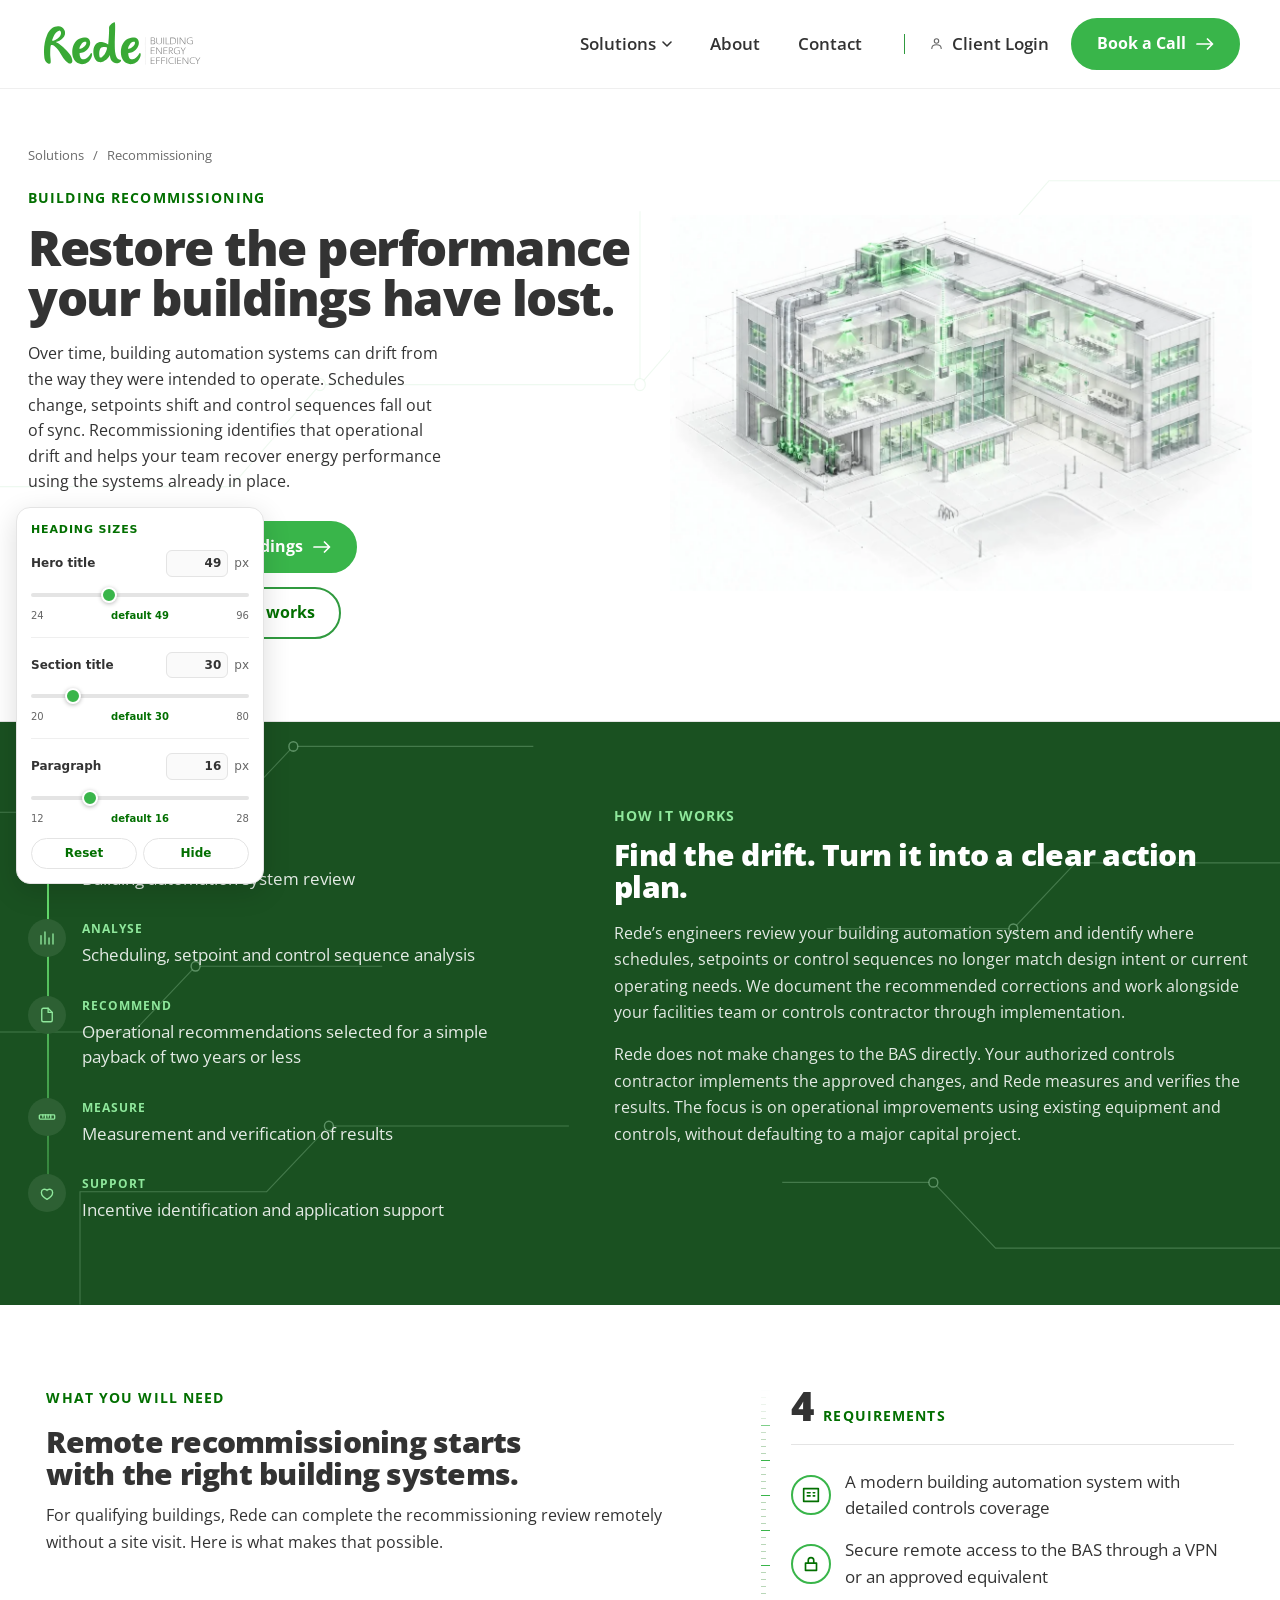
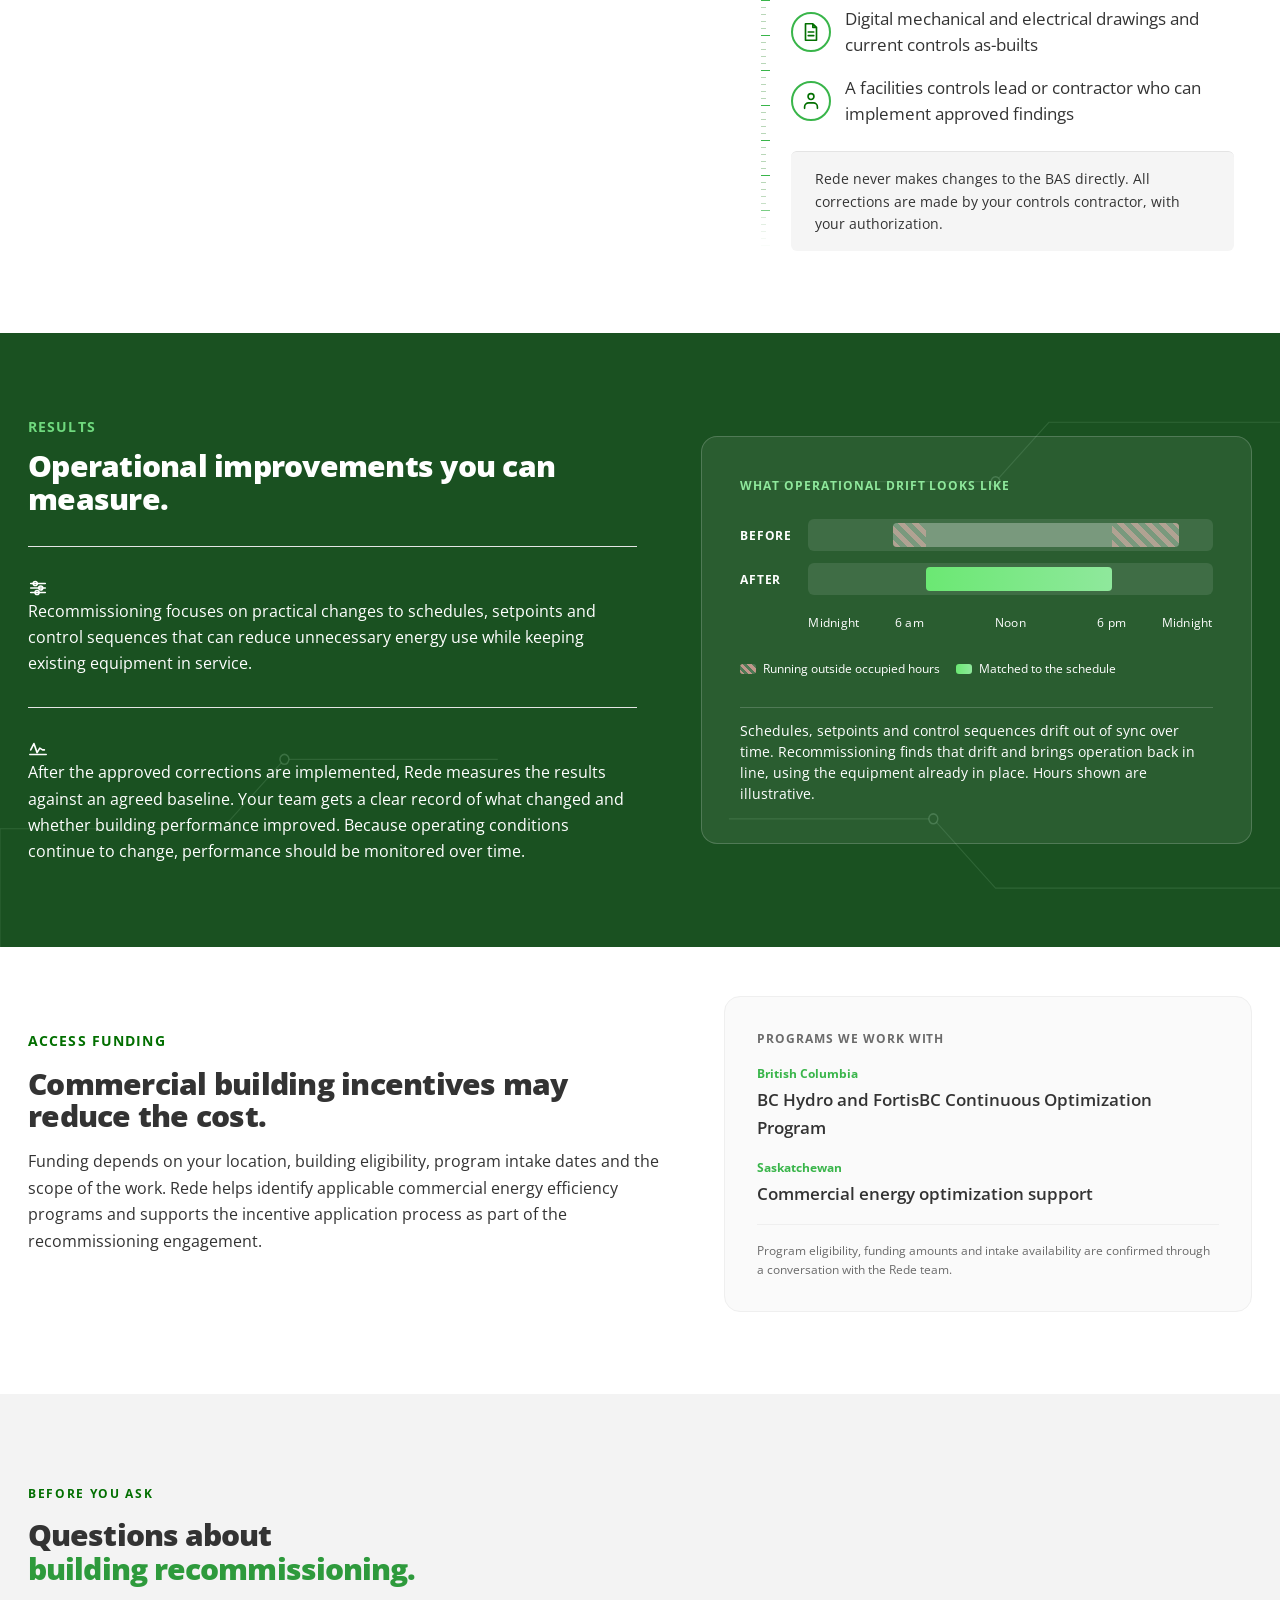
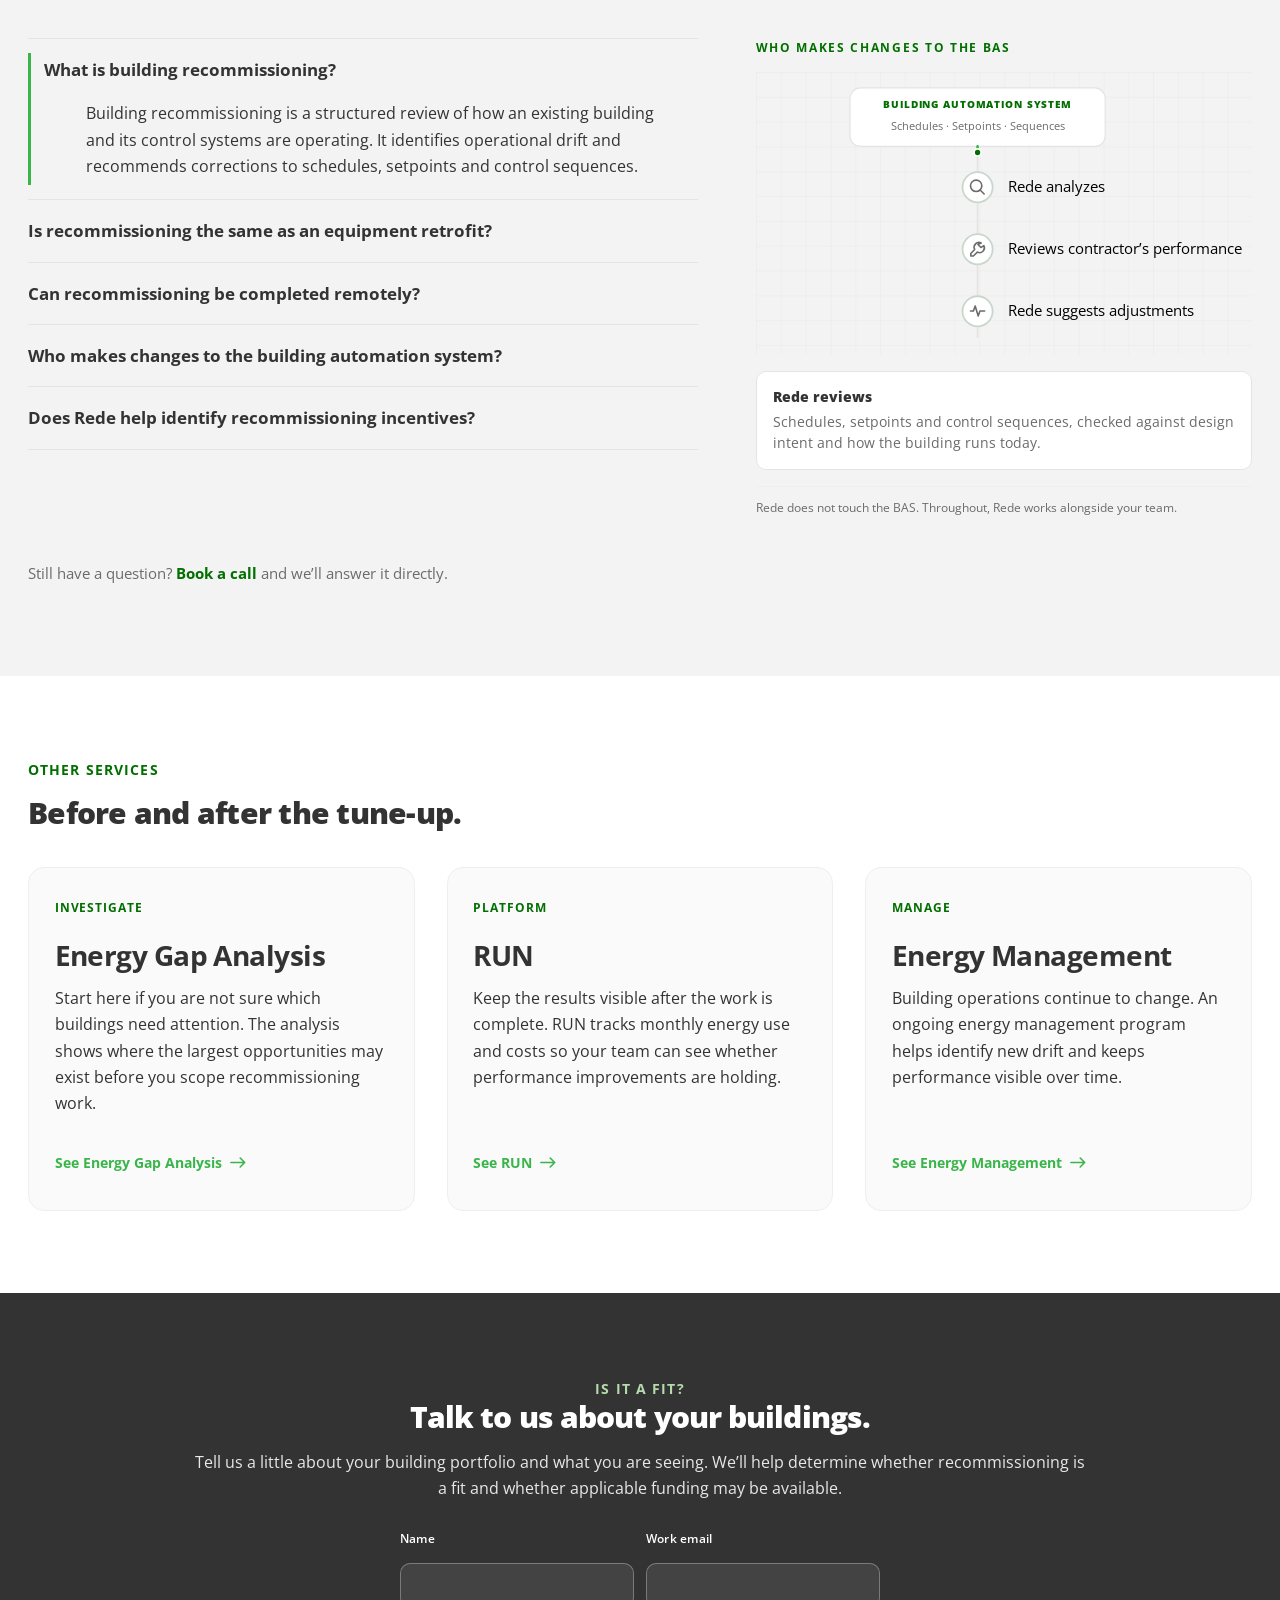
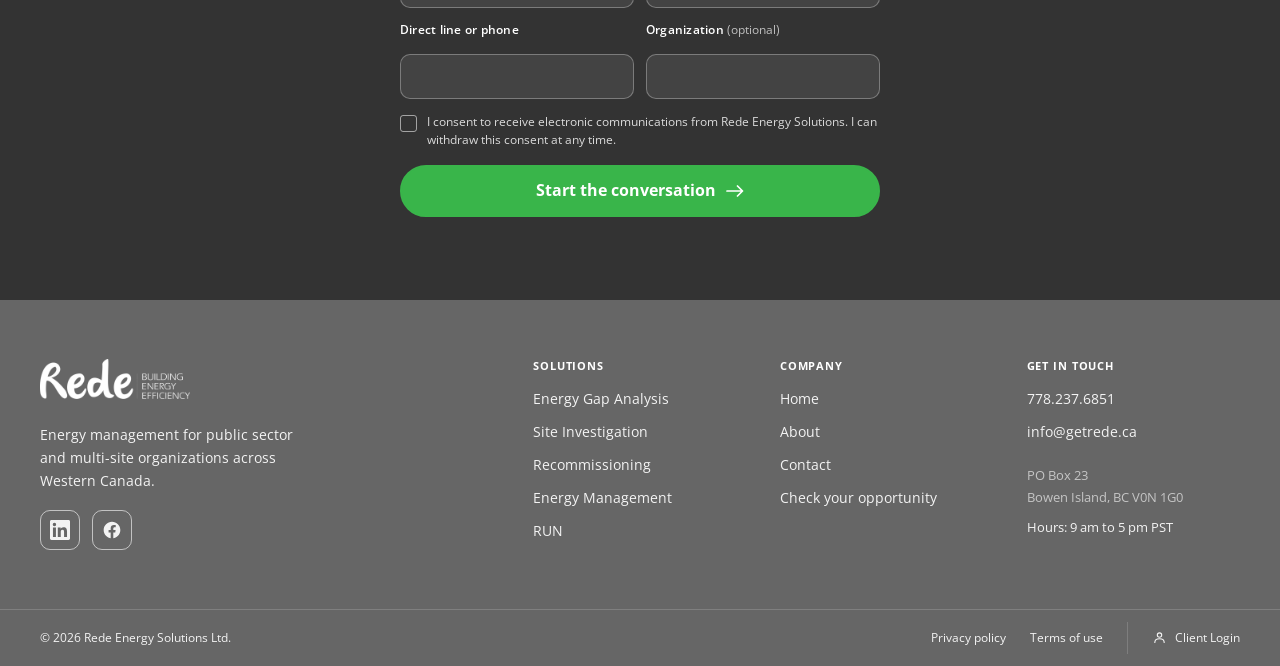
<file: recommissioning.html>
<!DOCTYPE html>
<html lang="en-CA">
<head>
<meta charset="UTF-8">
<meta name="viewport" content="width=device-width, initial-scale=1.0">
<title>Building Recommissioning Services | Rede Energy</title>
<meta name="description" content="Rede reviews building automation systems, identifies operational drift and supports recommissioning for commercial and institutional building portfolios.">

<!-- Maqueta de trabajo interna. No debe indexarse. -->
<meta name="robots" content="noindex, nofollow">

<link rel="preconnect" href="https://fonts.googleapis.com">
<link rel="preconnect" href="https://fonts.gstatic.com" crossorigin>
<link href="https://fonts.googleapis.com/css2?family=Open+Sans:wght@400;600;700;800&display=swap" rel="stylesheet">

<link rel="stylesheet" href="css/tokens.css?v=202610231043">
<link rel="stylesheet" href="css/style.css?v=202610231043">
<link rel="stylesheet" href="css/d2.css?v=202610231043">
<link rel="stylesheet" href="css/d2-variantes.css?v=202610231043">
<link rel="stylesheet" href="css/d2-ega.css?v=202610231043">
<link rel="stylesheet" href="css/v1.css?v=202610231043">
<!-- PRUEBA DE FONDO (16/9/2026) -- temporal, se retira al elegir -->

<!-- Regulador de tamano de titulares: herramienta de trabajo -->
<link rel="stylesheet" href="css/ajuste-titulos.css?v=202610231043">
</head>
<body class="d2 rc-page">

<header class="header" id="header">
  <div class="header__inner">

    <a href="index.html" class="header__logo" aria-label="Rede Energy Solutions, home">
      <img src="assets/Rede-logo.svg" alt="Rede, Building Energy Efficiency" width="360" height="108">
    </a>

    <nav class="nav" aria-label="Main">
      <ul class="nav__list">
        <li class="nav__item nav__item--has-drop">
          <button class="nav__link nav__toggle" aria-expanded="false" aria-controls="drop-solutions">
            Solutions
            <svg class="nav__caret" width="10" height="6" viewBox="0 0 10 6" aria-hidden="true">
              <path d="M1 1l4 4 4-4" fill="none" stroke="currentColor" stroke-width="1.6" stroke-linecap="round" stroke-linejoin="round"></path>
            </svg>
          </button>
          <div class="nav__drop" id="drop-solutions" hidden="">

            <ul class="nav__drop__lista">
              <li>
                <a href="energy-gap-analysis.html" data-mega-img="assets/img/banners/senal-1.jpg" data-mega-cif="9.5%" data-mega-txt="average historical cost reduction for schools.">
                  <span class="nav__drop__icono" aria-hidden="true">
                    <!-- Lupa sobre grafico: el diagnostico -->
                    <svg width="22" height="22" viewBox="0 0 24 24" fill="none">
                      <circle cx="10.5" cy="10.5" r="6.5" stroke="currentColor" stroke-width="1.8"></circle>
                      <path d="M15.5 15.5L21 21" stroke="currentColor" stroke-width="1.8" stroke-linecap="round"></path>
                      <path d="M8 11.5v2M10.5 8.5v5M13 10v3.5" stroke="currentColor" stroke-width="1.6" stroke-linecap="round"></path>
                    </svg>
                  </span>
                  <span>Energy Gap Analysis<small>Affordable one-time diagnostic</small></span>
                </a>
              </li>

              <li>
                <a href="run.html" data-mega-img="assets/img/banners/consumo-descendente.jpg" data-mega-cif="$2.94M" data-mega-txt="identified for one Western Canadian school district.">
                  <span class="nav__drop__icono" aria-hidden="true">
                    <!-- Panel de control: la plataforma -->
                    <svg width="22" height="22" viewBox="0 0 24 24" fill="none">
                      <rect x="3" y="4" width="18" height="16" rx="2" stroke="currentColor" stroke-width="1.8"></rect>
                      <path d="M3 9h18" stroke="currentColor" stroke-width="1.8"></path>
                      <path d="M7 13v3M11 12v4M15 14v2" stroke="currentColor" stroke-width="1.8" stroke-linecap="round"></path>
                    </svg>
                  </span>
                  <span>RUN<small>Utility management platform</small></span>
                </a>
              </li>

              <li>
                <a href="recommissioning.html" data-mega-img="assets/img/banners/esquema-mecanico.jpg" data-mega-cif="1.8 yrs" data-mega-txt="average simple payback across school projects.">
                  <span class="nav__drop__icono" aria-hidden="true">
                    <!-- Llave inglesa: el ajuste de la instalacion.
                         Un solo trazo cerrado: boca abierta arriba y mango en
                         diagonal. El anterior llevaba un fragmento suelto que
                         se leia como un trazo roto. -->
                    <svg width="22" height="22" viewBox="0 0 24 24" fill="none">
                      <path d="M15.6 3.4a5 5 0 00-4.9 8.3l-6.4 6.4a1.9 1.9 0 002.6 2.6l6.4-6.4a5 5 0 008.3-4.9l-3.1 3.1-3.4-.6-.6-3.4 3.1-3.1z" stroke="currentColor" stroke-width="1.7" stroke-linejoin="round"></path>
                    </svg>
                  </span>
                  <span>Recommissioning<small>Project-based service</small></span>
                </a>
              </li>

              <li>
                <a href="energy-management.html" data-mega-img="assets/img/banners/senal-3.jpg" data-mega-cif="2008" data-mega-txt="working with public sector portfolios since.">
                  <span class="nav__drop__icono" aria-hidden="true">
                    <!-- Ciclo continuo: el programa que no termina.
                         Puntas en V tangentes al arco. Las anteriores eran
                         escuadras y no se leian como flecha. -->
                    <svg width="22" height="22" viewBox="0 0 24 24" fill="none">
                      <path d="M20.5 12a8.5 8.5 0 01-14.6 5.9" stroke="currentColor" stroke-width="1.7" stroke-linecap="round"></path>
                      <path d="M3.5 12a8.5 8.5 0 0114.6-5.9" stroke="currentColor" stroke-width="1.7" stroke-linecap="round"></path>
                      <path d="M9.4 18.4L5.9 17.9l-.5 3.5" stroke="currentColor" stroke-width="1.7" stroke-linecap="round" stroke-linejoin="round"></path>
                      <path d="M14.6 5.6l3.5.5.5-3.5" stroke="currentColor" stroke-width="1.7" stroke-linecap="round" stroke-linejoin="round"></path>
                    </svg>
                  </span>
                  <span>Energy Management<small>Full-service program</small></span>
                </a>
              </li>
            </ul>

            <!-- El destacado: en la referencia es una imagen suelta. Aqui la
                 imagen va de fondo y encima el dato que Rede tiene que contar. -->
            <div class="nav__drop__destacado">
              <picture><source srcset="assets/img/banners/esquema-mecanico.webp" type="image/webp"><img src="assets/img/banners/esquema-mecanico.jpg" alt="" aria-hidden="true" decoding="async" data-mega-destino=""></picture>
              <p class="nav__drop__cifra" data-mega-cifra="">$2.94M</p>
              <p class="nav__drop__texto" data-mega-texto="">
                identified for one Western Canadian school district.
              </p>
              <a href="index.html#calculator" class="nav__drop__enlace">
                Check your opportunity
                <svg width="18" height="12" viewBox="0 0 18 12" aria-hidden="true">
                  <path d="M11.5 1L16.5 6L11.5 11M16 6H1" fill="none" stroke="currentColor" stroke-width="1.8" stroke-linecap="round" stroke-linejoin="round"></path>
                </svg>
              </a>
            </div>

          </div>
        </li>
        <li class="nav__item"><a class="nav__link" href="about.html">About</a></li>
        <li class="nav__item"><a class="nav__link" href="contact.html">Contact</a></li>
      </ul>
    </nav>

    <div class="header__actions">
      <a href="client-login.html" class="d2-btn d2-btn--linea header__login-btn">
        <svg width="15" height="15" viewBox="0 0 24 24" fill="none" aria-hidden="true">
          <circle cx="12" cy="8" r="3.5" stroke="currentColor" stroke-width="1.8"></circle>
          <path d="M4.5 20c0-3.6 3.4-6 7.5-6s7.5 2.4 7.5 6" stroke="currentColor" stroke-width="1.8" stroke-linecap="round"></path>
        </svg>
        Client Login
      </a>
      <a href="#contact" class="d2-btn d2-btn--solido">
        Book a Call
        <svg width="18" height="12" viewBox="0 0 18 12" aria-hidden="true">
          <path d="M11.5 1L16.5 6L11.5 11M16 6H1" fill="none" stroke="currentColor" stroke-width="1.7" stroke-linecap="round" stroke-linejoin="round"></path>
        </svg>
      </a>
    </div>

    <button class="burger" aria-label="Open menu" aria-expanded="false" aria-controls="mobile-menu">
      <span></span><span></span><span></span>
    </button>
  </div>

    <!-- El velo: atenua la pagina y es la zona de cierre al tocar fuera. -->
  <div class="menu-velo" id="menu-velo" hidden=""></div>

  <div class="mobile-menu" id="mobile-menu" hidden=""><div class="mobile-menu__cabecera"><a href="index.html" class="mobile-menu__logo" aria-label="Rede Energy Solutions, home">
      <img src="assets/Rede-logo.svg" alt="Rede, Building Energy Efficiency" width="360" height="108">
    </a><button type="button" class="mobile-menu__cerrar" aria-label="Close menu"><svg width="20" height="20" viewBox="0 0 24 24" fill="none" aria-hidden="true"><path d="M5 5l14 14M19 5L5 19" stroke="currentColor" stroke-width="1.9" stroke-linecap="round"></path></svg></button></div>

    <!-- El panel tapa el header entero, asi que la marca se repite aqui: sin
         ella el menu abierto no dice de quien es. -->
    

    <nav aria-label="Mobile">

      <p class="mobile-menu__rotulo">Solutions</p>
      <div class="mobile-menu__sub">
        <a href="energy-gap-analysis.html">
          <span class="mobile-menu__icono" aria-hidden="true">
            <svg width="22" height="22" viewBox="0 0 24 24" fill="none">
              <circle cx="10.5" cy="10.5" r="6.5" stroke="currentColor" stroke-width="1.8"></circle>
              <path d="M15.5 15.5L21 21" stroke="currentColor" stroke-width="1.8" stroke-linecap="round"></path>
              <path d="M8 11.5v2M10.5 8.5v5M13 10v3.5" stroke="currentColor" stroke-width="1.6" stroke-linecap="round"></path>
              </svg>
          </span>
          <span>Energy Gap Analysis<small>Affordable one-time diagnostic</small></span>
        </a>
        <a href="run.html">
          <span class="mobile-menu__icono" aria-hidden="true">
            <svg width="22" height="22" viewBox="0 0 24 24" fill="none">
              <rect x="3" y="4" width="18" height="16" rx="2" stroke="currentColor" stroke-width="1.8"></rect>
              <path d="M3 9h18" stroke="currentColor" stroke-width="1.8"></path>
              <path d="M7 13v3M11 12v4M15 14v2" stroke="currentColor" stroke-width="1.8" stroke-linecap="round"></path>
              </svg>
          </span>
          <span>RUN<small>Utility management platform</small></span>
        </a>
        <a href="recommissioning.html">
          <span class="mobile-menu__icono" aria-hidden="true">
            <svg width="22" height="22" viewBox="0 0 24 24" fill="none">
              <path d="M15.6 3.4a5 5 0 00-4.9 8.3l-6.4 6.4a1.9 1.9 0 002.6 2.6l6.4-6.4a5 5 0 008.3-4.9l-3.1 3.1-3.4-.6-.6-3.4 3.1-3.1z" stroke="currentColor" stroke-width="1.7" stroke-linejoin="round"></path>
              </svg>
          </span>
          <span>Recommissioning<small>Project-based service</small></span>
        </a>
        <a href="energy-management.html">
          <span class="mobile-menu__icono" aria-hidden="true">
            <svg width="22" height="22" viewBox="0 0 24 24" fill="none">
              <path d="M20.5 12a8.5 8.5 0 01-14.6 5.9" stroke="currentColor" stroke-width="1.7" stroke-linecap="round"></path>
              <path d="M3.5 12a8.5 8.5 0 0114.6-5.9" stroke="currentColor" stroke-width="1.7" stroke-linecap="round"></path>
              <path d="M9.4 18.4L5.9 17.9l-.5 3.5" stroke="currentColor" stroke-width="1.7" stroke-linecap="round" stroke-linejoin="round"></path>
              <path d="M14.6 5.6l3.5.5.5-3.5" stroke="currentColor" stroke-width="1.7" stroke-linecap="round" stroke-linejoin="round"></path>
              </svg>
          </span>
          <span>Energy Management<small>Full-service program</small></span>
        </a>
      </div>

      <a href="about.html" class="mobile-menu__raiz">About</a>
      <a href="contact.html" class="mobile-menu__raiz">Contact</a>
      <a href="client-login.html" class="mobile-menu__raiz">Client Login</a>
    </nav>

    <a href="#contact" class="btn btn--primary btn--block">Book a Call</a>
  </div>
</header>




<!-- ==========================================================================
     HERO
     ========================================================================== -->
<!-- EL HERO, EN LA PLANTILLA DE ENERGY GAP ANALYSIS (15/9/2026)

     Antes usaba .serv-hero: una columna de texto a ancho completo, sin
     imagen y con sus propios tamanos. Las cuatro paginas de solucion
     comparten ahora la misma pieza --.d2-ega-hero-- asi que tipografia,
     espacios, botones y migas son los mismos en todas.

     El copy es el que ya habia; solo cambia el envoltorio.

     LA IMAGEN VA EN <picture> CON DOS ANCHOS

     Escritorio 1209px, movil 760. El <img> lleva la de movil, que es el
     respaldo si el navegador no entiende <picture>: mejor caer del lado
     ligero. Recortada del original, que traia margenes blancos. -->
<section class="d2-ega-hero rc-hero d2-entra" data-comp-rol="hero" aria-labelledby="rc-hero-t">
  <!-- El trazado de fondo: mismo lenguaje que el de Reviews en el home
       --recorridos ortogonales que quiebran en diagonal, con nodos
       calados en los cruces-- pero con un recorrido propio en cada
       pagina, para que las cuatro no se vean iguales.
  
       Va al fondo con z-index -1 y aria-hidden: es textura, no
       contenido, y no debe anunciarse ni recibir foco. -->
  <svg class="d2-ega-hero__lineas" viewBox="0 0 1440 620"
  preserveAspectRatio="none" aria-hidden="true">
  <path d="M1440 90H1180L1080 190H820L720 290H360L260 390H0M1080 190V420H1320M720 290V120"/>
  <circle cx="1080" cy="190" r="6"/>
  <circle cx="720" cy="290" r="6"/>
  <circle cx="360" cy="290" r="6"/>
  </svg>

  <div class="d2-ega-hero__inner">

    <div class="d2-ega-hero__copy">
      <nav class="d2-ega-hero__migas" aria-label="Breadcrumb">
        <a href="index.html#solutions">Solutions</a>
        <span aria-hidden="true">/</span>
        <span aria-current="page">Recommissioning</span>
      </nav>

      <p class="eyebrow">Building recommissioning</p>
      <h1 class="d2-ega-hero__titulo" id="rc-hero-t">Restore the performance your buildings have lost.</h1>
      <p class="d2-ega-hero__lead">Over time, building automation systems can drift from the way they were intended to operate. Schedules change, setpoints shift and control sequences fall out of sync. Recommissioning identifies that operational drift and helps your team recover energy performance using the systems already in place.</p>

      <div class="d2-ega-hero__acciones">
        <a class="d2-btn d2-btn--solido" href="#contact">Talk to us about your buildings
          <svg width="18" height="12" viewBox="0 0 18 12" aria-hidden="true"><path d="M11.5 1L16.5 6L11.5 11M16 6H1" fill="none" stroke="currentColor" stroke-width="1.7" stroke-linecap="round" stroke-linejoin="round"/></svg>
        </a>
        <a class="d2-btn d2-btn--linea" href="#how-it-works">See how recommissioning works</a>
      </div>
    </div>

    <div class="d2-ega-hero__arte">
      <picture>
        <source media="(min-width: 901px)"
                srcset="assets/img/servicios/recommissioning.webp">
        <img src="assets/img/servicios/recommissioning-movil.webp"
             alt="Isometric cutaway of a building’s mechanical systems, with equipment under review highlighted in green."
             width="760" height="500" decoding="async">
      </picture>
    </div>

  </div>
</section>


<!-- ==========================================================================
     COMO FUNCIONA: dos columnas
     ========================================================================== -->
<!-- ==================================================================
     "HOW IT WORKS" -- DOS PROPUESTAS (18/9/2026)

     1 Checklist  la actual: caja de cinco puntos junto al texto
     2 Sequence   los cinco puntos como las FASES que son --revisar,
                  analizar, recomendar, medir, tramitar-- unidas por una
                  linea que las recorre. Mismo recurso que .d2-rutas-sec.

     Con checks parecen requisitos ya cumplidos; numeradas y enlazadas
     se leen como el proceso que son.

     Copy IDENTICO en las dos. Solo cambia el diseno.
     ================================================================== -->
<!-- SEQUENCE FIJA, EN VERDE (21/9/2026)
     Elegida por Erick. data-caru-fijo="1" deja puesta la opcion 2 --el
     indice es de base cero-- y el JS del carrusel retira los mandos
     solo, sin tocar el marcado de las dos variantes: la 1 sigue en el
     archivo por si se quiere volver. -->
<div class="d2-caru" id="caru-hw" data-caru data-caru-fijo="1">

  <div class="d2-caru__diapo es-activa" role="tabpanel" aria-label="Option 1">
<section class="dos-col" id="how-it-works">
  <div class="dos-col__inner">

    <div class="dos-col__izq">
      <p class="eyebrow">What is involved</p>
      <ul class="lista-check">
        <li>Building automation system review</li>
        <li>Scheduling, setpoint and control sequence analysis</li>
        <li>Operational recommendations selected for a simple payback of two years or less</li>
        <li>Measurement and verification of results</li>
        <li>Incentive identification and application support</li>
      </ul>
    </div>

    <div class="dos-col__der">
      <p class="eyebrow">How it works</p>
      <h2 class="dos-col__titulo">Find the drift. Turn it into a clear action plan.</h2>
      <p class="dos-col__texto">
        Rede&rsquo;s engineers review your building automation system and identify where
        schedules, setpoints or control sequences no longer match design intent or
        current operating needs. We document the recommended corrections and work
        alongside your facilities team or controls contractor through implementation.
      </p>
      <p class="dos-col__texto">
        Rede does not make changes to the BAS directly. Your authorized controls
        contractor implements the approved changes, and Rede measures and verifies the
        results. The focus is on operational improvements using existing equipment and
        controls, without defaulting to a major capital project.
      </p>
    </div>
  </div>
</section>
  </div>

  <div class="d2-caru__diapo" role="tabpanel" aria-label="Option 2" hidden>
<section class="dos-col hw-sec d2-entra" id="how-it-works">
  <!-- EL CIRCUITO DEL FONDO (21/9/2026)

       El mismo recurso de la banda "The Rede team" de About: lineas
       con quiebro en diagonal y nodos que las cortan. Se copia su
       tecnica --SVG dentro de la seccion, no background-image, para
       que escale con ella-- con un trazado propio: el de About tiene
       el suyo pensado para su alto y su composicion.

       aria-hidden porque no dice nada: es textura. -->
  <svg class="hw-sec__circuito" viewBox="0 0 1440 620"
       preserveAspectRatio="none" aria-hidden="true">
    <path d="M0 96H260L330 26H600"/>
    <path d="M1440 150H1210L1140 220H930"/>
    <path d="M90 620V500H300L370 430H640"/>
    <path d="M1440 560H1120L1050 490H880"/>
    <path d="M0 330H150L220 260H430"/>
    <circle cx="330" cy="26" r="5"/>
    <circle cx="1140" cy="220" r="5"/>
    <circle cx="370" cy="430" r="5"/>
    <circle cx="1050" cy="490" r="5"/>
    <circle cx="220" cy="260" r="5"/>
  </svg>
  <div class="hw-sec__inner">

    <div class="hw-sec__texto">
      <p class="eyebrow">How it works</p>
      <h2 class="dos-col__titulo">Find the drift. Turn it into a clear action plan.</h2>
      <p class="dos-col__texto">
        Rede&rsquo;s engineers review your building automation system and identify where
        schedules, setpoints or control sequences no longer match design intent or
        current operating needs. We document the recommended corrections and work
        alongside your facilities team or controls contractor through implementation.
      </p>
      <p class="dos-col__texto">
        Rede does not make changes to the BAS directly. Your authorized controls
        contractor implements the approved changes, and Rede measures and verifies the
        results. The focus is on operational improvements using existing equipment and
        controls, without defaulting to a major capital project.
      </p>
    </div>

    <div class="hw-sec__pasos">
      <p class="eyebrow">What is involved</p>
      <ol class="hw-sec__lista">
        <li class="hw-paso" style="--i:0">
          <span class="hw-paso__n" aria-hidden="true"><svg width="18" height="18" viewBox="0 0 24 24" fill="none" aria-hidden="true"><g stroke="currentColor" stroke-width="1.8" stroke-linecap="round" stroke-linejoin="round"><rect x="2.8" y="4.5" width="18.4" height="12.5" rx="2"/><path d="M8.5 20.5h7M12 17v3.5"/></g></svg></span>
          <span class="hw-paso__cuerpo">
            <span class="hw-paso__fase">Review</span>
            <span class="hw-paso__texto">Building automation system review</span>
          </span>
        </li>
        <li class="hw-paso" style="--i:1">
          <span class="hw-paso__n" aria-hidden="true"><svg width="18" height="18" viewBox="0 0 24 24" fill="none" aria-hidden="true"><g stroke="currentColor" stroke-width="1.8" stroke-linecap="round" stroke-linejoin="round"><path d="M4 20V9M9.3 20V4M14.7 20v-8M20 20V6.5"/></g></svg></span>
          <span class="hw-paso__cuerpo">
            <span class="hw-paso__fase">Analyse</span>
            <span class="hw-paso__texto">Scheduling, setpoint and control sequence analysis</span>
          </span>
        </li>
        <li class="hw-paso" style="--i:2">
          <span class="hw-paso__n" aria-hidden="true"><svg width="18" height="18" viewBox="0 0 24 24" fill="none" aria-hidden="true"><g stroke="currentColor" stroke-width="1.8" stroke-linecap="round" stroke-linejoin="round"><path d="M13.5 3H7a2 2 0 00-2 2v14a2 2 0 002 2h10a2 2 0 002-2V8.5L13.5 3z"/><path d="M13.5 3v5.5H19"/></g></svg></span>
          <span class="hw-paso__cuerpo">
            <span class="hw-paso__fase">Recommend</span>
            <span class="hw-paso__texto">Operational recommendations selected for a simple payback of two years or less</span>
          </span>
        </li>
        <li class="hw-paso" style="--i:3">
          <span class="hw-paso__n" aria-hidden="true"><svg width="18" height="18" viewBox="0 0 24 24" fill="none" aria-hidden="true"><g stroke="currentColor" stroke-width="1.8" stroke-linecap="round" stroke-linejoin="round"><path d="M2.8 9.2h18.4a1 1 0 011 1v3.6a1 1 0 01-1 1H2.8a1 1 0 01-1-1v-3.6a1 1 0 011-1z"/><path d="M6.5 9.2v3M10 9.2v4.2M13.5 9.2v3M17 9.2v4.2"/></g></svg></span>
          <span class="hw-paso__cuerpo">
            <span class="hw-paso__fase">Measure</span>
            <span class="hw-paso__texto">Measurement and verification of results</span>
          </span>
        </li>
        <li class="hw-paso" style="--i:4">
          <span class="hw-paso__n" aria-hidden="true"><svg width="18" height="18" viewBox="0 0 24 24" fill="none" aria-hidden="true"><g stroke="currentColor" stroke-width="1.8" stroke-linecap="round" stroke-linejoin="round"><path d="M12 20.5s-7.5-4.3-7.5-9.3a4.2 4.2 0 017.5-2.6 4.2 4.2 0 017.5 2.6c0 5-7.5 9.3-7.5 9.3z"/></g></svg></span>
          <span class="hw-paso__cuerpo">
            <span class="hw-paso__fase">Support</span>
            <span class="hw-paso__texto">Incentive identification and application support</span>
          </span>
        </li>
      </ol>
    </div>

  </div>
</section>
  </div>

  <div class="d2-caru__mandos">
    <button class="d2-caru__flecha" type="button" data-caru-ir="-1" aria-label="Previous option"><svg width="9" height="14" viewBox="0 0 9 14" aria-hidden="true"><path d="M7.5 1L1.5 7l6 6" fill="none" stroke="currentColor" stroke-width="1.8" stroke-linecap="round" stroke-linejoin="round"/></svg></button>
    <button class="d2-caru__punto" type="button" data-caru-a="0" aria-label="Option 1">1 Checklist</button>
    <button class="d2-caru__punto" type="button" data-caru-a="1" aria-label="Option 2">2 Sequence</button>
    <button class="d2-caru__flecha" type="button" data-caru-ir="1" aria-label="Next option"><svg width="9" height="14" viewBox="0 0 9 14" aria-hidden="true"><path d="M1.5 1l6 6-6 6" fill="none" stroke="currentColor" stroke-width="1.8" stroke-linecap="round" stroke-linejoin="round"/></svg></button>
  </div>
</div>


<!-- ==========================================================================
     LO QUE HACE FALTA
     Cuatro requisitos. Filtra visitantes que no encajan, que es util para
     ambas partes.
     ========================================================================== -->
<!-- ====================================================================
     "WHAT YOU WILL NEED" — DOS PROPUESTAS (18/9/2026)

     1 Cards     la actual: cuatro tarjetas en fila con icono
     2 Checklist una comprobacion: cuatro filas verificadas, con la
                 escala medida del sistema y un contador que dice
                 cuantos requisitos son antes de leerlos

     El copy es IDENTICO en las dos. Solo cambia el diseno.
     ES TEMPORAL: al elegir se deja una y se retira el carrusel.
     ==================================================================== -->
<!-- CHECKLIST FIJO (22/10/2026, feedback de Erica, punto 3.8)
     "What you will need - prefer checklist over cards".

     data-caru-fijo="1" deja puesta la opcion 2 --el indice es de base
     cero-- y el JS del carrusel retira los mandos solo. Las tarjetas
     siguen en el archivo por si se quiere volver.

     Mismo patron que `caru-hw` justo arriba, que Erick fijo en
     septiembre. -->
<div class="d2-caru" id="caru-rq" data-caru data-caru-fijo="1">

  <div class="d2-caru__diapo es-activa" role="tabpanel" aria-label="Option 1: Cards">
<section class="requisitos">
  <div class="requisitos__inner">

    <div class="requisitos__intro">
      <p class="eyebrow">What you will need</p>
      <h2 class="requisitos__titulo">
        Remote recommissioning starts with the right building systems.
      </h2>
      <p class="requisitos__lead">For qualifying buildings, Rede can complete the
        recommissioning review remotely without a site visit. Here is what makes that
        possible.</p>
    </div>

    <ul class="requisitos__lista">
      <li class="requisito">
        <span class="requisito__icono" role="img" aria-label="Building automation system"><svg viewBox="0 0 48 48" fill="none" aria-hidden="true"><rect x="9" y="8" width="30" height="32" rx="3"/><rect x="15" y="14" width="18" height="11" rx="1.5"/><path d="M19 19.5h10"/><circle cx="18" cy="33" r="2"/><circle cx="24" cy="33" r="2"/><circle cx="30" cy="33" r="2"/></svg></span>
        <p class="requisito__texto">
          A modern building automation system with detailed controls coverage
        </p>
      </li>
      <li class="requisito">
        <span class="requisito__icono" role="img" aria-label="Secure remote access"><svg viewBox="0 0 48 48" fill="none" aria-hidden="true"><rect x="11" y="21" width="26" height="19" rx="3"/><path d="M17 21v-5a7 7 0 0114 0v5"/><circle cx="24" cy="29" r="2.5"/><path d="M24 31.5V34"/></svg></span>
        <p class="requisito__texto">
          Secure remote access to the BAS through a VPN or an approved equivalent
        </p>
      </li>
      <li class="requisito">
        <span class="requisito__icono" role="img" aria-label="Digital drawings"><svg viewBox="0 0 48 48" fill="none" aria-hidden="true"><path d="M7 13l11-4 12 4 12-4v30l-12 4-12-4-11 4V13z"/><path d="M18 9v30M30 13v30"/></svg></span>
        <p class="requisito__texto">
          Digital mechanical and electrical drawings and current controls as-builts
        </p>
      </li>
      <li class="requisito">
        <span class="requisito__icono" role="img" aria-label="Controls lead"><svg viewBox="0 0 48 48" fill="none" aria-hidden="true"><path d="M33.5 8.5a8.5 8.5 0 00-10.2 11.1L9 33.9a3.5 3.5 0 004.9 4.9l14.3-14.3A8.5 8.5 0 0039.5 14.5l-5 5-5-1-1-5 5-5z"/></svg></span>
        <p class="requisito__texto">
          A facilities controls lead or contractor who can implement approved findings
        </p>
      </li>
    </ul>

    <p class="requisitos__nota">
      Rede never makes changes to the BAS directly. All corrections are made by your
      controls contractor, with your authorization.
    </p>
  </div>
</section>
  </div>

  <div class="d2-caru__diapo" role="tabpanel" aria-label="Option 2: Checklist" hidden>
<section class="requisitos rq-check d2-entra">
  <div class="rq-check__inner">

    <div class="rq-check__intro">
      <p class="eyebrow">What you will need</p>
      <h2 class="requisitos__titulo">
        Remote recommissioning starts with the right building systems.
      </h2>
      <p class="requisitos__lead">For qualifying buildings, Rede can complete the
        recommissioning review remotely without a site visit. Here is what makes that
        possible.</p>
    </div>

    <div class="rq-check__panel">
      <p class="rq-check__contador">
        <span class="rq-check__n">4</span>
        <span class="rq-check__eti">requirements</span>
      </p>

      <ul class="rq-check__lista">
        <li class="rq-fila" style="--i:0">
          <span class="rq-fila__marca" aria-hidden="true">
            <svg viewBox="0 0 24 24" fill="none">
              <path d="M4 5h16v14H4z M8 9.5h3 M8 13h3 M14.5 9.5h1.5 M14.5 13h1.5" pathLength="100"/>
            </svg>
          </span>
          <span class="rq-fila__texto">A modern building automation system with detailed controls coverage</span>
        </li>
        <li class="rq-fila" style="--i:1">
          <span class="rq-fila__marca" aria-hidden="true">
            <svg viewBox="0 0 24 24" fill="none">
              <path d="M6 11h12v8H6z M9 11V8a3 3 0 0 1 6 0v3" pathLength="100"/>
            </svg>
          </span>
          <span class="rq-fila__texto">Secure remote access to the BAS through a VPN or an approved equivalent</span>
        </li>
        <li class="rq-fila" style="--i:2">
          <span class="rq-fila__marca" aria-hidden="true">
            <svg viewBox="0 0 24 24" fill="none">
              <path d="M6 3h8l4 4v14H6z M14 3v4h4 M9 12h6 M9 16h6" pathLength="100"/>
            </svg>
          </span>
          <span class="rq-fila__texto">Digital mechanical and electrical drawings and current controls as-builts</span>
        </li>
        <li class="rq-fila" style="--i:3">
          <span class="rq-fila__marca" aria-hidden="true">
            <svg viewBox="0 0 24 24" fill="none">
              <path d="M12 4a3.2 3.2 0 1 1 0 6.4 3.2 3.2 0 0 1 0-6.4 M5 20v-1.5A4.5 4.5 0 0 1 9.5 14h5a4.5 4.5 0 0 1 4.5 4.5V20" pathLength="100"/>
            </svg>
          </span>
          <span class="rq-fila__texto">A facilities controls lead or contractor who can implement approved findings</span>
        </li>
      </ul>

      <p class="requisitos__nota">Rede never makes changes to the BAS directly. All
        corrections are made by your controls contractor, with your authorization.</p>
    </div>

  </div>
</section>
  </div>

  <div class="d2-caru__mandos">
    <button class="d2-caru__flecha" type="button" data-caru-ir="-1" aria-label="Previous option">
      <svg width="9" height="14" viewBox="0 0 9 14" aria-hidden="true"><path d="M7.5 1L1.5 7l6 6" fill="none" stroke="currentColor" stroke-width="1.8" stroke-linecap="round" stroke-linejoin="round"/></svg>
    </button>
    <button class="d2-caru__punto" type="button" data-caru-a="0" aria-label="Option 1">1 Cards</button>
    <button class="d2-caru__punto" type="button" data-caru-a="1" aria-label="Option 2">2 Checklist</button>
    <button class="d2-caru__flecha" type="button" data-caru-ir="1" aria-label="Next option">
      <svg width="9" height="14" viewBox="0 0 9 14" aria-hidden="true"><path d="M1.5 1l6 6-6 6" fill="none" stroke="currentColor" stroke-width="1.8" stroke-linecap="round" stroke-linejoin="round"/></svg>
    </button>
  </div>
</div>


<!-- ==========================================================================
     RESULTADOS
     ⚠ El copy aprobado (16/9/2026) RETIRA las cifras que habia aqui: el
     5.7% de reduccion media, el payback de 1.7 anos y las cinco barras por
     tipo de edificio. No se publican hasta que REDE confirme fuente,
     muestra, periodo y etiquetas de tipo de edificio.

     Mientras tanto va el visual no numerico que pide el documento: mejor
     programacion, setpoints corregidos, secuencias coordinadas y
     rendimiento verificado. Cuando llegue el dato aprobado, lo que toca es
     una tendencia energetica antes/despues de un proyecto real, con tipo de
     edificio, periodo de medicion y fuente etiquetados.
     ========================================================================== -->
<!-- ==================================================================
     "RESULTS" -- DOS PROPUESTAS (18/9/2026)

     1 Panels    la actual: caja de texto y lista al lado
     2 Measured  cuatro barras que van de "drift" a "corrected".

     SIN CIFRAS, y es deliberado: el documento del cliente prohibe
     publicar porcentajes sin confirmar fuente y periodo. La barra dice
     la DIRECCION del cambio, no una cantidad inventada.

     El titular promete "you can measure" y la version actual no mide
     nada: es texto y una lista.

     Copy IDENTICO. Solo cambia el diseno.
     ================================================================== -->
<!-- MEASURED FIJA (22/9/2026)
     Elegida. data-caru-fijo="1" deja puesta la deriva horaria --el
     indice es de base cero-- y el JS del carrusel retira los botones
     solo. La variante Panels sigue en el archivo por si se quiere
     volver: no se borra, solo deja de ofrecerse. -->
<div class="d2-caru" id="caru-rs" data-caru data-caru-fijo="1">

  <div class="d2-caru__diapo es-activa" role="tabpanel" aria-label="Option 1">
<section class="prueba-sec">
  <div class="prueba-sec__inner">

    <div class="prueba-sec__dato">
      <p class="eyebrow">Results</p>
      <h2 class="prueba-sec__titulo">Operational improvements you can measure.</h2>
      <p class="prueba-sec__texto">
        Recommissioning focuses on practical changes to schedules, setpoints and control
        sequences that can reduce unnecessary energy use while keeping existing
        equipment in service.
      </p>
      <p class="prueba-sec__texto">
        After the approved corrections are implemented, Rede measures the results
        against an agreed baseline. Your team gets a clear record of what changed and
        whether building performance improved. Because operating conditions continue to
        change, performance should be monitored over time.
      </p>
    </div>

    <div class="proceso">
      <p class="proceso__label">What gets measured</p>

      <ul class="tipos">
        <li class="tipo">
          <span class="tipo__nombre">Better scheduling</span>
        </li>
        <li class="tipo">
          <span class="tipo__nombre">Corrected setpoints</span>
        </li>
        <li class="tipo">
          <span class="tipo__nombre">Coordinated sequences</span>
        </li>
        <li class="tipo">
          <span class="tipo__nombre">Verified performance</span>
        </li>
      </ul>
    </div>
  </div>
</section>
  </div>

  <div class="d2-caru__diapo" role="tabpanel" aria-label="Option 2" hidden>
<section class="prueba-sec rs-sec d2-entra">
  <div class="rs-sec__inner">

    <div class="rs-sec__texto">
      <p class="eyebrow">Results</p>
      <h2 class="prueba-sec__titulo">Operational improvements you can measure.</h2>
      <!-- ICONOS EN LOS PARRAFOS (21/9/2026)

           Pedido por Erick. Los dos parrafos hablan de cosas distintas --el
           primero de QUE SE AJUSTA, el segundo de QUE SE MIDE-- asi que
           cada uno lleva el suyo: los deslizadores de una consigna y el
           pulso contra una linea base.

           Ni una palabra cambia: el icono va delante, en su propia columna.
           aria-hidden porque no aportan informacion nueva. -->
      <p class="prueba-sec__texto rs-txt">
        <span class="rs-txt__ico" aria-hidden="true"><svg width="20" height="20" viewBox="-11 -11 22 22" fill="none"><g stroke="currentColor" stroke-width="1.8" stroke-linecap="round" stroke-linejoin="round"><path d="M-8-5h16M-8 0h16M-8 5h16"/><circle cx="-3" cy="-5" r="2.2"/><circle cx="3" cy="0" r="2.2"/><circle cx="-1" cy="5" r="2.2"/></g></svg></span>
        <span class="rs-txt__t">Recommissioning focuses on practical changes to schedules,
          setpoints and control sequences that can reduce unnecessary energy use while
          keeping existing equipment in service.</span>
      </p>
      <p class="prueba-sec__texto rs-txt">
        <span class="rs-txt__ico" aria-hidden="true"><svg width="20" height="20" viewBox="-11 -11 22 22" fill="none"><g stroke="currentColor" stroke-width="1.8" stroke-linecap="round" stroke-linejoin="round"><path d="M-9 6h18"/><path d="M-8 1l3.5-7 3.5 10 3-5 3 2h2"/></g></svg></span>
        <span class="rs-txt__t">After the approved corrections are implemented, Rede
          measures the results against an agreed baseline. Your team gets a clear record
          of what changed and whether building performance improved. Because operating
          conditions continue to change, performance should be monitored over time.</span>
      </p>
    </div>

    <!-- ====================================================================
         LA DERIVA HORARIA  (21/9/2026)

         Sustituye a cuatro barras que no median nada: ninguna definia
         --hasta, asi que las cuatro llegaban al 100% y su longitud era solo
         la animacion a medio camino. Erick lo vio: "esta muy bonita la
         grafica pero no dice nada, que mide cada linea".

         SIN CIFRAS, Y ES OBLIGADO. El documento del cliente prohibe
         expresamente publicar "the current 5.7% average cost reduction,
         1.7-year average payback or the five unlabeled percentage bars
         until REDE confirms the source, sample, time period and
         building-type labels". Para esta pagina no hay NINGUNA cifra
         aprobada.

         Lo que si se puede mostrar es el TIPO de problema, que es lo que el
         copy describe: "schedules change, setpoints shift and control
         sequences fall out of sync". Un edificio encendido de 5 a 22
         cuando se ocupa de 7 a 18 es esa deriva, dibujada.

         Las horas son un ejemplo ilustrativo, no un caso medido, y la nota
         al pie lo dice para que nadie lo lea como un resultado.

         Cuando Rede confirme el antes/despues verificado que pide el
         documento, entra aqui sin rehacer la seccion: la estructura de dos
         franjas comparadas ya sirve.
         ==================================================================== -->
    <div class="rs-sec__medida">
      <p class="rs-sec__label">What operational drift looks like</p>

      <div class="drv">
        <div class="drv__fila">
          <span class="drv__eti">Before</span>
          <span class="drv__pista">
            <span class="drv__barra drv__barra--antes" aria-hidden="true"></span>
            <!-- El rayado marca SOLO lo que sobra: de 5 a 7 por la manana y
                 de 18 a 22 por la tarde. Antes cubria las 17 horas enteras,
                 y eso decia que todo el dia estaba mal en vez de senalar el
                 exceso. -->
            <span class="drv__sobra drv__sobra--am" aria-hidden="true"></span>
            <span class="drv__sobra drv__sobra--pm" aria-hidden="true"></span>
          </span>
        </div>

        <div class="drv__fila">
          <span class="drv__eti">After</span>
          <span class="drv__pista">
            <span class="drv__barra drv__barra--despues" aria-hidden="true"></span>
          </span>
        </div>

        <!-- El eje del dia. Estaba en "12a / 6a / 12p / 6p": notacion
             americana abreviada que no se lee de un vistazo. Con la hora
             escrita entera se entiende sin traducir. -->
        <p class="drv__horas" aria-hidden="true">
          <span>Midnight</span><span>6 am</span><span>Noon</span><span>6 pm</span><span>Midnight</span>
        </p>

        <!-- La alternativa en texto: el grafico es decorativo para un lector
             de pantalla, asi que lo que dice tiene que estar escrito. -->
        <p class="drv__leyenda">
          <span class="drv__clave"><span class="drv__muestra drv__muestra--sobra"></span>
            Running outside occupied hours</span>
          <span class="drv__clave"><span class="drv__muestra drv__muestra--ok"></span>
            Matched to the schedule</span>
        </p>

        <p class="drv__nota">
          Schedules, setpoints and control sequences drift out of sync over time.
          Recommissioning finds that drift and brings operation back in line, using
          the equipment already in place. Hours shown are illustrative.
        </p>
      </div>
    </div>

  </div>
</section>
  </div>

  <div class="d2-caru__mandos">
    <button class="d2-caru__flecha" type="button" data-caru-ir="-1" aria-label="Previous option"><svg width="9" height="14" viewBox="0 0 9 14" aria-hidden="true"><path d="M7.5 1L1.5 7l6 6" fill="none" stroke="currentColor" stroke-width="1.8" stroke-linecap="round" stroke-linejoin="round"/></svg></button>
    <button class="d2-caru__punto" type="button" data-caru-a="0" aria-label="Option 1">1 Panels</button>
    <button class="d2-caru__punto" type="button" data-caru-a="1" aria-label="Option 2">2 Measured</button>
    <button class="d2-caru__flecha" type="button" data-caru-ir="1" aria-label="Next option"><svg width="9" height="14" viewBox="0 0 9 14" aria-hidden="true"><path d="M1.5 1l6 6-6 6" fill="none" stroke="currentColor" stroke-width="1.8" stroke-linecap="round" stroke-linejoin="round"/></svg></button>
  </div>
</div>


<!-- ==========================================================================
     INCENTIVOS
     ⚠ El brief pide confirmar los programas vigentes antes de publicar.
     Saskatchewan: el nombre oficial es SaskPower Commercial Energy
     Optimization Program, con CLEAResult. Sus plazos de 2026 han pasado o
     son limitados, asi que el copy aprobado NO lo nombra como programa
     activo; queda como "commercial energy optimization support" y la
     disponibilidad se confirma en la cualificacion.
     ========================================================================== -->
<!-- ==================================================================
     "ACCESS FUNDING" -- DOS PROPUESTAS (18/9/2026)

     1 Box    la actual: las dos provincias en una caja, con el mismo peso
     2 Routes las dos vias con el trazado de certeza del sistema

     No son iguales: en BC hay un programa CON NOMBRE --BC Hydro y
     FortisBC-- y en Saskatchewan la disponibilidad se confirma caso a
     caso. Por eso la primera llega entera y la segunda discontinua.

     El discontinuo ES el dato, no decoracion: es el mismo recurso de
     .d2-ega-ruta-sec, donde su CSS lo deja escrito.

     Copy IDENTICO. Solo cambia el diseno.
     ================================================================== -->
<!-- BOX FIJA (22/10/2026, peticion del usuario): nos quedamos con la
     caja y se retira la eleccion. data-caru-fijo="0" deja puesta la
     opcion 1 y el JS quita los mandos solo; Routes sigue en el archivo
     por si se quiere volver. -->
<div class="d2-caru" id="caru-fn" data-caru data-caru-fijo="0">

  <div class="d2-caru__diapo es-activa" role="tabpanel" aria-label="Option 1">
<section class="fondos">
  <div class="fondos__inner">
    <div class="fondos__texto">
      <p class="eyebrow">Access funding</p>
      <h2 class="fondos__titulo">Commercial building incentives may reduce the cost.</h2>
      <p class="fondos__lead">
        Funding depends on your location, building eligibility, program intake dates and
        the scope of the work. Rede helps identify applicable commercial energy
        efficiency programs and supports the incentive application process as part of
        the recommissioning engagement.
      </p>
    </div>

    <div class="fondos__caja">
      <p class="fondos__caja-label">Programs we work with</p>
      <ul class="programas">
        <li>
          <span class="programa__lugar">British Columbia</span>
          <span class="programa__nombre">BC Hydro and FortisBC Continuous Optimization Program</span>
        </li>
        <li>
      <!-- 22/10/2026 (feedback de Erica, punto 3.9): "repetitive language.
           Don't need clarification under Saskatchewan if it's stated plainly
           right below."

           Decia "...eligibility and intake availability are confirmed during
           qualification", y el pie de la caja, dos lineas mas abajo, dice
           "Program eligibility, funding amounts and intake availability are
           confirmed through a conversation with the Rede team". Lo mismo dos
           veces seguidas.

           Se quita la aclaracion de aqui: el pie cubre las dos provincias y
           lo dice mejor. Corregido en las DOS variantes del carrusel. -->
          <span class="programa__lugar">Saskatchewan</span>
          <span class="programa__nombre">Commercial energy optimization support</span>
        </li>
      </ul>
      <p class="fondos__caja-nota">
        Program eligibility, funding amounts and intake availability are confirmed
        through a conversation with the Rede team.
      </p>
    </div>
  </div>
</section>
  </div>

  <div class="d2-caru__diapo" role="tabpanel" aria-label="Option 2" hidden>
<section class="fondos fn-sec d2-entra">
  <div class="fn-sec__inner">

    <div class="fn-sec__texto">
      <p class="eyebrow">Access funding</p>
      <h2 class="fondos__titulo">Commercial building incentives may reduce the cost.</h2>
      <p class="fondos__lead">
        Funding depends on your location, building eligibility, program intake dates
        and the scope of the work. Rede helps identify applicable commercial energy
        efficiency programs and supports the incentive application process as part of
        the recommissioning engagement.
      </p>
    </div>

    <div class="fn-sec__vias">
      <p class="fondos__caja-label">Programs we work with</p>

      <div class="fn-via fn-via--firme" style="--i:0">
        <span class="fn-via__traza" aria-hidden="true"><svg viewBox="0 0 200 8" preserveAspectRatio="none"><path d="M2 4h196" pathLength="100"/></svg></span>
        <p class="fn-via__lugar">British Columbia</p>
        <p class="fn-via__nombre">BC Hydro and FortisBC Continuous Optimization Program</p>
      </div>

      <div class="fn-via fn-via--abierta" style="--i:1">
        <span class="fn-via__traza" aria-hidden="true"><svg viewBox="0 0 200 8" preserveAspectRatio="none"><path d="M2 4h196" pathLength="100"/></svg></span>
        <p class="fn-via__lugar">Saskatchewan</p>
        <p class="fn-via__nombre">Commercial energy optimization support</p>
      </div>
    </div>

  </div>
</section>
  </div>

  <div class="d2-caru__mandos">
    <button class="d2-caru__flecha" type="button" data-caru-ir="-1" aria-label="Previous option"><svg width="9" height="14" viewBox="0 0 9 14" aria-hidden="true"><path d="M7.5 1L1.5 7l6 6" fill="none" stroke="currentColor" stroke-width="1.8" stroke-linecap="round" stroke-linejoin="round"/></svg></button>
    <button class="d2-caru__punto" type="button" data-caru-a="0" aria-label="Option 1">1 Box</button>
    <button class="d2-caru__punto" type="button" data-caru-a="1" aria-label="Option 2">2 Routes</button>
    <button class="d2-caru__flecha" type="button" data-caru-ir="1" aria-label="Next option"><svg width="9" height="14" viewBox="0 0 9 14" aria-hidden="true"><path d="M1.5 1l6 6-6 6" fill="none" stroke="currentColor" stroke-width="1.8" stroke-linecap="round" stroke-linejoin="round"/></svg></button>
  </div>
</div>



<!-- ======================================================================
     PREGUNTAS, TRAIDA DE ENERGY GAP ANALYSIS (17/9/2026)

     Mismo componente, mismo marcado. Las cinco preguntas son las del copy
     aprobado --"Questions about building recommissioning"-- literales.

     QUE SE QUEDO FUERA Y POR QUE

     La columna derecha de Gap --el mapa de Grande Prairie y la nota de
     muestra-- no viaja: el mapa ilustra la comparacion de cartera del
     Gap Analysis y aqui no significa nada. Sin ese aside, la rejilla de
     dos columnas dejaria las preguntas en la estrecha y un hueco muerto
     al lado, asi que la seccion lleva el modificador --solo, que la pasa
     a una sola columna centrada.

     Tampoco viajan las cifras data-cifra/eti/nota: alimentaban la ficha
     lateral, que aqui no existe. Y esta pagina esta ademas bajo la orden
     del documento de no publicar cifras sin confirmar --ver la nota de
     las metricas retiradas-- asi que menos aun.

     El JS d2-faq.js sale solo si no encuentra ficha, asi que esta pagina
     no lo necesita: <details name> ya da el acordeon exclusivo, accesible
     y navegable por teclado sin una linea de JS.
     ====================================================================== -->
<section class="d2-faq-dato d2-entra" data-comp-rol="faq" aria-labelledby="faq-rc-titulo">
  <div class="d2-faq-dato__inner">

    <div class="d2-faq-dato__cabecera">
      <p class="d2-faq-dato__eyebrow">Before you ask</p>
      <h2 class="d2-faq-dato__titulo" id="faq-rc-titulo">
        Questions about<br><span>building recommissioning.</span>
      </h2>
    </div>

    <div class="d2-faq-dato__cuerpo">
      <div class="d2-faq-dato__lista">

        <details class="d2-faq-dato__item" name="faq-rc" open="">
          <summary>
            <span class="d2-faq-dato__n" aria-hidden="true">01</span>
            <span class="d2-faq-dato__q">What is building recommissioning?</span>
          </summary>
          <div class="d2-faq-dato__r">
            <p>Building recommissioning is a structured review of how an existing building and its control systems are operating. It identifies operational drift and recommends corrections to schedules, setpoints and control sequences.</p>
          </div>
        </details>

        <details class="d2-faq-dato__item" name="faq-rc">
          <summary>
            <span class="d2-faq-dato__n" aria-hidden="true">02</span>
            <span class="d2-faq-dato__q">Is recommissioning the same as an equipment retrofit?</span>
          </summary>
          <div class="d2-faq-dato__r">
            <p><strong>No.</strong> Recommissioning focuses on improving the operation of existing systems. A retrofit typically replaces or adds equipment. Some buildings may need both, but recommissioning does not begin by assuming a major capital project is required.</p>
          </div>
        </details>

        <details class="d2-faq-dato__item" name="faq-rc">
          <summary>
            <span class="d2-faq-dato__n" aria-hidden="true">03</span>
            <span class="d2-faq-dato__q">Can recommissioning be completed remotely?</span>
          </summary>
          <div class="d2-faq-dato__r">
            <p><strong>For qualifying buildings, yes.</strong> Remote recommissioning requires a modern BAS, secure remote access, suitable digital documentation and a controls lead or contractor who can implement approved changes.</p>
          </div>
        </details>

        <details class="d2-faq-dato__item" name="faq-rc">
          <summary>
            <span class="d2-faq-dato__n" aria-hidden="true">04</span>
            <span class="d2-faq-dato__q">Who makes changes to the building automation system?</span>
          </summary>
          <div class="d2-faq-dato__r">
            <p>Your authorized controls contractor makes the approved changes. Rede reviews the BAS, documents recommendations, works alongside your team and measures the results.</p>
          </div>
        </details>

        <details class="d2-faq-dato__item" name="faq-rc">
          <summary>
            <span class="d2-faq-dato__n" aria-hidden="true">05</span>
            <span class="d2-faq-dato__q">Does Rede help identify recommissioning incentives?</span>
          </summary>
          <div class="d2-faq-dato__r">
            <p><strong>Yes.</strong> Rede identifies applicable commercial building programs and supports the application process. Eligibility and funding depend on the building, location, project scope and current program availability.</p>
          </div>
        </details>

      </div>

          <!-- ====================================================================
               EL BAS, EN LUGAR DEL MAPA  (21/9/2026)

               Aqui habia un mapa de Grande Prairie con trece edificios. Su
               propio JS explica por que estaba vacio: la ficha que llevaba
               tenia "cifras inventadas, y puestas al lado de un mapa real se
               leen como datos reales", asi que se le quitaron. Lo que quedo
               fue una pieza bonita sin contenido.

               Y ademas no respondia a ninguna de las cinco preguntas del FAQ,
               que van de que es el recommissioning, si se hace en remoto,
               quien toca el BAS y que incentivos hay.

               Este diagrama responde a la 04 y a la 03, y cada palabra sale
               del copy aprobado:

                 "Rede reviews the BAS, documents recommendations"
                 "Your authorized controls contractor makes the approved changes"
                 "Measurement and verification of results"
                 "Can recommissioning be completed remotely? ... yes"

               El gesto es el del mapa que sustituye: recorre solo, se fija al
               senalar y solo se mueve mientras se ve.
               ==================================================================== -->
          <aside class="d2-faq-dato__ficha">

        <p class="d2-faq-dato__eyebrow">Who makes changes to the BAS</p>

        <div class="bas2" data-bas>
          <svg class="bas2__svg" viewBox="0 0 560 320" role="img"
               aria-label="Rede reviews the building automation system and documents recommendations. Your authorized controls contractor implements the approved changes. Rede then measures the result against the agreed baseline.">

            <defs>
              <pattern id="basRejilla" width="28" height="28" patternUnits="userSpaceOnUse">
                <path d="M28 0H0V28" fill="none" stroke="rgba(51,51,51,.055)" stroke-width="1"/>
              </pattern>
            </defs>
            <rect width="560" height="320" fill="url(#basRejilla)"/>

            <g class="bas2__sistema">
              <rect x="106" y="18" width="288" height="66" rx="12"/>
              <text class="bas2__sis-eti" x="250" y="41">BUILDING AUTOMATION SYSTEM</text>
              <text class="bas2__sis-sub" x="250" y="65">Schedules &#183; Setpoints &#183; Sequences</text>
            </g>

            <path class="bas2__via" d="M250 84V300"/>
            <path class="bas2__flujo" d="M250 84V300" data-bas-flujo/>
            <!-- La cabeza del trazo: el JS la coloca con la posicion
                 real que le da getPointAtLength. -->
            <circle class="bas2__cabeza" data-bas-cabeza cx="250" cy="84" r="4"/>

            <g class="bas2__nodo" data-bas-paso="0" tabindex="0" role="button" aria-label="Step 1, Rede reviews">
              <circle cx="250" cy="130" r="17"/>
              <!-- El icono se dibuja centrado en (0,0) y se traslada al
                   centro del circulo: asi no hay que calcular a mano. -->
              <g class="bas2__ico" transform="translate(250 130)"><path d="M-1.6-8a6.4 6.4 0 100 12.8 6.4 6.4 0 100-12.8z"/><path d="M2.9 3.1L7.4 7.6"/></g>
            </g>
            <g class="bas2__nodo" data-bas-paso="1" tabindex="0" role="button" aria-label="Step 2, your contractor implements">
              <circle cx="250" cy="200" r="17"/>
              <!-- El icono se dibuja centrado en (0,0) y se traslada al
                   centro del circulo: asi no hay que calcular a mano. -->
              <g class="bas2__ico" transform="translate(250 200)"><path transform="translate(-0.16 -1.84)" d="M4.2-5.2a5.4 5.4 0 00-7.3 7.3L-7.5 6.6v2.9h2.9l4.5-4.5a5.4 5.4 0 007.3-7.3L3.9-.2 0.6-3.5z"/></g>
            </g>
            <g class="bas2__nodo" data-bas-paso="2" tabindex="0" role="button" aria-label="Step 3, Rede measures the result">
              <circle cx="250" cy="270" r="17"/>
              <!-- El icono se dibuja centrado en (0,0) y se traslada al
                   centro del circulo: asi no hay que calcular a mano. -->
              <g class="bas2__ico" transform="translate(250 270)"><path d="M-8-.4h3.3l2-5.6 3.4 11.2 2-5.6H8"/></g>
            </g>
                      <text class="bas2__eti" x="284" y="135">Rede analyzes</text>
            <text class="bas2__eti" x="284" y="205">Reviews contractor&#8217;s performance</text>
            <text class="bas2__eti" x="284" y="275">Rede suggests adjustments</text>
          </svg>

          <div class="bas2__ficha" data-bas-ficha aria-live="polite">
            <p class="bas2__quien" data-bas-quien>Rede reviews</p>
            <p class="bas2__que" data-bas-que>Schedules, setpoints and control sequences, checked against design intent and how the building runs today.</p>
          </div>

          <p class="bas2__nota">Rede does not touch the BAS. Throughout, Rede works alongside your team.</p>
        </div>
          </aside>

    </div>

    <p class="d2-faq-dato__pie">
      Still have a question?
      <a href="#contact">Book a call</a> and we&rsquo;ll answer it directly.
    </p>

  </div>
</section>

<!-- ==========================================================================
     RELATED SERVICES
     ========================================================================== -->
<section class="rutas">
  <div class="rutas__inner">
    <div class="rutas__intro">
      <p class="eyebrow">Other services</p>
      <h2 class="rutas__titulo">Before and after the tune-up.</h2>
    </div>

    <ul class="rutas__lista">
      <li class="ruta">
        <p class="ruta__tag">Investigate</p>
        <h3 class="ruta__titulo">Energy Gap Analysis</h3>
        <p class="ruta__texto">
          Start here if you are not sure which buildings need attention. The analysis
          shows where the largest opportunities may exist before you scope
          recommissioning work.
        </p>
        <a class="ruta__link" href="energy-gap-analysis.html">
          See Energy Gap Analysis
          <svg width="16" height="11" viewBox="0 0 18 12" aria-hidden="true">
            <path d="M11.5 1L16.5 6L11.5 11M16 6H1" fill="none" stroke="currentColor"
                  stroke-width="1.8" stroke-linecap="round" stroke-linejoin="round"/>
          </svg>
        </a>
      </li>

      <li class="ruta">
        <p class="ruta__tag">Platform</p>
        <h3 class="ruta__titulo">RUN</h3>
        <p class="ruta__texto">
          Keep the results visible after the work is complete. RUN tracks monthly
          energy use and costs so your team can see whether performance improvements are
          holding.
        </p>
        <a class="ruta__link" href="run.html">
          See RUN
          <svg width="16" height="11" viewBox="0 0 18 12" aria-hidden="true">
            <path d="M11.5 1L16.5 6L11.5 11M16 6H1" fill="none" stroke="currentColor"
                  stroke-width="1.8" stroke-linecap="round" stroke-linejoin="round"/>
          </svg>
        </a>
      </li>

      <li class="ruta">
        <p class="ruta__tag">Manage</p>
        <h3 class="ruta__titulo">Energy Management</h3>
        <p class="ruta__texto">
          Building operations continue to change. An ongoing energy management program
          helps identify new drift and keeps performance visible over time.
        </p>
        <a class="ruta__link" href="energy-management.html">
          See Energy Management
          <svg width="16" height="11" viewBox="0 0 18 12" aria-hidden="true">
            <path d="M11.5 1L16.5 6L11.5 11M16 6H1" fill="none" stroke="currentColor"
                  stroke-width="1.8" stroke-linecap="round" stroke-linejoin="round"/>
          </svg>
        </a>
      </li>
    </ul>
  </div>
</section>


<!-- ==========================================================================
     CTA FINAL
     ========================================================================== -->
<section class="d2-cta-bal d2-entra" data-comp-rol="cierre" id="contact">
  <div class="d2-cta-bal__inner">

        <div class="d2-cta-bal__texto">
          <p class="eyebrow">Is it a fit?</p>
    <h2 class="d2-cta-bal__titulo">Talk to us about your buildings.</h2>
    <p class="d2-cta-bal__parrafo">
      Tell us a little about your building portfolio and what you are seeing. We&rsquo;ll
      help determine whether recommissioning is a fit and whether applicable funding may
      be available.
    </p>

        </div>

      <!-- EL FORMULARIO CORTO (16/9/2026)

           Dos campos y nada mas. En un CTA de cierre cada campo extra es
           una razon para no enviarlo, y aqui solo hace falta poder
           responder: el correo crea el contacto en HubSpot y el nombre
           permite contestar de forma personal.

           NO se pide telefono: implica una llamada que el visitante no ha
           pedido, y eso frena a quien todavia esta mirando. Si quiere
           hablar, el boton de "Book a conversation" sigue ahi.

           EL CONSENTIMIENTO ES OBLIGATORIO

           CASL --la ley canadiense de comunicaciones electronicas-- exige
           consentimiento expreso antes de enviar correo comercial. La
           casilla no viene marcada y el texto dice que se puede retirar,
           que es lo que la ley pide.

           Los name= son los de HubSpot, los mismos que usa la calculadora:
           firstname, email y consent. -->
      <form class="cta-final__form" data-hubspot="rc-cierre" onsubmit="return false">
        <div class="cta-final__campos">
          <div class="campo">
            <label class="campo__label" for="rc-cf-name">Name</label>
            <div class="campo__wrap">
              <input class="campo__input" id="rc-cf-name" name="firstname" type="text"
                     autocomplete="name" required>
            </div>
          </div>

          <div class="campo">
            <label class="campo__label" for="rc-cf-email">Work email</label>
            <div class="campo__wrap">
              <input class="campo__input" id="rc-cf-email" name="email" type="email"
                     autocomplete="email" required>
            </div>
          </div>
        
              <!-- Telefono y organizacion (16/9/2026, peticion del cliente).

                   El telefono lleva la misma etiqueta que en Contact y en la
                   calculadora: un solo campo, porque el dato es el mismo.

                   La organizacion va opcional, igual que en la calculadora:
                   quien deja su correo de trabajo ya dice donde trabaja. -->
              <div class="campo">
                <label class="campo__label" for="rc-cf-phone">Direct line or phone</label>
                <div class="campo__wrap">
                  <input class="campo__input" id="rc-cf-phone" name="phone" type="tel"
                         inputmode="tel" autocomplete="tel" required>
                </div>
              </div>

              <div class="campo">
                <label class="campo__label" for="rc-cf-org">Organization <span class="campo__opt">(optional)</span></label>
                <div class="campo__wrap">
                  <input class="campo__input" id="rc-cf-org" name="company" type="text"
                         autocomplete="organization">
                </div>
              </div>
</div>

        <label class="cta-final__consent">
          <input type="checkbox" name="consent" required>
          <span>I consent to receive electronic communications from Rede Energy
          Solutions. I can withdraw this consent at any time.</span>
        </label>

        <button class="d2-btn d2-btn--solido" type="submit">
          Start the conversation
          <svg width="18" height="12" viewBox="0 0 18 12" aria-hidden="true">
            <path d="M11.5 1L16.5 6L11.5 11M16 6H1" fill="none" stroke="currentColor"
                  stroke-width="1.7" stroke-linecap="round" stroke-linejoin="round"/>
          </svg>
        </button>
      </form>
  </div>
</section>


<!-- ==========================================================================
     FOOTER
     ========================================================================== -->
<footer class="d2-pie-dir">
      <div class="d2-pie-dir__inner">

        <div class="d2-pie-dir__marca">
          <a href="index.html" class="d2-pie-dir__logo" aria-label="Rede Energy Solutions, home">
            <img src="assets/img/rede-logo-white.png" alt="Rede, Building Energy Efficiency" width="376" height="100">
          </a>
          <p class="d2-pie-dir__tagline">
            Energy management for public sector and multi-site organizations across
            Western Canada.
          </p>
          <p class="d2-pie-dir__pron">
            <a class="d2-pie-social" href="#" target="_blank" rel="noopener" aria-label="Rede Energy Solutions on LinkedIn">
              <svg width="20" height="20" viewBox="0 0 24 24" fill="currentColor" aria-hidden="true">
                <path d="M20.45 20.45h-3.56v-5.57c0-1.33-.02-3.04-1.85-3.04-1.85 0-2.13 1.45-2.13 2.94v5.67H9.35V9h3.41v1.56h.05c.48-.9 1.63-1.85 3.36-1.85 3.6 0 4.27 2.37 4.27 5.45v6.29zM5.34 7.43a2.06 2.06 0 110-4.13 2.06 2.06 0 010 4.13zM7.12 20.45H3.55V9h3.57v11.45zM22.22 0H1.77C.79 0 0 .77 0 1.72v20.56C0 23.23.79 24 1.77 24h20.45c.98 0 1.78-.77 1.78-1.72V1.72C24 .77 23.2 0 22.22 0z"></path>
              </svg>
            </a>
            <a class="d2-pie-social" href="#" target="_blank" rel="noopener" aria-label="Rede Energy Solutions on Facebook">
              <svg width="20" height="20" viewBox="0 0 24 24" fill="currentColor" aria-hidden="true">
                <path d="M22 12.06C22 6.5 17.52 2 12 2S2 6.5 2 12.06c0 5.02 3.66 9.18 8.44 9.94v-7.03H7.9v-2.91h2.54V9.85c0-2.52 1.5-3.91 3.77-3.91 1.09 0 2.24.2 2.24.2v2.46h-1.26c-1.24 0-1.63.78-1.63 1.57v1.89h2.78l-.45 2.91h-2.33V22c4.78-.76 8.44-4.92 8.44-9.94z"/>
              </svg>
            </a>
          </p>
        </div>

        <nav class="d2-pie-dir__nav" aria-label="Footer">
          <div class="d2-pie-dir__col">
            <h2 class="d2-pie-dir__titulo">Solutions</h2>
            <ul class="d2-pie-dir__lista">
              <li><a href="energy-gap-analysis.html">Energy Gap Analysis</a></li>
              <li><a href="#">Site Investigation</a></li>
              <li><a href="recommissioning.html">Recommissioning</a></li>
              <li><a href="energy-management.html">Energy Management</a></li>
              <li><a href="run.html">RUN</a></li>
            </ul>
          </div>

          <div class="d2-pie-dir__col">
            <h2 class="d2-pie-dir__titulo">Company</h2>
            <ul class="d2-pie-dir__lista">
              <li><a href="index.html">Home</a></li>
              <li><a href="about.html">About</a></li>
              <li><a href="contact.html">Contact</a></li>
              <li><a href="index.html#calculator">Check your opportunity</a></li>
            </ul>
          </div>

          <div class="d2-pie-dir__col">
            <h2 class="d2-pie-dir__titulo">Get in touch</h2>
            <ul class="d2-pie-dir__lista">
              <li><a href="tel:+17782376851">778.237.6851</a></li>
              <li><a href="mailto:info@getrede.ca">info@getrede.ca</a></li>
            </ul>
            <address class="d2-pie-dir__direccion">
              PO Box 23<br>
              Bowen Island, BC V0N 1G0
            </address>
            <p class="d2-pie-dir__horario">Hours: 9 am to 5 pm PST</p>
          </div>
        </nav>
      </div>

      <div class="d2-pie-dir__base">
        <div class="d2-pie-dir__base-inner">
          <p class="d2-pie-dir__legal">© 2026 Rede Energy Solutions Ltd.</p>
          <ul class="d2-pie-dir__legales">
            <li><a href="#">Privacy policy</a></li>
            <li><a href="#">Terms of use</a></li>
            <li><a href="client-login.html" class="d2-pie-dir__login">
              <svg width="15" height="15" viewBox="0 0 24 24" fill="none" aria-hidden="true">
                <circle cx="12" cy="8" r="3.5" stroke="currentColor" stroke-width="1.8"></circle>
                <path d="M4.5 20c0-3.6 3.4-6 7.5-6s7.5 2.4 7.5 6" stroke="currentColor" stroke-width="1.8" stroke-linecap="round"></path>
              </svg>
              Client Login
            </a></li>
          </ul>
        </div>
      </div>
    </footer>

<script src="js/main.js?v=202610231014"></script>
<!-- El carrusel de variantes, para comparar las propuestas de seccion.
     ES TEMPORAL: se retira al elegir, como se hizo en la home. -->
<script src="js/d2-carrusel.js?v=202610231014"></script>
<script src="js/d2-bas.js?v=202610231014"></script>
<!-- El mapa del FAQ y la ficha, igual que en Energy Gap Analysis (17/9/2026) -->
<script src="js/d2-mapa-zonas.js?v=202610231014"></script>
<script src="js/d2-faq.js?v=202610231014"></script>
<script src="js/d2.js?v=202610231014"></script>
<script src="js/d2-composicion.js?v=202610231014"></script>
<script src="js/d2-header.js?v=202610231014"></script>

<script src="js/ajuste-titulos.js?v=202610231014"></script>
</body>
</html>
</file>
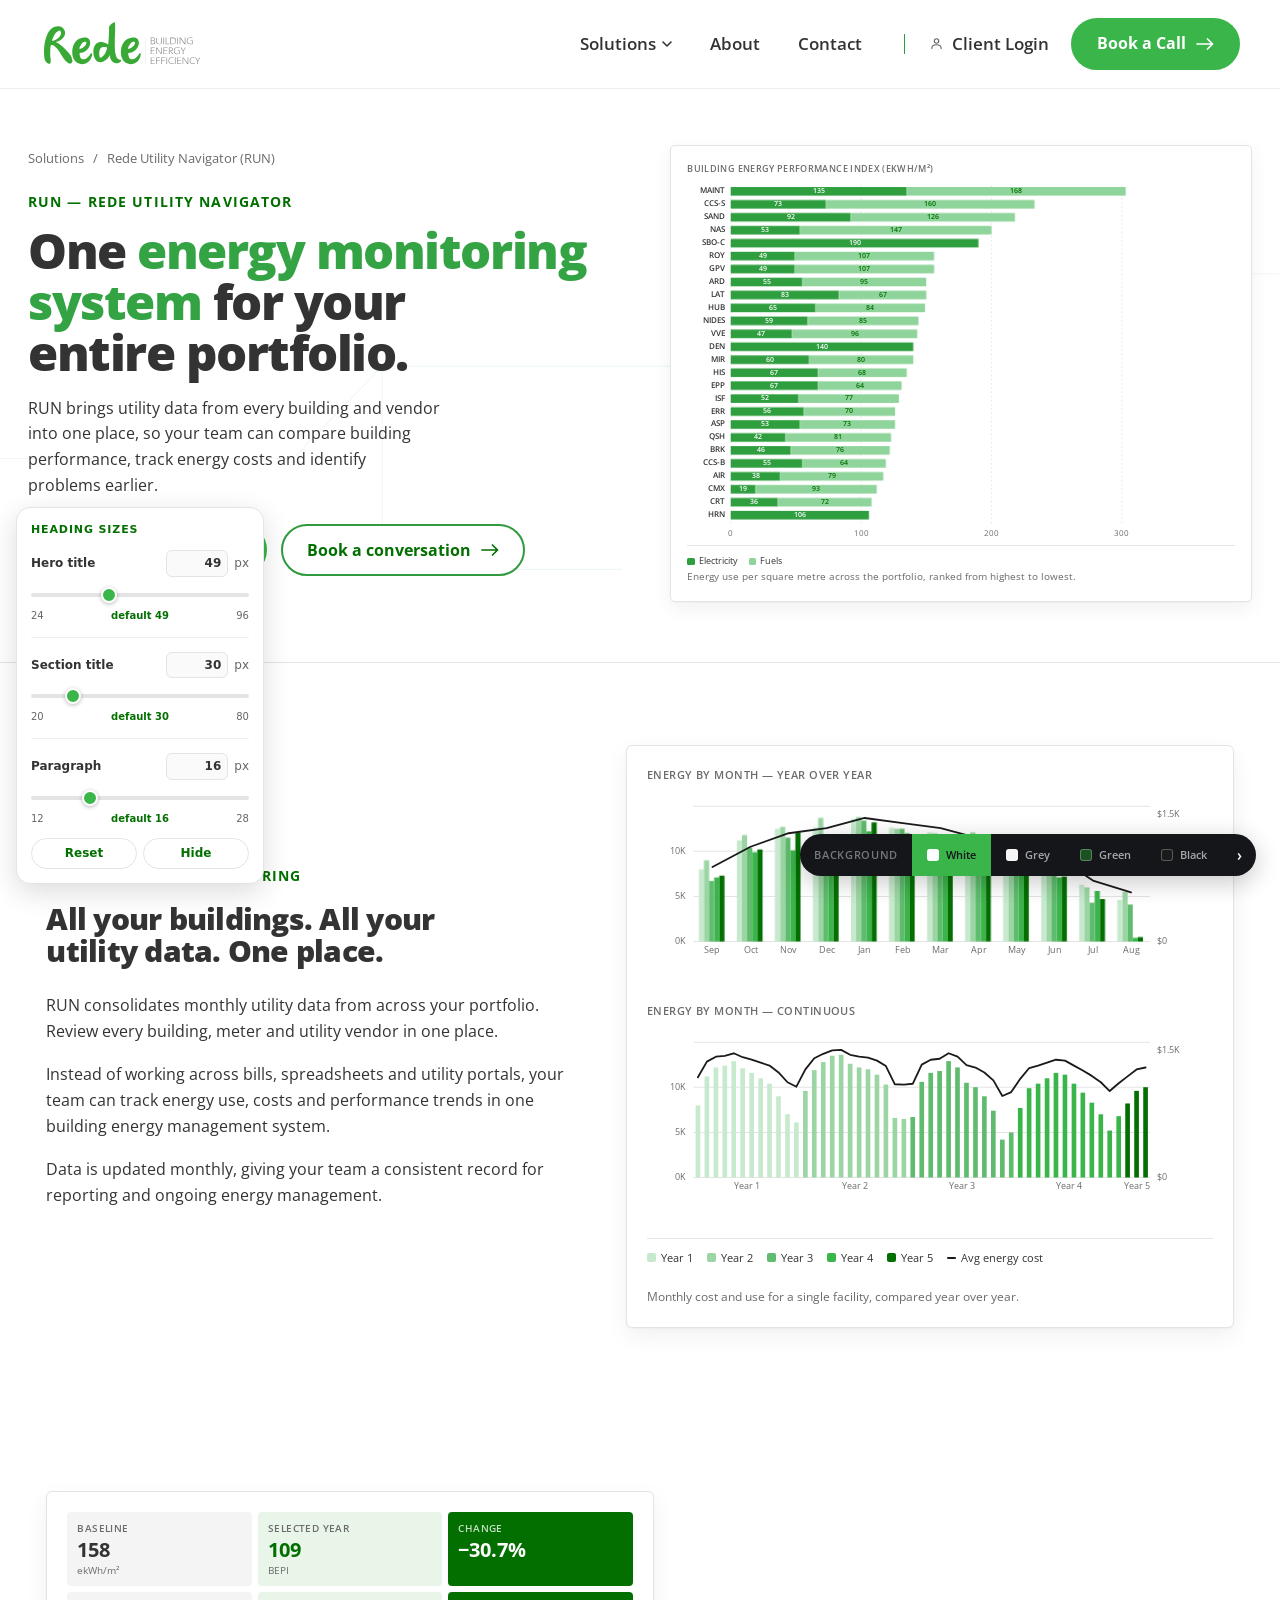
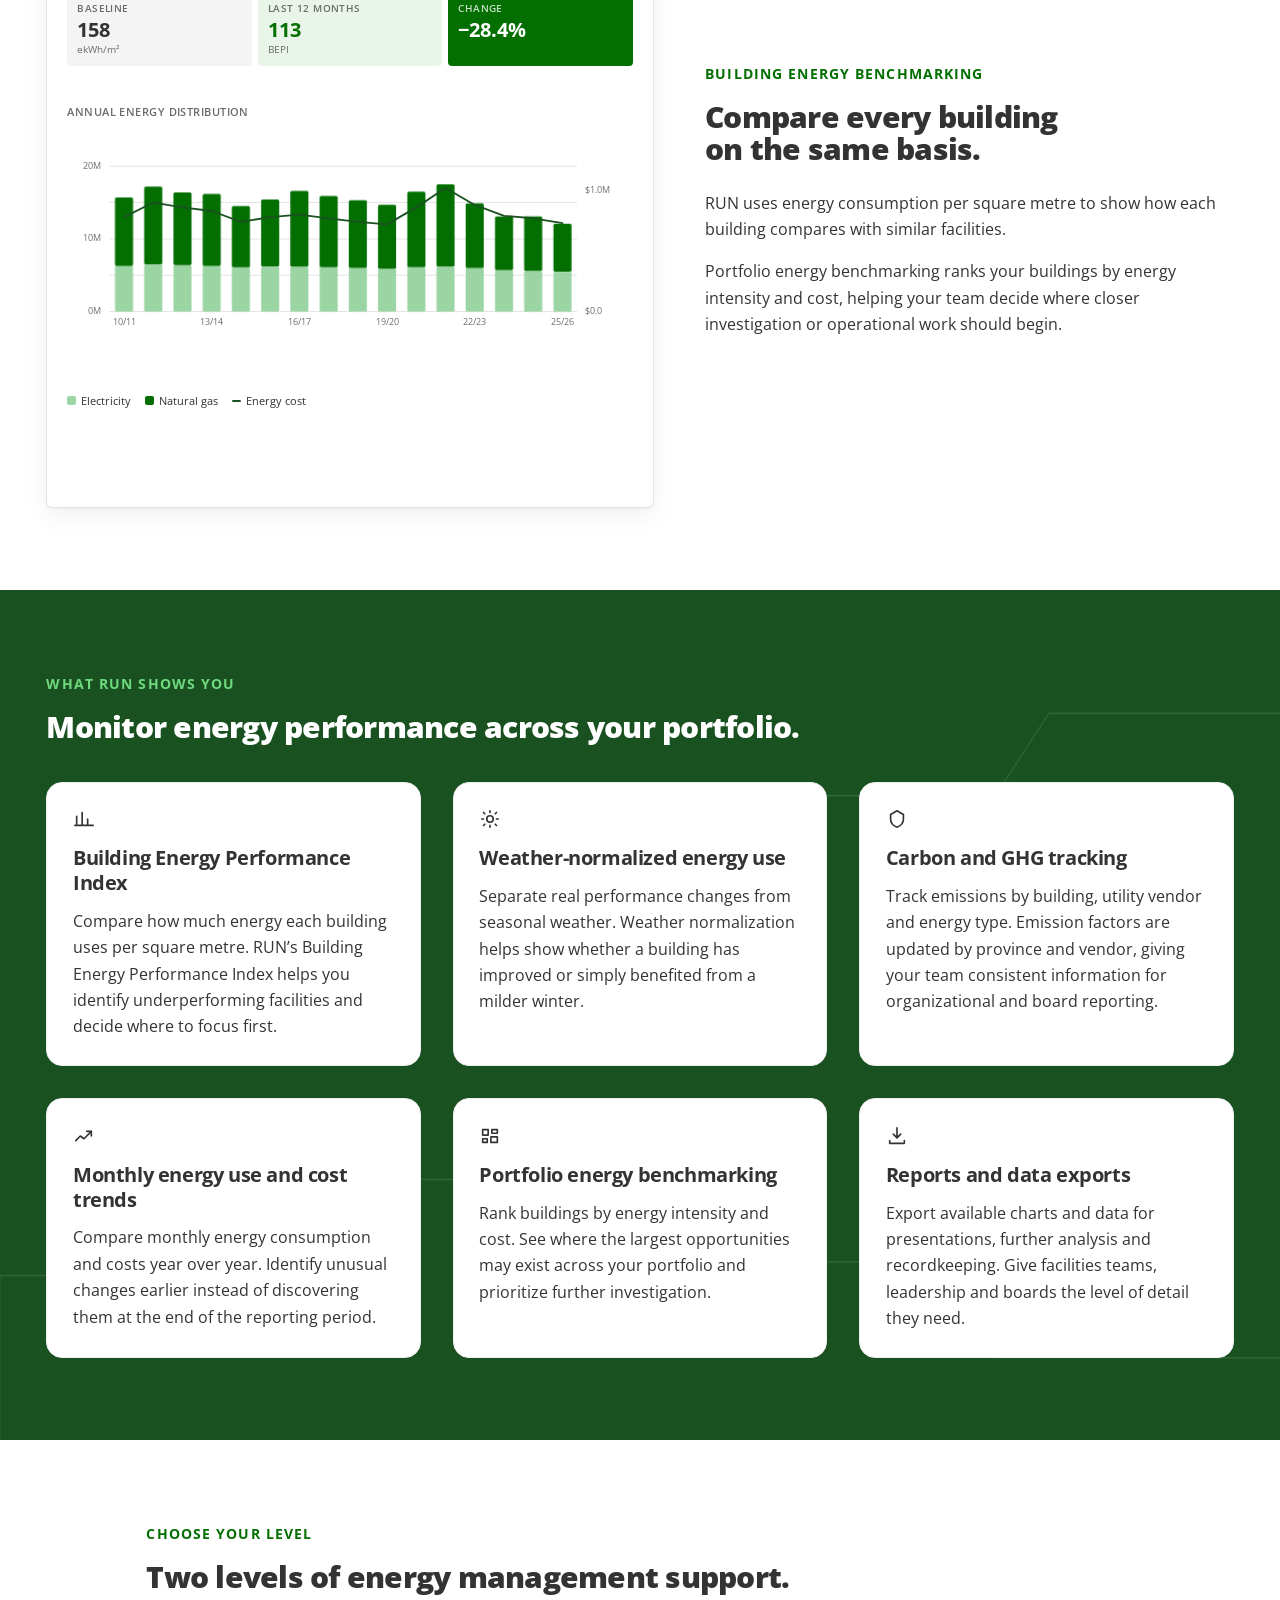
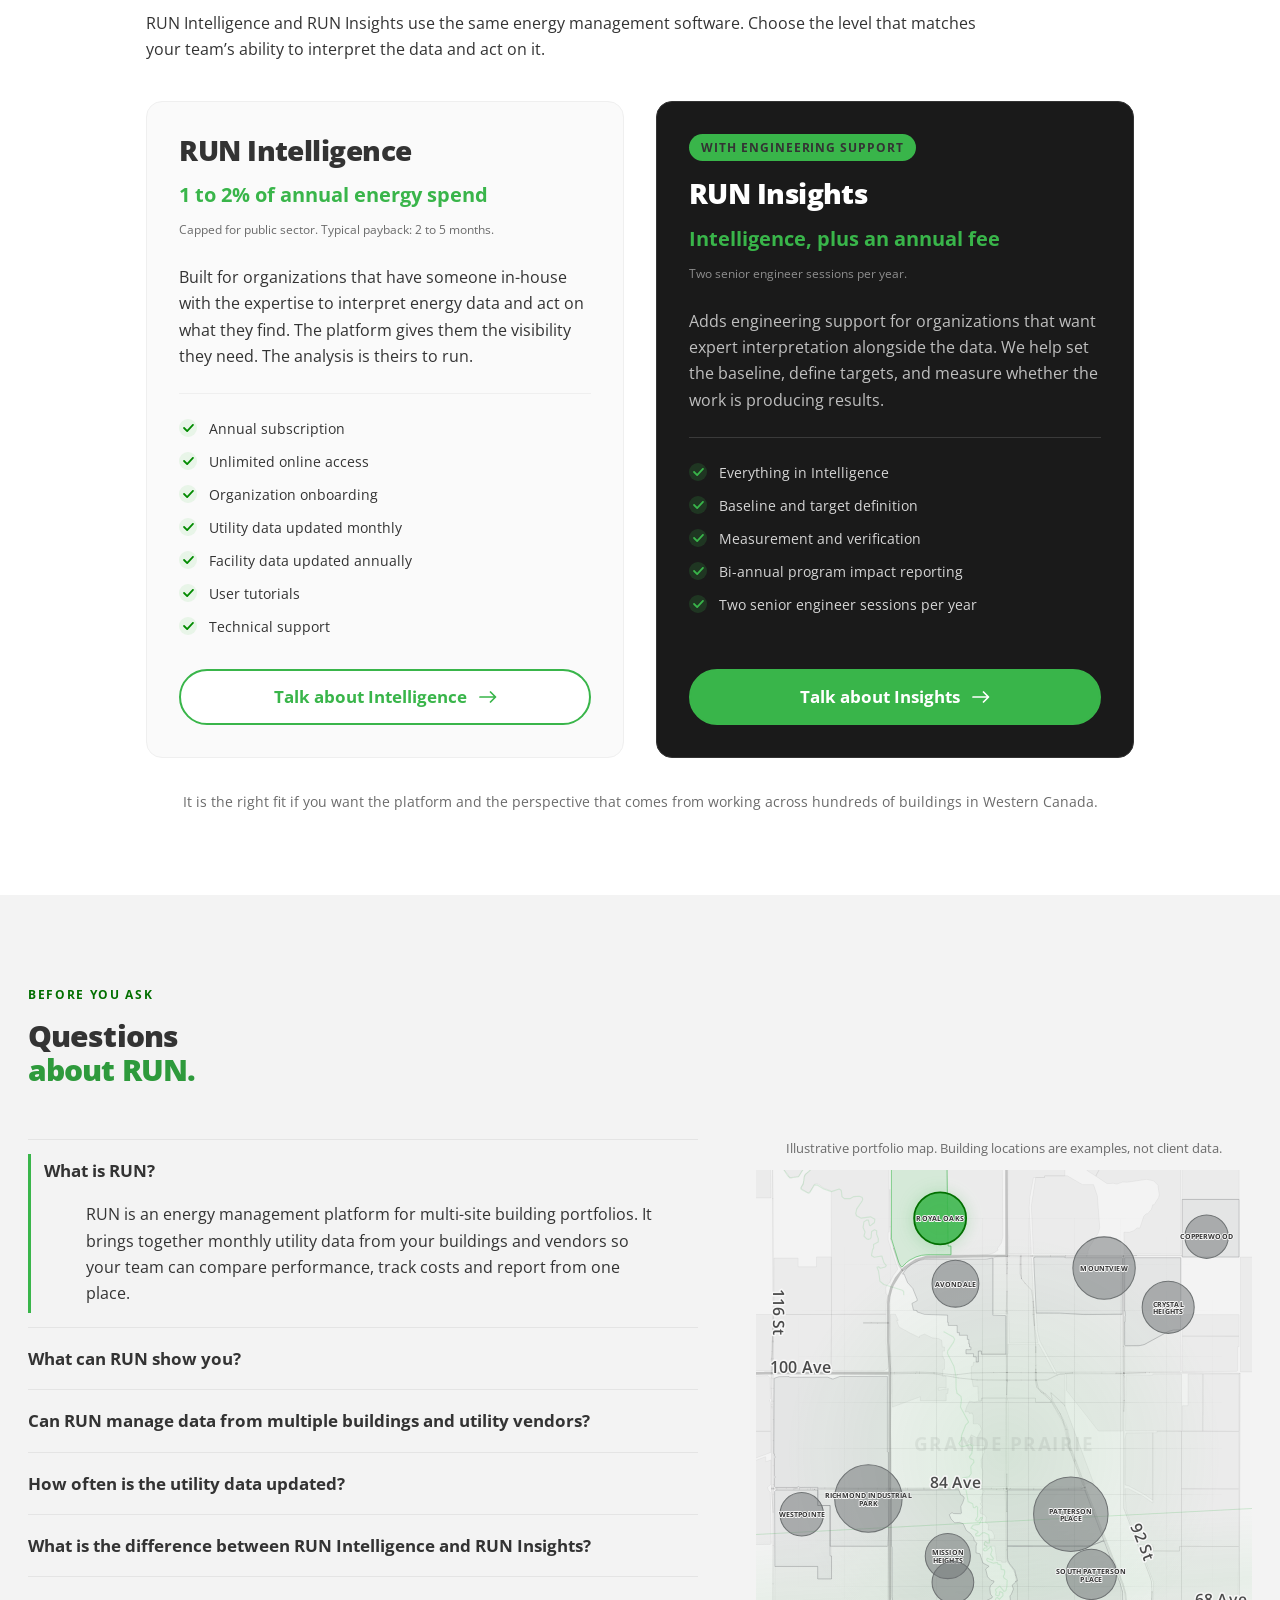
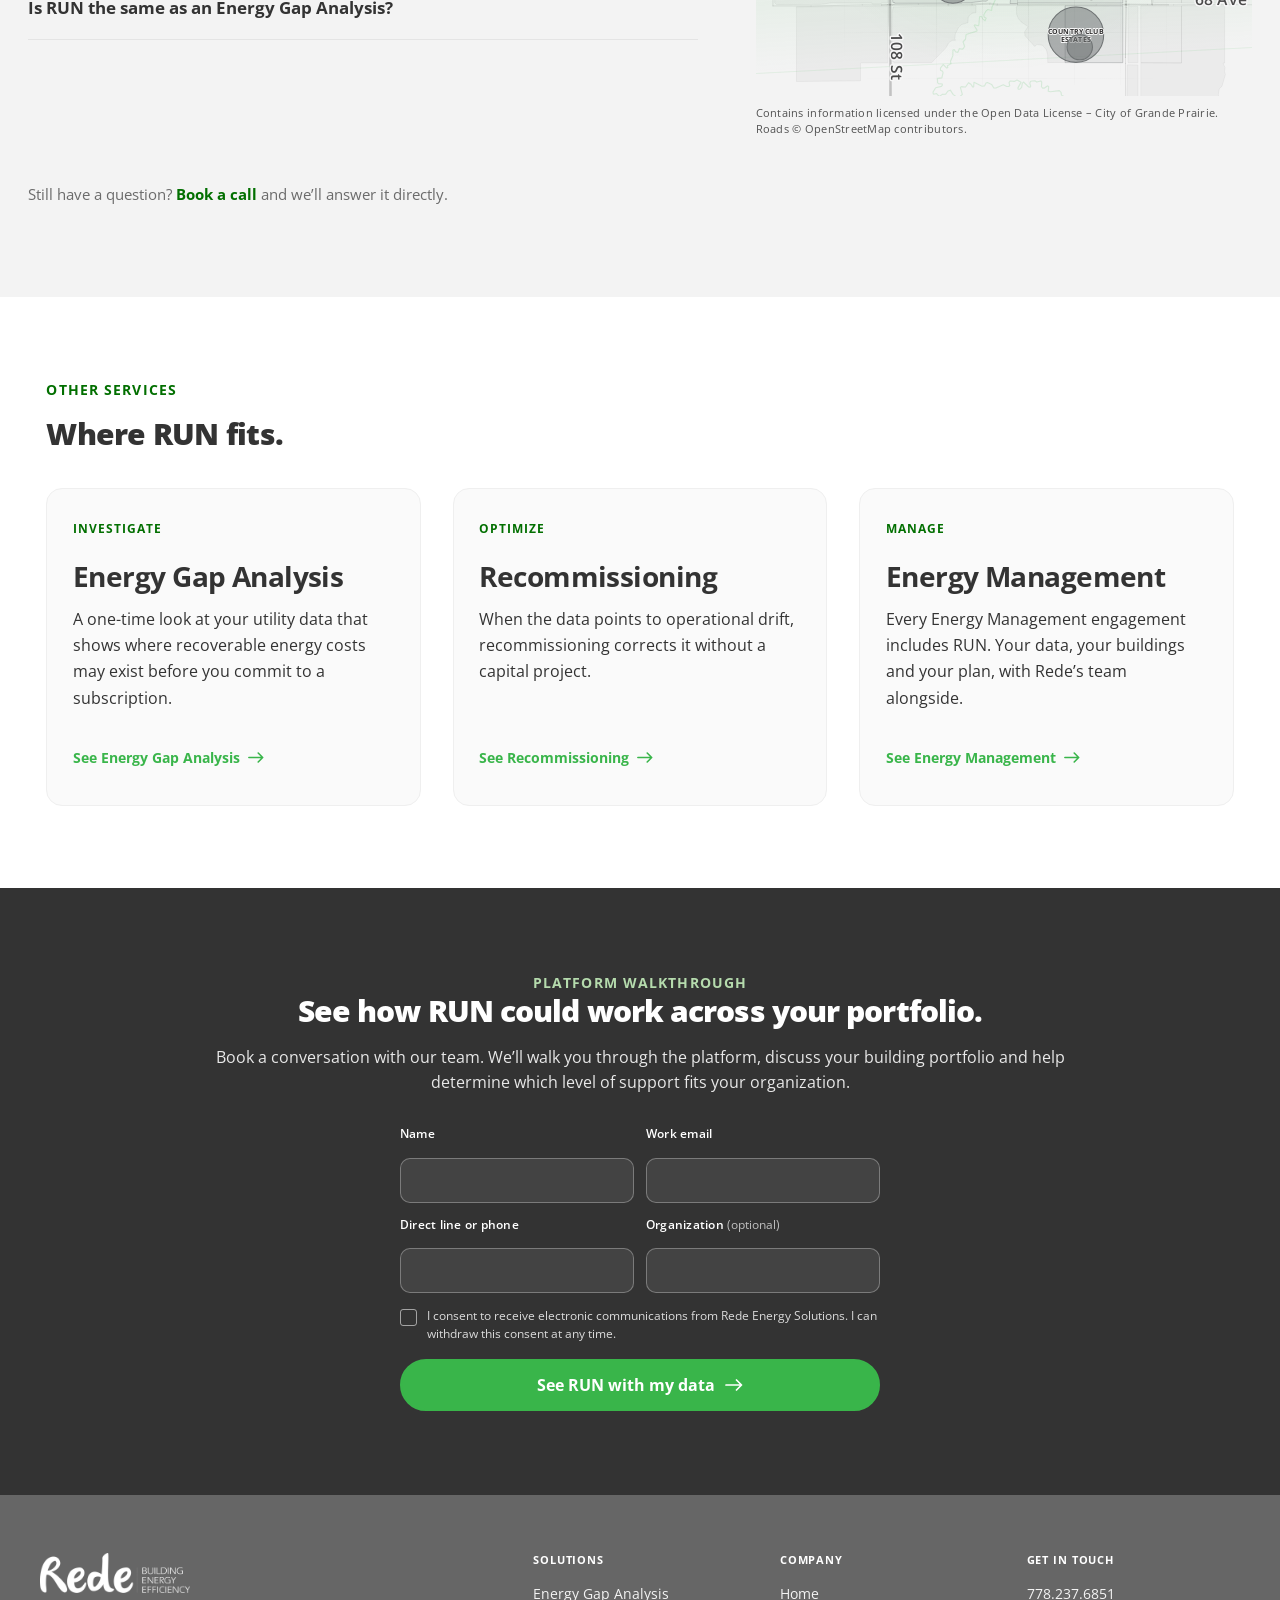
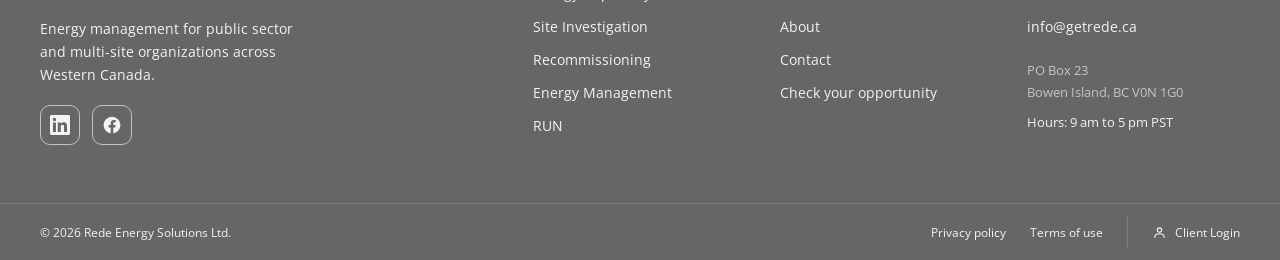
<file: run.html>
<!DOCTYPE html>
<html lang="en-CA">
<head>
<meta charset="UTF-8">
<meta name="viewport" content="width=device-width, initial-scale=1.0">
<title>Energy Management System for Building Portfolios | Rede Energy</title>
<meta name="description" content="RUN brings utility data from every building and vendor into one energy management system for benchmarking, cost tracking and portfolio reporting.">

<!-- Maqueta de trabajo interna. No debe indexarse. -->
<meta name="robots" content="noindex, nofollow">

<link rel="preconnect" href="https://fonts.googleapis.com">
<link rel="preconnect" href="https://fonts.gstatic.com" crossorigin>
<link href="https://fonts.googleapis.com/css2?family=Open+Sans:wght@400;600;700;800&display=swap" rel="stylesheet">

<link rel="stylesheet" href="css/tokens.css?v=202610231201">
<link rel="stylesheet" href="css/style.css?v=202610231201">
<link rel="stylesheet" href="css/d2.css?v=202610231201">
<link rel="stylesheet" href="css/d2-variantes.css?v=202610231201">
<!-- d2-ega.css: el hero usa la maqueta de Energy Gap Analysis y sus
     reglas viven ahi. Va ANTES de v1 para que las propias de esta
     pagina sigan mandando sobre las suyas. -->
<link rel="stylesheet" href="css/d2-ega.css?v=202610231201">
<link rel="stylesheet" href="css/v1.css?v=202610231201">
<!-- PRUEBA DE FONDO (16/9/2026) -- temporal, se retira al elegir -->
<link rel="stylesheet" href="css/prueba-fondos.css?v=202610231201">
<!-- Regulador de tamano de titulares: herramienta de trabajo -->
<link rel="stylesheet" href="css/ajuste-titulos.css?v=202610231201">
</head>
<body class="d2 run-page">

<header class="header" id="header">
  <div class="header__inner">

    <a href="index.html" class="header__logo" aria-label="Rede Energy Solutions, home">
      <img src="assets/Rede-logo.svg" alt="Rede, Building Energy Efficiency" width="360" height="108">
    </a>

    <nav class="nav" aria-label="Main">
      <ul class="nav__list">
        <li class="nav__item nav__item--has-drop">
          <button class="nav__link nav__toggle" aria-expanded="false" aria-controls="drop-solutions">
            Solutions
            <svg class="nav__caret" width="10" height="6" viewBox="0 0 10 6" aria-hidden="true">
              <path d="M1 1l4 4 4-4" fill="none" stroke="currentColor" stroke-width="1.6" stroke-linecap="round" stroke-linejoin="round"></path>
            </svg>
          </button>
          <div class="nav__drop" id="drop-solutions" hidden="">

            <ul class="nav__drop__lista">
              <li>
                <a href="energy-gap-analysis.html" data-mega-img="assets/img/banners/senal-1.jpg" data-mega-cif="9.5%" data-mega-txt="average historical cost reduction for schools.">
                  <span class="nav__drop__icono" aria-hidden="true">
                    <!-- Lupa sobre grafico: el diagnostico -->
                    <svg width="22" height="22" viewBox="0 0 24 24" fill="none">
                      <circle cx="10.5" cy="10.5" r="6.5" stroke="currentColor" stroke-width="1.8"></circle>
                      <path d="M15.5 15.5L21 21" stroke="currentColor" stroke-width="1.8" stroke-linecap="round"></path>
                      <path d="M8 11.5v2M10.5 8.5v5M13 10v3.5" stroke="currentColor" stroke-width="1.6" stroke-linecap="round"></path>
                    </svg>
                  </span>
                  <span>Energy Gap Analysis<small>Affordable one-time diagnostic</small></span>
                </a>
              </li>

              <li>
                <a href="run.html" data-mega-img="assets/img/banners/consumo-descendente.jpg" data-mega-cif="$2.94M" data-mega-txt="identified for one Western Canadian school district.">
                  <span class="nav__drop__icono" aria-hidden="true">
                    <!-- Panel de control: la plataforma -->
                    <svg width="22" height="22" viewBox="0 0 24 24" fill="none">
                      <rect x="3" y="4" width="18" height="16" rx="2" stroke="currentColor" stroke-width="1.8"></rect>
                      <path d="M3 9h18" stroke="currentColor" stroke-width="1.8"></path>
                      <path d="M7 13v3M11 12v4M15 14v2" stroke="currentColor" stroke-width="1.8" stroke-linecap="round"></path>
                    </svg>
                  </span>
                  <span>RUN<small>Utility management platform</small></span>
                </a>
              </li>

              <li>
                <a href="recommissioning.html" data-mega-img="assets/img/banners/esquema-mecanico.jpg" data-mega-cif="1.8 yrs" data-mega-txt="average simple payback across school projects.">
                  <span class="nav__drop__icono" aria-hidden="true">
                    <!-- Llave inglesa: el ajuste de la instalacion.
                         Un solo trazo cerrado: boca abierta arriba y mango en
                         diagonal. El anterior llevaba un fragmento suelto que
                         se leia como un trazo roto. -->
                    <svg width="22" height="22" viewBox="0 0 24 24" fill="none">
                      <path d="M15.6 3.4a5 5 0 00-4.9 8.3l-6.4 6.4a1.9 1.9 0 002.6 2.6l6.4-6.4a5 5 0 008.3-4.9l-3.1 3.1-3.4-.6-.6-3.4 3.1-3.1z" stroke="currentColor" stroke-width="1.7" stroke-linejoin="round"></path>
                    </svg>
                  </span>
                  <span>Recommissioning<small>Project-based service</small></span>
                </a>
              </li>

              <li>
                <a href="energy-management.html" data-mega-img="assets/img/banners/senal-3.jpg" data-mega-cif="2008" data-mega-txt="working with public sector portfolios since.">
                  <span class="nav__drop__icono" aria-hidden="true">
                    <!-- Ciclo continuo: el programa que no termina.
                         Puntas en V tangentes al arco. Las anteriores eran
                         escuadras y no se leian como flecha. -->
                    <svg width="22" height="22" viewBox="0 0 24 24" fill="none">
                      <path d="M20.5 12a8.5 8.5 0 01-14.6 5.9" stroke="currentColor" stroke-width="1.7" stroke-linecap="round"></path>
                      <path d="M3.5 12a8.5 8.5 0 0114.6-5.9" stroke="currentColor" stroke-width="1.7" stroke-linecap="round"></path>
                      <path d="M9.4 18.4L5.9 17.9l-.5 3.5" stroke="currentColor" stroke-width="1.7" stroke-linecap="round" stroke-linejoin="round"></path>
                      <path d="M14.6 5.6l3.5.5.5-3.5" stroke="currentColor" stroke-width="1.7" stroke-linecap="round" stroke-linejoin="round"></path>
                    </svg>
                  </span>
                  <span>Energy Management<small>Full-service program</small></span>
                </a>
              </li>
            </ul>

            <!-- El destacado: en la referencia es una imagen suelta. Aqui la
                 imagen va de fondo y encima el dato que Rede tiene que contar. -->
            <div class="nav__drop__destacado">
              <picture><source srcset="assets/img/banners/esquema-mecanico.webp" type="image/webp"><img src="assets/img/banners/esquema-mecanico.jpg" alt="" aria-hidden="true" decoding="async" data-mega-destino=""></picture>
              <p class="nav__drop__cifra" data-mega-cifra="">$2.94M</p>
              <p class="nav__drop__texto" data-mega-texto="">
                identified for one Western Canadian school district.
              </p>
              <a href="index.html#calculator" class="nav__drop__enlace">
                Check your opportunity
                <svg width="18" height="12" viewBox="0 0 18 12" aria-hidden="true">
                  <path d="M11.5 1L16.5 6L11.5 11M16 6H1" fill="none" stroke="currentColor" stroke-width="1.8" stroke-linecap="round" stroke-linejoin="round"></path>
                </svg>
              </a>
            </div>

          </div>
        </li>
        <li class="nav__item"><a class="nav__link" href="about.html">About</a></li>
        <li class="nav__item"><a class="nav__link" href="contact.html">Contact</a></li>
      </ul>
    </nav>

    <div class="header__actions">
      <a href="client-login.html" class="d2-btn d2-btn--linea header__login-btn">
        <svg width="15" height="15" viewBox="0 0 24 24" fill="none" aria-hidden="true">
          <circle cx="12" cy="8" r="3.5" stroke="currentColor" stroke-width="1.8"></circle>
          <path d="M4.5 20c0-3.6 3.4-6 7.5-6s7.5 2.4 7.5 6" stroke="currentColor" stroke-width="1.8" stroke-linecap="round"></path>
        </svg>
        Client Login
      </a>
      <a href="#contact" class="d2-btn d2-btn--solido">
        Book a Call
        <svg width="18" height="12" viewBox="0 0 18 12" aria-hidden="true">
          <path d="M11.5 1L16.5 6L11.5 11M16 6H1" fill="none" stroke="currentColor" stroke-width="1.7" stroke-linecap="round" stroke-linejoin="round"></path>
        </svg>
      </a>
    </div>

    <button class="burger" aria-label="Open menu" aria-expanded="false" aria-controls="mobile-menu">
      <span></span><span></span><span></span>
    </button>
  </div>

    <!-- El velo: atenua la pagina y es la zona de cierre al tocar fuera. -->
  <div class="menu-velo" id="menu-velo" hidden=""></div>

  <div class="mobile-menu" id="mobile-menu" hidden=""><div class="mobile-menu__cabecera"><a href="index.html" class="mobile-menu__logo" aria-label="Rede Energy Solutions, home">
      <img src="assets/Rede-logo.svg" alt="Rede, Building Energy Efficiency" width="360" height="108">
    </a><button type="button" class="mobile-menu__cerrar" aria-label="Close menu"><svg width="20" height="20" viewBox="0 0 24 24" fill="none" aria-hidden="true"><path d="M5 5l14 14M19 5L5 19" stroke="currentColor" stroke-width="1.9" stroke-linecap="round"></path></svg></button></div>

    <!-- El panel tapa el header entero, asi que la marca se repite aqui: sin
         ella el menu abierto no dice de quien es. -->
    

    <nav aria-label="Mobile">

      <p class="mobile-menu__rotulo">Solutions</p>
      <div class="mobile-menu__sub">
        <a href="energy-gap-analysis.html">
          <span class="mobile-menu__icono" aria-hidden="true">
            <svg width="22" height="22" viewBox="0 0 24 24" fill="none">
              <circle cx="10.5" cy="10.5" r="6.5" stroke="currentColor" stroke-width="1.8"></circle>
              <path d="M15.5 15.5L21 21" stroke="currentColor" stroke-width="1.8" stroke-linecap="round"></path>
              <path d="M8 11.5v2M10.5 8.5v5M13 10v3.5" stroke="currentColor" stroke-width="1.6" stroke-linecap="round"></path>
              </svg>
          </span>
          <span>Energy Gap Analysis<small>Affordable one-time diagnostic</small></span>
        </a>
        <a href="run.html">
          <span class="mobile-menu__icono" aria-hidden="true">
            <svg width="22" height="22" viewBox="0 0 24 24" fill="none">
              <rect x="3" y="4" width="18" height="16" rx="2" stroke="currentColor" stroke-width="1.8"></rect>
              <path d="M3 9h18" stroke="currentColor" stroke-width="1.8"></path>
              <path d="M7 13v3M11 12v4M15 14v2" stroke="currentColor" stroke-width="1.8" stroke-linecap="round"></path>
              </svg>
          </span>
          <span>RUN<small>Utility management platform</small></span>
        </a>
        <a href="recommissioning.html">
          <span class="mobile-menu__icono" aria-hidden="true">
            <svg width="22" height="22" viewBox="0 0 24 24" fill="none">
              <path d="M15.6 3.4a5 5 0 00-4.9 8.3l-6.4 6.4a1.9 1.9 0 002.6 2.6l6.4-6.4a5 5 0 008.3-4.9l-3.1 3.1-3.4-.6-.6-3.4 3.1-3.1z" stroke="currentColor" stroke-width="1.7" stroke-linejoin="round"></path>
              </svg>
          </span>
          <span>Recommissioning<small>Project-based service</small></span>
        </a>
        <a href="energy-management.html">
          <span class="mobile-menu__icono" aria-hidden="true">
            <svg width="22" height="22" viewBox="0 0 24 24" fill="none">
              <path d="M20.5 12a8.5 8.5 0 01-14.6 5.9" stroke="currentColor" stroke-width="1.7" stroke-linecap="round"></path>
              <path d="M3.5 12a8.5 8.5 0 0114.6-5.9" stroke="currentColor" stroke-width="1.7" stroke-linecap="round"></path>
              <path d="M9.4 18.4L5.9 17.9l-.5 3.5" stroke="currentColor" stroke-width="1.7" stroke-linecap="round" stroke-linejoin="round"></path>
              <path d="M14.6 5.6l3.5.5.5-3.5" stroke="currentColor" stroke-width="1.7" stroke-linecap="round" stroke-linejoin="round"></path>
              </svg>
          </span>
          <span>Energy Management<small>Full-service program</small></span>
        </a>
      </div>

      <a href="about.html" class="mobile-menu__raiz">About</a>
      <a href="contact.html" class="mobile-menu__raiz">Contact</a>
      <a href="client-login.html" class="mobile-menu__raiz">Client Login</a>
    </nav>

    <a href="#contact" class="btn btn--primary btn--block">Book a Call</a>
  </div>
</header>




<!-- ==========================================================================
     HERO
     ========================================================================== -->
<!-- ==========================================================================
     EL HERO DE RUN

     Misma maqueta que Energy Gap Analysis: dos columnas, migas, eyebrow,
     titular con acento, lead y dos botones. Lo que cambia es el copy y la
     ilustracion.

     EL COPY ES EL OFICIAL, del documento del cliente:

       Section Label  RUN - Rede Utility Navigator
       Headline       Your utility data, organized and interpreted for the
                      first time.

     El lead viene de la referencia que paso el usuario, que es mas
     concreta que la del documento: nombra lo que el equipo PUEDE HACER
     --comparar, seguir costes, detectar antes-- en vez de describir el
     problema.

     DOS IMAGENES, ESCRITORIO Y MOVIL

     <picture> con un <source> para pantallas anchas. El <img> lleva la
     version de movil, que es la que sirve de respaldo: si el navegador no
     entiende <picture> --o si el source falla-- carga la ligera, no la
     pesada.

     Ojo con el orden: el navegador se queda con el PRIMER source que
     encaje, asi que el de escritorio va antes. Cambiar solo el src del
     <img> no sirve de nada si hay un source por encima. -->
<section class="d2-ega-hero run-hero d2-entra" data-comp-rol="hero" aria-labelledby="run-hero-t">
  <!-- El trazado de fondo: mismo lenguaje que el de Reviews en el home
       --recorridos ortogonales que quiebran en diagonal, con nodos
       calados en los cruces-- pero con un recorrido propio en cada
       pagina, para que las cuatro no se vean iguales.
  
       Va al fondo con z-index -1 y aria-hidden: es textura, no
       contenido, y no debe anunciarse ni recibir foco. -->
  <svg class="d2-ega-hero__lineas" viewBox="0 0 1440 620"
  preserveAspectRatio="none" aria-hidden="true">
  <path d="M1440 200H1120L1020 300H760M1020 300V90M760 300H430L330 400H0M430 300V520H700"/>
  <circle cx="1020" cy="300" r="6"/>
  <circle cx="760" cy="300" r="6"/>
  <circle cx="430" cy="300" r="6"/>
  </svg>

  <div class="d2-ega-hero__inner">

    <div class="d2-ega-hero__copy">
      <nav class="d2-ega-hero__migas" aria-label="Breadcrumb">
        <a href="index.html#solutions">Solutions</a>
        <span aria-hidden="true">/</span>
        <span aria-current="page">Rede Utility Navigator (RUN)</span>
      </nav>

      <p class="eyebrow">RUN &mdash; Rede Utility Navigator</p>

      <h1 class="d2-ega-hero__titulo" id="run-hero-t">
        <!-- 22/10/2026 (feedback de Erica, punto 3.5). En su revision:
             "energy ~~management~~ MONITORING system for your entire
             ~~building~~ portfolio" --tachados en negro, la palabra nueva
             en rojo--.

             "Monitoring" describe mejor lo que hace RUN, y sin "building"
             el titular pierde una palabra, que es lo que ella pide en la
             linea de arriba: "headlines seem too large, and possibly too
             long". -->
        One <span>energy monitoring system</span> for your entire portfolio.
      </h1>

      <p class="d2-ega-hero__lead">
        RUN brings utility data from every building and vendor into one place, so
        your team can compare building performance, track energy costs and identify
        problems earlier.
      </p>

      <div class="d2-ega-hero__acciones">
        <a class="d2-btn d2-btn--solido" href="#plataforma">
          See how RUN works
          <svg width="18" height="12" viewBox="0 0 18 12" aria-hidden="true"><path d="M11.5 1L16.5 6L11.5 11M16 6H1" fill="none" stroke="currentColor" stroke-width="1.7" stroke-linecap="round" stroke-linejoin="round"/></svg>
        </a>
        <a class="d2-btn d2-btn--linea" href="contact.html">
          Book a conversation
          <svg width="18" height="12" viewBox="0 0 18 12" aria-hidden="true"><path d="M11.5 1L16.5 6L11.5 11M16 6H1" fill="none" stroke="currentColor" stroke-width="1.7" stroke-linecap="round" stroke-linejoin="round"/></svg>
        </a>
      </div>
    </div>

    <div class="d2-ega-hero__arte">
      <!-- EL PANEL DE RUN, EN VIVO Y NO COMO CAPTURA (15/9/2026)

           Sustituye a la captura de pantalla que habia aqui. Mismos datos
           --los que paso el cliente-- pero dibujados con SVG y CSS:

             - se leen a cualquier tamano, sin los 4px de texto que tenia
               la captura al entrar en el hueco del hero;
             - pesan 7 KB en vez de los 85 + 34 de las dos versiones;
             - las cifras son texto de verdad, asi que un lector de
               pantalla las anuncia y se pueden buscar en la pagina.

           QUE SE QUITO DE LA CAPTURA, A PROPOSITO

             nombre del cliente  "School District No. 71 (Comox Valley)"
                                 no aparece: el panel ilustra el producto,
                                 no senala a quien lo usa.
             el mapa             no aporta nada a este tamano: era una
                                 mancha gris con puntos ilegibles.

           LOS SEIS DATOS son los dos bloques de tres de la captura:
           baseline, ano seleccionado y variacion, en sus dos lecturas
           --ano escolar y ultimos doce meses--. Cada uno con su color: el
           baseline en gris, los actuales en verde claro y las dos
           variaciones en verde pleno, que es donde esta la noticia. -->
      <figure class="run-panel run-panel--bepi">

          <figure class="rp-panel__gr">
            <figcaption class="rp-panel__titulo">Building Energy Performance Index (ekWh/m&sup2;)</figcaption>
            <svg class="rp-bepi" viewBox="0 0 560 432" role="img" aria-labelledby="rp-bepi-t rp-bepi-d">
              <title id="rp-bepi-t">Building Energy Performance Index</title>
              <desc id="rp-bepi-d">Horizontal bar chart ranking twenty-six buildings by energy use per square metre, split between electricity and fuels. The range runs from about 300 down to 105 ekWh per square metre.</desc>
              <g class="rp-bepi__rejilla">
              <line x1="52.0" y1="4" x2="52.0" y2="406.4"/>
              <line x1="207.0" y1="4" x2="207.0" y2="406.4"/>
              <line x1="362.0" y1="4" x2="362.0" y2="406.4"/>
              <line x1="517.0" y1="4" x2="517.0" y2="406.4"/>
              </g>
              <g class="rp-bepi__barras">
              <text class="rp-bepi__eti" x="45" y="11.1" text-anchor="end" dominant-baseline="middle">MAINT</text>
              <rect class="rp-bepi__elec" x="52" y="6.0" width="209.2" height="10.2" style="--i:0"><title>MAINT: 135 ekWh/m2 electricity</title></rect>
              <text class="rp-bepi__val" x="156.6" y="11.1" text-anchor="middle" dominant-baseline="middle">135</text>
              <rect class="rp-bepi__fuel" x="261.2" y="6.0" width="260.4" height="10.2" style="--i:0"><title>MAINT: 168 ekWh/m2 fuels</title></rect>
              <text class="rp-bepi__val rp-bepi__val--osc" x="391.5" y="11.1" text-anchor="middle" dominant-baseline="middle">168</text>
              <text class="rp-bepi__eti" x="45" y="26.5" text-anchor="end" dominant-baseline="middle">CCS-S</text>
              <rect class="rp-bepi__elec" x="52" y="21.4" width="113.1" height="10.2" style="--i:1"><title>CCS-S: 73 ekWh/m2 electricity</title></rect>
              <text class="rp-bepi__val" x="108.6" y="26.5" text-anchor="middle" dominant-baseline="middle">73</text>
              <rect class="rp-bepi__fuel" x="165.1" y="21.4" width="248.0" height="10.2" style="--i:1"><title>CCS-S: 160 ekWh/m2 fuels</title></rect>
              <text class="rp-bepi__val rp-bepi__val--osc" x="289.1" y="26.5" text-anchor="middle" dominant-baseline="middle">160</text>
              <text class="rp-bepi__eti" x="45" y="41.9" text-anchor="end" dominant-baseline="middle">SAND</text>
              <rect class="rp-bepi__elec" x="52" y="36.8" width="142.6" height="10.2" style="--i:2"><title>SAND: 92 ekWh/m2 electricity</title></rect>
              <text class="rp-bepi__val" x="123.3" y="41.9" text-anchor="middle" dominant-baseline="middle">92</text>
              <rect class="rp-bepi__fuel" x="194.6" y="36.8" width="195.3" height="10.2" style="--i:2"><title>SAND: 126 ekWh/m2 fuels</title></rect>
              <text class="rp-bepi__val rp-bepi__val--osc" x="292.2" y="41.9" text-anchor="middle" dominant-baseline="middle">126</text>
              <text class="rp-bepi__eti" x="45" y="57.3" text-anchor="end" dominant-baseline="middle">NAS</text>
              <rect class="rp-bepi__elec" x="52" y="52.2" width="82.1" height="10.2" style="--i:3"><title>NAS: 53 ekWh/m2 electricity</title></rect>
              <text class="rp-bepi__val" x="93.1" y="57.3" text-anchor="middle" dominant-baseline="middle">53</text>
              <rect class="rp-bepi__fuel" x="134.1" y="52.2" width="227.9" height="10.2" style="--i:3"><title>NAS: 147 ekWh/m2 fuels</title></rect>
              <text class="rp-bepi__val rp-bepi__val--osc" x="248.1" y="57.3" text-anchor="middle" dominant-baseline="middle">147</text>
              <text class="rp-bepi__eti" x="45" y="72.7" text-anchor="end" dominant-baseline="middle">SBO-C</text>
              <rect class="rp-bepi__elec" x="52" y="67.6" width="294.5" height="10.2" style="--i:4"><title>SBO-C: 190 ekWh/m2 electricity</title></rect>
              <text class="rp-bepi__val" x="199.2" y="72.7" text-anchor="middle" dominant-baseline="middle">190</text>
              <text class="rp-bepi__eti" x="45" y="88.1" text-anchor="end" dominant-baseline="middle">ROY</text>
              <rect class="rp-bepi__elec" x="52" y="83.0" width="76.0" height="10.2" style="--i:5"><title>ROY: 49 ekWh/m2 electricity</title></rect>
              <text class="rp-bepi__val" x="90.0" y="88.1" text-anchor="middle" dominant-baseline="middle">49</text>
              <rect class="rp-bepi__fuel" x="128.0" y="83.0" width="165.8" height="10.2" style="--i:5"><title>ROY: 107 ekWh/m2 fuels</title></rect>
              <text class="rp-bepi__val rp-bepi__val--osc" x="210.9" y="88.1" text-anchor="middle" dominant-baseline="middle">107</text>
              <text class="rp-bepi__eti" x="45" y="103.5" text-anchor="end" dominant-baseline="middle">GPV</text>
              <rect class="rp-bepi__elec" x="52" y="98.4" width="76.0" height="10.2" style="--i:6"><title>GPV: 49 ekWh/m2 electricity</title></rect>
              <text class="rp-bepi__val" x="90.0" y="103.5" text-anchor="middle" dominant-baseline="middle">49</text>
              <rect class="rp-bepi__fuel" x="128.0" y="98.4" width="165.8" height="10.2" style="--i:6"><title>GPV: 107 ekWh/m2 fuels</title></rect>
              <text class="rp-bepi__val rp-bepi__val--osc" x="210.9" y="103.5" text-anchor="middle" dominant-baseline="middle">107</text>
              <text class="rp-bepi__eti" x="45" y="118.9" text-anchor="end" dominant-baseline="middle">ARD</text>
              <rect class="rp-bepi__elec" x="52" y="113.8" width="85.2" height="10.2" style="--i:7"><title>ARD: 55 ekWh/m2 electricity</title></rect>
              <text class="rp-bepi__val" x="94.6" y="118.9" text-anchor="middle" dominant-baseline="middle">55</text>
              <rect class="rp-bepi__fuel" x="137.2" y="113.8" width="147.2" height="10.2" style="--i:7"><title>ARD: 95 ekWh/m2 fuels</title></rect>
              <text class="rp-bepi__val rp-bepi__val--osc" x="210.9" y="118.9" text-anchor="middle" dominant-baseline="middle">95</text>
              <text class="rp-bepi__eti" x="45" y="134.3" text-anchor="end" dominant-baseline="middle">LAT</text>
              <rect class="rp-bepi__elec" x="52" y="129.2" width="128.7" height="10.2" style="--i:8"><title>LAT: 83 ekWh/m2 electricity</title></rect>
              <text class="rp-bepi__val" x="116.3" y="134.3" text-anchor="middle" dominant-baseline="middle">83</text>
              <rect class="rp-bepi__fuel" x="180.7" y="129.2" width="103.8" height="10.2" style="--i:8"><title>LAT: 67 ekWh/m2 fuels</title></rect>
              <text class="rp-bepi__val rp-bepi__val--osc" x="232.6" y="134.3" text-anchor="middle" dominant-baseline="middle">67</text>
              <text class="rp-bepi__eti" x="45" y="149.7" text-anchor="end" dominant-baseline="middle">HUB</text>
              <rect class="rp-bepi__elec" x="52" y="144.6" width="100.8" height="10.2" style="--i:9"><title>HUB: 65 ekWh/m2 electricity</title></rect>
              <text class="rp-bepi__val" x="102.4" y="149.7" text-anchor="middle" dominant-baseline="middle">65</text>
              <rect class="rp-bepi__fuel" x="152.8" y="144.6" width="130.2" height="10.2" style="--i:9"><title>HUB: 84 ekWh/m2 fuels</title></rect>
              <text class="rp-bepi__val rp-bepi__val--osc" x="217.9" y="149.7" text-anchor="middle" dominant-baseline="middle">84</text>
              <text class="rp-bepi__eti" x="45" y="165.1" text-anchor="end" dominant-baseline="middle">NIDES</text>
              <rect class="rp-bepi__elec" x="52" y="160.0" width="91.4" height="10.2" style="--i:10"><title>NIDES: 59 ekWh/m2 electricity</title></rect>
              <text class="rp-bepi__val" x="97.7" y="165.1" text-anchor="middle" dominant-baseline="middle">59</text>
              <rect class="rp-bepi__fuel" x="143.4" y="160.0" width="131.8" height="10.2" style="--i:10"><title>NIDES: 85 ekWh/m2 fuels</title></rect>
              <text class="rp-bepi__val rp-bepi__val--osc" x="209.3" y="165.1" text-anchor="middle" dominant-baseline="middle">85</text>
              <text class="rp-bepi__eti" x="45" y="180.5" text-anchor="end" dominant-baseline="middle">VVE</text>
              <rect class="rp-bepi__elec" x="52" y="175.4" width="72.9" height="10.2" style="--i:11"><title>VVE: 47 ekWh/m2 electricity</title></rect>
              <text class="rp-bepi__val" x="88.4" y="180.5" text-anchor="middle" dominant-baseline="middle">47</text>
              <rect class="rp-bepi__fuel" x="124.9" y="175.4" width="148.8" height="10.2" style="--i:11"><title>VVE: 96 ekWh/m2 fuels</title></rect>
              <text class="rp-bepi__val rp-bepi__val--osc" x="199.2" y="180.5" text-anchor="middle" dominant-baseline="middle">96</text>
              <text class="rp-bepi__eti" x="45" y="195.9" text-anchor="end" dominant-baseline="middle">DEN</text>
              <rect class="rp-bepi__elec" x="52" y="190.8" width="217.0" height="10.2" style="--i:12"><title>DEN: 140 ekWh/m2 electricity</title></rect>
              <text class="rp-bepi__val" x="160.5" y="195.9" text-anchor="middle" dominant-baseline="middle">140</text>
              <text class="rp-bepi__eti" x="45" y="211.3" text-anchor="end" dominant-baseline="middle">MIR</text>
              <rect class="rp-bepi__elec" x="52" y="206.2" width="93.0" height="10.2" style="--i:13"><title>MIR: 60 ekWh/m2 electricity</title></rect>
              <text class="rp-bepi__val" x="98.5" y="211.3" text-anchor="middle" dominant-baseline="middle">60</text>
              <rect class="rp-bepi__fuel" x="145.0" y="206.2" width="124.0" height="10.2" style="--i:13"><title>MIR: 80 ekWh/m2 fuels</title></rect>
              <text class="rp-bepi__val rp-bepi__val--osc" x="207.0" y="211.3" text-anchor="middle" dominant-baseline="middle">80</text>
              <text class="rp-bepi__eti" x="45" y="226.7" text-anchor="end" dominant-baseline="middle">HIS</text>
              <rect class="rp-bepi__elec" x="52" y="221.6" width="103.9" height="10.2" style="--i:14"><title>HIS: 67 ekWh/m2 electricity</title></rect>
              <text class="rp-bepi__val" x="103.9" y="226.7" text-anchor="middle" dominant-baseline="middle">67</text>
              <rect class="rp-bepi__fuel" x="155.9" y="221.6" width="105.4" height="10.2" style="--i:14"><title>HIS: 68 ekWh/m2 fuels</title></rect>
              <text class="rp-bepi__val rp-bepi__val--osc" x="208.6" y="226.7" text-anchor="middle" dominant-baseline="middle">68</text>
              <text class="rp-bepi__eti" x="45" y="242.1" text-anchor="end" dominant-baseline="middle">EPP</text>
              <rect class="rp-bepi__elec" x="52" y="237.0" width="103.9" height="10.2" style="--i:15"><title>EPP: 67 ekWh/m2 electricity</title></rect>
              <text class="rp-bepi__val" x="103.9" y="242.1" text-anchor="middle" dominant-baseline="middle">67</text>
              <rect class="rp-bepi__fuel" x="155.9" y="237.0" width="99.2" height="10.2" style="--i:15"><title>EPP: 64 ekWh/m2 fuels</title></rect>
              <text class="rp-bepi__val rp-bepi__val--osc" x="205.4" y="242.1" text-anchor="middle" dominant-baseline="middle">64</text>
              <text class="rp-bepi__eti" x="45" y="257.5" text-anchor="end" dominant-baseline="middle">ISF</text>
              <rect class="rp-bepi__elec" x="52" y="252.4" width="80.6" height="10.2" style="--i:16"><title>ISF: 52 ekWh/m2 electricity</title></rect>
              <text class="rp-bepi__val" x="92.3" y="257.5" text-anchor="middle" dominant-baseline="middle">52</text>
              <rect class="rp-bepi__fuel" x="132.6" y="252.4" width="119.3" height="10.2" style="--i:16"><title>ISF: 77 ekWh/m2 fuels</title></rect>
              <text class="rp-bepi__val rp-bepi__val--osc" x="192.3" y="257.5" text-anchor="middle" dominant-baseline="middle">77</text>
              <text class="rp-bepi__eti" x="45" y="272.9" text-anchor="end" dominant-baseline="middle">ERR</text>
              <rect class="rp-bepi__elec" x="52" y="267.8" width="86.8" height="10.2" style="--i:17"><title>ERR: 56 ekWh/m2 electricity</title></rect>
              <text class="rp-bepi__val" x="95.4" y="272.9" text-anchor="middle" dominant-baseline="middle">56</text>
              <rect class="rp-bepi__fuel" x="138.8" y="267.8" width="108.5" height="10.2" style="--i:17"><title>ERR: 70 ekWh/m2 fuels</title></rect>
              <text class="rp-bepi__val rp-bepi__val--osc" x="193.1" y="272.9" text-anchor="middle" dominant-baseline="middle">70</text>
              <text class="rp-bepi__eti" x="45" y="288.3" text-anchor="end" dominant-baseline="middle">ASP</text>
              <rect class="rp-bepi__elec" x="52" y="283.2" width="82.1" height="10.2" style="--i:18"><title>ASP: 53 ekWh/m2 electricity</title></rect>
              <text class="rp-bepi__val" x="93.1" y="288.3" text-anchor="middle" dominant-baseline="middle">53</text>
              <rect class="rp-bepi__fuel" x="134.1" y="283.2" width="113.2" height="10.2" style="--i:18"><title>ASP: 73 ekWh/m2 fuels</title></rect>
              <text class="rp-bepi__val rp-bepi__val--osc" x="190.7" y="288.3" text-anchor="middle" dominant-baseline="middle">73</text>
              <text class="rp-bepi__eti" x="45" y="303.7" text-anchor="end" dominant-baseline="middle">QSH</text>
              <rect class="rp-bepi__elec" x="52" y="298.6" width="65.1" height="10.2" style="--i:19"><title>QSH: 42 ekWh/m2 electricity</title></rect>
              <text class="rp-bepi__val" x="84.6" y="303.7" text-anchor="middle" dominant-baseline="middle">42</text>
              <rect class="rp-bepi__fuel" x="117.1" y="298.6" width="125.5" height="10.2" style="--i:19"><title>QSH: 81 ekWh/m2 fuels</title></rect>
              <text class="rp-bepi__val rp-bepi__val--osc" x="179.9" y="303.7" text-anchor="middle" dominant-baseline="middle">81</text>
              <text class="rp-bepi__eti" x="45" y="319.1" text-anchor="end" dominant-baseline="middle">BRK</text>
              <rect class="rp-bepi__elec" x="52" y="314.0" width="71.3" height="10.2" style="--i:20"><title>BRK: 46 ekWh/m2 electricity</title></rect>
              <text class="rp-bepi__val" x="87.7" y="319.1" text-anchor="middle" dominant-baseline="middle">46</text>
              <rect class="rp-bepi__fuel" x="123.3" y="314.0" width="117.8" height="10.2" style="--i:20"><title>BRK: 76 ekWh/m2 fuels</title></rect>
              <text class="rp-bepi__val rp-bepi__val--osc" x="182.2" y="319.1" text-anchor="middle" dominant-baseline="middle">76</text>
              <text class="rp-bepi__eti" x="45" y="334.5" text-anchor="end" dominant-baseline="middle">CCS-B</text>
              <rect class="rp-bepi__elec" x="52" y="329.4" width="85.2" height="10.2" style="--i:21"><title>CCS-B: 55 ekWh/m2 electricity</title></rect>
              <text class="rp-bepi__val" x="94.6" y="334.5" text-anchor="middle" dominant-baseline="middle">55</text>
              <rect class="rp-bepi__fuel" x="137.2" y="329.4" width="99.2" height="10.2" style="--i:21"><title>CCS-B: 64 ekWh/m2 fuels</title></rect>
              <text class="rp-bepi__val rp-bepi__val--osc" x="186.9" y="334.5" text-anchor="middle" dominant-baseline="middle">64</text>
              <text class="rp-bepi__eti" x="45" y="349.9" text-anchor="end" dominant-baseline="middle">AIR</text>
              <rect class="rp-bepi__elec" x="52" y="344.8" width="58.9" height="10.2" style="--i:22"><title>AIR: 38 ekWh/m2 electricity</title></rect>
              <text class="rp-bepi__val" x="81.5" y="349.9" text-anchor="middle" dominant-baseline="middle">38</text>
              <rect class="rp-bepi__fuel" x="110.9" y="344.8" width="122.4" height="10.2" style="--i:22"><title>AIR: 79 ekWh/m2 fuels</title></rect>
              <text class="rp-bepi__val rp-bepi__val--osc" x="172.1" y="349.9" text-anchor="middle" dominant-baseline="middle">79</text>
              <text class="rp-bepi__eti" x="45" y="365.3" text-anchor="end" dominant-baseline="middle">CMX</text>
              <rect class="rp-bepi__elec" x="52" y="360.2" width="29.5" height="10.2" style="--i:23"><title>CMX: 19 ekWh/m2 electricity</title></rect>
              <text class="rp-bepi__val" x="66.7" y="365.3" text-anchor="middle" dominant-baseline="middle">19</text>
              <rect class="rp-bepi__fuel" x="81.5" y="360.2" width="144.1" height="10.2" style="--i:23"><title>CMX: 93 ekWh/m2 fuels</title></rect>
              <text class="rp-bepi__val rp-bepi__val--osc" x="153.5" y="365.3" text-anchor="middle" dominant-baseline="middle">93</text>
              <text class="rp-bepi__eti" x="45" y="380.7" text-anchor="end" dominant-baseline="middle">CRT</text>
              <rect class="rp-bepi__elec" x="52" y="375.6" width="55.8" height="10.2" style="--i:24"><title>CRT: 36 ekWh/m2 electricity</title></rect>
              <text class="rp-bepi__val" x="79.9" y="380.7" text-anchor="middle" dominant-baseline="middle">36</text>
              <rect class="rp-bepi__fuel" x="107.8" y="375.6" width="111.6" height="10.2" style="--i:24"><title>CRT: 72 ekWh/m2 fuels</title></rect>
              <text class="rp-bepi__val rp-bepi__val--osc" x="163.6" y="380.7" text-anchor="middle" dominant-baseline="middle">72</text>
              <text class="rp-bepi__eti" x="45" y="396.1" text-anchor="end" dominant-baseline="middle">HRN</text>
              <rect class="rp-bepi__elec" x="52" y="391.0" width="164.3" height="10.2" style="--i:25"><title>HRN: 106 ekWh/m2 electricity</title></rect>
              <text class="rp-bepi__val" x="134.1" y="396.1" text-anchor="middle" dominant-baseline="middle">106</text>
              </g>
              <g class="rp-bepi__escala">
              <text x="52.0" y="420.4" text-anchor="middle">0</text>
              <text x="207.0" y="420.4" text-anchor="middle">100</text>
              <text x="362.0" y="420.4" text-anchor="middle">200</text>
              <text x="517.0" y="420.4" text-anchor="middle">300</text>
              </g>
            </svg>
          </figure>

          <p class="rp-panel__leyenda">
            <span><i class="rp-panel__punto rp-panel__punto--elec2" aria-hidden="true"></i>Electricity</span>
            <span><i class="rp-panel__punto rp-panel__punto--fuel" aria-hidden="true"></i>Fuels</span>
          </p>

          <p class="rp-panel__pie">Energy use per square metre across the portfolio, ranked from highest to lowest.</p>

        </figure>
    </div>

  </div>
</section>


<!-- ==========================================================================
     LA PLATAFORMA
     El brief insiste en que aqui hace falta video: el copy no transmite la
     interactividad. El placeholder lo deja marcado.
     ========================================================================== -->
<section class="plataforma d2-entra" id="plataforma">
  <div class="plataforma__inner">

    <div class="plataforma__texto">
      <p class="eyebrow">Building energy monitoring</p>
      <h2 class="plataforma__titulo">All your buildings. All your utility data. One place.</h2>
      <p class="plataforma__lead">
        RUN consolidates monthly utility data from across your portfolio. Review
        every building, meter and utility vendor in one place.
      </p>
      <p class="plataforma__lead">
        Instead of working across bills, spreadsheets and utility portals, your team
        can track energy use, costs and performance trends in one building energy
        management system.
      </p>
      <p class="plataforma__lead">
        Data is updated monthly, giving your team a consistent record for reporting
        and ongoing energy management.
      </p>
    </div>

    <!-- EL PANEL DE UNA INSTALACION

           Sustituye al hueco de video. Mismo criterio que el hero: dos
           recortes, cada uno con lo que se lee a su ancho.

             escritorio  el panel sin la barra lateral de filtros
             movil       solo el grafico de arriba, "Energy by Month" por
                         ano. El de abajo tiene sesenta columnas y a
                         390px es ruido, no informacion.

           El <img> lleva la version de movil como respaldo. -->
      <!-- LAS DOS VISTAS DE "ENERGY BY MONTH", EN VIVO (15/9/2026)

           Sustituyen a la captura del panel de una instalacion. Mismo
           contenido, dibujado con SVG: se lee a cualquier tamano, pesa
           una fraccion, y las cifras son texto de verdad.

           Se quito "Airport Elementary", el nombre de la instalacion:
           igual que en el hero, el panel ensena el producto, no a quien
           lo usa.

           POR QUE DOS GRAFICAS Y NO UNA

           Son la misma serie leida de dos maneras, y esa es justo la
           idea de la seccion --"All your buildings, one place"--:

             agrupada   los cinco cursos uno al lado del otro en cada
                        mes. Responde a "como va enero contra los eneros
                        anteriores".
             continua   los mismos meses en fila, curso tras curso.
                        Responde a "que forma tiene el consumo a lo
                        largo del tiempo".

           La leyenda es una sola y vale para las dos: mismos colores,
           mismo significado. -->
      <div class="rp-panel">

        <figure class="rp-panel__gr">
          <figcaption class="rp-panel__titulo">Energy by month &mdash; year over year</figcaption>
          <svg class="rp-gr" viewBox="0 0 560 190" role="img" aria-labelledby="rp-g1-t rp-g1-d">
            <title id="rp-g1-t">Energy by month, five school years compared</title>
            <desc id="rp-g1-d">Grouped bar chart. Each month shows five school years side by side, with a line for average energy cost. Consumption peaks in January and falls through the summer.</desc>
            <g class="rp-gr__rejilla">
              <line x1="46" y1="150.0" x2="498" y2="150.0"/>
              <line x1="46" y1="105.4" x2="498" y2="105.4"/>
              <line x1="46" y1="60.6" x2="498" y2="60.6"/>
              <line x1="46" y1="16.0" x2="498" y2="16.0"/>
            </g>
            <g class="rp-gr__barras">
            <rect class="rp-gr__b rp-gr__b--y1" x="51.3" y="78.6" width="5.1" height="71.4" style="--i:0"><title>Sep, year 1: 8.0K ekWh</title></rect>
            <rect class="rp-gr__b rp-gr__b--y2" x="56.4" y="69.6" width="5.1" height="80.4" style="--i:0"><title>Sep, year 2: 9.0K ekWh</title></rect>
            <rect class="rp-gr__b rp-gr__b--y3" x="61.4" y="90.1" width="5.1" height="59.9" style="--i:0"><title>Sep, year 3: 6.7K ekWh</title></rect>
            <rect class="rp-gr__b rp-gr__b--y4" x="66.5" y="86.6" width="5.1" height="63.4" style="--i:0"><title>Sep, year 4: 7.1K ekWh</title></rect>
            <rect class="rp-gr__b rp-gr__b--y5" x="71.6" y="84.8" width="5.1" height="65.2" style="--i:0"><title>Sep, year 5: 7.3K ekWh</title></rect>
            <rect class="rp-gr__b rp-gr__b--y1" x="88.9" y="49.9" width="5.1" height="100.1" style="--i:1"><title>Oct, year 1: 11.2K ekWh</title></rect>
            <rect class="rp-gr__b rp-gr__b--y2" x="94.0" y="44.6" width="5.1" height="105.4" style="--i:1"><title>Oct, year 2: 11.8K ekWh</title></rect>
            <rect class="rp-gr__b rp-gr__b--y3" x="99.1" y="57.1" width="5.1" height="92.9" style="--i:1"><title>Oct, year 3: 10.4K ekWh</title></rect>
            <rect class="rp-gr__b rp-gr__b--y4" x="104.2" y="61.6" width="5.1" height="88.4" style="--i:1"><title>Oct, year 4: 9.9K ekWh</title></rect>
            <rect class="rp-gr__b rp-gr__b--y5" x="109.3" y="58.9" width="5.1" height="91.1" style="--i:1"><title>Oct, year 5: 10.2K ekWh</title></rect>
            <rect class="rp-gr__b rp-gr__b--y1" x="126.6" y="38.4" width="5.1" height="111.6" style="--i:2"><title>Nov, year 1: 12.5K ekWh</title></rect>
            <rect class="rp-gr__b rp-gr__b--y2" x="131.7" y="36.5" width="5.1" height="113.5" style="--i:2"><title>Nov, year 2: 12.7K ekWh</title></rect>
            <rect class="rp-gr__b rp-gr__b--y3" x="136.8" y="47.2" width="5.1" height="102.8" style="--i:2"><title>Nov, year 3: 11.5K ekWh</title></rect>
            <rect class="rp-gr__b rp-gr__b--y4" x="141.9" y="59.8" width="5.1" height="90.2" style="--i:2"><title>Nov, year 4: 10.1K ekWh</title></rect>
            <rect class="rp-gr__b rp-gr__b--y5" x="146.9" y="41.9" width="5.1" height="108.1" style="--i:2"><title>Nov, year 5: 12.1K ekWh</title></rect>
            <rect class="rp-gr__b rp-gr__b--y1" x="164.3" y="37.4" width="5.1" height="112.6" style="--i:3"><title>Dec, year 1: 12.6K ekWh</title></rect>
            <rect class="rp-gr__b rp-gr__b--y2" x="169.4" y="27.6" width="5.1" height="122.4" style="--i:3"><title>Dec, year 2: 13.7K ekWh</title></rect>
            <rect class="rp-gr__b rp-gr__b--y3" x="174.4" y="48.2" width="5.1" height="101.8" style="--i:3"><title>Dec, year 3: 11.4K ekWh</title></rect>
            <rect class="rp-gr__b rp-gr__b--y4" x="179.5" y="49.9" width="5.1" height="100.1" style="--i:3"><title>Dec, year 4: 11.2K ekWh</title></rect>
            <rect class="rp-gr__b rp-gr__b--y5" x="184.6" y="52.6" width="5.1" height="97.4" style="--i:3"><title>Dec, year 5: 10.9K ekWh</title></rect>
            <rect class="rp-gr__b rp-gr__b--y1" x="201.9" y="28.5" width="5.1" height="121.5" style="--i:4"><title>Jan, year 1: 13.6K ekWh</title></rect>
            <rect class="rp-gr__b rp-gr__b--y2" x="207.0" y="26.7" width="5.1" height="123.3" style="--i:4"><title>Jan, year 2: 13.8K ekWh</title></rect>
            <rect class="rp-gr__b rp-gr__b--y3" x="212.1" y="30.3" width="5.1" height="119.7" style="--i:4"><title>Jan, year 3: 13.4K ekWh</title></rect>
            <rect class="rp-gr__b rp-gr__b--y4" x="217.2" y="41.0" width="5.1" height="109.0" style="--i:4"><title>Jan, year 4: 12.2K ekWh</title></rect>
            <rect class="rp-gr__b rp-gr__b--y5" x="222.3" y="32.1" width="5.1" height="117.9" style="--i:4"><title>Jan, year 5: 13.2K ekWh</title></rect>
            <rect class="rp-gr__b rp-gr__b--y1" x="239.6" y="37.4" width="5.1" height="112.6" style="--i:5"><title>Feb, year 1: 12.6K ekWh</title></rect>
            <rect class="rp-gr__b rp-gr__b--y2" x="244.7" y="38.4" width="5.1" height="111.6" style="--i:5"><title>Feb, year 2: 12.5K ekWh</title></rect>
            <rect class="rp-gr__b rp-gr__b--y3" x="249.8" y="38.4" width="5.1" height="111.6" style="--i:5"><title>Feb, year 3: 12.5K ekWh</title></rect>
            <rect class="rp-gr__b rp-gr__b--y4" x="254.9" y="42.8" width="5.1" height="107.2" style="--i:5"><title>Feb, year 4: 12.0K ekWh</title></rect>
            <rect class="rp-gr__b rp-gr__b--y5" x="259.9" y="46.4" width="5.1" height="103.6" style="--i:5"><title>Feb, year 5: 11.6K ekWh</title></rect>
            <rect class="rp-gr__b rp-gr__b--y1" x="277.3" y="41.9" width="5.1" height="108.1" style="--i:6"><title>Mar, year 1: 12.1K ekWh</title></rect>
            <rect class="rp-gr__b rp-gr__b--y2" x="282.4" y="42.8" width="5.1" height="107.2" style="--i:6"><title>Mar, year 2: 12.0K ekWh</title></rect>
            <rect class="rp-gr__b rp-gr__b--y3" x="287.4" y="57.1" width="5.1" height="92.9" style="--i:6"><title>Mar, year 3: 10.4K ekWh</title></rect>
            <rect class="rp-gr__b rp-gr__b--y4" x="292.5" y="54.4" width="5.1" height="95.6" style="--i:6"><title>Mar, year 4: 10.7K ekWh</title></rect>
            <rect class="rp-gr__b rp-gr__b--y5" x="297.6" y="53.5" width="5.1" height="96.5" style="--i:6"><title>Mar, year 5: 10.8K ekWh</title></rect>
            <rect class="rp-gr__b rp-gr__b--y1" x="314.9" y="52.6" width="5.1" height="97.4" style="--i:7"><title>Apr, year 1: 10.9K ekWh</title></rect>
            <rect class="rp-gr__b rp-gr__b--y2" x="320.0" y="41.9" width="5.1" height="108.1" style="--i:7"><title>Apr, year 2: 12.1K ekWh</title></rect>
            <rect class="rp-gr__b rp-gr__b--y3" x="325.1" y="71.4" width="5.1" height="78.6" style="--i:7"><title>Apr, year 3: 8.8K ekWh</title></rect>
            <rect class="rp-gr__b rp-gr__b--y4" x="330.2" y="67.8" width="5.1" height="82.2" style="--i:7"><title>Apr, year 4: 9.2K ekWh</title></rect>
            <rect class="rp-gr__b rp-gr__b--y5" x="335.3" y="66.9" width="5.1" height="83.1" style="--i:7"><title>Apr, year 5: 9.3K ekWh</title></rect>
            <rect class="rp-gr__b rp-gr__b--y1" x="352.6" y="49.9" width="5.1" height="100.1" style="--i:8"><title>May, year 1: 11.2K ekWh</title></rect>
            <rect class="rp-gr__b rp-gr__b--y2" x="357.7" y="46.4" width="5.1" height="103.6" style="--i:8"><title>May, year 2: 11.6K ekWh</title></rect>
            <rect class="rp-gr__b rp-gr__b--y3" x="362.8" y="75.0" width="5.1" height="75.0" style="--i:8"><title>May, year 3: 8.4K ekWh</title></rect>
            <rect class="rp-gr__b rp-gr__b--y4" x="367.9" y="73.2" width="5.1" height="76.8" style="--i:8"><title>May, year 4: 8.6K ekWh</title></rect>
            <rect class="rp-gr__b rp-gr__b--y5" x="372.9" y="72.3" width="5.1" height="77.7" style="--i:8"><title>May, year 5: 8.7K ekWh</title></rect>
            <rect class="rp-gr__b rp-gr__b--y1" x="390.3" y="62.5" width="5.1" height="87.5" style="--i:9"><title>Jun, year 1: 9.8K ekWh</title></rect>
            <rect class="rp-gr__b rp-gr__b--y2" x="395.4" y="55.3" width="5.1" height="94.7" style="--i:9"><title>Jun, year 2: 10.6K ekWh</title></rect>
            <rect class="rp-gr__b rp-gr__b--y3" x="400.4" y="84.8" width="5.1" height="65.2" style="--i:9"><title>Jun, year 3: 7.3K ekWh</title></rect>
            <rect class="rp-gr__b rp-gr__b--y4" x="405.5" y="86.6" width="5.1" height="63.4" style="--i:9"><title>Jun, year 4: 7.1K ekWh</title></rect>
            <rect class="rp-gr__b rp-gr__b--y5" x="410.6" y="85.7" width="5.1" height="64.3" style="--i:9"><title>Jun, year 5: 7.2K ekWh</title></rect>
            <rect class="rp-gr__b rp-gr__b--y1" x="427.9" y="93.7" width="5.1" height="56.3" style="--i:10"><title>Jul, year 1: 6.3K ekWh</title></rect>
            <rect class="rp-gr__b rp-gr__b--y2" x="433.0" y="96.4" width="5.1" height="53.6" style="--i:10"><title>Jul, year 2: 6.0K ekWh</title></rect>
            <rect class="rp-gr__b rp-gr__b--y3" x="438.1" y="111.6" width="5.1" height="38.4" style="--i:10"><title>Jul, year 3: 4.3K ekWh</title></rect>
            <rect class="rp-gr__b rp-gr__b--y4" x="443.2" y="100.0" width="5.1" height="50.0" style="--i:10"><title>Jul, year 4: 5.6K ekWh</title></rect>
            <rect class="rp-gr__b rp-gr__b--y5" x="448.3" y="108.0" width="5.1" height="42.0" style="--i:10"><title>Jul, year 5: 4.7K ekWh</title></rect>
            <rect class="rp-gr__b rp-gr__b--y1" x="465.6" y="108.9" width="5.1" height="41.1" style="--i:11"><title>Aug, year 1: 4.6K ekWh</title></rect>
            <rect class="rp-gr__b rp-gr__b--y2" x="470.7" y="100.8" width="5.1" height="49.2" style="--i:11"><title>Aug, year 2: 5.5K ekWh</title></rect>
            <rect class="rp-gr__b rp-gr__b--y3" x="475.8" y="113.4" width="5.1" height="36.6" style="--i:11"><title>Aug, year 3: 4.1K ekWh</title></rect>
            <rect class="rp-gr__b rp-gr__b--y4" x="480.9" y="146.4" width="5.1" height="3.6" style="--i:11"><title>Aug, year 4: 0.4K ekWh</title></rect>
            <rect class="rp-gr__b rp-gr__b--y5" x="485.9" y="145.6" width="5.1" height="4.4" style="--i:11"><title>Aug, year 5: 0.5K ekWh</title></rect>
            </g>
            <polyline class="rp-gr__coste" points="64.8 76.3 102.5 56.2 140.2 42.8 177.8 37.8 215.5 27.7 253.2 32.8 290.8 37.8 328.5 47.8 366.2 52.9 403.8 64.6 441.5 89.7 479.2 101.4"/>
            <g class="rp-gr__eje">
            <text x="64.8" y="161.2" text-anchor="middle">Sep</text>
            <text x="102.5" y="161.2" text-anchor="middle">Oct</text>
            <text x="140.2" y="161.2" text-anchor="middle">Nov</text>
            <text x="177.8" y="161.2" text-anchor="middle">Dec</text>
            <text x="215.5" y="161.2" text-anchor="middle">Jan</text>
            <text x="253.2" y="161.2" text-anchor="middle">Feb</text>
            <text x="290.8" y="161.2" text-anchor="middle">Mar</text>
            <text x="328.5" y="161.2" text-anchor="middle">Apr</text>
            <text x="366.2" y="161.2" text-anchor="middle">May</text>
            <text x="403.8" y="161.2" text-anchor="middle">Jun</text>
            <text x="441.5" y="161.2" text-anchor="middle">Jul</text>
            <text x="479.2" y="161.2" text-anchor="middle">Aug</text>
            </g>
            <g class="rp-gr__escala">
              <text x="39" y="60.6" text-anchor="end" dominant-baseline="middle">10K</text>
              <text x="39" y="105.4" text-anchor="end" dominant-baseline="middle">5K</text>
              <text x="39" y="150.0" text-anchor="end" dominant-baseline="middle">0K</text>
            </g>
            <g class="rp-gr__escala">
              <text x="505" y="24.4" text-anchor="start" dominant-baseline="middle">$1.5K</text>
              <text x="505" y="150.0" text-anchor="start" dominant-baseline="middle">$0</text>
            </g>
          </svg>
        </figure>

        <figure class="rp-panel__gr">
          <figcaption class="rp-panel__titulo">Energy by month &mdash; continuous</figcaption>
          <svg class="rp-gr" viewBox="0 0 560 190" role="img" aria-labelledby="rp-g2-t rp-g2-d">
            <title id="rp-g2-t">Energy by month, continuous series</title>
            <desc id="rp-g2-d">Bar chart of monthly energy use across five consecutive school years, each year in its own colour, with a line for average energy cost. The seasonal cycle repeats while the overall level falls.</desc>
            <g class="rp-gr__rejilla">
              <line x1="46" y1="150.0" x2="498" y2="150.0"/>
              <line x1="46" y1="105.4" x2="498" y2="105.4"/>
              <line x1="46" y1="60.6" x2="498" y2="60.6"/>
              <line x1="46" y1="16.0" x2="498" y2="16.0"/>
            </g>
            <g class="rp-gr__barras">
            <rect class="rp-gr__b rp-gr__b--y1" x="48.1" y="78.6" width="4.6" height="71.4" style="--i:0"><title>Sep: 8.0K ekWh</title></rect>
            <rect class="rp-gr__b rp-gr__b--y1" x="57.0" y="49.9" width="4.6" height="100.1" style="--i:1"><title>Oct: 11.2K ekWh</title></rect>
            <rect class="rp-gr__b rp-gr__b--y1" x="65.9" y="41.0" width="4.6" height="109.0" style="--i:2"><title>Nov: 12.2K ekWh</title></rect>
            <rect class="rp-gr__b rp-gr__b--y1" x="74.7" y="39.2" width="4.6" height="110.8" style="--i:3"><title>Dec: 12.4K ekWh</title></rect>
            <rect class="rp-gr__b rp-gr__b--y1" x="83.6" y="34.8" width="4.6" height="115.2" style="--i:4"><title>Jan: 12.9K ekWh</title></rect>
            <rect class="rp-gr__b rp-gr__b--y1" x="92.4" y="41.9" width="4.6" height="108.1" style="--i:5"><title>Feb: 12.1K ekWh</title></rect>
            <rect class="rp-gr__b rp-gr__b--y1" x="101.3" y="46.4" width="4.6" height="103.6" style="--i:6"><title>Mar: 11.6K ekWh</title></rect>
            <rect class="rp-gr__b rp-gr__b--y1" x="110.2" y="51.8" width="4.6" height="98.2" style="--i:7"><title>Apr: 11.0K ekWh</title></rect>
            <rect class="rp-gr__b rp-gr__b--y1" x="119.0" y="57.1" width="4.6" height="92.9" style="--i:8"><title>May: 10.4K ekWh</title></rect>
            <rect class="rp-gr__b rp-gr__b--y1" x="127.9" y="69.6" width="4.6" height="80.4" style="--i:9"><title>Jun: 9.0K ekWh</title></rect>
            <rect class="rp-gr__b rp-gr__b--y1" x="136.8" y="87.4" width="4.6" height="62.6" style="--i:10"><title>Jul: 7.0K ekWh</title></rect>
            <rect class="rp-gr__b rp-gr__b--y1" x="145.6" y="95.5" width="4.6" height="54.5" style="--i:11"><title>Aug: 6.1K ekWh</title></rect>
            <rect class="rp-gr__b rp-gr__b--y2" x="154.5" y="64.2" width="4.6" height="85.8" style="--i:12"><title>Sep: 9.6K ekWh</title></rect>
            <rect class="rp-gr__b rp-gr__b--y2" x="163.3" y="43.7" width="4.6" height="106.3" style="--i:13"><title>Oct: 11.9K ekWh</title></rect>
            <rect class="rp-gr__b rp-gr__b--y2" x="172.2" y="35.7" width="4.6" height="114.3" style="--i:14"><title>Nov: 12.8K ekWh</title></rect>
            <rect class="rp-gr__b rp-gr__b--y2" x="181.1" y="29.4" width="4.6" height="120.6" style="--i:15"><title>Dec: 13.5K ekWh</title></rect>
            <rect class="rp-gr__b rp-gr__b--y2" x="189.9" y="28.5" width="4.6" height="121.5" style="--i:16"><title>Jan: 13.6K ekWh</title></rect>
            <rect class="rp-gr__b rp-gr__b--y2" x="198.8" y="37.4" width="4.6" height="112.6" style="--i:17"><title>Feb: 12.6K ekWh</title></rect>
            <rect class="rp-gr__b rp-gr__b--y2" x="207.7" y="41.0" width="4.6" height="109.0" style="--i:18"><title>Mar: 12.2K ekWh</title></rect>
            <rect class="rp-gr__b rp-gr__b--y2" x="216.5" y="42.8" width="4.6" height="107.2" style="--i:19"><title>Apr: 12.0K ekWh</title></rect>
            <rect class="rp-gr__b rp-gr__b--y2" x="225.4" y="48.2" width="4.6" height="101.8" style="--i:20"><title>May: 11.4K ekWh</title></rect>
            <rect class="rp-gr__b rp-gr__b--y2" x="234.2" y="58.0" width="4.6" height="92.0" style="--i:21"><title>Jun: 10.3K ekWh</title></rect>
            <rect class="rp-gr__b rp-gr__b--y2" x="243.1" y="91.0" width="4.6" height="59.0" style="--i:22"><title>Jul: 6.6K ekWh</title></rect>
            <rect class="rp-gr__b rp-gr__b--y2" x="252.0" y="92.0" width="4.6" height="58.0" style="--i:23"><title>Aug: 6.5K ekWh</title></rect>
            <rect class="rp-gr__b rp-gr__b--y3" x="260.8" y="90.1" width="4.6" height="59.9" style="--i:24"><title>Sep: 6.7K ekWh</title></rect>
            <rect class="rp-gr__b rp-gr__b--y3" x="269.7" y="55.3" width="4.6" height="94.7" style="--i:25"><title>Oct: 10.6K ekWh</title></rect>
            <rect class="rp-gr__b rp-gr__b--y3" x="278.6" y="46.4" width="4.6" height="103.6" style="--i:26"><title>Nov: 11.6K ekWh</title></rect>
            <rect class="rp-gr__b rp-gr__b--y3" x="287.4" y="44.6" width="4.6" height="105.4" style="--i:27"><title>Dec: 11.8K ekWh</title></rect>
            <rect class="rp-gr__b rp-gr__b--y3" x="296.3" y="34.8" width="4.6" height="115.2" style="--i:28"><title>Jan: 12.9K ekWh</title></rect>
            <rect class="rp-gr__b rp-gr__b--y3" x="305.1" y="41.0" width="4.6" height="109.0" style="--i:29"><title>Feb: 12.2K ekWh</title></rect>
            <rect class="rp-gr__b rp-gr__b--y3" x="314.0" y="56.2" width="4.6" height="93.8" style="--i:30"><title>Mar: 10.5K ekWh</title></rect>
            <rect class="rp-gr__b rp-gr__b--y3" x="322.9" y="60.6" width="4.6" height="89.4" style="--i:31"><title>Apr: 10.0K ekWh</title></rect>
            <rect class="rp-gr__b rp-gr__b--y3" x="331.7" y="69.6" width="4.6" height="80.4" style="--i:32"><title>May: 9.0K ekWh</title></rect>
            <rect class="rp-gr__b rp-gr__b--y3" x="340.6" y="83.9" width="4.6" height="66.1" style="--i:33"><title>Jun: 7.4K ekWh</title></rect>
            <rect class="rp-gr__b rp-gr__b--y3" x="349.5" y="112.5" width="4.6" height="37.5" style="--i:34"><title>Jul: 4.2K ekWh</title></rect>
            <rect class="rp-gr__b rp-gr__b--y3" x="358.3" y="105.4" width="4.6" height="44.6" style="--i:35"><title>Aug: 5.0K ekWh</title></rect>
            <rect class="rp-gr__b rp-gr__b--y4" x="367.2" y="81.2" width="4.6" height="68.8" style="--i:36"><title>Sep: 7.7K ekWh</title></rect>
            <rect class="rp-gr__b rp-gr__b--y4" x="376.0" y="61.6" width="4.6" height="88.4" style="--i:37"><title>Oct: 9.9K ekWh</title></rect>
            <rect class="rp-gr__b rp-gr__b--y4" x="384.9" y="57.1" width="4.6" height="92.9" style="--i:38"><title>Nov: 10.4K ekWh</title></rect>
            <rect class="rp-gr__b rp-gr__b--y4" x="393.8" y="51.8" width="4.6" height="98.2" style="--i:39"><title>Dec: 11.0K ekWh</title></rect>
            <rect class="rp-gr__b rp-gr__b--y4" x="402.6" y="46.4" width="4.6" height="103.6" style="--i:40"><title>Jan: 11.6K ekWh</title></rect>
            <rect class="rp-gr__b rp-gr__b--y4" x="411.5" y="48.2" width="4.6" height="101.8" style="--i:41"><title>Feb: 11.4K ekWh</title></rect>
            <rect class="rp-gr__b rp-gr__b--y4" x="420.4" y="57.1" width="4.6" height="92.9" style="--i:42"><title>Mar: 10.4K ekWh</title></rect>
            <rect class="rp-gr__b rp-gr__b--y4" x="429.2" y="66.0" width="4.6" height="84.0" style="--i:43"><title>Apr: 9.4K ekWh</title></rect>
            <rect class="rp-gr__b rp-gr__b--y4" x="438.1" y="75.9" width="4.6" height="74.1" style="--i:44"><title>May: 8.3K ekWh</title></rect>
            <rect class="rp-gr__b rp-gr__b--y4" x="447.0" y="87.4" width="4.6" height="62.6" style="--i:45"><title>Jun: 7.0K ekWh</title></rect>
            <rect class="rp-gr__b rp-gr__b--y4" x="455.8" y="103.5" width="4.6" height="46.5" style="--i:46"><title>Jul: 5.2K ekWh</title></rect>
            <rect class="rp-gr__b rp-gr__b--y4" x="464.7" y="89.3" width="4.6" height="60.7" style="--i:47"><title>Aug: 6.8K ekWh</title></rect>
            <rect class="rp-gr__b rp-gr__b--y5" x="473.5" y="76.7" width="4.6" height="73.3" style="--i:48"><title>Sep: 8.2K ekWh</title></rect>
            <rect class="rp-gr__b rp-gr__b--y5" x="482.4" y="64.2" width="4.6" height="85.8" style="--i:49"><title>Oct: 9.6K ekWh</title></rect>
            <rect class="rp-gr__b rp-gr__b--y5" x="491.3" y="60.6" width="4.6" height="89.4" style="--i:50"><title>Nov: 10.0K ekWh</title></rect>
            </g>
            <polyline class="rp-gr__coste" points="50.4 50.8 59.3 35.3 68.2 30.4 77.0 29.5 85.9 27.0 94.7 30.9 103.6 33.4 112.5 36.3 121.3 39.2 130.2 46.0 139.1 55.7 147.9 60.1 156.8 43.0 165.6 31.9 174.5 27.5 183.4 24.1 192.2 23.6 201.1 28.5 210.0 30.4 218.8 31.4 227.7 34.3 236.5 39.7 245.4 57.7 254.3 58.1 263.1 57.2 272.0 38.2 280.9 33.4 289.7 32.4 298.6 27.0 307.5 30.4 316.3 38.7 325.2 41.1 334.0 46.0 342.9 53.8 351.8 69.3 360.6 65.4 369.5 52.3 378.4 41.6 387.2 39.2 396.1 36.3 404.9 33.4 413.8 34.3 422.7 39.2 431.5 44.0 440.4 49.4 449.3 55.7 458.1 64.4 467.0 56.7 475.8 49.9 484.7 43.0 493.6 41.1"/>
            <g class="rp-gr__eje">
            <text x="99.2" y="161.2" text-anchor="middle">Year 1</text>
            <text x="205.5" y="161.2" text-anchor="middle">Year 2</text>
            <text x="311.9" y="161.2" text-anchor="middle">Year 3</text>
            <text x="418.2" y="161.2" text-anchor="middle">Year 4</text>
            <text x="484.7" y="161.2" text-anchor="middle">Year 5</text>
            </g>
            <g class="rp-gr__escala">
              <text x="39" y="60.6" text-anchor="end" dominant-baseline="middle">10K</text>
              <text x="39" y="105.4" text-anchor="end" dominant-baseline="middle">5K</text>
              <text x="39" y="150.0" text-anchor="end" dominant-baseline="middle">0K</text>
            </g>
            <g class="rp-gr__escala">
              <text x="505" y="24.4" text-anchor="start" dominant-baseline="middle">$1.5K</text>
              <text x="505" y="150.0" text-anchor="start" dominant-baseline="middle">$0</text>
            </g>
          </svg>
        </figure>

          <p class="rp-panel__leyenda">
            <span><i class="rp-panel__punto rp-panel__punto--y1" aria-hidden="true"></i>Year 1</span>
            <span><i class="rp-panel__punto rp-panel__punto--y2" aria-hidden="true"></i>Year 2</span>
            <span><i class="rp-panel__punto rp-panel__punto--y3" aria-hidden="true"></i>Year 3</span>
            <span><i class="rp-panel__punto rp-panel__punto--y4" aria-hidden="true"></i>Year 4</span>
            <span><i class="rp-panel__punto rp-panel__punto--y5" aria-hidden="true"></i>Year 5</span>
            <span><i class="rp-panel__punto rp-panel__punto--coste" aria-hidden="true"></i>Avg energy cost</span>
          </p>

        <p class="rp-panel__pie">Monthly cost and use for a single facility, compared year over year.</p>

      </div>
  </div>
</section>

<!-- LA MISMA SECCION, CON LAS COLUMNAS AL REVES (15/9/2026)

     Repite la estructura de The Platform --texto y panel-- pero con el
     panel a la derecha y el texto a la izquierda. El cambio de lado no es
     decorativo: rompe el patron de la anterior y evita que dos bloques
     seguidos se lean como uno solo y largo.

     El orden se invierte en el CSS con .plataforma--invertida, no
     reordenando el marcado: asi en movil, cuando las columnas se apilan,
     el texto sigue llegando antes que el panel en las dos secciones. Un
     lector de pantalla y un teclado recorren siempre el texto primero.

     Los ids de <title>/<desc> de los SVG llevan sufijo propio --g3 y g4--
     porque un id repetido rompe aria-labelledby: el lector anunciaria la
     descripcion de la grafica de la seccion de arriba. -->
<section class="plataforma plataforma--invertida d2-entra">
  <div class="plataforma__inner">

    <div class="plataforma__texto">
        <p class="eyebrow">Building energy benchmarking</p>
        <h2 class="plataforma__titulo">Compare every building on the same basis.</h2>
        <p class="plataforma__lead">
          RUN uses energy consumption per square metre to show how each building
          compares with similar facilities.
        </p>
        <p class="plataforma__lead">
          Portfolio energy benchmarking ranks your buildings by energy intensity and
          cost, helping your team decide where closer investigation or operational
          work should begin.
        </p>
      </div>

    <!-- EL PANEL DE UNA INSTALACION

           Sustituye al hueco de video. Mismo criterio que el hero: dos
           recortes, cada uno con lo que se lee a su ancho.

             escritorio  el panel sin la barra lateral de filtros
             movil       solo el grafico de arriba, "Energy by Month" por
                         ano. El de abajo tiene sesenta columnas y a
                         390px es ruido, no informacion.

           El <img> lleva la version de movil como respaldo. -->
      <!-- LAS DOS VISTAS DE "ENERGY BY MONTH", EN VIVO (15/9/2026)

           Sustituyen a la captura del panel de una instalacion. Mismo
           contenido, dibujado con SVG: se lee a cualquier tamano, pesa
           una fraccion, y las cifras son texto de verdad.

           Se quito "Airport Elementary", el nombre de la instalacion:
           igual que en el hero, el panel ensena el producto, no a quien
           lo usa.

           POR QUE DOS GRAFICAS Y NO UNA

           Son la misma serie leida de dos maneras, y esa es justo la
           idea de la seccion --"All your buildings, one place"--:

             agrupada   los cinco cursos uno al lado del otro en cada
                        mes. Responde a "como va enero contra los eneros
                        anteriores".
             continua   los mismos meses en fila, curso tras curso.
                        Responde a "que forma tiene el consumo a lo
                        largo del tiempo".

           La leyenda es una sola y vale para las dos: mismos colores,
           mismo significado. -->
      <div class="rp-panel rp-panel--serie">

        <div class="run-panel__cifras">
          <div class="run-panel__dato run-panel__dato--base">
            <span class="run-panel__eti">Baseline</span>
            <span class="run-panel__val">158</span>
            <span class="run-panel__uni">ekWh/m&sup2;</span>
          </div>
          <div class="run-panel__dato run-panel__dato--actual">
            <span class="run-panel__eti">Selected year</span>
            <span class="run-panel__val">109</span>
            <span class="run-panel__uni">BEPI</span>
          </div>
          <div class="run-panel__dato run-panel__dato--cambio">
            <span class="run-panel__eti">Change</span>
            <span class="run-panel__val">&minus;30.7%</span>
          </div>

          <div class="run-panel__dato run-panel__dato--base">
            <span class="run-panel__eti">Baseline</span>
            <span class="run-panel__val">158</span>
            <span class="run-panel__uni">ekWh/m&sup2;</span>
          </div>
          <div class="run-panel__dato run-panel__dato--actual">
            <span class="run-panel__eti">Last 12 months</span>
            <span class="run-panel__val">113</span>
            <span class="run-panel__uni">BEPI</span>
          </div>
          <div class="run-panel__dato run-panel__dato--cambio">
            <span class="run-panel__eti">Change</span>
            <span class="run-panel__val">&minus;28.4%</span>
          </div>
        </div>

        <p class="run-panel__titulo-gr">Annual energy distribution</p>

        <svg class="run-gr" viewBox="0 0 560 210" role="img"
             aria-labelledby="run-gr-t run-gr-d" preserveAspectRatio="xMidYMid meet">
          <title id="run-gr-t">Annual energy distribution</title>
          <desc id="run-gr-d">Stacked bar chart of annual energy use by source, electricity and natural gas, across sixteen school years, with a line showing annual energy cost. Energy use falls from about 15.7 to 12.1 million ekWh.</desc>

          <g class="run-gr__rejilla">
            <line x1="42" y1="160.0" x2="505" y2="160.0"/>
            <line x1="42" y1="124.0" x2="505" y2="124.0"/>
            <line x1="42" y1="88.0" x2="505" y2="88.0"/>
            <line x1="42" y1="52.0" x2="505" y2="52.0"/>
            <line x1="42" y1="16.0" x2="505" y2="16.0"/>
          </g>

          <g class="run-gr__barras">
          <rect class="run-gr__elec" x="47.5" y="114.6" width="17.9" height="45.4" rx="1.5" style="--i:0"><title>10/11: 6.3M ekWh electricity</title></rect>
          <rect class="run-gr__gas" x="47.5" y="47.0" width="17.9" height="67.7" rx="1.5" style="--i:0"><title>10/11: 9.4M ekWh natural gas</title></rect>
          <rect class="run-gr__elec" x="76.4" y="113.2" width="17.9" height="46.8" rx="1.5" style="--i:1"><title>11/12: 6.5M ekWh electricity</title></rect>
          <rect class="run-gr__gas" x="76.4" y="36.2" width="17.9" height="77.0" rx="1.5" style="--i:1"><title>11/12: 10.7M ekWh natural gas</title></rect>
          <rect class="run-gr__elec" x="105.4" y="113.9" width="17.9" height="46.1" rx="1.5" style="--i:2"><title>12/13: 6.4M ekWh electricity</title></rect>
          <rect class="run-gr__gas" x="105.4" y="41.9" width="17.9" height="72.0" rx="1.5" style="--i:2"><title>12/13: 10.0M ekWh natural gas</title></rect>
          <rect class="run-gr__elec" x="134.3" y="114.6" width="17.9" height="45.4" rx="1.5" style="--i:3"><title>13/14: 6.3M ekWh electricity</title></rect>
          <rect class="run-gr__gas" x="134.3" y="43.4" width="17.9" height="71.3" rx="1.5" style="--i:3"><title>13/14: 9.9M ekWh natural gas</title></rect>
          <rect class="run-gr__elec" x="163.2" y="116.1" width="17.9" height="43.9" rx="1.5" style="--i:4"><title>14/15: 6.1M ekWh electricity</title></rect>
          <rect class="run-gr__gas" x="163.2" y="55.6" width="17.9" height="60.5" rx="1.5" style="--i:4"><title>14/15: 8.4M ekWh natural gas</title></rect>
          <rect class="run-gr__elec" x="192.2" y="115.4" width="17.9" height="44.6" rx="1.5" style="--i:5"><title>15/16: 6.2M ekWh electricity</title></rect>
          <rect class="run-gr__gas" x="192.2" y="49.1" width="17.9" height="66.2" rx="1.5" style="--i:5"><title>15/16: 9.2M ekWh natural gas</title></rect>
          <rect class="run-gr__elec" x="221.1" y="115.4" width="17.9" height="44.6" rx="1.5" style="--i:6"><title>16/17: 6.2M ekWh electricity</title></rect>
          <rect class="run-gr__gas" x="221.1" y="40.5" width="17.9" height="74.9" rx="1.5" style="--i:6"><title>16/17: 10.4M ekWh natural gas</title></rect>
          <rect class="run-gr__elec" x="250.1" y="116.1" width="17.9" height="43.9" rx="1.5" style="--i:7"><title>17/18: 6.1M ekWh electricity</title></rect>
          <rect class="run-gr__gas" x="250.1" y="45.5" width="17.9" height="70.6" rx="1.5" style="--i:7"><title>17/18: 9.8M ekWh natural gas</title></rect>
          <rect class="run-gr__elec" x="279.0" y="116.8" width="17.9" height="43.2" rx="1.5" style="--i:8"><title>18/19: 6.0M ekWh electricity</title></rect>
          <rect class="run-gr__gas" x="279.0" y="49.8" width="17.9" height="67.0" rx="1.5" style="--i:8"><title>18/19: 9.3M ekWh natural gas</title></rect>
          <rect class="run-gr__elec" x="307.9" y="117.5" width="17.9" height="42.5" rx="1.5" style="--i:9"><title>19/20: 5.9M ekWh electricity</title></rect>
          <rect class="run-gr__gas" x="307.9" y="54.2" width="17.9" height="63.4" rx="1.5" style="--i:9"><title>19/20: 8.8M ekWh natural gas</title></rect>
          <rect class="run-gr__elec" x="336.9" y="116.1" width="17.9" height="43.9" rx="1.5" style="--i:10"><title>20/21: 6.1M ekWh electricity</title></rect>
          <rect class="run-gr__gas" x="336.9" y="41.2" width="17.9" height="74.9" rx="1.5" style="--i:10"><title>20/21: 10.4M ekWh natural gas</title></rect>
          <rect class="run-gr__elec" x="365.8" y="115.4" width="17.9" height="44.6" rx="1.5" style="--i:11"><title>21/22: 6.2M ekWh electricity</title></rect>
          <rect class="run-gr__gas" x="365.8" y="34.0" width="17.9" height="81.4" rx="1.5" style="--i:11"><title>21/22: 11.3M ekWh natural gas</title></rect>
          <rect class="run-gr__elec" x="394.7" y="116.8" width="17.9" height="43.2" rx="1.5" style="--i:12"><title>22/23: 6.0M ekWh electricity</title></rect>
          <rect class="run-gr__gas" x="394.7" y="52.7" width="17.9" height="64.1" rx="1.5" style="--i:12"><title>22/23: 8.9M ekWh natural gas</title></rect>
          <rect class="run-gr__elec" x="423.7" y="119.0" width="17.9" height="41.0" rx="1.5" style="--i:13"><title>23/24: 5.7M ekWh electricity</title></rect>
          <rect class="run-gr__gas" x="423.7" y="65.7" width="17.9" height="53.3" rx="1.5" style="--i:13"><title>23/24: 7.4M ekWh natural gas</title></rect>
          <rect class="run-gr__elec" x="452.6" y="119.7" width="17.9" height="40.3" rx="1.5" style="--i:14"><title>24/25: 5.6M ekWh electricity</title></rect>
          <rect class="run-gr__gas" x="452.6" y="65.7" width="17.9" height="54.0" rx="1.5" style="--i:14"><title>24/25: 7.5M ekWh natural gas</title></rect>
          <rect class="run-gr__elec" x="481.6" y="120.4" width="17.9" height="39.6" rx="1.5" style="--i:15"><title>25/26: 5.5M ekWh electricity</title></rect>
          <rect class="run-gr__gas" x="481.6" y="72.9" width="17.9" height="47.5" rx="1.5" style="--i:15"><title>25/26: 6.6M ekWh natural gas</title></rect>
          </g>

          <polyline class="run-gr__coste" points="56.5 66.4 85.4 52.0 114.3 56.8 143.3 60.4 172.2 71.2 201.2 66.4 230.1 64.0 259.0 67.6 288.0 71.2 316.9 73.6 345.8 56.8 374.8 37.6 403.7 54.4 432.7 65.2 461.6 67.6 490.5 72.4"/>

          <g class="run-gr__anos">
          <text x="56.5" y="173.6" text-anchor="middle">10/11</text>
          <text x="143.3" y="173.6" text-anchor="middle">13/14</text>
          <text x="230.1" y="173.6" text-anchor="middle">16/17</text>
          <text x="316.9" y="173.6" text-anchor="middle">19/20</text>
          <text x="403.7" y="173.6" text-anchor="middle">22/23</text>
          <text x="490.5" y="173.6" text-anchor="middle">25/26</text>
          </g>

          <g class="run-gr__escala">
            <text x="34" y="16.0" text-anchor="end" dominant-baseline="middle">20M</text>
            <text x="34" y="88.0" text-anchor="end" dominant-baseline="middle">10M</text>
            <text x="34" y="160.0" text-anchor="end" dominant-baseline="middle">0M</text>
          </g>
          <g class="run-gr__escala run-gr__escala--der">
            <text x="513" y="40.0" text-anchor="start" dominant-baseline="middle">$1.0M</text>
            <text x="513" y="160.0" text-anchor="start" dominant-baseline="middle">$0.0</text>
          </g>
        </svg>

        <figcaption class="run-panel__leyenda">
          <span><i class="run-panel__punto run-panel__punto--elec" aria-hidden="true"></i>Electricity</span>
          <span><i class="run-panel__punto run-panel__punto--gas" aria-hidden="true"></i>Natural gas</span>
          <span><i class="run-panel__punto run-panel__punto--coste" aria-hidden="true"></i>Energy cost</span>
        </figcaption>

        <!-- Los controles de tamano: los pidio el usuario para ajustar el
             panel a ojo sin tener que tocar el CSS en cada prueba.

             Son <button> y no <input type="range"> porque los saltos son
             fijos --30, 20, 10, 0, +10, +20-- y un boton dice a donde va;
             un deslizador invitaria a buscar un valor intermedio que aqui
             no existe.

             Llevan hidden y lo quita el guion: si este no corre, el grupo
             no aparece y el panel se ve a su tamano normal. Nada de lo que
             se ve depende de que el zoom funcione. -->
        

      </div>
  </div>
</section>



<!-- ==========================================================================
     LO QUE MUESTRA RUN
     Rejilla 2x3, que es lo que recomienda el propio documento de copy.
     ========================================================================== -->
<section class="funciones">
  <div class="funciones__inner">

    <div class="funciones__intro">
      <p class="eyebrow">What RUN shows you</p>
      <h2 class="funciones__titulo">Monitor energy performance across your portfolio.</h2>
    </div>

    <ul class="funciones__lista">
      <li class="funcion">
        <span class="funcion__icono" aria-hidden="true">
          <svg width="22" height="22" viewBox="0 0 24 24" fill="none">
            <path d="M4 19V9M10 19V5M16 19v-7M22 19H2" stroke="currentColor"
                  stroke-width="1.8" stroke-linecap="round"/>
          </svg>
        </span>
        <h3 class="funcion__titulo">Building Energy Performance Index</h3>
        <p class="funcion__texto">
          Compare how much energy each building uses per square metre. RUN&rsquo;s
          Building Energy Performance Index helps you identify underperforming
          facilities and decide where to focus first.
        </p>
      </li>

      <li class="funcion">
        <span class="funcion__icono" aria-hidden="true">
          <svg width="22" height="22" viewBox="0 0 24 24" fill="none">
            <path d="M12 3v2M12 19v2M5 12H3M21 12h-2M6.3 6.3L4.9 4.9M19.1 19.1l-1.4-1.4M6.3 17.7l-1.4 1.4M19.1 4.9l-1.4 1.4"
                  stroke="currentColor" stroke-width="1.8" stroke-linecap="round"/>
            <circle cx="12" cy="12" r="3.5" stroke="currentColor" stroke-width="1.8"/>
          </svg>
        </span>
        <h3 class="funcion__titulo">Weather-normalized energy use</h3>
        <p class="funcion__texto">
          Separate real performance changes from seasonal weather. Weather
          normalization helps show whether a building has improved or simply benefited
          from a milder winter.
        </p>
      </li>

      <li class="funcion">
        <span class="funcion__icono" aria-hidden="true">
          <svg width="22" height="22" viewBox="0 0 24 24" fill="none">
            <path d="M12 3l7 4v5c0 4.5-3 7.5-7 9-4-1.5-7-4.5-7-9V7l7-4z"
                  stroke="currentColor" stroke-width="1.8" stroke-linejoin="round"/>
          </svg>
        </span>
        <h3 class="funcion__titulo">Carbon and GHG tracking</h3>
        <p class="funcion__texto">
          Track emissions by building, utility vendor and energy type. Emission
          factors are updated by province and vendor, giving your team consistent
          information for organizational and board reporting.
        </p>
      </li>

      <li class="funcion">
        <span class="funcion__icono" aria-hidden="true">
          <svg width="22" height="22" viewBox="0 0 24 24" fill="none">
            <path d="M3 17l5-5 4 3 8-8" stroke="currentColor" stroke-width="1.8"
                  stroke-linecap="round" stroke-linejoin="round"/>
            <path d="M15 7h5v5" stroke="currentColor" stroke-width="1.8"
                  stroke-linecap="round" stroke-linejoin="round"/>
          </svg>
        </span>
        <h3 class="funcion__titulo">Monthly energy use and cost trends</h3>
        <p class="funcion__texto">
          Compare monthly energy consumption and costs year over year. Identify unusual
          changes earlier instead of discovering them at the end of the reporting
          period.
        </p>
      </li>

      <li class="funcion">
        <span class="funcion__icono" aria-hidden="true">
          <svg width="22" height="22" viewBox="0 0 24 24" fill="none">
            <path d="M4 5h6v6H4zM14 5h6v4h-6zM4 15h5v4H4zM13 13h7v6h-7z"
                  stroke="currentColor" stroke-width="1.8" stroke-linejoin="round"/>
          </svg>
        </span>
        <h3 class="funcion__titulo">Portfolio energy benchmarking</h3>
        <p class="funcion__texto">
          Rank buildings by energy intensity and cost. See where the largest
          opportunities may exist across your portfolio and prioritize further
          investigation.
        </p>
      </li>

      <li class="funcion">
        <span class="funcion__icono" aria-hidden="true">
          <svg width="22" height="22" viewBox="0 0 24 24" fill="none">
            <path d="M12 3v11M12 14l-4-4M12 14l4-4" stroke="currentColor"
                  stroke-width="1.8" stroke-linecap="round" stroke-linejoin="round"/>
            <path d="M4 17v3h16v-3" stroke="currentColor" stroke-width="1.8"
                  stroke-linecap="round" stroke-linejoin="round"/>
          </svg>
        </span>
        <h3 class="funcion__titulo">Reports and data exports</h3>
        <p class="funcion__texto">
          Export available charts and data for presentations, further analysis and
          recordkeeping. Give facilities teams, leadership and boards the level of
          detail they need.
        </p>
      </li>
    </ul>
  </div>
</section>


<!-- ==========================================================================
     LOS DOS NIVELES
     El brief pide presentarlos como niveles de la misma plataforma, en una
     sola pagina.
     ========================================================================== -->
<section class="niveles">
  <div class="niveles__inner">

    <div class="niveles__intro">
      <p class="eyebrow">Choose your level</p>
      <h2 class="niveles__titulo">Two levels of energy management support.</h2>
      <p class="niveles__lead">
        RUN Intelligence and RUN Insights use the same energy management software.
        Choose the level that matches your team&rsquo;s ability to interpret the data
        and act on it.
      </p>
    </div>

    <div class="niveles__grid">

      <article class="nivel">
        <header class="nivel__cab">
          <h3 class="nivel__nombre">RUN Intelligence</h3>
          <p class="nivel__precio">1 to 2% of annual energy spend</p>
          <p class="nivel__nota">Capped for public sector. Typical payback: 2 to 5 months.</p>
        </header>
        <p class="nivel__texto">
          Built for organizations that have someone in-house with the expertise to
          interpret energy data and act on what they find. The platform gives them the
          visibility they need. The analysis is theirs to run.
        </p>
        <ul class="nivel__lista">
          <li>Annual subscription</li>
          <li>Unlimited online access</li>
          <li>Organization onboarding</li>
          <li>Utility data updated monthly</li>
          <li>Facility data updated annually</li>
          <li>User tutorials</li>
          <li>Technical support</li>
        </ul>
        <a href="contact.html" class="btn btn--outline btn--block nivel__cta">
          Talk about Intelligence
          <svg width="18" height="12" viewBox="0 0 18 12" aria-hidden="true">
            <path d="M11.5 1L16.5 6L11.5 11M16 6H1" fill="none" stroke="currentColor"
                  stroke-width="1.7" stroke-linecap="round" stroke-linejoin="round"/>
          </svg>
        </a>
      </article>

      <article class="nivel nivel--destacado">
        <p class="nivel__marca">With engineering support</p>
        <header class="nivel__cab">
          <h3 class="nivel__nombre">RUN Insights</h3>
          <p class="nivel__precio">Intelligence, plus an annual fee</p>
          <p class="nivel__nota">Two senior engineer sessions per year.</p>
        </header>
        <p class="nivel__texto">
          Adds engineering support for organizations that want expert interpretation
          alongside the data. We help set the baseline, define targets, and measure
          whether the work is producing results.
        </p>
        <ul class="nivel__lista">
          <li>Everything in Intelligence</li>
          <li>Baseline and target definition</li>
          <li>Measurement and verification</li>
          <li>Bi-annual program impact reporting</li>
          <li>Two senior engineer sessions per year</li>
        </ul>
        <a href="contact.html" class="btn btn--primary btn--block nivel__cta">
          Talk about Insights
          <svg class="btn__arrow" width="18" height="12" viewBox="0 0 18 12" aria-hidden="true">
            <path d="M11.5 1L16.5 6L11.5 11M16 6H1" fill="none" stroke="currentColor"
                  stroke-width="1.7" stroke-linecap="round" stroke-linejoin="round"/>
          </svg>
        </a>
      </article>
    </div>

    <p class="niveles__pie">
      It is the right fit if you want the platform and the perspective that comes from
      working across hundreds of buildings in Western Canada.
    </p>
  </div>
</section>



<!-- ======================================================================
     PREGUNTAS, TRAIDA DE ENERGY GAP ANALYSIS (17/9/2026)

     Mismo componente, mismo marcado. Las seis preguntas son las del copy
     aprobado --"Questions about RUN"-- literales.

     QUE SE QUEDO FUERA Y POR QUE

     La columna derecha de Gap --el mapa de Grande Prairie y la nota de
     muestra-- no viaja: el mapa ilustra la comparacion de cartera del
     Gap Analysis y aqui no significa nada. Sin ese aside, la rejilla de
     dos columnas dejaria las preguntas en la estrecha y un hueco muerto
     al lado, asi que la seccion lleva el modificador --solo, que la pasa
     a una sola columna centrada.

     Tampoco viajan las cifras data-cifra/eti/nota: alimentaban la ficha
     lateral, que aqui no existe. Ninguna de estas seis respuestas trae
     un dato suelto que destacar.

     El JS d2-faq.js sale solo si no encuentra ficha, asi que esta pagina
     no lo necesita: <details name> ya da el acordeon exclusivo, accesible
     y navegable por teclado sin una linea de JS.
     ====================================================================== -->
<section class="d2-faq-dato d2-entra" data-comp-rol="faq" aria-labelledby="faq-run-titulo">
  <div class="d2-faq-dato__inner">

    <div class="d2-faq-dato__cabecera">
      <p class="d2-faq-dato__eyebrow">Before you ask</p>
      <h2 class="d2-faq-dato__titulo" id="faq-run-titulo">
        Questions<br><span>about RUN.</span>
      </h2>
    </div>

    <div class="d2-faq-dato__cuerpo">
      <div class="d2-faq-dato__lista">

        <details class="d2-faq-dato__item" name="faq-run" open="">
          <summary>
            <span class="d2-faq-dato__n" aria-hidden="true">01</span>
            <span class="d2-faq-dato__q">What is RUN?</span>
          </summary>
          <div class="d2-faq-dato__r">
            <p>RUN is an energy management platform for multi-site building portfolios. It brings together monthly utility data from your buildings and vendors so your team can compare performance, track costs and report from one place.</p>
          </div>
        </details>

        <details class="d2-faq-dato__item" name="faq-run">
          <summary>
            <span class="d2-faq-dato__n" aria-hidden="true">02</span>
            <span class="d2-faq-dato__q">What can RUN show you?</span>
          </summary>
          <div class="d2-faq-dato__r">
            <p>RUN shows building energy performance, weather-normalized energy use, carbon and GHG information, monthly cost and use trends, and portfolio benchmarking.</p>
          </div>
        </details>

        <details class="d2-faq-dato__item" name="faq-run">
          <summary>
            <span class="d2-faq-dato__n" aria-hidden="true">03</span>
            <span class="d2-faq-dato__q">Can RUN manage data from multiple buildings and utility vendors?</span>
          </summary>
          <div class="d2-faq-dato__r">
            <p><strong>Yes.</strong> RUN consolidates utility data from multiple buildings, meters and vendors into one view, reducing the need to work across separate bills, portals and spreadsheets.</p>
          </div>
        </details>

        <details class="d2-faq-dato__item" name="faq-run">
          <summary>
            <span class="d2-faq-dato__n" aria-hidden="true">04</span>
            <span class="d2-faq-dato__q">How often is the utility data updated?</span>
          </summary>
          <div class="d2-faq-dato__r">
            <p>Utility data is updated monthly, and facility information is updated annually.</p>
          </div>
        </details>

        <details class="d2-faq-dato__item" name="faq-run">
          <summary>
            <span class="d2-faq-dato__n" aria-hidden="true">05</span>
            <span class="d2-faq-dato__q">What is the difference between RUN Intelligence and RUN Insights?</span>
          </summary>
          <div class="d2-faq-dato__r">
            <p>Both levels include access to the same platform. RUN Intelligence is intended for organizations with in-house expertise to interpret the data. RUN Insights adds two senior engineer sessions per year to help set a baseline, define targets and measure results.</p>
          </div>
        </details>

        <details class="d2-faq-dato__item" name="faq-run">
          <summary>
            <span class="d2-faq-dato__n" aria-hidden="true">06</span>
            <span class="d2-faq-dato__q">Is RUN the same as an Energy Gap Analysis?</span>
          </summary>
          <div class="d2-faq-dato__r">
            <p><strong>No.</strong> RUN is an ongoing subscription. The Energy Gap Analysis is a one-time analysis, completed using RUN, that identifies unnecessary energy costs and priority buildings before you commit to a subscription.</p>
          </div>
        </details>

      </div>

          <aside class="d2-faq-dato__ficha" aria-hidden="true">
            <!-- NOTA DE MUESTRA, DE RELLENO (16/9/2026)

                 Lorem ipsum a proposito, igual que en el FAQ de la home:
                 el cliente lo pidio asi para ver el tamano y el sitio
                 antes de escribir el texto de verdad.

                 Lo que ira aqui es el aviso de que el mapa es
                 ilustrativo. HAY QUE SUSTITUIRLO ANTES DE ENTREGAR. -->
            <p class="d2-faq-dato__muestra">
              Illustrative portfolio map. Building locations are examples, not client data.
            </p>

            <!-- EL MAPA DE CARTERA, traido de The Problem (4/9/2026).
                 La caja de dato que habia aqui cambiaba con cada pregunta
                 abierta --los data-cifra/eti/nota de cada <details>--. Al
                 sustituirla por el mapa esa relacion se pierde: el mapa es
                 una pieza estatica. Los datos siguen en el marcado de cada
                 pregunta por si se recupera.

                 La caja original, comentada:
                 <div class="d2-faq-dato__ficha-caja">
                 <p class="d2-faq-dato__ficha-eti" data-ficha-eti>Energy Gap Analysis</p>
                 <p class="d2-faq-dato__ficha-cifra" data-ficha-cifra>$5,000</p>
                 <p class="d2-faq-dato__ficha-nota" data-ficha-nota>Four to six weeks from data access to findings.</p>
                 </div>
                 -->

                                                                                                                                                                                    <!-- ============================================================
                 MAPA DE SITIOS

                 Los trece sitios de la referencia que mando Erick, sobre el
                 plano real de Grande Prairie, Alberta.

                 COMO SE SUPO DONDE VA CADA UNO

                 La captura no trae coordenadas, asi que se calibro: se
                 tomaron las etiquetas que el propio mapa base dibuja
                 --ARBOUR HILLS, LAKELAND, GATEWAY...-- y se cruzaron con
                 sus coordenadas reales. Eso da la transformacion de pixel
                 de captura a latitud y longitud, con 168 m de error medio.

                 Con ese margen los trece caen dentro de un barrio oficial y
                 coinciden con las etiquetas que lleva la captura.

                 EL ENCUADRE

                 El viewBox no es 7:5 sino la proporcion del propio grupo de
                 sitios. Con un lienzo fijo sobraba la mitad del ancho y las
                 burbujas se veian diminutas --ocupaban el 45% del lienzo,
                 ahora el 82%. Los radios estan escalados para que la mayor
                 ocupe el 15% del ancho, como en la referencia.

                 SON EDIFICIOS, NO BARRIOS

                 Dos pares comparten barrio, y el sitio 13 esta dentro del
                 12. Un barrio no se dibuja dos veces; un edificio dentro de
                 otro terreno si. El circulo marca un SITIO y la etiqueta
                 nombra el barrio donde esta.

                 Limites del portal de datos abiertos de la Ciudad de Grande
                 Prairie, con licencia que permite uso comercial y exige la
                 atribucion de debajo.
                 ============================================================ -->
            <div class="d2-prob-mapa d2-mapa-zonas d2-faq-dato__mapa">
            <div class="d2-prob-mapa__lienzo d2-mapa-zonas__lienzo" data-mapa-zonas="">
            <div class="d2-prob-mapa__visual">

            <svg class="d2-prob-mapa__grafico" viewBox="0 0 700 741" role="img" aria-label="Map of Grande Prairie, Alberta, showing thirteen building sites, each circle sized by how much energy that site uses">

              <path class="d2-mapa-zonas__fondo" d="M435.2 331.8L415.8 314.0L417.5 322.8L415.8 327.6L394.1 327.6L394.1 321.8L318.2 321.7L318.2 325.5L313.9 325.5L312.9 305.2L306.2 305.2L304.7 295.0L303.4 295.0L303.8 276.8L305.8 276.8L306.8 271.2L313.6 270.7L313.6 255.4L317.9 255.4L317.9 259.8L355.1 259.8L355.5 245.4L398.7 245.3L421.1 287.0L424.2 287.0L424.5 289.5L429.3 287.9L435.8 288.6L435.8 333.3L435.2 331.8ZM25.4 124.2L59.4 124.2L59.4 136.5L85.3 136.5L85.3 122.6L106.3 122.6L106.4 203.7L36.1 203.9L36.1 192.8L25.5 192.8L25.4 124.2ZM601.1 -39.3L681.3 -39.3L681.3 41.5L601.1 41.5L601.1 -39.3ZM601.9 284.6L600.8 284.6L601.2 234.3L681.3 234.4L681.3 249.2L679.3 249.2L679.3 283.0L678.3 284.0L601.9 284.6ZM435.4 -122.9L435.5 -42.7L397.9 -42.4L386.8 -122.8L435.4 -122.9ZM600.2 610.4L560.5 610.2L560.5 581.2L541.6 531.6L542.3 530.7L559.8 530.7L559.7 537.3L597.4 537.4L597.4 530.8L600.2 530.8L600.2 610.4ZM356.5 212.7L356.5 202.8L334.2 202.8L334.1 124.1L340.6 121.1L352.3 121.1L357.0 123.6L388.5 123.6L393.8 225.0L397.8 243.2L357.0 243.8L356.5 212.7ZM630.3 287.7L681.3 287.8L681.2 368.6L630.2 368.4L630.3 287.7ZM411.4 694.7L411.3 683.2L409.4 676.5L404.1 670.3L396.3 669.0L393.0 671.9L379.5 656.8L378.8 651.6L383.7 643.9L373.7 637.1L369.8 632.3L367.6 626.6L367.2 616.0L370.4 614.4L436.0 614.5L436.0 694.7L411.4 694.7ZM600.2 449.6L680.7 449.8L680.7 531.0L600.2 530.8L600.2 449.6ZM415.8 327.6L415.7 325.9L433.9 358.5L441.1 391.7L460.8 444.0L458.5 447.3L355.6 447.2L355.5 328.0L354.5 321.7L394.1 321.8L394.1 327.6L415.8 327.6ZM468.5 118.6L391.3 118.6L388.3 50.5L394.4 10.6L407.0 10.6L407.0 8.2L439.1 8.2L460.6 20.7L476.1 20.7L481.4 36.4L484.8 81.6L482.6 89.1L469.9 109.4L468.1 115.1L468.5 118.6ZM-58.3 427.9L-58.4 368.4L20.9 368.5L21.0 398.3L-58.3 427.9ZM184.4 530.6L185.8 530.7L185.9 610.6L176.5 610.6L176.5 611.8L163.6 611.8L163.6 610.6L105.4 610.5L91.8 612.6L56.1 612.8L28.9 612.7L26.4 610.2L26.6 559.1L87.0 559.1L87.0 576.7L106.5 576.7L106.5 530.6L184.4 530.6ZM106.2 41.3L106.2 29.4L95.9 25.6L88.5 20.3L85.2 19.3L82.0 20.3L76.7 30.2L73.5 32.1L63.4 26.0L67.9 14.8L68.6 6.5L76.0 1.5L76.2 -3.0L73.5 -4.1L67.5 -2.8L59.9 9.3L52.4 9.6L49.9 11.0L46.4 10.0L45.1 6.2L39.0 -0.0L37.5 -9.1L40.5 -10.2L46.6 -2.5L51.0 -0.9L53.2 -1.7L55.7 -7.5L54.2 -17.4L51.9 -17.5L51.2 -10.8L49.8 -9.1L46.0 -10.7L42.0 -20.2L30.6 -30.5L27.7 -39.4L187.6 -39.4L187.7 87.6L186.4 87.6L186.4 98.7L200.0 139.9L193.5 148.8L188.0 159.6L184.2 162.9L183.0 166.5L183.5 175.0L186.1 177.1L183.7 188.6L183.6 203.5L106.4 203.7L106.2 41.3ZM-139.9 283.1L-139.9 203.7L-60.0 203.8L-60.0 279.1L-118.3 280.0L-118.3 283.1L-139.9 283.1ZM609.4 287.7L630.3 287.7L630.2 368.4L601.3 368.4L601.3 332.4L609.4 332.4L609.4 287.7ZM435.8 333.3L477.2 444.3L475.6 444.9L472.8 440.2L463.8 443.3L443.9 390.1L440.0 366.4L437.1 358.2L418.2 324.4L415.8 314.0L432.5 328.5L435.8 333.3ZM20.9 368.5L-58.4 368.4L-58.4 362.5L-48.9 361.3L-48.9 359.5L-48.9 356.5L-59.6 345.8L-58.5 336.8L-58.5 292.0L16.8 290.0L19.9 293.1L20.4 323.0L18.9 324.5L20.7 328.9L20.9 368.5ZM263.4 291.2L268.2 291.4L268.2 307.1L257.1 307.2L257.1 310.6L271.3 308.4L270.3 315.3L268.2 315.3L268.2 325.4L231.8 325.5L231.8 319.8L192.4 334.4L191.3 274.4L189.8 258.8L189.8 203.5L196.6 203.5L200.6 212.2L198.4 212.2L201.7 221.4L218.2 230.4L230.6 236.4L230.6 234.2L237.7 231.5L248.6 236.7L257.6 237.9L261.7 240.1L262.8 249.6L265.8 249.6L265.8 255.4L262.8 255.4L262.8 263.5L264.3 263.5L264.3 266.6L265.8 266.6L265.8 281.1L263.4 281.1L263.4 291.2ZM590.2 368.3L600.2 368.4L600.2 530.8L597.4 530.8L597.4 537.4L559.7 537.3L559.7 528.3L540.0 528.3L521.7 479.5L520.6 449.4L525.1 449.4L546.2 460.3L559.7 469.7L559.7 370.5L565.6 370.5L565.6 368.3L590.2 368.3ZM252.4 689.7L247.8 694.9L194.3 695.0L194.3 693.0L192.0 693.0L192.0 625.0L193.3 616.2L310.3 614.3L310.1 624.2L305.7 624.8L301.2 627.7L299.4 630.9L298.8 638.5L290.0 641.0L285.9 644.7L281.0 654.4L280.3 661.0L281.3 663.2L276.5 663.3L271.5 667.1L267.9 673.9L252.4 689.7ZM600.2 695.2L542.7 694.9L542.6 614.7L600.2 614.9L600.2 695.2ZM108.6 281.8L106.4 281.8L106.4 203.7L183.6 203.5L183.6 244.9L186.6 266.9L186.6 277.1L184.9 280.9L180.6 283.2L165.0 283.5L108.6 283.0L108.6 281.8ZM598.8 -38.9L599.1 118.7L519.2 118.6L518.9 87.7L526.4 87.9L533.0 85.5L537.5 81.6L541.3 82.0L546.9 65.1L550.3 61.8L552.4 61.8L557.6 55.4L559.5 49.0L561.4 49.1L567.8 38.8L568.7 35.0L566.8 21.5L560.8 15.3L550.9 13.2L523.9 17.2L516.9 17.0L509.1 19.9L503.7 18.7L495.2 19.3L479.3 8.7L480.8 5.0L487.1 -5.9L493.4 -12.6L491.4 -15.5L493.7 -17.2L496.1 -14.8L504.4 -19.3L502.7 -22.3L506.1 -23.7L503.7 -31.9L503.7 -38.8L598.8 -38.9ZM489.1 287.5L517.0 287.6L517.1 368.2L482.9 368.2L437.8 310.7L437.8 287.5L489.1 287.5ZM524.8 617.0L525.1 615.7L538.6 615.7L538.6 694.9L524.7 694.9L524.8 617.0ZM473.9 203.4L517.0 203.0L517.0 284.6L423.7 285.0L400.3 241.2L396.7 226.5L395.3 201.8L473.9 203.4ZM681.3 234.4L601.2 234.3L601.1 204.0L681.3 204.0L681.3 234.4ZM685.2 122.8L764.5 122.7L764.5 252.3L761.5 252.3L760.9 284.7L683.3 284.8L683.3 122.8L685.2 122.8ZM352.7 553.2L346.5 553.2L346.5 551.2L339.4 550.6L336.9 530.5L324.6 530.5L321.6 528.3L323.4 523.9L328.7 524.9L328.9 520.3L336.2 520.3L336.1 515.2L333.8 510.7L332.0 508.3L327.4 507.6L328.3 500.5L323.7 496.9L325.0 490.3L322.3 486.4L316.7 484.3L315.8 479.9L319.3 475.0L316.2 470.7L318.2 469.0L317.1 461.6L321.9 452.8L320.4 452.8L320.4 451.2L351.6 452.0L352.7 553.2ZM-95.3 528.6L-94.6 469.2L-91.4 457.4L-83.6 445.4L-70.5 435.9L13.7 404.3L13.7 411.6L21.1 408.9L20.6 444.2L16.2 447.2L17.4 451.6L20.1 454.3L21.5 526.6L20.0 528.0L-95.3 528.6ZM147.5 720.4L57.1 721.4L57.0 616.1L185.9 615.2L185.9 695.1L147.5 695.1L147.5 720.4ZM24.1 203.9L106.4 203.7L105.7 283.0L22.7 283.1L24.1 203.9ZM597.6 284.6L520.0 284.5L520.0 251.2L521.0 247.9L544.9 247.2L581.3 227.8L588.6 225.7L598.1 225.4L599.1 228.6L599.1 283.1L597.6 284.6ZM600.2 368.4L680.7 368.6L680.7 449.8L600.2 449.6L600.2 368.4ZM269.6 -43.6L269.8 -122.8L339.2 -122.8L340.0 -129.0L346.9 -135.8L346.9 -122.8L350.0 -122.8L350.1 -48.1L344.4 -44.3L269.6 -43.6ZM559.7 370.5L559.7 465.7L547.8 457.5L525.8 445.7L520.6 444.3L520.5 380.1L521.9 370.8L559.7 370.5ZM633.4 610.8L600.2 610.6L600.2 530.8L680.7 531.0L680.0 604.7L674.2 610.9L633.4 610.8ZM-58.5 203.8L24.1 203.9L22.7 283.1L-55.4 283.1L-60.0 279.1L-60.0 203.8L-58.5 203.8ZM274.9 107.2L270.9 107.2L269.0 -39.9L347.1 -39.9L348.2 93.6L346.2 102.8L340.2 111.2L341.7 112.6L335.9 116.7L328.1 119.2L275.0 119.5L274.9 107.2ZM538.7 776.1L523.3 776.1L523.5 697.9L538.6 698.0L538.7 776.1ZM-58.5 292.0L-58.5 336.8L-59.6 345.8L-48.9 356.5L-48.9 361.3L-58.4 362.5L-58.4 368.4L-139.9 368.4L-139.0 293.0L-138.0 292.0L-58.5 292.0ZM-201.0 82.0L-58.6 81.9L-58.5 203.8L-139.9 203.7L-139.9 283.1L-304.7 283.1L-304.8 153.8L-386.4 153.9L-386.4 84.5L-356.5 84.4L-345.2 73.1L-306.9 73.1L-306.9 82.3L-201.0 82.0ZM620.5 614.5L620.5 615.6L623.5 615.6L623.5 614.5L660.9 614.7L661.0 695.4L658.5 695.4L661.5 701.6L660.8 707.6L662.0 711.5L657.1 728.3L653.5 731.5L651.9 740.2L653.8 745.4L646.2 754.4L647.7 758.1L647.2 761.1L643.7 769.0L636.4 776.5L542.7 776.1L542.7 694.9L600.2 695.2L600.2 614.4L620.5 614.5ZM388.3 118.6L356.4 118.3L356.1 -122.8L383.8 -122.8L395.2 -39.8L435.5 -39.3L435.6 8.2L407.0 8.2L407.0 10.6L391.3 10.6L386.3 37.9L385.2 53.5L388.3 118.6ZM477.4 7.5L466.2 0.2L460.7 -6.3L451.2 -25.5L450.5 -38.9L503.7 -38.8L503.7 -31.9L506.1 -23.7L502.7 -22.3L504.4 -19.3L496.1 -14.8L493.7 -17.2L491.4 -15.5L493.4 -12.6L487.1 -5.9L479.3 8.7L477.4 7.5ZM-58.6 -123.2L21.3 -123.2L21.2 -45.7L20.0 -44.4L21.3 39.4L-140.0 39.3L-140.0 -123.2L-58.6 -123.2ZM317.8 414.1L317.5 409.2L321.7 398.3L321.7 388.5L306.2 388.5L306.7 387.6L298.5 383.4L303.6 373.6L311.7 377.8L317.9 365.9L316.3 360.6L312.8 358.0L306.5 358.0L306.4 346.7L305.1 342.9L300.5 343.1L299.8 340.8L295.1 341.0L297.2 333.7L301.2 326.0L307.8 327.2L318.2 325.5L318.2 321.7L352.5 321.8L351.6 446.4L317.0 447.1L319.4 439.3L319.7 423.6L317.7 419.0L317.8 414.1ZM562.6 368.1L521.2 368.0L521.7 288.7L559.6 289.2L559.6 287.6L600.1 287.7L600.2 368.4L562.6 368.1ZM25.4 -73.4L25.3 -109.0L34.9 -111.5L34.9 -123.2L168.3 -122.8L168.3 -101.5L186.2 -101.5L189.5 -101.5L189.5 -122.8L269.8 -122.8L269.0 -43.6L25.3 -42.9L25.4 -73.4Z" aria-hidden="true"></path>

              <!-- Las vias principales, de OpenStreetMap. Debajo de los
                   barrios y de los circulos: son contexto, no dato. -->
              <g class="d2-mapa-zonas__vias" aria-hidden="true">
                <path class="d2-mapa-zonas__rio" d="M161.1 96.9L162.4 94.9L163.0 86.8L167.1 84.4L170.2 85.7L170.1 90.4L172.5 96.9M282.7 743.2L287.0 743.1L291.0 739.6L288.2 729.8L289.7 728.6L295.5 729.2L299.7 723.1L303.1 725.2L305.5 728.9L307.0 728.9L307.4 722.4L318.8 728.0L322.4 727.5L324.4 723.6L326.4 722.9L332.3 725.5L335.4 730.6L338.3 730.6L348.8 725.9L353.5 728.4L356.3 728.4L357.8 727.3L356.9 723.0L358.3 720.7L364.2 721.3L368.1 719.4L373.9 722.3L369.4 730.4L369.8 732.3L372.2 732.1L374.6 729.7L375.6 724.1L377.2 722.1L384.6 729.1L386.6 729.4L387.4 728.1L386.1 723.6L387.4 721.0L393.2 720.3L396.0 722.2L401.7 720.6L403.0 722.3L402.6 728.8L404.3 730.8L406.5 730.8L411.3 727.5L412.8 728.8L412.1 735.2L415.3 735.9L427.8 734.3L430.2 736.8L430.8 740.6L436.2 743.6L434.3 756.3L429.7 765.4L424.9 769.6L423.0 781.0M265.0 228.2L278.2 235.6L280.2 238.5L278.7 242.8L270.2 255.5L270.1 258.7L279.1 276.7L282.0 291.6L282.2 307.5L283.5 314.9L289.0 319.2L289.8 323.9L288.3 334.3L299.8 355.5L295.6 359.9L289.8 374.5L289.8 379.9L286.1 385.7L288.3 389.2L292.9 390.0L302.1 387.2L305.6 389.6L304.3 399.7L300.9 404.5L302.1 406.7L306.8 409.1L307.4 412.1L302.8 418.2L303.5 428.0L300.2 432.7L291.1 434.6L290.1 438.8L294.5 441.6L299.2 467.7L305.5 470.8L306.7 476.3L308.6 476.4L310.7 474.2L312.5 475.5L312.5 488.8L309.6 493.8L312.5 495.5L314.3 494.8L316.9 490.1L319.5 490.2L314.8 499.7L306.7 500.6L303.2 505.0M303.2 505.0L312.5 509.5L313.3 511.0L309.6 513.6L310.4 516.0L314.7 516.0L319.2 512.0L321.8 511.3L328.2 514.3L329.5 526.1L326.3 526.3L324.0 524.0L321.9 525.1L321.9 528.9L325.7 530.9L325.9 532.8L321.9 533.3L320.5 535.5L322.9 537.4L325.0 536.7L331.4 531.0L332.9 536.0L330.9 542.4L334.8 547.7L333.8 550.4L326.2 547.6L325.4 550.0L327.1 551.9L334.9 554.5L340.3 553.6L341.5 555.9L345.4 557.1L345.7 562.9L349.9 563.9L350.7 565.8L350.6 569.8L348.8 573.2L350.0 575.6L354.2 578.4L353.8 587.6L352.4 593.2L350.8 594.2L349.4 593.9L343.8 586.9L338.8 590.7L337.6 592.2L338.9 595.3L337.9 598.4L338.6 599.6L341.6 600.6L343.1 599.2L343.7 595.0L344.8 594.7L348.2 596.5L348.2 600.4L343.3 605.6L340.4 602.9L338.7 603.7L332.6 617.1L332.4 621.2L327.0 619.9L324.4 621.9L321.2 627.5L321.9 630.6L324.6 631.8L323.1 635.8L319.6 633.1L318.0 629.4L315.2 630.2L314.3 641.7L313.4 642.7L308.6 641.6L307.8 642.7L311.8 648.9L311.4 650.3L296.3 655.1L295.4 661.8L292.0 665.5L294.2 671.7L293.0 674.2L291.0 675.9L286.7 675.1L284.7 680.3L281.3 679.4L279.8 676.5L277.7 676.9L277.6 685.1L274.3 692.9L275.0 696.5L269.8 699.1L270.5 701.9L268.6 702.1L264.0 697.4L260.1 702.4L260.2 705.5L263.2 707.1L263.8 708.8L262.1 716.2L255.9 716.9L256.1 723.1L257.3 724.3L262.7 725.0L262.8 726.6L261.5 728.2L253.4 730.1L249.7 736.3L249.9 738.6L250.8 739.4L254.6 738.4L258.5 742.6L262.6 739.6L267.5 739.3L270.8 734.8L274.1 733.6L277.9 739.6L282.7 743.2M28.3 -39.5L30.7 -30.6L33.1 -27.5L39.1 -24.2L47.6 -9.4L51.0 -10.4L51.8 -16.7L53.8 -17.3L54.9 -15.6L52.9 -2.2L48.1 -2.5L41.0 -9.9L38.4 -8.9L39.0 -1.0L44.7 8.0L48.2 11.3L59.9 9.6L66.6 -1.1L76.2 -2.6L77.7 -1.1L70.2 5.8L67.8 9.8L66.7 20.0L63.3 24.9L63.3 26.4L65.4 28.2L74.0 32.8L75.4 32.2L82.5 21.0L86.9 21.4L95.5 26.9L106.3 30.5L117.3 26.9L119.0 27.8L120.3 29.0L121.3 37.6L124.5 40.4L132.6 40.4L138.0 37.5L145.6 37.1L149.5 38.5L150.5 41.0L149.9 43.3L142.1 54.9L140.7 61.3L141.8 64.5L148.3 67.9L161.4 66.1L167.6 69.4L167.0 74.0L161.5 78.5L160.1 78.1L158.6 70.6L156.2 70.5L152.2 73.2L151.0 81.1L153.8 87.3L152.3 93.1L155.8 96.9M172.5 96.9L172.4 101.5L165.7 105.1L165.9 109.8L164.3 112.5L162.9 120.5L166.7 123.0L177.5 121.3L180.2 130.4L183.7 134.9L182.2 136.8L175.5 138.6L172.7 136.4L170.7 137.3L172.8 142.4L174.8 156.9L180.3 161.5L206.4 169.7L208.2 171.4L208.4 175.9M155.8 96.9L158.4 97.8L161.1 96.9"></path>
                <path class="d2-mapa-zonas__via2" d="M681.8 613.1L682.4 286.8M23.2 -28.5L23.7 40.5M449.7 408.7L443.5 391.9L438.5 365.7M404.9 315.2L416.6 326.2L432.2 352.8L437.0 366.1M522.5 608.4L521.5 597.5L517.7 583.4L477.2 479.2M520.9 616.6L521.0 687.3M521.0 687.3L521.1 695.7M521.3 777.3L521.1 695.7M554.7 285.8L682.4 286.8M162.5 215.0L151.6 215.1M187.4 215.0L186.0 215.0M186.0 215.0L162.5 215.0M195.1 285.5L189.5 285.5M283.8 288.7L279.3 288.9M507.7 286.5L514.7 287.1M226.9 285.1L195.1 285.5M436.7 287.2L446.5 286.2M251.1 287.3L279.2 292.1M195.1 287.4L225.0 286.9M518.3 286.0L507.7 286.5M549.2 285.9L519.4 286.0M446.5 286.2L395.3 285.8M230.5 286.8L251.1 287.3M251.1 285.8L230.5 285.1M279.3 288.9L251.1 285.8M519.5 287.1L549.2 285.9M354.6 285.6L354.5 200.2M352.9 199.3L353.2 285.6M353.7 429.0L353.5 316.4M353.6 535.8L353.6 481.6M354.7 133.1L354.7 130.4M352.9 453.3L353.6 481.6M352.8 121.6L353.2 133.2M354.5 138.3L354.7 133.1M353.7 429.0L353.0 446.8M354.7 130.4L354.5 121.6M353.9 146.3L354.0 171.0M353.0 450.2L352.9 453.3M353.2 133.2L353.9 146.3M368.8 612.3L368.8 585.6L365.9 571.5M354.2 453.8L354.2 450.2M353.6 481.6L354.2 453.8M354.2 447.0L353.7 429.0M365.9 571.5L363.8 565.0L354.4 552.2L353.6 535.8M203.5 136.9L193.8 110.3M171.6 216.3L186.0 216.3M151.6 216.3L171.6 216.3M186.0 216.3L187.4 216.3M189.2 80.2L188.9 27.7M193.8 110.3L201.0 134.6L205.6 141.3M193.8 110.3L189.9 97.2M189.9 97.2L189.2 80.2M354.5 121.6L357.5 121.6M372.8 121.9L374.0 121.9M415.2 120.6L389.8 120.6M518.4 120.7L466.6 120.6M374.2 120.4L372.9 120.4M357.5 121.6L372.8 121.9M387.9 122.0L389.9 121.9M372.9 120.4L354.5 120.3M466.6 120.6L436.6 120.6M415.2 121.9L436.6 121.9M436.6 121.9L466.5 121.8M436.6 120.6L415.2 120.6M600.2 120.7L536.2 120.7M24.0 583.6L24.2 529.5M22.4 326.0L22.4 330.5M24.2 448.7L24.3 443.6M24.4 242.5L24.4 241.2M23.9 293.7L23.9 287.0M23.9 287.0L23.9 285.6M24.0 273.8L24.1 265.6M21.6 285.6L21.6 287.1M23.9 614.8L24.0 583.6M23.8 281.5L24.0 273.8M24.3 381.3L24.4 352.1M21.5 293.3L21.5 307.8M24.1 307.8L23.9 293.7M21.6 276.5L21.6 285.6M21.6 287.1L21.5 293.3M24.3 417.2L24.3 381.3M23.0 241.1L22.9 242.5M24.3 219.7L23.7 40.5M23.9 285.6L23.8 281.5M22.4 256.2L21.8 265.6M22.4 333.7L22.5 335.5M21.5 307.8L22.4 326.0M21.6 267.6L21.7 271.1M22.9 242.5L22.4 256.2M24.2 529.5L24.1 482.5M24.3 326.0L24.1 307.8M24.1 265.6L24.4 242.5M24.4 352.1L24.3 326.0M24.4 241.2L24.3 219.7M24.3 219.7L23.0 241.1M552.1 612.6L526.0 612.3M589.1 613.3L581.4 613.3M340.5 612.2L330.0 611.0M192.5 613.8L270.7 613.6M641.5 612.9L635.3 612.9M711.2 613.2L641.5 612.9M581.4 613.3L558.9 612.6M149.9 613.4L177.1 613.5M304.7 611.9L271.8 612.3M635.3 612.9L589.1 613.3M77.6 614.9L23.9 614.8M177.1 613.5L185.0 613.7M77.6 614.9L149.9 613.4M144.2 448.9L116.2 448.6M188.2 448.8L184.9 448.8M354.2 449.0L352.9 449.0M349.2 450.2L353.0 450.2M331.9 449.0L297.9 448.9M440.7 449.0L391.8 449.0M189.5 448.8L188.2 448.8M352.9 449.0L349.5 449.0M184.2 450.3L188.2 450.2M171.0 450.2L184.2 450.3M357.4 450.2L391.7 450.5M76.8 448.7L42.7 448.8M116.2 448.6L97.1 448.5M213.7 450.3L236.8 450.1M391.8 449.0L358.8 449.1M236.8 448.7L213.8 448.8M189.5 450.3L192.6 450.2M188.2 450.2L189.5 450.3M349.5 449.0L331.9 449.0M171.0 448.8L144.2 448.9M144.2 450.2L171.0 450.2M292.9 448.8L236.8 448.7M297.9 450.0L339.4 450.5M213.8 448.8L211.2 448.8M292.7 450.0L297.9 450.0M97.1 448.5L76.8 448.7M193.2 448.9L189.5 448.8M463.4 448.4L464.7 448.0M339.4 450.5L349.2 450.2M354.2 450.2L357.4 450.2M464.4 447.1L463.0 447.5M358.8 449.1L354.2 449.0M391.7 450.5L440.5 450.3M236.8 450.1L292.7 450.0M353.0 450.2L354.2 450.2M297.9 448.9L292.9 448.8M42.7 448.8L29.5 448.8M192.6 450.2L213.7 450.3M459.8 448.4L440.7 449.0M440.5 450.3L458.7 449.7M519.7 325.1L519.5 291.8M517.9 121.9L518.0 173.5M558.5 595.0L557.7 580.7L555.5 573.3L518.8 477.2L518.7 340.0M558.5 595.0L557.9 605.1M558.9 612.6L558.5 595.0M394.6 281.0L394.0 285.8M392.6 218.9L392.1 203.9M395.4 296.3L395.3 285.8M394.6 281.0L394.6 276.0M395.3 285.8L394.6 281.0M394.0 285.8L394.1 296.3M374.0 296.3L394.1 296.3M279.2 292.1L285.0 293.2M285.0 293.2L311.8 296.1M395.4 296.3L410.7 296.0L427.0 288.1L436.7 287.2M391.7 193.8L390.8 185.3M372.8 121.9L372.6 132.9M373.8 132.8L374.0 121.9M374.5 153.3L373.8 132.8M390.8 185.3L390.9 204.0M379.8 160.1L374.5 153.3M372.6 132.9L372.5 146.1L374.5 153.3M390.8 185.3L388.8 169.7L379.8 160.1M22.1 448.7L22.1 449.9M24.1 482.5L24.2 457.3M22.1 449.9L24.2 449.9M340.0 613.6L368.7 613.6M487.6 286.4L446.5 286.2M466.5 121.8L517.9 121.9M536.2 120.7L518.4 120.7M517.9 121.9L536.2 120.7M79.8 450.1L144.2 450.2M24.2 449.9L24.2 448.7M22.1 449.9L24.1 482.5M558.9 613.8L581.4 613.3M188.1 612.7L185.4 612.8M518.2 249.1L518.3 286.0M368.8 612.3L340.5 612.2M525.8 613.6L558.9 613.8M518.3 289.6L518.5 325.2M519.4 286.0L518.4 120.7M353.9 146.3L354.5 138.3M394.5 257.0L394.5 249.5M392.6 218.9L394.5 249.5M394.5 249.5L394.5 257.0M352.9 449.0L353.0 450.2M353.0 446.8L352.9 449.0M354.2 449.0L354.2 447.0M354.2 450.2L354.2 449.0M189.5 287.4L195.1 287.4M21.7 271.1L21.6 276.5M402.0 313.2L404.9 315.2M394.1 296.3L395.8 306.2L402.0 313.2M408.6 316.2L405.9 314.4M405.9 314.4L398.2 307.9L395.4 296.3M206.2 140.6L203.5 136.9M184.9 448.8L171.0 448.8M189.6 613.7L192.5 613.8M188.2 613.7L189.6 613.7M185.0 613.7L188.2 613.7M185.4 612.8L177.1 613.5M189.6 612.8L188.1 612.7M194.5 612.8L189.6 612.8M519.5 291.8L519.5 287.1M518.3 287.1L518.3 289.6M518.3 287.1L519.5 287.1M514.7 287.1L518.3 287.1M225.0 286.9L230.5 286.8M230.5 285.1L226.9 285.1M520.9 613.5L520.9 616.6M521.0 612.4L520.9 613.5M520.9 613.5L522.6 613.6M517.0 613.4L520.9 613.5M521.0 612.4L516.9 612.4M522.6 612.4L521.0 612.4M520.9 608.7L521.0 612.4M475.8 479.8L517.0 585.4L520.1 597.0L520.9 608.7M522.6 612.4L522.5 608.4M522.6 613.6L522.6 612.4M526.0 612.3L522.6 612.4M522.6 613.6L525.8 613.6M522.6 616.9L522.6 613.6M521.0 687.3L522.6 616.9M450.4 410.1L449.7 408.7M477.2 479.2L464.7 448.0M354.5 296.3L357.0 296.3M311.8 296.1L353.1 296.3M354.5 298.6L354.5 296.3M353.5 316.4L354.5 298.6M22.4 330.5L22.4 333.7M558.2 612.6L552.1 612.6M558.9 612.6L558.2 612.6M557.9 605.1L558.2 612.6M24.2 449.9L29.5 450.2M24.2 457.3L24.2 449.9M24.3 443.6L24.3 417.2M29.5 448.8L24.2 448.7M24.2 448.7L22.1 448.7M463.0 447.5L459.8 448.4M458.7 449.7L463.4 448.4M464.7 451.8L475.8 479.8M463.4 448.4L464.7 451.8M463.0 447.5L463.4 448.4M461.8 444.5L463.0 447.5M76.8 450.2L79.8 450.1M73.0 450.2L76.8 450.2M29.5 450.2L73.0 450.2M52.8 450.0L58.5 448.7M464.7 448.0L450.4 410.1M389.9 121.9L415.2 121.9M374.0 121.9L387.9 122.0M389.8 120.6L387.8 120.6M387.8 120.6L374.2 120.4M61.5 448.7L61.4 450.1M329.1 612.4L340.0 613.6M554.7 285.8L549.2 285.9M438.5 365.7L429.0 343.9M437.0 366.1L441.9 391.7L448.9 410.6M429.0 343.9L416.2 323.4L408.6 316.2M394.6 276.0L394.5 257.0M206.9 142.0L206.2 140.6M205.6 141.3L206.9 142.0M21.8 265.6L21.6 267.6M229.7 612.3L228.7 612.3M228.7 612.3L194.5 612.8M304.8 613.2L329.1 612.4M330.0 611.0L304.7 611.9M448.9 410.6L461.8 444.5M394.1 296.3L395.4 296.3M357.0 296.3L374.0 296.3M353.1 296.3L354.5 296.3M353.1 296.3L353.5 316.4M271.8 613.6L304.8 613.2M270.7 613.6L271.8 613.6M270.6 612.3L229.7 612.3M271.8 612.3L270.6 612.3M368.7 613.6L479.8 613.4M516.9 612.4L368.8 612.3M335.2 285.7L303.6 286.2L283.8 288.7M353.2 285.6L353.1 296.3M394.0 285.8L373.9 285.8M395.3 285.8L394.0 285.8M507.7 286.5L487.6 286.4M518.0 173.5L518.2 249.1M517.9 121.9L518.4 120.7M354.5 296.3L354.6 285.6M354.6 285.6L353.2 285.6M373.9 285.8L354.6 285.6M390.9 204.0L392.6 218.9M392.1 203.9L391.7 193.8M519.4 286.0L518.3 286.0M518.3 286.0L518.3 287.1M519.5 287.1L519.4 286.0M518.5 325.2L518.7 340.0M518.7 340.0L519.7 325.1M353.2 285.6L335.2 285.7M211.2 448.8L193.2 448.9M22.5 335.5L22.1 448.7M479.8 613.4L517.0 613.4M354.5 200.2L354.0 171.0M354.0 171.0L352.9 199.3"></path>
                <path class="d2-mapa-zonas__via1" d="M181.2 287.5L188.1 287.4M178.5 285.7L65.8 285.9M189.5 285.5L188.1 285.6M-8.0 286.2L-30.6 286.7M29.0 287.0L169.3 287.4M352.6 -39.5L352.8 74.4M352.8 113.4L352.8 120.2M205.6 141.3L197.3 151.9L191.9 162.2M188.1 608.3L188.1 612.7M189.5 317.8L189.6 312.9M188.8 655.3L189.1 693.9M189.6 445.6L189.5 396.1M188.2 448.8L188.2 450.2M189.6 618.0L189.6 613.7M189.5 448.8L189.6 445.6M189.6 312.9L189.5 309.6M188.2 453.8L188.1 491.9M189.6 613.7L189.6 612.8M189.4 280.2L187.2 242.5L187.4 216.3M188.1 396.1L188.1 445.6M189.8 538.5L189.8 531.8M189.1 693.9L189.0 776.6M189.5 293.1L189.5 287.4M189.5 457.1L189.5 450.3M188.2 636.3L188.8 655.3M188.1 308.5L188.2 312.9M188.2 450.2L188.2 453.8M189.5 396.1L189.2 368.4M189.8 491.9L189.5 457.1M188.1 285.6L188.1 286.2M189.5 450.3L189.5 448.8M188.1 293.1L188.1 308.5M189.8 531.8L189.8 491.9M188.2 613.7L188.1 616.7M188.1 445.6L188.2 448.8M188.1 287.4L188.1 293.1M189.5 309.6L189.5 293.1M187.5 531.9L188.1 608.3M187.6 521.3L187.5 531.9M187.9 368.4L188.1 396.1M193.1 162.7L203.9 145.1M189.7 635.8L189.6 618.0M191.9 162.2L190.2 166.2M189.6 608.3L189.8 538.5M188.1 616.7L188.2 636.3M191.5 166.7L193.1 162.7M188.1 491.9L187.6 521.3M189.2 368.4L189.5 317.8M188.2 312.9L187.9 368.4M206.9 142.0L221.2 130.7L230.5 126.2L238.2 124.1L306.4 122.2M352.8 120.2L241.6 121.9L225.6 126.6L210.4 136.7M354.5 120.3L352.8 120.2M189.5 287.4L189.5 286.8M190.2 166.2L187.0 178.4L186.0 187.8M189.5 286.8L189.5 285.5M188.1 286.2L188.1 287.4M188.1 287.4L189.5 287.4M169.3 287.4L181.2 287.5M189.5 285.5L189.4 280.2M188.0 275.6L188.1 285.6M188.1 285.6L178.5 285.7M203.9 145.1L206.9 142.0M206.2 140.6L205.6 141.3M210.4 136.7L206.2 140.6M188.1 612.7L188.2 613.7M189.6 612.8L189.6 608.3M23.9 285.6L22.8 285.6M23.9 287.0L29.0 287.0M21.6 287.1L22.6 287.1M13.2 287.1L21.6 287.1M21.6 285.6L12.1 285.8M33.2 285.6L23.9 285.6M354.2 74.4L353.8 -39.4M352.8 93.7L352.8 113.4M354.5 120.3L354.4 94.4M354.5 121.6L354.5 120.3M352.8 120.2L352.8 121.6M306.4 122.2L311.7 122.1M311.7 122.1L354.5 121.6M-8.0 287.7L13.2 287.1M12.1 285.8L-8.0 286.2M-28.3 289.4L-8.0 287.7M22.6 287.1L23.9 287.0M22.8 285.6L21.6 285.6M186.0 216.3L185.9 240.8L188.0 275.6M190.5 776.5L189.7 635.8M186.0 215.0L186.0 216.3M186.0 189.3L186.0 215.0M187.4 215.0L187.3 189.3M187.4 216.3L187.4 215.0M187.4 187.9L188.2 179.2L191.5 166.7M187.3 189.3L187.4 187.9M186.0 187.8L186.0 189.3M352.8 74.4L352.8 93.7M354.4 94.4L354.2 74.4M65.8 285.9L33.2 285.6"></path>
              </g>

              <!-- Los nombres de las calles, girados con su trazado.
                   Son la referencia que dice QUE ciudad es esta.
                   Seis y no catorce: en cartografia vale mas leer pocas
                   que adivinar muchas. -->
              <g class="d2-mapa-zonas__calles" aria-hidden="true">
                <text x="24.2" y="200.4" transform="rotate(89.8 24.2 200.4)">116 St</text>
                <text x="62.8" y="286.8" transform="rotate(-0.0 62.8 286.8)">100 Ave</text>
                <text x="190.6" y="686.2" transform="rotate(89.5 190.6 686.2)">108 St</text>
                <text x="281.6" y="448.8" transform="rotate(0.1 281.6 448.8)">84 Ave</text>
                <text x="655.6" y="613.0" transform="rotate(0.2 655.6 613.0)">68 Ave</text>
                <text x="537.7" y="527.2" transform="rotate(68.9 537.7 527.2)">92 St</text>
              </g>

              <text class="d2-mapa-zonas__ciudad" x="350" y="396">GRANDE PRAIRIE</text>


              <g class="d2-mapa-zonas__sitio es-foco" data-zona="s1" style="--zona-fill:#897986" role="button" tabindex="0" aria-label="Royal Oaks">
                <path class="d2-mapa-zonas__area" d="M270.6 89.2L270.9 107.2L274.9 107.2L275.0 119.5L242.4 119.5L233.2 120.4L225.7 122.6L216.9 127.0L212.1 130.6L206.0 136.9L203.8 135.5L201.3 130.3L191.0 97.0L190.9 -38.6L269.0 -38.7L270.6 89.2Z"></path>
                <circle class="d2-mapa-zonas__burbuja" cx="259.7" cy="68.1" r="36.7"></circle>
                <text class="d2-mapa-zonas__etiqueta" x="259.7" y="72.1" text-anchor="middle">ROYAL OAKS</text>
              </g>

              <g class="d2-mapa-zonas__sitio" data-zona="s2" style="--zona-fill:#AB8A7D" role="button" tabindex="0" aria-label="Copperwood">
                <path class="d2-mapa-zonas__area" d="M681.3 122.8L601.1 122.7L601.1 41.5L681.3 41.5L681.3 122.8Z"></path>
                <circle class="d2-mapa-zonas__burbuja" cx="635.5" cy="94.0" r="30.6"></circle>
                <text class="d2-mapa-zonas__etiqueta" x="635.5" y="98.0" text-anchor="middle">COPPERWOOD</text>
              </g>

              <g class="d2-mapa-zonas__sitio" data-zona="s3" style="--zona-fill:#C4B16E" role="button" tabindex="0" aria-label="Mountview">
                <path class="d2-mapa-zonas__area" d="M513.5 123.7L516.1 123.7L516.9 124.5L516.5 203.5L462.2 203.9L428.6 201.8L395.3 201.8L391.6 123.6L393.0 123.6L392.9 122.6L435.7 122.6L435.7 123.6L437.7 123.7L513.5 123.7Z"></path>
                <circle class="d2-mapa-zonas__burbuja" cx="490.9" cy="138.3" r="44.0"></circle>
                <text class="d2-mapa-zonas__etiqueta" x="490.9" y="142.3" text-anchor="middle">MOUNTVIEW</text>
              </g>

              <g class="d2-mapa-zonas__sitio" data-zona="s4" style="--zona-fill:#6D8B95" role="button" tabindex="0" aria-label="Avondale">
                <path class="d2-mapa-zonas__area" d="M313.6 270.7L310.5 270.7L310.5 263.5L306.8 263.5L306.8 259.1L296.1 259.2L296.1 253.4L303.1 253.4L303.1 249.6L301.1 249.6L301.1 245.3L300.1 245.3L300.1 238.9L298.1 238.9L298.1 233.1L286.8 233.1L286.8 229.4L283.8 229.4L283.7 219.2L271.2 219.2L271.2 214.8L270.2 214.8L270.2 204.7L237.4 203.6L227.0 200.0L227.1 198.3L222.1 197.7L219.9 188.2L227.3 184.4L227.3 182.2L221.0 166.9L213.7 158.7L208.9 146.7L206.7 146.8L212.1 139.2L218.4 133.5L229.8 127.7L238.1 125.9L324.5 125.7L334.1 124.1L334.0 204.8L351.7 205.3L352.4 206.0L352.4 259.8L317.9 259.8L317.9 255.4L313.6 255.4L313.6 270.7Z"></path>
                <circle class="d2-mapa-zonas__burbuja" cx="281.3" cy="160.4" r="33.0"></circle>
                <text class="d2-mapa-zonas__etiqueta" x="281.3" y="164.4" text-anchor="middle">AVONDALE</text>
              </g>

              <g class="d2-mapa-zonas__sitio" data-zona="s5" style="--zona-fill:#659390" role="button" tabindex="0" aria-label="Crystal Heights">
                <path class="d2-mapa-zonas__area" d="M540.0 247.9L521.0 247.9L520.0 246.9L519.9 214.3L520.5 214.3L520.5 206.6L521.1 206.0L520.5 198.9L519.9 198.9L519.9 123.7L599.1 123.7L599.1 224.4L598.1 225.4L588.6 225.7L581.3 227.8L548.0 246.1L540.0 247.9Z"></path>
                <circle class="d2-mapa-zonas__burbuja" cx="581.3" cy="193.7" r="36.7"></circle>
                <text class="d2-mapa-zonas__etiqueta" x="581.3" y="197.7" text-anchor="middle"><tspan x="581.3" dy="-5">CRYSTAL</tspan><tspan x="581.3" dy="11">HEIGHTS</tspan></text>
              </g>

              <g class="d2-mapa-zonas__sitio" data-zona="s6" style="--zona-fill:#CE9F8D" role="button" tabindex="0" aria-label="Richmond Industrial Park">
                <path class="d2-mapa-zonas__area" d="M106.5 530.6L104.5 530.6L104.5 473.2L87.1 473.2L87.1 447.6L61.9 447.7L59.8 446.6L57.8 447.7L27.6 447.7L26.0 446.3L26.0 435.0L27.0 433.0L26.0 430.9L26.0 406.8L27.0 404.8L26.0 402.8L26.0 400.3L25.1 400.0L25.6 293.8L32.4 291.5L46.7 291.3L47.3 292.3L100.8 292.2L106.4 294.1L106.4 294.7L108.9 294.7L118.2 291.2L185.3 291.1L185.3 397.4L186.7 398.2L186.9 511.8L186.0 529.8L185.2 530.7L106.5 530.6Z"></path>
                <circle class="d2-mapa-zonas__burbuja" cx="158.5" cy="463.3" r="47.6"></circle>
                <text class="d2-mapa-zonas__etiqueta" x="158.5" y="467.3" text-anchor="middle"><tspan x="158.5" dy="-5">RICHMOND INDUSTRIAL</tspan><tspan x="158.5" dy="11">PARK</tspan></text>
              </g>

              <g class="d2-mapa-zonas__sitio" data-zona="s7" style="--zona-fill:#6E7273" role="button" tabindex="0" aria-label="Westpointe">
                <path class="d2-mapa-zonas__area" d="M44.8 451.5L82.0 451.5L82.0 450.5L83.0 450.5L83.0 451.5L87.2 451.5L87.1 473.2L104.5 473.2L104.5 544.1L106.5 544.4L106.5 576.7L87.0 576.7L87.0 559.1L26.6 559.1L26.2 453.6L28.2 451.5L44.8 451.5Z"></path>
                <circle class="d2-mapa-zonas__burbuja" cx="64.5" cy="485.5" r="30.6"></circle>
                <text class="d2-mapa-zonas__etiqueta" x="64.5" y="489.5" text-anchor="middle">WESTPOINTE</text>
              </g>

              <g class="d2-mapa-zonas__sitio" data-zona="s8" style="--zona-fill:#72787A" role="button" tabindex="0" aria-label="Patterson Place">
                <path class="d2-mapa-zonas__area" d="M473.8 529.3L467.1 530.5L354.7 530.4L354.6 451.2L463.6 451.3L491.1 523.6L489.3 523.3L473.8 529.3Z"></path>
                <circle class="d2-mapa-zonas__burbuja" cx="444.0" cy="485.5" r="52.5"></circle>
                <text class="d2-mapa-zonas__etiqueta" x="444.0" y="489.5" text-anchor="middle"><tspan x="444.0" dy="-5">PATTERSON</tspan><tspan x="444.0" dy="11">PLACE</tspan></text>
              </g>

              <g class="d2-mapa-zonas__sitio" data-zona="s9" style="--zona-fill:#927676" role="button" tabindex="0" aria-label="Mission Heights, one of 2 sites">
                <path class="d2-mapa-zonas__area" d="M271.2 451.1L286.0 451.1L288.7 458.1L292.0 459.8L293.7 462.6L291.5 469.3L288.8 474.4L289.7 484.0L288.7 484.7L278.6 484.5L276.4 483.1L272.6 486.2L275.1 492.2L280.2 497.5L287.0 497.0L292.2 498.9L296.6 508.3L302.8 512.9L306.9 518.5L307.9 522.8L311.3 526.4L310.4 530.5L310.3 539.9L315.8 541.3L320.0 554.3L328.7 558.8L323.9 562.8L326.5 573.6L331.3 578.7L335.6 579.6L335.2 581.7L330.7 586.2L329.7 589.7L330.6 598.2L333.5 601.9L332.8 603.5L325.9 606.8L325.0 608.1L319.6 608.0L302.8 610.2L290.0 610.3L290.0 610.9L195.5 611.0L195.4 610.0L193.1 610.0L192.0 601.9L192.0 532.8L190.9 529.6L190.9 451.7L271.2 451.1Z"></path>
                <circle class="d2-mapa-zonas__burbuja" cx="270.5" cy="544.5" r="31.8"></circle>
                <text class="d2-mapa-zonas__etiqueta" x="270.5" y="548.5" text-anchor="middle"><tspan x="270.5" dy="-5">MISSION</tspan><tspan x="270.5" dy="11">HEIGHTS</tspan></text>
              </g>

              <g class="d2-mapa-zonas__sitio" data-zona="s10" style="--zona-fill:#6F9DAB" role="button" tabindex="0" aria-label="South Patterson Place">
                <path class="d2-mapa-zonas__area" d="M513.4 582.3L517.1 595.3L517.3 610.6L369.7 610.4L367.3 611.4L358.3 611.4L358.9 607.6L358.1 600.8L360.1 598.5L363.1 591.0L361.2 585.6L366.2 581.2L365.9 579.9L368.9 579.5L364.9 564.6L357.1 554.4L355.3 550.8L354.7 546.9L354.7 530.4L467.1 530.5L472.9 529.6L489.3 523.3L491.1 523.6L513.4 582.3Z"></path>
                <circle class="d2-mapa-zonas__burbuja" cx="472.9" cy="570.4" r="35.5"></circle>
                <text class="d2-mapa-zonas__etiqueta" x="472.9" y="574.4" text-anchor="middle"><tspan x="472.9" dy="-5">SOUTH PATTERSON</tspan><tspan x="472.9" dy="11">PLACE</tspan></text>
              </g>

              <g class="d2-mapa-zonas__sitio" data-zona="s11" style="--zona-fill:#B57372" role="button" tabindex="0" aria-label="Mission Heights, one of 2 sites">
                <circle class="d2-mapa-zonas__burbuja" cx="277.7" cy="581.5" r="29.4"></circle>
              </g>

              <g class="d2-mapa-zonas__sitio" data-zona="s12" style="--zona-fill:#9BA9B1" role="button" tabindex="0" aria-label="Country Club Estates, one of 2 sites">
                <path class="d2-mapa-zonas__area" d="M436.6 694.7L436.0 694.7L436.0 614.5L517.3 614.6L517.3 694.8L436.6 694.7Z"></path>
                <circle class="d2-mapa-zonas__burbuja" cx="451.2" cy="655.3" r="39.1"></circle>
                <text class="d2-mapa-zonas__etiqueta" x="451.2" y="659.3" text-anchor="middle"><tspan x="451.2" dy="-5">COUNTRY CLUB</tspan><tspan x="451.2" dy="11">ESTATES</tspan></text>
              </g>

              <g class="d2-mapa-zonas__sitio" data-zona="s13" style="--zona-fill:#9F9EA2" role="button" tabindex="0" aria-label="Country Club Estates, one of 2 sites">
                <circle class="d2-mapa-zonas__burbuja" cx="456.6" cy="672.9" r="17.9"></circle>
              </g>

            </svg>

            <!-- La ficha de lectura del mapa de barrios (14/9/2026)

                 Mismo patron que la del mapa de cartera --.d2-prob-mapa__ficha,
                 ya aprobado-- porque este mapa reutiliza su contenedor y sus
                 estilos: la clase existe y hereda posicion, animacion y
                 colores sin CSS nuevo.

                 aria-live="polite" y no "assertive": el contenido cambia solo
                 cada 2.6s mientras rota, y "assertive" interrumpiria al lector
                 de pantalla en cada vuelta.

                 SIN DATOS POR SITIO (17/9/2026). Los nombres de barrio son
                 reales --salen del portal de datos abiertos de la ciudad--
                 pero no hay cifras por edificio, asi que los tres valores van
                 con un guion em y el titulo dice "Illustrative site".

                 Antes habia lorem ipsum aqui y se leia como texto sin
                 terminar en una pagina publicada. El guion es la convencion
                 de tabla para celda vacia: no finge un dato, y evita el
                 problema de ensenar cifras inventadas al lado de calles
                 verdaderas. -->
            <div class="d2-prob-mapa__ficha" data-zonas-ficha aria-live="polite">
              <small data-zonas-titulo>Illustrative site</small>
              <b data-zonas-nombre>Royal Oaks</b>
              <div><span>Energy use intensity</span><strong data-zonas-d1>&mdash;</strong></div>
              <div><span>Annual energy cost</span><strong data-zonas-d2>&mdash;</strong></div>
              <div><span>Floor area</span><strong data-zonas-d3>&mdash;</strong></div>
            </div>

            <p class="d2-prob-mapa__aviso">Contains information licensed under the Open Data License – City of Grande Prairie. Roads © OpenStreetMap contributors.</p>

            </div>
            </div>
            </div>

<!-- RESUMEN DE PRECIOS RETIRADO (3/9/2026): se quito para aligerar
                 la seccion. El precio sigue en Solutions, que es su sitio.
                 Para recuperarlo, descomentar.

            [[ Debajo de la ficha, el resumen de precios. Dos motivos:
                 uno, la columna derecha medía 613px de vacío cuando la
                 respuesta abierta era corta; y dos, NN/g documenta que el
                 precio es lo que más buscan los compradores B2B, asi que
                 tenerlo siempre a la vista mientras se leen las preguntas
                 ahorra el viaje a la seccion de servicios.

                 Los cuatro datos salen del copy aprobado. ]]
            <div class="d2-faq-dato__resumen">
              <p class="d2-faq-dato__resumen-eti">What things cost</p>
              <dl>
                <div><dt>Energy Gap Analysis</dt><dd>$5,000</dd></div>
                <div><dt>RUN Intelligence</dt><dd>1&ndash;2% of spend</dd></div>
                <div><dt>RUN Insights</dt><dd>+ $20,000/yr</dd></div>
                <div><dt>Recommissioning</dt><dd>Scoped</dd></div>
              </dl>
              <p class="d2-faq-dato__resumen-pie">Public sector pricing is capped.</p>
            </div>
            -->
          </aside>

    </div>

    <p class="d2-faq-dato__pie">
      Still have a question?
      <a href="#contact">Book a call</a> and we&rsquo;ll answer it directly.
    </p>

  </div>
</section>

<!-- ==========================================================================
     RELATED SERVICES
     ========================================================================== -->
<section class="rutas">
  <div class="rutas__inner">
    <div class="rutas__intro">
      <p class="eyebrow">Other services</p>
      <h2 class="rutas__titulo">Where RUN fits.</h2>
    </div>

    <ul class="rutas__lista">
      <li class="ruta">
        <p class="ruta__tag">Investigate</p>
        <h3 class="ruta__titulo">Energy Gap Analysis</h3>
        <p class="ruta__texto">
          A one-time look at your utility data that shows where recoverable energy
          costs may exist before you commit to a subscription.
        </p>
        <a class="ruta__link" href="energy-gap-analysis.html">
          See Energy Gap Analysis
          <svg width="16" height="11" viewBox="0 0 18 12" aria-hidden="true">
            <path d="M11.5 1L16.5 6L11.5 11M16 6H1" fill="none" stroke="currentColor"
                  stroke-width="1.8" stroke-linecap="round" stroke-linejoin="round"/>
          </svg>
        </a>
      </li>

      <li class="ruta">
        <p class="ruta__tag">Optimize</p>
        <h3 class="ruta__titulo">Recommissioning</h3>
        <p class="ruta__texto">
          When the data points to operational drift, recommissioning corrects it
          without a capital project.
        </p>
        <a class="ruta__link" href="recommissioning.html">
          See Recommissioning
          <svg width="16" height="11" viewBox="0 0 18 12" aria-hidden="true">
            <path d="M11.5 1L16.5 6L11.5 11M16 6H1" fill="none" stroke="currentColor"
                  stroke-width="1.8" stroke-linecap="round" stroke-linejoin="round"/>
          </svg>
        </a>
      </li>

      <li class="ruta">
        <p class="ruta__tag">Manage</p>
        <h3 class="ruta__titulo">Energy Management</h3>
        <p class="ruta__texto">
          Every Energy Management engagement includes RUN. Your data, your buildings
          and your plan, with Rede&rsquo;s team alongside.
        </p>
        <a class="ruta__link" href="energy-management.html">
          See Energy Management
          <svg width="16" height="11" viewBox="0 0 18 12" aria-hidden="true">
            <path d="M11.5 1L16.5 6L11.5 11M16 6H1" fill="none" stroke="currentColor"
                  stroke-width="1.8" stroke-linecap="round" stroke-linejoin="round"/>
          </svg>
        </a>
      </li>
    </ul>
  </div>
</section>


<!-- ==========================================================================
     CTA FINAL
     ========================================================================== -->
<section class="d2-cta-bal d2-entra" data-comp-rol="cierre" id="contact">
  <div class="d2-cta-bal__inner">

        <div class="d2-cta-bal__texto">
          <p class="eyebrow">Platform walkthrough</p>
    <h2 class="d2-cta-bal__titulo">See how RUN could work across your portfolio.</h2>
    <p class="d2-cta-bal__parrafo">
      Book a conversation with our team. We&rsquo;ll walk you through the platform,
      discuss your building portfolio and help determine which level of support fits
      your organization.
    </p>

        </div>

      <!-- EL FORMULARIO CORTO (16/9/2026)

           Dos campos y nada mas. En un CTA de cierre cada campo extra es
           una razon para no enviarlo, y aqui solo hace falta poder
           responder: el correo crea el contacto en HubSpot y el nombre
           permite contestar de forma personal.

           NO se pide telefono: implica una llamada que el visitante no ha
           pedido, y eso frena a quien todavia esta mirando. Si quiere
           hablar, el boton de "Book a conversation" sigue ahi.

           EL CONSENTIMIENTO ES OBLIGATORIO

           CASL --la ley canadiense de comunicaciones electronicas-- exige
           consentimiento expreso antes de enviar correo comercial. La
           casilla no viene marcada y el texto dice que se puede retirar,
           que es lo que la ley pide.

           Los name= son los de HubSpot, los mismos que usa la calculadora:
           firstname, email y consent. -->
      <form class="cta-final__form" data-hubspot="run-cierre" onsubmit="return false">
        <div class="cta-final__campos">
          <div class="campo">
            <label class="campo__label" for="run-cf-name">Name</label>
            <div class="campo__wrap">
              <input class="campo__input" id="run-cf-name" name="firstname" type="text"
                     autocomplete="name" required>
            </div>
          </div>

          <div class="campo">
            <label class="campo__label" for="run-cf-email">Work email</label>
            <div class="campo__wrap">
              <input class="campo__input" id="run-cf-email" name="email" type="email"
                     autocomplete="email" required>
            </div>
          </div>
        
              <!-- Telefono y organizacion (16/9/2026, peticion del cliente).

                   El telefono lleva la misma etiqueta que en Contact y en la
                   calculadora: un solo campo, porque el dato es el mismo.

                   La organizacion va opcional, igual que en la calculadora:
                   quien deja su correo de trabajo ya dice donde trabaja. -->
              <div class="campo">
                <label class="campo__label" for="run-cf-phone">Direct line or phone</label>
                <div class="campo__wrap">
                  <input class="campo__input" id="run-cf-phone" name="phone" type="tel"
                         inputmode="tel" autocomplete="tel" required>
                </div>
              </div>

              <div class="campo">
                <label class="campo__label" for="run-cf-org">Organization <span class="campo__opt">(optional)</span></label>
                <div class="campo__wrap">
                  <input class="campo__input" id="run-cf-org" name="company" type="text"
                         autocomplete="organization">
                </div>
              </div>
</div>

        <label class="cta-final__consent">
          <input type="checkbox" name="consent" required>
          <span>I consent to receive electronic communications from Rede Energy
          Solutions. I can withdraw this consent at any time.</span>
        </label>

        <button class="d2-btn d2-btn--solido" type="submit">
          See RUN with my data
              <svg class="btn__arrow" width="18" height="12" viewBox="0 0 18 12" aria-hidden="true">
            <path d="M11.5 1L16.5 6L11.5 11M16 6H1" fill="none" stroke="currentColor"
                  stroke-width="1.7" stroke-linecap="round" stroke-linejoin="round"/>
          </svg>
        </button>
      </form>
  </div>
</section>


<!-- ==========================================================================
     FOOTER
     ========================================================================== -->
<footer class="d2-pie-dir">
      <div class="d2-pie-dir__inner">

        <div class="d2-pie-dir__marca">
          <a href="index.html" class="d2-pie-dir__logo" aria-label="Rede Energy Solutions, home">
            <img src="assets/img/rede-logo-white.png" alt="Rede, Building Energy Efficiency" width="376" height="100">
          </a>
          <p class="d2-pie-dir__tagline">
            Energy management for public sector and multi-site organizations across
            Western Canada.
          </p>
          <p class="d2-pie-dir__pron">
            <a class="d2-pie-social" href="#" target="_blank" rel="noopener" aria-label="Rede Energy Solutions on LinkedIn">
              <svg width="20" height="20" viewBox="0 0 24 24" fill="currentColor" aria-hidden="true">
                <path d="M20.45 20.45h-3.56v-5.57c0-1.33-.02-3.04-1.85-3.04-1.85 0-2.13 1.45-2.13 2.94v5.67H9.35V9h3.41v1.56h.05c.48-.9 1.63-1.85 3.36-1.85 3.6 0 4.27 2.37 4.27 5.45v6.29zM5.34 7.43a2.06 2.06 0 110-4.13 2.06 2.06 0 010 4.13zM7.12 20.45H3.55V9h3.57v11.45zM22.22 0H1.77C.79 0 0 .77 0 1.72v20.56C0 23.23.79 24 1.77 24h20.45c.98 0 1.78-.77 1.78-1.72V1.72C24 .77 23.2 0 22.22 0z"></path>
              </svg>
            </a>
            <a class="d2-pie-social" href="#" target="_blank" rel="noopener" aria-label="Rede Energy Solutions on Facebook">
              <svg width="20" height="20" viewBox="0 0 24 24" fill="currentColor" aria-hidden="true">
                <path d="M22 12.06C22 6.5 17.52 2 12 2S2 6.5 2 12.06c0 5.02 3.66 9.18 8.44 9.94v-7.03H7.9v-2.91h2.54V9.85c0-2.52 1.5-3.91 3.77-3.91 1.09 0 2.24.2 2.24.2v2.46h-1.26c-1.24 0-1.63.78-1.63 1.57v1.89h2.78l-.45 2.91h-2.33V22c4.78-.76 8.44-4.92 8.44-9.94z"/>
              </svg>
            </a>
          </p>
        </div>

        <nav class="d2-pie-dir__nav" aria-label="Footer">
          <div class="d2-pie-dir__col">
            <h2 class="d2-pie-dir__titulo">Solutions</h2>
            <ul class="d2-pie-dir__lista">
              <li><a href="energy-gap-analysis.html">Energy Gap Analysis</a></li>
              <li><a href="#">Site Investigation</a></li>
              <li><a href="recommissioning.html">Recommissioning</a></li>
              <li><a href="energy-management.html">Energy Management</a></li>
              <li><a href="run.html">RUN</a></li>
            </ul>
          </div>

          <div class="d2-pie-dir__col">
            <h2 class="d2-pie-dir__titulo">Company</h2>
            <ul class="d2-pie-dir__lista">
              <li><a href="index.html">Home</a></li>
              <li><a href="about.html">About</a></li>
              <li><a href="contact.html">Contact</a></li>
              <li><a href="index.html#calculator">Check your opportunity</a></li>
            </ul>
          </div>

          <div class="d2-pie-dir__col">
            <h2 class="d2-pie-dir__titulo">Get in touch</h2>
            <ul class="d2-pie-dir__lista">
              <li><a href="tel:+17782376851">778.237.6851</a></li>
              <li><a href="mailto:info@getrede.ca">info@getrede.ca</a></li>
            </ul>
            <address class="d2-pie-dir__direccion">
              PO Box 23<br>
              Bowen Island, BC V0N 1G0
            </address>
            <p class="d2-pie-dir__horario">Hours: 9 am to 5 pm PST</p>
          </div>
        </nav>
      </div>

      <div class="d2-pie-dir__base">
        <div class="d2-pie-dir__base-inner">
          <p class="d2-pie-dir__legal">© 2026 Rede Energy Solutions Ltd.</p>
          <ul class="d2-pie-dir__legales">
            <li><a href="#">Privacy policy</a></li>
            <li><a href="#">Terms of use</a></li>
            <li><a href="client-login.html" class="d2-pie-dir__login">
              <svg width="15" height="15" viewBox="0 0 24 24" fill="none" aria-hidden="true">
                <circle cx="12" cy="8" r="3.5" stroke="currentColor" stroke-width="1.8"></circle>
                <path d="M4.5 20c0-3.6 3.4-6 7.5-6s7.5 2.4 7.5 6" stroke="currentColor" stroke-width="1.8" stroke-linecap="round"></path>
              </svg>
              Client Login
            </a></li>
          </ul>
        </div>
      </div>
    </footer>

<script src="js/main.js?v=202610231014"></script>
<!-- El mapa del FAQ y la ficha, igual que en Energy Gap Analysis (17/9/2026) -->
<script src="js/d2-mapa-zonas.js?v=202610231014"></script>
<script src="js/d2-faq.js?v=202610231014"></script>
<script src="js/d2.js?v=202610231014"></script>
<script src="js/d2-composicion.js?v=202610231014"></script>
<script src="js/d2-header.js?v=202610231014"></script>
<script src="js/prueba-fondos.js?v=202610231014"></script>
<script src="js/ajuste-titulos.js?v=202610231014"></script>
</body>
</html>
</file>
<file: css/tokens.css>
/* ==========================================================================
   REDE ENERGY — TOKENS
   Variables del sistema visual. Solo variables, ninguna regla.

   Estos valores deben coincidir con el Kit global de Elementor.
   Si se cambia uno aquí, cambiarlo allá. Ver PROCESO/02-SISTEMA-VISUAL.md
   ========================================================================== */

:root {

  /* ----------------------------------------------------------------------
     COLORES
     Fuente: IDENTIDAD-DE-MARCA.md
     ⚠ Hay TRES verdes en juego. Ver README.md §Colores
     ---------------------------------------------------------------------- */

  /* Verde de interfaz — botones, links, acentos de texto.
     Tomado de la captura de referencia del panel "Portfolio overview".

     Da 4.09:1 sobre blanco. WCAG AA pide 4.5:1 para texto normal y 3:1
     para texto grande (>=18.66px en negrita, o >=24px), asi que sirve para
     botones y titulares pero NO para texto pequeño en verde sobre blanco.
     El anterior (#028B00) daba 4.47:1: tampoco llegaba, la nota que decia
     4.9:1 estaba equivocada.

     Para texto pequeño usar --c-verde-hover (#026F00, 6.41:1). */
  /* EL VERDE DE MARCA. Manual de identidad, pagina 8: Pantone 361 C.

     Antes aqui habia un #2E902B elegido buscando accesibilidad con texto
     blanco encima. No la conseguia --4.09:1 frente al minimo de 4.5-- y
     ademas no era el color de la marca: dos problemas por el precio de uno.

     Este verde da 2.66:1 con blanco, asi que el texto que va ENCIMA cambia
     a gris oscuro (4.74:1). El manual llama al gris "color de apoyo
     fuerte", de modo que la combinacion es la que propone la marca.

     Ver PALETA.md para la tabla completa de usos y contrastes. */
  --c-verde:            #39B54A;
  /* Para hover y para texto verde pequeño sobre blanco, donde el verde de
     marca no llega. Es el mismo tono, mas oscuro. */
  /* El verde para TEXTO pequeno. Antes valia #2A8438, que da 4.40:1 sobre
     blanco y 4.25:1 sobre el gris de las secciones: por debajo del minimo
     de 4.5 en ambos casos. El comentario de arriba ya decia #026F00 --el
     valor correcto-- pero el token nunca se actualizo.
     Ahora: 6.41:1 sobre blanco, 5.78:1 sobre gris. */
  --c-verde-hover:      #026F00;

  /* El texto que va SOBRE el verde de marca. Gris de la marca, 4.74:1. */
  --c-sobre-verde:      #333333;
  --c-verde-claro:      #E8F5E8;

  /* Verde oficial de marca (guía PDF, p.8). NO pasa AA sobre blanco (~2.5:1).
     Reservado para acentos grandes y fondos, nunca texto pequeño ni botones. */
  --c-verde-marca:      #39B54A;

  /* Verde del archivo del logo SVG. No coincide con la guía.
     Solo lo usa el propio logo. No usar en interfaz. */
  --c-verde-logo:       #39A935;

  /* Neutros */
  --c-texto:            #333333;   /* titulares. La guia de marca dice "DARK GREY BETTER FOR WEB" (PDF p.8) */

  /* Superficie oscura. Es un uso distinto del texto: aqui el gris de marca
     no da contraste suficiente para poner blanco encima, asi que la
     superficie conserva su propio valor. */
  --c-superficie-oscura: #1A1A1A;
  --c-texto-cuerpo:     #333333;   /* cuerpo — la guía dice "dark grey better for web" */
  --c-texto-suave:      #6B6B6B;   /* secundario, etiquetas */
  --c-blanco:           #FFFFFF;
  --c-fondo:            #FAFAFA;   /* fondo del hero, muestreado del mockup */
  --c-fondo-alt:        #F5F5F5;   /* barra de logos, muestreado del mockup */
  --c-borde:            #E4E4E4;
  --c-borde-suave:      #EFEFEF;

  /* Skeleton / placeholders */
  --c-skeleton-a:       #E8E8E8;
  --c-skeleton-b:       #F2F2F2;

  /* Datos (gráfico) */
  --c-dato-positivo:    var(--c-verde);

  /* El rojo de error. NO sale del manual --que solo trae verde y negro--
     sino del propio sitio, donde ya se usaba en siete sitios sin nombre.
     Se le pone nombre para que sea uno y no tres.

     Medido: 4.90:1 sobre el gris de formulario y 5.44:1 sobre blanco. */
  --c-error:            #C0392B;
  --c-dato-neutro:      #B8B8B8;


  /* ----------------------------------------------------------------------
     TIPOGRAFÍA
     Open Sans — oficial según la guía de marca (p.10). Gratuita, Google Fonts.
     El logo usa Olivier Regular y ERA ITC, pero solo dentro del SVG.
     ---------------------------------------------------------------------- */

  --font-base: 'Open Sans', -apple-system, BlinkMacSystemFont, 'Segoe UI',
               Roboto, Helvetica, Arial, sans-serif;

  /* Escala fluida — escala sola entre móvil y escritorio */
  /* BAJADA DE TITULARES (22/10/2026, feedback de Erica)

     "overall, headlines might be a bit too big". El hero bajaba de 60 a
     49px y el titulo de seccion de 52 a 41 --medido a 1440, que es donde
     el clamp toca su techo--.

     SOLO SE TOCA EL TECHO. El minimo y la pendiente se quedan: en movil
     los titulares ya eran chicos y no son el problema. Asi el cambio solo
     se nota de tablet para arriba, que es donde Erica lo vio.
     ---------------------------------------------------------------------- */
  --fs-h1:      clamp(2.25rem, 1.5rem + 3.2vw, 49px);
  --fs-h2:      clamp(1.75rem, 1.4rem + 1.6vw, 2.5rem);

  /* EL TITULO DE SECCION (18/9/2026)

     --fs-h2 existia pero casi nadie la usaba: solo los tres titulos de
     About. Los 59 titulos restantes llevaban clamp(34px, 3.4vw, 52px)
     escrito a pelo en varias hojas, y cuatro secciones mas tenian cada una
     su propio clamp --50px, 46px, 46,08px--.

     Contado en las ocho paginas: 9 tamanos distintos para lo que deberia
     ser un solo estilo.

     Esta variable es ahora el unico sitio donde se decide. Su valor es la
     escala que ya usaba la mayoria, asi que nada cambia de tamano al
     adoptarla; lo que cambia es que ahora se toca en un sitio.

     No se toca --fs-h2 para no mover los titulos de tarjeta que la usan. */
  /* 23/10/2026: 30px fijo, en todos los anchos. Lo pidio el usuario y
     sustituye al clamp de 34 a 41. A 30 el titular sigue midiendo casi
     el doble que el parrafo de entrada, que es lo que sostiene la
     jerarquia entre los dos. */
  --fs-seccion: 30px;

  /* EL PARRAFO DE ENTRADA (23/10/2026)

     Los parrafos que abren hero y secciones median 17px, pero ese 17
     salia de TREINTA reglas distintas en tres hojas: unas con clamp,
     otras con el valor escrito a pelo.

     Esta variable es ahora el unico sitio donde se decide, igual que
     --fs-seccion para los titulares. Las treinta reglas apuntan aqui.

     No se reutiliza --fs-body-lg: esa la usan tambien pies de foto y
     notas, y moverla arrastraria texto que no es un parrafo de entrada. */
  --fs-lead:    16px;
  --fs-h3:      clamp(1.35rem, 1.2rem + 0.7vw, 1.75rem);
  --fs-body-lg: clamp(1.0625rem, 1rem + 0.3vw, 1.25rem);
  --fs-body:    clamp(1rem, 0.97rem + 0.15vw, 1.0625rem);
  --fs-small:   0.875rem;
  --fs-xs:      0.75rem;

  /* Pesos */
  --fw-regular:   400;
  --fw-medium:    600;
  --fw-bold:      700;
  --fw-extrabold: 800;

  /* Interlineado */
  --lh-tight:   1.08;
  --lh-heading: 1.2;
  --lh-body:    1.65;

  /* Espaciado entre letras */
  --ls-eyebrow: 0.08em;
  --ls-tight:   -0.02em;


  /* ----------------------------------------------------------------------
     ESPACIADO
     ---------------------------------------------------------------------- */

  --sp-1:  0.25rem;
  --sp-2:  0.5rem;
  --sp-3:  0.75rem;
  --sp-4:  1rem;
  --sp-5:  1.5rem;
  --sp-6:  2rem;
  --sp-7:  3rem;
  --sp-8:  4rem;
  --sp-9:  6rem;

  /* Ritmo vertical de sección */
  --section-y: clamp(3rem, 2rem + 4vw, 6rem);

  /* Ancho máximo del contenido */
  --ancho-max: 1440px;
  --padding-x: clamp(1.25rem, 0.5rem + 3vw, 4rem);


  /* ----------------------------------------------------------------------
     FORMAS Y SOMBRAS
     ---------------------------------------------------------------------- */

  --radio-sm:   6px;
  --radio-md:   10px;
  --radio-lg:   16px;
  --radio-pill: 999px;

  --sombra-sm: 0 1px 3px rgba(0, 0, 0, .06);
  --sombra-md: 0 4px 16px rgba(0, 0, 0, .08);
  --sombra-lg: 0 12px 40px rgba(0, 0, 0, .12);

  /* Transiciones */
  --trans-rapida: 150ms ease;
  --trans-media:  250ms ease;
  --trans-lenta:  400ms cubic-bezier(.4, 0, .2, 1);


  /* ----------------------------------------------------------------------
     LAYOUT DEL HERO
     ---------------------------------------------------------------------- */

  --header-alto: 88px;
}
</file>
<file: css/style.css>
/* ==========================================================================
   REDE ENERGY — HERO
   Maqueta de referencia visual. NO es código para pegar en Elementor.

   Regla del proyecto (PROCESO/02-SISTEMA-VISUAL.md §2.4):
   el padding y el gap se escriben como VARIABLES, nunca directo con !important.
   Así, al portarlo a Elementor, el cliente puede editarlos desde el editor.
   ========================================================================== */

/* --------------------------------------------------------------------------
   1. BASE
   -------------------------------------------------------------------------- */

*, *::before, *::after { box-sizing: border-box; }

html { -webkit-text-size-adjust: 100%; }

body {
  margin: 0;
  font-family: var(--font-base);
  font-size: var(--fs-body);
  line-height: var(--lh-body);
  color: var(--c-texto-cuerpo);
  background: var(--c-blanco);
  -webkit-font-smoothing: antialiased;
  -moz-osx-font-smoothing: grayscale;
}

h1, h2, h3 { margin: 0; line-height: var(--lh-heading); color: var(--c-texto); }
p  { margin: 0; }
ul,
ol { margin: 0; padding: 0; list-style: none; }
img, svg { display: block; max-width: 100%; }
a  { color: inherit; text-decoration: none; }

button {
  font: inherit;
  color: inherit;
  background: none;
  border: 0;
  cursor: pointer;
}

:focus-visible {
  outline: 2px solid var(--c-verde);
  outline-offset: 3px;
  border-radius: var(--radio-sm);
}

.eyebrow {
  font-size: var(--fs-small);
  font-weight: var(--fw-bold);
  letter-spacing: var(--ls-eyebrow);
  text-transform: uppercase;
  color: var(--c-verde);
}

.acento { color: var(--c-verde); }


/* --------------------------------------------------------------------------
   2. BOTONES
   Elementor: se estilan desde Ajustes del sitio → Botones, no con clases.
   Aquí van con clase solo porque es una maqueta estática.
   -------------------------------------------------------------------------- */

.btn {
  --btn-py: var(--sp-3);
  --btn-px: var(--sp-5);

  display: inline-flex;
  align-items: center;
  justify-content: center;
  gap: var(--sp-3);
  padding-block: var(--btn-py);
  padding-inline: var(--btn-px);
  font-size: var(--fs-body);
  font-weight: var(--fw-bold);
  border-radius: var(--radio-sm);
  border: 2px solid transparent;
  transition: background-color var(--trans-media),
              border-color var(--trans-media),
              color var(--trans-media),
              transform var(--trans-rapida);
  white-space: nowrap;
}

.btn--lg { --btn-py: var(--sp-4); --btn-px: var(--sp-6); }
.btn--block { width: 100%; }

.btn--primary {
  background: var(--c-verde);
  border-color: var(--c-verde);
  color: var(--c-blanco);
}
.btn--primary:hover {
  background: var(--c-verde-hover);
  border-color: var(--c-verde-hover);
}

.btn--outline {
  background: var(--c-blanco);
  border-color: var(--c-verde);
  color: var(--c-verde);
}
.btn--outline:hover { background: var(--c-verde-claro); }

.btn:active { transform: translateY(1px); }

.btn__arrow { flex-shrink: 0; transition: transform var(--trans-media); }
.btn:hover .btn__arrow { transform: translateX(3px); }


/* --------------------------------------------------------------------------
   3. HEADER
   -------------------------------------------------------------------------- */

.header {
  position: sticky;
  top: 0;
  z-index: 100;
  background: var(--c-blanco);
  border-bottom: 1px solid var(--c-borde-suave);
}

.header__inner {
  --padding-x: clamp(1.25rem, 0.5rem + 3vw, 4rem);

  display: flex;
  align-items: center;
  gap: var(--sp-6);
  max-width: var(--ancho-max);
  min-height: var(--header-alto);
  margin-inline: auto;
  padding-inline: var(--padding-x);
  overflow-x: clip;   /* el burger no debe empujar fuera del viewport */
}

.header__logo { flex-shrink: 0; }
.header__logo img { width: clamp(150px, 13vw, 190px); height: auto; }

.nav { margin-inline: auto; }

.nav__list {
  display: flex;
  align-items: center;
  gap: clamp(var(--sp-4), 2vw, var(--sp-7));
}

.nav__item { position: relative; }

.nav__link {
  display: inline-flex;
  align-items: center;
  gap: var(--sp-2);
  padding-block: var(--sp-3);
  font-size: var(--fs-body);
  font-weight: var(--fw-medium);
  color: var(--c-texto-cuerpo);
  transition: color var(--trans-rapida);
}
.nav__link:hover { color: var(--c-verde); }

.nav__caret { transition: transform var(--trans-media); }
.nav__toggle[aria-expanded="true"] .nav__caret { transform: rotate(180deg); }

/* Dropdown */
.nav__drop {
  position: absolute;
  top: calc(100% + var(--sp-3));
  left: 50%;
  translate: -50% 0;
  min-width: 290px;
  padding: var(--sp-2);
  background: var(--c-blanco);
  border: 1px solid var(--c-borde);
  border-radius: var(--radio-md);
  box-shadow: var(--sombra-lg);
  animation: aparecer var(--trans-media);
}
.nav__drop[hidden] { display: none; }

.nav__drop a {
  display: block;
  padding: var(--sp-3) var(--sp-4);
  border-radius: var(--radio-sm);
  transition: background-color var(--trans-rapida);
}
.nav__drop a:hover { background: var(--c-fondo-alt); }

.nav__drop span {
  display: block;
  font-weight: var(--fw-medium);
  color: var(--c-texto);
}
.nav__drop small {
  display: block;
  font-size: var(--fs-small);
  color: var(--c-texto-suave);
}

@keyframes aparecer {
  from { opacity: 0; translate: -50% -6px; }
  to   { opacity: 1; translate: -50% 0; }
}

.header__actions {
  display: flex;
  align-items: center;
  gap: var(--sp-5);
  flex-shrink: 0;
}

.header__login {
  display: inline-flex;
  align-items: center;
  gap: var(--sp-2);
  padding-left: var(--sp-5);
  border-left: 1px solid var(--c-borde);
  font-size: var(--fs-body);
  font-weight: var(--fw-medium);
  color: var(--c-texto-cuerpo);
  transition: color var(--trans-rapida);
}
.header__login:hover { color: var(--c-verde); }

/* Burger */
.burger {
  display: none;
  flex-direction: column;
  align-items: center;
  justify-content: center;
  gap: 5px;
  width: 44px;
  height: 44px;
  flex-shrink: 0;
  margin-left: auto;
}
.burger span {
  display: block;
  width: 24px;
  height: 2px;
  background: var(--c-superficie-oscura);
  border-radius: 2px;
  transition: transform var(--trans-media), opacity var(--trans-rapida);
}
.burger[aria-expanded="true"] span:nth-child(1) { transform: translateY(7px) rotate(45deg); }
.burger[aria-expanded="true"] span:nth-child(2) { opacity: 0; }
.burger[aria-expanded="true"] span:nth-child(3) { transform: translateY(-7px) rotate(-45deg); }

.mobile-menu {
  --padding-x: clamp(1.25rem, 0.5rem + 3vw, 4rem);

  padding: var(--sp-5) var(--padding-x) var(--sp-7);
  border-top: 1px solid var(--c-borde-suave);
  background: var(--c-blanco);
}
.mobile-menu[hidden] { display: none; }

.mobile-menu nav { display: grid; gap: var(--sp-2); margin-bottom: var(--sp-5); }

.mobile-menu a {
  padding-block: var(--sp-3);
  font-size: var(--fs-body-lg);
  font-weight: var(--fw-medium);
  color: var(--c-texto);
}

.mobile-menu__sub {
  display: grid;
  gap: var(--sp-1);
  padding-left: var(--sp-4);
  border-left: 2px solid var(--c-borde);
}
.mobile-menu__sub a {
  font-size: var(--fs-body);
  font-weight: var(--fw-regular);
  color: var(--c-texto-suave);
}


/* --------------------------------------------------------------------------
   4. HERO
   -------------------------------------------------------------------------- */

.hero {
  --padding-top: 0px;
  --padding-bottom: 0px;

  padding-block: var(--padding-top) var(--padding-bottom);
  background: var(--c-fondo);
  overflow-x: clip;   /* contiene la foto desbordada sin bloquear el sticky del header */
}

.hero__inner {
  --padding-x: clamp(1.25rem, 0.5rem + 3vw, 4rem);
  --gap: clamp(var(--sp-7), 4vw, var(--sp-9));

  display: grid;
  grid-template-columns: minmax(0, 1fr) minmax(0, 1.05fr);
  align-items: center;
  gap: var(--gap);
  max-width: var(--ancho-max);
  margin-inline: auto;
  padding-left: var(--padding-x);
}

.hero__content {
  --padding-block: clamp(var(--sp-7), 5vw, var(--sp-9));

  padding-block: var(--padding-block);
  max-width: 620px;
  min-width: 0;   /* sin esto, el grid no encoge por debajo del contenido y desborda */
}

.hero__title,
.hero__lead { overflow-wrap: break-word; }

.hero__title {
  margin-block: var(--sp-5) var(--sp-5);
  font-size: var(--fs-h1);
  font-weight: var(--fw-extrabold);
  line-height: var(--lh-tight);
  letter-spacing: var(--ls-tight);
}

.hero__lead {
  max-width: 34em;
  font-size: var(--fs-lead);
  color: var(--c-texto-cuerpo);
}

.hero__actions {
  display: flex;
  flex-wrap: wrap;
  gap: var(--sp-4);
  margin-top: var(--sp-7);
}

/* Columna derecha */
.hero__media {
  position: relative;
  align-self: stretch;
  min-height: 620px;
}

.hero__media .ph--foto {
  position: absolute;
  inset: 0;
  border-radius: 0;
}


/* --------------------------------------------------------------------------
   5. PLACEHOLDERS (skeleton)
   Se reemplazan cuando el cliente entregue los assets.
   -------------------------------------------------------------------------- */

.ph {
  display: grid;
  place-content: center;
  gap: var(--sp-3);
  background: linear-gradient(
    100deg,
    var(--c-skeleton-a) 30%,
    var(--c-skeleton-b) 50%,
    var(--c-skeleton-a) 70%
  );
  background-size: 220% 100%;
  animation: brillo 2.2s ease-in-out infinite;
  color: #9A9A9A;
  text-align: center;
}

/* Trama diagonal: deja claro que es un placeholder, no un fondo gris cualquiera */
.ph--foto {
  position: relative;
  background-color: #DEDEDE;
  background-image:
    repeating-linear-gradient(
      45deg,
      rgba(0, 0, 0, .035) 0 12px,
      transparent 12px 24px
    ),
    linear-gradient(
      100deg,
      var(--c-skeleton-a) 30%,
      var(--c-skeleton-b) 50%,
      var(--c-skeleton-a) 70%
    );
  background-size: auto, 220% 100%;
  border: 1px dashed #C4C4C4;
}

@keyframes brillo {
  from { background-position: 180% 0; }
  to   { background-position: -80% 0; }
}

@media (prefers-reduced-motion: reduce) {
  .ph { animation: none; }
}

.ph__icono { display: grid; place-items: center; }

.ph__label {
  font-size: var(--fs-small);
  font-weight: var(--fw-medium);
  letter-spacing: .04em;
  text-transform: uppercase;
}

.ph--logo {
  min-height: 62px;
  padding: var(--sp-3) var(--sp-4);
  border-radius: var(--radio-sm);
  font-size: var(--fs-xs);
  font-weight: var(--fw-medium);
  line-height: 1.35;
}


/* --------------------------------------------------------------------------
   6. TARJETA FLOTANTE
   -------------------------------------------------------------------------- */

.tarjeta {
  --padding: clamp(var(--sp-5), 2vw, var(--sp-6));

  position: absolute;
  right: clamp(-2rem, -1vw, 0rem);
  bottom: clamp(var(--sp-6), 4vw, var(--sp-8));
  left: clamp(var(--sp-6), 10%, 8rem);
  z-index: 2;
  padding: var(--padding);
  background: var(--c-blanco);
  border-radius: var(--radio-lg);
  box-shadow: var(--sombra-lg);
}

.tarjeta__head {
  display: flex;
  align-items: center;
  justify-content: space-between;
  gap: var(--sp-4);
  margin-bottom: var(--sp-5);
}

.tarjeta__titulo {
  font-size: var(--fs-body-lg);
  font-weight: var(--fw-bold);
}

.select {
  display: inline-flex;
  align-items: center;
  gap: var(--sp-2);
  padding: var(--sp-2) var(--sp-3);
  font-size: var(--fs-small);
  color: var(--c-texto-cuerpo);
  background: var(--c-blanco);
  border: 1px solid var(--c-borde);
  border-radius: var(--radio-sm);
  white-space: nowrap;
}

/* Métricas */
.metricas {
  --gap: var(--sp-6);

  display: grid;
  grid-template-columns: 1fr 1fr;
  gap: var(--gap);
  padding-bottom: var(--sp-5);
  border-bottom: 1px solid var(--c-borde-suave);
}

.metrica__label {
  font-size: var(--fs-small);
  color: var(--c-texto-suave);
}

.metrica__valor {
  margin-block: var(--sp-1);
  font-size: clamp(1.75rem, 1.2rem + 1.6vw, 2.5rem);
  font-weight: var(--fw-extrabold);
  line-height: 1.1;
  letter-spacing: var(--ls-tight);
  color: var(--c-texto);
  font-variant-numeric: tabular-nums;
}

.metrica__unidad {
  font-size: .45em;
  font-weight: var(--fw-medium);
  color: var(--c-texto-suave);
}

.metrica__delta {
  display: inline-flex;
  align-items: center;
  gap: var(--sp-2);
  font-size: var(--fs-small);
  color: var(--c-texto-suave);
}
.metrica__delta svg { color: var(--c-verde); flex-shrink: 0; }
.metrica__delta strong { color: var(--c-verde); font-weight: var(--fw-bold); }

/* Gráfico */
.grafico { padding-top: var(--sp-5); }

.grafico__head {
  display: flex;
  align-items: center;
  justify-content: space-between;
  flex-wrap: wrap;
  gap: var(--sp-3);
  margin-bottom: var(--sp-4);
}

.grafico__titulo {
  font-size: var(--fs-small);
  font-weight: var(--fw-bold);
  color: var(--c-texto);
}

.leyenda { display: flex; gap: var(--sp-4); }

.leyenda__item {
  display: inline-flex;
  align-items: center;
  gap: var(--sp-2);
  font-size: var(--fs-xs);
  color: var(--c-texto-suave);
}

.linea { width: 20px; height: 2px; border-radius: 2px; flex-shrink: 0; }
.linea--verde { background: var(--c-verde); }
.linea--gris  {
  background: repeating-linear-gradient(
    to right, var(--c-dato-neutro) 0 4px, transparent 4px 8px
  );
}

.chart {
  width: 100%;
  height: clamp(120px, 13vw, 165px);
  overflow: visible;
}

.chart__grid line { stroke: var(--c-borde-suave); stroke-width: 1; }

.chart__linea {
  fill: none;
  stroke-linecap: round;
  stroke-linejoin: round;
  vector-effect: non-scaling-stroke;
}

.chart__linea--base {
  stroke: var(--c-dato-neutro);
  stroke-width: 2;
  stroke-dasharray: 5 5;
}

.chart__linea--rede {
  stroke: var(--c-verde);
  stroke-width: 2.5;
}

.chart__area { fill: var(--c-verde); opacity: .07; }

/* Animación de dibujado.
   Estado por defecto = final. La animación solo se activa al añadir .chart--anima,
   y la longitud real de la línea la mide el JS (--largo). Así, si el JS no corre,
   el gráfico se ve completo igualmente. */

.chart--anima .chart__linea--rede {
  stroke-dasharray: var(--largo, 1200);
  stroke-dashoffset: var(--largo, 1200);
  animation: dibujar 1.5s cubic-bezier(.4, 0, .2, 1) forwards;
}
.chart--anima .chart__linea--base {
  opacity: 0;
  animation: revelar .8s ease .6s forwards;
}
.chart--anima .chart__area {
  opacity: 0;
  animation: revelar-area 1s ease .8s forwards;
}

@keyframes dibujar      { to { stroke-dashoffset: 0; } }
@keyframes revelar      { to { opacity: 1; } }
@keyframes revelar-area { to { opacity: .07; } }

@media (prefers-reduced-motion: reduce) {
  .chart--anima .chart__linea--rede {
    stroke-dasharray: none;
    stroke-dashoffset: 0;
    animation: none;
  }
  .chart--anima .chart__linea--base { opacity: 1; animation: none; }
  .chart--anima .chart__area { opacity: .07; animation: none; }
}

.chart__meses {
  display: grid;
  grid-template-columns: repeat(12, 1fr);
  margin-top: var(--sp-2);
  font-size: var(--fs-xs);
  color: var(--c-texto-suave);
  text-align: center;
}


/* --------------------------------------------------------------------------
   7. BARRA DE LOGOS
   -------------------------------------------------------------------------- */

.logos {
  --padding-top: var(--sp-6);
  --padding-bottom: var(--sp-6);

  padding-block: var(--padding-top) var(--padding-bottom);
  background: var(--c-fondo-alt);
}

.logos__inner {
  --padding-x: clamp(1.25rem, 0.5rem + 3vw, 4rem);
  --gap: clamp(var(--sp-5), 3vw, var(--sp-8));

  display: flex;
  align-items: center;
  gap: var(--gap);
  max-width: var(--ancho-max);
  margin-inline: auto;
  padding-inline: var(--padding-x);
}

.logos__label {
  flex-shrink: 0;
  max-width: 24ch;          /* el salto lo da el ancho, no un <br> */
  padding-right: var(--gap);
  border-right: 1px solid var(--c-borde);
  font-size: var(--fs-xs);
  font-weight: var(--fw-bold);
  line-height: 1.5;
  letter-spacing: .06em;
  text-transform: uppercase;
  color: var(--c-texto-cuerpo);
}

.logos__lista {
  display: grid;
  grid-auto-flow: column;
  grid-auto-columns: 1fr;
  gap: var(--sp-5);
  flex: 1;
}


/* --------------------------------------------------------------------------
   8. RESPONSIVE
   Puntos de corte: 1100 (tablet horizontal), 900 (tablet), 640 (móvil)
   -------------------------------------------------------------------------- */

@media (max-width: 1000px) {
  .hero__inner { grid-template-columns: 1fr 1fr; }
  .tarjeta { left: var(--sp-4); right: var(--sp-4); }
}

@media (max-width: 1000px) {
  .nav, .header__login { display: none; }
  .burger { display: flex; margin-left: 0; }

  /* El logo empuja; acciones y burger quedan juntos a la derecha */
  .header__logo   { margin-right: auto; }
  .header__actions { gap: var(--sp-4); }

  .hero__inner {
    grid-template-columns: minmax(0, 1fr);
    padding-right: var(--padding-x);
  }

  .hero__content {
    max-width: none;
    --padding-block: var(--sp-7);
  }

  .hero__media {
    min-height: 0;
    margin-bottom: var(--sp-8);
  }

  /* La foto deja de ser absoluta y la tarjeta cae debajo */
  .hero__media .ph--foto {
    position: relative;
    inset: auto;
    aspect-ratio: 16 / 10;
    border-radius: var(--radio-lg);
  }

  .tarjeta {
    position: relative;
    inset: auto;
    margin-top: calc(var(--sp-7) * -1);
    margin-inline: var(--sp-4);
  }

  .logos__inner { flex-direction: column; align-items: flex-start; }
  .logos__label { padding-right: 0; border-right: 0; border-bottom: 1px solid var(--c-borde);
                  padding-bottom: var(--sp-4); width: 100%; }
  .logos__label { max-width: none; }
  .logos__lista { width: 100%; grid-auto-flow: row;
                  grid-template-columns: repeat(auto-fit, minmax(140px, 1fr)); }
}

@media (max-width: 640px) {
  .header__inner { gap: var(--sp-3); }
  .header__actions { gap: var(--sp-3); }
  .header__actions .btn { --btn-px: var(--sp-4); font-size: var(--fs-small); }
  .header__logo img { width: clamp(120px, 32vw, 150px); }

  /* Area tactil minima de 44px: es lo que ocupa un dedo */
  .enlace-flecha,
  .volver { min-height: 44px; }
  .enlace-flecha { padding-block: var(--sp-2); }

  .hero__actions { flex-direction: column; align-items: stretch; }
  .hero__actions .btn { width: 100%; }

  .metricas { grid-template-columns: 1fr; --gap: var(--sp-5); }

  .tarjeta { margin-inline: 0; }

  /* En móvil el eje de meses se satura: se muestran alternos */
  .chart__meses li:nth-child(even) { display: none; }
  .chart__meses { grid-template-columns: repeat(6, 1fr); }
}


/* ==========================================================================
   SECCION 3 — PROBLEMA
   Fuente: Wireframe 2 "problem-section" + copy aprobado (Body Option 2)

   Decision de diseno: el wireframe solo tiene un parrafo suelto. Se anaden
   tres senales porque el brief (§2.3 "Pain points by persona") lista dolores
   muy concretos, y el propio brief advierte que el riesgo de este enfoque es
   "la ejecucion generica". Tres tarjetas nombran el problema con textura
   suficiente para que el visitante se reconozca.
   ========================================================================== */

.problema {
  --padding-top: var(--section-y);
  --padding-bottom: var(--section-y);

  padding-block: var(--padding-top) var(--padding-bottom);
  background: var(--c-blanco);
}

.problema__inner {
  --padding-x: clamp(1.25rem, 0.5rem + 3vw, 4rem);

  max-width: var(--ancho-max);
  margin-inline: auto;
  padding-inline: var(--padding-x);
}

/* Bloque de texto: ancho contenido para que la linea sea legible */
.problema__texto {
  max-width: 780px;
  margin-bottom: clamp(var(--sp-7), 4vw, var(--sp-8));
}

.problema__titulo {
  margin-block: var(--sp-4) var(--sp-5);
  font-size: var(--fs-h2);
  font-weight: var(--fw-extrabold);
  line-height: 1.15;
  letter-spacing: var(--ls-tight);
  text-wrap: balance;
}

.problema__lead {
  font-size: var(--fs-lead);
  color: var(--c-texto-cuerpo);
}

/* --- Las tres senales --- */

.senales {
  --gap: clamp(var(--sp-5), 2.5vw, var(--sp-7));

  display: grid;
  grid-template-columns: repeat(3, minmax(0, 1fr));
  gap: var(--gap);
}

.senal {
  --padding: clamp(var(--sp-5), 2vw, var(--sp-6));

  display: flex;
  flex-direction: column;
  padding: var(--padding);
  background: var(--c-fondo);
  border: 1px solid var(--c-borde-suave);
  border-radius: var(--radio-md);
  transition: border-color var(--trans-media),
              box-shadow var(--trans-media),
              transform var(--trans-media);
}

/* El titulo reserva dos lineas para que las tres tarjetas alineen su texto,
   aunque un titulo ocupe una linea y otro dos. */
.senal__titulo { min-height: calc(var(--fs-h3) * 2 * 1.2); }

.senal:hover {
  border-color: var(--c-borde);
  box-shadow: var(--sombra-md);
  transform: translateY(-2px);
}

.senal__icono {
  display: grid;
  place-items: center;
  width: 48px;
  height: 48px;
  margin-bottom: var(--sp-5);
  color: var(--c-verde);
  background: var(--c-verde-claro);
  border-radius: var(--radio-sm);
}

.senal__titulo {
  margin-bottom: var(--sp-3);
  font-size: var(--fs-h3);
  font-weight: var(--fw-bold);
  letter-spacing: var(--ls-tight);
}

.senal__texto {
  font-size: var(--fs-body);
  color: var(--c-texto-cuerpo);
}

/* --- Cierre: "Rede closes that gap" --- */

.respuesta {
  --padding: clamp(var(--sp-6), 3vw, var(--sp-7));
  --gap: var(--sp-5);

  display: flex;
  align-items: center;
  justify-content: space-between;
  flex-wrap: wrap;
  gap: var(--gap);
  margin-top: clamp(var(--sp-7), 4vw, var(--sp-8));
  padding: var(--padding);
  background: var(--c-superficie-oscura);
  border-radius: var(--radio-lg);
}

.respuesta__texto {
  font-size: clamp(1.5rem, 1.2rem + 1.4vw, 2.25rem);
  font-weight: var(--fw-extrabold);
  line-height: 1.2;
  letter-spacing: var(--ls-tight);
  color: var(--c-blanco);
}

/* Enlace con flecha. Mismo gesto que los botones del hero: la flecha avanza. */
.enlace-flecha {
  display: inline-flex;
  align-items: center;
  gap: var(--sp-3);
  font-size: var(--fs-body);
  font-weight: var(--fw-bold);
  color: var(--c-blanco);
  padding-bottom: 3px;
  border-bottom: 2px solid rgba(255, 255, 255, .35);
  transition: border-color var(--trans-media);
  white-space: nowrap;
}

.enlace-flecha:hover { border-bottom-color: var(--c-blanco); }
.enlace-flecha svg { transition: transform var(--trans-media); }
.enlace-flecha:hover svg { transform: translateX(4px); }

/* --- Responsive --- */

@media (max-width: 900px) {
  .senales { grid-template-columns: minmax(0, 1fr); }
  .senal__titulo { min-height: 0; }
  .senal { display: grid; grid-template-columns: auto 1fr; column-gap: var(--sp-5); }
  .senal__icono { grid-row: span 2; margin-bottom: 0; }
  .senal__titulo { align-self: center; }
}

@media (max-width: 640px) {
  .senal { grid-template-columns: minmax(0, 1fr); }
  .senal__icono { grid-row: auto; margin-bottom: var(--sp-4); }

  .respuesta { flex-direction: column; align-items: flex-start; }
  .enlace-flecha { align-self: stretch; }
}


/* ==========================================================================
   SECCION 4 — SAVINGS CALCULATOR
   Fuente: Wireframe 2 "calc-section"

   SOLO VISUAL. No calcula (D-02). La logica ira en un plugin de WordPress.

   Decision de diseno: el wireframe pone la calculadora sobre fondo plano, con
   los campos arriba y el resultado debajo. Aqui van lado a lado sobre fondo
   oscuro: es la unica pieza interactiva del Home y merece destacarse. El panel
   de resultado reutiliza el lenguaje de la tarjeta del hero, para que se lea
   como la misma familia de producto.
   ========================================================================== */

.calc {
  --padding-top: var(--section-y);
  --padding-bottom: var(--section-y);

  padding-block: var(--padding-top) var(--padding-bottom);
  background: var(--c-fondo-alt);
}

.calc__inner {
  --padding-x: clamp(1.25rem, 0.5rem + 3vw, 4rem);

  max-width: var(--ancho-max);
  margin-inline: auto;
  padding-inline: var(--padding-x);
}

.calc__intro {
  max-width: 720px;
  margin-bottom: clamp(var(--sp-6), 3vw, var(--sp-7));
}

.calc__titulo {
  margin-block: var(--sp-4) var(--sp-4);
  font-size: var(--fs-h2);
  font-weight: var(--fw-extrabold);
  line-height: 1.15;
  letter-spacing: var(--ls-tight);
  text-wrap: balance;
}

.calc__lead {
  font-size: var(--fs-lead);
  color: var(--c-texto-cuerpo);
}

/* --- El panel: formulario + resultado --- */

.calc__panel {
  --gap: clamp(var(--sp-6), 3vw, var(--sp-8));
  --padding: clamp(var(--sp-6), 3vw, var(--sp-8));

  display: grid;
  grid-template-columns: minmax(0, 1fr) minmax(0, 1fr);
  align-items: stretch;   /* la tarjeta llena su columna: el eje de giro queda centrado */
  gap: var(--gap);
  padding: var(--padding);
  background: var(--c-superficie-oscura);
  border-radius: var(--radio-lg);
}

/* --- Formulario --- */

.calc__form {
  display: flex;
  flex-direction: column;
  gap: var(--sp-5);
  height: 100%;
}

/* Alineacion en el eje Y (peticion de Erick).
   Ambas columnas terminan en boton + nota. Las notas tienen distinto alto
   (una linea frente a dos), asi que se les fija el mismo minimo para que los
   botones caigan exactamente a la misma altura. */
.calc__btn { margin-top: auto; }

.calc__nota,
.resultado__legal {
  min-height: calc(var(--fs-xs) * 1.55 * 3);
  margin-top: var(--sp-4);
}

/* Alineacion determinista en el eje Y.
   Ambas columnas miden lo mismo, asi que se ancla cada bloque final a la
   misma distancia del fondo. Asi los botones caen siempre a la misma altura,
   sin depender del alto del contenido que llevan encima. */
.calc__btn,
.resultado__cta {
  --btn-py: var(--sp-4);
  min-height: 64px;
}

.pasos,
.flip__cara--frente .resultado { position: relative; }

.pasos__nav,
.salida .resultado__cta {
  position: absolute;
  left: var(--padding, 0);
  right: var(--padding, 0);
  bottom: var(--pie, 76px);   /* alto de la nota + su margen */
  margin-top: 0;
}

.pasos__nav { left: 0; right: 0; }

.calc__nota,
.resultado__legal {
  position: absolute;
  left: 0; right: 0;
  bottom: 0;
  margin-top: 0;
}

/* Ambas columnas reservan el mismo hueco al pie: boton + nota.
   El panel derecho tiene padding propio, asi que su reserva lo descuenta. */
.pasos { padding-bottom: 140px; }
.flip__cara--frente .resultado { padding-bottom: 140px; }
.calc__nota, .resultado__legal { min-height: 0; }
.resultado__legal { left: var(--padding); right: var(--padding); bottom: var(--padding); }

.campo { display: grid; gap: var(--sp-2); }

.campo__label {
  font-size: var(--fs-small);
  font-weight: var(--fw-medium);
  color: rgba(255, 255, 255, .75);
}

.campo__wrap {
  display: flex;
  align-items: center;
  gap: var(--sp-2);
  padding-inline: var(--sp-4);
  background: rgba(255, 255, 255, .07);
  border: 1px solid rgba(255, 255, 255, .16);
  border-radius: var(--radio-sm);
  transition: border-color var(--trans-media), background-color var(--trans-media);
}

.campo__wrap:focus-within {
  background: rgba(255, 255, 255, .1);
  border-color: var(--c-verde-marca);
}

.campo__input {
  flex: 1;
  min-width: 0;
  padding-block: var(--sp-4);
  font-family: inherit;
  font-size: var(--fs-body-lg);
  font-weight: var(--fw-medium);
  color: var(--c-blanco);
  background: none;
  border: 0;
  outline: none;
  font-variant-numeric: tabular-nums;
}

.campo__input::placeholder { color: rgba(255, 255, 255, .3); }

.campo__prefijo,
.campo__sufijo {
  font-size: var(--fs-body);
  color: rgba(255, 255, 255, .5);
  flex-shrink: 0;
}


/* --- Panel de resultado --- */

.resultado {
  --padding: clamp(var(--sp-5), 2.5vw, var(--sp-6));

  display: flex;
  flex-direction: column;
  height: 100%;
  padding: var(--padding);
  background: var(--c-blanco);
  border-radius: var(--radio-md);
}

.resultado__head {
  display: flex;
  align-items: center;
  justify-content: space-between;
  gap: var(--sp-3);
  margin-bottom: var(--sp-5);
}

.resultado__label {
  font-size: var(--fs-small);
  font-weight: var(--fw-bold);
  letter-spacing: var(--ls-eyebrow);
  text-transform: uppercase;
  color: var(--c-texto-suave);
}

/* Marca que las cifras son de ejemplo. Se quita cuando la calculadora sea real. */
.pastilla {
  padding: 3px var(--sp-3);
  font-size: var(--fs-xs);
  font-weight: var(--fw-medium);
  color: var(--c-texto-suave);
  background: var(--c-fondo-alt);
  border: 1px solid var(--c-borde);
  border-radius: var(--radio-pill);
  white-space: nowrap;
}

.resultado__cifra {
  font-size: clamp(1.6rem, 1.1rem + 1.9vw, 2.4rem);
  font-weight: var(--fw-extrabold);
  line-height: 1.1;
  letter-spacing: var(--ls-tight);
  color: var(--c-verde);
  font-variant-numeric: tabular-nums;
  text-wrap: balance;
}

.resultado__nota {
  margin-top: var(--sp-2);
  font-size: var(--fs-body);
  color: var(--c-texto-suave);
}

.desglose {
  margin-block: var(--sp-5);
  padding-block: var(--sp-4);
  border-block: 1px solid var(--c-borde-suave);
}

.desglose__fila {
  display: flex;
  align-items: baseline;
  justify-content: space-between;
  gap: var(--sp-4);
  padding-block: var(--sp-2);
}

.desglose dt {
  font-size: var(--fs-small);
  color: var(--c-texto-suave);
}

.desglose dd {
  margin: 0;
  font-size: var(--fs-body);
  font-weight: var(--fw-bold);
  color: var(--c-texto);
  font-variant-numeric: tabular-nums;
  text-align: right;
}

.resultado__cta { margin-top: auto; }
.desglose { margin-block: var(--sp-5); }

.resultado__legal {
  margin-top: var(--sp-4);
  font-size: var(--fs-xs);
  line-height: 1.55;
  color: var(--c-texto-suave);
}

/* --- Responsive --- */

@media (max-width: 900px) {
  .calc__panel {
    --padding: clamp(var(--sp-4), 4vw, var(--sp-6));
    grid-template-columns: minmax(0, 1fr);
  }

  /* La tarjeta deja de estirarse cuando las columnas se apilan */
  .flip,
  .flip__cara--frente { height: auto; }
  .flip__cara .resultado { height: auto; }

  /* El legal recupera su alto natural: ya no hay nada con que alinear */
  .calc__nota,
  .resultado__legal { min-height: 0; }

  /* Sin altura que rellenar, el CTA sigue el flujo normal */
  .resultado__cta { margin-top: var(--sp-4); }

  /* Los bloques anclados al fondo vuelven al flujo normal */
  .pasos__nav,
  .salida .resultado__cta,
  .calc__nota,
  .resultado__legal {
    position: static;
    left: auto; right: auto; bottom: auto;
  }

  .pasos { padding-bottom: 0; }
  .flip__cara--frente .resultado { padding-bottom: var(--padding); }

  /* Separacion real entre el ultimo campo y la navegacion */
  .pasos__nav { margin-top: var(--sp-6); }
  .calc__nota { margin-top: var(--sp-4); }
}

/* --- Movil: la tarjeta usa todo el ancho disponible --- */

@media (max-width: 640px) {
  /* En movil el panel se pega a los bordes del contenedor: cada pixel de
     padding se lo quita al contenido, que es lo que importa. */
  .calc__panel {
    --padding: var(--sp-3);
    --gap: var(--sp-4);
  }

  .calc__inner { --padding-x: var(--sp-4); }

  /* Sin esto la tarjeta se queda estrecha y parece una columna delgada */
  .flip,
  .flip__cara,
  .flip__cara .resultado,
  .pasos,
  .cierre { width: 100%; }

  .resultado { --padding: var(--sp-5); }

  /* Los dos botones de navegacion, uno junto a otro pero con aire */
  .pasos__nav { gap: var(--sp-3); }
  .pasos__nav .btn--fantasma { flex: 0 0 auto; }

  /* Area tactil comoda en los campos */
  .campo__input { padding-block: var(--sp-4); }
  select.campo__input { min-height: 52px; }

  /* Las opciones del paso 1 necesitan aire entre ellas y el boton */
  .opciones { gap: var(--sp-3); margin-bottom: var(--sp-2); }
}


/* Desplazamiento suave para los enlaces internos, con margen para el header fijo. */
html { scroll-behavior: smooth; }
[id] { scroll-margin-top: calc(var(--header-alto) + var(--sp-4)); }

@media (prefers-reduced-motion: reduce) {
  html { scroll-behavior: auto; }
}


/* ==========================================================================
   TARJETA DE DOS CARAS (calculadora)

   El anverso muestra el resultado. Al pulsar el CTA la tarjeta gira y aparece
   el reverso con el detalle de donde estan esos ahorros.

   Nota de implementacion: un rotateY completo de 180 grados obliga a la cara a
   pasar por su canto, y en ese punto el escorzo deja ver el fondo del panel.
   Se ve como un parpadeo. Aqui el giro es corto (12 grados a cada lado) y las
   caras se cruzan con un fundido. El gesto se sigue leyendo como "darle la
   vuelta a la tarjeta", pero sin el destello.
   ========================================================================== */

.flip {
  position: relative;
  display: flex;
  min-width: 0;          /* sin esto el contenido desborda en movil */
  height: 100%;
  perspective: 2000px;
  isolation: isolate;
}

/* El frente define la altura del contenedor. El dorso se superpone en absoluto,
   asi las dos caras ocupan exactamente el mismo hueco y no hay salto. */
.flip__cara {
  border-radius: var(--radio-md);
  transition:
    opacity 300ms ease,
    transform 620ms cubic-bezier(.33, 0, .2, 1);
  will-change: transform, opacity;
}

.flip__cara--frente {
  position: relative;
  display: flex;
  min-width: 0;
  width: 100%;
  height: 100%;
}

.flip__cara--dorso {
  position: absolute;
  inset: 0;
}


/* --- Estado en reposo: se ve el frente --- */

.flip__cara--frente { opacity: 1; transform: rotateY(0deg) scale(1); }

.flip__cara--dorso {
  opacity: 0;
  transform: rotateY(12deg) scale(.96);
  pointer-events: none;
}

/* --- Estado girado: se ve el dorso --- */

.flip.girada .flip__cara--frente {
  opacity: 0;
  transform: rotateY(-12deg) scale(.96);
  pointer-events: none;
}

.flip.girada .flip__cara--dorso {
  opacity: 1;
  transform: rotateY(0deg) scale(1);
  pointer-events: auto;
}

/* La cara que entra aparece un poco despues, para que no se solapen los textos */
.flip.girada .flip__cara--dorso  { transition-delay: 140ms, 0ms; }
.flip:not(.girada) .flip__cara--frente { transition-delay: 140ms, 0ms; }

.flip__cara .resultado { width: 100%; height: 100%; }

/* Sin movimiento si el usuario lo pidio: cambio directo, sin giro */
@media (prefers-reduced-motion: reduce) {
  .flip__cara { transition: opacity 150ms ease; transform: none !important; }
}

/* --- Contenido del reverso --- */

.resultado--dorso { background: var(--c-blanco); }

.volver {
  display: inline-flex;
  align-items: center;
  gap: var(--sp-2);
  padding: var(--sp-2) var(--sp-3);
  font-size: var(--fs-small);
  font-weight: var(--fw-bold);
  color: var(--c-texto-suave);
  border-radius: var(--radio-sm);
  transition: color var(--trans-rapida), background-color var(--trans-rapida);
}

.volver:hover { color: var(--c-verde); background: var(--c-verde-claro); }
.volver svg { transition: transform var(--trans-media); }
.volver:hover svg { transform: translateX(-3px); }

.dorso__intro {
  margin-bottom: var(--sp-4);
  font-size: var(--fs-body);
  color: var(--c-texto-cuerpo);
}

.fuentes {
  display: grid;
  gap: var(--sp-3);
  margin-bottom: var(--sp-4);
}

.fuente {
  display: grid;
  grid-template-columns: auto 1fr;
  align-items: center;
  gap: var(--sp-4);
  padding-bottom: var(--sp-3);
  border-bottom: 1px solid var(--c-borde-suave);
}

.fuente:last-child { border-bottom: 0; padding-bottom: 0; }

.fuente__peso {
  display: grid;
  place-items: center;
  min-width: 46px;
  padding: var(--sp-2) var(--sp-1);
  font-size: var(--fs-body-lg);
  font-weight: var(--fw-extrabold);
  line-height: 1;
  color: var(--c-verde);
  background: var(--c-verde-claro);
  border-radius: var(--radio-sm);
  font-variant-numeric: tabular-nums;
}

.fuente__peso i {
  font-style: normal;
  font-size: .6em;
  font-weight: var(--fw-bold);
}

.fuente__titulo {
  font-size: var(--fs-small);
  font-weight: var(--fw-bold);
  line-height: 1.3;
}

.fuente__texto {
  font-size: var(--fs-small);
  line-height: 1.55;
  color: var(--c-texto-suave);
}

.dorso__cierre { margin-top: auto; }

.dorso__dato {
  margin-bottom: var(--sp-4);
  padding: var(--sp-4);
  font-size: var(--fs-small);
  line-height: 1.5;
  color: var(--c-texto-cuerpo);
  background: var(--c-fondo-alt);
  border-radius: var(--radio-sm);
}

.dorso__dato strong {
  font-size: var(--fs-body-lg);
  font-weight: var(--fw-extrabold);
  color: var(--c-verde);
}

/* --- Sin giro si el usuario pidio menos movimiento --- */

@media (prefers-reduced-motion: reduce) {
  .flip__inner { transition: none; }
}

/* --- Movil: el giro se mantiene, pero la altura la fija el contenido --- */

@media (max-width: 900px) {
  .flip { min-height: 0; }
}


/* ==========================================================================
   SWITCH DE REGION (calculadora)

   British Columbia y Resto de Canada aplican logicas distintas: las tarifas
   y los programas de incentivos cambian por provincia. BC tiene BC Hydro
   Continuous Optimization, que el brief menciona expresamente.
   ========================================================================== */

.region {
  margin: 0 0 var(--sp-2);
  padding: 0;
  border: 0;
}

.region__opciones {
  display: grid;
  grid-template-columns: 1fr 1fr;
  gap: var(--sp-2);
  margin-top: var(--sp-2);
  padding: 4px;
  background: rgba(255, 255, 255, .06);
  border: 1px solid rgba(255, 255, 255, .14);
  border-radius: var(--radio-sm);
}

.region__btn {
  padding: var(--sp-3) var(--sp-2);
  font-size: var(--fs-small);
  font-weight: var(--fw-bold);
  color: rgba(255, 255, 255, .65);
  background: transparent;
  border-radius: calc(var(--radio-sm) - 2px);
  transition: color var(--trans-rapida), background-color var(--trans-media);
}

.region__btn:hover { color: var(--c-blanco); }

.region__btn.is-activa {
  color: var(--c-blanco);
  background: var(--c-verde);
}

.region__nota {
  margin-top: var(--sp-3);
  font-size: var(--fs-xs);
  line-height: 1.5;
  color: rgba(255, 255, 255, .55);
}

.region__nota[hidden] { display: none; }


/* ==========================================================================
   FORMULARIO DE CAPTURA (reverso de la tarjeta)
   Se conecta a HubSpot. Solo tres campos: nombre, organizacion y correo.
   ========================================================================== */

.captura__titulo {
  margin-bottom: var(--sp-2);
  font-size: var(--fs-body-lg);
  font-weight: var(--fw-bold);
  line-height: 1.25;
  color: var(--c-texto);
}

.captura__texto {
  margin-bottom: var(--sp-4);
  font-size: var(--fs-small);
  line-height: 1.55;
  color: var(--c-texto-suave);
}

.captura {
  display: grid;
  gap: var(--sp-3);
}

/* Variante clara de los campos: el reverso tiene fondo blanco */
.campo--claro .campo__wrap {
  background: var(--c-fondo);
  border-color: var(--c-borde);
}

.campo--claro .campo__wrap:focus-within {
  background: var(--c-blanco);
  border-color: var(--c-verde);
}

.campo--claro .campo__label { color: var(--c-texto-suave); }

.campo--claro .campo__input {
  padding-block: var(--sp-3);
  font-size: var(--fs-body);
  color: var(--c-texto);
}

.campo--claro .campo__input::placeholder { color: var(--c-texto-suave); }

.captura__legal {
  margin-top: var(--sp-1);
  font-size: var(--fs-xs);
  line-height: 1.5;
  color: var(--c-texto-suave);
}

/* Mensaje de envio correcto */
.captura--enviada {
  display: grid;
  place-items: center;
  gap: var(--sp-3);
  padding: var(--sp-6) var(--sp-4);
  text-align: center;
}

.captura--enviada .tic {
  display: grid;
  place-items: center;
  width: 48px;
  height: 48px;
  color: var(--c-verde);
  background: var(--c-verde-claro);
  border-radius: var(--radio-pill);
}


/* --- Los dos pasos del reverso ---
   El listado y el formulario se turnan: nunca estan visibles a la vez, para
   que la tarjeta no crezca ni haga scroll. */

.paso {
  display: flex;
  flex-direction: column;
  flex: 1;
  animation: entrarPaso 320ms ease;
}

.paso[hidden] { display: none; }

.paso--fuentes .dorso__dato { margin-top: auto; }

@keyframes entrarPaso {
  from { opacity: 0; transform: translateY(6px); }
  to   { opacity: 1; transform: none; }
}

@media (prefers-reduced-motion: reduce) {
  .paso { animation: none; }
}

/* Nota bajo el boton del formulario. Refleja la nota legal de la tarjeta,
   para que ambas columnas tengan la misma estructura y los botones alineen. */
.calc__nota {
  margin-top: var(--sp-4);
  font-size: var(--fs-xs);
  line-height: 1.55;
  color: rgba(255, 255, 255, .5);
}


/* El wrapper heredado de la version anterior del giro no debe desbordar */
.flip__inner {
  display: contents;
}


/* ==========================================================================
   OPPORTUNITY CHECK — los cuatro pasos
   Todo ocurre dentro de la misma tarjeta: la altura no cambia entre pasos.
   ========================================================================== */

.pasos {
  display: flex;
  flex-direction: column;
  grid-column: 1;
  min-width: 0;
}

/* display:flex gana sobre el atributo hidden, asi que hay que declararlo */
.pasos[hidden],
.cierre[hidden],
.flip[hidden] { display: none; }

.pasos__cabecera { margin-bottom: var(--sp-5); }

.pasos__contador {
  margin-bottom: var(--sp-3);
  font-size: var(--fs-xs);
  font-weight: var(--fw-bold);
  letter-spacing: var(--ls-eyebrow);
  text-transform: uppercase;
  color: rgba(255, 255, 255, .55);
}

.barra {
  height: 3px;
  background: rgba(255, 255, 255, .14);
  border-radius: var(--radio-pill);
  overflow: hidden;
}

.barra__fill {
  display: block;
  width: 25%;
  height: 100%;
  background: var(--c-verde-marca);
  border-radius: inherit;
  transition: width 420ms cubic-bezier(.33, 0, .2, 1);
}

/* Los pasos comparten sitio: solo uno visible, la altura la fija el mas alto */
.paso-calc { display: none; }
.paso-calc.is-activo {
  display: block;
  animation: entrarPaso 300ms ease;
}

.paso-calc__titulo {
  margin-bottom: var(--sp-3);
  font-size: var(--fs-h3);
  font-weight: var(--fw-bold);
  line-height: 1.25;
  color: var(--c-blanco);
}

.paso-calc__ayuda {
  margin-bottom: var(--sp-5);
  font-size: var(--fs-small);
  line-height: 1.6;
  color: rgba(255, 255, 255, .62);
}

.paso-calc__nota {
  margin-top: var(--sp-3);
  font-size: var(--fs-xs);
  line-height: 1.5;
  color: rgba(255, 255, 255, .45);
}

.paso-calc .campo + .campo { margin-top: var(--sp-4); }

/* --- Las dos opciones del paso 1 --- */

.opciones {
  display: grid;
  gap: var(--sp-3);
}

.opcion {
  display: grid;
  gap: var(--sp-1);
  padding: var(--sp-4) var(--sp-5);
  text-align: left;
  background: rgba(255, 255, 255, .05);
  border: 1px solid rgba(255, 255, 255, .16);
  border-radius: var(--radio-sm);
  transition: border-color var(--trans-media), background-color var(--trans-media);
}

.opcion:hover {
  background: rgba(255, 255, 255, .09);
  border-color: rgba(255, 255, 255, .3);
}

.opcion.is-elegida {
  background: rgba(2, 139, 0, .18);
  border-color: var(--c-verde-marca);
}

.opcion__titulo {
  font-size: var(--fs-body);
  font-weight: var(--fw-bold);
  color: var(--c-blanco);
}

.opcion__texto {
  font-size: var(--fs-small);
  color: rgba(255, 255, 255, .58);
}

/* --- Navegacion entre pasos --- */

.pasos__nav {
  display: flex;
  align-items: center;
  gap: var(--sp-3);
  margin-top: auto;   /* sin padding: lo que separa es el margin del boton */
}

.pasos__nav .calc__btn { flex: 1; margin-top: 0; }

.btn--fantasma {
  --btn-px: var(--sp-4);
  color: rgba(255, 255, 255, .7);
  background: transparent;
  border-color: rgba(255, 255, 255, .2);
}
.btn--fantasma:hover {
  color: var(--c-blanco);
  border-color: rgba(255, 255, 255, .45);
}
.btn--fantasma[hidden] { display: none; }

/* --- Select con flecha propia ---
   Se anula la apariencia nativa (que Safari y Firefox pintan distinto) y se
   dibuja un chevron con SVG. Los gradientes CSS para hacer flechas se ven
   rotos a ciertos tamanos: un SVG siempre se ve igual. */

select.campo__input {
  appearance: none;
  -webkit-appearance: none;
  -moz-appearance: none;
  cursor: pointer;
  padding-right: var(--sp-7);
  background-image: url("data:image/svg+xml,%3Csvg xmlns='http://www.w3.org/2000/svg' width='12' height='8' viewBox='0 0 12 8' fill='none'%3E%3Cpath d='M1 1.5L6 6.5L11 1.5' stroke='%23ffffff' stroke-opacity='0.55' stroke-width='1.8' stroke-linecap='round' stroke-linejoin='round'/%3E%3C/svg%3E");
  background-repeat: no-repeat;
  background-position: right var(--sp-4) center;
  background-size: 12px 8px;
  text-overflow: ellipsis;
}

/* Safari en iOS ignora appearance:none si hay border-radius en el propio
   select. Se neutraliza aqui y el estilo lo pone el envoltorio. */
select.campo__input {
  border-radius: 0;
  background-color: transparent;
}

select.campo__input:focus { outline: none; }

/* El menu desplegado lo pinta el sistema: se fuerza texto legible */
select.campo__input option {
  color: var(--c-texto);
  background: var(--c-blanco);
}

/* Variante clara */
.campo--claro select.campo__input {
  background-image: url("data:image/svg+xml,%3Csvg xmlns='http://www.w3.org/2000/svg' width='12' height='8' viewBox='0 0 12 8' fill='none'%3E%3Cpath d='M1 1.5L6 6.5L11 1.5' stroke='%236B6B6B' stroke-width='1.8' stroke-linecap='round' stroke-linejoin='round'/%3E%3C/svg%3E");
}

/* El envoltorio del select se comporta como el resto de campos */
.campo__wrap:has(select) { padding-right: 0; }
.campo__wrap:has(select) .campo__input { padding-inline: var(--sp-4) var(--sp-7); }

/* --- Estado de espera, antes de calcular --- */

.espera {
  display: grid;
  place-content: center;
  justify-items: center;
  gap: var(--sp-3);
  flex: 1;
  padding: var(--sp-6) var(--sp-4);
  text-align: center;
}

.espera__icono {
  display: grid;
  place-items: center;
  width: 56px;
  height: 56px;
  color: var(--c-verde);
  background: var(--c-verde-claro);
  border-radius: var(--radio-pill);
}

.espera__titulo {
  font-size: var(--fs-body-lg);
  font-weight: var(--fw-bold);
  color: var(--c-texto);
}

.espera__texto {
  max-width: 30ch;
  font-size: var(--fs-small);
  line-height: 1.6;
  color: var(--c-texto-suave);
}

.salida { display: flex; flex-direction: column; flex: 1; }
.salida[hidden] { display: none; }

/* --- Bloque de recomendacion --- */

.recomienda {
  margin-bottom: var(--sp-4);
  padding: var(--sp-4);
  background: var(--c-verde-claro);
  border-radius: var(--radio-sm);
}

.recomienda__titulo {
  margin-bottom: var(--sp-1);
  font-size: var(--fs-small);
  font-weight: var(--fw-bold);
  color: var(--c-verde);
}

.recomienda__texto {
  font-size: var(--fs-xs);
  line-height: 1.55;
  color: var(--c-texto-cuerpo);
}

@media (max-width: 900px) {
  .pasos__nav { padding-top: var(--sp-5); }
}


/* ==========================================================================
   PANEL VIVO
   El panel derecho no espera vacio: se llena con cada respuesta. Cada paso
   produce un cambio visible, y en el paso 3 aparece el benchmark del sector
   como adelanto del resultado.
   ========================================================================== */

.espera {
  display: flex;
  flex-direction: column;
  flex: 1;
  padding: 0;
  text-align: left;
}

.perfil {
  display: grid;
  gap: var(--sp-1);
  margin-bottom: var(--sp-5);
}

.perfil__fila {
  display: grid;
  grid-template-columns: auto 1fr auto;
  align-items: center;
  gap: var(--sp-3);
  padding-block: var(--sp-3);
  border-bottom: 1px solid var(--c-borde-suave);
  opacity: .45;
  transition: opacity var(--trans-media);
}

.perfil__fila:last-child { border-bottom: 0; }
.perfil__fila.is-lleno { opacity: 1; }

.perfil__punto {
  width: 8px;
  height: 8px;
  border-radius: var(--radio-pill);
  background: var(--c-borde);
  transition: background-color var(--trans-media), transform var(--trans-media);
}

.perfil__fila.is-lleno .perfil__punto {
  background: var(--c-verde);
  transform: scale(1.15);
}

.perfil__texto {
  font-size: var(--fs-small);
  color: var(--c-texto-suave);
}

.perfil__valor {
  font-size: var(--fs-small);
  font-weight: var(--fw-bold);
  color: var(--c-texto);
  text-align: right;
}

.perfil__fila.is-lleno .perfil__valor { animation: entrarValor 320ms ease; }

@keyframes entrarValor {
  from { opacity: 0; transform: translateX(6px); }
  to   { opacity: 1; transform: none; }
}

/* --- Adelanto del benchmark (paso 3) --- */

.adelanto {
  margin-bottom: var(--sp-5);
  padding: var(--sp-5);
  text-align: center;
  background: var(--c-verde-claro);
  border-radius: var(--radio-md);
  animation: entrarPaso 380ms ease;
}

.adelanto[hidden] { display: none; }

.adelanto__cifra {
  font-size: clamp(2rem, 1.6rem + 1.6vw, 2.75rem);
  font-weight: var(--fw-extrabold);
  line-height: 1;
  letter-spacing: var(--ls-tight);
  color: var(--c-verde);
  font-variant-numeric: tabular-nums;
}

.adelanto__texto {
  margin-top: var(--sp-2);
  font-size: var(--fs-small);
  line-height: 1.5;
  color: var(--c-texto-cuerpo);
}

/* --- Prueba social mientras completa --- */

.prueba {
  margin-top: auto;
  padding: var(--sp-4);
  background: var(--c-fondo-alt);
  border-radius: var(--radio-sm);
}

.prueba[hidden] { display: none; }

.prueba__cifra {
  font-size: var(--fs-h3);
  font-weight: var(--fw-extrabold);
  letter-spacing: var(--ls-tight);
  color: var(--c-verde);
}

.prueba__texto {
  margin-top: var(--sp-1);
  font-size: var(--fs-xs);
  line-height: 1.5;
  color: var(--c-texto-suave);
}


/* ==========================================================================
   CIERRE: sustituye a las preguntas cuando el formulario termina
   ========================================================================== */

.cierre {
  display: flex;
  flex-direction: column;
  grid-column: 1;        /* ocupa la columna izquierda, donde estaban las preguntas */
  min-width: 0;
  animation: entrarPaso 380ms ease;
}

.cierre[hidden] { display: none; }

.cierre__icono {
  display: grid;
  place-items: center;
  width: 48px;
  height: 48px;
  margin-bottom: var(--sp-5);
  color: var(--c-verde-marca);
  background: rgba(57, 181, 74, .16);
  border-radius: var(--radio-pill);
}

.cierre__titulo {
  margin-bottom: var(--sp-3);
  font-size: var(--fs-h3);
  font-weight: var(--fw-bold);
  color: var(--c-blanco);
}

.cierre__texto {
  margin-bottom: var(--sp-6);
  font-size: var(--fs-small);
  line-height: 1.65;
  color: rgba(255, 255, 255, .62);
}

.cierre__contacto {
  display: grid;
  gap: var(--sp-3);
  margin-bottom: var(--sp-5);
}

.contacto {
  display: grid;
  grid-template-columns: auto 1fr;
  align-items: center;
  gap: var(--sp-4);
  padding: var(--sp-4);
  background: rgba(255, 255, 255, .05);
  border: 1px solid rgba(255, 255, 255, .14);
  border-radius: var(--radio-sm);
  transition: border-color var(--trans-media), background-color var(--trans-media);
}

.contacto:hover {
  background: rgba(255, 255, 255, .09);
  border-color: var(--c-verde-marca);
}

.contacto__icono {
  display: grid;
  place-items: center;
  width: 40px;
  height: 40px;
  color: var(--c-verde-marca);
  background: rgba(57, 181, 74, .14);
  border-radius: var(--radio-sm);
}

.contacto__label {
  display: block;
  font-size: var(--fs-xs);
  color: rgba(255, 255, 255, .5);
}

.contacto__dato {
  display: block;
  font-size: var(--fs-body);
  font-weight: var(--fw-bold);
  color: var(--c-blanco);
}

.cierre__reiniciar {
  align-self: flex-start;
  margin-top: auto;
  font-size: var(--fs-small);
}


/* ==========================================================================
   RESULTADO EN LA COLUMNA IZQUIERDA
   Al terminar los pasos, la izquierda deja de ser preguntas y pasa a mostrar
   el resultado. La derecha se convierte en el formulario.
   ========================================================================== */

.cierre__label {
  margin-bottom: var(--sp-3);
  font-size: var(--fs-xs);
  font-weight: var(--fw-bold);
  letter-spacing: var(--ls-eyebrow);
  text-transform: uppercase;
  color: rgba(255, 255, 255, .5);
}

.cierre__cifra {
  font-size: clamp(2.25rem, 1.6rem + 2.6vw, 3.5rem);
  font-weight: var(--fw-extrabold);
  line-height: 1;
  letter-spacing: var(--ls-tight);
  color: var(--c-verde-marca);
  font-variant-numeric: tabular-nums;
}

.cierre__nota {
  margin-top: var(--sp-3);
  margin-bottom: var(--sp-6);
  font-size: var(--fs-body);
  line-height: 1.5;
  color: rgba(255, 255, 255, .62);
}

.cierre__datos {
  margin-bottom: var(--sp-5);
  padding-block: var(--sp-4);
  border-block: 1px solid rgba(255, 255, 255, .12);
}

.cierre__fila {
  display: flex;
  align-items: baseline;
  justify-content: space-between;
  gap: var(--sp-4);
  padding-block: var(--sp-2);
}

.cierre__fila dt {
  font-size: var(--fs-small);
  color: rgba(255, 255, 255, .55);
}

.cierre__fila dd {
  margin: 0;
  font-size: var(--fs-body);
  font-weight: var(--fw-bold);
  color: var(--c-blanco);
  text-align: right;
  font-variant-numeric: tabular-nums;
}

.cierre__recomienda {
  padding: var(--sp-4);
  background: rgba(57, 181, 74, .12);
  border-left: 3px solid var(--c-verde-marca);
  border-radius: var(--radio-sm);
}

.cierre__rec-titulo {
  margin-bottom: var(--sp-2);
  font-size: var(--fs-small);
  font-weight: var(--fw-bold);
  color: var(--c-verde-marca);
}

.cierre__rec-texto {
  font-size: var(--fs-xs);
  line-height: 1.6;
  color: rgba(255, 255, 255, .7);
}




/* ==========================================================================
   TRAS ENVIAR EL FORMULARIO
   El contacto directo y el reinicio viven dentro de la tarjeta blanca, bajo
   el mensaje de confirmacion, para no cargar la columna izquierda.
   ========================================================================== */

.tras-envio {
  margin-top: var(--sp-5);
  padding-top: var(--sp-5);
  border-top: 1px solid var(--c-borde-suave);
  animation: entrarPaso 380ms ease;
}

.tras-envio[hidden] { display: none; }

.tras-envio__contacto {
  display: grid;
  gap: var(--sp-3);
  margin-bottom: var(--sp-4);
}

/* Variante clara del bloque de contacto */
.contacto--claro {
  background: var(--c-fondo);
  border-color: var(--c-borde);
}

.contacto--claro:hover {
  background: var(--c-verde-claro);
  border-color: var(--c-verde);
}

.contacto--claro .contacto__icono {
  color: var(--c-verde);
  background: var(--c-verde-claro);
}

.contacto--claro .contacto__label { color: var(--c-texto-suave); }
.contacto--claro .contacto__dato  { color: var(--c-texto); }

/* Reinicio discreto: es una accion secundaria */
.reiniciar {
  display: inline-flex;
  align-items: center;
  justify-content: center;
  gap: var(--sp-2);
  width: 100%;
  min-height: 44px;
  padding: var(--sp-3);
  font-size: var(--fs-small);
  font-weight: var(--fw-medium);
  color: var(--c-texto-suave);
  border-radius: var(--radio-sm);
  transition: color var(--trans-rapida), background-color var(--trans-rapida);
}

.reiniciar:hover {
  color: var(--c-verde);
  background: var(--c-fondo-alt);
}


/* Al enviar el formulario aparece el contacto y la tarjeta necesita crecer.
   La altura fija que alinea las columnas deja de aplicarse en ese momento. */
.flip:has(.tras-envio:not([hidden])) {
  height: auto;
  align-items: start;
}

.flip:has(.tras-envio:not([hidden])) .flip__cara--dorso {
  position: relative;
  inset: auto;
}

.flip:has(.tras-envio:not([hidden])) .flip__cara--frente {
  display: none;
}

/* El pie de la tarjeta deja de reservar hueco: ya no hay nada que alinear */
.flip:has(.tras-envio:not([hidden])) .resultado {
  height: auto;
  padding-bottom: var(--padding);
}

/* Marca de campo opcional en las etiquetas */
.campo__opt {
  font-weight: var(--fw-regular);
  color: var(--c-texto-suave);
  text-transform: none;
  letter-spacing: 0;
}


/* ==========================================================================
   COMPATIBILIDAD ENTRE NAVEGADORES
   Safari en iOS y macOS aplica estilos propios a formularios y botones que
   hay que neutralizar. Firefox pinta los select con su propio relleno.
   ========================================================================== */

/* Safari redondea y sombrea los inputs por su cuenta */
input,
select,
textarea,
button {
  -webkit-appearance: none;
  appearance: none;
  border-radius: 0;
  font: inherit;
}

/* iOS hace zoom al enfocar un campo si la fuente baja de 16px */
@media (max-width: 900px) {
  .campo__input,
  select.campo__input,
  input.campo__input { font-size: 16px; }
}

/* Firefox anade un relleno interno al texto del select */
@-moz-document url-prefix() {
  select.campo__input { text-indent: -2px; }
}

/* Firefox pinta un punteado al enfocar botones */
button::-moz-focus-inner,
input::-moz-focus-inner { border: 0; padding: 0; }

/* Safari no hereda el color en los placeholder */
::-webkit-input-placeholder { color: var(--c-texto-suave); opacity: 1; }
::placeholder { color: var(--c-texto-suave); opacity: 1; }

.campo__input::-webkit-input-placeholder { color: rgba(255, 255, 255, .3); }
.campo--claro .campo__input::-webkit-input-placeholder { color: var(--c-texto-suave); }

/* Safari muestra los botones de incremento en los campos numericos */
input[type="number"]::-webkit-outer-spin-button,
input[type="number"]::-webkit-inner-spin-button { -webkit-appearance: none; margin: 0; }
input[type="number"] { -moz-appearance: textfield; }

/* Safari en iOS pinta un fondo azul al autocompletar */
input:-webkit-autofill,
input:-webkit-autofill:hover,
input:-webkit-autofill:focus {
  -webkit-text-fill-color: var(--c-texto);
  -webkit-box-shadow: 0 0 0 1000px var(--c-fondo) inset;
  transition: background-color 9999s ease-out;
}

.campo:not(.campo--claro) input:-webkit-autofill {
  -webkit-text-fill-color: var(--c-blanco);
  -webkit-box-shadow: 0 0 0 1000px #1f1f1f inset;
}

/* Safari necesita el prefijo para el suavizado de fuentes */
body { -webkit-font-smoothing: antialiased; }

/* Safari antiguo no entiende gap en flex: se garantiza el minimo con margen */
@supports not (gap: 1rem) {
  .pasos__nav > * + * { margin-left: var(--sp-3); }
  .opciones > * + *   { margin-top: var(--sp-3); }
  .captura > * + *    { margin-top: var(--sp-3); }
}

/* :has() no existe en Firefox antiguo ni Safari < 15.4.
   Respaldo: la clase la pone el JS. */
.flip.enviado {
  height: auto;
  align-items: start;
}
.flip.enviado .flip__cara--dorso { position: relative; inset: auto; }
.flip.enviado .flip__cara--frente { display: none; }
.flip.enviado .resultado { height: auto; padding-bottom: var(--padding); }

/* Evita el rebote de scroll de iOS dentro de la tarjeta */
.resultado { -webkit-overflow-scrolling: touch; }

/* Safari en iOS ignora el tamano tactil si no hay altura explicita */
@media (hover: none) and (pointer: coarse) {
  .btn, .opcion, .contacto, .reiniciar { min-height: 48px; }
  .nav__link, .header__login { min-height: 44px; }
}


/* --- Selector de dos opciones (region) ---
   Con solo dos valores excluyentes, dos botones se leen mejor que un
   desplegable y se tocan mas facil en movil. */

.campo--grupo {
  margin: 0;
  padding: 0;
  border: 0;
}

.duo {
  display: grid;
  grid-template-columns: 1fr 1fr;
  gap: 4px;
  margin-top: var(--sp-2);
  padding: 4px;
  background: rgba(255, 255, 255, .06);
  border: 1px solid rgba(255, 255, 255, .14);
  border-radius: var(--radio-sm);
}

.duo__btn {
  min-height: 44px;
  padding: var(--sp-3) var(--sp-2);
  font-size: var(--fs-small);
  font-weight: var(--fw-bold);
  line-height: 1.3;
  color: rgba(255, 255, 255, .65);
  background: transparent;
  border-radius: calc(var(--radio-sm) - 3px);
  transition: color var(--trans-rapida), background-color var(--trans-media);
}

.duo__btn:hover { color: var(--c-blanco); }

/* La opcion elegida. El texto va en gris oscuro, no en blanco: sobre el
   verde de marca el blanco da 2.66:1 y el minimo son 4.5. Con #333333 son
   4.74:1. Es la misma regla que ya siguen los botones solidos.

   Ademas del color hay un segundo indicador --el peso de la fuente-- para
   que la opcion activa no dependa solo del fondo verde (WCAG 1.4.1). */
.duo__btn.is-elegida {
  color: var(--c-sobre-verde, #333333);
  background: var(--c-verde);
  font-weight: 800;
}

@media (max-width: 640px) {
  .duo { grid-template-columns: 1fr; }
}


/* ==========================================================================
   SECCION 5 — SOLUTIONS
   Tres caminos en paralelo, no un embudo: el brief insiste en que los
   servicios son opciones discretas.
   ========================================================================== */

.rutas {
  --padding-top: var(--section-y);
  --padding-bottom: var(--section-y);

  padding-block: var(--padding-top) var(--padding-bottom);
  background: var(--c-blanco);
}

.rutas__inner {
  --padding-x: clamp(1.25rem, 0.5rem + 3vw, 4rem);
  max-width: var(--ancho-max);
  margin-inline: auto;
  padding-inline: var(--padding-x);
}

.rutas__intro {
  max-width: 720px;
  margin-bottom: clamp(var(--sp-6), 3vw, var(--sp-8));
}

.rutas__titulo {
  margin-block: var(--sp-4) var(--sp-4);
  font-size: var(--fs-h2);
  font-weight: var(--fw-extrabold);
  line-height: 1.15;
  letter-spacing: var(--ls-tight);
  text-wrap: balance;
}

.rutas__lead {
  font-size: var(--fs-lead);
  color: var(--c-texto-cuerpo);
}

.rutas__lista {
  --gap: clamp(var(--sp-5), 2.5vw, var(--sp-6));
  display: grid;
  grid-template-columns: repeat(3, minmax(0, 1fr));
  gap: var(--gap);
}

.ruta {
  --padding: clamp(var(--sp-5), 2vw, var(--sp-6));
  display: flex;
  flex-direction: column;
  padding: var(--padding);
  background: var(--c-fondo);
  border: 1px solid var(--c-borde-suave);
  border-radius: var(--radio-md);
  transition: border-color var(--trans-media), box-shadow var(--trans-media),
              transform var(--trans-media);
}

.ruta:hover {
  border-color: var(--c-verde);
  box-shadow: var(--sombra-md);
  transform: translateY(-2px);
}

.ruta__tag {
  display: inline-block;
  align-self: flex-start;
  margin-bottom: var(--sp-4);
  padding: 4px var(--sp-3);
  font-size: var(--fs-xs);
  font-weight: var(--fw-bold);
  letter-spacing: var(--ls-eyebrow);
  text-transform: uppercase;
  color: var(--c-verde);
  background: var(--c-verde-claro);
  border-radius: var(--radio-pill);
}

.ruta__titulo {
  margin-bottom: var(--sp-3);
  font-size: var(--fs-h3);
  font-weight: var(--fw-bold);
  line-height: 1.25;
  letter-spacing: var(--ls-tight);
}

.ruta__texto {
  margin-bottom: var(--sp-5);
  font-size: var(--fs-lead);
  color: var(--c-texto-cuerpo);
}

.ruta__link {
  display: inline-flex;
  align-items: center;
  gap: var(--sp-2);
  margin-top: auto;
  min-height: 44px;
  font-size: var(--fs-small);
  font-weight: var(--fw-bold);
  color: var(--c-verde);
}

.ruta__link svg { transition: transform var(--trans-media); }
.ruta:hover .ruta__link svg { transform: translateX(4px); }


/* ==========================================================================
   SECCION 6 — CLIENT STORY
   El dato duro a la izquierda, las voces reales a la derecha.
   ========================================================================== */

.prueba-sec {
  --padding-top: var(--section-y);
  --padding-bottom: var(--section-y);

  padding-block: var(--padding-top) var(--padding-bottom);
  background: var(--c-superficie-oscura);
  color: var(--c-blanco);
}

.prueba-sec__inner {
  --padding-x: clamp(1.25rem, 0.5rem + 3vw, 4rem);
  --gap: clamp(var(--sp-7), 4vw, var(--sp-9));

  display: grid;
  grid-template-columns: minmax(0, 0.9fr) minmax(0, 1.1fr);
  gap: var(--gap);
  max-width: var(--ancho-max);
  margin-inline: auto;
  padding-inline: var(--padding-x);
}

.prueba-sec .eyebrow { color: var(--c-verde-marca); }

.prueba-sec__cifra {
  margin-top: var(--sp-4);
  font-size: clamp(3rem, 2rem + 4.5vw, 5rem);
  font-weight: var(--fw-extrabold);
  line-height: 1;
  letter-spacing: var(--ls-tight);
  color: var(--c-verde-marca);
  font-variant-numeric: tabular-nums;
}

.prueba-sec__pie {
  margin-top: var(--sp-4);
  font-size: var(--fs-body-lg);
  line-height: 1.5;
  color: var(--c-blanco);
}

.prueba-sec__texto {
  margin-top: var(--sp-5);
  padding-top: var(--sp-5);
  border-top: 1px solid rgba(255, 255, 255, .14);
  font-size: var(--fs-lead);
  line-height: 1.65;
  color: rgba(255, 255, 255, .6);
}

.citas {
  display: grid;
  gap: var(--sp-5);
  align-content: start;
}

.cita {
  padding: var(--sp-5);
  background: rgba(255, 255, 255, .05);
  border-left: 3px solid var(--c-verde-marca);
  border-radius: var(--radio-sm);
}

.cita__texto {
  margin: 0 0 var(--sp-4);
  font-size: var(--fs-body);
  line-height: 1.6;
  color: rgba(255, 255, 255, .88);
}

/* Las comillas las pone el diseno, no el texto del HTML */
.cita__texto::before { content: "\201C"; }
.cita__texto::after  { content: "\201D"; }

.cita__nombre {
  display: block;
  font-size: var(--fs-small);
  font-weight: var(--fw-bold);
  color: var(--c-blanco);
}

.cita__org {
  display: block;
  font-size: var(--fs-xs);
  color: rgba(255, 255, 255, .5);
}


/* ==========================================================================
   SECCION 7 — MORE THAN ENGINEERS
   ========================================================================== */

.equipo {
  --padding-top: var(--section-y);
  --padding-bottom: var(--section-y);

  padding-block: var(--padding-top) var(--padding-bottom);
  background: var(--c-fondo);
}

.equipo__inner {
  --padding-x: clamp(1.25rem, 0.5rem + 3vw, 4rem);
  max-width: var(--ancho-max);
  margin-inline: auto;
  padding-inline: var(--padding-x);
}

.equipo__intro {
  max-width: 720px;
  margin-bottom: clamp(var(--sp-6), 3vw, var(--sp-8));
}

.equipo__titulo {
  margin-block: var(--sp-4) var(--sp-4);
  font-size: var(--fs-h2);
  font-weight: var(--fw-extrabold);
  line-height: 1.15;
  letter-spacing: var(--ls-tight);
}

.equipo__lead {
  font-size: var(--fs-lead);
  color: var(--c-texto-cuerpo);
}

.personas {
  --gap: clamp(var(--sp-5), 2.5vw, var(--sp-7));
  display: grid;
  grid-template-columns: repeat(3, minmax(0, 1fr));
  gap: var(--gap);
}

.ph--retrato {
  aspect-ratio: 1 / 1;
  max-width: 96px;
  margin-bottom: var(--sp-4);
  border-radius: var(--radio-pill);
}

.ph__iniciales {
  font-size: var(--fs-h3);
  font-weight: var(--fw-extrabold);
  letter-spacing: .02em;
  color: #9A9A9A;
}

.persona__nombre {
  font-size: var(--fs-h3);
  font-weight: var(--fw-bold);
  line-height: 1.2;
  letter-spacing: var(--ls-tight);
}

.persona__credenciales {
  margin-top: var(--sp-1);
  font-size: var(--fs-xs);
  color: var(--c-texto-suave);
}

.persona__cargo {
  margin-top: var(--sp-2);
  margin-bottom: var(--sp-3);
  font-size: var(--fs-small);
  font-weight: var(--fw-bold);
  color: var(--c-verde);
}

.persona__bio {
  font-size: var(--fs-small);
  line-height: 1.65;
  color: var(--c-texto-cuerpo);
}


/* ==========================================================================
   SECCION 8 — FINAL CTA
   ========================================================================== */

.cta-final {
  --padding-top: var(--section-y);
  --padding-bottom: var(--section-y);

  padding-block: var(--padding-top) var(--padding-bottom);
  background: var(--c-blanco);
}

.cta-final__inner {
  --padding-x: clamp(1.25rem, 0.5rem + 3vw, 4rem);
  max-width: 780px;
  margin-inline: auto;
  padding-inline: var(--padding-x);
  text-align: center;
}

.cta-final__titulo {
  font-size: var(--fs-h2);
  font-weight: var(--fw-extrabold);
  line-height: 1.15;
  letter-spacing: var(--ls-tight);
  text-wrap: balance;
}

.cta-final__texto {
  margin-top: var(--sp-4);
  font-size: var(--fs-body-lg);
  color: var(--c-texto-cuerpo);
}

.cta-final__acciones {
  display: flex;
  flex-wrap: wrap;
  justify-content: center;
  gap: var(--sp-4);
  margin-top: var(--sp-7);
}


/* --- Responsive de las secciones nuevas --- */

@media (max-width: 900px) {
  .rutas__lista,
  .personas { grid-template-columns: minmax(0, 1fr); }

  .prueba-sec__inner { grid-template-columns: minmax(0, 1fr); }

  .persona {
    display: grid;
    grid-template-columns: auto 1fr;
    column-gap: var(--sp-5);
    align-items: start;
  }
  .ph--retrato { grid-row: span 4; margin-bottom: 0; max-width: 72px; }
}

@media (max-width: 640px) {
  .persona { grid-template-columns: minmax(0, 1fr); }
  .ph--retrato { grid-row: auto; margin-bottom: var(--sp-4); }

  .cta-final__acciones { flex-direction: column; }
  .cta-final__acciones .btn { width: 100%; }
}


/* ==========================================================================
   FOOTER
   Navegacion segun el brief §5.2. Client Login vive aqui, no en la
   navegacion principal.
   ========================================================================== */

.pie {
  background: var(--c-superficie-oscura);
  color: var(--c-blanco);
}

.pie__inner {
  --padding-x: clamp(1.25rem, 0.5rem + 3vw, 4rem);
  --padding-y: clamp(var(--sp-7), 4vw, var(--sp-9));
  --gap: clamp(var(--sp-6), 4vw, var(--sp-8));

  display: grid;
  grid-template-columns: minmax(0, 1fr) minmax(0, 1.4fr);
  gap: var(--gap);
  max-width: var(--ancho-max);
  margin-inline: auto;
  padding: var(--padding-y) var(--padding-x);
}

/* --- Bloque de marca --- */

.pie__logo { display: inline-block; }

.pie__logo img {
  width: 150px;
  height: auto;
  /* El logo es verde sobre claro: en fondo oscuro se aclara el gris del tagline */
  filter: brightness(1.6);
}

.pie__tagline {
  max-width: 34ch;
  margin-top: var(--sp-5);
  font-size: var(--fs-small);
  line-height: 1.65;
  color: rgba(255, 255, 255, .6);
}

.pie__pron {
  display: flex;
  align-items: center;
  gap: var(--sp-2);
  margin-top: var(--sp-4);
  font-size: var(--fs-xs);
  color: rgba(255, 255, 255, .45);
}

/* Boton de pronunciacion: lo pide el brief §3.5 */
.pron {
  display: grid;
  place-items: center;
  width: 28px;
  height: 28px;
  color: var(--c-verde-marca);
  background: rgba(57, 181, 74, .14);
  border-radius: var(--radio-pill);
  transition: background-color var(--trans-rapida);
}

.pron:hover { background: rgba(57, 181, 74, .26); }

/* --- Columnas de enlaces --- */

.pie__nav {
  display: grid;
  grid-template-columns: repeat(3, minmax(0, 1fr));
  gap: var(--gap);
}

.pie__titulo {
  margin-bottom: var(--sp-4);
  font-size: var(--fs-xs);
  font-weight: var(--fw-bold);
  letter-spacing: var(--ls-eyebrow);
  text-transform: uppercase;
  color: rgba(255, 255, 255, .45);
}

.pie__lista { display: grid; gap: var(--sp-1); }

.pie__lista a {
  display: inline-block;
  padding-block: var(--sp-2);
  font-size: var(--fs-small);
  color: rgba(255, 255, 255, .82);
  transition: color var(--trans-rapida);
}

.pie__lista a:hover { color: var(--c-verde-marca); }

.pie__direccion {
  margin-top: var(--sp-4);
  font-size: var(--fs-xs);
  font-style: normal;
  line-height: 1.7;
  color: rgba(255, 255, 255, .45);
}

/* --- Franja inferior --- */

.pie__base { border-top: 1px solid rgba(255, 255, 255, .12); }

.pie__base-inner {
  --padding-x: clamp(1.25rem, 0.5rem + 3vw, 4rem);

  display: flex;
  align-items: center;
  justify-content: space-between;
  flex-wrap: wrap;
  gap: var(--sp-4);
  max-width: var(--ancho-max);
  margin-inline: auto;
  padding: var(--sp-5) var(--padding-x);
}

.pie__legal {
  font-size: var(--fs-xs);
  color: rgba(255, 255, 255, .45);
}

.pie__legales {
  display: flex;
  flex-wrap: wrap;
  align-items: center;
  gap: var(--sp-5);
}

.pie__legales a {
  display: inline-flex;
  align-items: center;
  gap: var(--sp-2);
  min-height: 44px;
  font-size: var(--fs-xs);
  color: rgba(255, 255, 255, .55);
  transition: color var(--trans-rapida);
}

.pie__legales a:hover { color: var(--c-blanco); }

.pie__login {
  padding-left: var(--sp-5);
  border-left: 1px solid rgba(255, 255, 255, .16);
  color: rgba(255, 255, 255, .82) !important;
}

/* --- Responsive --- */

@media (max-width: 900px) {
  .pie__inner { grid-template-columns: minmax(0, 1fr); }
  .pie__nav { grid-template-columns: repeat(2, minmax(0, 1fr)); }
}

@media (max-width: 640px) {
  .pie__nav { grid-template-columns: minmax(0, 1fr); }

  .pie__base-inner {
    flex-direction: column;
    align-items: flex-start;
    gap: var(--sp-3);
  }

  .pie__legales { gap: var(--sp-4); }

  .pie__login {
    padding-left: 0;
    border-left: 0;
  }
}


/* ==========================================================================
   CLIENT LOGIN
   Cabecera reducida: en una pagina de acceso el menu completo distrae.
   ========================================================================== */

.header--simple .header__inner { justify-content: space-between; }

.volver-sitio {
  display: inline-flex;
  align-items: center;
  gap: var(--sp-2);
  min-height: 44px;
  font-size: var(--fs-small);
  font-weight: var(--fw-medium);
  color: var(--c-texto-suave);
  transition: color var(--trans-rapida);
}

.volver-sitio:hover { color: var(--c-verde); }
.volver-sitio svg { transition: transform var(--trans-media); }
.volver-sitio:hover svg { transform: translateX(-3px); }

.acceso {
  --padding-top: clamp(var(--sp-7), 5vw, var(--sp-9));
  --padding-bottom: clamp(var(--sp-7), 5vw, var(--sp-9));

  padding-block: var(--padding-top) var(--padding-bottom);
  background: var(--c-fondo);
  min-height: calc(100vh - var(--header-alto) - 120px);
}

.acceso__inner {
  --padding-x: clamp(1.25rem, 0.5rem + 3vw, 4rem);
  --gap: clamp(var(--sp-6), 4vw, var(--sp-8));

  display: grid;
  grid-template-columns: minmax(0, 1fr) minmax(0, 1fr);
  align-items: start;
  gap: var(--gap);
  max-width: 1080px;
  margin-inline: auto;
  padding-inline: var(--padding-x);
}

/* --- Panel del formulario --- */

.acceso__panel {
  --padding: clamp(var(--sp-6), 3vw, var(--sp-8));

  padding: var(--padding);
  background: var(--c-blanco);
  border: 1px solid var(--c-borde-suave);
  border-radius: var(--radio-lg);
  box-shadow: var(--sombra-md);
}

.acceso__titulo {
  margin-block: var(--sp-3) var(--sp-3);
  font-size: var(--fs-h2);
  font-weight: var(--fw-extrabold);
  line-height: 1.15;
  letter-spacing: var(--ls-tight);
}

.acceso__lead {
  margin-bottom: var(--sp-6);
  font-size: var(--fs-lead);
  line-height: 1.6;
  color: var(--c-texto-cuerpo);
}

.acceso__form { display: grid; gap: var(--sp-4); }

/* Boton de ver contrasena, dentro del propio campo */
.ver-pass {
  display: grid;
  place-items: center;
  width: 40px;
  height: 40px;
  flex-shrink: 0;
  color: var(--c-texto-suave);
  border-radius: var(--radio-sm);
  transition: color var(--trans-rapida), background-color var(--trans-rapida);
}

.ver-pass:hover { color: var(--c-verde); background: var(--c-verde-claro); }
.ver-pass.is-activo { color: var(--c-verde); }

.acceso__fila {
  display: flex;
  align-items: center;
  justify-content: space-between;
  flex-wrap: wrap;
  gap: var(--sp-3);
}

/* Casilla propia: la nativa se ve distinta en cada navegador */
.recordar {
  display: inline-flex;
  align-items: center;
  gap: var(--sp-3);
  min-height: 44px;
  font-size: var(--fs-small);
  color: var(--c-texto-cuerpo);
  cursor: pointer;
}

.recordar input {
  position: absolute;
  width: 1px;
  height: 1px;
  opacity: 0;
  pointer-events: none;
}

.recordar__caja {
  display: grid;
  place-items: center;
  width: 20px;
  height: 20px;
  flex-shrink: 0;
  color: transparent;
  background: var(--c-blanco);
  border: 1px solid var(--c-borde);
  border-radius: 5px;
  transition: background-color var(--trans-rapida), border-color var(--trans-rapida),
              color var(--trans-rapida);
}

.recordar input:checked + .recordar__caja {
  color: var(--c-blanco);
  background: var(--c-verde);
  border-color: var(--c-verde);
}

.recordar input:focus-visible + .recordar__caja {
  outline: 2px solid var(--c-verde);
  outline-offset: 2px;
}

.acceso__olvido {
  min-height: 44px;
  display: inline-flex;
  align-items: center;
  font-size: var(--fs-small);
  font-weight: var(--fw-medium);
  color: var(--c-verde);
}

.acceso__olvido:hover { text-decoration: underline; }

.acceso__ayuda {
  margin-top: var(--sp-5);
  padding-top: var(--sp-5);
  border-top: 1px solid var(--c-borde-suave);
  font-size: var(--fs-small);
  line-height: 1.6;
  color: var(--c-texto-suave);
}

.acceso__ayuda a { color: var(--c-verde); font-weight: var(--fw-medium); }
.acceso__ayuda a:hover { text-decoration: underline; }

.aviso {
  margin-top: var(--sp-2);
  padding: var(--sp-3) var(--sp-4);
  font-size: var(--fs-small);
  color: var(--c-texto-cuerpo);
  background: var(--c-fondo-alt);
  border-radius: var(--radio-sm);
}

/* --- Columna lateral --- */

.acceso__aparte { padding-top: var(--sp-4); }

.acceso__aparte-label {
  margin-bottom: var(--sp-5);
  font-size: var(--fs-xs);
  font-weight: var(--fw-bold);
  letter-spacing: var(--ls-eyebrow);
  text-transform: uppercase;
  color: var(--c-texto-suave);
}

.ventajas { display: grid; gap: var(--sp-5); }

.ventaja {
  display: grid;
  grid-template-columns: auto 1fr;
  align-items: start;
  gap: var(--sp-4);
}

.ventaja__icono {
  display: grid;
  place-items: center;
  width: 44px;
  height: 44px;
  color: var(--c-verde);
  background: var(--c-verde-claro);
  border-radius: var(--radio-sm);
}

.ventaja__titulo {
  margin-bottom: var(--sp-1);
  font-size: var(--fs-body);
  font-weight: var(--fw-bold);
  line-height: 1.3;
}

.ventaja__texto {
  font-size: var(--fs-small);
  line-height: 1.6;
  color: var(--c-texto-suave);
}

.acceso__nota {
  margin-top: var(--sp-7);
  padding: var(--sp-5);
  background: var(--c-superficie-oscura);
  border-radius: var(--radio-md);
}

.acceso__nota-titulo {
  font-size: var(--fs-body);
  font-weight: var(--fw-bold);
  color: var(--c-blanco);
}

.acceso__nota-texto {
  margin-block: var(--sp-2) var(--sp-4);
  font-size: var(--fs-small);
  line-height: 1.6;
  color: rgba(255, 255, 255, .62);
}

.enlace-flecha--claro {
  color: var(--c-verde-marca);
  border-bottom-color: rgba(57, 181, 74, .4);
}

.enlace-flecha--claro:hover { border-bottom-color: var(--c-verde-marca); }

/* --- Footer reducido --- */

.pie--minimo .pie__base { border-top: 0; }

/* --- Responsive --- */

@media (max-width: 900px) {
  .acceso__inner { grid-template-columns: minmax(0, 1fr); }
  .acceso__aparte { padding-top: 0; }
}

@media (max-width: 640px) {
  .acceso__panel { --padding: var(--sp-5); }
  .acceso__fila { flex-direction: column; align-items: flex-start; gap: 0; }
}


/* El enlace de la nota lateral y el boton de ver contrasena necesitan area
   tactil completa en movil. Los enlaces dentro de parrafo se quedan como
   estan: son texto, no controles. */
.acceso__nota .enlace-flecha { min-height: 44px; }

@media (max-width: 900px) {
  .ver-pass { width: 44px; height: 44px; }
}


/* ==========================================================================
   PAGINAS DE SERVICIO
   Estructura comun a las cuatro: breadcrumb, hero, dos columnas, prueba,
   related services y CTA. En Elementor sera una sola plantilla.
   ========================================================================== */

/* --- Breadcrumb --- */

.miga { margin-bottom: var(--sp-5); }

.miga ol {
  display: flex;
  flex-wrap: wrap;
  align-items: center;
  gap: var(--sp-2);
  font-size: var(--fs-small);
}

.miga li { display: flex; align-items: center; gap: var(--sp-2); }

.miga li + li::before {
  content: "/";
  color: var(--c-borde);
}

.miga a {
  color: var(--c-texto-suave);
  transition: color var(--trans-rapida);
}

.miga a:hover { color: var(--c-verde); }

.miga [aria-current] { color: var(--c-texto); font-weight: var(--fw-medium); }

/* --- Hero de servicio --- */

.serv-hero {
  --padding-top: clamp(var(--sp-7), 5vw, var(--sp-9));
  --padding-bottom: clamp(var(--sp-7), 5vw, var(--sp-9));

  padding-block: var(--padding-top) var(--padding-bottom);
  background: var(--c-fondo);
}

.serv-hero__inner {
  --padding-x: clamp(1.25rem, 0.5rem + 3vw, 4rem);
  max-width: var(--ancho-max);
  margin-inline: auto;
  padding-inline: var(--padding-x);
}

.serv-hero__titulo {
  max-width: 20ch;
  margin-block: var(--sp-4) var(--sp-5);
  font-size: var(--fs-h1);
  font-weight: var(--fw-extrabold);
  line-height: 1.08;
  letter-spacing: var(--ls-tight);
  text-wrap: balance;
}

.serv-hero__lead {
  max-width: 58ch;
  font-size: var(--fs-lead);
  color: var(--c-texto-cuerpo);
}

.serv-hero__acciones {
  display: flex;
  flex-wrap: wrap;
  gap: var(--sp-4);
  margin-top: var(--sp-7);
}

/* --- Bloque de dos columnas --- */

.dos-col {
  --padding-top: var(--section-y);
  --padding-bottom: var(--section-y);

  padding-block: var(--padding-top) var(--padding-bottom);
  background: var(--c-blanco);
}

.dos-col__inner {
  --padding-x: clamp(1.25rem, 0.5rem + 3vw, 4rem);
  --gap: clamp(var(--sp-6), 4vw, var(--sp-8));

  display: grid;
  grid-template-columns: minmax(0, 0.85fr) minmax(0, 1.15fr);
  gap: var(--gap);
  max-width: var(--ancho-max);
  margin-inline: auto;
  padding-inline: var(--padding-x);
}

.dos-col__izq {
  --padding: clamp(var(--sp-5), 2.5vw, var(--sp-6));
  padding: var(--padding);
  background: var(--c-fondo);
  border: 1px solid var(--c-borde-suave);
  border-radius: var(--radio-md);
  align-self: start;
}

.lista-check {
  display: grid;
  gap: var(--sp-4);
  margin-top: var(--sp-4);
}

.lista-check li {
  display: grid;
  grid-template-columns: auto 1fr;
  gap: var(--sp-3);
  font-size: var(--fs-body);
  line-height: 1.5;
  color: var(--c-texto-cuerpo);
}

/* La marca de verificacion la pone el diseno, no el texto */
.lista-check li::before {
  content: "";
  width: 20px;
  height: 20px;
  margin-top: 2px;
  background: var(--c-verde-claro) url("data:image/svg+xml,%3Csvg xmlns='http://www.w3.org/2000/svg' width='12' height='9' viewBox='0 0 12 9' fill='none'%3E%3Cpath d='M1 4.5L4.5 8L11 1' stroke='%23028B00' stroke-width='2' stroke-linecap='round' stroke-linejoin='round'/%3E%3C/svg%3E") center no-repeat;
  border-radius: var(--radio-pill);
  flex-shrink: 0;
}

.dos-col__titulo {
  margin-block: var(--sp-3) var(--sp-4);
  font-size: var(--fs-h2);
  font-weight: var(--fw-extrabold);
  line-height: 1.15;
  letter-spacing: var(--ls-tight);
}

.dos-col__texto {
  font-size: var(--fs-lead);
  color: var(--c-texto-cuerpo);
}

.dos-col__texto + .dos-col__texto { margin-top: var(--sp-4); }

/* --- Proceso en pasos, dentro del bloque de prueba --- */

.proceso {
  align-self: start;
  padding: clamp(var(--sp-5), 2.5vw, var(--sp-6));
  background: rgba(255, 255, 255, .05);
  border-radius: var(--radio-md);
}

.proceso__label {
  margin-bottom: var(--sp-5);
  font-size: var(--fs-xs);
  font-weight: var(--fw-bold);
  letter-spacing: var(--ls-eyebrow);
  text-transform: uppercase;
  color: rgba(255, 255, 255, .45);
}

.pasos-serv { display: grid; gap: var(--sp-5); }

.paso-serv {
  display: grid;
  grid-template-columns: auto 1fr;
  align-items: start;
  gap: var(--sp-4);
}

.paso-serv__n {
  display: grid;
  place-items: center;
  width: 32px;
  height: 32px;
  font-size: var(--fs-small);
  font-weight: var(--fw-extrabold);
  color: var(--c-verde-marca);
  background: rgba(57, 181, 74, .16);
  border-radius: var(--radio-pill);
}

.paso-serv__titulo {
  margin-bottom: var(--sp-1);
  font-size: var(--fs-body);
  font-weight: var(--fw-bold);
  line-height: 1.3;
  color: var(--c-blanco);
}

.paso-serv__texto {
  font-size: var(--fs-small);
  line-height: 1.55;
  color: rgba(255, 255, 255, .58);
}

.proceso__nota {
  margin-top: var(--sp-5);
  padding-top: var(--sp-4);
  border-top: 1px solid rgba(255, 255, 255, .12);
  font-size: var(--fs-xs);
  color: rgba(255, 255, 255, .45);
}

/* --- Responsive --- */

@media (max-width: 900px) {
  .dos-col__inner { grid-template-columns: minmax(0, 1fr); }
  .serv-hero__titulo { max-width: none; }
}

@media (max-width: 640px) {
  .serv-hero__acciones { flex-direction: column; }
  .serv-hero__acciones .btn { width: 100%; }
}


/* ==========================================================================
   PAGINA RUN
   ========================================================================== */

/* --- La plataforma --- */

.plataforma {
  --padding-top: var(--section-y);
  --padding-bottom: var(--section-y);

  padding-block: var(--padding-top) var(--padding-bottom);
  background: var(--c-blanco);
}

.plataforma__inner {
  --padding-x: clamp(1.25rem, 0.5rem + 3vw, 4rem);
  --gap: clamp(var(--sp-6), 4vw, var(--sp-8));

  display: grid;
  grid-template-columns: minmax(0, 1fr) minmax(0, 1.15fr);
  align-items: center;
  gap: var(--gap);
  max-width: var(--ancho-max);
  margin-inline: auto;
  padding-inline: var(--padding-x);
}

.plataforma__titulo {
  margin-block: var(--sp-4) var(--sp-5);
  font-size: var(--fs-h2);
  font-weight: var(--fw-extrabold);
  line-height: 1.15;
  letter-spacing: var(--ls-tight);
  text-wrap: balance;
}

.plataforma__lead {
  font-size: var(--fs-lead);
  color: var(--c-texto-cuerpo);
}

.plataforma__lead + .plataforma__lead { margin-top: var(--sp-4); }

/* El brief insiste en que aqui hace falta video */
.ph--video {
  aspect-ratio: 16 / 10;
  border-radius: var(--radio-lg);
  border: 1px dashed #C4C4C4;
}

.ph__play {
  display: grid;
  place-items: center;
  width: 64px;
  height: 64px;
  color: var(--c-blanco);
  background: rgba(0, 0, 0, .28);
  border-radius: var(--radio-pill);
}

/* --- Las seis funciones --- */

.funciones {
  --padding-top: var(--section-y);
  --padding-bottom: var(--section-y);

  padding-block: var(--padding-top) var(--padding-bottom);
  background: var(--c-fondo);
}

.funciones__inner {
  --padding-x: clamp(1.25rem, 0.5rem + 3vw, 4rem);
  max-width: var(--ancho-max);
  margin-inline: auto;
  padding-inline: var(--padding-x);
}

.funciones__intro {
  max-width: 640px;
  margin-bottom: clamp(var(--sp-6), 3vw, var(--sp-8));
}

.funciones__titulo {
  margin-top: var(--sp-4);
  font-size: var(--fs-h2);
  font-weight: var(--fw-extrabold);
  line-height: 1.15;
  letter-spacing: var(--ls-tight);
}

.funciones__lista {
  --gap: clamp(var(--sp-5), 2.5vw, var(--sp-6));
  display: grid;
  grid-template-columns: repeat(3, minmax(0, 1fr));
  gap: var(--gap);
}

.funcion {
  --padding: clamp(var(--sp-5), 2vw, var(--sp-6));
  padding: var(--padding);
  background: var(--c-blanco);
  border: 1px solid var(--c-borde-suave);
  border-radius: var(--radio-md);
  transition: border-color var(--trans-media), box-shadow var(--trans-media);
}

.funcion:hover {
  border-color: var(--c-borde);
  box-shadow: var(--sombra-md);
}

.funcion__icono {
  display: grid;
  place-items: center;
  width: 44px;
  height: 44px;
  margin-bottom: var(--sp-4);
  color: var(--c-verde);
  background: var(--c-verde-claro);
  border-radius: var(--radio-sm);
}

.funcion__titulo {
  margin-bottom: var(--sp-3);
  font-size: var(--fs-body-lg);
  font-weight: var(--fw-bold);
  line-height: 1.25;
  letter-spacing: var(--ls-tight);
}

.funcion__texto {
  font-size: var(--fs-lead);
  line-height: 1.65;
  color: var(--c-texto-cuerpo);
}

/* --- Los dos niveles --- */

.niveles {
  --padding-top: var(--section-y);
  --padding-bottom: var(--section-y);

  padding-block: var(--padding-top) var(--padding-bottom);
  background: var(--c-blanco);
}

.niveles__inner {
  --padding-x: clamp(1.25rem, 0.5rem + 3vw, 4rem);
  max-width: 1080px;
  margin-inline: auto;
  padding-inline: var(--padding-x);
}

.niveles__intro {
  max-width: 640px;
  margin-bottom: clamp(var(--sp-6), 3vw, var(--sp-7));
}

.niveles__titulo {
  margin-block: var(--sp-4) var(--sp-4);
  font-size: var(--fs-h2);
  font-weight: var(--fw-extrabold);
  line-height: 1.15;
  letter-spacing: var(--ls-tight);
}

.niveles__lead {
  font-size: var(--fs-lead);
  color: var(--c-texto-cuerpo);
}

.niveles__grid {
  --gap: clamp(var(--sp-5), 2.5vw, var(--sp-6));
  display: grid;
  grid-template-columns: repeat(2, minmax(0, 1fr));
  align-items: start;
  gap: var(--gap);
}

.nivel {
  --padding: clamp(var(--sp-5), 2.5vw, var(--sp-6));

  display: flex;
  flex-direction: column;
  height: 100%;
  padding: var(--padding);
  background: var(--c-fondo);
  border: 1px solid var(--c-borde-suave);
  border-radius: var(--radio-lg);
}

/* El nivel con soporte de ingenieria se destaca sin gritar */
.nivel--destacado {
  position: relative;
  background: var(--c-superficie-oscura);
  border-color: var(--c-texto);
  color: var(--c-blanco);
}

.nivel__marca {
  display: inline-block;
  align-self: flex-start;
  margin-bottom: var(--sp-4);
  padding: 4px var(--sp-3);
  font-size: var(--fs-xs);
  font-weight: var(--fw-bold);
  letter-spacing: var(--ls-eyebrow);
  text-transform: uppercase;
  color: var(--c-texto);
  background: var(--c-verde-marca);
  border-radius: var(--radio-pill);
}

.nivel__cab { margin-bottom: var(--sp-5); }

.nivel__nombre {
  font-size: var(--fs-h3);
  font-weight: var(--fw-extrabold);
  letter-spacing: var(--ls-tight);
}

.nivel--destacado .nivel__nombre { color: var(--c-blanco); }

.nivel__precio {
  margin-top: var(--sp-3);
  font-size: var(--fs-body-lg);
  font-weight: var(--fw-bold);
  color: var(--c-verde);
}

.nivel--destacado .nivel__precio { color: var(--c-verde-marca); }

.nivel__nota {
  margin-top: var(--sp-2);
  font-size: var(--fs-xs);
  color: var(--c-texto-suave);
}

.nivel--destacado .nivel__nota { color: rgba(255, 255, 255, .5); }

.nivel__texto {
  margin-bottom: var(--sp-5);
  font-size: var(--fs-lead);
  line-height: 1.65;
  color: var(--c-texto-cuerpo);
}

.nivel--destacado .nivel__texto { color: rgba(255, 255, 255, .72); }

.nivel__lista {
  display: grid;
  gap: var(--sp-3);
  margin-bottom: var(--sp-6);
  padding-top: var(--sp-5);
  border-top: 1px solid var(--c-borde-suave);
}

.nivel--destacado .nivel__lista { border-top-color: rgba(255, 255, 255, .14); }

.nivel__lista li {
  display: grid;
  grid-template-columns: auto 1fr;
  gap: var(--sp-3);
  font-size: var(--fs-small);
  line-height: 1.5;
  color: var(--c-texto-cuerpo);
}

.nivel__lista li::before {
  content: "";
  width: 18px;
  height: 18px;
  margin-top: 1px;
  background: var(--c-verde-claro) url("data:image/svg+xml,%3Csvg xmlns='http://www.w3.org/2000/svg' width='11' height='8' viewBox='0 0 12 9' fill='none'%3E%3Cpath d='M1 4.5L4.5 8L11 1' stroke='%23028B00' stroke-width='2' stroke-linecap='round' stroke-linejoin='round'/%3E%3C/svg%3E") center no-repeat;
  border-radius: var(--radio-pill);
}

.nivel--destacado .nivel__lista li { color: rgba(255, 255, 255, .82); }

.nivel--destacado .nivel__lista li::before {
  background-color: rgba(57, 181, 74, .18);
  background-image: url("data:image/svg+xml,%3Csvg xmlns='http://www.w3.org/2000/svg' width='11' height='8' viewBox='0 0 12 9' fill='none'%3E%3Cpath d='M1 4.5L4.5 8L11 1' stroke='%2339B54A' stroke-width='2' stroke-linecap='round' stroke-linejoin='round'/%3E%3C/svg%3E");
}

.nivel__cta { margin-top: auto; }

.niveles__pie {
  margin-top: var(--sp-6);
  font-size: var(--fs-small);
  line-height: 1.65;
  color: var(--c-texto-suave);
  text-align: center;
}

/* --- Responsive --- */

@media (max-width: 1000px) {
  .funciones__lista { grid-template-columns: repeat(2, minmax(0, 1fr)); }
}

@media (max-width: 900px) {
  .plataforma__inner { grid-template-columns: minmax(0, 1fr); }
  .niveles__grid { grid-template-columns: minmax(0, 1fr); }
  .nivel { height: auto; }
}

@media (max-width: 640px) {
  .funciones__lista { grid-template-columns: minmax(0, 1fr); }
}


/* ==========================================================================
   PAGINA RECOMMISSIONING
   ========================================================================== */

/* --- Requisitos --- */

.requisitos {
  --padding-top: var(--section-y);
  --padding-bottom: var(--section-y);

  padding-block: var(--padding-top) var(--padding-bottom);
  background: var(--c-fondo);
}

.requisitos__inner {
  --padding-x: clamp(1.25rem, 0.5rem + 3vw, 4rem);
  max-width: var(--ancho-max);
  margin-inline: auto;
  padding-inline: var(--padding-x);
}

.requisitos__intro {
  max-width: 720px;
  margin-bottom: clamp(var(--sp-6), 3vw, var(--sp-7));
}

.requisitos__titulo {
  margin-block: var(--sp-4) var(--sp-3);
  font-size: var(--fs-h2);
  font-weight: var(--fw-extrabold);
  line-height: 1.15;
  letter-spacing: var(--ls-tight);
  text-wrap: balance;
}

.requisitos__lead {
  font-size: var(--fs-lead);
  color: var(--c-texto-cuerpo);
}

.requisitos__lista {
  --gap: clamp(var(--sp-4), 2vw, var(--sp-5));
  display: grid;
  grid-template-columns: repeat(4, minmax(0, 1fr));
  gap: var(--gap);
}

.requisito {
  --padding: clamp(var(--sp-5), 2vw, var(--sp-6));
  padding: var(--padding);
  background: var(--c-blanco);
  border: 1px solid var(--c-borde-suave);
  border-radius: var(--radio-md);
}

.requisito__n {
  display: grid;
  place-items: center;
  width: 34px;
  height: 34px;
  margin-bottom: var(--sp-4);
  font-size: var(--fs-small);
  font-weight: var(--fw-extrabold);
  color: var(--c-verde);
  background: var(--c-verde-claro);
  border-radius: var(--radio-pill);
}

.requisito__texto {
  font-size: var(--fs-small);
  line-height: 1.6;
  color: var(--c-texto-cuerpo);
}

/* Aviso importante: Rede no toca el BAS directamente */
.requisitos__nota {
  margin-top: var(--sp-5);
  padding: var(--sp-4) var(--sp-5);
  font-size: var(--fs-small);
  line-height: 1.6;
  color: var(--c-texto-cuerpo);
  background: var(--c-verde-claro);
  border-left: 3px solid var(--c-verde);
  border-radius: var(--radio-sm);
}

/* --- Grafico de barras por tipo de edificio --- */

.tipos {
  display: grid;
  gap: var(--sp-4);
  margin-bottom: var(--sp-5);
}

.tipo {
  display: grid;
  grid-template-columns: minmax(0, 1fr) auto;
  align-items: center;
  gap: var(--sp-2) var(--sp-4);
}

.tipo__nombre {
  font-size: var(--fs-small);
  color: rgba(255, 255, 255, .82);
}

.tipo__valor {
  font-size: var(--fs-small);
  font-weight: var(--fw-bold);
  color: var(--c-verde-marca);
  font-variant-numeric: tabular-nums;
  text-align: right;
}

.tipo__barra {
  grid-column: 1 / -1;
  height: 6px;
  background: rgba(255, 255, 255, .1);
  border-radius: var(--radio-pill);
  overflow: hidden;
}

.tipo__barra i {
  display: block;
  height: 100%;
  background: var(--c-verde-marca);
  border-radius: inherit;
}

/* --- Incentivos --- */

.fondos {
  --padding-top: var(--section-y);
  --padding-bottom: var(--section-y);

  padding-block: var(--padding-top) var(--padding-bottom);
  background: var(--c-blanco);
}

.fondos__inner {
  --padding-x: clamp(1.25rem, 0.5rem + 3vw, 4rem);
  --gap: clamp(var(--sp-6), 4vw, var(--sp-8));

  display: grid;
  grid-template-columns: minmax(0, 1.1fr) minmax(0, 0.9fr);
  align-items: center;
  gap: var(--gap);
  max-width: var(--ancho-max);
  margin-inline: auto;
  padding-inline: var(--padding-x);
}

.fondos__titulo {
  margin-block: var(--sp-4) var(--sp-4);
  font-size: var(--fs-h2);
  font-weight: var(--fw-extrabold);
  line-height: 1.15;
  letter-spacing: var(--ls-tight);
}

.fondos__lead {
  font-size: var(--fs-lead);
  color: var(--c-texto-cuerpo);
}

.fondos__lead + .fondos__lead { margin-top: var(--sp-4); }

.fondos__caja {
  --padding: clamp(var(--sp-5), 2.5vw, var(--sp-6));
  padding: var(--padding);
  background: var(--c-fondo);
  border: 1px solid var(--c-borde-suave);
  border-radius: var(--radio-md);
}

.fondos__caja-label {
  margin-bottom: var(--sp-4);
  font-size: var(--fs-xs);
  font-weight: var(--fw-bold);
  letter-spacing: var(--ls-eyebrow);
  text-transform: uppercase;
  color: var(--c-texto-suave);
}

.programas {
  display: grid;
  gap: var(--sp-4);
  padding-bottom: var(--sp-4);
  border-bottom: 1px solid var(--c-borde-suave);
}

.programa__lugar {
  display: block;
  font-size: var(--fs-xs);
  color: var(--c-verde);
  font-weight: var(--fw-bold);
}

.programa__nombre {
  display: block;
  margin-top: 2px;
  font-size: var(--fs-body);
  font-weight: var(--fw-medium);
  color: var(--c-texto);
}

.fondos__caja-nota {
  margin-top: var(--sp-4);
  font-size: var(--fs-xs);
  line-height: 1.6;
  color: var(--c-texto-suave);
}

/* --- Responsive --- */

@media (max-width: 1000px) {
  .requisitos__lista { grid-template-columns: repeat(2, minmax(0, 1fr)); }
}

@media (max-width: 900px) {
  .fondos__inner { grid-template-columns: minmax(0, 1fr); }
}

@media (max-width: 640px) {
  .requisitos__lista { grid-template-columns: minmax(0, 1fr); }
}


/* ==========================================================================
   PAGINA DE CONTACTO
   ========================================================================== */

.serv-hero--corto .serv-hero__titulo { max-width: 24ch; }

.contacto-sec {
  --padding-top: var(--section-y);
  --padding-bottom: var(--section-y);

  padding-block: var(--padding-top) var(--padding-bottom);
  background: var(--c-blanco);
}

.contacto-sec__inner {
  --padding-x: clamp(1.25rem, 0.5rem + 3vw, 4rem);
  --gap: clamp(var(--sp-6), 4vw, var(--sp-8));

  display: grid;
  grid-template-columns: minmax(0, 1.2fr) minmax(0, 0.8fr);
  align-items: start;
  gap: var(--gap);
  max-width: 1160px;
  margin-inline: auto;
  padding-inline: var(--padding-x);
}

.contacto-sec__form {
  --padding: clamp(var(--sp-5), 2.5vw, var(--sp-7));

  padding: var(--padding);
  background: var(--c-fondo);
  border: 1px solid var(--c-borde-suave);
  border-radius: var(--radio-lg);
}

.contacto-sec__titulo {
  margin-bottom: var(--sp-6);
  font-size: var(--fs-h3);
  font-weight: var(--fw-bold);
  letter-spacing: var(--ls-tight);
}

.formulario { display: grid; gap: var(--sp-4); }

/* Dos campos por fila cuando hay sitio */
.formulario__fila {
  display: grid;
  grid-template-columns: repeat(2, minmax(0, 1fr));
  gap: var(--sp-4);
}

.campo__wrap--area { align-items: stretch; padding-block: 0; }

.campo__area {
  padding-block: var(--sp-4);
  line-height: 1.6;
  resize: vertical;
  min-height: 110px;
}

.formulario__nota {
  font-size: var(--fs-small);
  color: var(--c-texto-suave);
  text-align: center;
}

/* --- Contacto directo --- */

.contacto-sec__aparte { display: grid; gap: var(--sp-6); }

.directo { display: grid; gap: var(--sp-3); }

.directo__titulo {
  margin-bottom: var(--sp-2);
  font-size: var(--fs-h3);
  font-weight: var(--fw-bold);
  letter-spacing: var(--ls-tight);
}

.directo__lugar {
  margin-top: var(--sp-2);
  padding-top: var(--sp-4);
  border-top: 1px solid var(--c-borde-suave);
  font-size: var(--fs-small);
  font-style: normal;
  line-height: 1.7;
  color: var(--c-texto-suave);
}

/* En la pagina de contacto, la nota va sobre fondo claro */
.contacto-sec .acceso__nota { margin-top: 0; }

/* --- Responsive --- */

@media (max-width: 900px) {
  .contacto-sec__inner { grid-template-columns: minmax(0, 1fr); }
}

@media (max-width: 640px) {
  .formulario__fila { grid-template-columns: minmax(0, 1fr); }
}


/* ==========================================================================
   ENERGY MANAGEMENT
   ========================================================================== */

/* --- El ciclo --- */

.ciclo-sec {
  --padding-top: var(--section-y);
  --padding-bottom: var(--section-y);

  padding-block: var(--padding-top) var(--padding-bottom);
  background: var(--c-blanco);
}

.ciclo-sec__inner {
  --padding-x: clamp(1.25rem, 0.5rem + 3vw, 4rem);
  --gap: clamp(var(--sp-6), 4vw, var(--sp-8));

  display: grid;
  grid-template-columns: minmax(0, 1fr) minmax(0, 1fr);
  align-items: center;
  gap: var(--gap);
  max-width: var(--ancho-max);
  margin-inline: auto;
  padding-inline: var(--padding-x);
}

.ciclo-sec__titulo {
  margin-block: var(--sp-4) var(--sp-5);
  font-size: var(--fs-h2);
  font-weight: var(--fw-extrabold);
  line-height: 1.15;
  letter-spacing: var(--ls-tight);
}

.ciclo-sec__lead {
  font-size: var(--fs-lead);
  color: var(--c-texto-cuerpo);
}

.ciclo-sec__lead + .ciclo-sec__lead { margin-top: var(--sp-4); }

.ciclo {
  --padding: clamp(var(--sp-5), 2.5vw, var(--sp-6));
  display: grid;
  gap: var(--sp-3);
  padding: var(--padding);
  background: var(--c-fondo);
  border: 1px solid var(--c-borde-suave);
  border-radius: var(--radio-lg);
}

.ciclo__paso {
  display: grid;
  grid-template-columns: auto 1fr;
  align-items: center;
  gap: var(--sp-4);
  padding: var(--sp-4);
  background: var(--c-blanco);
  border-radius: var(--radio-sm);
}

.ciclo__n {
  display: grid;
  place-items: center;
  width: 30px;
  height: 30px;
  font-size: var(--fs-small);
  font-weight: var(--fw-extrabold);
  color: var(--c-verde);
  background: var(--c-verde-claro);
  border-radius: var(--radio-pill);
}

.ciclo__nombre {
  font-size: var(--fs-body);
  font-weight: var(--fw-medium);
  color: var(--c-texto);
}

/* El ciclo se cierra: "and repeat" lo hace explicito */
.ciclo__repite {
  display: flex;
  align-items: center;
  justify-content: center;
  gap: var(--sp-2);
  padding-top: var(--sp-2);
  font-size: var(--fs-small);
  font-weight: var(--fw-medium);
  color: var(--c-verde);
}

/* --- Bloque invertido: texto a la izquierda, checklist a la derecha --- */

.dos-col__inner--invertido {
  grid-template-columns: minmax(0, 1.15fr) minmax(0, 0.85fr);
}

.dos-col__cta { margin-top: var(--sp-5); }

/* Aviso de que RUN va incluido */
.run-callout {
  margin-top: var(--sp-5);
  padding: var(--sp-4) var(--sp-5);
  background: var(--c-verde-claro);
  border-radius: var(--radio-sm);
}

.run-callout__texto {
  margin-bottom: var(--sp-3);
  font-size: var(--fs-small);
  line-height: 1.6;
  color: var(--c-texto-cuerpo);
}

.enlace-flecha--verde {
  color: var(--c-verde);
  border-bottom-color: rgba(2, 139, 0, .3);
  font-size: var(--fs-small);
}

.enlace-flecha--verde:hover { border-bottom-color: var(--c-verde); }

/* --- Grafico de intensidad energetica --- */

.prueba-sec__inner--ancho {
  grid-template-columns: minmax(0, 1fr) minmax(0, 1fr);
}

.bepi {
  --padding: clamp(var(--sp-5), 2.5vw, var(--sp-6));
  margin: 0;
  padding: var(--padding);
  background: rgba(255, 255, 255, .05);
  border-radius: var(--radio-md);
}

.bepi__cab {
  display: flex;
  align-items: baseline;
  justify-content: space-between;
  flex-wrap: wrap;
  gap: var(--sp-3);
  margin-bottom: var(--sp-5);
}

.bepi__titulo {
  font-size: var(--fs-small);
  font-weight: var(--fw-bold);
  color: var(--c-blanco);
}

.bepi__unidad {
  font-size: var(--fs-xs);
  color: rgba(255, 255, 255, .45);
}

.bepi__chart {
  width: 100%;
  height: clamp(150px, 18vw, 220px);
  overflow: visible;
}

.bepi__grid line { stroke: rgba(255, 255, 255, .08); stroke-width: 1; }

.bepi__linea {
  fill: none;
  stroke: var(--c-verde-marca);
  stroke-width: 2.5;
  stroke-linecap: round;
  stroke-linejoin: round;
  vector-effect: non-scaling-stroke;
}

.bepi__area { fill: var(--c-verde-marca); opacity: .1; }

.bepi__punto { fill: var(--c-verde-marca); }
.bepi__punto--fin { stroke: var(--c-texto); stroke-width: 3; }

.bepi__pies {
  display: flex;
  justify-content: space-between;
  margin-top: var(--sp-3);
  font-size: var(--fs-xs);
  color: rgba(255, 255, 255, .5);
}

.bepi__pies strong {
  font-size: var(--fs-body);
  font-weight: var(--fw-extrabold);
  color: var(--c-verde-marca);
  font-variant-numeric: tabular-nums;
}

.bepi__nota {
  margin-top: var(--sp-4);
  padding-top: var(--sp-4);
  border-top: 1px solid rgba(255, 255, 255, .12);
  font-size: var(--fs-xs);
  color: rgba(255, 255, 255, .45);
}


/* ==========================================================================
   ABOUT
   ========================================================================== */

.origen {
  --padding-top: var(--section-y);
  --padding-bottom: var(--section-y);

  padding-block: var(--padding-top) var(--padding-bottom);
  background: var(--c-blanco);
}

.origen__inner {
  --padding-x: clamp(1.25rem, 0.5rem + 3vw, 4rem);
  --gap: clamp(var(--sp-6), 4vw, var(--sp-8));

  display: grid;
  grid-template-columns: minmax(0, 1.1fr) minmax(0, 0.9fr);
  align-items: start;
  gap: var(--gap);
  max-width: var(--ancho-max);
  margin-inline: auto;
  padding-inline: var(--padding-x);
}

.origen__titulo {
  margin-block: var(--sp-4) var(--sp-5);
  font-size: var(--fs-h2);
  font-weight: var(--fw-extrabold);
  line-height: 1.15;
  letter-spacing: var(--ls-tight);
  text-wrap: balance;
}

.origen__lead {
  font-size: var(--fs-lead);
  color: var(--c-texto-cuerpo);
}

.origen__lead + .origen__lead { margin-top: var(--sp-4); }

.ph--equipo {
  aspect-ratio: 4 / 5;
  border-radius: var(--radio-lg);
  position: relative;
}

/* --- Los tres valores --- */

.diferencia {
  --padding-top: var(--section-y);
  --padding-bottom: var(--section-y);

  padding-block: var(--padding-top) var(--padding-bottom);
  background: var(--c-fondo);
}

.diferencia__inner {
  --padding-x: clamp(1.25rem, 0.5rem + 3vw, 4rem);
  max-width: var(--ancho-max);
  margin-inline: auto;
  padding-inline: var(--padding-x);
}

.diferencia__intro {
  max-width: 640px;
  margin-bottom: clamp(var(--sp-6), 3vw, var(--sp-7));
}

.diferencia__titulo {
  margin-top: var(--sp-4);
  font-size: var(--fs-h2);
  font-weight: var(--fw-extrabold);
  line-height: 1.15;
  letter-spacing: var(--ls-tight);
}

.diferencia__lista {
  --gap: clamp(var(--sp-5), 2.5vw, var(--sp-6));
  display: grid;
  grid-template-columns: repeat(3, minmax(0, 1fr));
  gap: var(--gap);
}

.valor {
  --padding: clamp(var(--sp-5), 2vw, var(--sp-6));
  padding: var(--padding);
  background: var(--c-blanco);
  border: 1px solid var(--c-borde-suave);
  border-radius: var(--radio-md);
}

.valor__icono {
  display: grid;
  place-items: center;
  width: 44px;
  height: 44px;
  margin-bottom: var(--sp-4);
  color: var(--c-verde);
  background: var(--c-verde-claro);
  border-radius: var(--radio-sm);
}

.valor__titulo {
  margin-bottom: var(--sp-3);
  font-size: var(--fs-h3);
  font-weight: var(--fw-bold);
  line-height: 1.25;
  letter-spacing: var(--ls-tight);
}

.valor__texto {
  font-size: var(--fs-small);
  line-height: 1.65;
  color: var(--c-texto-cuerpo);
}

/* --- Equipo de cuatro --- */

.personas--cuatro { grid-template-columns: repeat(4, minmax(0, 1fr)); }

/* Marca visual de que falta contenido del cliente */
.persona--pendiente { opacity: .6; }

/* --- Responsive --- */

@media (max-width: 1000px) {
  .personas--cuatro { grid-template-columns: repeat(2, minmax(0, 1fr)); }
}

@media (max-width: 900px) {
  .ciclo-sec__inner,
  .origen__inner,
  .prueba-sec__inner--ancho { grid-template-columns: minmax(0, 1fr); }

  .dos-col__inner--invertido { grid-template-columns: minmax(0, 1fr); }

  .diferencia__lista { grid-template-columns: minmax(0, 1fr); }

  .ph--equipo { aspect-ratio: 16 / 10; }
}

@media (max-width: 640px) {
  .personas--cuatro { grid-template-columns: minmax(0, 1fr); }
}

/* --------------------------------------------------------------------------
   EL CIERRE SIN DATOS: LA CONSULTA (14/9/2026)

   Sin superficie ni gasto no hay nada que estimar. Antes la pantalla lo
   decia en la cifra --"Add your area"-- pero seguia enseñando debajo el
   benchmark, el payback y la recomendacion: una ficha tecnica que no le
   correspondia a quien no habia dado ningun dato.

   Esta es la otra salida. Hereda .cierre entero --posicion en la rejilla,
   fondo, ritmo-- y solo cambia lo que la distingue: donde iba una cifra
   enorme va una frase, y donde iba la tabla van tres razones para hablar.
   -------------------------------------------------------------------------- */

.cierre__titulo-consulta {
  /* Un punto por debajo de la cifra: es una frase, no un dato, y a tamaño
     de cifra se comeria la pantalla en movil. */
  font-size: clamp(1.6rem, 1.2rem + 1.7vw, 2.35rem);
  font-weight: var(--fw-extrabold);
  line-height: 1.12;
  letter-spacing: var(--ls-tight);
  color: #FFFFFF;
  text-wrap: balance;
}

.cierre__lista {
  margin-block: var(--sp-5);
  padding-block: var(--sp-4);
  /* El mismo filo que .cierre__datos, al que sustituye: la pantalla
     mantiene su ritmo aunque el contenido sea otro. */
  border-block: 1px solid rgba(255, 255, 255, .12);
  list-style: none;
  display: grid;
  gap: var(--sp-3);
}

.cierre__punto {
  display: flex;
  align-items: flex-start;
  gap: var(--sp-3);
  font-size: var(--fs-small);
  line-height: 1.5;
  color: rgba(255, 255, 255, .78);
}

.cierre__tic {
  display: inline-flex;
  flex: 0 0 auto;
  align-items: center;
  justify-content: center;
  width: 18px;
  height: 18px;
  /* 2px de desfase: el tic se alinea con la PRIMERA linea del texto, no
     con el centro del bloque, que en dos lineas lo dejaria flotando. */
  margin-top: 2px;
  border-radius: 50%;
  background: rgba(57, 181, 74, .16);
  color: var(--c-verde-marca);
}
</file>
<file: css/d2.css>
/* ==========================================================================
   DISEÑO 2 — CIMIENTOS

   Segunda propuesta de home. Toma el sistema estructural de la referencia
   analizada (ver Get Rede/ADN-DISENO-2.md) y lo pinta con la identidad de
   Rede, que no cambia.

   De la referencia: formas, ritmo, sombras tintadas, animaciones.
   De Rede:          colores, tipografia, copy, datos.

   Las medidas llevan variacion deliberada respecto a la referencia, para
   replicar la esencia sin clonarla. Se anota cual y por que.
   ========================================================================== */

.d2 {
  /* --- Formas ---------------------------------------------------------
     La referencia usa 8 / 24 / 999. Aqui 10 / 20 / 999: mismo caracter
     blando, valores propios. */
  --d2-radio-sm:    10px;   /* su 8px  */
  --d2-radio-md:    16px;
  --d2-radio-lg:    20px;   /* su 24px */
  --d2-radio-full: 999px;   /* botones en pildora, igual que la referencia */

  /* --- Espaciado, escala de 8 --------------------------------------- */
  --d2-e1:  8px;
  --d2-e2: 12px;
  --d2-e3: 16px;
  --d2-e4: 24px;
  --d2-e5: 48px;
  --d2-e6: 64px;

  /* --- Contenedor ---------------------------------------------------- */
  --d2-ancho: 1280px;       /* su 1320px */
  --d2-gutter: clamp(20px, 4vw, 40px);

  /* --- Sombras --------------------------------------------------------
     El hallazgo mas util de la referencia: sus sombras no son negras,
     llevan el color oscuro de su marca. Una sombra negra sobre color se
     ve sucia; tintada se integra. Aqui, el verde oscuro de Rede. */
  --d2-sombra-sm: 0 1px 3px  rgba(2, 51, 0, .22);
  --d2-sombra-md: 0 2px 8px  rgba(2, 51, 0, .14);
  --d2-sombra-lg: 0 2px 30px rgba(2, 51, 0, .18);
  --d2-sombra-alta: 0 12px 32px rgba(2, 51, 0, .22);

  /* --- Movimiento ------------------------------------------------------
     Las mismas curvas y duraciones medidas en la referencia. */
  --d2-curva: cubic-bezier(.77, 0, .175, 1);
  --d2-rapido: .15s;
  --d2-normal: .3s;
  --d2-entrada: 1s;

  /* --- Superficies ----------------------------------------------------
     La referencia separa secciones con fondos de color suave, no
     alternando blanco y gris. Aqui la tinta del verde de marca. */
  /* El fondo de las secciones tintadas. Es el UNICO que mueve el selector
     de composicion: por eso esta separado de los dos de abajo. */
  --d2-tinta: #F2F9F2;

  /* El relleno de piezas internas --marcos de foto, celdas, credenciales--
     que antes compartia token con el fondo de seccion. Al cambiar la
     composicion se iban con el, y los marcos del equipo se volvian negros.
     Valor fijo: no depende de la composicion. */
  --d2-relleno: #F2F9F2;

  /* Los estados del menu. Mismo motivo: con el token compartido, poner la
     pagina en oscuro tenia el efecto de ennegrecer el hover del header. */
  --d2-hover: #F2F9F2;

  --d2-oscuro: #0E2A12;     /* verde muy oscuro, para footer y bandas */

  background: var(--c-blanco);
}

/* ==========================================================================
   CONTENEDOR Y RITMO
   ========================================================================== */

.d2-envoltorio {
  max-width: var(--d2-ancho);
  margin-inline: auto;
  padding-inline: var(--d2-gutter);
}

.d2-seccion {
  --padding-top: clamp(48px, 7vw, 96px);
  --padding-bottom: clamp(48px, 7vw, 96px);

  padding-block: var(--padding-top) var(--padding-bottom);
}

/* ==========================================================================
   ENTRADAS AL HACER SCROLL

   La referencia no usa libreria: son waypoints que anaden una clase al
   entrar en pantalla. Se reproduce con IntersectionObserver en d2.js.
   ========================================================================== */

.d2-entra {
  opacity: 0;
  transform: translateY(10%);
}

.d2-entra.es-visible {
  opacity: 1;
  transform: none;
  transition: opacity var(--d2-entrada) var(--d2-curva),
              transform var(--d2-entrada) var(--d2-curva);
}

@media (prefers-reduced-motion: reduce) {
  .d2-entra { opacity: 1; transform: none; transition: none; }
}

/* ==========================================================================
   BOTONES

   Pildora completa, como la referencia. El gesto propio: se elevan 2px al
   pasar el raton y ganan sombra difusa.
   ========================================================================== */

.d2-btn {
  display: inline-flex;
  align-items: center;
  justify-content: center;
  gap: var(--d2-e2);
  min-height: 52px;
  padding-inline: var(--d2-e4);
  font-size: 1rem;
  font-weight: var(--fw-bold);
  line-height: 1.2;
  text-align: center;
  border: 2px solid transparent;
  border-radius: var(--d2-radio-full);
  cursor: pointer;
  transition: background-color var(--d2-normal) ease,
              border-color var(--d2-normal) ease,
              color var(--d2-normal) ease,
              transform var(--d2-normal) ease,
              box-shadow var(--d2-normal) ease;
}

.d2-btn--solido {
  color: var(--c-blanco);
  background: var(--c-verde);
  border-color: var(--c-verde);
}

.d2-btn--solido:hover {
  background: var(--c-verde-hover);
  border-color: var(--c-verde-hover);
  transform: translateY(-2px);
  box-shadow: var(--d2-sombra-alta);
}

.d2-btn--linea {
  color: var(--c-verde);
  background: var(--c-blanco);
  border-color: var(--c-verde);
}

.d2-btn--linea:hover {
  color: var(--c-blanco);
  background: var(--c-verde);
  transform: translateY(-2px);
  box-shadow: var(--d2-sombra-alta);
}

.d2-btn:active { transform: translateY(0); }

.d2-btn svg { transition: transform var(--d2-normal) ease; }
.d2-btn:hover svg { transform: translateX(3px); }

@media (prefers-reduced-motion: reduce) {
  .d2-btn, .d2-btn svg { transition: none; }
  .d2-btn:hover { transform: none; }
}

/* ==========================================================================
   HEADER

   Estructura de la referencia: barra superior fina con enlaces secundarios,
   barra principal con logo, navegacion y boton.

   ⚠ Al pasar a WordPress: UN SOLO contenedor raiz. Ver WORDPRESS-ARRANQUE.md,
   esto costo 6 horas en el proyecto anterior.
   ========================================================================== */

.d2 .header {
  position: sticky;
  top: 0;
  z-index: 100;
  background: var(--c-blanco);
  border-bottom: 1px solid var(--c-borde-suave);
}

/* --- La barra superior: enlaces secundarios --- */

.d2-barra-sup {
  background: var(--d2-tinta);
  border-bottom: 1px solid rgba(2, 51, 0, .07);
}

.d2-barra-sup__inner {
  display: flex;
  align-items: center;
  justify-content: flex-end;
  gap: var(--d2-e4);
  min-height: 36px;
  max-width: var(--d2-ancho);
  margin-inline: auto;
  padding-inline: var(--d2-gutter);
}

.d2-barra-sup a {
  display: inline-flex;
  align-items: center;
  gap: 6px;
  /* La barra es fina a proposito, pero el area que se toca debe llegar al
     minimo. Se gana con padding, sin engordar la barra. */
  min-height: 36px;
  padding-inline: 4px;
  font-size: .8125rem;
  color: var(--c-texto-cuerpo);
  text-decoration: none;
  transition: color var(--d2-rapido) ease;
}

.d2-barra-sup a:hover { color: var(--c-verde); }

/* --- La barra principal --- */

.d2 .header__inner {
  display: flex;
  align-items: center;
  gap: var(--d2-e4);
  min-height: 80px;              /* la medida de la referencia */
  max-width: var(--d2-ancho);
  margin-inline: auto;
  padding-inline: var(--d2-gutter);
}

.d2 .header__logo { flex-shrink: 0; }
.d2 .header__logo img { display: block; width: auto; height: 50px; }

/* La navegacion queda centrada, con el boton al final */
.d2 .nav { margin-inline: auto; }

.d2 .nav__list {
  display: flex;
  align-items: center;
  gap: var(--d2-e1);
  margin: 0;
  padding: 0;
  list-style: none;
}

.d2 .nav__link {
  position: relative;
  display: inline-flex;
  align-items: center;
  gap: 6px;
  padding: 10px var(--d2-e2);
  font-size: 1rem;
  font-weight: var(--fw-medium);
  color: var(--c-texto);
  background: none;
  border: 0;
  border-radius: var(--d2-radio-sm);
  cursor: pointer;
  transition: background-color var(--d2-rapido) ease,
              color var(--d2-rapido) ease;
}

.d2 .nav__link:hover { background: var(--d2-hover); }

/* El subrayado que crece, como en la referencia */
.d2 .nav__link::after {
  content: "";
  position: absolute;
  left: var(--d2-e2);
  right: var(--d2-e2);
  bottom: 2px;
  height: 2px;
  background: var(--c-verde);
  transform: scaleX(0);
  transition: transform var(--d2-normal) var(--d2-curva);
}

.d2 .nav__item--abierto > .nav__link::after,
.d2 .nav__link[aria-expanded="true"]::after { transform: scaleX(1); }

.d2 .nav__caret { transition: transform var(--d2-normal) ease; }
.d2 .nav__link[aria-expanded="true"] .nav__caret { transform: rotate(180deg); }

/* --- El desplegable ---
   Estructura del mega-menu de la referencia: panel ancho con las entradas a
   la izquierda, cada una con su icono, y un bloque destacado a la derecha.

   Cambia respecto a la referencia: alli el destacado es una imagen suelta;
   aqui es el panel oscuro con la cifra, que es lo que Rede tiene que contar.
   -------------------------------------------------------------------------- */

.d2 .nav__item--has-drop { position: relative; }

.d2 .nav__drop {
  position: absolute;
  top: calc(100% + 12px);
  left: 50%;
  translate: -50% 0;
  display: grid;
  grid-template-columns: minmax(0, 1.35fr) minmax(0, 1fr);
  gap: var(--d2-e2);
  width: min(760px, calc(100vw - 40px));
  margin: 0;
  padding: var(--d2-e2);
  list-style: none;
  background: var(--c-blanco);
  border: 1px solid var(--c-borde-suave);
  border-radius: var(--d2-radio-lg);
  box-shadow: var(--d2-sombra-lg);
}

.d2 .nav__drop[hidden] { display: none; }

/* La columna de entradas */
.d2 .nav__drop__lista {
  display: grid;
  gap: 2px;
  margin: 0;
  padding: 0;
  list-style: none;
}

.d2 .nav__drop a {
  display: grid;
  grid-template-columns: auto minmax(0, 1fr);
  align-items: start;
  gap: var(--d2-e2);
  padding: var(--d2-e2);
  border-radius: var(--d2-radio-sm);
  text-decoration: none;
  transition: background-color var(--d2-rapido) ease;
}

.d2 .nav__drop a:hover { background: var(--d2-hover); }

/* El icono: va suelto en la composicion, sin cuadrito de color */
.d2 .nav__drop__icono {
  display: grid;
  place-items: center;
  width: 26px;
  height: 26px;
  margin-top: 1px;
  color: var(--c-verde);
}

.d2 .nav__drop__icono svg { display: block; }

/* `> span` y no `span` a secas: el icono tambien es un span y esta regla
   --misma especificidad, pero mas abajo-- le ganaba el color, asi que los
   iconos salian grises en vez del verde que pide la regla de arriba. */
.d2 .nav__drop a > span:not(.nav__drop__icono) {
  display: block;
  font-weight: var(--fw-bold);
  line-height: 1.3;
  color: var(--c-texto);
}

/* La descripcion vive DENTRO del span del titulo y heredaba su 700. Es
   texto secundario: en negrita competia con el nombre. */
.d2 .nav__drop small {
  display: block;
  margin-top: 3px;
  font-size: .8125rem;
  font-weight: var(--fw-regular);
  line-height: 1.45;
  color: var(--c-texto-suave);
}

/* El bloque destacado de la derecha */
.d2 .nav__drop__destacado {
  position: relative;
  display: flex;
  flex-direction: column;
  justify-content: flex-end;
  gap: var(--d2-e2);
  padding: var(--d2-e4);
  overflow: hidden;
  color: var(--c-blanco);
  background: var(--d2-oscuro);
  border-radius: var(--d2-radio-md);
}

/* La imagen de fondo, tenue para que el texto se lea */
.d2 .nav__drop__destacado img {
  position: absolute;
  inset: 0;
  width: 100%;
  height: 100%;
  object-fit: cover;
  /* .26 dejaba el panel en verde plano: medido, la imagen variaba
     12 niveles de 255 bajo el velo. */
  opacity: .42;
}

/* Velo inferior: asegura la lectura del texto sobre cualquier zona del
   esquema mecanico, que tiene lineas claras en sitios impredecibles. */
.d2 .nav__drop__destacado::after {
  content: "";
  position: absolute;
  inset: 0;
  /* Mas opaco abajo, donde va el texto, y mas limpio arriba, donde
     no hay nada que proteger y solo tapaba la imagen. */
  background: linear-gradient(to top,
    rgba(14, 42, 18, .88) 0%,
    rgba(14, 42, 18, .30) 58%,
    transparent 100%);
}

/* El texto va por encima del velo, la imagen NO.

   Antes decia "> *", que alcanzaba a todos los hijos. Cuando la imagen
   se envolvio en un <picture> para servir webp, ese <picture> paso a
   ser hijo directo: la regla lo metia en la pila del texto y el <img>
   de dentro, que es absolute con inset:0, dejaba de medirse contra el
   panel. Los cuatro paneles se veian en verde plano. */
.d2 .nav__drop__destacado > *:not(picture) { position: relative; z-index: 1; }

/* El <picture> ocupa el panel entero, como ocupaba el <img> cuando iba
   suelto. Sin esto mide lo que una linea de texto. */
.d2 .nav__drop__destacado > picture {
  position: absolute;
  inset: 0;
  display: block;
}

.d2 .nav__drop__cifra {
  margin: 0;
  font-size: 2rem;
  font-weight: var(--fw-extrabold);
  line-height: 1;
  letter-spacing: -.03em;
  font-variant-numeric: tabular-nums;
}

.d2 .nav__drop__texto {
  margin: 0;
  font-size: .8125rem;
  line-height: 1.5;
  color: rgba(255, 255, 255, .82);
}

.d2 .nav__drop__enlace {
  display: inline-flex;
  align-items: center;
  gap: 8px;
  margin-top: 4px;
  font-size: .875rem;
  font-weight: var(--fw-bold);
  color: var(--c-blanco);
  text-decoration: none;
  transition: gap var(--d2-rapido) ease;
}

.d2 .nav__drop__enlace:hover { gap: 12px; }

.d2 .header__actions {
  display: flex;
  align-items: center;
  gap: var(--d2-e3);
  flex-shrink: 0;
}

/* ==========================================================================
   HERO

   Dos columnas, como la referencia: texto a la izquierda, panel de datos a
   la derecha.

   El fondo es el render de la empresa: un dibujo a lapiz del conjunto de
   edificios con lineas de circuito verdes. Es material propio de Rede, no un
   marcador, asi que aqui no va el rayado diagonal.
   ========================================================================== */

.d2-hero {
  position: relative;
  overflow: hidden;
  background: var(--c-blanco);
}

/* El render, anclado a la derecha y desvanecido hacia el texto */
.d2-hero__fondo {
  position: absolute;
  top: 0;

  /* Desplazado a la derecha: la imagen es mas apaisada que su hueco, asi
     que centrada dejaba la parte util detras del texto. Lo llevan las tres
     variantes, no solo las dos ultimas. */
  right: -9%;
  width: 77%;
  height: 100%;
  object-fit: cover;
  object-position: center left;
  opacity: .5;
  pointer-events: none;
  mask-image: linear-gradient(to right, transparent 0%, #000 22%, #000 100%);
  -webkit-mask-image: linear-gradient(to right, transparent 0%, #000 22%, #000 100%);
}

.d2-hero__inner {
  position: relative;
  z-index: 1;
  display: grid;
  grid-template-columns: minmax(0, 1fr) minmax(0, 1fr);
  align-items: center;
  gap: clamp(32px, 5vw, 64px);
  max-width: var(--d2-ancho);
  margin-inline: auto;
  padding: clamp(48px, 6vw, 88px) var(--d2-gutter);
}

/* --- La columna de texto --- */

.d2-hero__eyebrow {
  margin: 0 0 var(--d2-e3);
  font-size: .875rem;
  font-weight: var(--fw-bold);
  letter-spacing: .1em;
  text-transform: uppercase;
  color: var(--c-verde);
}

.d2-hero__titulo {
  margin: 0;
  /* A --fs-h1, como el resto de heroes. Llevaba su propio clamp con techo
     3.75rem --60px-- asi que era el unico hero que no respondia al
     regulador de titulares. El valor por defecto se conserva. */
  font-size: var(--fs-h1);
  font-weight: var(--fw-extrabold);
  line-height: 1.08;
  letter-spacing: -.03em;
  color: var(--c-texto);
  text-wrap: balance;
}

.d2-hero__titulo .acento { color: var(--c-verde); }

.d2-hero__lead {
  max-width: 44ch;
  margin: var(--d2-e4) 0 0;
  font-size: var(--fs-lead);
  line-height: 1.7;
  color: var(--c-texto-cuerpo);
}

.d2-hero__acciones {
  display: flex;
  flex-wrap: wrap;
  gap: var(--d2-e2);
  margin-top: clamp(24px, 3vw, 36px);
}

/* --- El panel de datos ---
   Es el objeto que el cliente ya aprobo en el diseno 1. Aqui conserva su
   estructura y adopta las formas del sistema nuevo. */

.d2-panel {
  padding: clamp(20px, 2.4vw, 28px);
  background: var(--c-blanco);
  border: 1px solid var(--c-borde-suave);
  border-radius: var(--d2-radio-lg);
  box-shadow: var(--d2-sombra-lg);
}

.d2-panel__cabecera {
  display: flex;
  align-items: center;
  justify-content: space-between;
  gap: var(--d2-e3);
  margin-bottom: var(--d2-e4);
}

.d2-panel__titulo {
  margin: 0;
  font-size: 1.25rem;
  font-weight: var(--fw-bold);
  color: var(--c-texto);
}

/* Es un control, asi que toma la forma de los controles del sistema:
   pildora completa, como los botones. Y llega al minimo tactil. */
.d2-panel__filtro {
  min-height: 44px;
  padding: 0 var(--d2-e4) 0 var(--d2-e3);
  font-size: .8125rem;
  font-weight: var(--fw-medium);
  font-family: inherit;
  color: var(--c-texto-cuerpo);
  background: var(--d2-tinta);
  border: 1px solid rgba(2, 51, 0, .12);
  border-radius: var(--d2-radio-full);
  cursor: pointer;
  appearance: none;
  -webkit-appearance: none;

  /* La flecha, dibujada en el propio fondo: sin ella el select se ve plano */
  background-image: url("data:image/svg+xml,%3Csvg xmlns='http://www.w3.org/2000/svg' width='10' height='6' viewBox='0 0 10 6'%3E%3Cpath d='M1 1l4 4 4-4' fill='none' stroke='%236B6B6B' stroke-width='1.6' stroke-linecap='round' stroke-linejoin='round'/%3E%3C/svg%3E");
  background-repeat: no-repeat;
  background-position: right var(--d2-e2) center;
  transition: background-color var(--d2-rapido) ease,
              border-color var(--d2-rapido) ease;
}

.d2-panel__filtro:hover {
  background-color: var(--c-blanco);
  border-color: var(--c-verde);
}

/* --- Las metricas ---
   En el diseno 1 iban una al lado de otra separadas por aire. Aqui cada una
   vive en su propia superficie, como las tarjetas del sistema: es el mismo
   recurso que usa la referencia para agrupar informacion. */

.d2-panel__metricas {
  display: grid;
  grid-template-columns: repeat(2, minmax(0, 1fr));
  gap: var(--d2-e2);
  margin-bottom: var(--d2-e4);
}

/* Sin caja: las cifras van directas sobre el panel, como en los diseños 1
   y 3. El recuadro verde competia con el propio numero, que es lo que
   tiene que destacar.

   Se conserva el padding vertical para que las dos metricas sigan
   separadas del borde y entre si. */
.d2-metrica {
  padding-block: var(--d2-e2);
}

.d2-metrica__label {
  margin: 0 0 6px;
  font-size: .8125rem;
  line-height: 1.35;
  color: var(--c-texto-suave);
}

/* La cifra respeta el techo de 40px del sistema */
.d2-metrica__valor {
  margin: 0;
  font-size: clamp(1.75rem, 1.4rem + 1.1vw, 2.5rem);
  font-weight: var(--fw-extrabold);
  line-height: 1.05;
  letter-spacing: -.03em;
  color: var(--c-texto);
  font-variant-numeric: tabular-nums;
}

.d2-metrica__valor small {
  font-size: .8125rem;
  font-weight: var(--fw-regular);
  color: var(--c-texto-suave);
  letter-spacing: 0;
}

/* El delta va en pildora: es el mismo lenguaje de formas del sistema */
/* Sin pastilla: el dato va suelto bajo la cifra, como en los diseños 1 y 3.

   El verde pasa al tono oscuro. A 12px hace falta 4.5:1 para cumplir AA, y
   --c-verde da 4.09 sobre blanco; --c-verde-hover da 6.41. Quitar el fondo
   ya subia el contraste de 3.57 a 4.09 -- el verde al 10% oscurecia la
   base -- pero no bastaba. */
.d2-metrica__delta {
  display: inline-flex;
  align-items: center;
  gap: 5px;
  margin: var(--d2-e1) 0 0;
  font-size: .75rem;
  color: var(--c-verde-hover);
}

.d2-metrica__delta strong { font-weight: var(--fw-bold); }
.d2-metrica__delta svg { flex-shrink: 0; }

/* --- El grafico --- */

.d2-panel__pie {
  display: flex;
  align-items: center;
  justify-content: space-between;
  gap: var(--d2-e3);
  flex-wrap: wrap;
  margin-bottom: var(--d2-e2);
}

.d2-panel__pie p {
  margin: 0;
  font-size: .875rem;
  font-weight: var(--fw-bold);
  color: var(--c-texto);
}

.d2-leyenda {
  display: flex;
  align-items: center;
  gap: var(--d2-e3);
  font-size: .75rem;
  color: var(--c-texto-suave);
}

.d2-leyenda span {
  display: inline-flex;
  align-items: center;
  gap: 6px;
}

.d2-grafico { margin-top: var(--d2-e2); }
.d2-grafico svg { display: block; width: 100%; height: auto; overflow: visible; }

/* Los meses bajo el grafico: sin ellos no se lee como un grafico real */
.d2-grafico__meses {
  display: grid;
  grid-template-columns: repeat(12, minmax(0, 1fr));
  margin-top: var(--d2-e1);
  font-size: .6875rem;
  color: var(--c-texto-suave);
  text-align: center;
}
.d2-grafico svg { display: block; width: 100%; height: auto; }

/* ==========================================================================
   BARRA DE LOGOS — MARQUEE

   El componente mejor resuelto de la referencia, y es CSS puro, sin JS.
   Dos pistas que se desplazan en sentidos opuestos.

   El -50% funciona porque los logos estan duplicados en el marcado.

   Se copian sus tres detalles de calidad: mascara de desvanecido lateral,
   pausa al pasar el raton y respeto por prefers-reduced-motion.
   ========================================================================== */

.d2-logos {
  --marquee-gap: clamp(28px, 3.4vw, 52px);
  --marquee-alto: 54px;

  padding-block: clamp(40px, 5vw, 64px);
  background: var(--d2-tinta);
  border-block: 1px solid rgba(2, 51, 0, .07);
  overflow: hidden;
}

.d2-logos__titulo {
  margin: 0 0 clamp(24px, 3vw, 40px);
  font-size: .875rem;
  font-weight: var(--fw-bold);
  letter-spacing: .08em;
  text-transform: uppercase;
  text-align: center;
  color: var(--c-texto-suave);
}

.d2-marquee {
  position: relative;
  display: flex;
  flex-direction: column;
  gap: clamp(20px, 2.4vw, 32px);

  /* El desvanecido de los bordes, para que no aparezcan de golpe */
  mask-image: linear-gradient(90deg, transparent 0, #000 8%,
                              #000 92%, transparent 100%);
  -webkit-mask-image: linear-gradient(90deg, transparent 0, #000 8%,
                                      #000 92%, transparent 100%);
}

@keyframes d2-marquee {
  from { transform: translateX(0); }
  to   { transform: translateX(-50%); }
}

.d2-marquee__pista {
  display: flex;
  align-items: center;
  gap: var(--marquee-gap);
  width: max-content;
  padding-right: var(--marquee-gap);
  animation: d2-marquee 58s linear infinite;
  will-change: transform;
}

.d2-marquee__pista--inversa {
  animation-direction: reverse;
  animation-duration: 66s;    /* ritmo distinto: no van sincronizadas */
}

/* Pausa al pasar el raton, para poder leer un logo */
.d2-marquee:hover .d2-marquee__pista { animation-play-state: paused; }

/* Los logos vienen con proporciones muy distintas: uno mide 44px de ancho y
   otro 152px al mismo alto. Sin una caja comun se leen desiguales.
   Cada uno se ajusta dentro de la misma caja, centrado. */
.d2-marquee img {
  display: block;
  flex-shrink: 0;
  width: 168px;
  height: var(--marquee-alto);
  object-fit: contain;
  object-position: center;
  opacity: .55;
  filter: grayscale(100%);
  transition: opacity var(--d2-normal) ease, filter var(--d2-normal) ease;
}

.d2-marquee img:hover {
  opacity: 1;
  filter: grayscale(0);
}

/* Sin movimiento: rejilla centrada y se ocultan los duplicados */
@media (prefers-reduced-motion: reduce) {
  .d2-marquee {
    mask-image: none;
    -webkit-mask-image: none;
  }

  .d2-marquee__pista {
    flex-wrap: wrap;
    justify-content: center;
    width: auto;
    animation: none;
  }

  .d2-marquee__pista [aria-hidden="true"] { display: none; }
}

/* ==========================================================================
   RESPONSIVE

   La referencia colapsa todo a 100% de golpe. Aqui se hace por pasos, que
   se lee mejor en tableta.
   ========================================================================== */

@media (max-width: 1000px) {
  .d2-hero__inner { grid-template-columns: 1fr; }

  /* El render pasa a cubrir el ancho, mas tenue tras el texto */
  .d2-hero__fondo {
    width: 100%;
    opacity: .22;
    mask-image: linear-gradient(to bottom, transparent 0%, #000 40%);
    -webkit-mask-image: linear-gradient(to bottom, transparent 0%, #000 40%);
  }

  .d2 .nav,
  .d2 .header__actions .header__login { display: none; }
}

@media (max-width: 640px) {
  .d2-barra-sup__inner { justify-content: center; gap: var(--d2-e3); }
  .d2-hero__acciones { flex-direction: column; align-items: stretch; }
  .d2-panel__metricas { grid-template-columns: 1fr; gap: var(--d2-e3); }
  .d2-panel__pie { flex-direction: column; align-items: flex-start; gap: 8px; }
  .d2-logos { --marquee-alto: 42px; }
}

/* En movil el boton del header compite con la hamburguesa: se compacta */
@media (max-width: 1000px) {
  .d2 .header__inner { gap: var(--d2-e2); }

  .d2 .header__actions .d2-btn {
    min-height: 44px;
    padding-inline: var(--d2-e3);
    font-size: .9375rem;
  }

  .d2 .header__logo img { height: 42px; }
}

@media (max-width: 640px) {
  /* Muy estrecho: manda la hamburguesa, el boton ya esta en el menu */
  .d2 .header__actions { display: none; }
}

/* ==========================================================================
   SECCION 3 — PORTFOLIO VISIBILITY PROBLEM

   Patron de la referencia: fondo de color suave que separa la seccion sin
   necesidad de lineas, titulo centrado con su entradilla, y rejilla de
   tarjetas blancas elevadas.

   Ellos usan cuatro tarjetas; nosotros tenemos tres senales, asi que la
   rejilla es de tres. El numero de columnas lo decide el contenido.

   El cierre "Rede closes that gap" cambia por completo respecto al diseno 1:
   alli era una franja oscura, aqui es una banda con el esquema mecanico de
   la empresa detras.
   ========================================================================== */

.d2-problema {
  --padding-top: clamp(56px, 8vw, 104px);
  --padding-bottom: clamp(56px, 8vw, 104px);

  padding-block: var(--padding-top) var(--padding-bottom);
  /* Blanco: los banners de la empresa son verdes y sobre la tinta se
     fundian con el fondo. El ritmo lo marca la seccion de logos, que si
     lleva tinta. */
  background: var(--c-blanco);
}

.d2-problema__inner {
  max-width: var(--d2-ancho);
  margin-inline: auto;
  padding-inline: var(--d2-gutter);
}

/* --- La cabecera, centrada como en la referencia --- */

.d2-problema__cabecera {
  max-width: 760px;
  margin-inline: auto;
  margin-bottom: clamp(36px, 5vw, 64px);
  text-align: center;
}

.d2-eyebrow {
  margin: 0 0 var(--d2-e3);
  font-size: .875rem;
  font-weight: var(--fw-bold);
  letter-spacing: .1em;
  text-transform: uppercase;
  color: var(--c-verde);
}

.d2-titulo-seccion {
  margin: 0;
  font-size: clamp(1.9rem, 1.2rem + 2.4vw, 2.75rem);
  font-weight: var(--fw-extrabold);
  line-height: 1.12;
  letter-spacing: -.03em;
  color: var(--c-texto);
  text-wrap: balance;
}

.d2-lead-seccion {
  max-width: 62ch;
  margin: var(--d2-e4) auto 0;
  font-size: var(--fs-lead);
  line-height: 1.7;
  color: var(--c-texto-cuerpo);
}

/* --- Las senales: FILAS ALTERNAS ---

   Este es el recurso dominante de la referencia: ocho de sus diecisiete
   secciones son una fila con imagen a un lado y texto al otro, alternando
   el lado en cada una.

   Se elige frente a la rejilla de tarjetas porque una rejilla de tres es
   justo lo que ya hacia el diseno 1. Aqui cada senal tiene su propio espacio
   y su propia imagen, asi que se leen como tres argumentos, no como tres
   celdas de una tabla.
   -------------------------------------------------------------------------- */

.d2-senales {
  display: grid;
  gap: clamp(48px, 7vw, 96px);
  margin: 0;
  padding: 0;
  list-style: none;
}

.d2-senal {
  display: grid;
  grid-template-columns: minmax(0, 1fr) minmax(0, 1fr);
  align-items: center;
  gap: clamp(28px, 5vw, 72px);
}

/* La alternancia: en las pares, la imagen pasa a la derecha */
.d2-senal:nth-child(even) .d2-senal__media { order: 2; }

/* La imagen, con el recorte asimetrico de la referencia:
   la esquina superior izquierda muy redondeada y las demas menos. */
.d2-senal__media {
  position: relative;
  overflow: hidden;
  aspect-ratio: 3 / 2;
  border-radius: 88px var(--d2-radio-lg) var(--d2-radio-lg) var(--d2-radio-lg);
  box-shadow: var(--d2-sombra-md);
  border: 1px solid rgba(2, 51, 0, .1);
}

.d2-senal:nth-child(even) .d2-senal__media {
  /* En las pares el recorte se refleja, para que mire hacia el texto */
  border-radius: var(--d2-radio-lg) 88px var(--d2-radio-lg) var(--d2-radio-lg);
}

.d2-senal__media img {
  width: 100%;
  height: 100%;
  object-fit: cover;
  transition: transform 620ms var(--d2-curva);
}

.d2-senal:hover .d2-senal__media img { transform: scale(1.04); }

/* El numero de orden: da secuencia a los tres argumentos */
.d2-senal__n {
  display: block;
  margin-bottom: var(--d2-e2);
  font-size: .8125rem;
  font-weight: var(--fw-bold);
  letter-spacing: .12em;
  color: var(--c-verde);
  font-variant-numeric: tabular-nums;
}

.d2-senal__titulo {
  margin: 0 0 var(--d2-e3);
  font-size: clamp(1.4rem, 1.1rem + 1.1vw, 2rem);
  font-weight: var(--fw-extrabold);
  line-height: 1.15;
  letter-spacing: -.025em;
  color: var(--c-texto);
  text-wrap: balance;
}

.d2-senal__texto {
  max-width: 46ch;
  margin: 0;
  font-size: clamp(1rem, .95rem + .25vw, 1.0625rem);
  line-height: 1.7;
  color: var(--c-texto-cuerpo);
}

@media (prefers-reduced-motion: reduce) {
  .d2-senal__media img { transition: none; }
  .d2-senal:hover .d2-senal__media img { transform: none; }
}

/* --- El cierre: BANDA DE CIFRAS ---

   Patron de la referencia: fondo oscuro y las cifras enormes en fila, con
   su etiqueta debajo. Sustituye a la banda con boton, que repetia la
   composicion del diseno 1.

   Las cifras son las reales de Rede, las mismas que ya usa el sitio.
   -------------------------------------------------------------------------- */

.d2-cierre {
  position: relative;
  margin-top: clamp(56px, 8vw, 104px);
  padding: clamp(40px, 6vw, 72px) clamp(24px, 4vw, 56px);
  overflow: hidden;
  text-align: center;
  background: var(--d2-oscuro);
  border-radius: var(--d2-radio-lg);
}

.d2-cierre__fondo {
  position: absolute;
  inset: 0;
  width: 100%;
  height: 100%;
  object-fit: cover;
  opacity: .18;
}

.d2-cierre > *:not(.d2-cierre__fondo) { position: relative; z-index: 1; }

.d2-cierre__texto {
  margin: 0 0 clamp(32px, 4vw, 52px);
  font-size: clamp(1.5rem, 1.1rem + 1.6vw, 2.25rem);
  font-weight: var(--fw-extrabold);
  line-height: 1.15;
  letter-spacing: -.03em;
  color: var(--c-blanco);
}

/* Las cifras rotan: una queda destacada por turno mientras las otras dos
   se atenuan. Se eligio esto frente a mostrar una sola porque en una banda
   de cierre la gente pasa rapido: si solo se ve un dato, se pierden los
   otros dos. Asi hay movimiento sin perder informacion. */

.d2-cifras {
  display: grid;
  grid-template-columns: repeat(3, minmax(0, 1fr));
  gap: var(--d2-e4);
  max-width: 820px;
  margin-inline: auto;
}

.d2-cifra {
  padding-inline: var(--d2-e2);
  opacity: .42;
  transition: opacity 700ms var(--d2-curva);
}

.d2-cifra.es-activa { opacity: 1; }

.d2-cifra__valor {
  margin: 0;
  font-size: clamp(1.75rem, 1.2rem + 1.9vw, 2.75rem);
  font-weight: var(--fw-extrabold);
  line-height: 1;
  letter-spacing: -.035em;
  color: var(--c-blanco);
  font-variant-numeric: tabular-nums;
  transition: transform 700ms var(--d2-curva);
}

/* La activa crece un punto: se nota sin dar un salto */
.d2-cifra.es-activa .d2-cifra__valor { transform: scale(1.08); }

/* Y gana un subrayado que crece bajo la cifra */
.d2-cifra__linea {
  display: block;
  width: 100%;
  max-width: 72px;
  height: 2px;
  margin: var(--d2-e2) auto 0;
  background: var(--c-verde-marca);
  transform: scaleX(0);
  transform-origin: center;
  transition: transform 700ms var(--d2-curva);
}

.d2-cifra.es-activa .d2-cifra__linea { transform: scaleX(1); }

.d2-cifra__nombre {
  margin: var(--d2-e2) 0 0;
  font-size: .875rem;
  line-height: 1.45;
  color: rgba(255, 255, 255, .74);
}

/* Sin movimiento: todas quedan legibles y sin animacion */
@media (prefers-reduced-motion: reduce) {
  .d2-cifra { opacity: 1; transition: none; }
  .d2-cifra__valor { transition: none; }
  .d2-cifra.es-activa .d2-cifra__valor { transform: none; }
  .d2-cifra__linea { transition: none; }
}

/* --- El CTA del cierre --- */

.d2-cierre__cta {
  margin-top: clamp(32px, 4vw, 48px);
}

/* Sobre oscuro el contorno desaparece: va el solido en blanco */
.d2-cierre__cta .d2-btn {
  color: var(--d2-oscuro);
  background: var(--c-blanco);
  border-color: var(--c-blanco);
}

.d2-cierre__cta .d2-btn:hover {
  color: var(--c-blanco);
  background: var(--c-verde);
  border-color: var(--c-verde);
}

/* --------------------------------------------------------------------------
   RESPONSIVE DE LA SECCION 3
   -------------------------------------------------------------------------- */

@media (max-width: 900px) {
  /* Las filas se apilan: imagen arriba, texto debajo.
     El order se anula, o las pares saldrian con el texto primero. */
  .d2-senal { grid-template-columns: 1fr; gap: var(--d2-e4); }
  .d2-senal:nth-child(even) .d2-senal__media { order: 0; }

  /* El recorte se suaviza: a este tamano 88px se come la imagen */
  .d2-senal__media,
  .d2-senal:nth-child(even) .d2-senal__media {
    border-radius: 48px var(--d2-radio-lg) var(--d2-radio-lg) var(--d2-radio-lg);
  }
}

@media (max-width: 640px) {
  /* Tres cifras no caben en fila: pasan a una columna con linea horizontal */
  .d2-cifras { grid-template-columns: 1fr; gap: 0; }

  .d2-cifras > div + div {
    border-left: 0;
    border-top: 1px solid rgba(255, 255, 255, .16);
    padding-top: var(--d2-e4);
    margin-top: var(--d2-e4);
  }
}

/* ==========================================================================
   SECCION 4 — COMPACT CUSTOMER REVIEW

   La referencia no tiene seccion de resenas, asi que no hay patron que
   copiar. Se construye combinando dos que si tiene:

   - la banda oscura a dos columnas de su banner de recurso
   - el panel destacado con logo del bloque de su menu

   Ademas el fondo oscuro corta el ritmo despues de las filas alternas
   blancas, que es como la referencia alterna sus zonas.

   Es un carrusel: una cita a la vez, con el logo real del distrito al lado.
   ========================================================================== */

.d2-resenas {
  --padding-top: clamp(56px, 8vw, 96px);
  --padding-bottom: clamp(56px, 8vw, 96px);

  position: relative;
  padding-block: var(--padding-top) var(--padding-bottom);
  overflow: hidden;
  background: var(--d2-oscuro);
}

.d2-resenas__fondo {
  position: absolute;
  inset: 0;
  width: 100%;
  height: 100%;
  object-fit: cover;
  opacity: .14;
}

.d2-resenas__inner {
  position: relative;
  z-index: 1;
  max-width: var(--d2-ancho);
  margin-inline: auto;
  padding-inline: var(--d2-gutter);
}

.d2-resenas__eyebrow {
  margin: 0 0 clamp(28px, 4vw, 44px);
  font-size: .875rem;
  font-weight: var(--fw-bold);
  letter-spacing: .1em;
  text-transform: uppercase;
  color: var(--c-verde-marca);
}

/* --- El escenario del carrusel ---
   Todas las citas ocupan la misma celda de la rejilla, superpuestas. Asi el
   alto no salta al cambiar, que es el defecto tipico de un carrusel. */

.d2-carrusel {
  display: grid;
}

.d2-cita {
  grid-area: 1 / 1;
  display: grid;
  grid-template-columns: minmax(0, 1fr) auto;
  align-items: center;
  gap: clamp(28px, 5vw, 72px);
  opacity: 0;
  visibility: hidden;
  transform: translateY(12px);
  transition: opacity 520ms var(--d2-curva),
              transform 520ms var(--d2-curva),
              visibility 0s linear 520ms;
}

.d2-cita.es-activa {
  opacity: 1;
  visibility: visible;
  transform: none;
  transition: opacity 520ms var(--d2-curva),
              transform 520ms var(--d2-curva),
              visibility 0s;
}

/* La comilla, grande y al margen: marca que es una voz ajena sin caja */
.d2-cita__texto {
  position: relative;
  margin: 0;
  font-size: clamp(1.25rem, 1rem + 1.1vw, 1.875rem);
  font-weight: var(--fw-regular);
  line-height: 1.45;
  letter-spacing: -.02em;
  color: var(--c-blanco);
  text-wrap: balance;
}

.d2-cita__texto::before {
  content: "\201C";
  position: absolute;
  top: -.28em;
  left: -.5em;
  font-size: 3em;
  line-height: 1;
  color: var(--c-verde-marca);
  opacity: .5;
}

.d2-cita__autor {
  display: flex;
  flex-wrap: wrap;
  align-items: baseline;
  gap: var(--d2-e2);
  margin: var(--d2-e4) 0 0;
}

.d2-cita__nombre {
  font-size: 1rem;
  font-weight: var(--fw-bold);
  color: var(--c-blanco);
}

.d2-cita__org {
  font-size: .9375rem;
  color: rgba(255, 255, 255, .62);
}

/* El logo real del distrito, en blanco sobre el fondo oscuro */
.d2-cita__logo {
  display: grid;
  place-items: center;
  width: clamp(150px, 18vw, 210px);
  padding: var(--d2-e4);
  background: rgba(255, 255, 255, .06);
  border: 1px solid rgba(255, 255, 255, .12);
  border-radius: var(--d2-radio-md);
}

.d2-cita__logo img {
  display: block;
  width: 100%;
  height: auto;
  max-height: 76px;
  object-fit: contain;
  opacity: .9;
}

/* --- Los controles: puntos, como los del sistema --- */

.d2-carrusel__puntos {
  display: flex;
  gap: var(--d2-e2);
  margin-top: clamp(32px, 4vw, 48px);
}

/* El boton mide 44px de alto para poder tocarse, pero la barra visible son
   4px: se dibuja con un pseudo elemento centrado. Asi el area real y la
   forma van por separado, sin trucos que un verificador no pueda medir. */
.d2-punto {
  position: relative;
  width: 40px;
  height: 44px;
  padding: 0;
  background: none;
  border: 0;
  cursor: pointer;
}

.d2-punto::before {
  content: "";
  position: absolute;
  top: 50%;
  left: 0;
  right: 0;
  height: 4px;
  margin-top: -2px;
  background: rgba(255, 255, 255, .22);
  border-radius: var(--d2-radio-full);
  transition: background-color var(--d2-normal) ease;
}

.d2-punto:hover::before { background: rgba(255, 255, 255, .45); }
.d2-punto.es-activo::before { background: var(--c-verde-marca); }

@media (prefers-reduced-motion: reduce) {
  .d2-cita { transition: none; }
}

/* --- Responsive --- */

@media (max-width: 900px) {
  /* El logo pasa arriba: a este ancho no cabe al lado del texto */
  .d2-cita {
    grid-template-columns: 1fr;
    gap: var(--d2-e4);
  }

  .d2-cita__logo {
    order: -1;
    width: clamp(130px, 34vw, 170px);
    padding: var(--d2-e3);
  }

  .d2-cita__texto::before { left: -.36em; font-size: 2.4em; }
}
</file>
